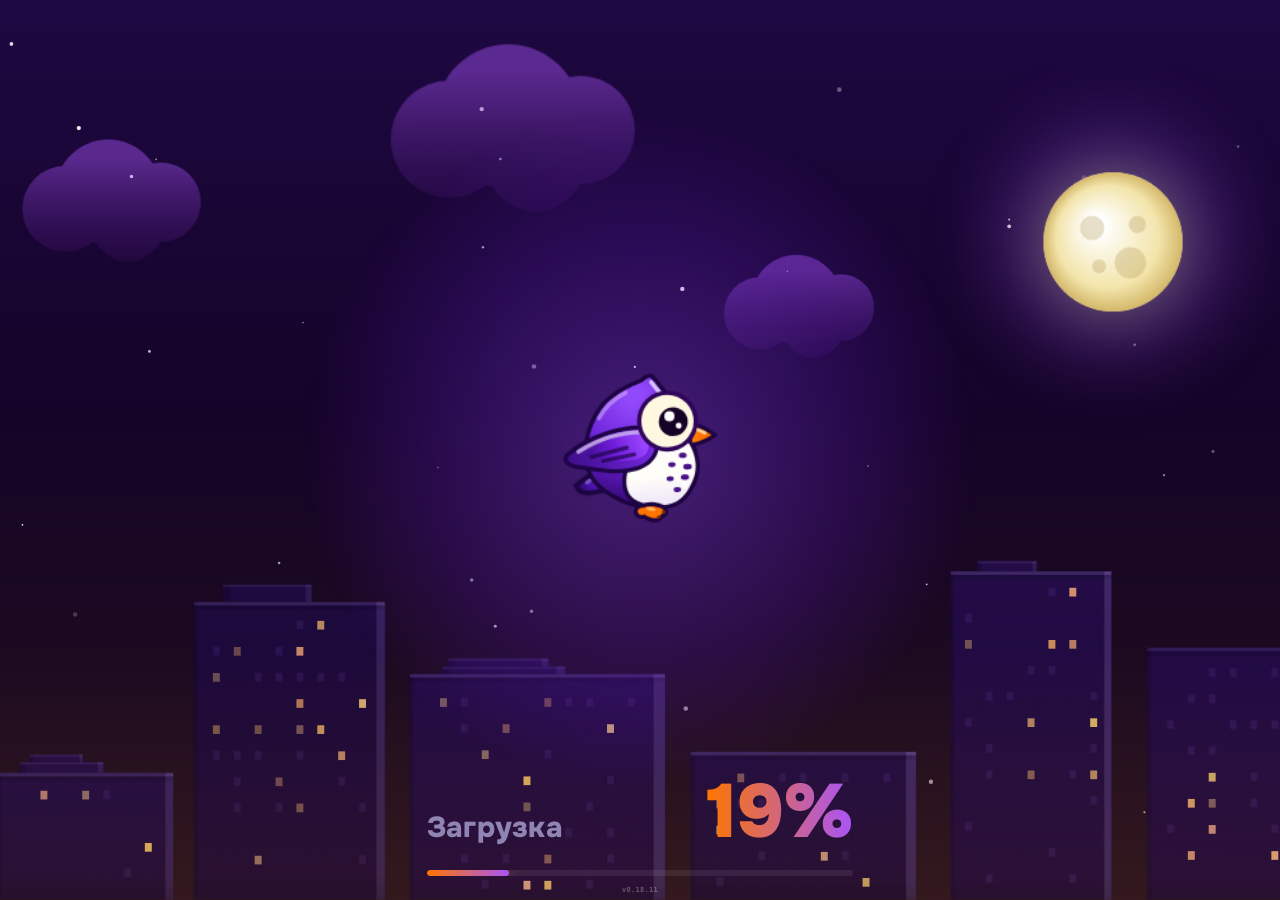
<file: index.html>
<!doctype html>
<html lang="ru">
<head>
<meta charset="utf-8">
<meta name="viewport" content="width=device-width, initial-scale=1, viewport-fit=cover">
<title>BUBOGAME</title>
<meta name="theme-color" content="#140326">
<link rel="manifest" href="manifest.webmanifest">
<link rel="icon" type="image/png" href="icons/icon-192.png?v=8">
<link rel="apple-touch-icon" href="icons/apple-touch-icon.png?v=8">
<style>html,body{margin:0;height:100%;background:#07010f}</style>
</head>
<body>
<script>
// Постоянная ссылка: этот файл не меняется. Номер версии берём из version.json (без кэша) и грузим актуальный app.html.
(function () {
    if ('serviceWorker' in navigator) { try { navigator.serviceWorker.register('sw.js').catch(function () {}); } catch (e) {} }   // чтобы игру можно было установить как приложение
    fetch('version.json?t=' + Date.now(), { cache: 'no-store' })
        .then(function (r) { if (!r.ok) throw new Error('version ' + r.status); return r.json(); })
        .then(function (j) {
            return fetch('app.html?v=' + encodeURIComponent(j.v), { cache: 'no-store' })
                .then(function (r) { if (!r.ok) throw new Error('app ' + r.status); return r.text(); });
        })
        .then(function (html) { document.open(); document.write(html); document.close(); })
        .catch(function (e) { document.body.textContent = 'Ошибка загрузки: ' + e.message; });
})();
</script>
</body>
</html>
</file>
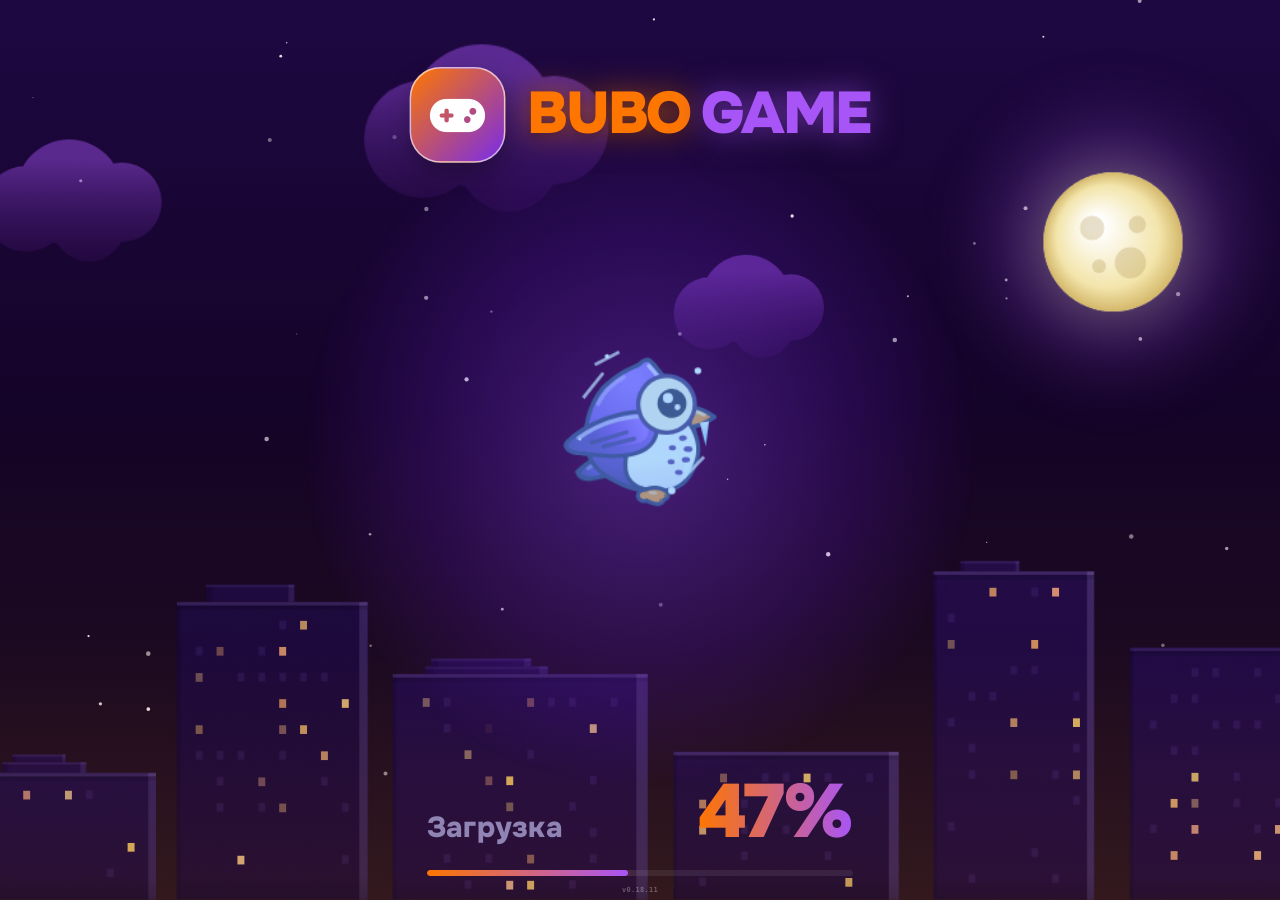
<file: app.html>
<!DOCTYPE html>
<html lang="ru">
<head>
    <meta http-equiv="Cache-Control" content="no-cache, no-store, must-revalidate">
    <meta http-equiv="Pragma" content="no-cache">
    <meta charset="UTF-8">
    <meta name="color-scheme" content="only light">
    <meta name="supported-color-schemes" content="only light">
    <meta name="theme-color" content="#140326">
    <link rel="manifest" href="manifest.webmanifest">
    <link rel="icon" type="image/png" href="icons/icon-192.png?v=8">
    <link rel="apple-touch-icon" href="icons/apple-touch-icon.png?v=8">
    <meta name="viewport" content="width=device-width, initial-scale=1.0, maximum-scale=1.0, user-scalable=no">
    <title>BUBOGAME v0.18.11</title>
    <!-- Font Awesome 6 Free -->
    <link rel="stylesheet" href="css/fontawesome.css?v=0.18.11">
    <!-- Onest: локальные файлы -->
    <link rel="stylesheet" href="css/fonts.css?v=0.18.11">

    <script src="js/music-hold.js?v=0.18.11"></script>
    <link rel="stylesheet" href="css/style.css?v=0.18.11">
    
    
<link rel="stylesheet" href="css/admin.css?v=0.18.11" id="adminStyle">
    <!-- Tailwind: готовый файл стилей вместо онлайн-компилятора (тот следил за каждым изменением страницы и пересобирал стили прямо во время игры) -->
    <link rel="stylesheet" href="css/tailwind.css?v=0.18.11">
    <link rel="stylesheet" href="css/flight-quiz-bonus.css?v=0.18.11">
    <link rel="stylesheet" href="css/campaign.css?v=0.18.11">
</head>
<body class="flex items-center justify-center h-full w-full">
    <!-- ЭКРАН ЗАГРУЗКИ: свои стили (не зависят от Tailwind); логотип ставится ровно на место логотипа главного меню -->
    <link rel="stylesheet" href="css/boot.css?v=0.18.11">
    <link rel="stylesheet" href="css/features.css?v=0.18.11">
    <link rel="stylesheet" href="css/rules.css?v=0.18.11">
    <link rel="stylesheet" href="css/settings.css?v=0.18.11">
    <link rel="stylesheet" href="css/profile.css?v=0.18.11">
    <link rel="stylesheet" href="css/journey-polish.css?v=0.18.11">
    <div id="bootLoader">
        <canvas class="bl-stars" id="blStars"></canvas>
        <div class="bl-haze"></div>
        <div class="bl-logo" id="blLogo">
            <div class="bl-ico"><i class="fa-solid fa-gamepad"></i></div>
            <div class="bl-txt"><span style="color:#FE7600">BUBO</span><span style="color:#A855F7">GAME</span></div>
        </div>
        <div class="bl-owlbox"><canvas class="bl-owlcv" id="blOwlCv"></canvas></div>
        <div class="bl-foot">
            <div class="bl-prog" id="blProg">
                <div class="bl-row"><div class="bl-name" id="blLabel">Загрузка</div><div class="bl-pct" id="blPct">0%</div></div>
                <div class="bl-bar"><div class="bl-mask" id="blFill"></div></div>
            </div>
            <div class="bl-tap" id="blGo">Тапни, чтобы продолжить</div>
        </div>
        <div id="buildTag" style="display:block;position:absolute;left:0;right:0;bottom:6px;text-align:center;pointer-events:none;user-select:none;font:600 7px/1 monospace;color:rgba(255,255,255,.3);letter-spacing:.04em">v0.18.11</div>
    </div>
    <div id="menuHalo"><div class="mh"></div></div>   <!-- свечение совы с экрана загрузки остаётся и в главном меню -->
    <script src="js/boot.js?v=0.18.11"></script>
    <div id="gameContainer" class="relative w-full h-full max-w-md max-h-[920px] aspect-[9/16] shadow-2xl overflow-hidden flex flex-col justify-between bg-[#140326]">
        <!-- СТАРТОВЫЙ ЭКРАН / ГЛАВНОЕ МЕНЮ -->
        <div id="startScreen" class="absolute inset-0 z-30 flex flex-col justify-between p-3 bg-[#140326]/20 overflow-y-auto custom-scroll">
            <div id="menuCoins" title="Монеты"><i class="fa-solid fa-coins mc-coin"></i><i class="mc-tw" style="left:7px;top:4px;--s:7px;--d:0s">✦</i><i class="mc-tw" style="left:27px;top:24px;--s:6px;--d:1.3s">✦</i><span id="menuCoinsN">0</span></div>
            <button id="openRouletteBtn" class="rw-menu-btn h-9 w-9 rounded-xl bg-[#1d0936]/90 border border-[#782CE9]/60 text-purple-200 hover:text-white flex items-center justify-center shadow-lg transition-all active:scale-95 shrink-0" title="Рулетка призов">
                <i class="fa-solid fa-dice text-xs"></i>
                <span id="rwMenuBadge" class="rw-badge hidden">0</span>
            </button>
            <button id="openQuizBtn" class="rw-menu-btn h-9 w-9 rounded-xl bg-[#1d0936]/90 border border-[#782CE9]/60 text-purple-200 hover:text-white flex items-center justify-center shadow-lg transition-all active:scale-95 shrink-0" title="Вопросы">
                <i class="fa-solid fa-comments text-xs"></i>
            </button>
            <button id="openShopBtn" class="rw-menu-btn h-9 w-9 rounded-xl bg-[#1d0936]/90 border border-[#782CE9]/60 text-purple-200 hover:text-white flex items-center justify-center shadow-lg transition-all active:scale-95 shrink-0" title="Лавка">
                <i class="fa-solid fa-store text-xs"></i>
            </button>
            <button id="openAdminBtn" class="rw-menu-btn h-9 w-9 rounded-xl bg-[#1d0936]/90 border border-[#782CE9]/60 text-purple-200 hover:text-white flex items-center justify-center shadow-lg transition-all active:scale-95 shrink-0" title="Админка">
                <i class="fa-solid fa-sliders text-xs"></i>
            </button>
            
            <div class="menu-logo-wrap px-1 w-full flex items-center justify-center">
                <div class="flex items-center space-x-2.5 filter drop-shadow-[0_2px_20px_rgba(254,118,0,0.65)]">
                    <div class="w-14 h-14 rounded-2xl bg-gradient-to-br from-[#FE7600] to-[#782CE9] flex items-center justify-center shadow-lg border border-white/30 shrink-0">
                        <i class="fa-solid fa-gamepad text-white text-2xl"></i>
                    </div>
                    <div class="text-[30px] sm:text-[36px] tracking-tight font-black leading-none flex items-center space-x-1.5">
                        <span class="text-[#FE7600] font-black">BUBO</span>
                        <span class="text-[#A855F7] font-black">GAME</span>
                    </div>
                </div>
            </div>

            <div class="w-full space-y-2 py-1">
                <div id="statsCard" class="hidden glass-panel-menu border-[#FE7600]/45 rounded-2xl p-3.5 shadow-xl text-left space-y-2">
                    <div id="menuDiffCard" class="diff-card hidden space-y-1">
                        <div class="flex justify-between items-center text-[10px] font-black text-purple-200">
                            <div class="flex items-center space-x-1 text-cyan-400 uppercase tracking-tight">
                                <i class="fa-solid fa-gauge-high text-[10px]"></i>
                                <span>СЛОЖНОСТЬ: <strong id="menuDiffLabel" class="diff-label text-emerald-400 font-black">СУПЕРЛАЙТ</strong></span>
                            </div>
                        </div>
                        <div class="diff-bar" data-prefix="menu"></div>
                    </div>
                    <div class="grid grid-cols-2 gap-2 text-purple-200">
                        <div class="bg-[#140326]/80 px-2.5 py-1 rounded-xl border border-purple-900/50 flex justify-between items-center whitespace-nowrap">
                            <span class="text-[11px] font-bold" style="color:#FE7600">Вопросы:</span>
                            <span id="menuScore" class="text-[13px] font-black ml-1" style="color:#FE7600">0</span>
                        </div>
                        <div class="bg-[#140326]/80 px-2.5 py-1 rounded-xl border border-purple-900/50 flex justify-between items-center whitespace-nowrap">
                            <span class="text-[11px] font-bold" style="color:#A855F7">Темы:</span>
                            <span id="menuTokens" class="text-[13px] font-black ml-1" style="color:#A855F7">0 / 100</span>
                        </div>
                    </div>
                    <div class="district-collection-grid grid gap-1 pt-1 pb-0.5">
                        <div id="menu-badge-kino" class="collection-badge-slot rounded-xl bg-[#140326]/90 border border-white/10 flex flex-col items-center justify-between">
                            <i id="menu-icon_kino" class="fa-solid fa-film text-gray-500 text-[12px] leading-none"></i>
                            <span class="collection-theme-label text-[6px] text-gray-400 font-black leading-none">Кино</span>
                            <span id="menu-cnt_kino" class="text-[8px] text-gray-300 font-black leading-none">0/10</span>
                        </div>
                        <div id="menu-badge-series" class="collection-badge-slot rounded-xl bg-[#140326]/90 border border-white/10 flex flex-col items-center justify-between">
                            <i id="menu-icon_series" class="fa-solid fa-clapperboard text-gray-500 text-[12px] leading-none"></i>
                            <span class="collection-theme-label text-[6px] text-gray-400 font-black leading-none">Сериалы</span>
                            <span id="menu-cnt_series" class="text-[8px] text-gray-300 font-black leading-none">0/10</span>
                        </div>
                        <div id="menu-badge-cartoons" class="collection-badge-slot rounded-xl bg-[#140326]/90 border border-white/10 flex flex-col items-center justify-between">
                            <i id="menu-icon_cartoons" class="fa-solid fa-paw text-gray-500 text-[12px] leading-none"></i>
                            <span class="collection-theme-label text-[6px] text-gray-400 font-black leading-none">Мультики</span>
                            <span id="menu-cnt_cartoons" class="text-[8px] text-gray-300 font-black leading-none">0/10</span>
                        </div>
                        <div id="menu-badge-music" class="collection-badge-slot rounded-xl bg-[#140326]/90 border border-white/10 flex flex-col items-center justify-between">
                            <i id="menu-icon_music" class="fa-solid fa-gamepad text-gray-500 text-[12px] leading-none"></i>
                            <span class="collection-theme-label text-[6px] text-gray-400 font-black leading-none">Игры</span>
                            <span id="menu-cnt_music" class="text-[8px] text-gray-300 font-black leading-none">0/20</span>
                        </div>
                        <div id="menu-badge-fun" class="collection-badge-slot rounded-xl bg-[#140326]/90 border border-white/10 flex flex-col items-center justify-between">
                            <i id="menu-icon_fun" class="fa-solid fa-face-laugh-squint text-gray-500 text-[12px] leading-none"></i>
                            <span class="collection-theme-label text-[6px] text-gray-400 font-black leading-none">Мемы</span>
                            <span id="menu-cnt_fun" class="text-[8px] text-gray-300 font-black leading-none">0/20</span>
                        </div>

                    </div>
                </div>

                <div id="menuGoalCard" class="relative glass-panel-menu border-[#782CE9]/60 rounded-2xl p-3.5 shadow-xl text-left space-y-2">
                    <div class="flex items-center space-x-2 text-[12px] uppercase tracking-wider text-[#FE7600] font-black">
                        <i class="fa-solid fa-bullseye text-sm" aria-hidden="true"></i>
                        <span class="font-black">Цель полёта</span>
                    </div>
                    <p class="text-[11px] text-purple-100 leading-snug font-medium"><span id="menuGoalText"></span></p>
                </div>
            </div>

            <div class="w-full space-y-2 pt-1 pb-1">
                <div class="grid grid-cols-2 gap-2">
                    <button id="openRulesBtn" class="w-full py-3 rounded-2xl bg-[#240a42]/80 hover:bg-[#2d0e52] border border-[#FE7600]/40 text-purple-200 text-[11px] flex items-center justify-center space-x-1.5 transition-all shadow-md active:scale-95 font-black">
                        <i class="fa-solid fa-circle-question text-[#FE7600] text-xs"></i>
                        <span class="font-black">ПРАВИЛА</span>
                    </button>
                    <button id="openSettingsBtn" class="w-full py-3 rounded-2xl bg-[#240a42]/80 hover:bg-[#2d0e52] border border-[#A855F7]/45 text-purple-200 text-[11px] flex items-center justify-center space-x-1.5 transition-all shadow-md active:scale-95 font-black">
                        <i class="fa-solid fa-gear text-[#A855F7] text-xs"></i>
                        <span class="font-black">НАСТРОЙКИ</span>
                    </button>
                </div>

                <button id="campaignStartBtn" class="btn-bubo w-full py-2 px-3 rounded-2xl flex flex-col items-center justify-center active:scale-95 transition-all" type="button">
                    <span class="flex items-center space-x-2">
                        <i class="fa-solid fa-play text-[11px] text-white" aria-hidden="true"></i>
                        <span id="startBtnLabel" class="text-[15px] font-black tracking-wider uppercase text-white">Пройти обучение</span>
                    </span>
                    <span id="campaignStartAttempts" class="text-[11px] font-bold text-white mt-0.5 tracking-tight">3 трубы · без расхода попыток</span>
                </button>
                <button id="resetProgressBtn" class="hidden btn-secondary w-full py-2.5 rounded-2xl text-[11px] uppercase tracking-wider flex items-center justify-center space-x-2 font-black">
                    <i class="fa-solid fa-rotate-left text-xs"></i>
                    <span class="font-black">ЗАНОВО</span>
                </button>
            </div>
        </div>

        <!-- ИГРОВОЙ ХОД И ИГРОВОЙ ЭКРАН -->
        <div id="topHud" class="hidden absolute top-3 left-3.5 right-3.5 z-20 flex justify-between items-center pointer-events-none">
            <div class="flex items-center space-x-1.5 pointer-events-auto">
                <button id="homeBtn" class="h-9 w-9 rounded-xl bg-[#1d0936]/90 border border-[#782CE9]/60 text-purple-200 hover:text-white flex items-center justify-center shadow-lg transition-all active:scale-95 shrink-0">
                    <i class="fa-solid fa-pause text-[14px]"></i>
                </button>
                <button id="musicToggleBtn" class="h-9 w-9 rounded-xl bg-[#1d0936]/90 border border-[#782CE9]/60 text-purple-200 hover:text-white flex items-center justify-center shadow-lg transition-all active:scale-95 relative shrink-0">
                    <i id="musicToggleIcon" class="fa-solid fa-music text-xs"></i>
                    <i id="musicMuteSlash" class="fa-solid fa-slash absolute text-red-400 text-xs hidden"></i>
                </button>
            </div>

            <div id="topHudStats" class="flex items-center space-x-1.5">
                <div id="scoreBadge" class="h-9 bg-[#1d0936]/90 border border-[#FE7600]/60 px-2.5 rounded-xl flex items-center space-x-1.5 shadow-lg backdrop-blur-md justify-center transition-all shrink-0">
                    <i id="scoreIcon" class="fa-solid fa-circle-question text-[#FE7600] text-[12px] shrink-0"></i>
                    <span id="scoreVal" class="text-white text-[10px] font-black">0</span>
                </div>
                <div id="staminaBadge" class="h-9 w-[70px] bg-[#1d0936]/90 border border-[#22c55e]/60 px-2 rounded-xl flex items-center space-x-1.5 shadow-lg backdrop-blur-md justify-center transition-all shrink-0">
                    <i id="staminaIcon" class="fa-solid fa-feather-pointed text-[#22c55e] text-[12px] shrink-0"></i>
                    <span id="staminaVal" class="text-white text-[10px] font-black">100%</span>
                </div>
                <div id="livesContainer" class="h-9 bg-[#1d0936]/90 border border-red-500/60 px-[10px] rounded-xl flex items-center space-x-1 shadow-lg backdrop-blur-md justify-center transition-all shrink-0">
                    <div class="w-3.5 h-3.5 flex items-center justify-center shrink-0"><i class="fa-solid fa-heart text-red-500 text-[12px]"></i></div>
                    <div class="w-3.5 h-3.5 flex items-center justify-center shrink-0"><i class="fa-solid fa-heart text-red-500 text-[12px]"></i></div>
                    <div class="w-3.5 h-3.5 flex items-center justify-center shrink-0"><i class="fa-solid fa-heart text-red-500 text-[12px]"></i></div>
                    <div class="w-3.5 h-3.5 flex items-center justify-center shrink-0"><i class="fa-solid fa-heart text-[12px]" style="color: rgba(196, 167, 255, 0.2)"></i></div>
                    <div class="w-3.5 h-3.5 flex items-center justify-center shrink-0"><i class="fa-solid fa-heart text-[12px]" style="color: rgba(196, 167, 255, 0.2)"></i></div>
                </div>
            </div>
        </div>

        <div id="buffBar" style="z-index:25" class="absolute top-14 left-3.5 z-15 flex flex-col items-start space-y-1 pointer-events-none transition-all duration-300">
        </div>

        <canvas id="gameCanvas" class="w-full h-full"></canvas>
        <section id="campaignHUD" aria-label="Прогресс похода" hidden>
            <div class="camp-hud-row"><strong id="campaignHudTitle"></strong><b id="campaignHudGates"></b></div>
            <div class="camp-meter" id="campaignProgress" role="progressbar" aria-label="Пройдено труб"><span></span></div>
            <div class="camp-hud-row camp-hud-detail"><span id="campaignHudHint"></span><span id="campaignHudTopics" hidden></span><span id="campaignHudPower" hidden></span></div>
        </section>

        <div id="tapToStartMsg" class="hidden absolute inset-0 z-25 flex items-center justify-center pointer-events-none transition-opacity duration-300">
            <div class="glass-panel border-[#FE7600] px-5 py-2.5 rounded-2xl shadow-[0_0_24px_rgba(254,118,0,0.65)] flex items-center space-x-2.5 animate-bounce">
                <i class="fa-solid fa-hand-pointer text-[#FE7600] text-sm"></i>
                <span id="tapToStartLabel" class="text-white text-xs font-black uppercase tracking-wider">ТАПНИ, ЧТОБЫ ЛЕТЕТЬ!</span>
            </div>
        </div>

        <div id="hudFxLayer" class="absolute inset-0 pointer-events-none z-35 overflow-hidden"></div>

        <div id="bottomHud" class="hidden absolute left-3.5 right-3.5 bottom-3.5 z-20 space-y-2">
            <div id="diffCard" class="diff-card glass-panel border-[#782CE9]/60 rounded-2xl p-2 shadow-xl space-y-1">
                <div class="flex justify-between items-center text-[8px] font-black text-purple-200">
                    <div class="flex items-center space-x-1 text-cyan-400 uppercase tracking-tight">
                        <i class="fa-solid fa-gauge-high text-[8px]"></i>
                        <span>СЛОЖНОСТЬ: <strong id="diffLabel" class="diff-label text-emerald-400 font-black">СУПЕРЛАЙТ</strong></span>
                    </div>
                    <div id="diffPercent" class="text-purple-300 font-black">0%</div>
                </div>
                <div class="diff-bar" data-prefix=""></div>
            </div>

            <div class="glass-panel border-[#782CE9]/60 rounded-2xl p-2 shadow-2xl space-y-1">
                <div class="flex justify-between items-center text-[8px] font-black text-purple-200 border-b border-[#782CE9]/30 pb-1 px-0.5 whitespace-nowrap overflow-hidden">
                    <div class="flex items-center space-x-1 text-[#FE7600] uppercase tracking-tight shrink-0">
                        <i class="fa-solid fa-trophy text-[8px]"></i>
                        <span class="truncate font-black">ВАША КОЛЛЕКЦИЯ ТЕМ</span>
                    </div>
                    <div id="attemptsBadge" class="flex items-center space-x-1 text-purple-300 uppercase tracking-tight shrink-0 ml-1">
                        <i class="fa-solid fa-rotate-right text-[8px] text-[#FE7600]"></i>
                        <span class="font-black">ПОПЫТКИ: <strong id="attemptsVal" class="font-black" style="color:#FE7600">2</strong></span>
                    </div>
                </div>

                <div class="district-collection-grid grid gap-1 pt-0.5 pb-0.5">
                    <div id="badge-kino" class="collection-badge-slot rounded-xl bg-[#140326]/90 border border-white/10 flex flex-col items-center justify-between transition-all duration-300">
                        <i id="icon_kino" class="fa-solid fa-film text-gray-500 text-[12px] leading-none"></i>
                        <span id="label_kino" class="collection-theme-label text-[6px] text-gray-400 font-black leading-none">Кино</span>
                        <span id="cnt_kino" class="text-[8px] text-gray-300 font-black leading-none">0/10</span>
                    </div>
                    <div id="badge-series" class="collection-badge-slot rounded-xl bg-[#140326]/90 border border-white/10 flex flex-col items-center justify-between transition-all duration-300">
                        <i id="icon_series" class="fa-solid fa-clapperboard text-gray-500 text-[12px] leading-none"></i>
                        <span id="label_series" class="collection-theme-label text-[6px] text-gray-400 font-black leading-none">Сериалы</span>
                        <span id="cnt_series" class="text-[8px] text-gray-300 font-black leading-none">0/10</span>
                    </div>
                    <div id="badge-cartoons" class="collection-badge-slot rounded-xl bg-[#140326]/90 border border-white/10 flex flex-col items-center justify-between transition-all duration-300">
                        <i id="icon_cartoons" class="fa-solid fa-paw text-gray-500 text-[12px] leading-none"></i>
                        <span id="label_cartoons" class="collection-theme-label text-[6px] text-gray-400 font-black leading-none">Мультики</span>
                        <span id="cnt_cartoons" class="text-[8px] text-gray-300 font-black leading-none">0/10</span>
                    </div>
                    <div id="badge-music" class="collection-badge-slot rounded-xl bg-[#140326]/90 border border-white/10 flex flex-col items-center justify-between transition-all duration-300">
                        <i id="icon_music" class="fa-solid fa-gamepad text-gray-500 text-[12px] leading-none"></i>
                        <span id="label_music" class="collection-theme-label text-[6px] text-gray-400 font-black leading-none">Игры</span>
                        <span id="cnt_music" class="text-[8px] text-gray-300 font-black leading-none">0/20</span>
                    </div>
                    <div id="badge-fun" class="collection-badge-slot rounded-xl bg-[#140326]/90 border border-white/10 flex flex-col items-center justify-between transition-all duration-300">
                        <i id="icon_fun" class="fa-solid fa-face-laugh-squint text-gray-500 text-[12px] leading-none"></i>
                        <span id="label_fun" class="collection-theme-label text-[6px] text-gray-400 font-black leading-none">Мемы</span>
                        <span id="cnt_fun" class="text-[8px] text-gray-300 font-black leading-none">0/20</span>
                    </div>

                </div>
            </div>
        </div>
    </div>

    <!-- МОДАЛЬНОЕ ОКНО ПРАВИЛ -->
        <!-- АДМИНКА: настройки игры -->
        <div id="adminModal" class="hidden">
            <div class="adm-panel">
                <div class="adm-head">
                    <div class="adm-title"><i class="fa-solid fa-sliders"></i><span>Админка</span></div>
                    <button id="admClose" class="adm-x" aria-label="Закрыть"><i class="fa-solid fa-xmark"></i></button>
                </div>
                <div id="admTabs" class="adm-tabs"></div>
                <div id="admBody" class="adm-body"></div>
                <div class="adm-resets"><b>Сбросить</b>
                    <button id="admAttBtn" type="button" style="--c:#22C55E"><i class="fa-solid fa-rotate-left"></i><span>ПРОГРЕСС</span></button>
                    <button id="admCfgBtn" type="button" style="--c:#FE7600"><i class="fa-solid fa-sliders"></i><span>АДМИНКА</span></button>
                    <button id="admAllBtn" type="button" style="--c:#F43F5E"><i class="fa-solid fa-power-off"></i><span>ВСЁ</span></button>
                </div>
                <div class="adm-foot">
                    <button id="admReset" class="adm-btn adm-btn-2"><i class="fa-solid fa-rotate-left"></i><span>Сбросить</span></button>
                    <button id="admDone" class="adm-btn adm-btn-1">Сохранить</button>
                </div>
            </div>
        </div>

    <div id="rulesModal" class="hidden">
        <div id="rlWin">
            <button id="closeRulesBtn" type="button" class="win-x" aria-label="Закрыть"><i class="fa-solid fa-xmark"></i></button>
            <div class="ru-head"><div class="ru-emb"><div class="ru-glow"></div><div class="ru-ring"></div><div class="ru-core"><i class="fa-solid fa-book-open"></i></div><i class="ru-tw" style="left:calc(50% + -46px - 4.0px);top:calc(50% + -16px - 4.0px);--s:8px;--d:0s">✦</i><i class="ru-tw" style="left:calc(50% + 48px - 3.5px);top:calc(50% + 10px - 3.5px);--s:7px;--d:0.9s">✦</i><i class="ru-tw" style="left:calc(50% + 32px - 3.0px);top:calc(50% + -38px - 3.0px);--s:6px;--d:1.7s">✦</i></div>
                <div class="ru-title"><b>ПРАВИЛА</b><span>Всё, что есть в игре, — по разделам</span></div></div>
            <div class="ru-tabs" id="ruTabs" role="tablist"></div>
            <div class="ru-body"><div class="ru-scroll" id="ruScroll"><div class="ru-pane" id="ruPane"></div></div><i class="ru-sb"></i></div>
            <div class="ru-btns">
                <button id="understoodRulesBtn" type="button" class="btn-bubo ru-btn"><i class="fa-solid fa-play"></i><span id="understoodRulesLabel">ПОНЯТНО, К ОБУЧЕНИЮ</span></button>
                <button id="rulesBackBtn" type="button" class="ru-btn sec" onclick="event.stopPropagation(); document.getElementById('closeRulesBtn').click();"><i class="fa-solid fa-house"></i>В ГЛАВНОЕ МЕНЮ</button>
            </div>
        </div>
    </div>

    <!-- МОДАЛЬНОЕ ОКНО НАСТРОЕК -->
    <div id="settingsModal" class="hidden absolute inset-0 z-40 flex items-center justify-center p-3 sm:p-4 bg-[#140326]/20 backdrop-blur-[7px]">
        <div id="stWin" class="glass-panel">
            <button id="closeSettingsBtn" type="button" class="st-x" aria-label="Закрыть"><i class="fa-solid fa-xmark"></i></button>
            <div class="st-top">
                <div class="st-emb"><div class="st-glow"></div><div class="st-ring"></div><div class="st-core"><i class="fa-solid fa-gear"></i></div>
                    <i class="st-tw" style="left:6px;top:20px;--s:9px;--d:0s">✦</i><i class="st-tw" style="right:2px;top:34px;--s:7px;--d:.9s">✦</i><i class="st-tw" style="right:18px;top:2px;--s:6px;--d:1.7s">✦</i></div>
                <div class="st-title"><b>НАСТРОЙКИ</b><span>Звук, графика и управление</span></div>
            </div>

            <div class="st-scroll custom-scroll">
                <!-- Музыка -->
                <div class="st-row" style="--c:#FE7600">
                    <div class="st-line">
                        <span class="st-lbl"><span class="st-ic"><i class="fa-solid fa-music"></i></span>Музыка</span>
                        <button id="settingsMusicToggle" type="button" class="st-sw w-11 h-6 rounded-full bg-[#782CE9] p-1 flex items-center transition-colors"><div id="settingsMusicThumb" class="w-4 h-4 rounded-full bg-white transform translate-x-5 transition-transform"></div></button>
                    </div>
                    <div class="st-sub"><span>Громкость музыки</span><b id="musicVolLabel">38%</b></div>
                    <input id="musicVolumeSlider" type="range" min="0" max="100" value="38" class="st-range">
                </div>

                <!-- Звуки игры -->
                <div class="st-row" style="--c:#00D2FF">
                    <div class="st-line">
                        <span class="st-lbl"><span class="st-ic"><i class="fa-solid fa-volume-high"></i></span>Звуки игры</span>
                        <button id="settingsSfxToggle" type="button" class="st-sw w-11 h-6 rounded-full bg-[#782CE9] p-1 flex items-center transition-colors"><div id="settingsSfxThumb" class="w-4 h-4 rounded-full bg-white transform translate-x-5 transition-transform"></div></button>
                    </div>
                    <div class="st-sub"><span>Громкость звуков</span><b id="sfxVolLabel">100%</b></div>
                    <input id="sfxVolumeSlider" type="range" min="0" max="100" value="100" class="st-range">
                </div>

                <!-- Вибрация -->
                <div class="st-row" style="--c:#22C55E">
                    <div class="st-line">
                        <span class="st-lbl"><span class="st-ic"><i class="fa-solid fa-mobile-screen-button"></i></span>Виброотдача</span>
                        <button id="settingsVibeToggle" type="button" class="st-sw w-11 h-6 rounded-full bg-[#782CE9] p-1 flex items-center transition-colors"><div id="settingsVibeThumb" class="w-4 h-4 rounded-full bg-white transform translate-x-5 transition-transform"></div></button>
                    </div>
                </div>

                <!-- Расположение верхней панели в игре -->
                <div class="st-row" style="--c:#F43F5E">
                    <div class="st-line">
                        <span class="st-lbl"><span class="st-ic"><i class="fa-solid fa-heart"></i></span>Где жизни в игре</span>
                    </div>
                    <div class="st-side">
                        <span id="hudSideL" class="font-black text-white">Слева</span>
                        <button id="settingsHudSwapToggle" type="button" class="st-sw w-11 h-6 rounded-full bg-[#782CE9] p-1 flex items-center transition-colors shrink-0"><div id="settingsHudSwapThumb" class="w-4 h-4 rounded-full bg-white transform translate-x-0 transition-transform"></div></button>
                        <span id="hudSideR" class="font-black text-purple-300">Справа</span>
                    </div>
                </div>

                <!-- Где таймеры эффектов (и уведомления о бонусах — с другой стороны) -->
                <div class="st-row" style="--c:#FACC15">
                    <div class="st-line">
                        <span class="st-lbl"><span class="st-ic"><i class="fa-solid fa-stopwatch"></i></span>Где таймеры эффектов</span>
                    </div>
                    <div class="st-side">
                        <span id="timerSideL" class="font-black text-white">Слева</span>
                        <button id="settingsTimerSideToggle" type="button" class="st-sw w-11 h-6 rounded-full bg-[#782CE9] p-1 flex items-center transition-colors shrink-0"><div id="settingsTimerSideThumb" class="w-4 h-4 rounded-full bg-white transform translate-x-0 transition-transform"></div></button>
                        <span id="timerSideR" class="font-black text-purple-300">Справа</span>
                    </div>
                </div>

                <!-- Где кнопки запаса эффектов (щит, ускорение, замедление, ШАЗАМ из лавки) -->
                <div class="st-row" style="--c:#4ADE80">
                    <div class="st-line">
                        <span class="st-lbl"><span class="st-ic"><i class="fa-solid fa-shield-halved"></i></span>Где кнопки запаса</span>
                    </div>
                    <div class="st-side">
                        <span id="invSideL" class="font-black text-white">Слева</span>
                        <button id="settingsInvSideToggle" type="button" class="st-sw w-11 h-6 rounded-full bg-[#782CE9] p-1 flex items-center transition-colors shrink-0"><div id="settingsInvSideThumb" class="w-4 h-4 rounded-full bg-white transform translate-x-0 transition-transform"></div></button>
                        <span id="invSideR" class="font-black text-purple-300">Справа</span>
                    </div>
                </div>

                <!-- Графика -->
                <div class="st-row" style="--c:#A855F7">
                    <div class="st-line">
                        <span class="st-lbl"><span class="st-ic"><i class="fa-solid fa-display"></i></span>Графика</span>
                        <b id="gfxLabel" class="st-val">Авто</b>
                    </div>
                    <input id="gfxSlider" type="range" min="0" max="3" step="1" value="0" class="st-range" aria-label="Качество графики">
                    <div class="st-ticks">
                        <span class="gfx-tick" data-q="auto">Авто</span>
                        <span class="gfx-tick" data-q="low">Низкая</span>
                        <span class="gfx-tick" data-q="medium">Средняя</span>
                        <span class="gfx-tick" data-q="high">Высокая</span>
                    </div>
                    <div id="gfxHint" class="st-hint">Подбираем качество по устройству</div>
                </div>

                <!-- Полноэкранный режим (в установленном приложении скрыт) -->
                <div id="stFsRow" class="st-row" style="--c:#C084FC">
                    <div class="st-line">
                        <span class="st-lbl"><span class="st-ic"><i class="fa-solid fa-expand"></i></span>На весь экран</span>
                        <button id="fullscreenBtn" type="button" class="st-sw w-11 h-6 rounded-full bg-[#782CE9] p-1 flex items-center transition-colors"><div id="fullscreenThumb" class="w-4 h-4 rounded-full bg-white transform translate-x-0 transition-transform"></div></button>
                    </div>
                </div>
            </div>

            <div class="st-btns">
                <button id="saveSettingsBtn" type="button" class="st-btn st-save" disabled><i class="fa-solid fa-check"></i><span id="saveSettingsLabel">СОХРАНИТЬ</span></button>
                <button id="settingsBackBtn" type="button" class="st-btn sec" onclick="event.stopPropagation(); document.getElementById('closeSettingsBtn').click();"><i class="fa-solid fa-house"></i>В ГЛАВНОЕ МЕНЮ</button>
            </div>
        </div>
    </div>

    <dialog id="journeyPicker" aria-labelledby="journeyPickerTitle">
        <div class="journey-picker-content">
            <header class="journey-picker-header">
                <button id="journeyPickerClose" type="button" aria-label="Закрыть карту"><span class="st-x" aria-hidden="true"><i class="fa-solid fa-xmark"></i></span></button>
                <span class="journey-picker-symbol" aria-hidden="true"><i class="fa-solid fa-map"></i></span>
                <h2 id="journeyPickerTitle">Карта районов</h2>
                <p id="journeyPickerProgress"></p>
            </header>
            <figure class="journey-picker-preview">
                <img id="journeyPickerImage" width="640" height="400" alt="" decoding="async" fetchpriority="high">
                <span id="journeyPickerLevelStatus"></span>
                <figcaption>
                    <strong id="journeyPickerLevelName"></strong>
                    <p id="journeyPickerTopics"></p>
                </figcaption>
            </figure>
            <div id="journeyPickerScroll">
                <ol id="journeyPickerLevels" class="journey-picker-levels"></ol>
            </div>
            <footer class="journey-picker-footer">
                <p id="journeyPickerHint" aria-live="polite"></p>
                <button id="journeyPickerStart" class="btn-bubo w-full py-2 px-3 rounded-2xl flex items-center justify-center active:scale-95 transition-all" type="button">
                    <span class="flex items-center space-x-2">
                        <i class="fa-solid fa-play text-[11px] text-white" aria-hidden="true"></i>
                        <span id="journeyPickerStartLabel" class="text-[15px] font-black tracking-wider uppercase text-white">В полёт</span>
                    </span>
                </button>
                <button id="journeyPickerReturn" class="btn-secondary rounded-2xl" type="button" hidden><i class="fa-solid fa-arrow-left" aria-hidden="true"></i>К текущему району</button>
            </footer>
        </div>
    </dialog>

    <div id="campaignResult" hidden>
        <section id="campaignResultCard" role="dialog" aria-modal="true" aria-labelledby="campaignResultTitle">
            <div class="camp-result-icon" aria-hidden="true"><i class="fa-solid fa-flag-checkered"></i></div>
            <div class="camp-result-copy">
                <h2 id="campaignResultTitle"></h2>
                <p id="campaignResultMessage"></p>
            </div>
            <div id="campaignReward" class="camp-rewards" hidden></div>
            <p id="campaignTopicSummary" class="camp-topic-summary" hidden></p>
            <p id="campaignAttemptDetail" class="camp-attempt-detail" hidden></p>
            <div class="camp-result-actions">
                <button id="campaignResultNext" class="btn-bubo camp-main" type="button" hidden></button>
                <button id="campaignSecondWindConfirm" class="camp-alt" type="button" hidden>Отменить покупку</button>
                <button id="campaignResultSkill" class="camp-alt camp-skill" type="button" hidden><i class="fa-solid fa-graduation-cap" aria-hidden="true"></i><span id="campaignResultSkillLabel">Выбрать навык</span></button>
                <button id="campaignResultQuiz" class="camp-alt camp-question" type="button" hidden><i class="fa-solid fa-comments" aria-hidden="true"></i>Вопросы дня</button>
                <button id="campaignResultHome" class="camp-alt" type="button">В главное меню</button>
            </div>
        </section>
    </div>

    <!-- ЭКРАН ПОРАЖЕНИЯ -->
    <div id="gameOverModal" class="hidden absolute inset-0 z-40 flex items-center justify-center p-4 bg-[#140326]/20 backdrop-blur-[7px] text-center">
        <div id="goWin">
            <div class="go-top">
                <div class="go-emb"><div class="go-glow"></div><div class="go-ring"></div><div class="go-core"><i id="goIcon" class="fa-solid fa-heart-crack"></i></div><i class="go-tw" style="left:4px;top:18px;--s:9px;--d:0s">✦</i><i class="go-tw" style="right:2px;top:30px;--s:7px;--d:.8s">✦</i><i class="go-tw" style="left:16px;bottom:6px;--s:6px;--d:1.5s">✦</i></div>
                <div class="go-title"><b id="gameOverTitle">ПОПЫТКА ПОТЕРЯНА</b><span id="gameOverSubtext">Списана 1 попытка</span></div>
            </div>

            <div class="go-reason"><div class="go-ri"><i class="fa-solid fa-skull-crossbones"></i></div><div><span class="go-reason-k">ПРИЧИНА</span><span id="gameOverReason">Сова врезалась в трубу.</span></div></div>

            <div class="go-stats">
                <div class="go-st" style="--c:#FE7600"><i class="fa-solid fa-rotate-right"></i><b id="finalAttempts">1</b><span>попыток</span></div>
                <div class="go-st" style="--c:#A855F7"><i class="fa-solid fa-layer-group"></i><b id="finalTokens">0 / 100</b><span>собрано тем</span></div>
                <div class="go-st" style="--c:#38BDF8"><i class="fa-solid fa-circle-question"></i><b id="finalScore">0</b><span>вопросов</span></div>
            </div>

            <div id="gameOverInfo" class="go-info"></div>
            <div id="goAttemptDetail" class="camp-attempt-detail" hidden></div>

            <div class="go-btns">
                <button id="continueAttemptBtn" class="btn-bubo w-full py-3 px-3 rounded-2xl flex flex-col items-center justify-center shadow-xl active:scale-95 transition-all">
                    <div class="flex items-center space-x-2">
                        <i id="continueAttemptIcon" class="fa-solid fa-play text-sm text-white font-black"></i>
                        <span id="continueAttemptTitle" class="text-[13px] font-black tracking-wider uppercase text-white">ПРОДОЛЖИТЬ</span>
                    </div>
                    <span id="continueAttemptSub" class="text-[9.5px] font-bold text-white/85 mt-0.5 tracking-wide uppercase">ОСТАЛОСЬ ПОПЫТОК: 1</span>
                </button>
                <button id="restartFromGameOverBtn" class="hidden btn-secondary w-full py-2.5 rounded-2xl text-[11px] uppercase tracking-wider flex items-center justify-center space-x-2 font-black">
                    <i class="fa-solid fa-rotate-left text-xs font-black"></i>
                    <span class="font-black">ЗАНОВО</span>
                </button>
                <button id="gameOverOkBtn" class="hidden btn-bubo w-full py-3 rounded-2xl text-[13px] uppercase tracking-wider flex items-center justify-center space-x-2 font-black shadow-xl active:scale-95 transition-all">
                    <i class="fa-solid fa-house text-sm font-black"></i>
                    <span class="font-black">В ГЛАВНОЕ МЕНЮ</span>
                </button>
                <button id="goQuizBtn" class="camp-alt camp-question" type="button" hidden><i class="fa-solid fa-comments" aria-hidden="true"></i>Вопросы дня</button>
                <button id="goCampaignHelpBtn" class="camp-alt" type="button" hidden><i class="fa-solid fa-feather" aria-hidden="true"></i>Второе дыхание</button>
                <button id="gameOverHomeBtn" class="btn-secondary w-full py-2.5 rounded-2xl text-[11px] uppercase tracking-wider flex items-center justify-center space-x-2 font-black">
                    <i class="fa-solid fa-house text-xs font-black text-[#FE7600]"></i>
                    <span class="font-black text-white">В ГЛАВНОЕ МЕНЮ</span>
                </button>
            </div>
        </div>
    </div>

    <!-- ПОБЕДА (100% прохождение): промежуточное окно перед рулеткой, в стиле окна рулетки -->
    <div id="winModal" class="hidden absolute inset-0 z-40 flex items-center justify-center p-3 bg-[#140326]/30 backdrop-blur-[7px] text-center">
        <div id="winWindow" class="glass-panel w-full max-w-sm rounded-3xl flex flex-col shadow-2xl relative">
            <div class="win-deco" aria-hidden="true"><div class="win-blob b1"></div><div class="win-blob b2"></div></div>
            <div class="win-emblem"><div class="win-rays" aria-hidden="true"></div><div class="win-emblem-glow"></div><div class="win-cup"><i class="fa-solid fa-trophy"></i></div><i class="win-st s1">✦</i><i class="win-st s2">✦</i><i class="win-st s3">✦</i></div>
            <div class="win-title">ПОБЕДА!</div>
            <p class="win-text">Поздравляем! Вы прошли игру на <b>100%</b> и собрали <b>все темы</b>! Ваша попытка не потрачена, а весь текущий прогресс и собранные бонусы сохранены. Вы можете испытать удачу в рулетке или сразу начать новую игру с этой же попытки!</p>
            <div class="rw-spins-pill has"><div class="rw-spins-ring"><i class="fa-solid fa-dice"></i></div><div class="rw-spins-text"><span>Попыток вращения:</span><b id="vicSpinsText">1</b></div></div>
            <div class="win-btns">
                <button id="vicSpinBtn" class="btn-bubo win-spin w-full py-3.5 rounded-2xl text-[13px] uppercase tracking-wider flex items-center justify-center space-x-2 shadow-2xl font-black">
                    <i class="fa-solid fa-rocket text-sm text-white font-black"></i><span id="vicSpinLabel" class="font-black text-white">ВРАЩАТЬ РУЛЕТКУ (ДОСТУПНО: 1)</span>
                </button>
                <button id="vicNewGameBtn" class="btn-secondary w-full py-2.5 rounded-2xl text-[11px] uppercase tracking-wider font-black flex items-center justify-center space-x-2">
                    <i class="fa-solid fa-play text-xs font-black text-[#FE7600]"></i><span class="font-black text-white">НАЧАТЬ НОВУЮ ИГРУ</span>
                </button>
                <button id="vicHomeBtn" class="btn-secondary w-full py-2.5 rounded-2xl text-[11px] uppercase tracking-wider font-black flex items-center justify-center space-x-2">
                    <i class="fa-solid fa-house text-xs font-black text-[#FE7600]"></i><span class="font-black text-white">В ГЛАВНОЕ МЕНЮ</span>
                </button>
            </div>
        </div>
        <div id="vicConfetti" class="win-confetti" aria-hidden="true"></div>
    </div>

    <!-- ПОДТВЕРЖДЕНИЕ «НАЧАТЬ ЗАНОВО» -->
    <div id="resetConfirmModal" class="hidden absolute inset-0 z-50 flex items-center justify-center p-4 bg-[#140326]/40 backdrop-blur-[7px] text-center">
        <div class="glass-panel w-full max-w-xs rounded-3xl p-5 border-red-500/50 shadow-2xl space-y-3">
            <div class="rc-ico"><i class="fa-solid fa-rotate-left"></i></div>
            <h2 class="text-[18px] leading-snug text-white font-black">Вы точно хотите сбросить текущий прогресс и начать новую игру?</h2>
            <p id="resetLossIntro" class="text-[13px] text-purple-200 font-semibold">Весь текущий прогресс будет безвозвратно потерян:</p>
            <ul id="resetLossList" class="rc-list"></ul>
            <div class="grid grid-cols-2 gap-2 pt-1">
                <button id="resetYesBtn" class="btn-green py-3 rounded-2xl text-[12px] uppercase tracking-wider font-black shadow-xl">ДА</button>
                <button id="resetNoBtn" class="btn-red py-3 rounded-2xl text-[12px] uppercase tracking-wider font-black shadow-xl">НЕТ</button>
            </div>
        </div>
    </div>

    <!-- РУЛЕТКА ПРИЗОВ (окно в стиле остальных меню) -->
    <div id="rouletteModal" class="hidden absolute inset-0 z-40 flex items-center justify-center p-3 sm:p-4 bg-[#140326]/20 backdrop-blur-[7px]">
        <div id="rwWindow" class="glass-panel w-full max-w-sm rounded-3xl p-4 sm:p-5 flex flex-col border-[#782CE9]/60 shadow-2xl space-y-4 relative">
            <div class="rwp-deco" aria-hidden="true"><div class="rwp-blob b1"></div><div class="rwp-blob b2"></div><div class="rwp-ring"></div><i class="rwp-spark" style="left:30%;top:6%;--d:0.00s;--s:10px"></i><i class="rwp-spark" style="left:70%;top:6%;--d:0.37s;--s:9px"></i><i class="rwp-spark" style="left:24%;top:14%;--d:0.74s;--s:8px"></i><i class="rwp-spark" style="left:77%;top:14%;--d:1.11s;--s:11px"></i><i class="rwp-spark" style="left:33%;top:20%;--d:1.48s;--s:7px"></i><i class="rwp-spark" style="left:67%;top:20%;--d:1.85s;--s:8px"></i><i class="rwp-spark" style="left:8%;top:8%;--d:2.22s;--s:8px"></i><i class="rwp-spark" style="left:92%;top:24%;--d:0.19s;--s:8px"></i><i class="rwp-spark" style="left:12%;top:22%;--d:0.56s;--s:7px"></i><i class="rwp-spark" style="left:20%;top:4%;--d:0.93s;--s:6px"></i><i class="rwp-spark" style="left:80%;top:3%;--d:1.30s;--s:6px"></i><i class="rwp-spark" style="left:88%;top:14%;--d:1.67s;--s:7px"></i></div>
            <button id="closeRouletteBtn" class="absolute right-3 top-3 z-10 w-8 h-8 rounded-xl bg-[#782CE9]/30 hover:bg-[#782CE9]/60 text-purple-200 hover:text-white flex items-center justify-center transition-all">
                <i class="fa-solid fa-xmark text-base font-black"></i>
            </button>

            <div class="rwp-head">
                <div class="rwp-emblem"><div class="rwp-emblem-glow"></div><svg class="rwp-wheel" viewBox="0 0 100 100" aria-hidden="true"><defs><linearGradient id="rwpRim" x1="0" y1="0" x2="0" y2="1"><stop offset="0" stop-color="rgba(255,255,255,0.30)"/><stop offset="1" stop-color="rgba(255,255,255,0.08)"/></linearGradient><radialGradient id="rwpEdge" cx="50" cy="50" r="40" gradientUnits="userSpaceOnUse"><stop offset="0.72" stop-color="rgba(0,0,0,0)"/><stop offset="1" stop-color="rgba(10,2,25,0.35)"/></radialGradient><radialGradient id="rwpCoreG" cx="42%" cy="36%" r="70%"><stop offset="0" stop-color="#FFFFFF"/><stop offset="0.7" stop-color="#F1E9FF"/><stop offset="1" stop-color="#D9C9F7"/></radialGradient><linearGradient id="rwpShine" x1="0" y1="0" x2="0" y2="1"><stop offset="0" stop-color="rgba(255,255,255,0.35)"/><stop offset="1" stop-color="rgba(255,255,255,0)"/></linearGradient></defs><circle cx="50" cy="50" r="49" fill="url(#rwpRim)" stroke="rgba(255,255,255,0.22)" stroke-width="0.8"/><circle cx="50" cy="50" r="40.8" fill="#1d0936"/><g class="rwp-rotor"><path d="M39.65 11.36 A40 40 0 0 1 60.35 11.36 L58.02 20.06 A31 31 0 0 0 41.98 20.06 Z" fill="#e96c00"/><path d="M41.98 20.06 A31 31 0 0 1 58.02 20.06 L55.44 29.72 A21 21 0 0 0 44.56 29.72 Z" fill="#9d4900"/><path d="M60.35 11.36 A40 40 0 0 1 78.28 21.72 L71.92 28.08 A31 31 0 0 0 58.02 20.06 Z" fill="#7f54e2"/><path d="M58.02 20.06 A31 31 0 0 1 71.92 28.08 L64.85 35.15 A21 21 0 0 0 55.44 29.72 Z" fill="#563998"/><path d="M78.28 21.72 A40 40 0 0 1 88.64 39.65 L79.94 41.98 A31 31 0 0 0 71.92 28.08 Z" fill="#ce4fe8"/><path d="M71.92 28.08 A31 31 0 0 1 79.94 41.98 L70.28 44.56 A21 21 0 0 0 64.85 35.15 Z" fill="#8a359c"/><path d="M88.64 39.65 A40 40 0 0 1 88.64 60.35 L79.94 58.02 A31 31 0 0 0 79.94 41.98 Z" fill="#29c3af"/><path d="M79.94 41.98 A31 31 0 0 1 79.94 58.02 L70.28 55.44 A21 21 0 0 0 70.28 44.56 Z" fill="#1b8376"/><path d="M88.64 60.35 A40 40 0 0 1 78.28 78.28 L71.92 71.92 A31 31 0 0 0 79.94 58.02 Z" fill="#33ade4"/><path d="M79.94 58.02 A31 31 0 0 1 71.92 71.92 L64.85 64.85 A21 21 0 0 0 70.28 55.44 Z" fill="#227599"/><path d="M78.28 78.28 A40 40 0 0 1 60.35 88.64 L58.02 79.94 A31 31 0 0 0 71.92 71.92 Z" fill="#e03956"/><path d="M71.92 71.92 A31 31 0 0 1 58.02 79.94 L55.44 70.28 A21 21 0 0 0 64.85 64.85 Z" fill="#97273a"/><path d="M60.35 88.64 A40 40 0 0 1 39.65 88.64 L41.98 79.94 A31 31 0 0 0 58.02 79.94 Z" fill="#e96c00"/><path d="M58.02 79.94 A31 31 0 0 1 41.98 79.94 L44.56 70.28 A21 21 0 0 0 55.44 70.28 Z" fill="#9d4900"/><path d="M39.65 88.64 A40 40 0 0 1 21.72 78.28 L28.08 71.92 A31 31 0 0 0 41.98 79.94 Z" fill="#7f54e2"/><path d="M41.98 79.94 A31 31 0 0 1 28.08 71.92 L35.15 64.85 A21 21 0 0 0 44.56 70.28 Z" fill="#563998"/><path d="M21.72 78.28 A40 40 0 0 1 11.36 60.35 L20.06 58.02 A31 31 0 0 0 28.08 71.92 Z" fill="#ce4fe8"/><path d="M28.08 71.92 A31 31 0 0 1 20.06 58.02 L29.72 55.44 A21 21 0 0 0 35.15 64.85 Z" fill="#8a359c"/><path d="M11.36 60.35 A40 40 0 0 1 11.36 39.65 L20.06 41.98 A31 31 0 0 0 20.06 58.02 Z" fill="#29c3af"/><path d="M20.06 58.02 A31 31 0 0 1 20.06 41.98 L29.72 44.56 A21 21 0 0 0 29.72 55.44 Z" fill="#1b8376"/><path d="M11.36 39.65 A40 40 0 0 1 21.72 21.72 L28.08 28.08 A31 31 0 0 0 20.06 41.98 Z" fill="#33ade4"/><path d="M20.06 41.98 A31 31 0 0 1 28.08 28.08 L35.15 35.15 A21 21 0 0 0 29.72 44.56 Z" fill="#227599"/><path d="M21.72 21.72 A40 40 0 0 1 39.65 11.36 L41.98 20.06 A31 31 0 0 0 28.08 28.08 Z" fill="#e03956"/><path d="M28.08 28.08 A31 31 0 0 1 41.98 20.06 L44.56 29.72 A21 21 0 0 0 35.15 35.15 Z" fill="#97273a"/></g><circle cx="50" cy="50" r="40" fill="url(#rwpEdge)"/><circle cx="50" cy="51.2" r="22.4" fill="rgba(10,2,25,0.45)"/><circle cx="50" cy="50" r="21" fill="url(#rwpCoreG)"/><path d="M17 40 A35 35 0 0 1 83 40 C70 31 30 31 17 40 Z" fill="url(#rwpShine)"/></svg><i class="fa-solid fa-gamepad rwp-core-ico"></i><div class="rwp-pin"></div></div>
                <div class="rwp-title"><span class="rwp-t1">Рулетка</span> <span class="rwp-t2">призов</span></div>
                <div class="rwp-sub">Крути рулетку и забирай подарки — от бонусов для полёта до бесплатных проходок на игру!</div>
            </div>

            <div id="rwReel" class="rw-reel">
                <div id="rwTrack" class="rw-track"></div>
                <div class="rw-pointer"></div>
                <div class="rw-reel-ring" aria-hidden="true"></div>
            </div>
            <div class="rw-hint">Потяни ленту, чтобы посмотреть все призы<br><span class="rw-sep"> · </span>Нажми на карточку, чтобы узнать подробнее</div>

            <div id="rwSpinsPill" class="rw-spins-pill">
                <div class="rw-spins-ring"><i class="fa-solid fa-dice"></i></div>
                <div class="rw-spins-text"><span>Попыток вращения:</span><b id="rwSpins">0</b></div>
            </div>

            <div class="rw-btns space-y-2">
                <button id="rwSpinBtn" class="btn-bubo rw-spin-btn w-full py-3.5 rounded-2xl text-[13px] uppercase tracking-wider flex items-center justify-center space-x-2 shadow-2xl font-black shrink-0">
                    <i class="fa-solid fa-rocket text-sm text-white font-black"></i>
                    <span id="rwSpinLabel" class="font-black text-white">КРУТИТЬ РУЛЕТКУ</span>
                </button>
                <button id="rwLaterBtn" class="btn-secondary w-full py-2.5 rounded-2xl text-[11px] uppercase tracking-wider shrink-0 font-black flex items-center justify-center space-x-2">
                    <i class="fa-solid fa-house text-xs font-black text-[#FE7600]"></i>
                    <span id="rwLaterLabel" class="font-black text-white">В ГЛАВНОЕ МЕНЮ</span>
                </button>
            </div>

            <!-- выпавший приз: затемнение, карточка вылетает в центр с переворотом и блёстками -->
            <div id="rwResult" class="hidden rw-result rw-result2">
                <div id="rwResCard" class="rw-res-pop">
                    <div class="rw-res-stage" id="rwResStage"></div>
                    <div class="rw-res-text">
                        <div class="rw-res-kicker2">ВЫ ВЫИГРАЛИ!</div>
                        <div class="rw-res-title" id="rwResTitle"></div>
                        <div class="rw-res-sub" id="rwResSub"></div>
                        <p class="rw-res-desc" id="rwResDesc"></p>
                        <button id="rwClaimBtn" class="btn-bubo w-full py-3 rounded-2xl text-[12px] uppercase tracking-wider flex items-center justify-center space-x-2 font-black">
                            <i class="fa-solid fa-gift font-black"></i>
                            <span class="font-black">ЗАБРАТЬ ПРИЗ</span>
                        </button>
                    </div>
                </div>
                <span id="rwResIco" class="hidden"></span>
            </div>
        </div>
    </div>

    <script src="js/local-profiles.js?v=0.18.11"></script>
    <script src="js/audio.js?v=0.18.11"></script>
    <script src="js/bubo-playtest.js?v=0.18.11"></script>
    <script src="js/flight-quiz-bonus.js?v=0.18.11"></script>
    <script src="js/journey.js?v=0.18.11"></script>
    <script src="js/game-core.js?v=0.18.11"></script>
    <script src="js/owl.js?v=0.18.11"></script>
    <script src="js/hud.js?v=0.18.11"></script>
    <script src="js/scenery.js?v=0.18.11"></script>
    <script src="js/items.js?v=0.18.11"></script>
    <script src="js/shazam.js?v=0.18.11"></script>
    <script src="js/crystals.js?v=0.18.11"></script>
    <script src="js/water.js?v=0.18.11"></script>
    <script src="js/menu-fx.js?v=0.18.11"></script>
    <script src="js/campaign-topics.js?v=0.18.11"></script>
    <script src="js/quiz.js?v=0.18.11"></script>
    <script src="js/quiz-bank.js?v=0.18.11"></script>
    <script src="quiz-new/music.js?v=0.18.11"></script>
    <script src="quiz-new/kino.js?v=0.18.11"></script>
    <script src="quiz-new/series.js?v=0.18.11"></script>
    <script src="quiz-new/cartoons.js?v=0.18.11"></script>
    <script src="quiz-new/games.js?v=0.18.11"></script>
    <script src="quiz-new/memes.js?v=0.18.11"></script>
    <script src="quiz-new/hp.js?v=0.18.11"></script>
    <script src="quiz-new/lit.js?v=0.18.11"></script>
    <script src="quiz-new/history.js?v=0.18.11"></script>
    <script src="quiz-new/geo.js?v=0.18.11"></script>
    <script src="quiz-new/chem.js?v=0.18.11"></script>
    <script src="quiz-new/phys.js?v=0.18.11"></script>
    <script src="quiz-new/space.js?v=0.18.11"></script>
    <script src="quiz-new/nature.js?v=0.18.11"></script>
    <script src="quiz-new/sport.js?v=0.18.11"></script>
    <script src="quiz-new/food.js?v=0.18.11"></script>
    <script src="quiz-new/art.js?v=0.18.11"></script>
    <script src="quiz-new/humor.js?v=0.18.11"></script>
    <script src="quiz-new/architecture.js?v=0.18.11"></script>
    <script src="quiz-new/transport.js?v=0.18.11"></script>
    <script src="quiz-new/instruments.js?v=0.18.11"></script>
    <script src="quiz-new/dance.js?v=0.18.11"></script>
    <script src="quiz-new/mythology.js?v=0.18.11"></script>
    <script src="quiz-new/animals.js?v=0.18.11"></script>
    <script src="quiz-new/exploration.js?v=0.18.11"></script>
    <script src="js/quiz-bank-build.js?v=0.18.11"></script>
    <script src="js/shop.js?v=0.18.11"></script>
    <script src="js/weather.js?v=0.18.11"></script>
    <script src="js/second-wind.js?v=0.18.11"></script>
    <script src="js/campaign.js?v=0.18.11"></script>
    <script src="js/campaign-guardian.js?v=0.18.11"></script>
    <script src="js/campaign-combat.js?v=0.18.11"></script>
    <script src="js/update.js?v=0.18.11"></script>
    <script src="js/campaign-day-art.js?v=0.18.11"></script>
    <script src="js/render.js?v=0.18.11"></script>
    <script src="js/wheel.js?v=0.18.11"></script>
    <script src="js/ui.js?v=0.18.11"></script>
    <script src="js/inventory.js?v=0.18.11"></script>
    <script src="js/rules.js?v=0.18.11"></script>
<script src="js/admin.js?v=0.18.11"></script>
<script src="js/text-measure.js?v=0.18.11"></script>
<script src="js/fullscreen.js?v=0.18.11"></script>
<script src="js/settings-ui.js?v=0.18.11"></script>
<script src="js/exit-confirm.js?v=0.18.11"></script>
<script src="js/logo-anim.js?v=0.18.11"></script>
<script src="js/profile.js?v=0.18.11"></script>
<script src="js/campaign-ui.js?v=0.18.11"></script>
<script src="js/scrollbars.js?v=0.18.11"></script>
</body>
</html>
</file>
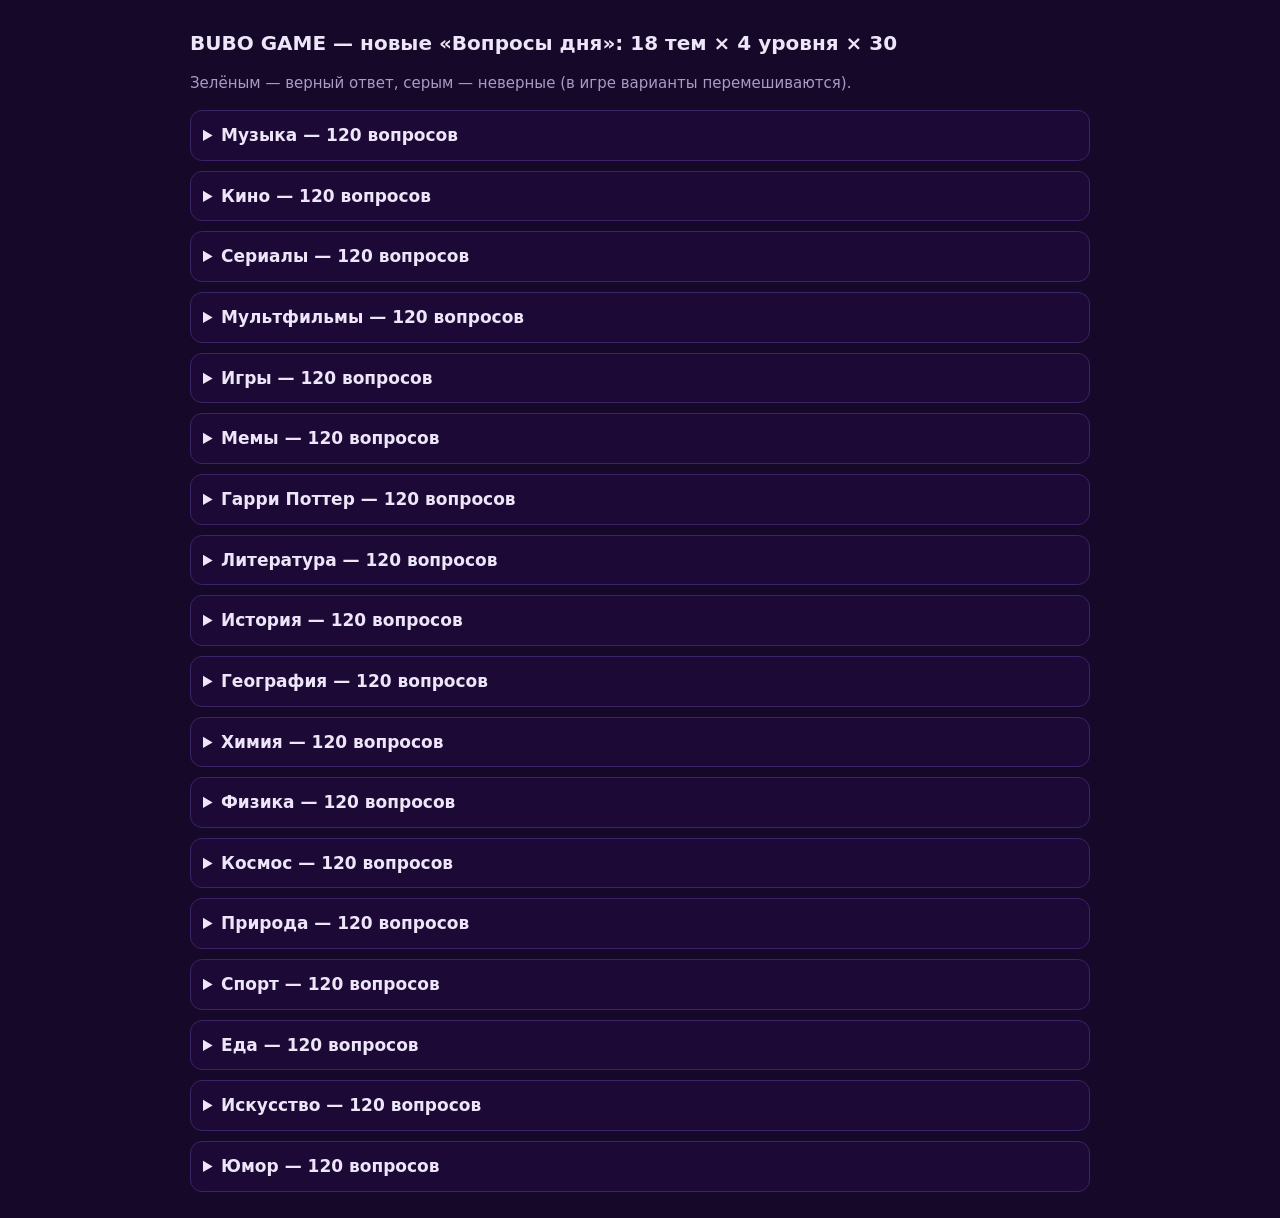
<file: quiz-new/review.html>
<!doctype html><html lang="ru"><head><meta charset="utf-8"><meta name="viewport" content="width=device-width,initial-scale=1"><title>BUBO — новые вопросы (4×30)</title><style>body{font:15px/1.45 system-ui,sans-serif;margin:0;padding:16px;background:#160829;color:#EDE5F8;max-width:900px;margin:auto}h1{font-size:20px}details{margin:10px 0;border:1px solid #3b2368;border-radius:12px;padding:6px 12px;background:#1d0936}summary{font-weight:800;font-size:17px;cursor:pointer;padding:6px 0}h3{margin:14px 0 6px;font-size:14px;letter-spacing:.04em;text-transform:uppercase}ol{padding-left:22px;margin:0}li{margin:7px 0}.ok{color:#4ADE80;font-weight:700}.no{color:#a99bc4}</style></head><body><h1>BUBO GAME — новые «Вопросы дня»: 18 тем × 4 уровня × 30</h1><p class="no">Зелёным — верный ответ, серым — неверные (в игре варианты перемешиваются).</p>
<details><summary>Музыка — 120 вопросов</summary>
<h3 style="color:#4ADE80">Суперлайт</h3><ol>
<li>Название ABBA сложено из первых букв имён участников. Из какой страны эта группа?<br><span class="ok">✓ Швеция</span> <span class="no">· Норвегия · Дания · Финляндия</span></li>
<li>На каком инструменте играл Шерлок Холмс?<br><span class="ok">✓ На скрипке</span> <span class="no">· На флейте · На фортепиано · На виолончели</span></li>
<li>Какой российский певец победил на «Евровидении-2008»?<br><span class="ok">✓ Дима Билан</span> <span class="no">· Сергей Лазарев · Филипп Киркоров · Алексей Воробьёв</span></li>
<li>Какой стиль музыки прославил ямайский певец Боб Марли?<br><span class="ok">✓ Регги</span> <span class="no">· Джаз · Блюз · Кантри</span></li>
<li>Лидером какой группы был Виктор Цой?<br><span class="ok">✓ «Кино»</span> <span class="no">· «Аквариум» · «ДДТ» · «Алиса»</span></li>
<li>Кто спел «My Heart Will Go On» для фильма «Титаник»?<br><span class="ok">✓ Селин Дион</span> <span class="no">· Уитни Хьюстон · Мэрайя Кэри · Шер</span></li>
<li>Кто написал «Времена года» — четыре концерта для скрипки?<br><span class="ok">✓ Антонио Вивальди</span> <span class="no">· Иоганн Себастьян Бах · Георг Фридрих Гендель · Йозеф Гайдн</span></li>
<li>Самый продаваемый альбом в истории — «Thriller». Чей он?<br><span class="ok">✓ Майкла Джексона</span> <span class="no">· Мадонны · Принса · Уитни Хьюстон</span></li>
<li>Что по-итальянски значит музыкальный термин «piano»?<br><span class="ok">✓ Тихо</span> <span class="no">· Громко · Быстро · Плавно</span></li>
<li>Под какую песню Queen стадионы отбивают «топ-топ-хлоп»?<br><span class="ok">✓ «We Will Rock You»</span> <span class="no">· «We Are the Champions» · «Bohemian Rhapsody» · «Radio Ga Ga»</span></li>
<li>О чём на самом деле песня «Jingle Bells»?<br><span class="ok">✓ О катании на санях</span> <span class="no">· О рождественской ёлке · О Санта-Клаусе · О снеговике</span></li>
<li>Какой рэпер сыграл главную роль в фильме «8 миля»?<br><span class="ok">✓ Эминем</span> <span class="no">· 50 Cent · Snoop Dogg · Dr. Dre</span></li>
<li>Какой народный инструмент — с треугольным корпусом и тремя струнами?<br><span class="ok">✓ Балалайка</span> <span class="no">· Домра · Гусли · Мандолина</span></li>
<li>В каком городе появилась группа The Beatles?<br><span class="ok">✓ В Ливерпуле</span> <span class="no">· В Лондоне · В Манчестере · В Бирмингеме</span></li>
<li>Что значит «петь а капелла»?<br><span class="ok">✓ Петь без инструментов</span> <span class="no">· Петь хором · Петь шёпотом · Петь на латыни</span></li>
<li>Чей клип первым на YouTube набрал миллиард просмотров?<br><span class="ok">✓ PSY — «Gangnam Style»</span> <span class="no">· Джастин Бибер — «Baby» · Луис Фонси — «Despacito» · Адель — «Hello»</span></li>
<li>Как называется главная музыкальная премия США со статуэткой-граммофоном?<br><span class="ok">✓ «Грэмми»</span> <span class="no">· «Оскар» · «Эмми» · «Тони»</span></li>
<li>У какой группы логотип — губы с высунутым языком?<br><span class="ok">✓ The Rolling Stones</span> <span class="no">· Kiss · AC/DC · Aerosmith</span></li>
<li>Какой стиль 70-х связан с Bee Gees и зеркальными шарами?<br><span class="ok">✓ Диско</span> <span class="no">· Панк · Регги · Гранж</span></li>
<li>Сколько линеек в нотном стане?<br><span class="ok">✓ 5</span> <span class="no">· 4 · 6 · 7</span></li>
<li>Какой ключ рисуют в начале строки для высоких нот — похожий на завиток?<br><span class="ok">✓ Скрипичный</span> <span class="no">· Басовый · Альтовый · Теноровый</span></li>
<li>Какой инструмент с тысячами труб называют «королём инструментов»?<br><span class="ok">✓ Орган</span> <span class="no">· Рояль · Арфу · Контрабас</span></li>
<li>Какой великий композитор продолжал сочинять, полностью потеряв слух?<br><span class="ok">✓ Людвиг ван Бетховен</span> <span class="no">· Вольфганг Амадей Моцарт · Фредерик Шопен · Иоганн Себастьян Бах</span></li>
<li>Как называется человек, который управляет оркестром с помощью палочки?<br><span class="ok">✓ Дирижёр</span> <span class="no">· Концертмейстер · Аккомпаниатор · Хормейстер</span></li>
<li>Кто написал музыку балета «Лебединое озеро»?<br><span class="ok">✓ Пётр Чайковский</span> <span class="no">· Сергей Прокофьев · Игорь Стравинский · Николай Римский-Корсаков</span></li>
<li>Какого цвета подводная лодка, о которой пели The Beatles?<br><span class="ok">✓ Жёлтого</span> <span class="no">· Синего · Красного · Зелёного</span></li>
<li>Кого называют «королём рок-н-ролла»?<br><span class="ok">✓ Элвиса Пресли</span> <span class="no">· Чака Берри · Литл Ричарда · Джонни Кэша</span></li>
<li>Сколько струн у скрипки?<br><span class="ok">✓ 4</span> <span class="no">· 3 · 5 · 6</span></li>
<li>Какая нота в гамме идёт сразу после «ля»?<br><span class="ok">✓ Си</span> <span class="no">· Соль · До · Фа</span></li>
<li>Про какой праздник поёт Wham! в хите «Last Christmas»?<br><span class="ok">✓ Про Рождество</span> <span class="no">· Про День святого Валентина · Про Хеллоуин · Про День благодарения</span></li>
</ol>
<h3 style="color:#A3E635">Лайт</h3><ol>
<li>С какой песней ABBA победила на «Евровидении-1974»?<br><span class="ok">✓ «Waterloo»</span> <span class="no">· «Mamma Mia» · «Dancing Queen» · «SOS»</span></li>
<li>Что Джими Хендрикс поджёг прямо на сцене фестиваля в Монтерее в 1967 году?<br><span class="ok">✓ Свою гитару</span> <span class="no">· Рояль · Барабанную установку · Микрофонную стойку</span></li>
<li>Кто из The Beatles написал «Imagine» уже после распада группы?<br><span class="ok">✓ Джон Леннон</span> <span class="no">· Пол Маккартни · Джордж Харрисон · Ринго Старр</span></li>
<li>Какой рок-фестиваль 1969 года называли «тремя днями мира и музыки»?<br><span class="ok">✓ Вудсток</span> <span class="no">· Гластонбери · Монтерей · Live Aid</span></li>
<li>Как называется знаменитый оперный театр в Милане?<br><span class="ok">✓ Ла Скала</span> <span class="no">· Ковент-Гарден · Метрополитен-опера · Гранд-опера</span></li>
<li>Какой британский рок-музыкант сыграл Короля гоблинов в фильме «Лабиринт»?<br><span class="ok">✓ Дэвид Боуи</span> <span class="no">· Мик Джаггер · Стинг · Элтон Джон</span></li>
<li>Какой французский дуэт выступал в шлемах роботов?<br><span class="ok">✓ Daft Punk</span> <span class="no">· Justice · Air · Kraftwerk</span></li>
<li>Кто написал музыку и к «Звёздным войнам», и к первым фильмам о Гарри Поттере?<br><span class="ok">✓ Джон Уильямс</span> <span class="no">· Ханс Циммер · Говард Шор · Дэнни Эльфман</span></li>
<li>Что изображено на обложке альбома The Beatles «Abbey Road»?<br><span class="ok">✓ Группа переходит дорогу</span> <span class="no">· Группа сидит на крыше · Группа плывёт на лодке · Группа едет в автобусе</span></li>
<li>«Полёт валькирий» звучит в «Апокалипсисе сегодня». Кто его написал?<br><span class="ok">✓ Рихард Вагнер</span> <span class="no">· Джузеппе Верди · Иоганнес Брамс · Рихард Штраус</span></li>
<li>Из какого города группа «Мумий Тролль»?<br><span class="ok">✓ Из Владивостока</span> <span class="no">· Из Екатеринбурга · Из Петербурга · Из Новосибирска</span></li>
<li>На каком инструменте играют, вообще не касаясь его руками?<br><span class="ok">✓ На терменвоксе</span> <span class="no">· На синтезаторе · На челесте · На варгане</span></li>
<li>Что означает название группы AC/DC?<br><span class="ok">✓ Переменный и постоянный ток</span> <span class="no">· Два любимых аккорда · Инициалы братьев Янг · Код аэропорта Сиднея</span></li>
<li>Сюита «Время, вперёд!» стала заставкой программы «Время». Кто её автор?<br><span class="ok">✓ Георгий Свиридов</span> <span class="no">· Дмитрий Шостакович · Исаак Дунаевский · Арам Хачатурян</span></li>
<li>Кто автор «Свадебного марша» из музыки к «Сну в летнюю ночь»?<br><span class="ok">✓ Феликс Мендельсон</span> <span class="no">· Рихард Вагнер · Иоганн Штраус · Фредерик Шопен</span></li>
<li>Какая немецкая группа спела «Wind of Change» — гимн конца холодной войны?<br><span class="ok">✓ Scorpions</span> <span class="no">· Rammstein · Accept · Modern Talking</span></li>
<li>Барабанщик какой группы позже основал Foo Fighters?<br><span class="ok">✓ Nirvana</span> <span class="no">· Pearl Jam · Soundgarden · Green Day</span></li>
<li>Кто пел в «Трёх тенорах» вместе с Доминго и Каррерасом?<br><span class="ok">✓ Лучано Паваротти</span> <span class="no">· Андреа Бочелли · Энрико Карузо · Марио Ланца</span></li>
<li>В какой стране придумали караоке?<br><span class="ok">✓ В Японии</span> <span class="no">· В Корее · В США · В Китае</span></li>
<li>Сколько клавиш у стандартного современного рояля?<br><span class="ok">✓ 88</span> <span class="no">· 64 · 76 · 100</span></li>
<li>Каким голосом пел великий Фёдор Шаляпин?<br><span class="ok">✓ Басом</span> <span class="no">· Тенором · Баритоном · Фальцетом</span></li>
<li>У какой группы на обложке альбома призма раскладывает луч в радугу?<br><span class="ok">✓ Pink Floyd</span> <span class="no">· Led Zeppelin · Genesis · Deep Purple</span></li>
<li>В каком фильме Виктор Цой сыграл главную роль?<br><span class="ok">✓ «Игла»</span> <span class="no">· «Взломщик» · «Брат» · «Курьер»</span></li>
<li>Чей звонкий голос звучал в хитах «Ласкового мая»?<br><span class="ok">✓ Юрия Шатунова</span> <span class="no">· Андрея Разина · Дмитрия Маликова · Влада Сташевского</span></li>
<li>Кто спел хит «Rolling in the Deep»?<br><span class="ok">✓ Адель</span> <span class="no">· Рианна · Бейонсе · Леди Гага</span></li>
<li>В каком городе родился джаз?<br><span class="ok">✓ В Новом Орлеане</span> <span class="no">· В Чикаго · В Нью-Йорке · В Мемфисе</span></li>
<li>Как называется самый высокий женский голос?<br><span class="ok">✓ Сопрано</span> <span class="no">· Меццо-сопрано · Альт · Контральто</span></li>
<li>Песня «Smoke on the Water» — про реальный пожар в Монтрё. Чья она?<br><span class="ok">✓ Deep Purple</span> <span class="no">· Black Sabbath · Led Zeppelin · Uriah Heep</span></li>
<li>Кого прозвали «королём вальса»?<br><span class="ok">✓ Иоганна Штрауса</span> <span class="no">· Фредерика Шопена · Петра Чайковского · Франца Шуберта</span></li>
<li>Какую певицу называют «королевой поп-музыки»?<br><span class="ok">✓ Мадонну</span> <span class="no">· Бритни Спирс · Шер · Кайли Миноуг</span></li>
</ol>
<h3 style="color:#FACC15">Средне</h3><ol>
<li>Кто из «Могучей кучки» был профессиональным химиком?<br><span class="ok">✓ Александр Бородин</span> <span class="no">· Модест Мусоргский · Цезарь Кюи · Милий Балакирев</span></li>
<li>Музыку гимна России написал автор гимна СССР. Кто он?<br><span class="ok">✓ Александр Александров</span> <span class="no">· Дмитрий Шостакович · Исаак Дунаевский · Арам Хачатурян</span></li>
<li>Какой инструмент — главный голос музыки Ханса Циммера к «Интерстеллару»?<br><span class="ok">✓ Орган</span> <span class="no">· Скрипка · Терменвокс · Виолончель</span></li>
<li>Какой инструмент держит один и тот же ритм через всё «Болеро» Равеля?<br><span class="ok">✓ Малый барабан</span> <span class="no">· Литавры · Тарелки · Треугольник</span></li>
<li>Из какой страны был изобретатель саксофона Адольф Сакс?<br><span class="ok">✓ Из Бельгии</span> <span class="no">· Из Франции · Из Германии · Из США</span></li>
<li>Сколько детей было у Иоганна Себастьяна Баха?<br><span class="ok">✓ 20</span> <span class="no">· 3 · 7 · 12</span></li>
<li>Каким инструментом в «Пете и волке» Прокофьева изображён дедушка?<br><span class="ok">✓ Фаготом</span> <span class="no">· Гобоем · Кларнетом · Валторной</span></li>
<li>Из какого балета Хачатуряна «Танец с саблями»?<br><span class="ok">✓ «Гаянэ»</span> <span class="no">· «Спартак» · «Маскарад» · «Шурале»</span></li>
<li>В каком городе происходит действие оперы «Кармен»?<br><span class="ok">✓ В Севилье</span> <span class="no">· В Мадриде · В Барселоне · В Гранаде</span></li>
<li>Какой музыкант получил Нобелевскую премию по литературе?<br><span class="ok">✓ Боб Дилан</span> <span class="no">· Леонард Коэн · Пол Маккартни · Джон Леннон</span></li>
<li>Как на самом деле звали Фредди Меркьюри?<br><span class="ok">✓ Фаррух Булсара</span> <span class="no">· Фредерик Мерк · Фарид Мерхан · Фрэнсис Меркер</span></li>
<li>Какой рок-гитарист защитил диссертацию по астрофизике?<br><span class="ok">✓ Брайан Мэй</span> <span class="no">· Эрик Клэптон · Марк Нопфлер · Дэвид Гилмор</span></li>
<li>Какой гитарист выходит на сцену в школьной форме?<br><span class="ok">✓ Ангус Янг</span> <span class="no">· Слэш · Джимми Пейдж · Ричи Блэкмор</span></li>
<li>На каком концерте 1985 года Queen дали легендарное 20-минутное выступление?<br><span class="ok">✓ Live Aid</span> <span class="no">· Вудсток · Концерт для Бангладеш · Монтерей-поп</span></li>
<li>Кто написал музыку к «Иронии судьбы» и «Семнадцати мгновениям весны»?<br><span class="ok">✓ Микаэл Таривердиев</span> <span class="no">· Александр Зацепин · Евгений Дога · Эдуард Артемьев</span></li>
<li>Какой инструмент даёт оркестру ноту «ля» для настройки?<br><span class="ok">✓ Гобой</span> <span class="no">· Скрипка · Рояль · Труба</span></li>
<li>Сколько струн было на гитаре, с которой обычно пел Высоцкий?<br><span class="ok">✓ 7</span> <span class="no">· 6 · 12 · 4</span></li>
<li>С какой песней Пугачёва победила на «Золотом Орфее» в 1975 году?<br><span class="ok">✓ «Арлекино»</span> <span class="no">· «Миллион алых роз» · «Айсберг» · «Позови меня с собой»</span></li>
<li>Финал какой симфонии Бетховена стал гимном Евросоюза?<br><span class="ok">✓ Девятой</span> <span class="no">· Пятой · Третьей · Седьмой</span></li>
<li>Какой рэпер получил Пулитцеровскую премию?<br><span class="ok">✓ Кендрик Ламар</span> <span class="no">· Канье Уэст · Jay-Z · Дрейк</span></li>
<li>О каком художнике рассказывает песня «Миллион алых роз»?<br><span class="ok">✓ О Пиросмани</span> <span class="no">· О Шагале · О Модильяни · О Ван Гоге</span></li>
<li>Кто написал музыку к «Пер Гюнту» с пьесой «В пещере горного короля»?<br><span class="ok">✓ Эдвард Григ</span> <span class="no">· Ян Сибелиус · Карл Нильсен · Антонин Дворжак</span></li>
<li>Как называлась опера Глинки «Иван Сусанин» на премьере 1836 года?<br><span class="ok">✓ «Жизнь за царя»</span> <span class="no">· «Подвиг Сусанина» · «Смута» · «Костромские леса»</span></li>
<li>Кто написал музыку «Катюши»?<br><span class="ok">✓ Матвей Блантер</span> <span class="no">· Исаак Дунаевский · Василий Соловьёв-Седой · Борис Мокроусов</span></li>
<li>На каком инструменте играл Мстислав Ростропович?<br><span class="ok">✓ На виолончели</span> <span class="no">· На скрипке · На фортепиано · На альте</span></li>
<li>Кто в The Beatles играл на бас-гитаре?<br><span class="ok">✓ Пол Маккартни</span> <span class="no">· Джон Леннон · Джордж Харрисон · Ринго Старр</span></li>
<li>Какое прозвище было у трубача Луи Армстронга?<br><span class="ok">✓ Сатчмо</span> <span class="no">· Дюк · Каунт · Бёрд</span></li>
<li>Какой рок-вокалист сам пилотировал «Боинг» своей группы в турне?<br><span class="ok">✓ Брюс Дикинсон</span> <span class="no">· Оззи Осборн · Роберт Плант · Иэн Гиллан</span></li>
<li>Название «Лунная соната» придумал не автор, а критик. Чья это соната?<br><span class="ok">✓ Бетховена</span> <span class="no">· Моцарта · Шопена · Шуберта</span></li>
<li>Сколько лет было Моцарту, когда он умер?<br><span class="ok">✓ 35</span> <span class="no">· 27 · 42 · 56</span></li>
</ol>
<h3 style="color:#F87171">Сложно</h3><ol>
<li>Какой композитор вплетал в музыку свою фамилию нотами си-бемоль, ля, до, си?<br><span class="ok">✓ Бах</span> <span class="no">· Бетховен · Брамс · Бизе</span></li>
<li>Какой композитор, как и Бах, ослеп после операции у окулиста Джона Тейлора?<br><span class="ok">✓ Георг Фридрих Гендель</span> <span class="no">· Йозеф Гайдн · Георг Филипп Телеман · Антонио Вивальди</span></li>
<li>Сколько раз Эрик Сати велел повторить пьесу «Раздражения» (Vexations)?<br><span class="ok">✓ 840</span> <span class="no">· 100 · 365 · 1000</span></li>
<li>Какой новый инструмент Чайковский тайно привёз из Парижа для «Щелкунчика»?<br><span class="ok">✓ Челесту</span> <span class="no">· Арфу · Ксилофон · Колокольчики</span></li>
<li>Кому Рахманинов посвятил Второй фортепианный концерт?<br><span class="ok">✓ Врачу Николаю Далю</span> <span class="no">· Петру Чайковскому · Фёдору Шаляпину · Жене Наталье</span></li>
<li>Какой русский композитор дирижировал на открытии Карнеги-холла в 1891 году?<br><span class="ok">✓ Пётр Чайковский</span> <span class="no">· Антон Рубинштейн · Николай Римский-Корсаков · Сергей Рахманинов</span></li>
<li>Какое тайное церковное сочинение 14-летний Моцарт записал по памяти в Ватикане?<br><span class="ok">✓ «Miserere» Аллегри</span> <span class="no">· «Stabat Mater» Перголези · «Магнификат» Баха · «Мессу папы Марцелла»</span></li>
<li>Кто учил музыке и Бетховена, и Шуберта, и Листа?<br><span class="ok">✓ Антонио Сальери</span> <span class="no">· Йозеф Гайдн · Вольфганг Амадей Моцарт · Карл Черни</span></li>
<li>Какой композитор, боясь «проклятия девятой», не дал номер «Песни о земле»?<br><span class="ok">✓ Густав Малер</span> <span class="no">· Антон Брукнер · Антонин Дворжак · Ян Сибелиус</span></li>
<li>Рисунки какого художника вдохновили «Картинки с выставки» Мусоргского?<br><span class="ok">✓ Виктора Гартмана</span> <span class="no">· Ивана Шишкина · Ильи Репина · Василия Верещагина</span></li>
<li>С какими словами изначально пели мелодию «Happy Birthday to You»?<br><span class="ok">✓ «Good Morning to All»</span> <span class="no">· «Merry Christmas to All» · «Good Night to You» · «Hello, My Teacher»</span></li>
<li>Кто автор песни «Калинка», которую часто считают народной?<br><span class="ok">✓ Иван Ларионов</span> <span class="no">· Михаил Глинка · Александр Алябьев · Александр Варламов</span></li>
<li>У гимна какой страны в исходном стихотворении 158 строф?<br><span class="ok">✓ Греции</span> <span class="no">· Испании · Уругвая · Великобритании</span></li>
<li>Какой инструмент изобрёл Бенджамин Франклин?<br><span class="ok">✓ Стеклянную гармонику</span> <span class="no">· Губную гармонику · Металлофон · Камертон</span></li>
<li>Для кого Равель написал Концерт для левой руки?<br><span class="ok">✓ Для Пауля Витгенштейна</span> <span class="no">· Для своего брата · Для Альфреда Корто · Для Маргерит Лонг</span></li>
<li>Чья музыка открывает музыкальную часть «Золотой пластинки» «Вояджеров»?<br><span class="ok">✓ Баха</span> <span class="no">· Моцарта · Бетховена · Стравинского</span></li>
<li>Мелодия заставки «Ну, погоди!» — пьеса композитора из какой страны?<br><span class="ok">✓ Из Венгрии</span> <span class="no">· Из Чехословакии · Из ГДР · Из Польши</span></li>
<li>Какой композитор учился в школе футбольных судей и болел за «Зенит»?<br><span class="ok">✓ Дмитрий Шостакович</span> <span class="no">· Сергей Прокофьев · Арам Хачатурян · Георгий Свиридов</span></li>
<li>«Утомлённое солнце» — русская версия танго польского композитора. Какого?<br><span class="ok">✓ Ежи Петерсбурского</span> <span class="no">· Оскара Строка · Фредерика Шопена · Генрика Варса</span></li>
<li>Кто из «Могучей кучки» был морским офицером и ходил в дальнее плавание?<br><span class="ok">✓ Николай Римский-Корсаков</span> <span class="no">· Модест Мусоргский · Цезарь Кюи · Милий Балакирев</span></li>
<li>Какую оперу Бородина после его смерти дописали Римский-Корсаков и Глазунов?<br><span class="ok">✓ «Князь Игорь»</span> <span class="no">· «Хованщину» · «Садко» · «Царскую невесту»</span></li>
<li>Пьесу Кейджа «Как можно медленнее» играют на органе в Хальберштадте. Сколько лет?<br><span class="ok">✓ 639</span> <span class="no">· 99 · 365 · 1000</span></li>
<li>Какой композитор написал оперу «Нос» по Гоголю?<br><span class="ok">✓ Дмитрий Шостакович</span> <span class="no">· Сергей Прокофьев · Альфред Шнитке · Родион Щедрин</span></li>
<li>Какой композитор пострадал от собственной трости, ударив ею по ноге во время дирижирования?<br><span class="ok">✓ Жан-Батист Люлли</span> <span class="no">· Жан-Филипп Рамо · Марк-Антуан Шарпантье · Франсуа Куперен</span></li>
<li>Советский синтезатор АНС назван по инициалам композитора. Какого?<br><span class="ok">✓ Александра Скрябина</span> <span class="no">· Александра Алябьева · Антона Рубинштейна · Анатолия Лядова</span></li>
<li>В каком итальянском городе делал скрипки Антонио Страдивари?<br><span class="ok">✓ В Кремоне</span> <span class="no">· В Венеции · В Милане · В Болонье</span></li>
<li>Кто написал пьесу для оркестра, где солирует пишущая машинка?<br><span class="ok">✓ Лерой Андерсон</span> <span class="no">· Джордж Гершвин · Джон Кейдж · Морис Равель</span></li>
<li>Сколько струн у современной концертной педальной арфы?<br><span class="ok">✓ 47</span> <span class="no">· 36 · 52 · 24</span></li>
<li>Кто около 1700 года изобрёл фортепиано?<br><span class="ok">✓ Бартоломео Кристофори</span> <span class="no">· Антонио Страдивари · Иоганн Андреас Штайн · Себастьян Эрар</span></li>
<li>Какой композитор запретил издавать при жизни свой «Карнавал животных»?<br><span class="ok">✓ Камиль Сен-Санс</span> <span class="no">· Морис Равель · Клод Дебюсси · Жорж Бизе</span></li>
</ol>
</details>
<details><summary>Кино — 120 вопросов</summary>
<h3 style="color:#4ADE80">Суперлайт</h3><ol>
<li>Кто сыграл Железного человека в фильмах Marvel?<br><span class="ok">✓ Роберт Дауни-младший</span> <span class="no">· Крис Эванс · Крис Хемсворт · Марк Руффало</span></li>
<li>Какой фильм начинается словами «Давным-давно в далёкой-далёкой галактике…»?<br><span class="ok">✓ «Звёздные войны»</span> <span class="no">· «Звёздный путь» · «Стражи Галактики» · «Дюна»</span></li>
<li>Кем Дарт Вейдер приходится Люку Скайуокеру?<br><span class="ok">✓ Отцом</span> <span class="no">· Дядей · Братом · Учителем</span></li>
<li>Что необычного происходит с Бенджамином Баттоном?<br><span class="ok">✓ Он молодеет с годами</span> <span class="no">· Он невидим · Он умеет летать · Он никогда не спит</span></li>
<li>Жизнь в фильме «Форрест Гамп» сравнивают с коробкой… чего?<br><span class="ok">✓ Конфет</span> <span class="no">· Печенья · Игрушек · Спичек</span></li>
<li>Какой напиток Джеймс Бонд просит «взболтать, но не смешивать»?<br><span class="ok">✓ Мартини</span> <span class="no">· Виски · Шампанское · Мохито</span></li>
<li>В каком фильме Шурик спасает Нину от похитителей?<br><span class="ok">✓ «Кавказская пленница»</span> <span class="no">· «Операция „Ы“» · «Бриллиантовая рука» · «Иван Васильевич…»</span></li>
<li>Какой злодей Marvel собирал Камни Бесконечности?<br><span class="ok">✓ Танос</span> <span class="no">· Альтрон · Локи · Красный Череп</span></li>
<li>Как звали волейбольный мяч — единственного друга героя Тома Хэнкса в «Изгое»?<br><span class="ok">✓ Уилсон</span> <span class="no">· Сполдинг · Боб · Пятница</span></li>
<li>В каком фильме жизнь героя Джима Керри оказывается реалити-шоу?<br><span class="ok">✓ «Шоу Трумана»</span> <span class="no">· «Маска» · «Брюс Всемогущий» · «Лжец, лжец»</span></li>
<li>Кто сыграл Джека в «Титанике»?<br><span class="ok">✓ Леонардо Ди Каприо</span> <span class="no">· Брэд Питт · Том Круз · Джонни Депп</span></li>
<li>Какой фильм рассказывает о синих жителях планеты Пандора?<br><span class="ok">✓ «Аватар»</span> <span class="no">· «Дюна» · «Звёздный путь» · «Пятый элемент»</span></li>
<li>В каком фильме звучит фраза «Хьюстон, у нас проблема»?<br><span class="ok">✓ «Аполлон-13»</span> <span class="no">· «Гравитация» · «Марсианин» · «Армагеддон»</span></li>
<li>В каком фильме учёные возрождают динозавров по ДНК из комара в янтаре?<br><span class="ok">✓ «Парк юрского периода»</span> <span class="no">· «Миллион лет до нашей эры» · «Годзилла» · «Кинг-Конг»</span></li>
<li>Какой фильм Рязанова начинается с похода в баню 31 декабря?<br><span class="ok">✓ «Ирония судьбы»</span> <span class="no">· «Карнавальная ночь» · «Служебный роман» · «Гараж»</span></li>
<li>Кто такой Чубакка из «Звёздных войн»?<br><span class="ok">✓ Вуки</span> <span class="no">· Эвок · Дроид · Джедай</span></li>
<li>Какой хоббит несёт Кольцо Всевластья в Мордор?<br><span class="ok">✓ Фродо</span> <span class="no">· Бильбо · Сэм · Пиппин</span></li>
<li>Как зовут героя Рассела Кроу в «Гладиаторе»?<br><span class="ok">✓ Максимус</span> <span class="no">· Коммод · Спартак · Марк Аврелий</span></li>
<li>В каком фильме мальчик признаётся: «Я вижу мёртвых людей»?<br><span class="ok">✓ «Шестое чувство»</span> <span class="no">· «Другие» · «Звонок» · «Сияние»</span></li>
<li>Кто сыграл боксёра Рокки Бальбоа?<br><span class="ok">✓ Сильвестр Сталлоне</span> <span class="no">· Арнольд Шварценеггер · Дольф Лундгрен · Брюс Уиллис</span></li>
<li>Кто сыграл капитана Джека Воробья в «Пиратах Карибского моря»?<br><span class="ok">✓ Джонни Депп</span> <span class="no">· Орландо Блум · Джеффри Раш · Хавьер Бардем</span></li>
<li>Какого цвета таблетку выбирает Нео в «Матрице», чтобы узнать правду?<br><span class="ok">✓ Красную</span> <span class="no">· Синюю · Зелёную · Жёлтую</span></li>
<li>Какой гигантский ящер с 1954 года крушит Токио в японском кино?<br><span class="ok">✓ Годзилла</span> <span class="no">· Кинг-Конг · Кракен · Франкенштейн</span></li>
<li>После какого фильма 1975 года многие боялись заходить в море?<br><span class="ok">✓ «Челюсти»</span> <span class="no">· «Мег» · «Отмель» · «Пираньи»</span></li>
<li>На какой праздник родители забыли Кевина дома в фильме «Один дома»?<br><span class="ok">✓ На Рождество</span> <span class="no">· На Новый год · На Хеллоуин · На День благодарения</span></li>
<li>Что хочет сделать пришелец в знаменитой фразе из фильма «Инопланетянин»?<br><span class="ok">✓ Позвонить домой</span> <span class="no">· Съесть конфету · Полетать на велосипеде · Познакомиться с собакой</span></li>
<li>В какой стране снимали трилогию «Властелин колец»?<br><span class="ok">✓ В Новой Зеландии</span> <span class="no">· В Ирландии · В Канаде · В Норвегии</span></li>
<li>Кто играет Человека-паука в фильмах Marvel с 2016 года?<br><span class="ok">✓ Том Холланд</span> <span class="no">· Тоби Магуайр · Эндрю Гарфилд · Тимоти Шаламе</span></li>
<li>Кто такой Кинг-Конг?<br><span class="ok">✓ Гигантская горилла</span> <span class="no">· Огромный ящер · Морской змей · Великан-робот</span></li>
<li>Кто сыграл Терминатора в фильмах Джеймса Кэмерона?<br><span class="ok">✓ Арнольд Шварценеггер</span> <span class="no">· Сильвестр Сталлоне · Жан-Клод Ван Дамм · Дольф Лундгрен</span></li>
</ol>
<h3 style="color:#A3E635">Лайт</h3><ol>
<li>Кто снял «Иван Васильевич меняет профессию»?<br><span class="ok">✓ Леонид Гайдай</span> <span class="no">· Эльдар Рязанов · Георгий Данелия · Владимир Меньшов</span></li>
<li>Какой фильм первым не на английском языке получил «Оскар» как лучший фильм?<br><span class="ok">✓ «Паразиты»</span> <span class="no">· «Рома» · «Амели» · «Жизнь прекрасна»</span></li>
<li>За какой фильм Владимир Меньшов получил «Оскар» в 1981 году?<br><span class="ok">✓ «Москва слезам не верит»</span> <span class="no">· «Любовь и голуби» · «Розыгрыш» · «Ширли-мырли»</span></li>
<li>Кто сыграл Шурика в «Операции „Ы“» и «Кавказской пленнице»?<br><span class="ok">✓ Александр Демьяненко</span> <span class="no">· Андрей Миронов · Юрий Никулин · Олег Даль</span></li>
<li>Как зовут учёного, превратившего «ДеЛориан» в машину времени?<br><span class="ok">✓ Эмметт Браун</span> <span class="no">· Марти Макфлай · Бифф Таннен · Джордж Макфлай</span></li>
<li>Кто снял «Список Шиндлера»?<br><span class="ok">✓ Стивен Спилберг</span> <span class="no">· Мартин Скорсезе · Роман Полански · Ридли Скотт</span></li>
<li>Как зовут девочку, которую сыграла юная Натали Портман в «Леоне»?<br><span class="ok">✓ Матильда</span> <span class="no">· Мия · Лиза · Анна</span></li>
<li>Какой актёр сыграл и Хана Соло, и Индиану Джонса?<br><span class="ok">✓ Харрисон Форд</span> <span class="no">· Мел Гибсон · Кевин Костнер · Марк Хэмилл</span></li>
<li>На какую планету попадают Машков и Гедеван в «Кин-дза-дза!»?<br><span class="ok">✓ Плюк</span> <span class="no">· Татуин · Арракис · Пандора</span></li>
<li>Как называется вымышленная африканская страна в «Чёрной пантере»?<br><span class="ok">✓ Ваканда</span> <span class="no">· Заковия · Латверия · Генозия</span></li>
<li>Кто первым сыграл Джеймса Бонда в кино?<br><span class="ok">✓ Шон Коннери</span> <span class="no">· Роджер Мур · Тимоти Далтон · Джордж Лэзенби</span></li>
<li>Какой фильм Данелии — о лётчике в исполнении Вахтанга Кикабидзе?<br><span class="ok">✓ «Мимино»</span> <span class="no">· «Афоня» · «Кин-дза-дза!» · «Джентльмены удачи»</span></li>
<li>В каком фильме Новосельцев влюбляется в свою начальницу?<br><span class="ok">✓ «Служебный роман»</span> <span class="no">· «Гараж» · «Вокзал для двоих» · «Афоня»</span></li>
<li>Кто сыграл Джокера в фильме 2019 года?<br><span class="ok">✓ Хоакин Феникс</span> <span class="no">· Хит Леджер · Джаред Лето · Джек Николсон</span></li>
<li>Как называется фильм Нолана о полёте через червоточину?<br><span class="ok">✓ «Интерстеллар»</span> <span class="no">· «Начало» · «Довод» · «Престиж»</span></li>
<li>Кто снял трилогию «Властелин колец»?<br><span class="ok">✓ Питер Джексон</span> <span class="no">· Джеймс Кэмерон · Стивен Спилберг · Гильермо дель Торо</span></li>
<li>В каком фильме Тарантино героиня Умы Турман мстит с самурайским мечом?<br><span class="ok">✓ «Убить Билла»</span> <span class="no">· «Джеки Браун» · «Омерзительная восьмёрка» · «Доказательство смерти»</span></li>
<li>Кто сыграл кота Базилио в «Приключениях Буратино» 1975 года?<br><span class="ok">✓ Ролан Быков</span> <span class="no">· Олег Табаков · Евгений Леонов · Юрий Никулин</span></li>
<li>Какой фильм первым в истории собрал больше 2 миллиардов долларов?<br><span class="ok">✓ «Аватар»</span> <span class="no">· «Титаник» · «Мстители: Финал» · «Звёздные войны: Эпизод VII»</span></li>
<li>Какой актёр сыграл в «Иване Васильевиче» и царя, и управдома Буншу?<br><span class="ok">✓ Юрий Яковлев</span> <span class="no">· Леонид Куравлёв · Александр Демьяненко · Савелий Крамаров</span></li>
<li>В каком фильме Данила Багров приезжает в Петербург к старшему брату?<br><span class="ok">✓ «Брат»</span> <span class="no">· «Бумер» · «Жмурки» · «Война»</span></li>
<li>В каком фильме звучит «Восток — дело тонкое, Петруха»?<br><span class="ok">✓ «Белое солнце пустыни»</span> <span class="no">· «Свой среди чужих…» · «Неуловимые мстители» · «Мимино»</span></li>
<li>Каково первое правило «Бойцовского клуба»?<br><span class="ok">✓ Никому не рассказывать о клубе</span> <span class="no">· Драться до последнего · Не бить лежачего · Приходить без опозданий</span></li>
<li>Кто сыграл Шерлока Холмса в фильмах Гая Ричи?<br><span class="ok">✓ Роберт Дауни-младший</span> <span class="no">· Бенедикт Камбербэтч · Джуд Лоу · Хью Джекман</span></li>
<li>В каком фильме контрабанду прячут в гипсе на руке Семён Семёныча?<br><span class="ok">✓ «Бриллиантовая рука»</span> <span class="no">· «Операция „Ы“» · «Джентльмены удачи» · «Спортлото-82»</span></li>
<li>Кто снял и «Титаник», и «Аватар»?<br><span class="ok">✓ Джеймс Кэмерон</span> <span class="no">· Стивен Спилберг · Ридли Скотт · Питер Джексон</span></li>
<li>На кого как две капли воды похож заведующий детсадом в «Джентльменах удачи»?<br><span class="ok">✓ На вора Доцента</span> <span class="no">· На Косого · На Хмыря · На Али-Бабу</span></li>
<li>Какой фильм Нолана рассказывает об «отце атомной бомбы»?<br><span class="ok">✓ «Оппенгеймер»</span> <span class="no">· «Дюнкерк» · «Довод» · «Престиж»</span></li>
<li>Как называется фильм Тима Бёртона о юноше с ножницами вместо рук?<br><span class="ok">✓ «Эдвард Руки-ножницы»</span> <span class="no">· «Битлджус» · «Сонная лощина» · «Большая рыба»</span></li>
<li>Какой позывной у лётчика, которого играет Том Круз в «Лучшем стрелке»?<br><span class="ok">✓ Мэверик</span> <span class="no">· Айсмен · Гусь · Викинг</span></li>
</ol>
<h3 style="color:#FACC15">Средне</h3><ol>
<li>Кто снял фильм «Сталкер»?<br><span class="ok">✓ Андрей Тарковский</span> <span class="no">· Сергей Бондарчук · Никита Михалков · Алексей Герман</span></li>
<li>Кто снял «Броненосец „Потёмкин“»?<br><span class="ok">✓ Сергей Эйзенштейн</span> <span class="no">· Дзига Вертов · Всеволод Пудовкин · Александр Довженко</span></li>
<li>За какой фильм Никита Михалков получил «Оскар»?<br><span class="ok">✓ «Утомлённые солнцем»</span> <span class="no">· «Сибирский цирюльник» · «Свой среди чужих…» · «Двенадцать»</span></li>
<li>Какая немая картина о лётчиках стала первым «лучшим фильмом» в истории «Оскара»?<br><span class="ok">✓ «Крылья»</span> <span class="no">· «Унесённые ветром» · «Касабланка» · «Бен-Гур»</span></li>
<li>Какой фильм 1959 года первым получил 11 «Оскаров»?<br><span class="ok">✓ «Бен-Гур»</span> <span class="no">· «Клеопатра» · «Спартак» · «Десять заповедей»</span></li>
<li>Как назывался космический корабль в фильме «Чужой» 1979 года?<br><span class="ok">✓ «Ностромо»</span> <span class="no">· «Энтерпрайз» · «Сулако» · «Прометей»</span></li>
<li>В каком фильме Кубрика есть бортовой компьютер HAL 9000?<br><span class="ok">✓ «2001 год: Космическая одиссея»</span> <span class="no">· «Заводной апельсин» · «Сияние» · «Солярис»</span></li>
<li>Кто сыграл Шарикова в «Собачьем сердце» 1988 года?<br><span class="ok">✓ Владимир Толоконников</span> <span class="no">· Евгений Евстигнеев · Борис Плотников · Роман Карцев</span></li>
<li>Какой советский фильм — единственный — получил «Золотую пальмовую ветвь»?<br><span class="ok">✓ «Летят журавли»</span> <span class="no">· «Война и мир» · «Иваново детство» · «Баллада о солдате»</span></li>
<li>Кто в 1973 году отказался от «Оскара» за роль Вито Корлеоне?<br><span class="ok">✓ Марлон Брандо</span> <span class="no">· Аль Пачино · Роберт Де Ниро · Джеймс Каан</span></li>
<li>Как зовут героя Роберта Де Ниро в «Таксисте»?<br><span class="ok">✓ Трэвис Бикл</span> <span class="no">· Джейк Ламотта · Джимми Конуэй · Вито Корлеоне</span></li>
<li>Кто сыграл Джона Коффи в «Зелёной миле»?<br><span class="ok">✓ Майкл Кларк Дункан</span> <span class="no">· Морган Фриман · Дензел Вашингтон · Сэмюэл Л. Джексон</span></li>
<li>Кто сыграл Чапаева в фильме 1934 года?<br><span class="ok">✓ Борис Бабочкин</span> <span class="no">· Николай Крючков · Михаил Жаров · Сергей Бондарчук</span></li>
<li>Как назывался знаменитый ранний фильм братьев Люмьер?<br><span class="ok">✓ «Прибытие поезда»</span> <span class="no">· «Большое ограбление поезда» · «Путешествие на Луну» · «Нетерпимость»</span></li>
<li>В каком году вышел первый фильм о Джеймсе Бонде «Доктор Ноу»?<br><span class="ok">✓ 1962</span> <span class="no">· 1955 · 1969 · 1971</span></li>
<li>Кто сыграл обаятельного сантехника Афоню в фильме Данелии?<br><span class="ok">✓ Леонид Куравлёв</span> <span class="no">· Евгений Леонов · Михаил Пуговкин · Савелий Крамаров</span></li>
<li>Сколько фильмов в саге «Звёздных войн» о семье Скайуокеров?<br><span class="ok">✓ 9</span> <span class="no">· 6 · 8 · 12</span></li>
<li>Как называется главный приз Берлинского кинофестиваля?<br><span class="ok">✓ «Золотой медведь»</span> <span class="no">· «Золотой лев» · «Золотая пальмовая ветвь» · «Золотой глобус»</span></li>
<li>Как зовут робота-напарника в «Интерстелларе»?<br><span class="ok">✓ ТАРС</span> <span class="no">· ХАЛ · Бишоп · Валл-И</span></li>
<li>В каком фильме Гайдая звучит «Песенка о медведях»?<br><span class="ok">✓ «Кавказская пленница»</span> <span class="no">· «Бриллиантовая рука» · «Операция „Ы“» · «Спортлото-82»</span></li>
<li>Какой фильм Акиры Куросавы в Голливуде переснимали как «Великолепную семёрку»?<br><span class="ok">✓ «Семь самураев»</span> <span class="no">· «Расёмон» · «Телохранитель» · «Ран»</span></li>
<li>Кто сыграл Остапа Бендера в «12 стульях» Леонида Гайдая?<br><span class="ok">✓ Арчил Гомиашвили</span> <span class="no">· Андрей Миронов · Сергей Юрский · Олег Меньшиков</span></li>
<li>Сколько лет Энди Дюфрейн провёл в тюрьме Шоушенк?<br><span class="ok">✓ 19</span> <span class="no">· 7 · 10 · 25</span></li>
<li>Как зовут героиню Одри Хепбёрн в «Завтраке у Тиффани»?<br><span class="ok">✓ Холли Голайтли</span> <span class="no">· Элиза Дулиттл · Сабрина Фэйрчайлд · Джо Стоктон</span></li>
<li>Какой предмет крутит герой Ди Каприо в «Начале», чтобы проверить, не спит ли он?<br><span class="ok">✓ Волчок</span> <span class="no">· Монету · Игральную кость · Шахматного ферзя</span></li>
<li>Кто сыграла Мэри Поппинс в фильме «Мэри Поппинс, до свидания»?<br><span class="ok">✓ Наталья Андрейченко</span> <span class="no">· Людмила Гурченко · Анастасия Вертинская · Ирина Муравьёва</span></li>
<li>Как, по «Криминальному чтиву», в Париже называют четвертьфунтовый бургер?<br><span class="ok">✓ «Роял с сыром»</span> <span class="no">· «Гран-шиз» · «Ле Биг Мак» · «Бургер-тур»</span></li>
<li>У какой киностудии в заставке рычит лев?<br><span class="ok">✓ Metro-Goldwyn-Mayer</span> <span class="no">· Paramount · 20th Century Fox · Columbia Pictures</span></li>
<li>Как зовут злодея Алана Рикмана в первом «Крепком орешке»?<br><span class="ok">✓ Ханс Грубер</span> <span class="no">· Саймон Грубер · Карл Врески · Тони Врески</span></li>
<li>Какой бюрократ пытается испортить праздник в «Карнавальной ночи»?<br><span class="ok">✓ Огурцов</span> <span class="no">· Бывалов · Бунша · Шпак</span></li>
</ol>
<h3 style="color:#F87171">Сложно</h3><ol>
<li>Как звали собаку-актрису, сыгравшую Тото в «Волшебнике страны Оз» 1939 года?<br><span class="ok">✓ Терри</span> <span class="no">· Лесси · Бэнджи · Рин Тин Тин</span></li>
<li>Какой советский фильм первым получил «Оскар» как лучший иностранный?<br><span class="ok">✓ «Война и мир»</span> <span class="no">· «Летят журавли» · «Дерсу Узала» · «Москва слезам не верит»</span></li>
<li>«Властелин колец: Возвращение короля» победил во всех номинациях. Сколько «Оскаров» он взял?<br><span class="ok">✓ 11</span> <span class="no">· 9 · 13 · 7</span></li>
<li>Кто снял «Путешествие на Луну» 1902 года — с ракетой в глазу Луны?<br><span class="ok">✓ Жорж Мельес</span> <span class="no">· Братья Люмьер · Эдвин Портер · Дэвид Гриффит</span></li>
<li>Какой фильм 1927 года стал первым полнометражным с синхронными диалогами?<br><span class="ok">✓ «Певец джаза»</span> <span class="no">· «Огни большого города» · «Метрополис» · «Генерал»</span></li>
<li>Чем изображали кровь в знаменитой сцене в душе в «Психо» Хичкока?<br><span class="ok">✓ Шоколадным сиропом</span> <span class="no">· Томатным соком · Вишнёвым вареньем · Красными чернилами</span></li>
<li>В каком фильме впервые появилась троица Трус, Балбес и Бывалый?<br><span class="ok">✓ «Пёс Барбос и необычный кросс»</span> <span class="no">· «Самогонщики» · «Кавказская пленница» · «Операция „Ы“»</span></li>
<li>Какой фильм Кубрик снимал при свечах на объективы, сделанные для NASA?<br><span class="ok">✓ «Барри Линдон»</span> <span class="no">· «Спартак» · «Сияние» · «Заводной апельсин»</span></li>
<li>Кто первым из актёров получил «Оскар» посмертно?<br><span class="ok">✓ Питер Финч</span> <span class="no">· Хит Леджер · Джеймс Дин · Спенсер Трейси</span></li>
<li>Какой фильм Андрея Тарковского получил «Золотого льва» в Венеции?<br><span class="ok">✓ «Иваново детство»</span> <span class="no">· «Солярис» · «Андрей Рублёв» · «Зеркало»</span></li>
<li>Кто чаще всех играл Джеймса Бонда в официальной серии фильмов?<br><span class="ok">✓ Роджер Мур</span> <span class="no">· Шон Коннери · Дэниел Крейг · Пирс Броснан</span></li>
<li>Какие слова произносит умирающий герой в начале «Гражданина Кейна»?<br><span class="ok">✓ «Розовый бутон»</span> <span class="no">· «Мама, прости» · «Ксанаду» · «Конец игры»</span></li>
<li>Кто сыграл жидкого терминатора T-1000?<br><span class="ok">✓ Роберт Патрик</span> <span class="no">· Майкл Бин · Билли Зейн · Лэнс Хенриксен</span></li>
<li>Сколько лет Ричард Линклейтер снимал фильм «Отрочество» с одними актёрами?<br><span class="ok">✓ 12</span> <span class="no">· 5 · 8 · 20</span></li>
<li>Кто написал музыку к «Крёстному отцу»?<br><span class="ok">✓ Нино Рота</span> <span class="no">· Эннио Морриконе · Джон Уильямс · Анджело Бадаламенти</span></li>
<li>Кто получил больше всех «Оскаров» в истории?<br><span class="ok">✓ Уолт Дисней</span> <span class="no">· Стивен Спилберг · Джон Уильямс · Кэтрин Хепбёрн</span></li>
<li>Какой фильм Феллини назван по числу картин, снятых им к тому времени?<br><span class="ok">✓ «8½»</span> <span class="no">· «Дорога» · «Сладкая жизнь» · «Амаркорд»</span></li>
<li>Как назывался первый советский звуковой художественный фильм?<br><span class="ok">✓ «Путёвка в жизнь»</span> <span class="no">· «Чапаев» · «Весёлые ребята» · «Цирк»</span></li>
<li>Какая женщина первой получила «Оскар» за режиссуру?<br><span class="ok">✓ Кэтрин Бигелоу</span> <span class="no">· Софи Коппола · Джейн Кэмпион · Хлоя Чжао</span></li>
<li>Из скольких фильмов состоит «Война и мир» Сергея Бондарчука?<br><span class="ok">✓ 4</span> <span class="no">· 2 · 3 · 6</span></li>
<li>Сколько актёрских «Оскаров» у рекордсменки Кэтрин Хепбёрн?<br><span class="ok">✓ 4</span> <span class="no">· 3 · 5 · 6</span></li>
<li>Какой фильм Александра Сокурова снят одним непрерывным кадром в Эрмитаже?<br><span class="ok">✓ «Русский ковчег»</span> <span class="no">· «Молох» · «Фауст» · «Телец»</span></li>
<li>В каком фильме Хичкок мелькнул лишь на фото в газетной рекламе похудения?<br><span class="ok">✓ «Спасательная шлюпка»</span> <span class="no">· «Птицы» · «Окно во двор» · «Психо»</span></li>
<li>Чей облик принимает робот в «Метрополисе» Фрица Ланга?<br><span class="ok">✓ Марии</span> <span class="no">· Фредера · Ротванга · Йоха Фредерсена</span></li>
<li>Кто первой из чернокожих актрис получил «Оскар» — за «Унесённых ветром»?<br><span class="ok">✓ Хэтти Макдэниел</span> <span class="no">· Вупи Голдберг · Холли Берри · Дороти Дэндридж</span></li>
<li>Какой фильм первым взял все пять главных «Оскаров»?<br><span class="ok">✓ «Это случилось однажды ночью»</span> <span class="no">· «Пролетая над гнездом кукушки» · «Молчание ягнят» · «Касабланка»</span></li>
<li>Как назывался аппарат Эдисона для просмотра фильма в одиночку через окошко?<br><span class="ok">✓ Кинетоскоп</span> <span class="no">· Синематограф · Праксиноскоп · Зоотроп</span></li>
<li>Кто снял «Ассу», в финале которой Виктор Цой поёт «Перемен!»?<br><span class="ok">✓ Сергей Соловьёв</span> <span class="no">· Рашид Нугманов · Алексей Балабанов · Карен Шахназаров</span></li>
<li>Какой фразой заканчивается комедия «В джазе только девушки»?<br><span class="ok">✓ «У каждого свои недостатки»</span> <span class="no">· «Завтра будет новый день» · «Это начало прекрасной дружбы» · «Вот и всё, ребята!»</span></li>
<li>Кто сыграл царя в «Иване Грозном» Сергея Эйзенштейна?<br><span class="ok">✓ Николай Черкасов</span> <span class="no">· Михаил Жаров · Борис Бабочкин · Николай Крючков</span></li>
</ol>
</details>
<details><summary>Сериалы — 120 вопросов</summary>
<h3 style="color:#4ADE80">Суперлайт</h3><ol>
<li>Как называется континент, где разворачивается «Игра престолов»?<br><span class="ok">✓ Вестерос</span> <span class="no">· Средиземье · Нарния · Азерот</span></li>
<li>Какой псевдоним взял учитель химии Уолтер Уайт в «Во все тяжкие»?<br><span class="ok">✓ Хайзенберг</span> <span class="no">· Шрёдингер · Эйнштейн · Тесла</span></li>
<li>В каком сериале игроки рискуют жизнью в детских играх ради огромного приза?<br><span class="ok">✓ «Игра в кальмара»</span> <span class="no">· «Алиса в Пограничье» · «Чёрное зеркало» · «Мистер Робот»</span></li>
<li>Как зовут ведьмака из одноимённого сериала?<br><span class="ok">✓ Геральт</span> <span class="no">· Лютик · Эскель · Ламберт</span></li>
<li>Как зовут живую руку, которая помогает семье Аддамс?<br><span class="ok">✓ Вещь</span> <span class="no">· Рука · Пальчик · Пятерня</span></li>
<li>Каких щенков нашли дети Старков в первой серии «Игры престолов»?<br><span class="ok">✓ Лютоволков</span> <span class="no">· Драконов · Медвежат · Львят</span></li>
<li>Как зовут зелёного малыша из «Мандалорца»?<br><span class="ok">✓ Грогу</span> <span class="no">· Йода · Гизмо · Эвок</span></li>
<li>Какая фамилия у братьев-охотников в «Сверхъестественном»?<br><span class="ok">✓ Винчестер</span> <span class="no">· Сальваторе · Грейсон · Блэк</span></li>
<li>Как зовут главного злодея сериала BBC «Шерлок»?<br><span class="ok">✓ Мориарти</span> <span class="no">· Мэгнуссен · Майкрофт · Адлер</span></li>
<li>Как зовут говорящего кота ведьмы Сабрины?<br><span class="ok">✓ Салем</span> <span class="no">· Гарфилд · Феликс · Бегемот</span></li>
<li>Кто сыграл Уэнсдэй в сериале Netflix?<br><span class="ok">✓ Дженна Ортега</span> <span class="no">· Милли Бобби Браун · Зендея · Эмма Майерс</span></li>
<li>В каком городке происходят «Очень странные дела»?<br><span class="ok">✓ В Хоукинсе</span> <span class="no">· В Ривердейле · В Твин Пиксе · В Спрингфилде</span></li>
<li>Как выглядит машина времени ТАРДИС в «Докторе Кто»?<br><span class="ok">✓ Как полицейская будка</span> <span class="no">· Как телефонная будка · Как красный автобус · Как старый лифт</span></li>
<li>Какой сериал рассказывает о шахматистке Бет Хармон?<br><span class="ok">✓ «Ход королевы»</span> <span class="no">· «Корона» · «Эйфория» · «Бриджертоны»</span></li>
<li>В каком сериале выжившие после авиакатастрофы попадают на таинственный остров?<br><span class="ok">✓ «Остаться в живых»</span> <span class="no">· «Побег» · «Декстер» · «Тьма»</span></li>
<li>Как зовут соседа Шелдона по квартире в «Теории большого взрыва»?<br><span class="ok">✓ Леонард</span> <span class="no">· Говард · Раджеш · Стюарт</span></li>
<li>Сколько дочерей у папы в «Папиных дочках»?<br><span class="ok">✓ 5</span> <span class="no">· 3 · 4 · 6</span></li>
<li>В каком сериале друзья вечно сидят в кафе «Central Perk»?<br><span class="ok">✓ «Друзья»</span> <span class="no">· «Как я встретил вашу маму» · «Теория большого взрыва» · «Клиника»</span></li>
<li>Кем называет себя Шерлок в сериале BBC?<br><span class="ok">✓ Детективом-консультантом</span> <span class="no">· Инспектором полиции · Частным сыщиком · Военным врачом</span></li>
<li>Как зовут плюшевого мишку мистера Бина?<br><span class="ok">✓ Тедди</span> <span class="no">· Паддингтон · Винни · Бобо</span></li>
<li>Какие прозвища у грабителей в «Бумажном доме»?<br><span class="ok">✓ Названия городов</span> <span class="no">· Имена планет · Клички собак · Названия цветов</span></li>
<li>В какой школе учится Уэнсдэй Аддамс в сериале Netflix?<br><span class="ok">✓ В «Невермор»</span> <span class="no">· В Хогвартсе · В «Шермер» · В «Ривердейл Хай»</span></li>
<li>Кем работает Гена Букин в «Счастливы вместе»?<br><span class="ok">✓ Продавцом обуви</span> <span class="no">· Таксистом · Охранником · Сантехником</span></li>
<li>Какому богу обмана Marvel посвятил целый сериал?<br><span class="ok">✓ Локи</span> <span class="no">· Тору · Одину · Хеле</span></li>
<li>Какое словечко выкрикивает Шелдон Купер, разыграв друзей?<br><span class="ok">✓ «Базинга!»</span> <span class="no">· «Эврика!» · «Бинго!» · «Банзай!»</span></li>
<li>В каком сериале корабль «Энтерпрайз» исследует далёкий космос?<br><span class="ok">✓ «Звёздный путь»</span> <span class="no">· «Звёздные войны» · «Вавилон-5» · «Светлячок»</span></li>
<li>Каким супергероем становится Барри Аллен в сериале 2014 года?<br><span class="ok">✓ Флэш</span> <span class="no">· Супермен · Аквамен · Зелёная Стрела</span></li>
<li>Как называется сериал-приквел «Игры престолов» о Таргариенах?<br><span class="ok">✓ «Дом дракона»</span> <span class="no">· «Кольца власти» · «Колесо времени» · «Викинги»</span></li>
<li>О какой королеве сериал Netflix «Корона»?<br><span class="ok">✓ О Елизавете II</span> <span class="no">· О Виктории · О Елизавете I · О Марии Стюарт</span></li>
<li>Чем зарабатывает на жизнь ведьмак Геральт?<br><span class="ok">✓ Охотой на чудовищ</span> <span class="no">· Магией · Торговлей зельями · Службой королю</span></li>
</ol>
<h3 style="color:#A3E635">Лайт</h3><ol>
<li>Как называется сериал о врачах больницы «Сиэтл Грейс»?<br><span class="ok">✓ «Анатомия страсти»</span> <span class="no">· «Скорая помощь» · «Клиника» · «Хороший доктор»</span></li>
<li>Кто сыграл Шерлока Холмса в советском сериале?<br><span class="ok">✓ Василий Ливанов</span> <span class="no">· Виталий Соломин · Олег Янковский · Никита Михалков</span></li>
<li>Как зовут обезьянку Росса в «Друзьях»?<br><span class="ok">✓ Марсель</span> <span class="no">· Джордж · Бобо · Чичи</span></li>
<li>В каком городе происходит действие «Во все тяжкие»?<br><span class="ok">✓ В Альбукерке</span> <span class="no">· В Лас-Вегасе · В Финиксе · В Далласе</span></li>
<li>Кто сыграл Шелдона Купера в «Теории большого взрыва»?<br><span class="ok">✓ Джим Парсонс</span> <span class="no">· Джонни Галэки · Саймон Хелберг · Кунал Наяр</span></li>
<li>Кто сыграл Уолтера Уайта в «Во все тяжкие»?<br><span class="ok">✓ Брайан Крэнстон</span> <span class="no">· Аарон Пол · Боб Оденкерк · Джанкарло Эспозито</span></li>
<li>Как называется сериал-приквел об адвокате Соле Гудмане?<br><span class="ok">✓ «Лучше звоните Солу»</span> <span class="no">· «Адвокат дьявола» · «Форс-мажоры» · «Хорошая жена»</span></li>
<li>Кто сыграл Тириона Ланнистера в «Игре престолов»?<br><span class="ok">✓ Питер Динклэйдж</span> <span class="no">· Николай Костер-Вальдау · Кит Харингтон · Шон Бин</span></li>
<li>Как называется столица Семи королевств в «Игре престолов»?<br><span class="ok">✓ Королевская Гавань</span> <span class="no">· Винтерфелл · Браавос · Старомест</span></li>
<li>Как называется испанский сериал об ограблении монетного двора?<br><span class="ok">✓ «Бумажный дом»</span> <span class="no">· «Элита» · «Тьма» · «Нарко»</span></li>
<li>Какой актёр сыграл шеф-повара Виктора Баринова в «Кухне»?<br><span class="ok">✓ Дмитрий Назаров</span> <span class="no">· Марк Богатырёв · Сергей Лавыгин · Михаил Тарабукин</span></li>
<li>Кто сыграл главную роль в сериале «Физрук»?<br><span class="ok">✓ Дмитрий Нагиев</span> <span class="no">· Михаил Галустян · Иван Охлобыстин · Гарик Харламов</span></li>
<li>Как зовут принцессу Цинтры в «Ведьмаке»?<br><span class="ok">✓ Цири</span> <span class="no">· Йеннифэр · Трисс · Калантэ</span></li>
<li>Какой герой «Побега» вытатуировал на себе план тюрьмы?<br><span class="ok">✓ Майкл Скофилд</span> <span class="no">· Линкольн Барроуз · Ти-Бэг · Сукре</span></li>
<li>Как зовут помощника шерифа — главного героя «Ходячих мертвецов»?<br><span class="ok">✓ Рик Граймс</span> <span class="no">· Дэрил Диксон · Гленн Ри · Шейн Уолш</span></li>
<li>Сколько игроков было в начале «Игры в кальмара»?<br><span class="ok">✓ 456</span> <span class="no">· 100 · 300 · 999</span></li>
<li>Кто сыграл доктора Ватсона в сериале BBC «Шерлок»?<br><span class="ok">✓ Мартин Фримен</span> <span class="no">· Бенедикт Камбербэтч · Эндрю Скотт · Джуд Лоу</span></li>
<li>Кто сыграл главную роль в сериале «Доктор Хаус»?<br><span class="ok">✓ Хью Лори</span> <span class="no">· Хью Грант · Джордж Клуни · Патрик Демпси</span></li>
<li>Сколько сезонов у сериала «Игра престолов»?<br><span class="ok">✓ 8</span> <span class="no">· 6 · 7 · 10</span></li>
<li>Как называется бумажная компания из сериала «Офис»?<br><span class="ok">✓ Dunder Mifflin</span> <span class="no">· Initech · Sterling Cooper · Pied Piper</span></li>
<li>Какой девиз у циничного гения доктора Хауса?<br><span class="ok">✓ «Все врут»</span> <span class="no">· «Не навреди» · «Доверяй, но проверяй» · «Пациент всегда прав»</span></li>
<li>В каком сериале живут в общаге Кузя, Майкл и Антон Мартынов?<br><span class="ok">✓ «Универ»</span> <span class="no">· «Кадетство» · «Интерны» · «Физрук»</span></li>
<li>Кого сыграл Иван Охлобыстин в «Интернах»?<br><span class="ok">✓ Доктора Быкова</span> <span class="no">· Доктора Купитмана · Доктора Лобанова · Доктора Левина</span></li>
<li>Кем является Доктор из «Доктора Кто»?<br><span class="ok">✓ Повелителем времени</span> <span class="no">· Земным врачом · Андроидом · Путешественником из будущего</span></li>
<li>В каком сериале служат прапорщик Шматко и Медведев?<br><span class="ok">✓ «Солдаты»</span> <span class="no">· «Кадетство» · «Морской патруль» · «Ворошиловский стрелок»</span></li>
<li>В каком сериале банда Шелби прячет лезвия в козырьках кепок?<br><span class="ok">✓ «Острые козырьки»</span> <span class="no">· «Подпольная империя» · «Клан Сопрано» · «Нарко»</span></li>
<li>Чьи книги легли в основу сериала «Ведьмак»?<br><span class="ok">✓ Анджея Сапковского</span> <span class="no">· Джорджа Мартина · Терри Пратчетта · Нила Геймана</span></li>
<li>Какой актёр — звезда и «Рыцаря дорог», и «Спасателей Малибу»?<br><span class="ok">✓ Дэвид Хассельхофф</span> <span class="no">· Чак Норрис · Дон Джонсон · Пэмела Андерсон</span></li>
<li>Как в народе прозвали сериал «Улицы разбитых фонарей»?<br><span class="ok">✓ «Менты»</span> <span class="no">· «Опера» · «Следаки» · «Сыщики»</span></li>
<li>Кто сыграл Рэйчел Грин в «Друзьях»?<br><span class="ok">✓ Дженнифер Энистон</span> <span class="no">· Кортни Кокс · Лиза Кудроу · Сара Джессика Паркер</span></li>
</ol>
<h3 style="color:#FACC15">Средне</h3><ol>
<li>Как называлась тюрьма в первом сезоне «Побега»?<br><span class="ok">✓ Фокс-Ривер</span> <span class="no">· Шоушенк · Алькатрас · Сона</span></li>
<li>Как на самом деле зовут Мандалорца?<br><span class="ok">✓ Дин Джарин</span> <span class="no">· Боба Фетт · Джанго Фетт · Кэсиан Андор</span></li>
<li>Как называется больница в сериале «Клиника» (Scrubs)?<br><span class="ok">✓ «Святое Сердце»</span> <span class="no">· «Принстон-Плейнсборо» · «Сиэтл Грейс» · «Каунти Дженерал»</span></li>
<li>Как называется бар, где сидят герои «Как я встретил вашу маму»?<br><span class="ok">✓ «Макларен»</span> <span class="no">· «Центральная кофейня» · «Пэддис» · «Чирс»</span></li>
<li>Как называется книжный цикл, по которому снята «Игра престолов»?<br><span class="ok">✓ «Песнь льда и огня»</span> <span class="no">· «Колесо времени» · «Ведьмак» · «Хроники Нарнии»</span></li>
<li>Как зовут главного злодея четвёртого сезона «Очень странных дел»?<br><span class="ok">✓ Векна</span> <span class="no">· Демогоргон · Свежеватель разума · Доктор Бреннер</span></li>
<li>Как звали самого большого дракона Дейенерис в «Игре престолов»?<br><span class="ok">✓ Дрогон</span> <span class="no">· Визерион · Рейгаль · Балерион</span></li>
<li>Кто сыграл Воланда в сериале «Мастер и Маргарита» 2005 года?<br><span class="ok">✓ Олег Басилашвили</span> <span class="no">· Олег Янковский · Александр Галибин · Сергей Безруков</span></li>
<li>Кто снял «Место встречи изменить нельзя»?<br><span class="ok">✓ Станислав Говорухин</span> <span class="no">· Татьяна Лиознова · Эльдар Рязанов · Владимир Меньшов</span></li>
<li>Под каким русским именем знают Штирлица в «Семнадцати мгновениях весны»?<br><span class="ok">✓ Максим Исаев</span> <span class="no">· Михаил Ильин · Иван Петров · Николай Кузнецов</span></li>
<li>Кто исполнил песню «Мгновения» в «Семнадцати мгновениях весны»?<br><span class="ok">✓ Иосиф Кобзон</span> <span class="no">· Лев Лещенко · Муслим Магомаев · Валерий Ободзинский</span></li>
<li>Как называется стартап героев сериала «Кремниевая долина»?<br><span class="ok">✓ Pied Piper</span> <span class="no">· Hooli · Aviato · Raviga</span></li>
<li>Кто создал сериал «Очень странные дела»?<br><span class="ok">✓ Братья Даффер</span> <span class="no">· Джей Джей Абрамс · Стивен Кинг · Райан Мёрфи</span></li>
<li>Сколько сезонов у сериала «Друзья»?<br><span class="ok">✓ 10</span> <span class="no">· 8 · 9 · 12</span></li>
<li>Как зовут главную героиню «Анатомии страсти»?<br><span class="ok">✓ Мередит Грей</span> <span class="no">· Кристина Янг · Иззи Стивенс · Миранда Бейли</span></li>
<li>Под каким именем Одиннадцать удочерил шериф Хоппер в «Очень странных делах»?<br><span class="ok">✓ Джейн</span> <span class="no">· Макс · Нэнси · Робин</span></li>
<li>Что на самом деле означало имя Ходора в «Игре престолов»?<br><span class="ok">✓ «Держи дверь»</span> <span class="no">· «Ходи вперёд» · «Хозяин дорог» · «Храни огонь»</span></li>
<li>Как называлась сеть закусочных Гуса Фринга в «Во все тяжкие»?<br><span class="ok">✓ Los Pollos Hermanos</span> <span class="no">· Chicken Brothers · El Pollo Loco · Taco Bell</span></li>
<li>Американский «Хороший доктор» — ремейк сериала из какой страны?<br><span class="ok">✓ Южной Кореи</span> <span class="no">· Японии · Израиля · Испании</span></li>
<li>Как зовут говорящую машину из «Рыцаря дорог»?<br><span class="ok">✓ КИТТ</span> <span class="no">· КАРР · ТАРДИС · ХАЛ</span></li>
<li>Как называют преданных фанатов «Звёздного пути»?<br><span class="ok">✓ Трекки</span> <span class="no">· Джедаи · Вулканцы · Космисты</span></li>
<li>Кто сыграла доктора Джоан Ватсон в сериале «Элементарно»?<br><span class="ok">✓ Люси Лью</span> <span class="no">· Зои Салдана · Сандра О · Кейт Бекинсейл</span></li>
<li>Как зовут дочь Гены и Даши Букиных в «Счастливы вместе»?<br><span class="ok">✓ Света</span> <span class="no">· Оля · Маша · Катя</span></li>
<li>Кто сыграл д’Артаньяна в телефильме «Д’Артаньян и три мушкетёра»?<br><span class="ok">✓ Михаил Боярский</span> <span class="no">· Вениамин Смехов · Игорь Старыгин · Валентин Смирнитский</span></li>
<li>Какая песня Кейт Буш спасает Макс от Векны в «Очень странных делах»?<br><span class="ok">✓ «Running Up That Hill»</span> <span class="no">· «Wuthering Heights» · «Take On Me» · «Should I Stay or Should I Go»</span></li>
<li>Какой сериал снят по комиксам об Арчи Эндрюсе и его друзьях?<br><span class="ok">✓ «Ривердейл»</span> <span class="no">· «Сплетница» · «Тайны Смолвиля» · «Холм одного дерева»</span></li>
<li>Кто сыграл миссис Хадсон в советском «Шерлоке Холмсе»?<br><span class="ok">✓ Рина Зелёная</span> <span class="no">· Фаина Раневская · Татьяна Пельтцер · Мария Миронова</span></li>
<li>За сколько сезонов развернулась история Уолтера Уайта в «Во все тяжкие»?<br><span class="ok">✓ 5</span> <span class="no">· 4 · 6 · 7</span></li>
<li>Чем необычен формат «Чёрного зеркала»?<br><span class="ok">✓ Каждая серия — отдельная история</span> <span class="no">· Снят одним кадром · В нём нет диалогов · Он чёрно-белый</span></li>
<li>В каком сериале сезон длится одни сутки, а серия — один час событий?<br><span class="ok">✓ «24 часа»</span> <span class="no">· «Родина» · «Тьма» · «Остаться в живых»</span></li>
</ol>
<h3 style="color:#F87171">Сложно</h3><ol>
<li>Какое настоящее имя скрывает Профессор из «Бумажного дома»?<br><span class="ok">✓ Серхио Маркина</span> <span class="no">· Андрес де Фонольоса · Рикардо Рамос · Агустин Рамос</span></li>
<li>Как называется компания семьи Рой в «Наследниках»?<br><span class="ok">✓ Waystar Royco</span> <span class="no">· Wayne Enterprises · Stark Industries · Pied Piper</span></li>
<li>Какой город сыграл Королевскую Гавань в «Игре престолов»?<br><span class="ok">✓ Дубровник</span> <span class="no">· Севилья · Белфаст · Рейкьявик</span></li>
<li>Какой сериал — рекордсмен по долголетию среди сценарных шоу прайм-тайма США?<br><span class="ok">✓ «Симпсоны»</span> <span class="no">· «Друзья» · «Анатомия страсти» · «Сверхъестественное»</span></li>
<li>Кто вместе с Марком Фростом придумал «Твин Пикс»?<br><span class="ok">✓ Дэвид Линч</span> <span class="no">· Дэвид Финчер · Джон Карпентер · Дэвид Кроненберг</span></li>
<li>Сколько серий в «Семнадцати мгновениях весны»?<br><span class="ok">✓ 12</span> <span class="no">· 7 · 10 · 17</span></li>
<li>Чей голос звучит за кадром в «Семнадцати мгновениях весны»?<br><span class="ok">✓ Ефима Копеляна</span> <span class="no">· Юрия Левитана · Иннокентия Смоктуновского · Олега Табакова</span></li>
<li>Кто сыграл академика Легасова в сериале «Чернобыль»?<br><span class="ok">✓ Джаред Харрис</span> <span class="no">· Стеллан Скарсгард · Эмили Уотсон · Пол Риттер</span></li>
<li>Кто создал дотракийский и валирийский языки для «Игры престолов»?<br><span class="ok">✓ Лингвист Дэвид Питерсон</span> <span class="no">· Джордж Мартин · Дэвид Бениофф · Марк Окранд</span></li>
<li>Кто сыграл молодую Елизавету II в первых двух сезонах «Короны»?<br><span class="ok">✓ Клэр Фой</span> <span class="no">· Оливия Колман · Имелда Стонтон · Ванесса Кирби</span></li>
<li>В каком году вышла первая серия «Доктора Кто»?<br><span class="ok">✓ 1963</span> <span class="no">· 1975 · 1989 · 2005</span></li>
<li>Какой литературный герой стал прообразом доктора Хауса?<br><span class="ok">✓ Шерлок Холмс</span> <span class="no">· Эркюль Пуаро · Доктор Джекил · Доктор Ватсон</span></li>
<li>Сколько серий в «Санта-Барбаре»?<br><span class="ok">✓ 2137</span> <span class="no">· 999 · 1500 · 3000</span></li>
<li>Чей девиз в «Игре престолов» — «Мы не сеем»?<br><span class="ok">✓ Грейджоев</span> <span class="no">· Ланнистеров · Талли · Баратеонов</span></li>
<li>Какой сериал стриминга первым получил «Эмми» как лучшая драма?<br><span class="ok">✓ «Рассказ служанки»</span> <span class="no">· «Карточный домик» · «Корона» · «Очень странные дела»</span></li>
<li>Как называется тюрьма в сериале «Оранжевый — хит сезона»?<br><span class="ok">✓ Личфилд</span> <span class="no">· Фокс-Ривер · Шоушенк · Синг-Синг</span></li>
<li>Из скольких серий состоит фильм Говорухина о Жеглове и Шарапове?<br><span class="ok">✓ 5</span> <span class="no">· 3 · 7 · 12</span></li>
<li>Как зовут тайную сестру Шерлока в сериале BBC?<br><span class="ok">✓ Эвр</span> <span class="no">· Ирэн · Молли · Мэри</span></li>
<li>Как называется паб, где заседают «Острые козырьки»?<br><span class="ok">✓ «Гаррисон»</span> <span class="no">· «Слепой нищий» · «Ржавый якорь» · «Белая лошадь»</span></li>
<li>Название «ЗнаТоКи» сложено из фамилий трёх героев. Чья фамилия дала «Ки»?<br><span class="ok">✓ Кибрит</span> <span class="no">· Киселёвой · Кириллова · Кистенёва</span></li>
<li>В каком вымышленном немецком городке происходит действие сериала «Тьма»?<br><span class="ok">✓ В Виндене</span> <span class="no">· В Хоукинсе · В Дерри · В Ривердейле</span></li>
<li>Кто придумал «Звёздный путь»?<br><span class="ok">✓ Джин Родденберри</span> <span class="no">· Джордж Лукас · Джей Джей Абрамс · Род Серлинг</span></li>
<li>Какой сериал снят по романам Дианы Гэблдон о путешествии во времени?<br><span class="ok">✓ «Чужестранка»</span> <span class="no">· «Бриджертоны» · «Викинги» · «Последнее королевство»</span></li>
<li>Как хакеры из «Мистера Робота» называют корпорацию E Corp?<br><span class="ok">✓ Evil Corp</span> <span class="no">· Enemy Corp · Dark Corp · Big Corp</span></li>
<li>Как назывался ресторан, где работали герои сериала «Кухня»?<br><span class="ok">✓ «Claude Monet»</span> <span class="no">· «Ван Гог» · «Эдгар Дега» · «Пьер Огюст»</span></li>
<li>Как называется загадочная корпорация в сериале «Разделение»?<br><span class="ok">✓ Lumon</span> <span class="no">· Hooli · Umbrella · Cyberdyne</span></li>
<li>Как зовут дворецкого в «Аббатстве Даунтон»?<br><span class="ok">✓ Карсон</span> <span class="no">· Бейтс · Дживс · Моулсли</span></li>
<li>Кто сыграл Володю Шарапова в «Место встречи изменить нельзя»?<br><span class="ok">✓ Владимир Конкин</span> <span class="no">· Станислав Садальский · Леонид Куравлёв · Александр Белявский</span></li>
<li>Как полностью зовут Ти-Бэга из «Побега»?<br><span class="ok">✓ Теодор Бэгвелл</span> <span class="no">· Томас Бейкер · Тимоти Бэгли · Теренс Блэк</span></li>
<li>Кто сыграл Ватсона в российском «Шерлоке Холмсе» 2013 года?<br><span class="ok">✓ Андрей Панин</span> <span class="no">· Игорь Петренко · Виталий Соломин · Константин Хабенский</span></li>
</ol>
</details>
<details><summary>Мультфильмы — 120 вопросов</summary>
<h3 style="color:#4ADE80">Суперлайт</h3><ol>
<li>Как зовут сына, которого ищет рыба-клоун Марлин в мультфильме Pixar?<br><span class="ok">✓ Немо</span> <span class="no">· Дори · Гил · Брюс</span></li>
<li>В каком мультфильме дом улетает на воздушных шарах?<br><span class="ok">✓ «Вверх»</span> <span class="no">· «Тачки» · «ВАЛЛ-И» · «Рататуй»</span></li>
<li>Как зовут крысу, мечтающую стать поваром, в «Рататуе»?<br><span class="ok">✓ Реми</span> <span class="no">· Эмиль · Лингвини · Гюсто</span></li>
<li>Кто призывал: «Ребята, давайте жить дружно!»?<br><span class="ok">✓ Кот Леопольд</span> <span class="no">· Кот Матроскин · Чебурашка · Крокодил Гена</span></li>
<li>Как зовут сестру Эльзы в «Холодном сердце»?<br><span class="ok">✓ Анна</span> <span class="no">· Ариэль · Белль · Аврора</span></li>
<li>Как зовут одноглазого зелёного монстра из «Корпорации монстров»?<br><span class="ok">✓ Майк Вазовски</span> <span class="no">· Салли · Рэндалл · Сид</span></li>
<li>Какой медведь учил Маугли законам джунглей?<br><span class="ok">✓ Балу</span> <span class="no">· Винни-Пух · Потапыч · Умка</span></li>
<li>Как зовут принцессу с очень длинными волосами, жившую в башне?<br><span class="ok">✓ Рапунцель</span> <span class="no">· Аврора · Жасмин · Мерида</span></li>
<li>В каком мультфильме эмоции живут в голове девочки Райли?<br><span class="ok">✓ «Головоломка»</span> <span class="no">· «Тайна Коко» · «Душа» · «Вперёд»</span></li>
<li>Кем работала крольчиха Джуди Хопс в «Зверополисе»?<br><span class="ok">✓ Полицейской</span> <span class="no">· Пожарной · Врачом · Учительницей</span></li>
<li>Как зовут умного коня в «Трёх богатырях»?<br><span class="ok">✓ Юлий</span> <span class="no">· Буцефал · Сивка · Мустанг</span></li>
<li>Кто из Смешариков — медведь-огородник?<br><span class="ok">✓ Копатыч</span> <span class="no">· Лосяш · Бараш · Кар-Карыч</span></li>
<li>Как зовут панду — героя «Кунг-фу Панды»?<br><span class="ok">✓ По</span> <span class="no">· Шифу · Тай Лунг · Угвей</span></li>
<li>Кому служат Миньоны в «Гадком я»?<br><span class="ok">✓ Грю</span> <span class="no">· Вектору · Нефарио · Скарлет</span></li>
<li>С каким акцентом говорит Кот в сапогах в «Шреке»?<br><span class="ok">✓ С испанским</span> <span class="no">· С французским · С итальянским · С английским</span></li>
<li>Как зовут почтальона из Простоквашино?<br><span class="ok">✓ Печкин</span> <span class="no">· Шарик · Матроскин · Хватайка</span></li>
<li>Как зовут дракона, которого приручил Иккинг в «Как приручить дракона»?<br><span class="ok">✓ Беззубик</span> <span class="no">· Огонёк · Дракоша · Шипучка</span></li>
<li>Как зовут злодейку из «101 далматинца»?<br><span class="ok">✓ Круэлла</span> <span class="no">· Урсула · Малефисента · Мадам Мим</span></li>
<li>Как зовут красную гоночную машину — героя «Тачек»?<br><span class="ok">✓ Молния Маккуин</span> <span class="no">· Мэтр · Док Хадсон · Салли</span></li>
<li>Кто за кем вечно гоняется в «Томе и Джерри»?<br><span class="ok">✓ Кот за мышонком</span> <span class="no">· Мышонок за котом · Пёс за котом · Кот за птичкой</span></li>
<li>Кто живёт в ананасе на дне океана?<br><span class="ok">✓ Губка Боб</span> <span class="no">· Патрик · Сквидвард · Мистер Крабс</span></li>
<li>Кому в «Винни-Пухе» подарили на день рождения лопнувший шарик и пустой горшок?<br><span class="ok">✓ Ослику Иа</span> <span class="no">· Пятачку · Кролику · Сове</span></li>
<li>Что кричит Волк вслед Зайцу в каждой серии мультфильма о них?<br><span class="ok">✓ «Ну, заяц, погоди!»</span> <span class="no">· «Стой, косой!» · «Ну, держись!» · «Попался, ушастый!»</span></li>
<li>Во что превратилась тыква в «Золушке»?<br><span class="ok">✓ В карету</span> <span class="no">· В бальное платье · В замок · В хрустальную туфельку</span></li>
<li>Как зовут снеговика, который мечтает о лете, в «Холодном сердце»?<br><span class="ok">✓ Олаф</span> <span class="no">· Свен · Кристофф · Ханс</span></li>
<li>Кто пел «Я на солнышке лежу» вместе с Черепахой?<br><span class="ok">✓ Львёнок</span> <span class="no">· Крокодил Гена · Мамонтёнок · Слонёнок</span></li>
<li>Как зовут львёнка, который должен стать королём в «Короле Льве»?<br><span class="ok">✓ Симба</span> <span class="no">· Муфаса · Нала · Шрам</span></li>
<li>За чем вечно гоняется Скрат в «Ледниковом периоде»?<br><span class="ok">✓ За жёлудем</span> <span class="no">· За шишкой · За грибом · За морковкой</span></li>
<li>Кто по происхождению Шрек?<br><span class="ok">✓ Огр</span> <span class="no">· Тролль · Гоблин · Гном</span></li>
<li>Как зовут русалочку из мультфильма Disney?<br><span class="ok">✓ Ариэль</span> <span class="no">· Мерида · Моана · Жасмин</span></li>
</ol>
<h3 style="color:#A3E635">Лайт</h3><ol>
<li>Какой полнометражный мультфильм Pixar вышел первым?<br><span class="ok">✓ «История игрушек»</span> <span class="no">· «Корпорация монстров» · «В поисках Немо» · «Жизнь жука»</span></li>
<li>Как зовут кролика — друга оленёнка Бэмби?<br><span class="ok">✓ Топотун</span> <span class="no">· Цветочек · Банни · Роджер</span></li>
<li>Как зовут коня-мустанга из мультфильма DreamWorks 2002 года?<br><span class="ok">✓ Спирит</span> <span class="no">· Максимус · Юлий · Буря</span></li>
<li>Кто написал книгу о Винни-Пухе?<br><span class="ok">✓ Алан Милн</span> <span class="no">· Льюис Кэрролл · Редьярд Киплинг · Джеймс Барри</span></li>
<li>Кто написал сказки о Малыше и Карлсоне?<br><span class="ok">✓ Астрид Линдгрен</span> <span class="no">· Туве Янссон · Сельма Лагерлёф · Джанни Родари</span></li>
<li>Кто озвучил Винни-Пуха в советском мультфильме?<br><span class="ok">✓ Евгений Леонов</span> <span class="no">· Юрий Никулин · Олег Табаков · Анатолий Папанов</span></li>
<li>Кто озвучил кота Матроскина в «Трое из Простоквашино»?<br><span class="ok">✓ Олег Табаков</span> <span class="no">· Лев Дуров · Евгений Леонов · Андрей Миронов</span></li>
<li>Как зовут пингвина-командира из «Мадагаскара»?<br><span class="ok">✓ Шкипер</span> <span class="no">· Рико · Ковальски · Прапор</span></li>
<li>Какой мультфильм Pixar рассказывает о Дне мёртвых в Мексике?<br><span class="ok">✓ «Тайна Коко»</span> <span class="no">· «Душа» · «Лука» · «Вперёд»</span></li>
<li>Как зовут надувного робота-медика из «Города героев»?<br><span class="ok">✓ Бэймакс</span> <span class="no">· ВАЛЛ-И · Железный гигант · Роб</span></li>
<li>Как зовут девочку в «Унесённых призраками»?<br><span class="ok">✓ Тихиро</span> <span class="no">· Мэй · Кики · Сацуки</span></li>
<li>Кто снял мультфильм «Мой сосед Тоторо»?<br><span class="ok">✓ Хаяо Миядзаки</span> <span class="no">· Исао Такахата · Макото Синкай · Мамору Хосода</span></li>
<li>Как называется городок в мультфильме «Тачки»?<br><span class="ok">✓ Радиатор-Спрингс</span> <span class="no">· Спрингфилд · Хоукинс · Монстрополис</span></li>
<li>Какая студия выпустила «Шрека»?<br><span class="ok">✓ DreamWorks</span> <span class="no">· Pixar · Disney · Illumination</span></li>
<li>Кто оказался главным злодеем в «Холодном сердце»?<br><span class="ok">✓ Принц Ханс</span> <span class="no">· Кристофф · Олаф · Тролль Пабби</span></li>
<li>Кто озвучил Карлсона в советском мультфильме?<br><span class="ok">✓ Василий Ливанов</span> <span class="no">· Михаил Боярский · Андрей Миронов · Георгий Вицин</span></li>
<li>Как зовут говорящего пса в мультфильме «Вверх»?<br><span class="ok">✓ Даг</span> <span class="no">· Бадди · Рекс · Пират</span></li>
<li>В каком году вышел первый выпуск «Ну, погоди!»?<br><span class="ok">✓ 1969</span> <span class="no">· 1975 · 1961 · 1980</span></li>
<li>Кем работал крокодил Гена из мультфильма о Чебурашке?<br><span class="ok">✓ Крокодилом в зоопарке</span> <span class="no">· Сторожем · Почтальоном · Продавцом мороженого</span></li>
<li>Какая героиня Disney переоделась мужчиной, чтобы пойти на войну вместо отца?<br><span class="ok">✓ Мулан</span> <span class="no">· Покахонтас · Мерида · Жасмин</span></li>
<li>Кто плывёт через океан вместе с полубогом Мауи?<br><span class="ok">✓ Моана</span> <span class="no">· Мулан · Тиана · Покахонтас</span></li>
<li>Как зовут ручную крысу старухи Шапокляк?<br><span class="ok">✓ Лариска</span> <span class="no">· Лизка · Крыска · Маруська</span></li>
<li>Как звали «домомучительницу» Малыша в мультфильме о Карлсоне?<br><span class="ok">✓ Фрекен Бок</span> <span class="no">· Фрекен Снорк · Мадам Мим · Фру Бетти</span></li>
<li>Кто радостно обещает «Щас спою!» в мультфильме «Жил-был пёс»?<br><span class="ok">✓ Волк</span> <span class="no">· Пёс · Кот · Медведь</span></li>
<li>В каком мультфильме герой то и дело приговаривает «И так сойдёт!»?<br><span class="ok">✓ «Вовка в Тридевятом царстве»</span> <span class="no">· «Падал прошлогодний снег» · «Двое из ларца» · «Пластилиновая ворона»</span></li>
<li>Какой фразой Карлсон успокаивал всех вокруг?<br><span class="ok">✓ «Спокойствие, только спокойствие!»</span> <span class="no">· «Без паники!» · «Всё под контролем!» · «Не волнуйтесь, граждане!»</span></li>
<li>Какая птица «отличается умом и сообразительностью»?<br><span class="ok">✓ Птица Говорун</span> <span class="no">· Попугай Кеша · Ворона Каркуша · Кар-Карыч</span></li>
<li>Кому принадлежит совет «Неправильно ты, дядя Фёдор, бутерброд ешь»?<br><span class="ok">✓ Коту Матроскину</span> <span class="no">· Псу Шарику · Почтальону Печкину · Галчонку</span></li>
<li>Какой мультсериал Disney рассказывает о двух бурундуках-спасателях?<br><span class="ok">✓ «Чип и Дейл спешат на помощь»</span> <span class="no">· «Утиные истории» · «Чудеса на виражах» · «Гуфи и его команда»</span></li>
<li>Что означает «Акуна матата» в «Короле Льве»?<br><span class="ok">✓ Без забот</span> <span class="no">· Вперёд, к победе · Да здравствует король · Добро пожаловать</span></li>
</ol>
<h3 style="color:#FACC15">Средне</h3><ol>
<li>Как называется королевство в «Холодном сердце»?<br><span class="ok">✓ Эренделл</span> <span class="no">· Корона · Аграба · Даларан</span></li>
<li>Кто снял «Ну, погоди!»?<br><span class="ok">✓ Вячеслав Котёночкин</span> <span class="no">· Юрий Норштейн · Фёдор Хитрук · Роман Качанов</span></li>
<li>Кто снял «Ёжика в тумане»?<br><span class="ok">✓ Юрий Норштейн</span> <span class="no">· Фёдор Хитрук · Гарри Бардин · Роман Качанов</span></li>
<li>Какой мультфильм первым получил «Оскар» как лучший анимационный фильм?<br><span class="ok">✓ «Шрек»</span> <span class="no">· «Корпорация монстров» · «Ледниковый период» · «Лило и Стич»</span></li>
<li>Какой мультфильм Хаяо Миядзаки получил «Оскар» в 2003 году?<br><span class="ok">✓ «Унесённые призраками»</span> <span class="no">· «Мой сосед Тоторо» · «Ходячий замок» · «Принцесса Мононоке»</span></li>
<li>Как зовут поварёнка, которым управляет крыса Реми в «Рататуе»?<br><span class="ok">✓ Альфредо Лингвини</span> <span class="no">· Антон Эго · Огюст Гюсто · Шкиннер</span></li>
<li>В каком году вышла «Белоснежка и семь гномов» Disney?<br><span class="ok">✓ 1937</span> <span class="no">· 1928 · 1950 · 1945</span></li>
<li>Кто снял советского «Винни-Пуха» 1969 года?<br><span class="ok">✓ Фёдор Хитрук</span> <span class="no">· Юрий Норштейн · Вячеслав Котёночкин · Роман Качанов</span></li>
<li>Кто написал повесть «Дядя Фёдор, пёс и кот»?<br><span class="ok">✓ Эдуард Успенский</span> <span class="no">· Сергей Михалков · Николай Носов · Корней Чуковский</span></li>
<li>Как называется волшебный автобус-кот из «Моего соседа Тоторо»?<br><span class="ok">✓ Котобус</span> <span class="no">· Мяубус · Кот-экспресс · Тоторобус</span></li>
<li>Как зовут юную ведьму-курьера из мультфильма Миядзаки?<br><span class="ok">✓ Кики</span> <span class="no">· Тихиро · Сосуке · Навсикая</span></li>
<li>Кто озвучил Шрека в оригинале?<br><span class="ok">✓ Майк Майерс</span> <span class="no">· Эдди Мёрфи · Джим Керри · Робин Уильямс</span></li>
<li>Кто озвучил Джинна в «Аладдине» 1992 года?<br><span class="ok">✓ Робин Уильямс</span> <span class="no">· Уилл Смит · Джим Керри · Эдди Мёрфи</span></li>
<li>Какой мультфильм Pixar рассказывает о джазовом музыканте и мире душ?<br><span class="ok">✓ «Душа»</span> <span class="no">· «Тайна Коко» · «Головоломка» · «Вперёд»</span></li>
<li>Как называется город в «Городе героев»?<br><span class="ok">✓ Сан-Франсокио</span> <span class="no">· Метрополис · Токио-Сити · Зверополис</span></li>
<li>Как назывался корабль в «Тайне третьей планеты»?<br><span class="ok">✓ «Пегас»</span> <span class="no">· «Восток» · «Буран» · «Заря»</span></li>
<li>Кем был Громозека из «Тайны третьей планеты»?<br><span class="ok">✓ Археологом</span> <span class="no">· Пиратом · Капитаном · Роботом</span></li>
<li>Кто озвучил ковбоя Вуди в оригинальной «Истории игрушек»?<br><span class="ok">✓ Том Хэнкс</span> <span class="no">· Тим Аллен · Билли Кристал · Джон Гудман</span></li>
<li>Куда поехал на каникулы цирковой лев из «Каникул Бонифация»?<br><span class="ok">✓ К бабушке в Африку</span> <span class="no">· На море в Крым · К дедушке в Индию · В деревню к тёте</span></li>
<li>Какая студия создала «Ледниковый период»?<br><span class="ok">✓ Blue Sky</span> <span class="no">· DreamWorks · Pixar · Illumination</span></li>
<li>Какой мультфильм Disney часто называют «Гамлетом» для детей?<br><span class="ok">✓ «Король Лев»</span> <span class="no">· «Красавица и Чудовище» · «Геркулес» · «Горбун из Нотр-Дама»</span></li>
<li>Из какого мультфильма жадное «Маловато будет!»?<br><span class="ok">✓ «Падал прошлогодний снег»</span> <span class="no">· «Жил-был пёс» · «Вовка в Тридевятом царстве» · «Ну, погоди!»</span></li>
<li>В каком мультфильме Pixar первые полчаса герои почти не произносят ни слова?<br><span class="ok">✓ «ВАЛЛ-И»</span> <span class="no">· «Вверх» · «Душа» · «Элементарно»</span></li>
<li>Кто из Смешариков — пингвин-изобретатель с немецким акцентом?<br><span class="ok">✓ Пин</span> <span class="no">· Лосяш · Кар-Карыч · Ёжик</span></li>
<li>В каком мультфильме Миядзаки по холмам шагает замок на птичьих ногах?<br><span class="ok">✓ «Ходячий замок»</span> <span class="no">· «Небесный замок Лапута» · «Принцесса Мононоке» · «Рыбка Поньо на утёсе»</span></li>
<li>Чья коронная фраза — «What’s up, Doc?»?<br><span class="ok">✓ Багза Банни</span> <span class="no">· Даффи Дака · Вуди Вудпекера · Порки Пига</span></li>
<li>Кто заставлял поросёнка Фунтика попрошайничать?<br><span class="ok">✓ Госпожа Беладонна</span> <span class="no">· Старуха Шапокляк · Баба-Яга · Фрекен Бок</span></li>
<li>Кто озвучил Волка в «Ну, погоди!»?<br><span class="ok">✓ Анатолий Папанов</span> <span class="no">· Евгений Леонов · Георгий Вицин · Армен Джигарханян</span></li>
<li>Сколько пальцев на руке у Микки Мауса?<br><span class="ok">✓ 4</span> <span class="no">· 5 · 3 · 6</span></li>
<li>Какая фамилия у семьи супергероев из «Суперсемейки»?<br><span class="ok">✓ Парр</span> <span class="no">· Смит · Инкредибл · Джонсон</span></li>
</ol>
<h3 style="color:#F87171">Сложно</h3><ol>
<li>Какой кролик был героем Уолта Диснея ещё до Микки Мауса?<br><span class="ok">✓ Освальд</span> <span class="no">· Роджер · Багз Банни · Питер</span></li>
<li>Как назывался первый полнометражный мультфильм DreamWorks?<br><span class="ok">✓ «Муравей Антц»</span> <span class="no">· «Шрек» · «Принц Египта» · «Мадагаскар»</span></li>
<li>Какой мультфильм Норштейна в 1984 году в Лос-Анджелесе назвали лучшим всех времён?<br><span class="ok">✓ «Сказка сказок»</span> <span class="no">· «Ёжик в тумане» · «Цапля и журавль» · «Лиса и заяц»</span></li>
<li>В каком мультфильме 1928 года прославился Микки Маус — первом диснеевском со звуком?<br><span class="ok">✓ «Пароходик Вилли»</span> <span class="no">· «Безумный самолёт» · «Пляска скелетов» · «Три поросёнка»</span></li>
<li>Какой художник придумал облик Чебурашки для мультфильма?<br><span class="ok">✓ Леонид Шварцман</span> <span class="no">· Эдуард Успенский · Виктор Чижиков · Владимир Сутеев</span></li>
<li>Какая актриса озвучила и Чебурашку, и Зайца из «Ну, погоди!»?<br><span class="ok">✓ Клара Румянова</span> <span class="no">· Мария Виноградова · Валентина Сперантова · Ирина Муравьёва</span></li>
<li>Какая страна сняла первый в истории полнометражный мультфильм (1917)?<br><span class="ok">✓ Аргентина</span> <span class="no">· США · Франция · Германия</span></li>
<li>В какой технике Норштейн снимал «Ёжика в тумане»?<br><span class="ok">✓ Перекладка</span> <span class="no">· Пластилин · Кукольная · Ротоскопирование</span></li>
<li>Какой мультфильм первым номинировали на «Оскар» как лучший фильм года?<br><span class="ok">✓ «Красавица и Чудовище»</span> <span class="no">· «Король Лев» · «История игрушек» · «Белоснежка»</span></li>
<li>Кто озвучил мужика в мультфильме «Падал прошлогодний снег»?<br><span class="ok">✓ Станислав Садальский</span> <span class="no">· Армен Джигарханян · Георгий Вицин · Евгений Леонов</span></li>
<li>Какой мультфильм Диснея первым получил «Оскар» и первым снят в цветном Technicolor?<br><span class="ok">✓ «Цветы и деревья»</span> <span class="no">· «Три поросёнка» · «Пароходик Вилли» · «Фантазия»</span></li>
<li>Кто нарисовал первые иллюстрации к книгам о Винни-Пухе?<br><span class="ok">✓ Эрнест Шепард</span> <span class="no">· Джон Тенниел · Беатрис Поттер · Артур Рэкем</span></li>
<li>Кто снял «Трое из Простоквашино»?<br><span class="ok">✓ Владимир Попов</span> <span class="no">· Роман Качанов · Фёдор Хитрук · Вячеслав Котёночкин</span></li>
<li>Что означает слово «Гибли» в названии студии Миядзаки?<br><span class="ok">✓ Ветер пустыни</span> <span class="no">· Летающий замок · Лесной дух · Мечта</span></li>
<li>Как звали динозавра — героя одного из первых мультфильмов, 1914 года?<br><span class="ok">✓ Герти</span> <span class="no">· Дино · Рекс · Спайк</span></li>
<li>Кто снял «Приключения принца Ахмеда» — старейший сохранившийся полнометражный мультфильм?<br><span class="ok">✓ Лотта Райнигер</span> <span class="no">· Уолт Дисней · Макс Флейшер · Уинсор Маккей</span></li>
<li>За какой мультфильм россиянин Александр Петров получил «Оскар»?<br><span class="ok">✓ «Старик и море»</span> <span class="no">· «Русалка» · «Моя любовь» · «Корова»</span></li>
<li>Кто озвучил Удава в «38 попугаях»?<br><span class="ok">✓ Василий Ливанов</span> <span class="no">· Михаил Козаков · Всеволод Ларионов · Георгий Вицин</span></li>
<li>В каком году основана студия «Союзмультфильм»?<br><span class="ok">✓ 1936</span> <span class="no">· 1922 · 1949 · 1961</span></li>
<li>Кого Мэтт Грейнинг увековечил в именах Гомера, Мардж, Лизы и Мэгги Симпсон?<br><span class="ok">✓ Родителей и сестёр</span> <span class="no">· Своих детей · Друзей детства · Героев древних мифов</span></li>
<li>Какой мультфильм Юрий Норштейн снимает с 1981 года и до сих пор не закончил?<br><span class="ok">✓ «Шинель»</span> <span class="no">· «Нос» · «Мёртвые души» · «Сказка сказок»</span></li>
<li>За какой мультфильм Гарри Бардин получил «Золотую пальмовую ветвь» в Каннах?<br><span class="ok">✓ «Выкрутасы»</span> <span class="no">· «Брэк!» · «Гадкий утёнок» · «Серый волк энд Красная Шапочка»</span></li>
<li>Кто вместе с Диснеем придумал Микки Мауса и первым его нарисовал?<br><span class="ok">✓ Аб Айверкс</span> <span class="no">· Уинсор Маккей · Макс Флейшер · Чак Джонс</span></li>
<li>Кто озвучивал Микки Мауса в первые годы его жизни на экране?<br><span class="ok">✓ Сам Уолт Дисней</span> <span class="no">· Мел Бланк · Кларенс Нэш · Аб Айверкс</span></li>
<li>Какой мультфильм Pixar первым сделал главной героиней девочку?<br><span class="ok">✓ «Храбрая сердцем»</span> <span class="no">· «Головоломка» · «Тайна Коко» · «Рататуй»</span></li>
<li>Какой мультфильм 1940 года первым в кинотеатрах зазвучал в стерео?<br><span class="ok">✓ «Фантазия»</span> <span class="no">· «Пиноккио» · «Дамбо» · «Бэмби»</span></li>
<li>Кто спел за Трубадура в первом мультфильме «Бременские музыканты»?<br><span class="ok">✓ Олег Анофриев</span> <span class="no">· Муслим Магомаев · Лев Лещенко · Валерий Ободзинский</span></li>
<li>Что означает код A113, спрятанный почти во всех фильмах Pixar?<br><span class="ok">✓ Номер аудитории в CalArts</span> <span class="no">· Дату основания Pixar · Номер дома Лассетера · Код первого компьютера</span></li>
<li>За какой мультфильм Миядзаки получил свой второй «Оскар» в 2024 году?<br><span class="ok">✓ «Мальчик и птица»</span> <span class="no">· «Ветер крепчает» · «Ходячий замок» · «Рыбка Поньо на утёсе»</span></li>
<li>Какой латвийский мультфильм про кота без единого слова взял «Оскар» в 2025 году?<br><span class="ok">✓ «Поток»</span> <span class="no">· «Дикий робот» · «Головоломка 2» · «Мемуары улитки»</span></li>
</ol>
</details>
<details><summary>Игры — 120 вопросов</summary>
<h3 style="color:#4ADE80">Суперлайт</h3><ol>
<li>Как называется зелёный монстр из Minecraft, который взрывается?<br><span class="ok">✓ Крипер</span> <span class="no">· Эндермен · Зомби · Гаст</span></li>
<li>Какую игру придумал советский программист Алексей Пажитнов?<br><span class="ok">✓ Тетрис</span> <span class="no">· Сапёр · Пасьянс «Косынка» · Змейку</span></li>
<li>Какой покемон — жёлтый электрический талисман всей серии?<br><span class="ok">✓ Пикачу</span> <span class="no">· Чармандер · Бульбазавр · Иви</span></li>
<li>Как зовут героя The Legend of Zelda (многие думают, что Зельда)?<br><span class="ok">✓ Линк</span> <span class="no">· Ганон · Эпона · Нави</span></li>
<li>Какая компания выпускает консоли PlayStation?<br><span class="ok">✓ Sony</span> <span class="no">· Microsoft · Nintendo · Sega</span></li>
<li>В какой игре спартанец Кратос сражается с богами?<br><span class="ok">✓ God of War</span> <span class="no">· Dark Souls · Devil May Cry · Diablo</span></li>
<li>В какой игре играют в футбол на машинах?<br><span class="ok">✓ Rocket League</span> <span class="no">· FIFA · Need for Speed · Forza</span></li>
<li>Как зовут злодея-черепаху — главного врага Марио?<br><span class="ok">✓ Боузер</span> <span class="no">· Варио · Ганон · Доктор Эггман</span></li>
<li>Как зовут розового круглого героя Nintendo, который всё вдыхает?<br><span class="ok">✓ Кирби</span> <span class="no">· Пикачу · Йоши · Джигглипафф</span></li>
<li>Как зовут бойца в зелёной броне — героя серии Halo?<br><span class="ok">✓ Мастер Чиф</span> <span class="no">· Гордон Фримен · Маркус Феникс · Солид Снейк</span></li>
<li>Кого нужно победить, чтобы пройти Minecraft?<br><span class="ok">✓ Эндер-дракона</span> <span class="no">· Визера · Крипера · Стража</span></li>
<li>Как зовут искательницу приключений из Tomb Raider?<br><span class="ok">✓ Лара Крофт</span> <span class="no">· Элли · Элой · Самус</span></li>
<li>Как называется серия игр по книгам Глуховского о жизни в московском метро?<br><span class="ok">✓ Metro</span> <span class="no">· S.T.A.L.K.E.R. · Atomic Heart · Pathologic</span></li>
<li>Как называется внутриигровая валюта Fortnite?<br><span class="ok">✓ В-баксы</span> <span class="no">· Робаксы · Гемы · Кредиты</span></li>
<li>Кем по профессии работает Марио?<br><span class="ok">✓ Водопроводчиком</span> <span class="no">· Плотником · Поваром · Почтальоном</span></li>
<li>Как называется режим «все против всех до последнего выжившего»?<br><span class="ok">✓ Королевская битва</span> <span class="no">· Захват флага · Командный бой · Песочница</span></li>
<li>Что пишут «GG» соперникам в конце матча?<br><span class="ok">✓ Хорошая игра</span> <span class="no">· Давай ещё · Ты проиграл · Всем привет</span></li>
<li>Какой компании принадлежит синий ёж Соник?<br><span class="ok">✓ Sega</span> <span class="no">· Nintendo · Sony · Atari</span></li>
<li>Как зовут принцессу, которую спасает Марио?<br><span class="ok">✓ Пич</span> <span class="no">· Зельда · Дейзи · Розалина</span></li>
<li>Как зовут брата Марио в зелёной кепке?<br><span class="ok">✓ Луиджи</span> <span class="no">· Варио · Йоши · Тоад</span></li>
<li>В какой настольной игре покупают улицы и строят на них отели?<br><span class="ok">✓ «Монополия»</span> <span class="no">· «Каркассон» · «Скрэббл» · «Дженга»</span></li>
<li>В какой игре из деревянной башни по одному вытаскивают бруски, пока она не рухнет?<br><span class="ok">✓ «Дженга»</span> <span class="no">· «Домино» · «Твистер» · «Уно»</span></li>
<li>Что собирает Соник, пробегая уровни?<br><span class="ok">✓ Золотые кольца</span> <span class="no">· Монеты · Звёзды · Кристаллы</span></li>
<li>В какой игре птиц запускают из рогатки по свиньям?<br><span class="ok">✓ Angry Birds</span> <span class="no">· Cut the Rope · Flappy Bird · Fruit Ninja</span></li>
<li>В какой игре экипаж космического корабля вычисляет предателя?<br><span class="ok">✓ Among Us</span> <span class="no">· Fall Guys · Roblox · Fortnite</span></li>
<li>На какой платформе дети сами делают игры для других игроков?<br><span class="ok">✓ Roblox</span> <span class="no">· Steam · Twitch · Discord</span></li>
<li>Как называется карточная игра, где проигравший остаётся с картами на руках?<br><span class="ok">✓ «Дурак»</span> <span class="no">· «Пьяница» · «Покер» · «Блэкджек»</span></li>
<li>В какой игре растения защищают дом от зомби?<br><span class="ok">✓ Plants vs. Zombies</span> <span class="no">· Minecraft · Left 4 Dead · Dead Island</span></li>
<li>Как называется игра, где змейка растёт, поедая еду, — хит старых телефонов Nokia?<br><span class="ok">✓ «Змейка»</span> <span class="no">· «Тетрис» · «Сапёр» · «Пакман»</span></li>
<li>В какой игре на поле из фишек с буквами составляют слова?<br><span class="ok">✓ «Скрэббл»</span> <span class="no">· «Монополия» · «Лото» · «Домино»</span></li>
</ol>
<h3 style="color:#A3E635">Лайт</h3><ol>
<li>Как называется шутер про зону отчуждения вокруг Чернобыльской АЭС?<br><span class="ok">✓ S.T.A.L.K.E.R.</span> <span class="no">· Metro 2033 · Escape from Tarkov · Atomic Heart</span></li>
<li>Как зовут физика-героя серии Half-Life?<br><span class="ok">✓ Гордон Фримен</span> <span class="no">· Джон Шепард · Мастер Чиф · Айзек Кларк</span></li>
<li>Как называется город будущего в Cyberpunk 2077?<br><span class="ok">✓ Найт-Сити</span> <span class="no">· Мидгар · Раккун-Сити · Либерти-Сити</span></li>
<li>Какая студия делает серию GTA?<br><span class="ok">✓ Rockstar Games</span> <span class="no">· Ubisoft · EA · Valve</span></li>
<li>Каким зверем был Крэш из Crash Bandicoot?<br><span class="ok">✓ Бандикутом</span> <span class="no">· Лисом · Ежом · Енотом</span></li>
<li>В какой игре вы играете за вредного гуся в деревне?<br><span class="ok">✓ Untitled Goose Game</span> <span class="no">· Duck Game · Goat Simulator · Stardew Valley</span></li>
<li>К какому жанру относится Dota 2?<br><span class="ok">✓ MOBA</span> <span class="no">· Шутер · Гонки · Платформер</span></li>
<li>Кто создал Minecraft?<br><span class="ok">✓ Маркус Перссон</span> <span class="no">· Гейб Ньюэлл · Хидэо Кодзима · Сид Мейер</span></li>
<li>Как зовут главного героя GTA: San Andreas?<br><span class="ok">✓ Карл Джонсон</span> <span class="no">· Томми Версетти · Нико Беллик · Тревор Филипс</span></li>
<li>Как называется мир World of Warcraft?<br><span class="ok">✓ Азерот</span> <span class="no">· Тамриэль · Средиземье · Хайрул</span></li>
<li>Как зовут ассасина из первой Assassin’s Creed?<br><span class="ok">✓ Альтаир</span> <span class="no">· Эцио · Коннор · Эдвард</span></li>
<li>Какая игра FromSoftware стала «Игрой года» на The Game Awards 2022?<br><span class="ok">✓ Elden Ring</span> <span class="no">· Dark Souls III · Bloodborne · Sekiro</span></li>
<li>Сколько игроков в команде в соревновательном Counter-Strike?<br><span class="ok">✓ 5</span> <span class="no">· 4 · 6 · 10</span></li>
<li>Как называется самая знаменитая карта Counter-Strike?<br><span class="ok">✓ Dust II</span> <span class="no">· Inferno · Nuke · Mirage</span></li>
<li>Какая компания создала Genshin Impact?<br><span class="ok">✓ miHoYo</span> <span class="no">· Nintendo · Tencent · Square Enix</span></li>
<li>Как зовут девочку, которую сопровождает Джоэл в The Last of Us?<br><span class="ok">✓ Элли</span> <span class="no">· Клементина · Лара · Эбби</span></li>
<li>Как называется подводный город в BioShock?<br><span class="ok">✓ Восторг</span> <span class="no">· Колумбия · Атлантида · Сити-17</span></li>
<li>В какой игре есть ферма, рыбалка и городок Пеликан?<br><span class="ok">✓ Stardew Valley</span> <span class="no">· Minecraft · Animal Crossing · Terraria</span></li>
<li>Как называется легендарный меч в серии The Legend of Zelda?<br><span class="ok">✓ Мастер-меч</span> <span class="no">· Экскалибур · Длинный Коготь · Клеймор</span></li>
<li>Как зовут чародейку — возлюбленную Геральта в играх «Ведьмак»?<br><span class="ok">✓ Йеннифэр</span> <span class="no">· Францеска · Цири · Филиппа</span></li>
<li>Сколько всего точек на обычном игральном кубике?<br><span class="ok">✓ 21</span> <span class="no">· 18 · 24 · 36</span></li>
<li>Сколько карт в стандартной колоде без джокеров?<br><span class="ok">✓ 52</span> <span class="no">· 36 · 54 · 48</span></li>
<li>Из скольких квадратиков состоит каждая фигура «Тетриса»?<br><span class="ok">✓ 4</span> <span class="no">· 3 · 5 · 6</span></li>
<li>Сколько шашек у каждого игрока в начале партии в русские шашки?<br><span class="ok">✓ 12</span> <span class="no">· 16 · 10 · 15</span></li>
<li>Как называется королевство, где живут Линк и принцесса Зельда?<br><span class="ok">✓ Хайрул</span> <span class="no">· Азерот · Тамриэль · Грибное королевство</span></li>
<li>Из какого блока строят портал в Нижний мир в Minecraft?<br><span class="ok">✓ Из обсидиана</span> <span class="no">· Из алмазов · Из незерита · Из коренной породы</span></li>
<li>Кто написал книги, по которым сделаны игры «Ведьмак»?<br><span class="ok">✓ Анджей Сапковский</span> <span class="no">· Станислав Лем · Джордж Мартин · Анджей Вайда</span></li>
<li>В какой игре вы управляете жизнью человечков в их доме — от кухни до карьеры?<br><span class="ok">✓ The Sims</span> <span class="no">· SimCity · Spore · Animal Crossing</span></li>
<li>Как зовут учёного-злодея с огромными усами — вечного врага Соника?<br><span class="ok">✓ Доктор Эггман</span> <span class="no">· Доктор Нео Кортекс · Доктор Вайли · Боузер</span></li>
<li>Кого на игровом сленге называют «нубом»?<br><span class="ok">✓ Новичка</span> <span class="no">· Читера · Профи · Тролля</span></li>
</ol>
<h3 style="color:#FACC15">Средне</h3><ol>
<li>В каком году вышла первая Super Mario Bros.?<br><span class="ok">✓ 1985</span> <span class="no">· 1981 · 1990 · 1978</span></li>
<li>Как называется корпорация-злодей из серии Resident Evil?<br><span class="ok">✓ Umbrella</span> <span class="no">· Aperture Science · Black Mesa · Abstergo</span></li>
<li>Как зовут искусственный интеллект, проводящий тесты в Portal?<br><span class="ok">✓ ГЛаДОС</span> <span class="no">· Кортана · Шодан · Эдди</span></li>
<li>Какая российская игра 2023 года — про альтернативный СССР с роботами?<br><span class="ok">✓ Atomic Heart</span> <span class="no">· Pathologic 2 · Metro Exodus · Escape from Tarkov</span></li>
<li>Как зовут шпиона из серии Splinter Cell?<br><span class="ok">✓ Сэм Фишер</span> <span class="no">· Солид Снейк · Агент 47 · Джон Прайс</span></li>
<li>В каком году первая PlayStation вышла в Японии?<br><span class="ok">✓ 1994</span> <span class="no">· 1990 · 1998 · 2000</span></li>
<li>Как называлась самая первая домашняя игровая приставка?<br><span class="ok">✓ Magnavox Odyssey</span> <span class="no">· Atari 2600 · NES · Денди</span></li>
<li>Как называлась первая хитовая аркада Atari 1972 года?<br><span class="ok">✓ Pong</span> <span class="no">· Space Invaders · Pac-Man · Asteroids</span></li>
<li>Кто создал серию Metal Gear?<br><span class="ok">✓ Хидэо Кодзима</span> <span class="no">· Сигэру Миямото · Хиронобу Сакагути · Ёдзи Синкава</span></li>
<li>Кто придумал Марио и Зельду?<br><span class="ok">✓ Сигэру Миямото</span> <span class="no">· Хидэо Кодзима · Сатору Ивата · Хиронобу Сакагути</span></li>
<li>Какая видеоигра продана самым большим тиражом в истории?<br><span class="ok">✓ Minecraft</span> <span class="no">· GTA V · Mario Kart 8 Deluxe · Wii Sports</span></li>
<li>Какая студия создала The Last of Us?<br><span class="ok">✓ Naughty Dog</span> <span class="no">· Insomniac · Rockstar · Bungie</span></li>
<li>Кто вместе с Майком Харрингтоном основал Valve?<br><span class="ok">✓ Гейб Ньюэлл</span> <span class="no">· Тодд Говард · Джон Кармак · Билл Гейтс</span></li>
<li>Сколько покемонов было в первом поколении?<br><span class="ok">✓ 151</span> <span class="no">· 100 · 150 · 251</span></li>
<li>Какой покемон стоит под номером 1 в покедексе?<br><span class="ok">✓ Бульбазавр</span> <span class="no">· Пикачу · Мью · Чармандер</span></li>
<li>Кого сыграл Киану Ривз в Cyberpunk 2077?<br><span class="ok">✓ Джонни Сильверхенда</span> <span class="no">· Джеки Уэллса · Декстера Дешона · Горо Такэмуру</span></li>
<li>Как называется вымышленный город в первой Mafia?<br><span class="ok">✓ Лост-Хэвен</span> <span class="no">· Эмпайр-Бэй · Нью-Бордо · Либерти-Сити</span></li>
<li>Какая российская студия создала «Мор. Утопию»?<br><span class="ok">✓ Ice-Pick Lodge</span> <span class="no">· 4A Games · Mundfish · Owlcat Games</span></li>
<li>Какая корпорация строила убежища в серии Fallout?<br><span class="ok">✓ Vault-Tec</span> <span class="no">· RobCo · Nuka-Cola · Umbrella</span></li>
<li>Как называется город, где разворачивается Half-Life 2?<br><span class="ok">✓ Сити-17</span> <span class="no">· Рэйвенхолм · Блэк-Меза · Цитадель</span></li>
<li>Какая студия создала Doom 1993 года?<br><span class="ok">✓ id Software</span> <span class="no">· Epic Games · Valve · 3D Realms</span></li>
<li>Какое число на игральном кубике всегда напротив шестёрки?<br><span class="ok">✓ 1</span> <span class="no">· 2 · 3 · 5</span></li>
<li>В какой настольной игре строят поселения на острове и меняют овец на глину?<br><span class="ok">✓ «Колонизаторы»</span> <span class="no">· «Каркассон» · «Билет на поезд» · «Монополия»</span></li>
<li>У какой консоли Nintendo контроллеры Joy-Con отсоединяются от экрана?<br><span class="ok">✓ Nintendo Switch</span> <span class="no">· Wii U · Nintendo 3DS · GameCube</span></li>
<li>На каком выдуманном языке болтают человечки в The Sims?<br><span class="ok">✓ Симлиш</span> <span class="no">· Довакийский · Клингонский · Квенья</span></li>
<li>Что означает аббревиатура NPC в играх?<br><span class="ok">✓ Неигровой персонаж</span> <span class="no">· Новый игрок · Сетевой режим · Нечестный приём</span></li>
<li>Какая русская мелодия звучит в «Тетрисе» для Game Boy?<br><span class="ok">✓ «Коробейники»</span> <span class="no">· «Калинка» · «Катюша» · «Очи чёрные»</span></li>
<li>Какой реальный город пародирует Вайс-Сити из GTA?<br><span class="ok">✓ Майами</span> <span class="no">· Лос-Анджелес · Нью-Йорк · Лас-Вегас</span></li>
<li>Что служит точкой отдыха и сохранения в Dark Souls?<br><span class="ok">✓ Костёр</span> <span class="no">· Пишущая машинка · Скамейка · Статуя богини</span></li>
<li>В каком городе основана студия Wargaming, создавшая World of Tanks?<br><span class="ok">✓ В Минске</span> <span class="no">· В Москве · В Праге · В Варшаве</span></li>
</ol>
<h3 style="color:#F87171">Сложно</h3><ol>
<li>На каком компьютере Пажитнов написал первый «Тетрис» в 1984 году?<br><span class="ok">✓ «Электроника-60»</span> <span class="no">· ZX Spectrum · IBM PC · «Агат»</span></li>
<li>Как называлась одна из первых видеоигр — теннис на экране осциллографа 1958 года?<br><span class="ok">✓ Tennis for Two</span> <span class="no">· Pong · Spacewar! · OXO</span></li>
<li>Как изначально называлась Pac-Man в Японии?<br><span class="ok">✓ Puck-Man</span> <span class="no">· Pakku · Munch-Man · Gobbler</span></li>
<li>Какой максимальный счёт возможен в классическом Pac-Man?<br><span class="ok">✓ 3 333 360</span> <span class="no">· 999 999 · 1 000 000 · 2 147 483</span></li>
<li>Как зовут красное привидение в Pac-Man?<br><span class="ok">✓ Блинки</span> <span class="no">· Пинки · Инки · Клайд</span></li>
<li>Картриджи какой провальной игры Atari закопали в пустыне Нью-Мексико?<br><span class="ok">✓ E.T.</span> <span class="no">· Pac-Man · Pong · Pitfall!</span></li>
<li>В какой игре Atari спрятана знаменитая ранняя «пасхалка» — имя автора в тайной комнате?<br><span class="ok">✓ Adventure</span> <span class="no">· Pong · Breakout · Asteroids</span></li>
<li>С чего начинала компания Nintendo в 1889 году?<br><span class="ok">✓ С игральных карт</span> <span class="no">· С детских игрушек · С электроники · С торговли чаем</span></li>
<li>Как звали Марио в первой Donkey Kong 1981 года?<br><span class="ok">✓ Jumpman</span> <span class="no">· Mr. Video · Луиджи · Варио</span></li>
<li>В честь кого назвали Марио?<br><span class="ok">✓ Владельца склада Nintendo в США</span> <span class="no">· Отца Миямото · Итальянского гонщика · Героя комикса</span></li>
<li>Сколько уровней в первой Super Mario Bros.?<br><span class="ok">✓ 32</span> <span class="no">· 24 · 40 · 64</span></li>
<li>Как называют героя Skyrim — человека с душой дракона?<br><span class="ok">✓ Довакин</span> <span class="no">· Нереварин · Чемпион Сиродила · Избранный</span></li>
<li>Какая игра стала первой «Игрой года» на The Game Awards 2014?<br><span class="ok">✓ Dragon Age: Inquisition</span> <span class="no">· Destiny · Bayonetta 2 · Hearthstone</span></li>
<li>Кто написал движок Doom и Quake?<br><span class="ok">✓ Джон Кармак</span> <span class="no">· Джон Ромеро · Гейб Ньюэлл · Тим Суини</span></li>
<li>Какой советский игровой автомат с перископом был самым популярным?<br><span class="ok">✓ «Морской бой»</span> <span class="no">· «Танкодром» · «Снайпер» · «Городки»</span></li>
<li>Клоном какой приставки была «Денди»?<br><span class="ok">✓ Famicom (NES)</span> <span class="no">· Sega Mega Drive · Atari 2600 · Game Boy</span></li>
<li>Советская «Ну, погоди!», где волк ловит яйца, — копия игры какой фирмы?<br><span class="ok">✓ Nintendo</span> <span class="no">· Sega · Atari · Casio</span></li>
<li>Как назывались самые первые версии Minecraft в 2009 году?<br><span class="ok">✓ Cave Game</span> <span class="no">· Block World · Mine Craft Alpha · Infiniminer</span></li>
<li>Сколько пересечений линий на стандартной доске для игры го?<br><span class="ok">✓ 361</span> <span class="no">· 324 · 400 · 256</span></li>
<li>Какие две версии Pokémon вышли самыми первыми, в Японии в 1996 году?<br><span class="ok">✓ Red и Green</span> <span class="no">· Red и Blue · Gold и Silver · Ruby и Sapphire</span></li>
<li>Как назывался первый серийный игровой автомат, выпущенный в 1971 году?<br><span class="ok">✓ Computer Space</span> <span class="no">· Spacewar! · Tennis for Two · Space Invaders</span></li>
<li>Что, по легенде, подсказало Тору Иватани форму Пакмана?<br><span class="ok">✓ Пицца без одного куска</span> <span class="no">· Лунное затмение · Надкусанное печенье · Рисовый шарик</span></li>
<li>Какую настольную игру нашли в шумерских гробницах возрастом около 4500 лет?<br><span class="ok">✓ Царскую игру Ура</span> <span class="no">· Сенет · Маджонг · Нарды</span></li>
<li>Кто был главным программистом первой Sonic the Hedgehog?<br><span class="ok">✓ Юдзи Нака</span> <span class="no">· Сигэру Миямото · Хидэо Кодзима · Тору Иватани</span></li>
<li>Кто придумал The Landlord’s Game — прародительницу «Монополии»?<br><span class="ok">✓ Элизабет Мэги</span> <span class="no">· Чарльз Дэрроу · Милтон Брэдли · Джордж Паркер</span></li>
<li>Под каким именем Sega Mega Drive продавалась в Северной Америке?<br><span class="ok">✓ Genesis</span> <span class="no">· Saturn · Master System · Dreamcast</span></li>
<li>Какая компания продавала «Денди» в России в 1990-х?<br><span class="ok">✓ Steepler</span> <span class="no">· Nintendo · Sega · «Электроника»</span></li>
<li>Сколько мин спрятано на поле «Сапёра» Windows на уровне «Профессионал»?<br><span class="ok">✓ 99</span> <span class="no">· 40 · 64 · 100</span></li>
<li>Чем изначально был Counter-Strike в 1999 году?<br><span class="ok">✓ Модом для Half-Life</span> <span class="no">· Модом для Quake · Модом для Doom · Игрой для Dreamcast</span></li>
<li>В каком году вышла The Elder Scrolls: Arena — первая игра серии?<br><span class="ok">✓ 1994</span> <span class="no">· 1991 · 1998 · 2002</span></li>
</ol>
</details>
<details><summary>Мемы — 120 вопросов</summary>
<h3 style="color:#4ADE80">Суперлайт</h3><ol>
<li>Как называется розыгрыш, когда вместо обещанной ссылки включается клип Рика Эстли?<br><span class="ok">✓ Рикролл</span> <span class="no">· Рикшоу · Эстлиролл · Рикбум</span></li>
<li>Как прозвали кошку с вечно недовольной мордой?<br><span class="ok">✓ Grumpy Cat</span> <span class="no">· Nyan Cat · Keyboard Cat · Longcat</span></li>
<li>Как называется летящий кот с радугой позади?<br><span class="ok">✓ Nyan Cat</span> <span class="no">· Pop Cat · Grumpy Cat · Maxwell</span></li>
<li>Как зовут грустное серое существо с хоботом, которое вечно чего-то ждёт?<br><span class="ok">✓ Ждун</span> <span class="no">· Шлёпа · Кринжун · Слонопотам</span></li>
<li>Что говорит собака в горящей комнате в знаменитом меме?<br><span class="ok">✓ «Всё нормально»</span> <span class="no">· «Помогите» · «Жарковато» · «Я не боюсь»</span></li>
<li>Каким животным был мемный кот Шлёпа?<br><span class="ok">✓ Каракалом</span> <span class="no">· Рысью · Мейн-куном · Сфинксом</span></li>
<li>Из какого фильма мем «Это Спарта!»?<br><span class="ok">✓ «300 спартанцев»</span> <span class="no">· «Гладиатор» · «Троя» · «Спартак»</span></li>
<li>Из какого фильма мем «Я есть Грут»?<br><span class="ok">✓ «Стражи Галактики»</span> <span class="no">· «Железный человек» · «Аватар» · «Хоббит»</span></li>
<li>Какой рэпер стал героем мема «нет / да»?<br><span class="ok">✓ Дрейк</span> <span class="no">· Эминем · Канье Уэст · Снуп Догг</span></li>
<li>Как прозвали пожилого мужчину со стоковых фото с вымученной улыбкой?<br><span class="ok">✓ Гарольд</span> <span class="no">· Боб · Дед Иван · Мистер Бин</span></li>
<li>Как называется мем с парнем, который оглядывается на другую девушку?<br><span class="ok">✓ «Неверный парень»</span> <span class="no">· «Ждун» · «Гарольд» · «Галактический мозг»</span></li>
<li>Как зовут зелёную сову Duolingo, которая «угрожает» ученикам?<br><span class="ok">✓ Дуо</span> <span class="no">· Олли · Букля · Хут</span></li>
<li>Какой породы собака из мема Doge?<br><span class="ok">✓ Сиба-ину</span> <span class="no">· Акита-ину · Корги · Хаски</span></li>
<li>Какая соцсеть сменила название на X?<br><span class="ok">✓ Twitter</span> <span class="no">· Facebook · Instagram · Telegram</span></li>
<li>Кто герои «Скибиди туалета»?<br><span class="ok">✓ Головы в унитазах</span> <span class="no">· Танцующие коты · Говорящие пельмени · Роботы-тостеры</span></li>
<li>Как зовут чёрно-белого кота, который крутится под весёлую музыку?<br><span class="ok">✓ Максвелл</span> <span class="no">· Гарфилд · Матроскин · Феликс</span></li>
<li>Что делает кот в меме Pop Cat?<br><span class="ok">✓ Открывает рот со звуком «поп»</span> <span class="no">· Танцует · Спит · Плачет</span></li>
<li>Как называется картинка в чёрной рамке с поучительной подписью?<br><span class="ok">✓ Демотиватор</span> <span class="no">· Макрос · Комикс · Гифка</span></li>
<li>Как одним словом называют острое чувство неловкости за кого-то?<br><span class="ok">✓ Кринж</span> <span class="no">· Вайб · Хайп · Краш</span></li>
<li>Как в интернете называют любителя нарочно злить и провоцировать собеседников?<br><span class="ok">✓ Тролль</span> <span class="no">· Бот · Нуб · Модератор</span></li>
<li>Как называется метка вида #мемы, по которой ищут посты?<br><span class="ok">✓ Хештег</span> <span class="no">· Никнейм · Эмодзи · Стикер</span></li>
<li>Какую игрушку-вертушку на подшипнике крутили все школьники в 2017 году?<br><span class="ok">✓ Спиннер</span> <span class="no">· Поп-ит · Йо-йо · Слайм</span></li>
<li>Какой невозмутимый грызун стал героем мемов под песню «Ok I pull up»?<br><span class="ok">✓ Капибара</span> <span class="no">· Хомяк · Бобёр · Морская свинка</span></li>
<li>Какой эмодзи отправляют, когда буквально «умерли со смеху»?<br><span class="ok">✓ Череп</span> <span class="no">· Огонь · Клоун · Сердечко</span></li>
<li>Из какой саги мем «Я — твой отец»?<br><span class="ok">✓ «Звёздные войны»</span> <span class="no">· «Властелин колец» · «Матрица» · «Терминатор»</span></li>
<li>Что значит в переписке короткое «ору»?<br><span class="ok">✓ Очень смешно</span> <span class="no">· Очень злюсь · Мне страшно · Иду спать</span></li>
<li>Какой мессенджер в рунете ласково зовут «телегой»?<br><span class="ok">✓ Telegram</span> <span class="no">· WhatsApp · Viber · Skype</span></li>
<li>Как называют видео, где блогер впервые открывает коробку с покупкой?<br><span class="ok">✓ Анбоксинг</span> <span class="no">· Стрим · Влог · Челлендж</span></li>
<li>Как называют прямую трансляцию игры или болтовни в интернете?<br><span class="ok">✓ Стрим</span> <span class="no">· Влог · Подкаст · Сторис</span></li>
<li>Какая силиконовая игрушка с лопающимися пупырышками стала хитом 2021 года?<br><span class="ok">✓ Поп-ит</span> <span class="no">· Спиннер · Сквиш · Тамагочи</span></li>
</ol>
<h3 style="color:#A3E635">Лайт</h3><ol>
<li>Какая песня включается при рикролле?<br><span class="ok">✓ «Never Gonna Give You Up»</span> <span class="no">· «Bohemian Rhapsody» · «Gangnam Style» · «Thriller»</span></li>
<li>Что означает «F» в чате — Press F?<br><span class="ok">✓ Сочувствие</span> <span class="no">· Сдаюсь · Похвалу · Зов друга</span></li>
<li>Какого числа отмечают День «Звёздных войн»?<br><span class="ok">✓ 4 мая</span> <span class="no">· 25 мая · 1 апреля · 12 апреля</span></li>
<li>Из какой страны скульптура, ставшая мемом «Ждун»?<br><span class="ok">✓ Из Нидерландов</span> <span class="no">· Из России · Из Японии · Из Франции</span></li>
<li>Какая криптовалюта названа в честь мема с собакой?<br><span class="ok">✓ Dogecoin</span> <span class="no">· Bitcoin · Ethereum · Litecoin</span></li>
<li>Из какого фильма мем «Ты не пройдёшь!»?<br><span class="ok">✓ «Властелин колец»</span> <span class="no">· «Гарри Поттер» · «Хоббит» · «Звёздные войны»</span></li>
<li>Какой герой «Шрека» стал мемом со щенячьими глазами?<br><span class="ok">✓ Кот в сапогах</span> <span class="no">· Осёл · Пряня · Фиона</span></li>
<li>Что высмеивает мем «Галактический мозг»?<br><span class="ok">✓ Чем «умнее» идея, тем глупее</span> <span class="no">· Космос · Учёных · Компьютеры</span></li>
<li>Какое животное кричало «Превед!» в знаменитом меме 2006 года?<br><span class="ok">✓ Медведь</span> <span class="no">· Волк · Кот · Заяц</span></li>
<li>Как зовут лысого 3D-человечка из мема «Stonks»?<br><span class="ok">✓ Meme Man</span> <span class="no">· Гарольд · Чад · Вояк</span></li>
<li>Кто танцует с гробом в меме Coffin Dance?<br><span class="ok">✓ Носильщики из Ганы</span> <span class="no">· Солдаты из Кореи · Студенты из Бразилии · Повара из Италии</span></li>
<li>Как зовут сибу-ину из мема «Bonk»?<br><span class="ok">✓ Чимс</span> <span class="no">· Кабосу · Додж · Хатико</span></li>
<li>Как называется мем 2013 года: сначала танцует один, а потом все сразу?<br><span class="ok">✓ Harlem Shake</span> <span class="no">· Gangnam Style · Ice Bucket · Планкинг</span></li>
<li>Ради борьбы с какой болезнью люди обливались ледяной водой в Ice Bucket Challenge?<br><span class="ok">✓ С БАС (болезнью Лу Герига)</span> <span class="no">· С гриппом · С диабетом · С малярией</span></li>
<li>Какой герой «Ведьмака» поёт мемную песню о чеканной монете?<br><span class="ok">✓ Лютик</span> <span class="no">· Геральт · Цири · Йеннифэр</span></li>
<li>Кто исполнил песню, ставшую мемом «Трололо»?<br><span class="ok">✓ Эдуард Хиль</span> <span class="no">· Муслим Магомаев · Лев Лещенко · Валерий Ободзинский</span></li>
<li>Как называется ухмыляющееся лицо из комиксов, ставшее символом троллинга?<br><span class="ok">✓ Trollface</span> <span class="no">· Pepe · Wojak · Doge</span></li>
<li>Какой японский кот прославился тем, что залезает в любые коробки?<br><span class="ok">✓ Мару</span> <span class="no">· Кабосу · Пусин · Нян</span></li>
<li>Кого на молодёжном сленге называют «крашем»?<br><span class="ok">✓ Объект симпатии</span> <span class="no">· Злейшего врага · Лучшего друга · Неудачника</span></li>
<li>Как расшифровывается интернетное LOL?<br><span class="ok">✓ Laughing out loud</span> <span class="no">· Long online life · Lord of laughs · Lost our link</span></li>
<li>Как зовут карликового бегемотика из Таиланда — звезду мемов 2024 года?<br><span class="ok">✓ Му Денг</span> <span class="no">· Песто · Хатико · Кабосу</span></li>
<li>Какое слово Оксфордский словарь объявил словом 2013 года?<br><span class="ok">✓ Селфи</span> <span class="no">· Хештег · Твит · Лайк</span></li>
<li>Какой блогер с огромными денежными призами обогнал всех по подписчикам на YouTube?<br><span class="ok">✓ MrBeast</span> <span class="no">· PewDiePie · Markiplier · Ninja</span></li>
<li>Что значит сетевое «ИМХО»?<br><span class="ok">✓ По моему скромному мнению</span> <span class="no">· Именно так · Мне всё равно · Я хохочу</span></li>
<li>Какой герой «Матрицы» стал мемом «Что, если я скажу тебе…»?<br><span class="ok">✓ Морфеус</span> <span class="no">· Нео · Агент Смит · Тринити</span></li>
<li>В каком фильме Леонардо ДиКаприо поднимает тот самый мемный бокал?<br><span class="ok">✓ «Великий Гэтсби»</span> <span class="no">· «Титаник» · «Волк с Уолл-стрит» · «Начало»</span></li>
<li>Какой мультгерой передразнивает собеседника «ЗаБоРчИкОм» в известном меме?<br><span class="ok">✓ Губка Боб</span> <span class="no">· Патрик · Сквидвард · Мистер Крабс</span></li>
<li>Какой покемон стал мемом с открытым от удивления ртом?<br><span class="ok">✓ Пикачу</span> <span class="no">· Псидак · Снорлакс · Мяут</span></li>
<li>Из какого мультсериала мем «Shut up and take my money!»?<br><span class="ok">✓ «Футурама»</span> <span class="no">· «Симпсоны» · «Южный парк» · «Гриффины»</span></li>
<li>Как переводится девиз YOLO?<br><span class="ok">✓ Живём один раз</span> <span class="no">· Ты не один · Всё будет хорошо · Будь собой</span></li>
</ol>
<h3 style="color:#FACC15">Средне</h3><ol>
<li>В какой книге впервые появилось слово «мем»?<br><span class="ok">✓ «Эгоистичный ген»</span> <span class="no">· «Краткая история времени» · «Происхождение видов» · «Космос»</span></li>
<li>На каком сайте родились Rage comics с лицом тролля?<br><span class="ok">✓ 4chan</span> <span class="no">· Facebook · YouTube · Tumblr</span></li>
<li>Кто нарисовал лягушонка Пепе?<br><span class="ok">✓ Мэтт Фьюри</span> <span class="no">· Ричард Докинз · Кей Си Грин · Чарли Шин</span></li>
<li>Из какой игры фраза «Press F to pay respects»?<br><span class="ok">✓ Call of Duty: Advanced Warfare</span> <span class="no">· Battlefield 4 · Half-Life 2 · Halo 3</span></li>
<li>Как назывался самый первый ролик на YouTube?<br><span class="ok">✓ «Я в зоопарке»</span> <span class="no">· «Привет, мир» · «Мой кот» · «Первое видео»</span></li>
<li>Как на самом деле звали Grumpy Cat?<br><span class="ok">✓ Тардар Соус</span> <span class="no">· Мистер Ворчун · Пушистик · Кексик</span></li>
<li>Кто первым предложил смайлик :-) в 1982 году?<br><span class="ok">✓ Скотт Фальман</span> <span class="no">· Билл Гейтс · Тим Бернерс-Ли · Стив Джобс</span></li>
<li>Кто нарисовал картину, ставшую мемом «Превед, медвед»?<br><span class="ok">✓ Джон Лури</span> <span class="no">· Бэнкси · Энди Уорхол · Кит Харинг</span></li>
<li>Как назывался интернет-язык «аффтар жжот»?<br><span class="ok">✓ Олбанский</span> <span class="no">· Эсперанто · Лурк · Лолспик</span></li>
<li>Как называется закон: в долгом споре кого-то обязательно сравнят с нацистами?<br><span class="ok">✓ Закон Годвина</span> <span class="no">· Закон Мерфи · Закон Мура · Закон Паркинсона</span></li>
<li>Сколько символов изначально помещалось в один твит?<br><span class="ok">✓ 140</span> <span class="no">· 280 · 100 · 200</span></li>
<li>Какая мелодия звучит в меме Coffin Dance?<br><span class="ok">✓ «Astronomia»</span> <span class="no">· «Sandstorm» · «Crab Rave» · «Harder, Better, Faster»</span></li>
<li>Из какой страны группа O-Zone с хитом «Numa Numa»?<br><span class="ok">✓ Из Молдовы</span> <span class="no">· Из Румынии · Из Болгарии · Из Венгрии</span></li>
<li>Какое выражение Оксфордский словарь назвал словом 2024 года?<br><span class="ok">✓ Brain rot</span> <span class="no">· Rizz · Goblin mode · Vax</span></li>
<li>Из какой страны «Гарольд, скрывающий боль»?<br><span class="ok">✓ Из Венгрии</span> <span class="no">· Из Чехии · Из Польши · Из Германии</span></li>
<li>Как зовут кота из мема «Женщина кричит на кота»?<br><span class="ok">✓ Смадж</span> <span class="no">· Максвелл · Тардар · Марти</span></li>
<li>Какая фраза-мем родилась из кривого перевода игры Zero Wing?<br><span class="ok">✓ «All your base are belong to us»</span> <span class="no">· «It’s over 9000!» · «Do a barrel roll» · «Leeroy Jenkins»</span></li>
<li>Из какого аниме мем «It’s over 9000!»?<br><span class="ok">✓ Dragon Ball Z</span> <span class="no">· Naruto · One Piece · Сейлор Мун</span></li>
<li>Из какой игры знаменитый боевой клич «Leeroy Jenkins!»?<br><span class="ok">✓ World of Warcraft</span> <span class="no">· Counter-Strike · Halo · Diablo II</span></li>
<li>Какой ролик стал самым просматриваемым в истории YouTube?<br><span class="ok">✓ «Baby Shark Dance»</span> <span class="no">· «Despacito» · «Gangnam Style» · «Маша плюс каша»</span></li>
<li>Какое число тайцы пишут в чатах вместо «ха-ха-ха»?<br><span class="ok">✓ 555</span> <span class="no">· 777 · 333 · 999</span></li>
<li>Какой эмодзи Оксфордский словарь назвал «словом» 2015 года?<br><span class="ok">✓ Лицо со слезами радости</span> <span class="no">· Сердечко · Палец вверх · Огонь</span></li>
<li>Кто из «Властелина колец» объяснил, что нельзя просто так взять и войти в Мордор?<br><span class="ok">✓ Боромир</span> <span class="no">· Гэндальф · Арагорн · Леголас</span></li>
<li>Как, по словам создателя формата, правильно произносить GIF?<br><span class="ok">✓ «Джиф»</span> <span class="no">· «Гиф» · «Жиф» · «Гифф»</span></li>
<li>Что буквально означает японское слово «эмодзи»?<br><span class="ok">✓ Картинка-символ</span> <span class="no">· Эмоция · Улыбка · Смешное лицо</span></li>
<li>Из скетча какой комик-группы взялось слово «спам»?<br><span class="ok">✓ Монти Пайтон</span> <span class="no">· Маппет-шоу · Saturday Night Live · Маски-шоу</span></li>
<li>Какой норвежский дуэт спросил на весь интернет, что же говорит лиса?<br><span class="ok">✓ Ylvis</span> <span class="no">· a-ha · Röyksopp · Kygo</span></li>
<li>Что на хакерском сленге означает число 1337?<br><span class="ok">✓ Leet — «элита»</span> <span class="no">· Код ошибки сервера · Номер порта · Год основания интернета</span></li>
<li>Кого укусил малыш в вирусном ролике «Charlie bit my finger»?<br><span class="ok">✓ Старшего брата</span> <span class="no">· Папу · Маму · Собаку</span></li>
<li>Что крутит в руке аниме-девочка из мема на песню «Ievan Polkka»?<br><span class="ok">✓ Лук-порей</span> <span class="no">· Зонтик · Меч · Палочки для еды</span></li>
</ol>
<h3 style="color:#F87171">Сложно</h3><ol>
<li>Кто написал музыку песни, ставшей мемом «Трололо»?<br><span class="ok">✓ Аркадий Островский</span> <span class="no">· Александра Пахмутова · Давид Тухманов · Раймонд Паулс</span></li>
<li>Кто нарисовал комикс с собакой «This is fine»?<br><span class="ok">✓ Кей Си Грин</span> <span class="no">· Мэтт Фьюри · Рэндалл Манро · Джон Лури</span></li>
<li>Кто кричит в меме «Женщина кричит на кота»?<br><span class="ok">✓ Тейлор Армстронг</span> <span class="no">· Ким Кардашьян · Пэрис Хилтон · Опра Уинфри</span></li>
<li>Как зовут девочку с ухмылкой на фоне пожара из мема Disaster Girl?<br><span class="ok">✓ Зоуи Рот</span> <span class="no">· Сэмми Гринер · Кэти Нолан · Эмма Стоун</span></li>
<li>Как зовут мальчика со сжатым кулаком из мема Success Kid?<br><span class="ok">✓ Сэмми Гринер</span> <span class="no">· Гэри Бролсма · Ноа Ритер · Чарли Дэвис</span></li>
<li>Кто автор сериала роликов «Скибиди туалет»?<br><span class="ok">✓ Алексей Герасимов</span> <span class="no">· Мистер Бист · Кей Си Грин · Мэтт Фьюри</span></li>
<li>Кто нарисовал Trollface?<br><span class="ok">✓ Карлос Рамирес</span> <span class="no">· Мэтт Фьюри · Кей Си Грин · Рэндалл Манро</span></li>
<li>Кто отправил первое электронное письмо и ввёл в адреса знак @?<br><span class="ok">✓ Рэй Томлинсон</span> <span class="no">· Тим Бернерс-Ли · Винтон Серф · Билл Гейтс</span></li>
<li>Как на самом деле называется скульптура, ставшая Ждуном?<br><span class="ok">✓ Homunculus loxodontus</span> <span class="no">· Elephas tristis · Homo expectans · Loxodonta minor</span></li>
<li>Как звали настоящего кота, вдохновившего Nyan Cat?<br><span class="ok">✓ Марти</span> <span class="no">· Смадж · Мару · Тардар</span></li>
<li>Что показывала первая в мире веб-камера в Кембридже?<br><span class="ok">✓ Кофейник</span> <span class="no">· Аквариум · Улицу · Кота</span></li>
<li>Какой 3D-ролик 1996 года считают одним из первых вирусных мемов?<br><span class="ok">✓ Танцующий младенец</span> <span class="no">· Hampster Dance · Nyan Cat · Keyboard Cat</span></li>
<li>Как называлась русская вики об интернет-мемах, начатая в 2007 году?<br><span class="ok">✓ Луркоморье</span> <span class="no">· Упячка · Башорг · Двач</span></li>
<li>Как зовут парня, который в 2004 году спел «Numa Numa» в веб-камеру?<br><span class="ok">✓ Гэри Бролсма</span> <span class="no">· Рик Эстли · Сэмми Гринер · Чарли Шмидт</span></li>
<li>Из какого комикса пришёл лягушонок Пепе?<br><span class="ok">✓ «Boy’s Club»</span> <span class="no">· «Gunshow» · «xkcd» · «Garfield»</span></li>
<li>В честь чего получила имя сиба-ину из мема Doge?<br><span class="ok">✓ Цитрусового фрукта</span> <span class="no">· Японского города · Героини аниме · Сорта риса</span></li>
<li>В каком году вышла песня Рика Эстли «Never Gonna Give You Up»?<br><span class="ok">✓ 1987</span> <span class="no">· 1979 · 1993 · 2001</span></li>
<li>Как звали кота, игравшего на синтезаторе в ролике Keyboard Cat?<br><span class="ok">✓ Фатсо</span> <span class="no">· Марти · Смадж · Мару</span></li>
<li>Чьи эмодзи 1999 года для японского оператора DoCoMo попали в коллекцию MoMA?<br><span class="ok">✓ Сигэтаки Куриты</span> <span class="no">· Скотта Фальмана · Стива Джобса · Сатору Иваты</span></li>
<li>Какой сайт считают родиной «языка падонков» с «аффтаром» и «превед»?<br><span class="ok">✓ Udaff.com</span> <span class="no">· Bash.org.ru · Lurkmore · 2ch</span></li>
<li>Сколько было малышу Сэмми на фото, ставшем мемом Success Kid?<br><span class="ok">✓ 11 месяцев</span> <span class="no">· 3 года · 2 недели · 5 лет</span></li>
<li>Кто сделал стоковое фото, ставшее мемом «Неверный парень»?<br><span class="ok">✓ Антонио Гиллем</span> <span class="no">· Андраш Арато · Кей Си Грин · Скотт Фальман</span></li>
<li>Как на самом деле зовут «Гарольда, скрывающего боль»?<br><span class="ok">✓ Андраш Арато</span> <span class="no">· Антонио Гиллем · Ласло Надь · Петер Сабо</span></li>
<li>Как на самом деле зовут каракала, которого весь интернет знает как Шлёпу?<br><span class="ok">✓ Гоша</span> <span class="no">· Кеша · Барсик · Рыжик</span></li>
<li>Из какой страны Tony Igy — автор оригинальной мелодии «Astronomia»?<br><span class="ok">✓ Из России</span> <span class="no">· Из Нидерландов · Из Швеции · Из Ганы</span></li>
<li>Ссылку на трейлер какой игры подменили в 2007 году, запустив первый рикролл?<br><span class="ok">✓ GTA IV</span> <span class="no">· Halo 3 · Mass Effect · BioShock</span></li>
<li>Кто в 2007 году предложил ставить в Twitter хештеги?<br><span class="ok">✓ Крис Мессина</span> <span class="no">· Джек Дорси · Илон Маск · Марк Цукерберг</span></li>
<li>Что собирал легендарный рунетовский сайт bash.org.ru?<br><span class="ok">✓ Смешные цитаты из чатов</span> <span class="no">· Демотиваторы · Видео с котами · Комиксы</span></li>
<li>Как зовут кошку, которая «поёт» в меме Pop Cat?<br><span class="ok">✓ Oatmeal</span> <span class="no">· Smudge · Fatso · Marty</span></li>
<li>Какой клип «сломал» счётчик YouTube, превысив 2 147 483 647 просмотров?<br><span class="ok">✓ «Gangnam Style»</span> <span class="no">· «Baby Shark Dance» · «Despacito» · «Baby»</span></li>
</ol>
</details>
<details><summary>Гарри Поттер — 120 вопросов</summary>
<h3 style="color:#4ADE80">Суперлайт</h3><ol>
<li>С какой платформы уходит Хогвартс-экспресс?<br><span class="ok">✓ 9¾</span> <span class="no">· 7½ · 10 · 13</span></li>
<li>Как зовут лесничего-великана Хогвартса?<br><span class="ok">✓ Хагрид</span> <span class="no">· Филч · Флитвик · Грюм</span></li>
<li>Какое заклинание в «Гарри Поттере» выбивает палочку из рук противника?<br><span class="ok">✓ Экспеллиармус</span> <span class="no">· Люмос · Акцио · Ступефай</span></li>
<li>Как зовут домового эльфа, которого Гарри Поттер освободил с помощью носка?<br><span class="ok">✓ Добби</span> <span class="no">· Кикимер · Винки · Хоки</span></li>
<li>Кто директор Хогвартса в первых книгах о Гарри Поттере?<br><span class="ok">✓ Альбус Дамблдор</span> <span class="no">· Минерва Макгонагалл · Северус Снегг · Корнелиус Фадж</span></li>
<li>Какой мяч должен поймать ловец в квиддиче?<br><span class="ok">✓ Золотой снитч</span> <span class="no">· Квоффл · Бладжер · Кубок</span></li>
<li>Как называется банк волшебников в «Гарри Поттере»?<br><span class="ok">✓ Гринготтс</span> <span class="no">· Азкабан · Хогсмид · Олливандер</span></li>
<li>Как зовут младшую сестру Рона Уизли?<br><span class="ok">✓ Джинни</span> <span class="no">· Полумна · Габриэль · Лаванда</span></li>
<li>Какое заклинание в «Гарри Поттере» зажигает свет на кончике палочки?<br><span class="ok">✓ Люмос</span> <span class="no">· Нокс · Акцио · Инсендио</span></li>
<li>Как зовут привидение Гриффиндора?<br><span class="ok">✓ Почти Безголовый Ник</span> <span class="no">· Кровавый Барон · Плакса Миртл · Пивз</span></li>
<li>Как называется улица волшебных магазинов в Лондоне в «Гарри Поттере»?<br><span class="ok">✓ Косой переулок</span> <span class="no">· Лютный переулок · Тисовая улица · Бейкер-стрит</span></li>
<li>В чьей лавке Гарри Поттер купил волшебную палочку?<br><span class="ok">✓ У Олливандера</span> <span class="no">· У мадам Малкин · У Зонко · У Горбина</span></li>
<li>Где держат осуждённых волшебников в «Гарри Поттере»?<br><span class="ok">✓ Азкабан</span> <span class="no">· Гринготтс · Нурменгард · Министерство</span></li>
<li>Кто охраняет Азкабан в «Гарри Поттере»?<br><span class="ok">✓ Дементоры</span> <span class="no">· Драконы · Гоблины · Тролли</span></li>
<li>Как зовут братьев-близнецов Уизли из «Гарри Поттера»?<br><span class="ok">✓ Фред и Джордж</span> <span class="no">· Билл и Чарли · Перси и Рон · Гарри и Невилл</span></li>
<li>Какой вкус может попасться в драже «Берти Боттс» из «Гарри Поттера»?<br><span class="ok">✓ Любой, даже ушная сера</span> <span class="no">· Только клубничный · Только мятный · Только шоколадный</span></li>
<li>Кто крёстный отец Гарри Поттера?<br><span class="ok">✓ Сириус Блэк</span> <span class="no">· Римус Люпин · Питер Петтигрю · Аластор Грюм</span></li>
<li>В какое животное превращается Питер Петтигрю в «Гарри Поттере»?<br><span class="ok">✓ В крысу</span> <span class="no">· В жука · В кошку · В летучую мышь</span></li>
<li>Как называется убивающее заклятие в «Гарри Поттере»?<br><span class="ok">✓ Авада Кедавра</span> <span class="no">· Круцио · Империо · Сектумсемпра</span></li>
<li>В какое животное превращается профессор Макгонагалл из «Гарри Поттера»?<br><span class="ok">✓ В кошку</span> <span class="no">· В сову · В лису · В ворону</span></li>
<li>Как зовут белоснежную сову Гарри Поттера?<br><span class="ok">✓ Букля</span> <span class="no">· Сычик · Эррол · Фоукс</span></li>
<li>Какой формы шрам на лбу у Гарри Поттера?<br><span class="ok">✓ Молния</span> <span class="no">· Звезда · Полумесяц · Крест</span></li>
<li>На каком факультете Хогвартса учился Гарри Поттер?<br><span class="ok">✓ Гриффиндор</span> <span class="no">· Слизерин · Когтевран · Пуффендуй</span></li>
<li>Как называется игра на мётлах, в которую играют в Хогвартсе?<br><span class="ok">✓ Квиддич</span> <span class="no">· Гольф · Крикет · Плюй-камни</span></li>
<li>Кем Гарри Поттер приходится Дадли Дурслю?<br><span class="ok">✓ Двоюродным братом</span> <span class="no">· Родным братом · Соседом · Племянником</span></li>
<li>Где спал Гарри Поттер в доме Дурслей до письма из Хогвартса?<br><span class="ok">✓ В чулане под лестницей</span> <span class="no">· На чердаке · В гараже · В комнате Дадли</span></li>
<li>Кто распределяет первокурсников Хогвартса по факультетам?<br><span class="ok">✓ Распределяющая шляпа</span> <span class="no">· Сам Дамблдор · Говорящее зеркало · Кубок огня</span></li>
<li>Как зовут кошку завхоза Филча из «Гарри Поттера»?<br><span class="ok">✓ Миссис Норрис</span> <span class="no">· Живоглот · Мисс Пушинка · Леди Тиббс</span></li>
<li>Как зовут трёхголового пса Хагрида?<br><span class="ok">✓ Пушок</span> <span class="no">· Клык · Цербер · Бобик</span></li>
<li>Как волшебники в «Гарри Поттере» называют людей без магических способностей?<br><span class="ok">✓ Маглы</span> <span class="no">· Сквибы · Грязнокровки · Простецы</span></li>
</ol>
<h3 style="color:#A3E635">Лайт</h3><ol>
<li>Кто такой Клювокрыл из «Гарри Поттера»?<br><span class="ok">✓ Гиппогриф</span> <span class="no">· Феникс · Дракон · Кентавр</span></li>
<li>Какое заклинание вызывает Патронуса в «Гарри Поттере»?<br><span class="ok">✓ Экспекто Патронум</span> <span class="no">· Авада Кедавра · Акцио · Вингардиум Левиоса</span></li>
<li>Какое зеркало в «Гарри Поттере» показывает самое заветное желание?<br><span class="ok">✓ Зеркало Еиналеж</span> <span class="no">· Омут памяти · Волшебное око · Зеркало Мерлина</span></li>
<li>Кто учил зельеварению в первых книгах о Гарри Поттере?<br><span class="ok">✓ Северус Снегг</span> <span class="no">· Гораций Слизнорт · Помона Стебль · Квиринус Квиррелл</span></li>
<li>На каком факультете Хогвартса училась Полумна Лавгуд?<br><span class="ok">✓ Когтевран</span> <span class="no">· Гриффиндор · Пуффендуй · Слизерин</span></li>
<li>Как называется самая могущественная палочка из сказки о Дарах Смерти?<br><span class="ok">✓ Бузинная палочка</span> <span class="no">· Остролистовая · Дубовая · Палочка Мерлина</span></li>
<li>Что из этого — один из Даров Смерти в «Гарри Поттере»?<br><span class="ok">✓ Воскрешающий камень</span> <span class="no">· Меч Гриффиндора · Медальон Слизерина · Чаша Пуффендуй</span></li>
<li>Кто вместе с Гарри Поттером был чемпионом от Хогвартса на Турнире трёх волшебников?<br><span class="ok">✓ Седрик Диггори</span> <span class="no">· Рон Уизли · Невилл Долгопупс · Оливер Вуд</span></li>
<li>Из какой школы был Виктор Крам в «Гарри Поттере»?<br><span class="ok">✓ Дурмстранг</span> <span class="no">· Шармбатон · Ильверморни · Хогвартс</span></li>
<li>Какое заклинание в «Гарри Поттере» открывает замки?<br><span class="ok">✓ Алохомора</span> <span class="no">· Коллопортус · Обливиэйт · Редукто</span></li>
<li>Как называется зелье удачи в «Гарри Поттере»?<br><span class="ok">✓ Феликс Фелицис</span> <span class="no">· Амортенция · Веритасерум · Умиротворяющий бальзам</span></li>
<li>Какое зелье в «Гарри Поттере» превращает в другого человека?<br><span class="ok">✓ Оборотное</span> <span class="no">· Амортенция · Веритасерум · Феликс Фелицис</span></li>
<li>Какой преподаватель Хогвартса был оборотнем?<br><span class="ok">✓ Римус Люпин</span> <span class="no">· Северус Снегг · Аластор Грюм · Гораций Слизнорт</span></li>
<li>Как называется комната Хогвартса, которая появляется, когда она очень нужна?<br><span class="ok">✓ Выручай-комната</span> <span class="no">· Тайная комната · Комната желаний · Зал славы</span></li>
<li>Как называется карта, показывающая всех людей в Хогвартсе?<br><span class="ok">✓ Карта Мародёров</span> <span class="no">· Карта Хогвартса · Волшебный план · Карта Пророка</span></li>
<li>Как называется тайное общество, боровшееся с Волан-де-Мортом?<br><span class="ok">✓ Орден Феникса</span> <span class="no">· Отряд Дамблдора · Пожиратели смерти · Мародёры</span></li>
<li>Как зовут феникса, живущего в кабинете Дамблдора?<br><span class="ok">✓ Фоукс</span> <span class="no">· Клык · Норберт · Арагог</span></li>
<li>Какую газету чаще всего читают волшебники в «Гарри Поттере»?<br><span class="ok">✓ «Ежедневный пророк»</span> <span class="no">· «Придира» · «Волшебный вестник» · «Магия сегодня»</span></li>
<li>Как называется дом семьи Уизли из «Гарри Поттера»?<br><span class="ok">✓ Нора</span> <span class="no">· Ракушка · Гнездо · Берлога</span></li>
<li>Сколько игроков в одной команде по квиддичу?<br><span class="ok">✓ 7</span> <span class="no">· 6 · 9 · 11</span></li>
<li>Какого числа день рождения у Гарри Поттера?<br><span class="ok">✓ 31 июля</span> <span class="no">· 1 сентября · 31 октября · 25 декабря</span></li>
<li>На какой улице живут Дурсли — родственники Гарри Поттера?<br><span class="ok">✓ Тисовая улица, 4</span> <span class="no">· Площадь Гриммо, 12 · Паучий тупик · Годрикова Впадина</span></li>
<li>Что, кроме самой конфеты, лежит в коробке шоколадной лягушки?<br><span class="ok">✓ Карточка с волшебником</span> <span class="no">· Маленькая палочка · Живой жучок · Записка с пророчеством</span></li>
<li>Как зовут крысу Рона Уизли, которая оказалась вовсе не крысой?<br><span class="ok">✓ Короста</span> <span class="no">· Тревор · Сычик · Живоглот</span></li>
<li>Как зовут рыжего кота Гермионы Грейнджер?<br><span class="ok">✓ Живоглот</span> <span class="no">· Короста · Клык · Миссис Норрис</span></li>
<li>Как зовут жабу, которую вечно теряет Невилл Долгопупс?<br><span class="ok">✓ Тревор</span> <span class="no">· Короста · Грохх · Гермес</span></li>
<li>Что помогало Гермионе попадать на два урока одновременно?<br><span class="ok">✓ Маховик времени</span> <span class="no">· Мантия-невидимка · Летучий порох · Оборотное зелье</span></li>
<li>Какое прозвище было у Римуса Люпина среди Мародёров?<br><span class="ok">✓ Лунатик</span> <span class="no">· Бродяга · Сохатый · Хвост</span></li>
<li>Как называется паб в Хогсмиде, где хозяйничает мадам Розмерта?<br><span class="ok">✓ «Три метлы»</span> <span class="no">· «Кабанья голова» · «Дырявый котёл» · «Сладкое королевство»</span></li>
<li>Что выросло у Дадли после взмаха розового зонтика Хагрида?<br><span class="ok">✓ Поросячий хвостик</span> <span class="no">· Ослиные уши · Рога · Кошачьи усы</span></li>
</ol>
<h3 style="color:#FACC15">Средне</h3><ol>
<li>Сколько крестражей Волан-де-Морт создал намеренно?<br><span class="ok">✓ 6</span> <span class="no">· 7 · 5 · 8</span></li>
<li>Какой формы Патронус у Гермионы Грейнджер?<br><span class="ok">✓ Выдра</span> <span class="no">· Олень · Лань · Кошка</span></li>
<li>Из какого дерева сделана палочка Гарри Поттера?<br><span class="ok">✓ Из остролиста</span> <span class="no">· Из бузины · Из тиса · Из дуба</span></li>
<li>Что находится внутри палочки Гарри Поттера?<br><span class="ok">✓ Перо феникса</span> <span class="no">· Волос единорога · Жила дракона · Волос вейлы</span></li>
<li>Как зовут сына Гарри Поттера, названного в честь двух директоров Хогвартса?<br><span class="ok">✓ Альбус Северус</span> <span class="no">· Джеймс Сириус · Рон Артур · Финеас Найджелус</span></li>
<li>Как зовут маленькую сову Рона Уизли?<br><span class="ok">✓ Сычик</span> <span class="no">· Эррол · Гермес · Букля</span></li>
<li>Чем Гарри Поттер уничтожил дневник Тома Реддла?<br><span class="ok">✓ Клыком василиска</span> <span class="no">· Мечом Гриффиндора · Адским огнём · Заклинанием «Редукто»</span></li>
<li>Как зовут привидение Когтеврана?<br><span class="ok">✓ Серая Дама</span> <span class="no">· Плакса Миртл · Толстый Монах · Кровавый Барон</span></li>
<li>Как зовут домового эльфа семьи Блэк из «Гарри Поттера»?<br><span class="ok">✓ Кикимер</span> <span class="no">· Добби · Винки · Хоки</span></li>
<li>Сколько очков приносит пойманный снитч в квиддиче?<br><span class="ok">✓ 150</span> <span class="no">· 100 · 50 · 200</span></li>
<li>Что, по словам Дамблдора, он видит в зеркале Еиналеж?<br><span class="ok">✓ Пару шерстяных носков</span> <span class="no">· Свою семью · Себя министром · Философский камень</span></li>
<li>Как зовут брата Альбуса Дамблдора?<br><span class="ok">✓ Аберфорт</span> <span class="no">· Персиваль · Геллерт · Элфиас</span></li>
<li>Как зовут младшего брата Хагрида — настоящего великана?<br><span class="ok">✓ Грохх</span> <span class="no">· Арагог · Голгомат · Карадок</span></li>
<li>Кто убил домового эльфа Добби?<br><span class="ok">✓ Беллатриса Лестрейндж</span> <span class="no">· Люциус Малфой · Питер Петтигрю · Волан-де-Морт</span></li>
<li>Как зовут сына Римуса Люпина и Нимфадоры Тонкс?<br><span class="ok">✓ Тедди</span> <span class="no">· Джеймс · Скорпиус · Альбус</span></li>
<li>Кто стал министром магии после падения Волан-де-Морта?<br><span class="ok">✓ Кингсли Бруствер</span> <span class="no">· Артур Уизли · Гарри Поттер · Перси Уизли</span></li>
<li>Что ответил Снегг Дамблдору на вопрос «После стольких лет?»<br><span class="ok">✓ «Всегда»</span> <span class="no">· «Никогда» · «Конечно» · «Ради Лили»</span></li>
<li>Кто на самом деле преподавал в Хогвартсе под видом Грозного Глаза Грюма?<br><span class="ok">✓ Барти Крауч-младший</span> <span class="no">· Питер Петтигрю · Сириус Блэк · Люциус Малфой</span></li>
<li>Какой формы Патронус у Северуса Снегга?<br><span class="ok">✓ Лань</span> <span class="no">· Ворон · Змея · Летучая мышь</span></li>
<li>Что Дамблдор завещал Рону Уизли?<br><span class="ok">✓ Делюминатор</span> <span class="no">· Вредноскоп · Омут памяти · Маховик времени</span></li>
<li>Каким заклинанием Пожиратели смерти вызывают в небе Тёмную метку?<br><span class="ok">✓ «Морсмордре»</span> <span class="no">· «Авада Кедавра» · «Круцио» · «Империо»</span></li>
<li>Кто прислал Гарри Поттеру метлу «Молния»?<br><span class="ok">✓ Сириус Блэк</span> <span class="no">· Альбус Дамблдор · Римус Люпин · Минерва Макгонагалл</span></li>
<li>Как в Хогвартсе называются экзамены в конце пятого курса?<br><span class="ok">✓ С.О.В.</span> <span class="no">· Ж.А.Б.А. · Т.Р.И.Т.О.Н. · Г.А.В.Н.Э.</span></li>
<li>Как зовут кондуктора волшебного автобуса «Ночной рыцарь»?<br><span class="ok">✓ Стэн Шанпайк</span> <span class="no">· Эрни Макмиллан · Том · Наземникус Флетчер</span></li>
<li>Какой дракон достался Гарри в первом испытании Турнира трёх волшебников?<br><span class="ok">✓ Венгерская хвосторога</span> <span class="no">· Китайский огненный шар · Шведский тупорылый · Норвежский горбатый</span></li>
<li>Что съел Гарри, чтобы дышать под водой во втором испытании турнира?<br><span class="ok">✓ Жабросли</span> <span class="no">· Безоар · Мандрагору · Перечное зелье</span></li>
<li>Как зовут мелкого жулика из Ордена Феникса, которого все зовут Дунгом?<br><span class="ok">✓ Наземникус Флетчер</span> <span class="no">· Элфиас Дож · Стерджис Подмор · Дедалус Дингл</span></li>
<li>За какую команду по квиддичу болеет Рон Уизли?<br><span class="ok">✓ «Пушки Педдл»</span> <span class="no">· «Холихедские гарпии» · «Паддлмир Юнайтед» · «Уимбурнские осы»</span></li>
<li>Как называется магазин сладостей в Хогсмиде?<br><span class="ok">✓ «Сладкое королевство»</span> <span class="no">· «Три метлы» · «Зонко» · «Шоколадная лягушка»</span></li>
<li>Сколько серебряных сиклей в одном галлеоне?<br><span class="ok">✓ 17</span> <span class="no">· 10 · 12 · 29</span></li>
</ol>
<h3 style="color:#F87171">Сложно</h3><ol>
<li>Как звали мать Волан-де-Морта?<br><span class="ok">✓ Меропа Мракс</span> <span class="no">· Беллатриса Блэк · Кендра Дамблдор · Ровена Когтевран</span></li>
<li>Какой день рождения Николас Фламель отметил за год до событий первой книги?<br><span class="ok">✓ 665-й</span> <span class="no">· 300-й · 500-й · 1000-й</span></li>
<li>Как зовут кентавра, который стал преподавать прорицания в Хогвартсе?<br><span class="ok">✓ Флоренц</span> <span class="no">· Бейн · Магориан · Ронан</span></li>
<li>Кому из братьев Певерелл досталась мантия-невидимка?<br><span class="ok">✓ Игнотусу</span> <span class="no">· Антиоху · Кадму · Годрику</span></li>
<li>Как Гарри поймал снитч в своём первом матче по квиддичу?<br><span class="ok">✓ Чуть не проглотив его</span> <span class="no">· Сбив его мантией · Накрыв шляпой · Поймав в падении ногой</span></li>
<li>Кто уничтожил чашу-крестраж Пуффендуй?<br><span class="ok">✓ Гермиона Грейнджер</span> <span class="no">· Рон Уизли · Джинни Уизли · Полумна Лавгуд</span></li>
<li>Какой пароль от гостиной Гриффиндора назвал Перси в первый вечер Гарри в Хогвартсе?<br><span class="ok">✓ «Капут драконис»</span> <span class="no">· «Драко дормиенс» · «Люмос максима» · «Феликс драконис»</span></li>
<li>Как в квиддиче называется обманное пике ловца к самой земле?<br><span class="ok">✓ Финт Вронского</span> <span class="no">· Финт Крама · Петля Поттера · Бросок Вуда</span></li>
<li>Какая сборная победила на чемпионате мира по квиддичу в четвёртой книге о Гарри Поттере?<br><span class="ok">✓ Ирландия</span> <span class="no">· Болгария · Англия · Франция</span></li>
<li>Из какого дерева палочка Волан-де-Морта?<br><span class="ok">✓ Из тиса</span> <span class="no">· Из остролиста · Из бузины · Из чёрного дерева</span></li>
<li>Как зовут бабушку Невилла Долгопупса?<br><span class="ok">✓ Августа</span> <span class="no">· Минерва · Батильда · Аманда</span></li>
<li>В кого по ошибке превратилась Гермиона, выпив оборотное зелье на втором курсе?<br><span class="ok">✓ В кошку</span> <span class="no">· В сову · В Миллисенту · В крысу</span></li>
<li>Как звали младшую сестру Альбуса Дамблдора?<br><span class="ok">✓ Ариана</span> <span class="no">· Батильда · Кендра · Минерва</span></li>
<li>Из сейфа с каким номером Хагрид забрал в Гринготтсе таинственный свёрток?<br><span class="ok">✓ 713</span> <span class="no">· 687 · 394 · 221</span></li>
<li>Что оказалось внутри снитча, который Дамблдор завещал Гарри Поттеру?<br><span class="ok">✓ Воскрешающий камень</span> <span class="no">· Ключ от сейфа · Записка от Лили · Осколок зеркала</span></li>
<li>Какой формы Патронус у Аберфорта Дамблдора?<br><span class="ok">✓ Козёл</span> <span class="no">· Олень · Баран · Пёс</span></li>
<li>Какой формы Патронус у Рона Уизли?<br><span class="ok">✓ Терьер</span> <span class="no">· Выдра · Лис · Кролик</span></li>
<li>С какого года, судя по вывеске, Олливандеры делают волшебные палочки?<br><span class="ok">✓ С 382 г. до н. э.</span> <span class="no">· С 1066 года · С 990 года · С 17 г. до н. э.</span></li>
<li>Сколько золотых галлеонов Гарри заплатил за свою первую палочку?<br><span class="ok">✓ 7</span> <span class="no">· 3 · 12 · 17</span></li>
<li>Сколько лестниц было в Хогвартсе, по первой книге?<br><span class="ok">✓ 142</span> <span class="no">· 77 · 99 · 365</span></li>
<li>Что производила фирма «Граннингс», где работал Вернон Дурсль?<br><span class="ok">✓ Дрели</span> <span class="no">· Газонокосилки · Автомобили · Галстуки</span></li>
<li>Сколько подарков насчитал Дадли на свой день рождения в первой книге — и обиделся?<br><span class="ok">✓ 36</span> <span class="no">· 38 · 42 · 25</span></li>
<li>Какая страна была указана на табличке удава, с которым заговорил Гарри в зоопарке?<br><span class="ok">✓ Бразилия</span> <span class="no">· Индия · Египет · Мадагаскар</span></li>
<li>В какой книге Гарри нашёл имя для своей совы Букли?<br><span class="ok">✓ «История магии»</span> <span class="no">· «Стандартная книга заклинаний» · «Тысяча магических трав» · «Фантастические звери»</span></li>
<li>Как в переводе «Росмэн» сокращённо называлось общество Гермионы в защиту эльфов?<br><span class="ok">✓ Г.А.В.Н.Э.</span> <span class="no">· О.З.Э.Д. · С.П.Э.В. · Д.О.Б.Б.И.</span></li>
<li>Какое существо Полумна с отцом собирались ловить летом в Швеции?<br><span class="ok">✓ Морщерогого кизляка</span> <span class="no">· Мозгошмыга · Нюхлера · Фестрала</span></li>
<li>Сколько раз Златопуст Локонс получал приз «Магического еженедельника» за самую обаятельную улыбку?<br><span class="ok">✓ 5</span> <span class="no">· 3 · 7 · 10</span></li>
<li>Какой номер набирают в телефонной будке, чтобы попасть в Министерство магии?<br><span class="ok">✓ 62442</span> <span class="no">· 12345 · 31780 · 99999</span></li>
<li>Какая надпись была на снитче, который Дамблдор завещал Гарри?<br><span class="ok">✓ «Я открываюсь под конец»</span> <span class="no">· «Ищи — и найдёшь» · «Всегда» · «Шалость удалась»</span></li>
<li>На каком курсе Хагрида исключили из Хогвартса?<br><span class="ok">✓ На третьем</span> <span class="no">· На первом · На пятом · На седьмом</span></li>
</ol>
</details>
<details><summary>Литература — 120 вопросов</summary>
<h3 style="color:#4ADE80">Суперлайт</h3><ol>
<li>Кто написал роман «Война и мир»?<br><span class="ok">✓ Лев Толстой</span> <span class="no">· Фёдор Достоевский · Иван Тургенев · Антон Чехов</span></li>
<li>Какой герой Гончарова почти весь роман пролежал на диване?<br><span class="ok">✓ Обломов</span> <span class="no">· Онегин · Печорин · Базаров</span></li>
<li>Кто автор «Приключений Тома Сойера»?<br><span class="ok">✓ Марк Твен</span> <span class="no">· Джек Лондон · Чарльз Диккенс · Жюль Верн</span></li>
<li>Кто написал «Двадцать тысяч льё под водой» о капитане Немо?<br><span class="ok">✓ Жюль Верн</span> <span class="no">· Герберт Уэллс · Артур Конан Дойл · Даниэль Дефо</span></li>
<li>Кого искала Герда в «Снежной королеве»?<br><span class="ok">✓ Кая</span> <span class="no">· Оле-Лукойе · Принца · Северного оленя</span></li>
<li>Кто написал книги про Незнайку?<br><span class="ok">✓ Николай Носов</span> <span class="no">· Эдуард Успенский · Виталий Бианки · Сергей Михалков</span></li>
<li>Кто автор самой известной версии «Золушки» с хрустальной туфелькой?<br><span class="ok">✓ Шарль Перро</span> <span class="no">· Ганс Христиан Андерсен · Братья Гримм · Вильгельм Гауф</span></li>
<li>Какой Толстой написал «Золотой ключик, или Приключения Буратино»?<br><span class="ok">✓ Алексей</span> <span class="no">· Лев · Фёдор · Николай</span></li>
<li>Кто написал рассказ о собачке Каштанке?<br><span class="ok">✓ Антон Чехов</span> <span class="no">· Иван Тургенев · Лев Толстой · Максим Горький</span></li>
<li>Кто написал стихотворение «Бородино»?<br><span class="ok">✓ Михаил Лермонтов</span> <span class="no">· Александр Пушкин · Фёдор Тютчев · Афанасий Фет</span></li>
<li>Как звали верного помощника Робинзона Крузо?<br><span class="ok">✓ Пятница</span> <span class="no">· Воскресенье · Суббота · Понедельник</span></li>
<li>Кто написал «Остров сокровищ»?<br><span class="ok">✓ Роберт Льюис Стивенсон</span> <span class="no">· Джек Лондон · Майн Рид · Фенимор Купер</span></li>
<li>Как зовут юного гасконца из «Трёх мушкетёров»?<br><span class="ok">✓ д’Артаньян</span> <span class="no">· Атос · Портос · Арамис</span></li>
<li>Кто написал «Путешествия Гулливера»?<br><span class="ok">✓ Джонатан Свифт</span> <span class="no">· Даниэль Дефо · Льюис Кэрролл · Чарльз Диккенс</span></li>
<li>Кто написал «Алису в Стране чудес»?<br><span class="ok">✓ Льюис Кэрролл</span> <span class="no">· Джеймс Барри · Алан Милн · Редьярд Киплинг</span></li>
<li>Кто написал «Маленького принца»?<br><span class="ok">✓ Антуан де Сент-Экзюпери</span> <span class="no">· Виктор Гюго · Альбер Камю · Жюль Верн</span></li>
<li>Кто придумал Шерлока Холмса?<br><span class="ok">✓ Артур Конан Дойл</span> <span class="no">· Агата Кристи · Эдгар По · Уилки Коллинз</span></li>
<li>Кто написал «Ромео и Джульетту»?<br><span class="ok">✓ Уильям Шекспир</span> <span class="no">· Кристофер Марлоу · Мольер · Лопе де Вега</span></li>
<li>Кто написал роман в стихах «Евгений Онегин»?<br><span class="ok">✓ Александр Пушкин</span> <span class="no">· Михаил Лермонтов · Александр Грибоедов · Николай Некрасов</span></li>
<li>Кто написал стихи про милиционера-великана дядю Стёпу?<br><span class="ok">✓ Сергей Михалков</span> <span class="no">· Самуил Маршак · Агния Барто · Корней Чуковский</span></li>
<li>Из какой поэмы Пушкина строки «У лукоморья дуб зелёный»?<br><span class="ok">✓ «Руслан и Людмила»</span> <span class="no">· «Полтава» · «Медный всадник» · «Цыганы»</span></li>
<li>Кто написал «Муху-Цокотуху»?<br><span class="ok">✓ Корней Чуковский</span> <span class="no">· Самуил Маршак · Агния Барто · Даниил Хармс</span></li>
<li>Как в оригинальной сказке Карло Коллоди зовут деревянного мальчика?<br><span class="ok">✓ Пиноккио</span> <span class="no">· Буратино · Джеппетто · Чиполлино</span></li>
<li>Что старуха первым делом попросила у золотой рыбки?<br><span class="ok">✓ Новое корыто</span> <span class="no">· Новую избу · Царский дворец · Шубу и сапожки</span></li>
<li>Какой барон летал на пушечном ядре и вытащил себя из болота за волосы?<br><span class="ok">✓ Мюнхгаузен</span> <span class="no">· Врангель · Ротшильд · Мюллер</span></li>
<li>Как зовут маленького поросёнка — лучшего друга Винни-Пуха?<br><span class="ok">✓ Пятачок</span> <span class="no">· Хрюша · Ниф-Ниф · Фунтик</span></li>
<li>Кто такой Шер-Хан в «Книге джунглей» Киплинга?<br><span class="ok">✓ Тигр</span> <span class="no">· Пантера · Медведь · Удав</span></li>
<li>Какой доктор у Чуковского лечил зверей в Африке?<br><span class="ok">✓ Айболит</span> <span class="no">· Пилюлькин · Дулиттл · Ватсон</span></li>
<li>Как зовут девочку, которую ураган унёс в Волшебную страну у Волкова?<br><span class="ok">✓ Элли</span> <span class="no">· Дороти · Алиса · Мальвина</span></li>
<li>Сколько лет прожили старик со старухой у синего моря у Пушкина?<br><span class="ok">✓ 33 года</span> <span class="no">· 40 лет · 25 лет · 50 лет</span></li>
</ol>
<h3 style="color:#A3E635">Лайт</h3><ol>
<li>Кто написал «Отцы и дети»?<br><span class="ok">✓ Иван Тургенев</span> <span class="no">· Лев Толстой · Николай Гоголь · Александр Пушкин</span></li>
<li>Кто главный герой «Героя нашего времени»?<br><span class="ok">✓ Григорий Печорин</span> <span class="no">· Евгений Онегин · Андрей Болконский · Илья Обломов</span></li>
<li>Кто написал «Собачье сердце»?<br><span class="ok">✓ Михаил Булгаков</span> <span class="no">· Максим Горький · Андрей Платонов · Михаил Зощенко</span></li>
<li>Кто автор «Гордости и предубеждения»?<br><span class="ok">✓ Джейн Остин</span> <span class="no">· Шарлотта Бронте · Вирджиния Вулф · Агата Кристи</span></li>
<li>Кто написал «Тихий Дон»?<br><span class="ok">✓ Михаил Шолохов</span> <span class="no">· Михаил Булгаков · Александр Солженицын · Максим Горький</span></li>
<li>Кто написал пьесу «Вишнёвый сад»?<br><span class="ok">✓ Антон Чехов</span> <span class="no">· Александр Островский · Максим Горький · Лев Толстой</span></li>
<li>Кто написал пьесу «Гроза»?<br><span class="ok">✓ Александр Островский</span> <span class="no">· Антон Чехов · Николай Гоголь · Иван Тургенев</span></li>
<li>Кто написал комедию «Недоросль»?<br><span class="ok">✓ Денис Фонвизин</span> <span class="no">· Александр Грибоедов · Николай Гоголь · Иван Крылов</span></li>
<li>Кто написал поэму «Мцыри»?<br><span class="ok">✓ Михаил Лермонтов</span> <span class="no">· Александр Пушкин · Сергей Есенин · Николай Некрасов</span></li>
<li>Какая героиня первой призналась в любви Онегину в письме?<br><span class="ok">✓ Татьяна Ларина</span> <span class="no">· Ольга Ларина · Наташа Ростова · Лиза Муромская</span></li>
<li>Кто написал «Двенадцать стульев»?<br><span class="ok">✓ Ильф и Петров</span> <span class="no">· Михаил Зощенко · Михаил Булгаков · Братья Стругацкие</span></li>
<li>Как зовут «великого комбинатора» из «Двенадцати стульев»?<br><span class="ok">✓ Остап Бендер</span> <span class="no">· Киса Воробьянинов · Шура Балаганов · Паниковский</span></li>
<li>Кто написал «Доктора Живаго»?<br><span class="ok">✓ Борис Пастернак</span> <span class="no">· Михаил Булгаков · Иван Бунин · Владимир Набоков</span></li>
<li>Кто написал «Отверженных»?<br><span class="ok">✓ Виктор Гюго</span> <span class="no">· Эмиль Золя · Александр Дюма · Гюстав Флобер</span></li>
<li>Кто написал «Над пропастью во ржи»?<br><span class="ok">✓ Джером Сэлинджер</span> <span class="no">· Эрнест Хемингуэй · Скотт Фицджеральд · Джек Керуак</span></li>
<li>Кто написал «451 градус по Фаренгейту»?<br><span class="ok">✓ Рэй Брэдбери</span> <span class="no">· Айзек Азимов · Джордж Оруэлл · Олдос Хаксли</span></li>
<li>Кто написал «Властелина колец»?<br><span class="ok">✓ Джон Толкин</span> <span class="no">· Клайв Льюис · Джордж Мартин · Терри Пратчетт</span></li>
<li>Кто написал «Убийство в „Восточном экспрессе“»?<br><span class="ok">✓ Агата Кристи</span> <span class="no">· Артур Конан Дойл · Жорж Сименон · Рекс Стаут</span></li>
<li>Кто написал «Портрет Дориана Грея»?<br><span class="ok">✓ Оскар Уайльд</span> <span class="no">· Чарльз Диккенс · Бернард Шоу · Томас Харди</span></li>
<li>Кто написал повесть «Старик и море»?<br><span class="ok">✓ Эрнест Хемингуэй</span> <span class="no">· Джек Лондон · Джон Стейнбек · Марк Твен</span></li>
<li>Кто написал «Божественную комедию»?<br><span class="ok">✓ Данте Алигьери</span> <span class="no">· Джованни Боккаччо · Франческо Петрарка · Лудовико Ариосто</span></li>
<li>Как зовут огромного кота из свиты Воланда в «Мастере и Маргарите»?<br><span class="ok">✓ Бегемот</span> <span class="no">· Коровьев · Азазелло · Абадонна</span></li>
<li>Что пролила Аннушка у трамвайных путей в «Мастере и Маргарите»?<br><span class="ok">✓ Подсолнечное масло</span> <span class="no">· Молоко · Керосин · Вино</span></li>
<li>Как звали бездомного пса, ставшего человеком в «Собачьем сердце»?<br><span class="ok">✓ Шарик</span> <span class="no">· Бобик · Тузик · Полкан</span></li>
<li>Кто написал комедию «Горе от ума»?<br><span class="ok">✓ Александр Грибоедов</span> <span class="no">· Денис Фонвизин · Николай Гоголь · Александр Островский</span></li>
<li>Как зовут главного героя «Преступления и наказания»?<br><span class="ok">✓ Родион Раскольников</span> <span class="no">· Пётр Верховенский · Алексей Карамазов · Аркадий Долгорукий</span></li>
<li>Какого цвета были паруса корабля, приплывшего за Ассоль?<br><span class="ok">✓ Алые</span> <span class="no">· Белые · Золотые · Голубые</span></li>
<li>Как зовут героиню, давшую название «Капитанской дочке»?<br><span class="ok">✓ Маша Миронова</span> <span class="no">· Лиза Муромская · Татьяна Ларина · Наташа Ростова</span></li>
<li>Какой герой Гоголя сказал: «Я тебя породил, я тебя и убью»?<br><span class="ok">✓ Тарас Бульба</span> <span class="no">· Чичиков · Городничий · Вий</span></li>
<li>В каком романе звучит лозунг «Большой брат следит за тобой»?<br><span class="ok">✓ «1984»</span> <span class="no">· «Скотный двор» · «Мы» · «О дивный новый мир»</span></li>
</ol>
<h3 style="color:#FACC15">Средне</h3><ol>
<li>Кто первым из русских писателей получил Нобелевскую премию по литературе?<br><span class="ok">✓ Иван Бунин</span> <span class="no">· Лев Толстой · Борис Пастернак · Михаил Шолохов</span></li>
<li>Какой роман начинается фразой «Все счастливые семьи похожи друг на друга»?<br><span class="ok">✓ «Анна Каренина»</span> <span class="no">· «Война и мир» · «Идиот» · «Обломов»</span></li>
<li>Как зовут героя «Мёртвых душ», скупавшего умерших крестьян?<br><span class="ok">✓ Чичиков</span> <span class="no">· Хлестаков · Манилов · Ноздрёв</span></li>
<li>Под каким псевдонимом писал Сэмюэл Клеменс?<br><span class="ok">✓ Марк Твен</span> <span class="no">· О. Генри · Джек Лондон · Льюис Кэрролл</span></li>
<li>Какая настоящая фамилия у Максима Горького?<br><span class="ok">✓ Пешков</span> <span class="no">· Алексеев · Голиков · Соболев</span></li>
<li>Кто написал антиутопию «Мы»?<br><span class="ok">✓ Евгений Замятин</span> <span class="no">· Андрей Платонов · Михаил Булгаков · Владимир Маяковский</span></li>
<li>В каком городе на дуэли погиб Лермонтов?<br><span class="ok">✓ В Пятигорске</span> <span class="no">· В Тифлисе · В Москве · В Санкт-Петербурге</span></li>
<li>Кто смертельно ранил Пушкина на дуэли?<br><span class="ok">✓ Жорж Дантес</span> <span class="no">· Николай Мартынов · Фаддей Булгарин · Пётр Вяземский</span></li>
<li>Сколько глав в романе «Евгений Онегин»?<br><span class="ok">✓ 8</span> <span class="no">· 5 · 12 · 6</span></li>
<li>Какой роман Достоевского рассказывает о князе Мышкине?<br><span class="ok">✓ «Идиот»</span> <span class="no">· «Бесы» · «Подросток» · «Игрок»</span></li>
<li>Как зовут следователя в «Преступлении и наказании»?<br><span class="ok">✓ Порфирий Петрович</span> <span class="no">· Аркадий Свидригайлов · Пётр Лужин · Дмитрий Разумихин</span></li>
<li>Кто написал роман «Улисс»?<br><span class="ok">✓ Джеймс Джойс</span> <span class="no">· Вирджиния Вулф · Марсель Пруст · Томас Манн</span></li>
<li>В кого превратился Грегор Замза в «Превращении» Кафки?<br><span class="ok">✓ В насекомое</span> <span class="no">· В птицу · В собаку · В камень</span></li>
<li>Как назван Иерусалим в «Мастере и Маргарите»?<br><span class="ok">✓ Ершалаим</span> <span class="no">· Иудея · Салем · Голгофа</span></li>
<li>Кто написал «Фауста»?<br><span class="ok">✓ Иоганн Вольфганг Гёте</span> <span class="no">· Фридрих Шиллер · Генрих Гейне · Томас Манн</span></li>
<li>Кому Пушкин посвятил «Я помню чудное мгновенье»?<br><span class="ok">✓ Анне Керн</span> <span class="no">· Наталье Гончаровой · Анне Олениной · Екатерине Бакуниной</span></li>
<li>Что сжёг Гоголь незадолго до смерти?<br><span class="ok">✓ Второй том «Мёртвых душ»</span> <span class="no">· «Ревизора» · «Шинель» · «Тараса Бульбу»</span></li>
<li>Сколько лет было Пушкину, когда он погиб?<br><span class="ok">✓ 37</span> <span class="no">· 33 · 41 · 29</span></li>
<li>Какая настоящая фамилия у Анны Ахматовой?<br><span class="ok">✓ Горенко</span> <span class="no">· Цветаева · Гиппиус · Мандельштам</span></li>
<li>Кто такой Козьма Прутков?<br><span class="ok">✓ Выдуманный автор</span> <span class="no">· Друг Пушкина · Учитель Гоголя · Цензор Николая I</span></li>
<li>Как звали одноногого капитана, охотившегося на Моби Дика?<br><span class="ok">✓ Ахав</span> <span class="no">· Немо · Флинт · Сильвер</span></li>
<li>Как звали тощего коня Дон Кихота?<br><span class="ok">✓ Росинант</span> <span class="no">· Буцефал · Серко · Холстомер</span></li>
<li>Как зовут сестру Родиона Раскольникова?<br><span class="ok">✓ Дуня</span> <span class="no">· Соня · Катя · Лиза</span></li>
<li>Под каким псевдонимом писал Аркадий Голиков, автор «Тимура и его команды»?<br><span class="ok">✓ Гайдар</span> <span class="no">· Горький · Грин · Платонов</span></li>
<li>Как зовут профессора, превратившего пса в человека в «Собачьем сердце»?<br><span class="ok">✓ Филипп Преображенский</span> <span class="no">· Иван Борменталь · Пётр Персиков · Фёдор Швондер</span></li>
<li>Как зовут слугу Филеаса Фогга из «Вокруг света за 80 дней»?<br><span class="ok">✓ Паспарту</span> <span class="no">· Планше · Гримо · Санчо Панса</span></li>
<li>Кто написал роман «Сто лет одиночества»?<br><span class="ok">✓ Габриэль Гарсиа Маркес</span> <span class="no">· Хорхе Луис Борхес · Хулио Кортасар · Марио Варгас Льоса</span></li>
<li>Какой поэт называл себя «последним поэтом деревни»?<br><span class="ok">✓ Сергей Есенин</span> <span class="no">· Николай Некрасов · Алексей Кольцов · Николай Клюев</span></li>
<li>Какой жанр указал Гоголь на обложке «Мёртвых душ»?<br><span class="ok">✓ Поэма</span> <span class="no">· Роман · Повесть · Комедия</span></li>
<li>Сколько лет проспал в горах Рип ван Винкль у Вашингтона Ирвинга?<br><span class="ok">✓ 20</span> <span class="no">· 7 · 100 · 40</span></li>
</ol>
<h3 style="color:#F87171">Сложно</h3><ol>
<li>Сколько лет было Джульетте у Шекспира?<br><span class="ok">✓ 13</span> <span class="no">· 16 · 18 · 15</span></li>
<li>Как звали лошадь Вронского, упавшую на скачках в «Анне Карениной»?<br><span class="ok">✓ Фру-Фру</span> <span class="no">· Холстомер · Изумруд · Буцефал</span></li>
<li>Кто из реальных людей стал прообразом Шерлока Холмса?<br><span class="ok">✓ Врач Джозеф Белл</span> <span class="no">· Сыщик Видок · Писатель Эдгар По · Химик Луи Пастер</span></li>
<li>Какой писатель гордился тем, что ввёл в язык слово «стушеваться»?<br><span class="ok">✓ Фёдор Достоевский</span> <span class="no">· Николай Гоголь · Иван Тургенев · Лев Толстой</span></li>
<li>Какой будущий классик в юности перевёл Кэрролла, назвав героиню Аней?<br><span class="ok">✓ Владимир Набоков</span> <span class="no">· Борис Заходер · Самуил Маршак · Корней Чуковский</span></li>
<li>Кто пересказал по-русски «Винни-Пуха»: «Винни-Пух и все-все-все»?<br><span class="ok">✓ Борис Заходер</span> <span class="no">· Самуил Маршак · Корней Чуковский · Сергей Михалков</span></li>
<li>Чью сказку переделал Александр Волков в «Волшебника Изумрудного города»?<br><span class="ok">✓ Фрэнка Баума</span> <span class="no">· Льюиса Кэрролла · Джеймса Барри · Карло Коллоди</span></li>
<li>Чью сказку переработал Алексей Толстой в «Золотой ключик»?<br><span class="ok">✓ Карло Коллоди</span> <span class="no">· Ханса Андерсена · Вильгельма Гауфа · Шарля Перро</span></li>
<li>Где умер Лев Толстой, уйдя из дома?<br><span class="ok">✓ На станции Астапово</span> <span class="no">· В Ясной Поляне · В Оптиной пустыни · В Москве</span></li>
<li>Какое отчество у Ильи Обломова?<br><span class="ok">✓ Ильич</span> <span class="no">· Андреевич · Петрович · Иванович</span></li>
<li>Как по-настоящему звали Корнея Чуковского?<br><span class="ok">✓ Николай Корнейчуков</span> <span class="no">· Корней Николаев · Иван Корнеев · Николай Чуковский</span></li>
<li>Как по-настоящему звали поэта Андрея Белого?<br><span class="ok">✓ Борис Бугаев</span> <span class="no">· Алексей Пешков · Глеб Белов · Андрей Бельский</span></li>
<li>Под каким псевдонимом прославился Эрик Блэр?<br><span class="ok">✓ Джордж Оруэлл</span> <span class="no">· Олдос Хаксли · Сомерсет Моэм · Ивлин Во</span></li>
<li>Какой роман Достоевский надиктовал стенографистке всего за 26 дней?<br><span class="ok">✓ «Игрок»</span> <span class="no">· «Идиот» · «Бесы» · «Бедные люди»</span></li>
<li>Сколько строк в «онегинской строфе»?<br><span class="ok">✓ 14</span> <span class="no">· 8 · 12 · 16</span></li>
<li>Кому приписывают введение в язык слова «промышленность»?<br><span class="ok">✓ Николаю Карамзину</span> <span class="no">· Михаилу Ломоносову · Александру Пушкину · Василию Тредиаковскому</span></li>
<li>Какой писатель-дипломат погиб при разгроме посольства в Тегеране?<br><span class="ok">✓ Александр Грибоедов</span> <span class="no">· Фёдор Тютчев · Константин Батюшков · Антиох Кантемир</span></li>
<li>В какой пьесе Карел Чапек впервые вывел на сцену роботов?<br><span class="ok">✓ «R.U.R.»</span> <span class="no">· «Средство Макропулоса» · «Белая болезнь» · «Из жизни насекомых»</span></li>
<li>Какой номер у «нехорошей квартиры» в «Мастере и Маргарите»?<br><span class="ok">✓ 50</span> <span class="no">· 13 · 302 · 66</span></li>
<li>Сколько лет Робинзон Крузо провёл на необитаемом острове?<br><span class="ok">✓ 28</span> <span class="no">· 7 · 15 · 40</span></li>
<li>Как звали верного пса Понтия Пилата в «Мастере и Маргарите»?<br><span class="ok">✓ Банга</span> <span class="no">· Шарик · Цербер · Гелла</span></li>
<li>Какая настоящая фамилия у поэта Саши Чёрного?<br><span class="ok">✓ Гликберг</span> <span class="no">· Бугаев · Горенко · Лопатин</span></li>
<li>Как звали француза-гувернёра Петруши Гринёва в «Капитанской дочке»?<br><span class="ok">✓ Бопре</span> <span class="no">· Трике · Дефорж · Бурье</span></li>
<li>Какая фамилия у Акакия Акакиевича из «Шинели» Гоголя?<br><span class="ok">✓ Башмачкин</span> <span class="no">· Поприщин · Ковалёв · Сапожков</span></li>
<li>Под каким псевдонимом молодой Чехов печатал юмористические рассказы?<br><span class="ok">✓ Антоша Чехонте</span> <span class="no">· Козьма Прутков · Саша Чёрный · Дон Аминадо</span></li>
<li>Как называлось шуточное литературное общество Жуковского, Батюшкова и юного Пушкина?<br><span class="ok">✓ «Арзамас»</span> <span class="no">· «Беседа» · «Зелёная лампа» · «Серапионовы братья»</span></li>
<li>Кто написал строку «Мысль изречённая есть ложь»?<br><span class="ok">✓ Фёдор Тютчев</span> <span class="no">· Афанасий Фет · Евгений Баратынский · Василий Жуковский</span></li>
<li>Какой журнал основал Пушкин в 1836 году?<br><span class="ok">✓ «Современник»</span> <span class="no">· «Отечественные записки» · «Москвитянин» · «Русский вестник»</span></li>
<li>Как зовут рассказчика «Моби Дика», начинающего словами «Зовите меня…»?<br><span class="ok">✓ Измаил</span> <span class="no">· Ахав · Квикег · Старбек</span></li>
<li>Как зовут старшего брата Шерлока Холмса?<br><span class="ok">✓ Майкрофт</span> <span class="no">· Мориарти · Шеррингфорд · Лестрейд</span></li>
</ol>
</details>
<details><summary>История — 120 вопросов</summary>
<h3 style="color:#4ADE80">Суперлайт</h3><ol>
<li>Кто основал Санкт-Петербург?<br><span class="ok">✓ Пётр I</span> <span class="no">· Иван Грозный · Екатерина II · Александр I</span></li>
<li>Какой французский император напал на Россию в 1812 году?<br><span class="ok">✓ Наполеон Бонапарт</span> <span class="no">· Людовик XIV · Карл Великий · Наполеон III</span></li>
<li>Какой князь крестил Русь в 988 году?<br><span class="ok">✓ Владимир</span> <span class="no">· Ярослав Мудрый · Олег Вещий · Святослав</span></li>
<li>Какой лайнер затонул в 1912 году, столкнувшись с айсбергом?<br><span class="ok">✓ «Титаник»</span> <span class="no">· «Лузитания» · «Мэри Роуз» · «Британник»</span></li>
<li>Кто был последним российским императором?<br><span class="ok">✓ Николай II</span> <span class="no">· Александр III · Пётр III · Павел I</span></li>
<li>Чья экспедиция первой обошла вокруг света?<br><span class="ok">✓ Магеллана</span> <span class="no">· Колумба · Джеймса Кука · Васко да Гамы</span></li>
<li>Какой город раньше назывался Ленинградом?<br><span class="ok">✓ Санкт-Петербург</span> <span class="no">· Москва · Калининград · Мурманск</span></li>
<li>Какой город раньше назывался Сталинградом?<br><span class="ok">✓ Волгоград</span> <span class="no">· Самара · Донецк · Тверь</span></li>
<li>Какая битва прошла на льду Чудского озера?<br><span class="ok">✓ Ледовое побоище</span> <span class="no">· Куликовская битва · Бородинское сражение · Полтавская битва</span></li>
<li>На какое море Пётр I «прорубил окно в Европу»?<br><span class="ok">✓ На Балтийское</span> <span class="no">· На Чёрное · На Белое · На Азовское</span></li>
<li>Какая британская королева правила 70 лет — до 2022 года?<br><span class="ok">✓ Елизавета II</span> <span class="no">· Виктория · Мария I · Анна</span></li>
<li>Какую российскую императрицу называют Великой?<br><span class="ok">✓ Екатерину II</span> <span class="no">· Анну Иоанновну · Елизавету Петровну · Екатерину I</span></li>
<li>Как называют противостояние СССР и США после Второй мировой?<br><span class="ok">✓ Холодная война</span> <span class="no">· Столетняя война · Звёздные войны · Великая война</span></li>
<li>Кто изобрёл книгопечатание в Европе?<br><span class="ok">✓ Иоганн Гутенберг</span> <span class="no">· Леонардо да Винчи · Иван Фёдоров · Мартин Лютер</span></li>
<li>Какой народ построил город Мачу-Пикчу в Андах?<br><span class="ok">✓ Инки</span> <span class="no">· Майя · Ацтеки · Ольмеки</span></li>
<li>Кто начал в СССР перестройку?<br><span class="ok">✓ Михаил Горбачёв</span> <span class="no">· Леонид Брежнев · Борис Ельцин · Юрий Андропов</span></li>
<li>Кто был первым президентом США?<br><span class="ok">✓ Джордж Вашингтон</span> <span class="no">· Авраам Линкольн · Томас Джефферсон · Бенджамин Франклин</span></li>
<li>Кто был первым президентом России?<br><span class="ok">✓ Борис Ельцин</span> <span class="no">· Михаил Горбачёв · Владимир Путин · Дмитрий Медведев</span></li>
<li>В каком городе стоит Колизей?<br><span class="ok">✓ В Риме</span> <span class="no">· В Афинах · В Стамбуле · В Помпеях</span></li>
<li>Как звали скандинавских мореходов, доплывших до Америки задолго до Колумба?<br><span class="ok">✓ Викинги</span> <span class="no">· Пираты · Конкистадоры · Гунны</span></li>
<li>Кто в 1492 году искал морской путь в Индию, а открыл Америку?<br><span class="ok">✓ Христофор Колумб</span> <span class="no">· Америго Веспуччи · Фернан Магеллан · Васко да Гама</span></li>
<li>Как называли римских бойцов, сражавшихся на арене на потеху публике?<br><span class="ok">✓ Гладиаторы</span> <span class="no">· Легионеры · Центурионы · Преторианцы</span></li>
<li>Какое из семи чудес света единственное дожило до наших дней?<br><span class="ok">✓ Пирамида Хеопса</span> <span class="no">· Колосс Родосский · Висячие сады Семирамиды · Александрийский маяк</span></li>
<li>Что строили в Китае веками, чтобы отгородиться от кочевников?<br><span class="ok">✓ Великую Китайскую стену</span> <span class="no">· Берлинскую стену · Адрианов вал · Кремлёвскую стену</span></li>
<li>В какой стране служили самураи и правили сёгуны?<br><span class="ok">✓ В Японии</span> <span class="no">· В Китае · В Корее · В Монголии</span></li>
<li>Какой фараон-мальчик прославился золотой погребальной маской?<br><span class="ok">✓ Тутанхамон</span> <span class="no">· Рамсес II · Хеопс · Эхнатон</span></li>
<li>На чём писали в Древнем Египте?<br><span class="ok">✓ На папирусе</span> <span class="no">· На бересте · На бумаге · На шёлке</span></li>
<li>Кто доложил о победе коротко: «Пришёл, увидел, победил»?<br><span class="ok">✓ Юлий Цезарь</span> <span class="no">· Октавиан Август · Марк Антоний · Помпей</span></li>
<li>Как называют эпоху между Античностью и Новым временем?<br><span class="ok">✓ Средние века</span> <span class="no">· Возрождение · Каменный век · Просвещение</span></li>
<li>Как назывался пиратский флаг с черепом и костями?<br><span class="ok">✓ «Весёлый Роджер»</span> <span class="no">· «Чёрная метка» · «Летучий голландец» · «Золотая лань»</span></li>
</ol>
<h3 style="color:#A3E635">Лайт</h3><ol>
<li>Какой учёный стал инициатором основания Московского университета?<br><span class="ok">✓ Михаил Ломоносов</span> <span class="no">· Дмитрий Менделеев · Иван Павлов · Николай Лобачевский</span></li>
<li>Кто был первым царём из династии Романовых?<br><span class="ok">✓ Михаил Фёдорович</span> <span class="no">· Пётр I · Алексей Михайлович · Фёдор Иоаннович</span></li>
<li>Где союзники открыли второй фронт в 1944 году?<br><span class="ok">✓ В Нормандии</span> <span class="no">· На Сицилии · В Норвегии · В Греции</span></li>
<li>В каком году было восстание декабристов?<br><span class="ok">✓ 1825</span> <span class="no">· 1812 · 1861 · 1905</span></li>
<li>Кто был президентом США почти всю Вторую мировую войну?<br><span class="ok">✓ Франклин Рузвельт</span> <span class="no">· Гарри Трумэн · Дуайт Эйзенхауэр · Теодор Рузвельт</span></li>
<li>Как называли испанских завоевателей Америки?<br><span class="ok">✓ Конкистадоры</span> <span class="no">· Викинги · Самураи · Крестоносцы</span></li>
<li>В каком году в России отменили крепостное право?<br><span class="ok">✓ 1861</span> <span class="no">· 1812 · 1905 · 1917</span></li>
<li>Какой фаворит Екатерины II основал Херсон?<br><span class="ok">✓ Григорий Потёмкин</span> <span class="no">· Алексей Орлов · Александр Суворов · Михаил Кутузов</span></li>
<li>Кто первым венчался на царство в России?<br><span class="ok">✓ Иван IV Грозный</span> <span class="no">· Иван III · Пётр I · Борис Годунов</span></li>
<li>Кто командовал русской армией в Бородинском сражении?<br><span class="ok">✓ Михаил Кутузов</span> <span class="no">· Александр Суворов · Пётр Багратион · Михаил Барклай-де-Толли</span></li>
<li>Кто был главным автором Декларации независимости США?<br><span class="ok">✓ Томас Джефферсон</span> <span class="no">· Джордж Вашингтон · Бенджамин Франклин · Авраам Линкольн</span></li>
<li>Кто, по легенде, вскормил основателей Рима Ромула и Рема?<br><span class="ok">✓ Волчица</span> <span class="no">· Медведица · Коза · Львица</span></li>
<li>Кто был учителем Александра Македонского?<br><span class="ok">✓ Аристотель</span> <span class="no">· Сократ · Платон · Пифагор</span></li>
<li>Какая революция началась в 1789 году?<br><span class="ok">✓ Великая французская</span> <span class="no">· Октябрьская · Английская · Американская</span></li>
<li>Кому Россия продала Аляску?<br><span class="ok">✓ США</span> <span class="no">· Канаде · Великобритании · Японии</span></li>
<li>В каком году была Куликовская битва?<br><span class="ok">✓ 1380</span> <span class="no">· 1242 · 1480 · 1612</span></li>
<li>В каком году распался СССР?<br><span class="ok">✓ 1991</span> <span class="no">· 1989 · 1993 · 1985</span></li>
<li>Какая императрица переписывалась с Вольтером?<br><span class="ok">✓ Екатерина II</span> <span class="no">· Елизавета Петровна · Анна Иоанновна · Екатерина I</span></li>
<li>Как называется старейшая постройка Петербурга — крепость на Заячьем острове?<br><span class="ok">✓ Петропавловская</span> <span class="no">· Кронштадт · Шлиссельбург · Выборгская</span></li>
<li>На чём писали друг другу письма жители древнего Новгорода?<br><span class="ok">✓ На бересте</span> <span class="no">· На папирусе · На пергаменте · На глиняных табличках</span></li>
<li>Какое прозвище носил английский король Ричард I?<br><span class="ok">✓ Львиное Сердце</span> <span class="no">· Завоеватель · Безземельный · Добрый</span></li>
<li>Кто первым из европейцев доплыл до Индии морем вокруг Африки?<br><span class="ok">✓ Васко да Гама</span> <span class="no">· Бартоломеу Диаш · Христофор Колумб · Америго Веспуччи</span></li>
<li>В честь какого мореплавателя назвали Америку?<br><span class="ok">✓ Америго Веспуччи</span> <span class="no">· Христофора Колумба · Джона Кабота · Фернана Магеллана</span></li>
<li>Какой русский полководец провёл армию через Альпы в 1799 году?<br><span class="ok">✓ Александр Суворов</span> <span class="no">· Михаил Кутузов · Пётр Румянцев · Фёдор Ушаков</span></li>
<li>Какое чудо света — гигантская статуя бога Солнца — стояло на Родосе?<br><span class="ok">✓ Колосс Родосский</span> <span class="no">· Фаросский маяк · Галикарнасский мавзолей · Статуя Зевса</span></li>
<li>Какой английский король был женат шесть раз?<br><span class="ok">✓ Генрих VIII</span> <span class="no">· Ричард III · Эдуард VI · Карл I</span></li>
<li>Какого князя считают основателем Москвы?<br><span class="ok">✓ Юрия Долгорукого</span> <span class="no">· Ивана Калиту · Дмитрия Донского · Александра Невского</span></li>
<li>Какой город, воспетый Гомером, раскопал Генрих Шлиман?<br><span class="ok">✓ Трою</span> <span class="no">· Карфаген · Помпеи · Вавилон</span></li>
<li>Какой правитель ввёл в России налог на бороды?<br><span class="ok">✓ Пётр I</span> <span class="no">· Иван Грозный · Екатерина II · Павел I</span></li>
<li>Как называлось народное собрание в древнем Новгороде?<br><span class="ok">✓ Вече</span> <span class="no">· Дума · Земский собор · Сейм</span></li>
</ol>
<h3 style="color:#FACC15">Средне</h3><ol>
<li>Кто командовал Парадом Победы 24 июня 1945 года?<br><span class="ok">✓ Константин Рокоссовский</span> <span class="no">· Георгий Жуков · Иван Конев · Семён Будённый</span></li>
<li>Сколько лет на самом деле длилась Столетняя война?<br><span class="ok">✓ 116</span> <span class="no">· 100 · 99 · 150</span></li>
<li>В каком году пал Константинополь?<br><span class="ok">✓ 1453</span> <span class="no">· 1204 · 1492 · 1380</span></li>
<li>Кем, по официальной версии, был Лжедмитрий I?<br><span class="ok">✓ Григорием Отрепьевым</span> <span class="no">· Василием Шуйским · Иваном Болотниковым · Борисом Годуновым</span></li>
<li>Кто возглавил ополчение 1612 года вместе с Кузьмой Мининым?<br><span class="ok">✓ Дмитрий Пожарский</span> <span class="no">· Михаил Скопин-Шуйский · Иван Сусанин · Прокопий Ляпунов</span></li>
<li>Каким мирным договором закончилась Северная война?<br><span class="ok">✓ Ништадтским</span> <span class="no">· Тильзитским · Брестским · Кючук-Кайнарджийским</span></li>
<li>В каком году было Стояние на реке Угре — конец ордынского ига?<br><span class="ok">✓ 1480</span> <span class="no">· 1380 · 1240 · 1613</span></li>
<li>Кто, по летописи, стал первым князем Руси?<br><span class="ok">✓ Рюрик</span> <span class="no">· Олег · Игорь · Кий</span></li>
<li>Как звали первую жену Петра I?<br><span class="ok">✓ Евдокия Лопухина</span> <span class="no">· Екатерина Скавронская · Анна Монс · Наталья Нарышкина</span></li>
<li>Какой крейсер дал холостой выстрел перед штурмом Зимнего?<br><span class="ok">✓ «Аврора»</span> <span class="no">· «Варяг» · «Потёмкин» · «Очаков»</span></li>
<li>Кто возглавил СССР после Сталина и разоблачил культ личности?<br><span class="ok">✓ Никита Хрущёв</span> <span class="no">· Георгий Маленков · Лаврентий Берия · Леонид Брежнев</span></li>
<li>Как называется кризис 1962 года между СССР и США?<br><span class="ok">✓ Карибский</span> <span class="no">· Берлинский · Суэцкий · Корейский</span></li>
<li>Кто нашёл гробницу Тутанхамона?<br><span class="ok">✓ Говард Картер</span> <span class="no">· Генрих Шлиман · Жан-Франсуа Шампольон · Артур Эванс</span></li>
<li>Кто первым объединил Китай и стал его императором?<br><span class="ok">✓ Цинь Шихуанди</span> <span class="no">· Чингисхан · Конфуций · Хубилай</span></li>
<li>Какой город был столицей империи инков?<br><span class="ok">✓ Куско</span> <span class="no">· Лима · Теночтитлан · Кито</span></li>
<li>Какой камень помог расшифровать египетские иероглифы?<br><span class="ok">✓ Розеттский</span> <span class="no">· Философский · Чёрный · Лунный</span></li>
<li>Какой полководец перешёл Альпы со слонами?<br><span class="ok">✓ Ганнибал</span> <span class="no">· Юлий Цезарь · Александр Македонский · Аттила</span></li>
<li>Как звали боевого коня Александра Македонского?<br><span class="ok">✓ Буцефал</span> <span class="no">· Инцитат · Пегас · Маренго</span></li>
<li>Где покоится прах Наполеона?<br><span class="ok">✓ В Доме инвалидов в Париже</span> <span class="no">· На острове Святой Елены · На Корсике · В Пантеоне</span></li>
<li>Какое сражение 1813 года прозвали «Битвой народов»?<br><span class="ok">✓ Лейпцигское</span> <span class="no">· Бородинское · Аустерлицкое · Ватерлоо</span></li>
<li>Какой город был столицей Золотой Орды?<br><span class="ok">✓ Сарай</span> <span class="no">· Казань · Каракорум · Астрахань</span></li>
<li>Как называли личную гвардию Ивана Грозного в чёрных одеждах?<br><span class="ok">✓ Опричники</span> <span class="no">· Стрельцы · Гвардейцы · Рынды</span></li>
<li>При каком правителе в России стали встречать Новый год 1 января?<br><span class="ok">✓ При Петре I</span> <span class="no">· При Иване III · При Екатерине II · При Алексее Михайловиче</span></li>
<li>Кто вместе с Михаилом Лазаревым открыл Антарктиду в 1820 году?<br><span class="ok">✓ Фаддей Беллинсгаузен</span> <span class="no">· Иван Крузенштерн · Витус Беринг · Семён Дежнёв</span></li>
<li>Кто руководил первым русским кругосветным плаванием?<br><span class="ok">✓ Иван Крузенштерн</span> <span class="no">· Фаддей Беллинсгаузен · Витус Беринг · Ерофей Хабаров</span></li>
<li>Как назывался первый музей России, собранный Петром I из диковин?<br><span class="ok">✓ Кунсткамера</span> <span class="no">· Эрмитаж · Оружейная палата · Третьяковская галерея</span></li>
<li>С именем какого князя связывают первый свод законов — «Русскую правду»?<br><span class="ok">✓ Ярослава Мудрого</span> <span class="no">· Владимира Мономаха · Олега Вещего · Святослава</span></li>
<li>Какой город, по легенде, спасли от врагов гогочущие гуси?<br><span class="ok">✓ Рим</span> <span class="no">· Афины · Спарту · Карфаген</span></li>
<li>Какие династии враждовали в английской войне Алой и Белой розы?<br><span class="ok">✓ Ланкастеры и Йорки</span> <span class="no">· Тюдоры и Стюарты · Бурбоны и Валуа · Габсбурги и Виндзоры</span></li>
<li>Кого во Франции прозвали Орлеанской девой?<br><span class="ok">✓ Жанну д’Арк</span> <span class="no">· Марию-Антуанетту · Екатерину Медичи · Маргариту Валуа</span></li>
</ol>
<h3 style="color:#F87171">Сложно</h3><ol>
<li>Кто был последним византийским императором?<br><span class="ok">✓ Константин XI</span> <span class="no">· Юстиниан I · Иоанн VIII · Мануил II</span></li>
<li>Сколько длилась самая короткая война в истории — англо-занзибарская 1896 года?<br><span class="ok">✓ Меньше часа</span> <span class="no">· Сутки · Три дня · Неделю</span></li>
<li>Какой римский император, по преданию, хотел сделать своего коня консулом?<br><span class="ok">✓ Калигула</span> <span class="no">· Нерон · Коммод · Тиберий</span></li>
<li>Какой российский император правил меньше всех — 186 дней?<br><span class="ok">✓ Пётр III</span> <span class="no">· Павел I · Иван VI · Пётр II</span></li>
<li>В каком году Москва впервые упомянута в летописи?<br><span class="ok">✓ 1147</span> <span class="no">· 988 · 1237 · 1325</span></li>
<li>Как называется первая точно датированная печатная книга Руси (1564)?<br><span class="ok">✓ «Апостол»</span> <span class="no">· «Азбука» · «Псалтырь» · «Домострой»</span></li>
<li>Королевой какой страны стала дочь Ярослава Мудрого Анна?<br><span class="ok">✓ Франции</span> <span class="no">· Англии · Венгрии · Норвегии</span></li>
<li>Какого царя прозвали «Тишайшим»?<br><span class="ok">✓ Алексея Михайловича</span> <span class="no">· Фёдора Иоанновича · Михаила Фёдоровича · Фёдора Алексеевича</span></li>
<li>Какого императора прозвали «Миротворцем»?<br><span class="ok">✓ Александра III</span> <span class="no">· Александра I · Николая I · Павла I</span></li>
<li>В каком районе Берлина подписали капитуляцию Германии 8 мая 1945 года?<br><span class="ok">✓ В Карлсхорсте</span> <span class="no">· В Потсдаме · В Шпандау · В Ванзее</span></li>
<li>Какая страна первой дала женщинам право голоса — в 1893 году?<br><span class="ok">✓ Новая Зеландия</span> <span class="no">· США · Великобритания · Финляндия</span></li>
<li>Сколько лет правил Людовик XIV — дольше всех монархов Европы?<br><span class="ok">✓ 72 года</span> <span class="no">· 50 лет · 64 года · 45 лет</span></li>
<li>Сколько классов чинов было в петровской Табели о рангах?<br><span class="ok">✓ 14</span> <span class="no">· 10 · 12 · 20</span></li>
<li>Кто стал первым генералиссимусом в России?<br><span class="ok">✓ Алексей Шеин</span> <span class="no">· Александр Суворов · Александр Меншиков · Иосиф Сталин</span></li>
<li>Как звали последнего императора Китая?<br><span class="ok">✓ Пу И</span> <span class="no">· Цыси · Сунь Ятсен · Гуансюй</span></li>
<li>Как называлась первая русская печатная газета, основанная Петром I?<br><span class="ok">✓ «Ведомости»</span> <span class="no">· «Известия» · «Вестник Европы» · «Куранты»</span></li>
<li>Какой орден Пётр I учредил в России самым первым?<br><span class="ok">✓ Андрея Первозванного</span> <span class="no">· Святого Георгия · Александра Невского · Святой Анны</span></li>
<li>Кто правил Россией как регент при юных царях Иване и Петре?<br><span class="ok">✓ Царевна Софья</span> <span class="no">· Наталья Нарышкина · Евдокия Лопухина · Анна Леопольдовна</span></li>
<li>Как называлась шведская крепость Орешек, взятая Петром I в 1702 году?<br><span class="ok">✓ Нотебург</span> <span class="no">· Ниеншанц · Нарва · Выборг</span></li>
<li>Как звали первую жену Наполеона, коронованную императрицей?<br><span class="ok">✓ Жозефина</span> <span class="no">· Мария-Луиза · Гортензия · Полина</span></li>
<li>Какой римский император построил вал поперёк Британии?<br><span class="ok">✓ Адриан</span> <span class="no">· Траян · Марк Аврелий · Клавдий</span></li>
<li>Как назывался первый русский военный парусник, спущенный в 1668 году?<br><span class="ok">✓ «Орёл»</span> <span class="no">· «Полтава» · «Святой Пётр» · «Гото Предестинация»</span></li>
<li>Кто из европейцев первым увидел Тихий океан с Панамского перешейка?<br><span class="ok">✓ Нуньес де Бальбоа</span> <span class="no">· Фернан Магеллан · Эрнан Кортес · Франсиско Писарро</span></li>
<li>Какой конкистадор покорил империю инков?<br><span class="ok">✓ Франсиско Писарро</span> <span class="no">· Эрнан Кортес · Диего де Альмагро · Франсиско де Орельяна</span></li>
<li>Какой сподвижник Петра I, по легенде, мальчишкой торговал пирожками?<br><span class="ok">✓ Александр Меншиков</span> <span class="no">· Франц Лефорт · Борис Шереметев · Яков Брюс</span></li>
<li>Какой адмирал разгромил турецкий флот при Синопе в 1853 году?<br><span class="ok">✓ Павел Нахимов</span> <span class="no">· Фёдор Ушаков · Михаил Лазарев · Владимир Корнилов</span></li>
<li>Какой русский флотоводец не проиграл ни одного морского сражения?<br><span class="ok">✓ Фёдор Ушаков</span> <span class="no">· Павел Нахимов · Степан Макаров · Иван Крузенштерн</span></li>
<li>Кто стал первым римским императором (Юлий Цезарь им так и не был)?<br><span class="ok">✓ Октавиан Август</span> <span class="no">· Марк Антоний · Тиберий · Нерон</span></li>
<li>Что означает прозвище франкского правителя Карла Мартелла?<br><span class="ok">✓ Молот</span> <span class="no">· Меч · Лев · Щит</span></li>
<li>Какой князь, по летописи, прибил свой щит на ворота Царьграда?<br><span class="ok">✓ Олег Вещий</span> <span class="no">· Святослав · Игорь · Рюрик</span></li>
</ol>
</details>
<details><summary>География — 120 вопросов</summary>
<h3 style="color:#4ADE80">Суперлайт</h3><ol>
<li>Какое озеро самое глубокое в мире?<br><span class="ok">✓ Байкал</span> <span class="no">· Ладожское · Виктория · Танганьика</span></li>
<li>Какая гора самая высокая в мире?<br><span class="ok">✓ Эверест</span> <span class="no">· Эльбрус · Килиманджаро · Монблан</span></li>
<li>Какая река протекает через Лондон?<br><span class="ok">✓ Темза</span> <span class="no">· Сена · Дунай · Рейн</span></li>
<li>В какой стране находится Тадж-Махал?<br><span class="ok">✓ В Индии</span> <span class="no">· В Египте · В Турции · В Иране</span></li>
<li>Какое государство самое маленькое в мире?<br><span class="ok">✓ Ватикан</span> <span class="no">· Монако · Сан-Марино · Лихтенштейн</span></li>
<li>Какой полуостров на Дальнем Востоке России знаменит вулканами и гейзерами?<br><span class="ok">✓ Камчатка</span> <span class="no">· Таймыр · Ямал · Кольский</span></li>
<li>Какие горы отделяют Европу от Азии в России?<br><span class="ok">✓ Уральские</span> <span class="no">· Саянские · Алтайские · Хибины</span></li>
<li>Какая река — самая длинная в Африке?<br><span class="ok">✓ Нил</span> <span class="no">· Конго · Нигер · Замбези</span></li>
<li>В какой стране Лапландия с «домом Санта-Клауса»?<br><span class="ok">✓ В Финляндии</span> <span class="no">· В Канаде · В Исландии · В Австрии</span></li>
<li>Какое «море» на самом деле крупнейшее озеро в мире?<br><span class="ok">✓ Каспийское</span> <span class="no">· Аральское · Мёртвое · Саргассово</span></li>
<li>С какой страной у России самая длинная сухопутная граница?<br><span class="ok">✓ С Казахстаном</span> <span class="no">· С Китаем · С Монголией · С Финляндией</span></li>
<li>Сколько штатов в США?<br><span class="ok">✓ 50</span> <span class="no">· 48 · 52 · 45</span></li>
<li>Какая страна сейчас самая населённая в мире?<br><span class="ok">✓ Индия</span> <span class="no">· Китай · США · Индонезия</span></li>
<li>Какая страна занимает целый материк?<br><span class="ok">✓ Австралия</span> <span class="no">· Россия · Бразилия · Канада</span></li>
<li>В каком городе стоит огромная статуя Христа-Искупителя на горе?<br><span class="ok">✓ В Рио-де-Жанейро</span> <span class="no">· В Мехико · В Риме · В Буэнос-Айресе</span></li>
<li>Какая гора — самая высокая в России?<br><span class="ok">✓ Эльбрус</span> <span class="no">· Белуха · Казбек · Ключевская Сопка</span></li>
<li>В каком море можно лежать на воде и читать газету — так много в нём соли?<br><span class="ok">✓ В Мёртвом</span> <span class="no">· В Чёрном · В Балтийском · В Азовском</span></li>
<li>Какой материк самый холодный?<br><span class="ok">✓ Антарктида</span> <span class="no">· Северная Америка · Евразия · Австралия</span></li>
<li>Какой океан самый большой?<br><span class="ok">✓ Тихий</span> <span class="no">· Атлантический · Индийский · Северный Ледовитый</span></li>
<li>Какой город — столица Канады (не Торонто!)?<br><span class="ok">✓ Оттава</span> <span class="no">· Монреаль · Ванкувер · Квебек</span></li>
<li>С какой единственной страной граничит Португалия?<br><span class="ok">✓ С Испанией</span> <span class="no">· С Францией · С Марокко · С Андоррой</span></li>
<li>Какой город прозвали «Большим яблоком»?<br><span class="ok">✓ Нью-Йорк</span> <span class="no">· Лос-Анджелес · Чикаго · Сан-Франциско</span></li>
<li>Какая страна на карте похожа на сапог?<br><span class="ok">✓ Италия</span> <span class="no">· Греция · Испания · Норвегия</span></li>
<li>Какая страна — самая большая в мире по площади?<br><span class="ok">✓ Россия</span> <span class="no">· Канада · Китай · США</span></li>
<li>Какой материк — самый большой?<br><span class="ok">✓ Евразия</span> <span class="no">· Африка · Северная Америка · Антарктида</span></li>
<li>Какая жаркая пустыня — самая большая на Земле?<br><span class="ok">✓ Сахара</span> <span class="no">· Гоби · Атакама · Каракумы</span></li>
<li>Какая страна славится тюльпанами и ветряными мельницами?<br><span class="ok">✓ Нидерланды</span> <span class="no">· Дания · Бельгия · Швейцария</span></li>
<li>На каком материке стоят египетские пирамиды?<br><span class="ok">✓ В Африке</span> <span class="no">· В Евразии · В Австралии · В Южной Америке</span></li>
<li>Какая воображаемая линия делит Землю на Северное и Южное полушария?<br><span class="ok">✓ Экватор</span> <span class="no">· Нулевой меридиан · Тропик Рака · Полярный круг</span></li>
<li>Какой океан — самый маленький?<br><span class="ok">✓ Северный Ледовитый</span> <span class="no">· Индийский · Атлантический · Южный</span></li>
</ol>
<h3 style="color:#A3E635">Лайт</h3><ol>
<li>Как называется столица Бразилии, построенная с нуля к 1960 году?<br><span class="ok">✓ Бразилиа</span> <span class="no">· Рио-де-Жанейро · Сан-Паулу · Сальвадор</span></li>
<li>В каком городе заседают парламент и правительство Швейцарии?<br><span class="ok">✓ Берн</span> <span class="no">· Цюрих · Женева · Базель</span></li>
<li>Какой пролив отделяет Европу от Африки?<br><span class="ok">✓ Гибралтарский</span> <span class="no">· Босфор · Ла-Манш · Баб-эль-Мандебский</span></li>
<li>Какой канал соединяет Средиземное и Красное моря?<br><span class="ok">✓ Суэцкий</span> <span class="no">· Панамский · Кильский · Беломорский</span></li>
<li>Какой канал соединяет Атлантический и Тихий океаны?<br><span class="ok">✓ Панамский</span> <span class="no">· Суэцкий · Кильский · Волго-Донской</span></li>
<li>Как называется самая глубокая впадина океана?<br><span class="ok">✓ Марианская</span> <span class="no">· Курило-Камчатская · Филиппинская · Пуэрто-Рико</span></li>
<li>Какой крупный город стоит сразу в Европе и Азии?<br><span class="ok">✓ Стамбул</span> <span class="no">· Афины · Каир · Баку</span></li>
<li>Какой город — самый большой за Полярным кругом?<br><span class="ok">✓ Мурманск</span> <span class="no">· Норильск · Архангельск · Тромсё</span></li>
<li>На какой реке стоит Новосибирск?<br><span class="ok">✓ На Оби</span> <span class="no">· На Енисее · На Иртыше · На Лене</span></li>
<li>Какое море не имеет берегов?<br><span class="ok">✓ Саргассово</span> <span class="no">· Мёртвое · Красное · Жёлтое</span></li>
<li>Какой остров — самый большой в России?<br><span class="ok">✓ Сахалин</span> <span class="no">· Итуруп · Врангеля · Котельный</span></li>
<li>Как называется высочайшая гора Северной Америки, которую звали Мак-Кинли?<br><span class="ok">✓ Денали</span> <span class="no">· Логан · Уитни · Орисаба</span></li>
<li>Какая неполярная пустыня — самая сухая на Земле?<br><span class="ok">✓ Атакама</span> <span class="no">· Сахара · Гоби · Намиб</span></li>
<li>Какая река самая полноводная в мире?<br><span class="ok">✓ Амазонка</span> <span class="no">· Нил · Янцзы · Миссисипи</span></li>
<li>Сколько государств входит в ООН?<br><span class="ok">✓ 193</span> <span class="no">· 150 · 210 · 175</span></li>
<li>Какая страна вытянута длинной узкой полосой вдоль Анд?<br><span class="ok">✓ Чили</span> <span class="no">· Перу · Боливия · Эквадор</span></li>
<li>Какое пресное озеро — самое большое в Европе?<br><span class="ok">✓ Ладожское</span> <span class="no">· Онежское · Женевское · Балатон</span></li>
<li>Какой пролив отделяет Евразию от Северной Америки?<br><span class="ok">✓ Берингов</span> <span class="no">· Гибралтарский · Ла-Манш · Босфор</span></li>
<li>Какой город — столица Турции?<br><span class="ok">✓ Анкара</span> <span class="no">· Стамбул · Измир · Анталья</span></li>
<li>Какое озеро делят между собой Уганда, Кения и Танзания?<br><span class="ok">✓ Виктория</span> <span class="no">· Танганьика · Чад · Малави</span></li>
<li>Какая столица раскинулась на 14 островах?<br><span class="ok">✓ Стокгольм</span> <span class="no">· Копенгаген · Амстердам · Хельсинки</span></li>
<li>Сколько материков на Земле по российским школьным учебникам?<br><span class="ok">✓ 6</span> <span class="no">· 5 · 7 · 8</span></li>
<li>Какой знаменитый водопад стоит на границе США и Канады?<br><span class="ok">✓ Ниагарский</span> <span class="no">· Виктория · Игуасу · Анхель</span></li>
<li>В каких горах находится Монблан?<br><span class="ok">✓ В Альпах</span> <span class="no">· В Пиренеях · В Карпатах · На Кавказе</span></li>
<li>На какой реке стоит Багдад?<br><span class="ok">✓ На Тигре</span> <span class="no">· На Евфрате · На Ниле · На Иордане</span></li>
<li>Какое государство — самое большое в Южной Америке?<br><span class="ok">✓ Бразилия</span> <span class="no">· Аргентина · Перу · Колумбия</span></li>
<li>Какое из Великих озёр — самое большое?<br><span class="ok">✓ Верхнее</span> <span class="no">· Мичиган · Гурон · Эри</span></li>
<li>Какой пролив отделяет Великобританию от Франции?<br><span class="ok">✓ Ла-Манш</span> <span class="no">· Босфор · Скагеррак · Эресунн</span></li>
<li>Какой город-миллионник — самый северный в мире?<br><span class="ok">✓ Санкт-Петербург</span> <span class="no">· Хельсинки · Стокгольм · Осло</span></li>
<li>Как называется самый большой остров Японии?<br><span class="ok">✓ Хонсю</span> <span class="no">· Хоккайдо · Кюсю · Сикоку</span></li>
</ol>
<h3 style="color:#FACC15">Средне</h3><ol>
<li>У какой страны больше всего часовых поясов, считая заморские территории?<br><span class="ok">✓ Франция</span> <span class="no">· Россия · США · Китай</span></li>
<li>Какая река — самая длинная в Европе?<br><span class="ok">✓ Волга</span> <span class="no">· Дунай · Днепр · Рейн</span></li>
<li>В какой стране находится Анхель — самый высокий водопад мира?<br><span class="ok">✓ В Венесуэле</span> <span class="no">· В Бразилии · В Аргентине · В Колумбии</span></li>
<li>Какой остров — самый большой в мире?<br><span class="ok">✓ Гренландия</span> <span class="no">· Новая Гвинея · Мадагаскар · Калимантан</span></li>
<li>Какой город — столица Мьянмы?<br><span class="ok">✓ Нейпьидо</span> <span class="no">· Янгон · Мандалай · Бангкок</span></li>
<li>В какой стране статистическое ведомство насчитало 267 570 островов в 2013 году?<br><span class="ok">✓ В Швеции</span> <span class="no">· В Индонезии · В Японии · На Филиппинах</span></li>
<li>Какое якутское село называют «полюсом холода»?<br><span class="ok">✓ Оймякон</span> <span class="no">· Тикси · Мирный · Нерюнгри</span></li>
<li>Какая река — самая длинная в Азии?<br><span class="ok">✓ Янцзы</span> <span class="no">· Хуанхэ · Обь · Меконг</span></li>
<li>Какое государство, кроме Ватикана, со всех сторон окружено Италией?<br><span class="ok">✓ Сан-Марино</span> <span class="no">· Монако · Андорра · Мальта</span></li>
<li>Какая страна самая большая по площади в Африке?<br><span class="ok">✓ Алжир</span> <span class="no">· Египет · ДР Конго · Судан</span></li>
<li>Как называется высокогорное озеро на границе Перу и Боливии?<br><span class="ok">✓ Титикака</span> <span class="no">· Поопо · Маракайбо · Никарагуа</span></li>
<li>Как называется пролив между Сахалином и материком?<br><span class="ok">✓ Татарский</span> <span class="no">· Лаперуза · Берингов · Корейский</span></li>
<li>Где правительство страны работает выше всего над уровнем моря?<br><span class="ok">✓ В Ла-Пасе</span> <span class="no">· В Боготе · В Катманду · В Мехико</span></li>
<li>Какой полуостров — самый большой в мире?<br><span class="ok">✓ Аравийский</span> <span class="no">· Индостан · Лабрадор · Скандинавский</span></li>
<li>Какая река Европы течёт через десять стран — больше всех на континенте?<br><span class="ok">✓ Дунай</span> <span class="no">· Рейн · Днепр · Эльба</span></li>
<li>В какой стране находится Аконкагуа — высочайшая гора Южной Америки?<br><span class="ok">✓ В Аргентине</span> <span class="no">· В Чили · В Перу · В Боливии</span></li>
<li>Как называется самая длинная горная цепь на суше?<br><span class="ok">✓ Анды</span> <span class="no">· Гималаи · Скалистые горы · Альпы</span></li>
<li>Как называется крайняя северная точка материковой Евразии?<br><span class="ok">✓ Мыс Челюскин</span> <span class="no">· Мыс Дежнёва · Мыс Рока · Мыс Флигели</span></li>
<li>Какая страна названа в честь Симона Боливара?<br><span class="ok">✓ Боливия</span> <span class="no">· Колумбия · Эквадор · Парагвай</span></li>
<li>Какой африканский водопад местные называют «Гремящим дымом»?<br><span class="ok">✓ Виктория</span> <span class="no">· Ниагарский · Игуасу · Анхель</span></li>
<li>Какой пролив делит Стамбул на европейскую и азиатскую части?<br><span class="ok">✓ Босфор</span> <span class="no">· Дарданеллы · Керченский · Гибралтарский</span></li>
<li>Какая страна Южной Америки, кроме Боливии, не имеет выхода к морю?<br><span class="ok">✓ Парагвай</span> <span class="no">· Уругвай · Эквадор · Гайана</span></li>
<li>Какой город — столица Австралии?<br><span class="ok">✓ Канберра</span> <span class="no">· Сидней · Мельбурн · Перт</span></li>
<li>Какая страна — самая большая в мире без выхода к морю?<br><span class="ok">✓ Казахстан</span> <span class="no">· Монголия · Чад · Боливия</span></li>
<li>Какая пустыня раскинулась на юге Монголии и севере Китая?<br><span class="ok">✓ Гоби</span> <span class="no">· Такла-Макан · Каракумы · Тар</span></li>
<li>Какая единственная река вытекает из Байкала?<br><span class="ok">✓ Ангара</span> <span class="no">· Селенга · Енисей · Баргузин</span></li>
<li>Где находится озеро Лох-Несс, знаменитое своим «чудовищем»?<br><span class="ok">✓ В Шотландии</span> <span class="no">· В Ирландии · В Уэльсе · В Норвегии</span></li>
<li>Какая гора — высочайшая в Африке?<br><span class="ok">✓ Килиманджаро</span> <span class="no">· Кения · Рувензори · Тубкаль</span></li>
<li>Какой город был столицей Казахстана до Астаны?<br><span class="ok">✓ Алматы</span> <span class="no">· Шымкент · Караганда · Актобе</span></li>
<li>Какой остров — самый большой в Средиземном море?<br><span class="ok">✓ Сицилия</span> <span class="no">· Сардиния · Кипр · Крит</span></li>
</ol>
<h3 style="color:#F87171">Сложно</h3><ol>
<li>Сколько официальных часовых поясов в огромном Китае?<br><span class="ok">✓ 1</span> <span class="no">· 3 · 5 · 4</span></li>
<li>Флаг какой страны — единственный в мире не прямоугольный?<br><span class="ok">✓ Непала</span> <span class="no">· Бутана · Швейцарии · Ватикана</span></li>
<li>Какая столица независимого государства — самая северная в мире?<br><span class="ok">✓ Рейкьявик</span> <span class="no">· Осло · Хельсинки · Нуук</span></li>
<li>Какое государство лежит сразу во всех четырёх полушариях?<br><span class="ok">✓ Кирибати</span> <span class="no">· Индонезия · Эквадор · Фиджи</span></li>
<li>У какой страны самая длинная береговая линия?<br><span class="ok">✓ У Канады</span> <span class="no">· У России · У Австралии · У Норвегии</span></li>
<li>Какое озеро — самое глубокое в Африке?<br><span class="ok">✓ Танганьика</span> <span class="no">· Виктория · Малави · Чад</span></li>
<li>Сколько стран в Африке?<br><span class="ok">✓ 54</span> <span class="no">· 37 · 48 · 61</span></li>
<li>Какая река дважды пересекает экватор?<br><span class="ok">✓ Конго</span> <span class="no">· Нил · Амазонка · Нигер</span></li>
<li>Какой пролив — самый длинный в мире?<br><span class="ok">✓ Мозамбикский</span> <span class="no">· Татарский · Малаккский · Ла-Манш</span></li>
<li>Какое море — самое мелкое в мире?<br><span class="ok">✓ Азовское</span> <span class="no">· Балтийское · Белое · Мраморное</span></li>
<li>Какая страна со всех сторон окружена ЮАР?<br><span class="ok">✓ Лесото</span> <span class="no">· Эсватини · Ботсвана · Намибия</span></li>
<li>Как называется самый большой песчаный остров в мире?<br><span class="ok">✓ Фрейзер (К’гари)</span> <span class="no">· Сейбл · Мадейра · Тасмания</span></li>
<li>От какого слова происходит название Аргентины?<br><span class="ok">✓ Серебро</span> <span class="no">· Ветер · Равнина · Река</span></li>
<li>Где находится самая низкая точка суши на Земле?<br><span class="ok">✓ У Мёртвого моря</span> <span class="no">· В Долине Смерти · У Каспийского моря · В Сахаре</span></li>
<li>Какой остров поделён между тремя странами?<br><span class="ok">✓ Калимантан</span> <span class="no">· Новая Гвинея · Гаити · Тимор</span></li>
<li>В какой стране больше всего озёр?<br><span class="ok">✓ В Канаде</span> <span class="no">· В Финляндии · В России · В США</span></li>
<li>Какой действующий вулкан — самый высокий в Европе?<br><span class="ok">✓ Этна</span> <span class="no">· Везувий · Гекла · Стромболи</span></li>
<li>Какая страна — самая высокогорная в мире по средней высоте?<br><span class="ok">✓ Бутан</span> <span class="no">· Таджикистан · Боливия · Швейцария</span></li>
<li>Какое государство — самое маленькое в Африке по площади?<br><span class="ok">✓ Сейшелы</span> <span class="no">· Гамбия · Сан-Томе и Принсипи · Маврикий</span></li>
<li>У какой страны сразу три столицы — для президента, парламента и суда?<br><span class="ok">✓ У ЮАР</span> <span class="no">· У Боливии · У Нидерландов · У Малайзии</span></li>
<li>Какой город стоит там, где Белый Нил сливается с Голубым?<br><span class="ok">✓ Хартум</span> <span class="no">· Каир · Аддис-Абеба · Джуба</span></li>
<li>Какая река — самая длинная во Франции?<br><span class="ok">✓ Луара</span> <span class="no">· Сена · Рона · Гаронна</span></li>
<li>Какая столица независимого государства — самая южная в мире?<br><span class="ok">✓ Веллингтон</span> <span class="no">· Канберра · Буэнос-Айрес · Монтевидео</span></li>
<li>На каком острове стоит Пунчак-Джая — высочайшая гора Океании?<br><span class="ok">✓ На Новой Гвинее</span> <span class="no">· На Южном острове · На Гавайях · На Тасмании</span></li>
<li>Какой город был столицей Японии больше тысячи лет — до Токио?<br><span class="ok">✓ Киото</span> <span class="no">· Осака · Нара · Камакура</span></li>
<li>Какой залив — самый большой в мире по площади?<br><span class="ok">✓ Бенгальский</span> <span class="no">· Мексиканский · Гудзонов · Персидский</span></li>
<li>Какой вулкан — самый высокий действующий в Евразии?<br><span class="ok">✓ Ключевская Сопка</span> <span class="no">· Корякская Сопка · Шивелуч · Авачинская Сопка</span></li>
<li>В какой стране Южной Америки государственный язык — нидерландский?<br><span class="ok">✓ В Суринаме</span> <span class="no">· В Гайане · В Уругвае · В Венесуэле</span></li>
<li>Какой пролив отделяет Тасманию от Австралии?<br><span class="ok">✓ Бассов</span> <span class="no">· Торресов · Кука · Магелланов</span></li>
<li>Какая из этих столиц лежит южнее экватора — хоть и совсем чуть-чуть?<br><span class="ok">✓ Найроби</span> <span class="no">· Кампала · Богота · Сингапур</span></li>
</ol>
</details>
<details><summary>Химия — 120 вопросов</summary>
<h3 style="color:#4ADE80">Суперлайт</h3><ol>
<li>Какой элемент обозначается буквой O?<br><span class="ok">✓ Кислород</span> <span class="no">· Олово · Осмий · Азот</span></li>
<li>Кто создал периодическую таблицу элементов?<br><span class="ok">✓ Дмитрий Менделеев</span> <span class="no">· Михаил Ломоносов · Альберт Эйнштейн · Мария Кюри</span></li>
<li>Какого газа в выдыхаемом воздухе больше, чем во вдыхаемом?<br><span class="ok">✓ Углекислого</span> <span class="no">· Кислорода · Водорода · Гелия</span></li>
<li>Какой химический символ у железа?<br><span class="ok">✓ Fe</span> <span class="no">· Ir · Zn · F</span></li>
<li>Из чего на самом деле сделан грифель «свинцового» карандаша?<br><span class="ok">✓ Из графита</span> <span class="no">· Из свинца · Из угля · Из олова</span></li>
<li>Какой pH у чистой воды?<br><span class="ok">✓ 7</span> <span class="no">· 0 · 14 · 1</span></li>
<li>Из чего в основном делают стекло?<br><span class="ok">✓ Из песка</span> <span class="no">· Из глины · Из соли · Из угля</span></li>
<li>Какого цвета медный купорос?<br><span class="ok">✓ Синего</span> <span class="no">· Жёлтого · Красного · Белого</span></li>
<li>Как называют рыжий налёт на железе от воды и воздуха?<br><span class="ok">✓ Ржавчина</span> <span class="no">· Патина · Окалина · Накипь</span></li>
<li>Какая аптечная жидкость шипит на ранке?<br><span class="ok">✓ Перекись водорода</span> <span class="no">· Йод · Зелёнка · Нашатырь</span></li>
<li>Какого цвета становится лакмусовая бумажка в кислоте?<br><span class="ok">✓ Красного</span> <span class="no">· Синего · Зелёного · Не меняется</span></li>
<li>Какой элемент нужен для крепких костей и есть в молоке?<br><span class="ok">✓ Кальций</span> <span class="no">· Железо · Натрий · Сера</span></li>
<li>Из какого металла делают фольгу и банки для напитков?<br><span class="ok">✓ Из алюминия</span> <span class="no">· Из свинца · Из олова · Из меди</span></li>
<li>Сколько атомов водорода в молекуле воды?<br><span class="ok">✓ 2</span> <span class="no">· 1 · 3 · 4</span></li>
<li>Какой порошок добавляют в тесто, чтобы оно стало пышным?<br><span class="ok">✓ Пищевую соду</span> <span class="no">· Соль · Крахмал · Мел</span></li>
<li>Из какого металла чаще всего делают электрические провода?<br><span class="ok">✓ Из меди</span> <span class="no">· Из золота · Из железа · Из свинца</span></li>
<li>Какой элемент самый лёгкий?<br><span class="ok">✓ Водород</span> <span class="no">· Гелий · Литий · Кислород</span></li>
<li>Какого газа больше всего в воздухе?<br><span class="ok">✓ Азота</span> <span class="no">· Кислорода · Аргона · Углекислого газа</span></li>
<li>Что такое «сухой лёд»?<br><span class="ok">✓ Твёрдый углекислый газ</span> <span class="no">· Замёрзший спирт · Лёд без воды · Застывший азот</span></li>
<li>Каким газом надувают шарики, чтобы они взлетали?<br><span class="ok">✓ Гелием</span> <span class="no">· Кислородом · Азотом · Углекислым газом</span></li>
<li>Без какого газа огонь сразу погаснет?<br><span class="ok">✓ Без кислорода</span> <span class="no">· Без азота · Без гелия · Без углекислого газа</span></li>
<li>Какое природное вещество самое твёрдое?<br><span class="ok">✓ Алмаз</span> <span class="no">· Гранит · Кварц · Графит</span></li>
<li>Какой газ бурно пузырится, если капнуть уксусом на соду?<br><span class="ok">✓ Углекислый газ</span> <span class="no">· Кислород · Водород · Азот</span></li>
<li>Как называется мельчайшая частица химического элемента?<br><span class="ok">✓ Атом</span> <span class="no">· Молекула · Кристалл · Пылинка</span></li>
<li>Каким цветом горит газ в исправной кухонной плите?<br><span class="ok">✓ Голубым</span> <span class="no">· Жёлтым · Красным · Зелёным</span></li>
<li>Какую жидкость химики называют «универсальным растворителем»?<br><span class="ok">✓ Воду</span> <span class="no">· Спирт · Бензин · Ацетон</span></li>
<li>Как химик-зануда назовёт обычную воду?<br><span class="ok">✓ Оксид водорода</span> <span class="no">· Гидроксид натрия · Перекись водорода · Угольная кислота</span></li>
<li>Как называется стеклянный сосуд химика с узким горлом?<br><span class="ok">✓ Колба</span> <span class="no">· Чашка Петри · Ступка · Воронка</span></li>
<li>Какой газ выделяют болота и коровы, а люди сжигают в плите?<br><span class="ok">✓ Метан</span> <span class="no">· Аммиак · Хлор · Озон</span></li>
<li>Куда в кабинете химии ставят опыты с едкими парами?<br><span class="ok">✓ В вытяжной шкаф</span> <span class="no">· В холодильник · В сушильный шкаф · На подоконник</span></li>
</ol>
<h3 style="color:#A3E635">Лайт</h3><ol>
<li>Какой символ у натрия?<br><span class="ok">✓ Na</span> <span class="no">· N · So · Nt</span></li>
<li>Из какого элемента состоят и алмаз, и графит?<br><span class="ok">✓ Из углерода</span> <span class="no">· Из кремния · Из кальция · Из бора</span></li>
<li>Как называется переход вещества из твёрдого состояния сразу в газ?<br><span class="ok">✓ Сублимация</span> <span class="no">· Конденсация · Плавление · Кристаллизация</span></li>
<li>Как называется вещество, которое ускоряет реакцию, но само не расходуется?<br><span class="ok">✓ Катализатор</span> <span class="no">· Ингибитор · Реагент · Растворитель</span></li>
<li>Какой газ пахнет тухлыми яйцами?<br><span class="ok">✓ Сероводород</span> <span class="no">· Аммиак · Хлор · Метан</span></li>
<li>В какой цвет натрий окрашивает пламя?<br><span class="ok">✓ В жёлтый</span> <span class="no">· В зелёный · В фиолетовый · В синий</span></li>
<li>Какой символ у свинца (по-латыни plumbum)?<br><span class="ok">✓ Pb</span> <span class="no">· Sn · Pl · Sv</span></li>
<li>Какая формула у поваренной соли?<br><span class="ok">✓ NaCl</span> <span class="no">· KCl · NaOH · HCl</span></li>
<li>Какая формула у метана — главного природного газа?<br><span class="ok">✓ CH₄</span> <span class="no">· C₂H₆ · CO₂ · NH₃</span></li>
<li>Какой газ защищает Землю от ультрафиолета?<br><span class="ok">✓ Озон</span> <span class="no">· Азот · Водород · Метан</span></li>
<li>Какая формула у аммиака?<br><span class="ok">✓ NH₃</span> <span class="no">· NO₂ · N₂ · HN₄</span></li>
<li>Из какого элемента в основном состоят звёзды и вся Вселенная?<br><span class="ok">✓ Водород</span> <span class="no">· Гелий · Кислород · Углерод</span></li>
<li>Какого элемента в земной коре больше всего по массе?<br><span class="ok">✓ Кислород</span> <span class="no">· Кремний · Железо · Алюминий</span></li>
<li>Какой металл при комнатной температуре жидкий?<br><span class="ok">✓ Ртуть</span> <span class="no">· Олово · Свинец · Натрий</span></li>
<li>Какой из этих газов — инертный, благородный?<br><span class="ok">✓ Аргон</span> <span class="no">· Кислород · Хлор · Водород</span></li>
<li>Из чего состоит латунь?<br><span class="ok">✓ Из меди и цинка</span> <span class="no">· Из меди и олова · Из железа и никеля · Из золота и серебра</span></li>
<li>Как называется сплав меди и олова?<br><span class="ok">✓ Бронза</span> <span class="no">· Латунь · Сталь · Чугун</span></li>
<li>В какой цвет фенолфталеин окрашивает щёлочь?<br><span class="ok">✓ В малиновый</span> <span class="no">· В синий · В жёлтый · В зелёный</span></li>
<li>Какой символ у серебра?<br><span class="ok">✓ Ag</span> <span class="no">· Au · Si · Sr</span></li>
<li>Почему бытовой газ пахнет, хотя метан запаха не имеет?<br><span class="ok">✓ В него добавляют пахучее вещество</span> <span class="no">· Так пахнет горение · Так пахнут трубы · Метан окисляется</span></li>
<li>Сколько примерно кислорода в воздухе?<br><span class="ok">✓ 21 %</span> <span class="no">· 50 % · 78 % · 5 %</span></li>
<li>Какая кислота есть в желудке человека?<br><span class="ok">✓ Соляная</span> <span class="no">· Серная · Азотная · Уксусная</span></li>
<li>Какой газ светится красно-оранжевым в рекламных трубках?<br><span class="ok">✓ Неон</span> <span class="no">· Аргон · Ксенон · Криптон</span></li>
<li>Какая кислота копится в мышцах при сильной нагрузке?<br><span class="ok">✓ Молочная</span> <span class="no">· Уксусная · Лимонная · Соляная</span></li>
<li>Из какого металла на самом деле в основном сделана олимпийская «золотая» медаль?<br><span class="ok">✓ Из серебра</span> <span class="no">· Из золота · Из бронзы · Из латуни</span></li>
<li>Какой элемент добавляют в соль, чтобы щитовидная железа работала нормально?<br><span class="ok">✓ Йод</span> <span class="no">· Фтор · Кальций · Железо</span></li>
<li>Как называется белый налёт в чайнике от жёсткой воды?<br><span class="ok">✓ Накипь</span> <span class="no">· Окалина · Патина · Плесень</span></li>
<li>Как называется смесь, где сахар полностью «исчез» в чае?<br><span class="ok">✓ Раствор</span> <span class="no">· Суспензия · Эмульсия · Сплав</span></li>
<li>Какой коварный газ без цвета и запаха бывает, если рано закрыть печную заслонку?<br><span class="ok">✓ Угарный газ</span> <span class="no">· Углекислый газ · Метан · Сероводород</span></li>
<li>Как одним словом назвать ржавление железа и потемнение серебра?<br><span class="ok">✓ Коррозия</span> <span class="no">· Эрозия · Диффузия · Возгонка</span></li>
</ol>
<h3 style="color:#FACC15">Средне</h3><ol>
<li>Какой порядковый номер у углерода?<br><span class="ok">✓ 6</span> <span class="no">· 8 · 12 · 4</span></li>
<li>Какой металл самый лёгкий?<br><span class="ok">✓ Литий</span> <span class="no">· Алюминий · Магний · Натрий</span></li>
<li>Какой газ сжигают вместе с кислородом при газовой сварке?<br><span class="ok">✓ Ацетилен</span> <span class="no">· Гелий · Азот · Аргон</span></li>
<li>Какой металл самый тугоплавкий?<br><span class="ok">✓ Вольфрам</span> <span class="no">· Железо · Титан · Платина</span></li>
<li>Какой англичанин в 1774 году получил кислород, нагревая оксид ртути?<br><span class="ok">✓ Джозеф Пристли</span> <span class="no">· Генри Кавендиш · Джон Дальтон · Майкл Фарадей</span></li>
<li>Какая смесь кислот растворяет даже золото?<br><span class="ok">✓ Царская водка</span> <span class="no">· Серная кислота · Уксусная кислота · Борная кислота</span></li>
<li>Чем отличаются изотопы одного элемента?<br><span class="ok">✓ Числом нейтронов</span> <span class="no">· Числом протонов · Числом электронов · Валентностью</span></li>
<li>Какое вещество при нагревании даёт красивые фиолетовые пары?<br><span class="ok">✓ Йод</span> <span class="no">· Сера · Медь · Натрий</span></li>
<li>В каком году Менделеев открыл периодический закон?<br><span class="ok">✓ 1869</span> <span class="no">· 1812 · 1905 · 1840</span></li>
<li>Какой элемент назван в честь России?<br><span class="ok">✓ Рутений</span> <span class="no">· Рубидий · Радий · Родий</span></li>
<li>Какой металл лучше всех проводит электричество?<br><span class="ok">✓ Серебро</span> <span class="no">· Медь · Золото · Алюминий</span></li>
<li>Что такое CaCO₃ в природе?<br><span class="ok">✓ Мел и известняк</span> <span class="no">· Песок · Поваренная соль · Гипс</span></li>
<li>Как называется разложение вещества электрическим током?<br><span class="ok">✓ Электролиз</span> <span class="no">· Гидролиз · Пиролиз · Катализ</span></li>
<li>Какой элемент сильнее всех оттягивает на себя электроны в химической связи?<br><span class="ok">✓ Фтор</span> <span class="no">· Кислород · Хлор · Азот</span></li>
<li>Как называются соли серной кислоты?<br><span class="ok">✓ Сульфаты</span> <span class="no">· Нитраты · Хлориды · Карбонаты</span></li>
<li>Кто получил Нобелевские премии и по физике, и по химии?<br><span class="ok">✓ Мария Кюри</span> <span class="no">· Лайнус Полинг · Эрнест Резерфорд · Альберт Эйнштейн</span></li>
<li>Чему примерно равно число Авогадро?<br><span class="ok">✓ 6,02·10²³</span> <span class="no">· 3·10⁸ · 9,8 · 1,6·10⁻¹⁹</span></li>
<li>Какой элемент сначала открыли на Солнце и только потом на Земле?<br><span class="ok">✓ Гелий</span> <span class="no">· Водород · Неон · Аргон</span></li>
<li>Какой металл тает прямо на ладони?<br><span class="ok">✓ Галлий</span> <span class="no">· Олово · Литий · Магний</span></li>
<li>Сколько элементов сейчас официально в таблице Менделеева?<br><span class="ok">✓ 118</span> <span class="no">· 92 · 108 · 126</span></li>
<li>Что называют «гремучим газом»?<br><span class="ok">✓ Смесь водорода с кислородом</span> <span class="no">· Угарный газ · Хлор · Пары бензина</span></li>
<li>Какое вещество называют «веселящим газом»?<br><span class="ok">✓ Закись азота</span> <span class="no">· Гелий · Угарный газ · Аммиак</span></li>
<li>Какого элемента больше всего в теле человека по массе?<br><span class="ok">✓ Кислорода</span> <span class="no">· Углерода · Водорода · Кальция</span></li>
<li>Какое изобретение принесло состояние Альфреду Нобелю?<br><span class="ok">✓ Динамит</span> <span class="no">· Порох · Нитроглицерин · Тротил</span></li>
<li>Как называется смесь селитры, серы и угля, придуманная в Китае?<br><span class="ok">✓ Чёрный порох</span> <span class="no">· Напалм · Греческий огонь · Тротил</span></li>
<li>При какой температуре кипит жидкий азот?<br><span class="ok">✓ Около −196 °C</span> <span class="no">· Около −50 °C · Около −100 °C · Около −273 °C</span></li>
<li>Чем «тяжёлая вода» отличается от обычной?<br><span class="ok">✓ В ней дейтерий вместо водорода</span> <span class="no">· В ней больше соли · В ней больше кислорода · В ней растворён металл</span></li>
<li>Почему статуя Свободы зелёная, хотя когда-то блестела как новая монета?<br><span class="ok">✓ Медь покрылась патиной</span> <span class="no">· Её покрасили · Её облицевали малахитом · Она заросла мхом</span></li>
<li>Что такое «нашатырный спирт» из аптечки?<br><span class="ok">✓ Раствор аммиака</span> <span class="no">· Медицинский спирт · Раствор йода · Перекись водорода</span></li>
<li>Какой порядковый номер у менделевия — элемента, названного в честь Менделеева?<br><span class="ok">✓ 101</span> <span class="no">· 63 · 99 · 118</span></li>
</ol>
<h3 style="color:#F87171">Сложно</h3><ol>
<li>Какой элемент Мария Кюри назвала в честь своей родины?<br><span class="ok">✓ Полоний</span> <span class="no">· Радий · Кюрий · Франций</span></li>
<li>В честь какого учёного назван 118-й элемент таблицы Менделеева?<br><span class="ok">✓ Юрия Оганесяна</span> <span class="no">· Георгия Флёрова · Игоря Курчатова · Андрея Сахарова</span></li>
<li>В каком подмосковном наукограде впервые синтезировали московий?<br><span class="ok">✓ В Дубне</span> <span class="no">· В Королёве · В Протвине · В Черноголовке</span></li>
<li>Кто создал теорию химического строения органических веществ?<br><span class="ok">✓ Александр Бутлеров</span> <span class="no">· Дмитрий Менделеев · Николай Зинин · Михаил Ломоносов</span></li>
<li>Кто из русских учёных первым сформулировал закон сохранения массы веществ?<br><span class="ok">✓ Михаил Ломоносов</span> <span class="no">· Дмитрий Менделеев · Александр Бутлеров · Николай Зинин</span></li>
<li>Какой элемент Менделеев предсказал под именем «экасилиций»?<br><span class="ok">✓ Германий</span> <span class="no">· Галлий · Скандий · Кремний</span></li>
<li>Кто придумал шкалу pH?<br><span class="ok">✓ Сёрен Сёренсен</span> <span class="no">· Луи Пастер · Антуан Лавуазье · Сванте Аррениус</span></li>
<li>Название какого элемента в переводе с греческого означает «зловонный»?<br><span class="ok">✓ Бром</span> <span class="no">· Сера · Хлор · Мышьяк</span></li>
<li>Какой металл считается самым плотным из всех?<br><span class="ok">✓ Осмий</span> <span class="no">· Платина · Золото · Свинец</span></li>
<li>Какой стабильный элемент открыли последним — в 1925 году?<br><span class="ok">✓ Рений</span> <span class="no">· Гафний · Германий · Лютеций</span></li>
<li>Какой элемент первым получили искусственно, а не нашли в природе?<br><span class="ok">✓ Технеций</span> <span class="no">· Плутоний · Прометий · Нептуний</span></li>
<li>Сколько элементов названо в честь одной шведской деревни Иттербю?<br><span class="ok">✓ 4</span> <span class="no">· 1 · 2 · 7</span></li>
<li>Какой благородный газ первым выделили на Земле — в 1894 году?<br><span class="ok">✓ Аргон</span> <span class="no">· Неон · Ксенон · Криптон</span></li>
<li>Какой элемент получил имя от греческого «несущий свет»?<br><span class="ok">✓ Фосфор</span> <span class="no">· Радий · Селен · Литий</span></li>
<li>Какой швед получил кислород раньше Пристли, но опубликовал это позже?<br><span class="ok">✓ Карл Шееле</span> <span class="no">· Йёнс Берцелиус · Альфред Нобель · Андерс Цельсий</span></li>
<li>Кто из русских химиков получил анилин из нитробензола?<br><span class="ok">✓ Николай Зинин</span> <span class="no">· Александр Бутлеров · Владимир Марковников · Николай Зелинский</span></li>
<li>Кто в 1915 году изобрёл противогаз с угольным фильтром?<br><span class="ok">✓ Николай Зелинский</span> <span class="no">· Николай Зинин · Дмитрий Менделеев · Александр Бутлеров</span></li>
<li>Какой элемент назван в честь небесного тела из пояса астероидов?<br><span class="ok">✓ Церий</span> <span class="no">· Селен · Теллур · Гелий</span></li>
<li>Каков примерно период полураспада углерода-14, по которому датируют находки?<br><span class="ok">✓ Около 5 700 лет</span> <span class="no">· Около 570 лет · Около 57 000 лет · Около 5,7 млн лет</span></li>
<li>Название какого газа Лавуазье вывел из греческого «безжизненный»?<br><span class="ok">✓ Азот</span> <span class="no">· Аргон · Гелий · Неон</span></li>
<li>Какой из этих букв латиницы нет ни в одном символе таблицы Менделеева?<br><span class="ok">✓ J</span> <span class="no">· W · X · K</span></li>
<li>Какие два элемента названы в честь Франции?<br><span class="ok">✓ Галлий и франций</span> <span class="no">· Франций и рутений · Галлий и германий · Франций и европий</span></li>
<li>Кто ввёл современные буквенные символы химических элементов?<br><span class="ok">✓ Йёнс Берцелиус</span> <span class="no">· Антуан Лавуазье · Джон Дальтон · Дмитрий Менделеев</span></li>
<li>Какой элемент дарит салютам ярко-красный цвет?<br><span class="ok">✓ Стронций</span> <span class="no">· Натрий · Барий · Медь</span></li>
<li>Как называется молекула углерода из 60 атомов, похожая на футбольный мяч?<br><span class="ok">✓ Фуллерен</span> <span class="no">· Графен · Карбин · Лонсдейлит</span></li>
<li>Что означает греческое название кислорода — «оксиген»?<br><span class="ok">✓ Рождающий кислоты</span> <span class="no">· Дающий жизнь · Питающий огонь · Лёгкий воздух</span></li>
<li>Какой элемент назван в честь скандинавской богини Ванадис?<br><span class="ok">✓ Ванадий</span> <span class="no">· Торий · Тантал · Ниобий</span></li>
<li>Кто в 1766 году выделил водород как отдельный «горючий воздух»?<br><span class="ok">✓ Генри Кавендиш</span> <span class="no">· Джозеф Пристли · Антуан Лавуазье · Роберт Бойль</span></li>
<li>Кто придумал слово «газ», переделав греческое «хаос»?<br><span class="ok">✓ Ян ван Гельмонт</span> <span class="no">· Роберт Бойль · Парацельс · Антуан Лавуазье</span></li>
<li>Какое вещество в опыте «химический хамелеон» меняет цвет с фиолетового на зелёный?<br><span class="ok">✓ Перманганат калия</span> <span class="no">· Медный купорос · Фенолфталеин · Йод</span></li>
</ol>
</details>
<details><summary>Физика — 120 вопросов</summary>
<h3 style="color:#4ADE80">Суперлайт</h3><ol>
<li>Кому, по легенде, упавшее яблоко подсказало закон всемирного тяготения?<br><span class="ok">✓ Ньютону</span> <span class="no">· Эйнштейну · Галилею · Архимеду</span></li>
<li>Какой цвет получится, если смешать лучи всех цветов радуги?<br><span class="ok">✓ Белый</span> <span class="no">· Чёрный · Коричневый · Серый</span></li>
<li>Где звук распространяться не может?<br><span class="ok">✓ В вакууме</span> <span class="no">· В воде · В воздухе · В железе</span></li>
<li>Какой палкой легче приподнять тяжёлый камень как рычагом?<br><span class="ok">✓ Длинной</span> <span class="no">· Короткой · Любой одинаково · Тонкой</span></li>
<li>Почему огромный железный корабль не тонет?<br><span class="ok">✓ Его выталкивает вода</span> <span class="no">· Он лёгкий как пух · Его держат якоря · Он на воздушной подушке</span></li>
<li>Как называется сила, которая мешает предметам скользить?<br><span class="ok">✓ Трение</span> <span class="no">· Тяготение · Упругость · Инерция</span></li>
<li>В чём измеряется мощность?<br><span class="ok">✓ В ваттах</span> <span class="no">· В вольтах · В амперах · В омах</span></li>
<li>Кто сделал электрическую лампочку массовой?<br><span class="ok">✓ Томас Эдисон</span> <span class="no">· Никола Тесла · Исаак Ньютон · Александр Белл</span></li>
<li>Почему ложка в стакане воды кажется «сломанной»?<br><span class="ok">✓ Из-за преломления света</span> <span class="no">· Из-за отражения · Из-за трения · Из-за магнетизма</span></li>
<li>Почему молнию видно раньше, чем слышно гром?<br><span class="ok">✓ Свет быстрее звука</span> <span class="no">· Звук быстрее света · Гром возникает позже · Уши медленнее глаз</span></li>
<li>Какой металл притягивается магнитом?<br><span class="ok">✓ Железо</span> <span class="no">· Медь · Алюминий · Золото</span></li>
<li>Кто, по легенде, выскочил из ванны с криком «Эврика!»?<br><span class="ok">✓ Архимед</span> <span class="no">· Пифагор · Аристотель · Евклид</span></li>
<li>Какой прибор измеряет атмосферное давление?<br><span class="ok">✓ Барометр</span> <span class="no">· Термометр · Спидометр · Динамометр</span></li>
<li>В чём измеряется напряжение?<br><span class="ok">✓ В вольтах</span> <span class="no">· В амперах · В джоулях · В герцах</span></li>
<li>Какой заряд у электрона?<br><span class="ok">✓ Отрицательный</span> <span class="no">· Положительный · Никакого · Как у протона</span></li>
<li>Какое устройство на электростанции превращает вращение в электричество?<br><span class="ok">✓ Генератор</span> <span class="no">· Трансформатор · Аккумулятор · Конденсатор</span></li>
<li>Что тяжелее: килограмм ваты или килограмм железа?<br><span class="ok">✓ Одинаково</span> <span class="no">· Железо · Вата · Зависит от влажности</span></li>
<li>Что будет, если сблизить северные полюса двух магнитов?<br><span class="ok">✓ Они оттолкнутся</span> <span class="no">· Они притянутся · Ничего · Они нагреются</span></li>
<li>Почему поднимается воздушный шар с горячим воздухом?<br><span class="ok">✓ Тёплый воздух легче холодного</span> <span class="no">· Его тянет ветер · Внутри гелий · Его толкают облака</span></li>
<li>Почему стрелка компаса поворачивается к северу?<br><span class="ok">✓ Из-за магнитного поля Земли</span> <span class="no">· Из-за вращения Земли · Её тянет Полярная звезда · Из-за ветра</span></li>
<li>Какая футболка сильнее нагреется на солнце?<br><span class="ok">✓ Чёрная</span> <span class="no">· Белая · Одинаково · Жёлтая</span></li>
<li>Почему на морозе железные перила кажутся холоднее деревянных?<br><span class="ok">✓ Металл быстрее забирает тепло</span> <span class="no">· Металл всегда холоднее · Дерево греется само · Металл влажнее</span></li>
<li>Как называется звук, отразившийся от стены и вернувшийся к нам?<br><span class="ok">✓ Эхо</span> <span class="no">· Резонанс · Гул · Шорох</span></li>
<li>При какой температуре замерзает чистая вода?<br><span class="ok">✓ При 0 °C</span> <span class="no">· При −10 °C · При 4 °C · При 10 °C</span></li>
<li>Какой прибор помогает разглядеть клетки и микробов?<br><span class="ok">✓ Микроскоп</span> <span class="no">· Телескоп · Перископ · Бинокль</span></li>
<li>Какая сила тянет все предметы вниз, к Земле?<br><span class="ok">✓ Сила тяжести</span> <span class="no">· Трение · Магнетизм · Упругость</span></li>
<li>Сколько цветов обычно называют в радуге?<br><span class="ok">✓ 7</span> <span class="no">· 5 · 6 · 12</span></li>
<li>Что случится с надутым шариком, если вынести его на мороз?<br><span class="ok">✓ Он немного сдуется</span> <span class="no">· Он лопнет · Он раздуется · Он взлетит</span></li>
<li>Какое устройство на крыше уводит удар молнии в землю?<br><span class="ok">✓ Громоотвод</span> <span class="no">· Антенна · Флюгер · Предохранитель</span></li>
<li>Какой прибор в машине показывает скорость?<br><span class="ok">✓ Спидометр</span> <span class="no">· Тахометр · Одометр · Манометр</span></li>
</ol>
<h3 style="color:#A3E635">Лайт</h3><ol>
<li>Какова примерно скорость света?<br><span class="ok">✓ 300 000 км/с</span> <span class="no">· 30 000 км/с · 3 000 км/с · 1 000 000 км/с</span></li>
<li>Как называется единица силы?<br><span class="ok">✓ Ньютон</span> <span class="no">· Паскаль · Ватт · Джоуль</span></li>
<li>Почему небо голубое?<br><span class="ok">✓ Воздух рассеивает синий сильнее</span> <span class="no">· В нём отражается океан · Так светит Солнце · Из-за облаков</span></li>
<li>В чём измеряется частота?<br><span class="ok">✓ В герцах</span> <span class="no">· В децибелах · В метрах · В люксах</span></li>
<li>Какова примерно скорость звука в воздухе?<br><span class="ok">✓ 340 м/с</span> <span class="no">· 34 м/с · 3 400 м/с · 300 000 км/с</span></li>
<li>Какая энергия у груза, поднятого над землёй?<br><span class="ok">✓ Потенциальная</span> <span class="no">· Кинетическая · Тепловая · Ядерная</span></li>
<li>Как записывается второй закон Ньютона?<br><span class="ok">✓ F = ma</span> <span class="no">· E = mc² · U = IR · P = mv</span></li>
<li>Как называется разложение белого света на цвета?<br><span class="ok">✓ Дисперсия</span> <span class="no">· Дифракция · Интерференция · Поляризация</span></li>
<li>Кто в России считается изобретателем радио?<br><span class="ok">✓ Александр Попов</span> <span class="no">· Михаил Ломоносов · Иван Кулибин · Павел Яблочков</span></li>
<li>Кто в 1876 году получил патент на телефон?<br><span class="ok">✓ Александр Белл</span> <span class="no">· Томас Эдисон · Гульельмо Маркони · Сэмюэл Морзе</span></li>
<li>Какое устройство повышает или понижает напряжение?<br><span class="ok">✓ Трансформатор</span> <span class="no">· Генератор · Резистор · Диод</span></li>
<li>Какое напряжение в обычной розетке в России?<br><span class="ok">✓ 220–230 В</span> <span class="no">· 110 В · 12 В · 380 В</span></li>
<li>Какова частота тока в розетке в России?<br><span class="ok">✓ 50 Гц</span> <span class="no">· 60 Гц · 100 Гц · 220 Гц</span></li>
<li>Как называют звук такой высокой частоты, что человек его не слышит?<br><span class="ok">✓ Ультразвук</span> <span class="no">· Инфразвук · Шум · Эхо</span></li>
<li>Как называется сила, с которой тело давит на опору?<br><span class="ok">✓ Вес</span> <span class="no">· Масса · Трение · Упругость</span></li>
<li>Где звук распространяется быстрее всего?<br><span class="ok">✓ В стали</span> <span class="no">· В воздухе · В воде · В вакууме</span></li>
<li>Какая линза собирает лучи в одну точку?<br><span class="ok">✓ Выпуклая</span> <span class="no">· Вогнутая · Плоская · Матовая</span></li>
<li>Какова плотность воды?<br><span class="ok">✓ 1000 кг/м³</span> <span class="no">· 100 кг/м³ · 1 кг/м³ · 10 000 кг/м³</span></li>
<li>Какой закон описывает формула U = IR?<br><span class="ok">✓ Закон Ома</span> <span class="no">· Закон Ньютона · Закон Архимеда · Закон Гука</span></li>
<li>Как называется мысленный эксперимент с котом, который одновременно жив и мёртв?<br><span class="ok">✓ Кот Шрёдингера</span> <span class="no">· Кот Эйнштейна · Кот Бора · Кот Ньютона</span></li>
<li>Где должно быть Солнце, чтобы вы увидели радугу?<br><span class="ok">✓ За спиной</span> <span class="no">· Прямо впереди · Точно над головой · Неважно где</span></li>
<li>Как называется стремление тела сохранять скорость, пока его не толкнут?<br><span class="ok">✓ Инерция</span> <span class="no">· Импульс · Упругость · Трение</span></li>
<li>Почему высоко в горах вода закипает ниже 100 °C?<br><span class="ok">✓ Там ниже давление</span> <span class="no">· Там холоднее · Там чище вода · Там меньше кислорода</span></li>
<li>Кто автор знаменитой формулы E = mc²?<br><span class="ok">✓ Альберт Эйнштейн</span> <span class="no">· Исаак Ньютон · Нильс Бор · Макс Планк</span></li>
<li>В чём измеряют громкость звука?<br><span class="ok">✓ В децибелах</span> <span class="no">· В герцах · В люменах · В паскалях</span></li>
<li>Почему стеклянная бутылка с водой лопается в морозилке?<br><span class="ok">✓ Лёд занимает больше места</span> <span class="no">· Вода сжимается · Стекло боится холода · Выделяется газ</span></li>
<li>Что в щитке «выбивает», когда в квартире короткое замыкание?<br><span class="ok">✓ Автоматический выключатель</span> <span class="no">· Счётчик · Трансформатор · Заземление</span></li>
<li>Почему летом провода между столбами провисают сильнее, чем зимой?<br><span class="ok">✓ Металл расширяется от тепла</span> <span class="no">· На них садятся птицы · Летом сильнее ток · Их ослабляют монтёры</span></li>
<li>Как называется единица работы и энергии?<br><span class="ok">✓ Джоуль</span> <span class="no">· Ватт · Ньютон · Паскаль</span></li>
<li>Почему шарик, потёртый о волосы, прилипает к стене?<br><span class="ok">✓ Из-за статического электричества</span> <span class="no">· Из-за магнетизма · Из-за влажности · Из-за кожного жира</span></li>
</ol>
<h3 style="color:#FACC15">Средне</h3><ol>
<li>Чему примерно равен абсолютный ноль по Цельсию?<br><span class="ok">✓ −273 °C</span> <span class="no">· −100 °C · −459 °C · −180 °C</span></li>
<li>Чему примерно равно ускорение свободного падения на Земле?<br><span class="ok">✓ 9,8 м/с²</span> <span class="no">· 1,6 м/с² · 3,7 м/с² · 12 м/с²</span></li>
<li>Кто открыл электромагнитную индукцию?<br><span class="ok">✓ Майкл Фарадей</span> <span class="no">· Джеймс Уатт · Алессандро Вольта · Андре Ампер</span></li>
<li>Кто открыл радиоактивность?<br><span class="ok">✓ Анри Беккерель</span> <span class="no">· Мария Кюри · Эрнест Резерфорд · Нильс Бор</span></li>
<li>Кто открыл электрон?<br><span class="ok">✓ Джозеф Томсон</span> <span class="no">· Эрнест Резерфорд · Нильс Бор · Макс Планк</span></li>
<li>Кто предложил планетарную модель атома?<br><span class="ok">✓ Эрнест Резерфорд</span> <span class="no">· Джозеф Томсон · Альберт Эйнштейн · Демокрит</span></li>
<li>Кто сформулировал принцип неопределённости?<br><span class="ok">✓ Вернер Гейзенберг</span> <span class="no">· Эрвин Шрёдингер · Поль Дирак · Макс Борн</span></li>
<li>При какой температуре по Фаренгейту кипит вода?<br><span class="ok">✓ 212 °F</span> <span class="no">· 100 °F · 180 °F · 273 °F</span></li>
<li>Кто открыл икс-лучи, названные потом его именем?<br><span class="ok">✓ Вильгельм Рентген</span> <span class="no">· Пьер Кюри · Генрих Герц · Томас Эдисон</span></li>
<li>Как называется изменение высоты звука сирены, когда машина проезжает мимо?<br><span class="ok">✓ Эффект Доплера</span> <span class="no">· Эффект бабочки · Резонанс · Интерференция</span></li>
<li>Где находится Большой адронный коллайдер?<br><span class="ok">✓ Под Женевой</span> <span class="no">· В Дубне · В Чикаго · В Токио</span></li>
<li>Какое взаимодействие удерживает протоны и нейтроны в ядре?<br><span class="ok">✓ Сильное</span> <span class="no">· Слабое · Гравитационное · Электромагнитное</span></li>
<li>Какое излучение нагретых тел мы чувствуем как тепло?<br><span class="ok">✓ Инфракрасное</span> <span class="no">· Ультрафиолетовое · Рентгеновское · Гамма-излучение</span></li>
<li>Какой русский изобретатель придумал дуговую «электрическую свечу»?<br><span class="ok">✓ Павел Яблочков</span> <span class="no">· Александр Попов · Александр Лодыгин · Борис Якоби</span></li>
<li>Какова первая космическая скорость для Земли?<br><span class="ok">✓ Около 7,9 км/с</span> <span class="no">· Около 11,2 км/с · Около 3 км/с · Около 30 км/с</span></li>
<li>Как называется произведение массы на скорость?<br><span class="ok">✓ Импульс</span> <span class="no">· Мощность · Энергия · Работа</span></li>
<li>За что Эйнштейн получил Нобелевскую премию?<br><span class="ok">✓ За объяснение фотоэффекта</span> <span class="no">· За теорию относительности · За формулу E = mc² · За открытие электрона</span></li>
<li>У какого цвета самая большая длина волны?<br><span class="ok">✓ У красного</span> <span class="no">· У фиолетового · У зелёного · У синего</span></li>
<li>Молекулы чего в основном раскачивает микроволновка, нагревая еду?<br><span class="ok">✓ Воды</span> <span class="no">· Жира · Соли · Сахара</span></li>
<li>Сколько фундаментальных взаимодействий в физике?<br><span class="ok">✓ 4</span> <span class="no">· 2 · 3 · 6</span></li>
<li>Что происходит с магнитом, нагретым выше точки Кюри?<br><span class="ok">✓ Он теряет магнетизм</span> <span class="no">· Он плавится · Он светится · Он меняет полюса</span></li>
<li>За что Андрей Гейм и Константин Новосёлов получили Нобелевскую премию?<br><span class="ok">✓ За графен</span> <span class="no">· За лазер · За бозон Хиггса · За нанотрубки</span></li>
<li>Кто, по легенде, открыл законы маятника, глядя на качающуюся люстру в соборе?<br><span class="ok">✓ Галилей</span> <span class="no">· Ньютон · Гюйгенс · Фуко</span></li>
<li>Почему космонавты на МКС парят, хотя гравитация там почти как на Земле?<br><span class="ok">✓ Они в свободном падении</span> <span class="no">· Их держат магниты · Там нет воздуха · Станция вращается</span></li>
<li>Что раскаляется и светится в обычной лампе накаливания?<br><span class="ok">✓ Вольфрамовая нить</span> <span class="no">· Медная проволока · Пары ртути · Неон</span></li>
<li>Почему солдатам велят идти по мосту не в ногу?<br><span class="ok">✓ Чтобы не вызвать резонанс</span> <span class="no">· Чтобы не шуметь · Чтобы не устать · Чтобы не поскользнуться</span></li>
<li>В каком состоянии вещество в молнии и в звёздах?<br><span class="ok">✓ Плазма</span> <span class="no">· Газ · Жидкость · Кристалл</span></li>
<li>Чего нет в ядре обычного водорода?<br><span class="ok">✓ Нейтронов</span> <span class="no">· Протонов · Заряда · Массы</span></li>
<li>Во сколько примерно раз сила тяжести на Луне меньше земной?<br><span class="ok">✓ В 6</span> <span class="no">· В 2 · В 10 · В 100</span></li>
<li>Что измеряют в лошадиных силах?<br><span class="ok">✓ Мощность</span> <span class="no">· Силу · Скорость · Энергию</span></li>
</ol>
<h3 style="color:#F87171">Сложно</h3><ol>
<li>Как называется спорный эффект: горячая вода иногда замерзает быстрее холодной?<br><span class="ok">✓ Эффект Мпембы</span> <span class="no">· Эффект Доплера · Эффект Лейденфроста · Эффект Комптона</span></li>
<li>Кто первым измерил скорость света — по затмениям спутников Юпитера?<br><span class="ok">✓ Оле Рёмер</span> <span class="no">· Галилео Галилей · Альберт Майкельсон · Ипполит Физо</span></li>
<li>Кто единственный дважды получил Нобелевскую премию по физике?<br><span class="ok">✓ Джон Бардин</span> <span class="no">· Мария Кюри · Нильс Бор · Ричард Фейнман</span></li>
<li>При какой температуре шкалы Цельсия и Фаренгейта совпадают?<br><span class="ok">✓ −40°</span> <span class="no">· 0° · −273° · 100°</span></li>
<li>Какой русский изобретатель запатентовал лампу накаливания раньше Эдисона?<br><span class="ok">✓ Александр Лодыгин</span> <span class="no">· Павел Яблочков · Александр Попов · Борис Якоби</span></li>
<li>Кто открыл сверхпроводимость?<br><span class="ok">✓ Хейке Камерлинг-Оннес</span> <span class="no">· Пётр Капица · Лев Ландау · Макс Планк</span></li>
<li>Какой советский физик открыл сверхтекучесть гелия?<br><span class="ok">✓ Пётр Капица</span> <span class="no">· Лев Ландау · Игорь Курчатов · Андрей Сахаров</span></li>
<li>Какие советские учёные получили Нобелевскую премию за основы лазеров и мазеров?<br><span class="ok">✓ Басов и Прохоров</span> <span class="no">· Ландау и Капица · Тамм и Франк · Гинзбург и Абрикосов</span></li>
<li>Кто построил первую в России паровую машину?<br><span class="ok">✓ Иван Ползунов</span> <span class="no">· Иван Кулибин · Ефим Черепанов · Михаил Ломоносов</span></li>
<li>Кто открыл нейтрон?<br><span class="ok">✓ Джеймс Чедвик</span> <span class="no">· Эрнест Резерфорд · Энрико Ферми · Нильс Бор</span></li>
<li>Кто запустил первый в мире ядерный реактор в 1942 году?<br><span class="ok">✓ Энрико Ферми</span> <span class="no">· Роберт Оппенгеймер · Игорь Курчатов · Лео Силард</span></li>
<li>Какой русский физик первым измерил давление света?<br><span class="ok">✓ Пётр Лебедев</span> <span class="no">· Александр Столетов · Николай Умов · Абрам Иоффе</span></li>
<li>Какой астронавт уронил на Луне молоток и перо, чтобы проверить падение тел?<br><span class="ok">✓ Дэвид Скотт</span> <span class="no">· Нил Армстронг · Базз Олдрин · Юджин Сернан</span></li>
<li>Кто открыл позитрон — первую античастицу?<br><span class="ok">✓ Карл Андерсон</span> <span class="no">· Поль Дирак · Энрико Ферми · Вольфганг Паули</span></li>
<li>Кто устроил опыт с магдебургскими полушариями, которые не могли растащить лошади?<br><span class="ok">✓ Отто фон Герике</span> <span class="no">· Блез Паскаль · Роберт Бойль · Эванджелиста Торричелли</span></li>
<li>Как выглядела шкала самого Андерса Цельсия?<br><span class="ok">✓ Вода кипела при 0°</span> <span class="no">· Как нынешняя · Ноль был в абсолютном нуле · Вода кипела при 80°</span></li>
<li>Кто придумал «демона», который сортирует быстрые и медленные молекулы?<br><span class="ok">✓ Джеймс Максвелл</span> <span class="no">· Людвиг Больцман · Пьер-Симон Лаплас · Сади Карно</span></li>
<li>В каком году на Большом адронном коллайдере открыли бозон Хиггса?<br><span class="ok">✓ 2012</span> <span class="no">· 2008 · 2016 · 1998</span></li>
<li>Какая скорость нужна аппарату с Земли, чтобы покинуть Солнечную систему?<br><span class="ok">✓ Около 16,7 км/с</span> <span class="no">· Около 7,9 км/с · Около 11,2 км/с · Около 100 км/с</span></li>
<li>Кто первым получил и поймал радиоволны в лаборатории?<br><span class="ok">✓ Генрих Герц</span> <span class="no">· Гульельмо Маркони · Александр Попов · Джеймс Максвелл</span></li>
<li>Кто в 1900 году ввёл в физику понятие «квант»?<br><span class="ok">✓ Макс Планк</span> <span class="no">· Альберт Эйнштейн · Нильс Бор · Вернер Гейзенберг</span></li>
<li>Как называется эффект, из-за которого капли «бегают» по раскалённой сковороде?<br><span class="ok">✓ Эффект Лейденфроста</span> <span class="no">· Эффект Мпембы · Эффект Доплера · Эффект Комптона</span></li>
<li>Кто в 1851 году показал вращение Земли огромным маятником в парижском Пантеоне?<br><span class="ok">✓ Леон Фуко</span> <span class="no">· Галилео Галилей · Христиан Гюйгенс · Исаак Ньютон</span></li>
<li>Чьим именем названо голубое свечение воды вокруг работающего реактора?<br><span class="ok">✓ Черенкова</span> <span class="no">· Иоффе · Ландау · Курчатова</span></li>
<li>Сколько примерно весит кубометр воздуха у поверхности Земли?<br><span class="ok">✓ Около 1,2 кг</span> <span class="no">· Около 1 г · Около 12 г · Около 120 кг</span></li>
<li>Кто опубликовал закон упругости сперва в виде анаграммы «ceiiinosssttuv»?<br><span class="ok">✓ Роберт Гук</span> <span class="no">· Роберт Бойль · Исаак Ньютон · Христиан Гюйгенс</span></li>
<li>Какое явление Эйнштейн назвал «жутким дальнодействием»?<br><span class="ok">✓ Квантовую запутанность</span> <span class="no">· Туннельный эффект · Гравитацию · Радиоактивность</span></li>
<li>Кто первым измерил гравитационную постоянную, по сути «взвесив Землю»?<br><span class="ok">✓ Генри Кавендиш</span> <span class="no">· Исаак Ньютон · Иоганн Кеплер · Пьер-Симон Лаплас</span></li>
<li>Кто в 1820 году заметил, что ток отклоняет стрелку компаса?<br><span class="ok">✓ Ханс Кристиан Эрстед</span> <span class="no">· Андре Ампер · Майкл Фарадей · Алессандро Вольта</span></li>
<li>Насколько растёт давление под водой с каждыми 10 метрами глубины?<br><span class="ok">✓ Примерно на 1 атмосферу</span> <span class="no">· На 10 атмосфер · На 0,1 атмосферы · Не растёт</span></li>
</ol>
</details>
<details><summary>Космос — 120 вопросов</summary>
<h3 style="color:#4ADE80">Суперлайт</h3><ol>
<li>Какая планета ближе всего к Солнцу?<br><span class="ok">✓ Меркурий</span> <span class="no">· Венера · Земля · Марс</span></li>
<li>Сколько планет в Солнечной системе?<br><span class="ok">✓ 8</span> <span class="no">· 9 · 7 · 10</span></li>
<li>Кто первым ступил на Луну?<br><span class="ok">✓ Нил Армстронг</span> <span class="no">· Базз Олдрин · Юрий Гагарин · Майкл Коллинз</span></li>
<li>Как называется наша галактика?<br><span class="ok">✓ Млечный Путь</span> <span class="no">· Андромеда · Туманность Ориона · Магелланово облако</span></li>
<li>Как звали первую собаку, полетевшую на орбиту?<br><span class="ok">✓ Лайка</span> <span class="no">· Белка · Стрелка · Жучка</span></li>
<li>Какая планета самая горячая, хотя и не ближайшая к Солнцу?<br><span class="ok">✓ Венера</span> <span class="no">· Меркурий · Марс · Юпитер</span></li>
<li>Как назывался полёт, впервые доставивший людей на Луну?<br><span class="ok">✓ «Аполлон-11»</span> <span class="no">· «Восток-1» · «Союз-11» · «Джемини-7»</span></li>
<li>Как звали собаку, которая летала в космос вместе с Белкой?<br><span class="ok">✓ Стрелка</span> <span class="no">· Лайка · Жучка · Звёздочка</span></li>
<li>В каком году Юрий Гагарин полетел в космос?<br><span class="ok">✓ 1961</span> <span class="no">· 1957 · 1965 · 1969</span></li>
<li>Какая звезда указывает на север?<br><span class="ok">✓ Полярная</span> <span class="no">· Сириус · Вега · Солнце</span></li>
<li>Как называется явление, когда Луна закрывает Солнце?<br><span class="ok">✓ Солнечное затмение</span> <span class="no">· Лунное затмение · Полнолуние · Звездопад</span></li>
<li>Какая планета самая большая в Солнечной системе?<br><span class="ok">✓ Юпитер</span> <span class="no">· Сатурн · Нептун · Уран</span></li>
<li>Как называется полоса из камней между Марсом и Юпитером?<br><span class="ok">✓ Пояс астероидов</span> <span class="no">· Млечный Путь · Кольцо Сатурна · Облако Оорта</span></li>
<li>Какую планету в 2006 году перестали считать планетой?<br><span class="ok">✓ Плутон</span> <span class="no">· Нептун · Меркурий · Уран</span></li>
<li>Как называется ракетная компания Илона Маска?<br><span class="ok">✓ SpaceX</span> <span class="no">· Blue Origin · Virgin Galactic · Rocket Lab</span></li>
<li>У какого созвездия-охотника «пояс» из трёх звёзд в ряд?<br><span class="ok">✓ Орион</span> <span class="no">· Кассиопея · Лира · Лев</span></li>
<li>Как называется разноцветное свечение неба у полюсов?<br><span class="ok">✓ Полярное сияние</span> <span class="no">· Радуга · Звездопад · Зарница</span></li>
<li>Почему на Луне не бывает ветра?<br><span class="ok">✓ Там почти нет атмосферы</span> <span class="no">· Там слишком холодно · Там всегда ночь · Там нет гор</span></li>
<li>Какой российский корабль возит экипажи на МКС?<br><span class="ok">✓ «Союз»</span> <span class="no">· «Восток» · «Буран» · «Прогресс»</span></li>
<li>Какую планету называют Красной?<br><span class="ok">✓ Марс</span> <span class="no">· Венеру · Юпитер · Меркурий</span></li>
<li>У какой планеты самые яркие и заметные кольца?<br><span class="ok">✓ У Сатурна</span> <span class="no">· У Юпитера · У Марса · У Венеры</span></li>
<li>Что Земля успевает сделать за одни сутки?<br><span class="ok">✓ Оборот вокруг своей оси</span> <span class="no">· Оборот вокруг Солнца · Оборот вокруг Луны · Полоборота вокруг Солнца</span></li>
<li>Как называется место, откуда запускают ракеты?<br><span class="ok">✓ Космодром</span> <span class="no">· Аэродром · Обсерватория · Планетарий</span></li>
<li>Что из этого — звезда?<br><span class="ok">✓ Солнце</span> <span class="no">· Луна · Венера · Марс</span></li>
<li>Как называется ледяная «хвостатая» гостья, прилетающая к Солнцу?<br><span class="ok">✓ Комета</span> <span class="no">· Метеорит · Астероид · Спутник</span></li>
<li>Чем прославилась Валентина Терешкова?<br><span class="ok">✓ Первая женщина в космосе</span> <span class="no">· Первой вышла в открытый космос · Первой ступила на Луну · Конструировала ракеты</span></li>
<li>За сколько примерно дней Земля облетает Солнце?<br><span class="ok">✓ За 365</span> <span class="no">· За 30 · За 24 · За 100</span></li>
<li>Какой стороной Луна повёрнута к Земле?<br><span class="ok">✓ В основном одной и той же</span> <span class="no">· Каждую ночь разной · Каждый месяц новой · Только тёмной</span></li>
<li>Что на самом деле такое «падающая звезда»?<br><span class="ok">✓ Сгорающая космическая песчинка</span> <span class="no">· Гаснущая звезда · Пролетающая комета · Искра от спутника</span></li>
<li>Как называется костюм, в котором выходят в открытый космос?<br><span class="ok">✓ Скафандр</span> <span class="no">· Комбинезон · Гидрокостюм · Акваланг</span></li>
</ol>
<h3 style="color:#A3E635">Лайт</h3><ol>
<li>Как назывался корабль Гагарина?<br><span class="ok">✓ «Восток-1»</span> <span class="no">· «Союз-1» · «Мир» · «Буран»</span></li>
<li>Кто первым вышел в открытый космос?<br><span class="ok">✓ Алексей Леонов</span> <span class="no">· Юрий Гагарин · Герман Титов · Валентина Терешкова</span></li>
<li>С какого космодрома полетел Гагарин?<br><span class="ok">✓ С Байконура</span> <span class="no">· С Плесецка · С Восточного · С Капустина Яра</span></li>
<li>Сколько примерно свет летит от Солнца до Земли?<br><span class="ok">✓ 8 минут</span> <span class="no">· 8 секунд · 8 часов · 1 день</span></li>
<li>Какая планета вращается «лёжа на боку»?<br><span class="ok">✓ Уран</span> <span class="no">· Нептун · Сатурн · Марс</span></li>
<li>Как называется марсоход NASA, севший на Марс в 2021 году?<br><span class="ok">✓ Perseverance</span> <span class="no">· Curiosity · Spirit · Sojourner</span></li>
<li>Какая женщина первой вышла в открытый космос?<br><span class="ok">✓ Светлана Савицкая</span> <span class="no">· Валентина Терешкова · Елена Кондакова · Салли Райд</span></li>
<li>Как называется ближайшая к Солнцу звезда?<br><span class="ok">✓ Проксима Центавра</span> <span class="no">· Сириус · Полярная · Бетельгейзе</span></li>
<li>Кто открыл, что планеты движутся по эллипсам?<br><span class="ok">✓ Иоганн Кеплер</span> <span class="no">· Галилео Галилей · Николай Коперник · Тихо Браге</span></li>
<li>Кто поставил в центр мира Солнце, а не Землю?<br><span class="ok">✓ Николай Коперник</span> <span class="no">· Птолемей · Аристотель · Джордано Бруно</span></li>
<li>Кто первым увидел в телескоп крупные спутники Юпитера?<br><span class="ok">✓ Галилео Галилей</span> <span class="no">· Исаак Ньютон · Иоганн Кеплер · Эдвин Хаббл</span></li>
<li>Какой спутник Сатурна самый большой?<br><span class="ok">✓ Титан</span> <span class="no">· Энцелад · Рея · Мимас</span></li>
<li>Какой спутник самый большой в Солнечной системе?<br><span class="ok">✓ Ганимед</span> <span class="no">· Титан · Луна · Каллисто</span></li>
<li>Как назывался первый в мире планетоход, работавший на Луне?<br><span class="ok">✓ «Луноход-1»</span> <span class="no">· «Луна-9» · «Сервейер-1» · «Зонд-5»</span></li>
<li>На какой планете Солнце восходит на западе?<br><span class="ok">✓ На Венере</span> <span class="no">· На Марсе · На Юпитере · На Меркурии</span></li>
<li>Как называют взрыв огромной звезды в конце её жизни?<br><span class="ok">✓ Сверхновая</span> <span class="no">· Чёрный карлик · Квазар · Комета</span></li>
<li>Какой знаменитый космический телескоп запустили в 1990 году?<br><span class="ok">✓ «Хаббл»</span> <span class="no">· «Джеймс Уэбб» · «Кеплер» · «Гершель»</span></li>
<li>Кто был главным конструктором советских ракет и кораблей?<br><span class="ok">✓ Сергей Королёв</span> <span class="no">· Константин Циолковский · Андрей Туполев · Михаил Калашников</span></li>
<li>Какой калужский учитель считается основоположником космонавтики?<br><span class="ok">✓ Константин Циолковский</span> <span class="no">· Сергей Королёв · Николай Кибальчич · Фридрих Цандер</span></li>
<li>Над каким городом взорвался крупный метеорит в 2013 году?<br><span class="ok">✓ Над Челябинском</span> <span class="no">· Над Новосибирском · Над Омском · Над Пермью</span></li>
<li>Какая большая галактика ближе всех к нам и летит нам навстречу?<br><span class="ok">✓ Андромеда</span> <span class="no">· Сомбреро · Водоворот · Треугольник</span></li>
<li>Какая планета самая маленькая в Солнечной системе?<br><span class="ok">✓ Меркурий</span> <span class="no">· Марс · Венера · Плутон</span></li>
<li>Кто вторым ступил на Луну — через 19 минут после Армстронга?<br><span class="ok">✓ Базз Олдрин</span> <span class="no">· Майкл Коллинз · Юджин Сернан · Алан Шепард</span></li>
<li>На какой планете бушует Большое красное пятно — гигантский шторм?<br><span class="ok">✓ На Юпитере</span> <span class="no">· На Марсе · На Сатурне · На Нептуне</span></li>
<li>Как часто примерно бывает полнолуние?<br><span class="ok">✓ Раз в месяц</span> <span class="no">· Раз в неделю · Раз в год · Раз в три месяца</span></li>
<li>Почему Марс красный?<br><span class="ok">✓ В его грунте много оксидов железа</span> <span class="no">· Он раскалён · Его подсвечивает Солнце · На нём бушуют пожары</span></li>
<li>Какая звезда самая яркая на ночном небе?<br><span class="ok">✓ Сириус</span> <span class="no">· Полярная · Вега · Бетельгейзе</span></li>
<li>Что измеряют в световых годах?<br><span class="ok">✓ Расстояние</span> <span class="no">· Время · Яркость · Возраст звёзд</span></li>
<li>В каком году запустили первый искусственный спутник Земли?<br><span class="ok">✓ 1957</span> <span class="no">· 1961 · 1949 · 1969</span></li>
<li>Как называлась советская станция, летавшая на орбите с 1986 по 2001 год?<br><span class="ok">✓ «Мир»</span> <span class="no">· «Салют-7» · «Скайлэб» · «Алмаз»</span></li>
</ol>
<h3 style="color:#FACC15">Средне</h3><ol>
<li>Как называется гигантский марсианский вулкан — один из высочайших в Солнечной системе?<br><span class="ok">✓ Олимп</span> <span class="no">· Эверест · Тарсис · Элизий</span></li>
<li>Как назывался советский многоразовый космический корабль?<br><span class="ok">✓ «Буран»</span> <span class="no">· «Энергия» · «Салют» · «Протон»</span></li>
<li>Сколько спутников у Марса?<br><span class="ok">✓ 2</span> <span class="no">· 1 · 0 · 4</span></li>
<li>Какой большой телескоп запустили в 2021 году как преемника «Хаббла»?<br><span class="ok">✓ «Джеймс Уэбб»</span> <span class="no">· «Кеплер» · «Спитцер» · «Чандра»</span></li>
<li>Как называется граница чёрной дыры, из-за которой ничто не возвращается?<br><span class="ok">✓ Горизонт событий</span> <span class="no">· Сингулярность · Аккреционный диск · Пульсар</span></li>
<li>Сколько минут длился полёт Юрия Гагарина?<br><span class="ok">✓ 108</span> <span class="no">· 90 · 60 · 180</span></li>
<li>Как называется облако ледяных тел на дальнем краю Солнечной системы?<br><span class="ok">✓ Облако Оорта</span> <span class="no">· Пояс Койпера · Туманность Ориона · Облако Магеллана</span></li>
<li>Какой аппарат первым сфотографировал обратную сторону Луны?<br><span class="ok">✓ «Луна-3»</span> <span class="no">· «Луна-9» · «Аполлон-8» · «Восток-2»</span></li>
<li>Кто был первым американцем в космосе?<br><span class="ok">✓ Алан Шепард</span> <span class="no">· Джон Гленн · Нил Армстронг · Гас Гриссом</span></li>
<li>Как называется ближайшая к Солнцу точка орбиты Земли?<br><span class="ok">✓ Перигелий</span> <span class="no">· Афелий · Апогей · Зенит</span></li>
<li>Чему примерно равна астрономическая единица?<br><span class="ok">✓ Около 150 млн км</span> <span class="no">· Около 1 млн км · Около 1 светового года · Около 400 тыс. км</span></li>
<li>Какой зонд первым вышел в межзвёздное пространство?<br><span class="ok">✓ «Вояджер-1»</span> <span class="no">· «Пионер-10» · «Новые горизонты» · «Кассини»</span></li>
<li>Как назывался модуль, который в 2014 году сел на комету?<br><span class="ok">✓ «Филы»</span> <span class="no">· «Розетта» · «Хаябуса» · «Джуно»</span></li>
<li>Как называется крупнейший спутник Плутона?<br><span class="ok">✓ Харон</span> <span class="no">· Никта · Гидра · Тритон</span></li>
<li>Кто открыл планету Уран?<br><span class="ok">✓ Уильям Гершель</span> <span class="no">· Галилео Галилей · Иоганн Кеплер · Эдмунд Галлей</span></li>
<li>Какую планету сначала вычислили «на кончике пера» и лишь потом увидели?<br><span class="ok">✓ Нептун</span> <span class="no">· Уран · Плутон · Сатурн</span></li>
<li>Какой космонавт провёл на орбите рекордные 437 суток подряд?<br><span class="ok">✓ Валерий Поляков</span> <span class="no">· Сергей Крикалёв · Геннадий Падалка · Олег Кононенко</span></li>
<li>Сколько человек ходило по Луне?<br><span class="ok">✓ 12</span> <span class="no">· 2 · 6 · 24</span></li>
<li>Как называется условная граница космоса на высоте 100 км?<br><span class="ok">✓ Линия Кармана</span> <span class="no">· Линия Гагарина · Пояс Ван Аллена · Тропопауза</span></li>
<li>Какой спутник Юпитера самый вулканически активный?<br><span class="ok">✓ Ио</span> <span class="no">· Европа · Ганимед · Каллисто</span></li>
<li>Как называется программа NASA по возвращению людей на Луну?<br><span class="ok">✓ «Артемида»</span> <span class="no">· «Аполлон-2» · «Селена» · «Гермес»</span></li>
<li>Как называется красный сверхгигант в созвездии Ориона?<br><span class="ok">✓ Бетельгейзе</span> <span class="no">· Ригель · Сириус · Антарес</span></li>
<li>Какого цвета закат на Марсе?<br><span class="ok">✓ Голубоватого</span> <span class="no">· Красного · Зелёного · Фиолетового</span></li>
<li>Кто первым провёл в космосе больше суток?<br><span class="ok">✓ Герман Титов</span> <span class="no">· Юрий Гагарин · Алексей Леонов · Андриян Николаев</span></li>
<li>На какой высоте примерно летает МКС?<br><span class="ok">✓ Около 400 км</span> <span class="no">· Около 40 км · Около 4 000 км · Около 36 000 км</span></li>
<li>Какой газ составляет основу атмосферы Марса?<br><span class="ok">✓ Углекислый газ</span> <span class="no">· Азот · Кислород · Метан</span></li>
<li>Какая планета так «легка», что её средняя плотность меньше, чем у воды?<br><span class="ok">✓ Сатурн</span> <span class="no">· Юпитер · Уран · Нептун</span></li>
<li>Как называется остаток звезды размером с город, но тяжелее Солнца?<br><span class="ok">✓ Нейтронная звезда</span> <span class="no">· Белый карлик · Красный гигант · Квазар</span></li>
<li>Кто из американцев первым облетел Землю по орбите?<br><span class="ok">✓ Джон Гленн</span> <span class="no">· Алан Шепард · Нил Армстронг · Эд Уайт</span></li>
<li>На какой планете самые короткие сутки — меньше 10 часов?<br><span class="ok">✓ На Юпитере</span> <span class="no">· На Сатурне · На Земле · На Меркурии</span></li>
</ol>
<h3 style="color:#F87171">Сложно</h3><ol>
<li>Какой позывной был у Валентины Терешковой?<br><span class="ok">✓ «Чайка»</span> <span class="no">· «Ласточка» · «Звезда» · «Берёза»</span></li>
<li>Какой позывной был у Юрия Гагарина?<br><span class="ok">✓ «Кедр»</span> <span class="no">· «Сокол» · «Беркут» · «Рубин»</span></li>
<li>На какой планете оборот вокруг оси длится дольше, чем оборот вокруг Солнца?<br><span class="ok">✓ На Венере</span> <span class="no">· На Меркурии · На Марсе · На Нептуне</span></li>
<li>Сколько земных лет длится один год на Нептуне?<br><span class="ok">✓ Около 165</span> <span class="no">· Около 12 · Около 84 · Около 30</span></li>
<li>На каком спутнике Сатурна бьют гейзеры воды?<br><span class="ok">✓ На Энцеладе</span> <span class="no">· На Титане · На Мимасе · На Рее</span></li>
<li>Какая звезда — главная в созвездии Лиры?<br><span class="ok">✓ Вега</span> <span class="no">· Денеб · Альтаир · Капелла</span></li>
<li>Какой зонд в 2015 году первым пролетел рядом с Плутоном?<br><span class="ok">✓ «Новые горизонты»</span> <span class="no">· «Вояджер-2» · «Кассини» · «Юнона»</span></li>
<li>Кто первым свободно полетал в открытом космосе без страховочного троса?<br><span class="ok">✓ Брюс Маккэндлесс</span> <span class="no">· Алексей Леонов · Эд Уайт · Нил Армстронг</span></li>
<li>Сколько провела в космосе Валентина Терешкова?<br><span class="ok">✓ Почти трое суток</span> <span class="no">· Полтора часа · Неделю · Месяц</span></li>
<li>Как называлась первая орбитальная станция США?<br><span class="ok">✓ «Скайлэб»</span> <span class="no">· «Фридом» · «Аполлон» · «Альфа»</span></li>
<li>Сколько примерно передавал сигналы первый искусственный спутник Земли?<br><span class="ok">✓ Около трёх недель</span> <span class="no">· Около трёх часов · Около трёх месяцев · Около года</span></li>
<li>Какой аппарат первым мягко сел на другую планету — Венеру?<br><span class="ok">✓ «Венера-7»</span> <span class="no">· «Маринер-2» · «Венера-1» · «Пионер-Венера»</span></li>
<li>Какой аппарат первым мягко сел на Марс в 1971 году?<br><span class="ok">✓ «Марс-3»</span> <span class="no">· «Викинг-1» · «Маринер-9» · «Марс-1»</span></li>
<li>Кто стал первым космическим туристом в 2001 году?<br><span class="ok">✓ Деннис Тито</span> <span class="no">· Ричард Брэнсон · Илон Маск · Ги Лалиберте</span></li>
<li>В какой точке на полтора миллиона километров от Земли работает «Джеймс Уэбб»?<br><span class="ok">✓ L2</span> <span class="no">· L1 · Перигей · Зенит</span></li>
<li>Какие живые существа первыми облетели Луну и вернулись (1968)?<br><span class="ok">✓ Черепахи</span> <span class="no">· Собаки · Обезьяны · Мыши</span></li>
<li>Кто нарисован на табличке, отправленной на «Пионерах»?<br><span class="ok">✓ Мужчина и женщина</span> <span class="no">· Ребёнок · Собака · Космонавт</span></li>
<li>Какое тело пояса астероидов признано карликовой планетой?<br><span class="ok">✓ Церера</span> <span class="no">· Веста · Паллада · Эрида</span></li>
<li>Как назывался самый первый модуль МКС, запущенный в 1998 году?<br><span class="ok">✓ «Заря»</span> <span class="no">· «Звезда» · «Юнити» · «Наука»</span></li>
<li>Какой крупный спутник Нептуна кружит в обратную сторону?<br><span class="ok">✓ Тритон</span> <span class="no">· Нереида · Протей · Харон</span></li>
<li>Сколько примерно летит свет от Луны до Земли?<br><span class="ok">✓ Около 1,3 секунды</span> <span class="no">· Около 8 минут · Около минуты · Около 0,01 секунды</span></li>
<li>Какой зонд снял Землю как «бледно-голубую точку» с 6 млрд км?<br><span class="ok">✓ «Вояджер-1»</span> <span class="no">· «Пионер-11» · «Кассини» · «Галилео»</span></li>
<li>Какой аппарат первым доставил на Землю частицы астероида?<br><span class="ok">✓ «Хаябуса»</span> <span class="no">· «Розетта» · «OSIRIS-REx» · «Дип Импакт»</span></li>
<li>Что Алан Шепард в 1971 году оставил на Луне, сыграв в свою любимую игру?<br><span class="ok">✓ Мячи для гольфа</span> <span class="no">· Теннисный мяч · Шахматную доску · Бейсбольную биту</span></li>
<li>Сколько примерно лет Солнечной системе?<br><span class="ok">✓ Около 4,6 млрд</span> <span class="no">· Около 13,8 млрд · Около 460 млн · Около 46 млрд</span></li>
<li>Какой аппарат первым вышел на орбиту вокруг Меркурия?<br><span class="ok">✓ «Мессенджер»</span> <span class="no">· «Маринер-10» · «Венера-15» · «Улисс»</span></li>
<li>На сколько Луна удаляется от Земли каждый год?<br><span class="ok">✓ Примерно на 3,8 см</span> <span class="no">· Примерно на 3,8 мм · Примерно на 38 м · Ни на сколько</span></li>
<li>Какой спутник Марса медленно падает на планету и однажды разрушится?<br><span class="ok">✓ Фобос</span> <span class="no">· Деймос · Европа · Харон</span></li>
<li>На каком спутнике идут дожди из жидкого метана и есть метановые озёра?<br><span class="ok">✓ На Титане</span> <span class="no">· На Европе · На Ганимеде · На Ио</span></li>
<li>Через какое созвездие проходит Солнце, хотя его нет среди знаков зодиака?<br><span class="ok">✓ Змееносец</span> <span class="no">· Орион · Кит · Персей</span></li>
</ol>
</details>
<details><summary>Природа — 120 вопросов</summary>
<h3 style="color:#4ADE80">Суперлайт</h3><ol>
<li>Какое наземное животное самое быстрое?<br><span class="ok">✓ Гепард</span> <span class="no">· Лев · Антилопа · Лошадь</span></li>
<li>Какой зверь строит плотины на реках?<br><span class="ok">✓ Бобр</span> <span class="no">· Выдра · Енот · Ондатра</span></li>
<li>Кто из них не рыба, а млекопитающее?<br><span class="ok">✓ Дельфин</span> <span class="no">· Акула · Скат · Тунец</span></li>
<li>Какое хвойное дерево сбрасывает хвою на зиму?<br><span class="ok">✓ Лиственница</span> <span class="no">· Ель · Сосна · Кедр</span></li>
<li>Какое животное спит вниз головой?<br><span class="ok">✓ Летучая мышь</span> <span class="no">· Сова · Белка · Коала</span></li>
<li>Какая птица умеет летать задом наперёд?<br><span class="ok">✓ Колибри</span> <span class="no">· Ласточка · Стриж · Воробей</span></li>
<li>Какая кошка самая большая?<br><span class="ok">✓ Тигр</span> <span class="no">· Лев · Ягуар · Леопард</span></li>
<li>Какое растение ловит мух?<br><span class="ok">✓ Венерина мухоловка</span> <span class="no">· Ромашка · Кактус · Ландыш</span></li>
<li>Какой гриб — один из самых ядовитых в наших лесах?<br><span class="ok">✓ Бледная поганка</span> <span class="no">· Белый гриб · Лисичка · Подберёзовик</span></li>
<li>Какая птица подкидывает яйца в чужие гнёзда?<br><span class="ok">✓ Кукушка</span> <span class="no">· Сорока · Синица · Ласточка</span></li>
<li>Какая птица самая большая в мире?<br><span class="ok">✓ Страус</span> <span class="no">· Орёл · Пеликан · Альбатрос</span></li>
<li>Почему паук — не насекомое?<br><span class="ok">✓ У него восемь ног</span> <span class="no">· Он умеет плести сеть · Он ядовит · У него нет крыльев</span></li>
<li>Чем питаются коалы?<br><span class="ok">✓ Листьями эвкалипта</span> <span class="no">· Бамбуком · Насекомыми · Фруктами</span></li>
<li>Какое животное умеет спать стоя?<br><span class="ok">✓ Лошадь</span> <span class="no">· Кошка · Собака · Медведь</span></li>
<li>Какая ящерица славится умением менять окраску?<br><span class="ok">✓ Хамелеон</span> <span class="no">· Игуана · Геккон · Варан</span></li>
<li>Что, кроме мёда, производят пчёлы?<br><span class="ok">✓ Воск</span> <span class="no">· Шёлк · Нектар · Пыльцу</span></li>
<li>Какое животное — самое большое на Земле?<br><span class="ok">✓ Синий кит</span> <span class="no">· Африканский слон · Кашалот · Китовая акула</span></li>
<li>Кто из этих зверей зимой впадает в спячку?<br><span class="ok">✓ Ёж</span> <span class="no">· Белка · Заяц · Лиса</span></li>
<li>У какого дерева белая кора с чёрными чёрточками?<br><span class="ok">✓ У берёзы</span> <span class="no">· У осины · У липы · У ольхи</span></li>
<li>Кто из них — земноводное?<br><span class="ok">✓ Лягушка</span> <span class="no">· Ящерица · Черепаха · Змея</span></li>
<li>Из чего вырастает дуб?<br><span class="ok">✓ Из жёлудя</span> <span class="no">· Из шишки · Из каштана · Из орешка</span></li>
<li>Какой зверь носит детёныша в сумке на животе?<br><span class="ok">✓ Кенгуру</span> <span class="no">· Енот · Бобр · Ленивец</span></li>
<li>Что летом может упасть с неба ледяными шариками?<br><span class="ok">✓ Град</span> <span class="no">· Снег · Иней · Роса</span></li>
<li>Как называется детёныш лошади?<br><span class="ok">✓ Жеребёнок</span> <span class="no">· Телёнок · Ягнёнок · Козлёнок</span></li>
<li>Какая птица не летает, зато отлично плавает в Антарктиде?<br><span class="ok">✓ Пингвин</span> <span class="no">· Страус · Чайка · Альбатрос</span></li>
<li>Чем дышит рыба под водой?<br><span class="ok">✓ Жабрами</span> <span class="no">· Лёгкими · Плавниками · Чешуёй</span></li>
<li>Из какого цветка получаются семечки, которые все лузгают?<br><span class="ok">✓ Из подсолнуха</span> <span class="no">· Из ромашки · Из тюльпана · Из василька</span></li>
<li>Какое животное называют «кораблём пустыни»?<br><span class="ok">✓ Верблюда</span> <span class="no">· Слона · Осла · Жирафа</span></li>
<li>Кто вылупляется из лягушачьей икры?<br><span class="ok">✓ Головастики</span> <span class="no">· Мальки · Гусеницы · Птенцы</span></li>
<li>Какое животное самое высокое на Земле?<br><span class="ok">✓ Жираф</span> <span class="no">· Слон · Верблюд · Лось</span></li>
</ol>
<h3 style="color:#A3E635">Лайт</h3><ol>
<li>Какое дерево самое высокое в мире?<br><span class="ok">✓ Секвойя</span> <span class="no">· Баобаб · Дуб · Эвкалипт</span></li>
<li>Какой орган человека самый большой?<br><span class="ok">✓ Кожа</span> <span class="no">· Печень · Сердце · Лёгкие</span></li>
<li>Сколько костей у взрослого человека?<br><span class="ok">✓ 206</span> <span class="no">· 186 · 226 · 300</span></li>
<li>Где в клетке хранится ДНК?<br><span class="ok">✓ В ядре</span> <span class="no">· В мембране · В вакуоли · В рибосоме</span></li>
<li>Какой витамин вырабатывается в коже на солнце?<br><span class="ok">✓ D</span> <span class="no">· C · A · B12</span></li>
<li>Как называют животных, которые едят и растения, и мясо?<br><span class="ok">✓ Всеядные</span> <span class="no">· Травоядные · Хищники · Падальщики</span></li>
<li>Какой орган очищает кровь от ядов и вырабатывает желчь?<br><span class="ok">✓ Печень</span> <span class="no">· Почки · Сердце · Селезёнка</span></li>
<li>Как называется превращение гусеницы в бабочку?<br><span class="ok">✓ Метаморфоз</span> <span class="no">· Мутация · Эволюция · Линька</span></li>
<li>Какая рыба поднимается против течения рек на нерест?<br><span class="ok">✓ Лосось</span> <span class="no">· Карп · Окунь · Щука</span></li>
<li>Сколько позвонков в длинной шее жирафа?<br><span class="ok">✓ 7</span> <span class="no">· 12 · 20 · 3</span></li>
<li>Лист какого дерева изображён на флаге Канады?<br><span class="ok">✓ Клёна</span> <span class="no">· Дуба · Берёзы · Липы</span></li>
<li>Какая птица развивает самую большую скорость в пикировании?<br><span class="ok">✓ Сапсан</span> <span class="no">· Беркут · Стриж · Ястреб</span></li>
<li>Какая рыба самая большая в мире?<br><span class="ok">✓ Китовая акула</span> <span class="no">· Белая акула · Сом · Белуга</span></li>
<li>Сколько камер в сердце человека?<br><span class="ok">✓ 4</span> <span class="no">· 2 · 3 · 6</span></li>
<li>Какая человекообразная обезьяна самая крупная?<br><span class="ok">✓ Горилла</span> <span class="no">· Шимпанзе · Орангутан · Бонобо</span></li>
<li>Какое млекопитающее откладывает яйца?<br><span class="ok">✓ Утконос</span> <span class="no">· Кенгуру · Ленивец · Броненосец</span></li>
<li>Какой газ выделяют растения при фотосинтезе?<br><span class="ok">✓ Кислород</span> <span class="no">· Углекислый газ · Азот · Метан</span></li>
<li>Сколько хромосом у человека?<br><span class="ok">✓ 46</span> <span class="no">· 23 · 48 · 44</span></li>
<li>Какое растение может вырасти почти на метр за сутки?<br><span class="ok">✓ Бамбук</span> <span class="no">· Кукуруза · Подсолнух · Тростник</span></li>
<li>Как называется наука о насекомых?<br><span class="ok">✓ Энтомология</span> <span class="no">· Орнитология · Ихтиология · Герпетология</span></li>
<li>Сколько сердец у осьминога?<br><span class="ok">✓ 3</span> <span class="no">· 1 · 2 · 8</span></li>
<li>Сколько примерно литров крови у взрослого человека?<br><span class="ok">✓ Около 5</span> <span class="no">· Около 2 · Около 10 · Около 15</span></li>
<li>Сколько пар рёбер у человека?<br><span class="ok">✓ 12</span> <span class="no">· 10 · 14 · 8</span></li>
<li>Какой пигмент делает листья зелёными?<br><span class="ok">✓ Хлорофилл</span> <span class="no">· Меланин · Каротин · Гемоглобин</span></li>
<li>Что на самом деле запасает верблюд в горбах?<br><span class="ok">✓ Жир</span> <span class="no">· Воду · Молоко · Воздух</span></li>
<li>Сколько лет было дереву, если на пне 50 годичных колец?<br><span class="ok">✓ Около 50</span> <span class="no">· Около 25 · Около 100 · Около 500</span></li>
<li>Какая змея в гневе раздувает «капюшон»?<br><span class="ok">✓ Кобра</span> <span class="no">· Гадюка · Уж · Питон</span></li>
<li>Какой зверёк прячет орехи, забывает про них и так «сажает» лес?<br><span class="ok">✓ Белка</span> <span class="no">· Ёж · Барсук · Крот</span></li>
<li>Какое животное отбрасывает хвост, спасаясь от хищника?<br><span class="ok">✓ Ящерица</span> <span class="no">· Змея · Черепаха · Лягушка</span></li>
<li>Что на самом деле делает страус, почуяв опасность?<br><span class="ok">✓ Убегает или залегает</span> <span class="no">· Прячет голову в песок · Зарывается в песок · Притворяется мёртвым</span></li>
</ol>
<h3 style="color:#FACC15">Средне</h3><ol>
<li>Какое животное из Конго — ближайший родственник жирафа?<br><span class="ok">✓ Окапи</span> <span class="no">· Зебра · Антилопа гну · Тапир</span></li>
<li>Как называют детёныша кенгуру?<br><span class="ok">✓ Джоуи</span> <span class="no">· Валлаби · Вомбат · Динго</span></li>
<li>Какое земноводное отращивает заново лапы и даже части сердца?<br><span class="ok">✓ Аксолотль</span> <span class="no">· Жаба · Квакша · Лягушка-бык</span></li>
<li>Какой орган человека вырабатывает инсулин?<br><span class="ok">✓ Поджелудочная железа</span> <span class="no">· Печень · Почки · Щитовидная железа</span></li>
<li>Как называется самая крупная артерия человека?<br><span class="ok">✓ Аорта</span> <span class="no">· Сонная артерия · Бедренная артерия · Лёгочная артерия</span></li>
<li>Какая кость самая длинная в теле человека?<br><span class="ok">✓ Бедренная</span> <span class="no">· Плечевая · Большеберцовая · Лучевая</span></li>
<li>Где находится самая маленькая кость человека?<br><span class="ok">✓ В ухе</span> <span class="no">· В мизинце · В носу · В копчике</span></li>
<li>Какое дерево живёт дольше почти всех — около 5000 лет?<br><span class="ok">✓ Остистая сосна</span> <span class="no">· Дуб · Берёза · Липа</span></li>
<li>Кто открыл пенициллин, заметив плесень в чашке с бактериями?<br><span class="ok">✓ Александр Флеминг</span> <span class="no">· Луи Пастер · Роберт Кох · Илья Мечников</span></li>
<li>На каких островах Дарвин наблюдал вьюрков с разными клювами?<br><span class="ok">✓ На Галапагосских</span> <span class="no">· На Гавайских · На Канарских · На Курильских</span></li>
<li>Кто открыл законы наследственности, изучая горох?<br><span class="ok">✓ Грегор Мендель</span> <span class="no">· Чарльз Дарвин · Жан-Батист Ламарк · Николай Вавилов</span></li>
<li>У какого животного отпечатки пальцев почти как у человека?<br><span class="ok">✓ У коалы</span> <span class="no">· У енота · У белки · У ленивца</span></li>
<li>Какой наземный хищник самый крупный?<br><span class="ok">✓ Белый медведь</span> <span class="no">· Тигр · Лев · Комодский варан</span></li>
<li>Какой цветок — один из самых больших в мире?<br><span class="ok">✓ Раффлезия</span> <span class="no">· Подсолнух · Лотос · Пион</span></li>
<li>Какое позвоночное живёт дольше всех — до 400 лет?<br><span class="ok">✓ Гренландская акула</span> <span class="no">· Слон · Гренландский тюлень · Попугай ара</span></li>
<li>Какую органеллу называют «энергостанцией» клетки?<br><span class="ok">✓ Митохондрию</span> <span class="no">· Ядро · Рибосому · Лизосому</span></li>
<li>Какой орган помогает рыбе держаться на нужной глубине?<br><span class="ok">✓ Плавательный пузырь</span> <span class="no">· Жабры · Боковая линия · Хвост</span></li>
<li>Чем, кроме лёгких, дышит лягушка?<br><span class="ok">✓ Кожей</span> <span class="no">· Жабрами · Хвостом · Лапами</span></li>
<li>Какое животное оставляет помёт в форме кубиков?<br><span class="ok">✓ Вомбат</span> <span class="no">· Коала · Кенгуру · Тапир</span></li>
<li>Какое крошечное животное выжило в открытом космосе?<br><span class="ok">✓ Тихоходка</span> <span class="no">· Муравей · Клещ · Таракан</span></li>
<li>Какого цвета кожа у белого медведя под мехом?<br><span class="ok">✓ Чёрная</span> <span class="no">· Белая · Розовая · Серая</span></li>
<li>Сколько отделов в желудке коровы?<br><span class="ok">✓ 4</span> <span class="no">· 1 · 2 · 6</span></li>
<li>Кто ввёл двойные латинские названия видов вроде Homo sapiens?<br><span class="ok">✓ Карл Линней</span> <span class="no">· Чарльз Дарвин · Аристотель · Жорж Кювье</span></li>
<li>Где у кузнечика органы слуха?<br><span class="ok">✓ На передних ногах</span> <span class="no">· На голове · На крыльях · На брюшке</span></li>
<li>Как называют запах земли после дождя?<br><span class="ok">✓ Петрикор</span> <span class="no">· Фитонцид · Озокерит · Мускус</span></li>
<li>Какого цвета кровь у осьминога?<br><span class="ok">✓ Голубая</span> <span class="no">· Красная · Зелёная · Бесцветная</span></li>
<li>Какая рыба выбирается на сушу и «ходит» по илу на плавниках?<br><span class="ok">✓ Илистый прыгун</span> <span class="no">· Камбала · Морской конёк · Рыба-клоун</span></li>
<li>Сколько крыльев у стрекозы?<br><span class="ok">✓ 4</span> <span class="no">· 2 · 6 · 8</span></li>
<li>Почему фламинго розовые?<br><span class="ok">✓ Из-за рачков и водорослей в еде</span> <span class="no">· Такими вылупляются · Загорают на солнце · Краснеют от солёной воды</span></li>
<li>Кто такой трутень в пчелиной семье?<br><span class="ok">✓ Самец</span> <span class="no">· Рабочая пчела · Матка · Пчела-разведчица</span></li>
</ol>
<h3 style="color:#F87171">Сложно</h3><ol>
<li>У какого животного самый большой мозг на Земле?<br><span class="ok">✓ У кашалота</span> <span class="no">· У слона · У синего кита · У человека</span></li>
<li>Какие животные спят, отключая по очереди половину мозга?<br><span class="ok">✓ Дельфины</span> <span class="no">· Совы · Коровы · Летучие мыши</span></li>
<li>Какая птица несёт самое большое яйцо относительно своего тела?<br><span class="ok">✓ Киви</span> <span class="no">· Страус · Эму · Колибри</span></li>
<li>У какой птицы самый большой размах крыльев?<br><span class="ok">✓ У странствующего альбатроса</span> <span class="no">· У андского кондора · У беркута · У пеликана</span></li>
<li>Кто создал первую в мире вакцину — от оспы?<br><span class="ok">✓ Эдвард Дженнер</span> <span class="no">· Луи Пастер · Роберт Кох · Александр Флеминг</span></li>
<li>Какой русский учёный открыл фагоцитоз и получил Нобелевскую премию?<br><span class="ok">✓ Илья Мечников</span> <span class="no">· Иван Павлов · Николай Пирогов · Сергей Боткин</span></li>
<li>Какая змея — самая длинная в мире?<br><span class="ok">✓ Сетчатый питон</span> <span class="no">· Анаконда · Королевская кобра · Тигровый питон</span></li>
<li>Какая сухопутная змея — самая ядовитая?<br><span class="ok">✓ Тайпан Маккоя</span> <span class="no">· Королевская кобра · Чёрная мамба · Гюрза</span></li>
<li>Насколько совпадает ДНК человека и шимпанзе?<br><span class="ok">✓ Примерно на 98–99 %</span> <span class="no">· Примерно на 50 % · Примерно на 75 % · Примерно на 90 %</span></li>
<li>Какое млекопитающее с головы до хвоста покрыто роговой чешуёй?<br><span class="ok">✓ Панголин</span> <span class="no">· Трубкозуб · Муравьед · Ехидна</span></li>
<li>Какая птица может провести в воздухе без посадки до 10 месяцев?<br><span class="ok">✓ Чёрный стриж</span> <span class="no">· Ласточка · Альбатрос · Чайка</span></li>
<li>Какой орган человека способен вырасти заново из небольшой части?<br><span class="ok">✓ Печень</span> <span class="no">· Сердце · Почка · Селезёнка</span></li>
<li>Какую медузу считают одной из самых ядовитых в мире?<br><span class="ok">✓ Морскую осу</span> <span class="no">· Аурелию · Корнерота · Кассиопею</span></li>
<li>Сколько глаз у медоносной пчелы?<br><span class="ok">✓ 5</span> <span class="no">· 2 · 4 · 8</span></li>
<li>Какая медуза умеет «омолаживаться», снова превращаясь в полип?<br><span class="ok">✓ Турритопсис</span> <span class="no">· Аурелия · Корнерот · Цианея</span></li>
<li>Какой грызун почти не чувствует жжения кислоты и крайне редко болеет раком?<br><span class="ok">✓ Голый землекоп</span> <span class="no">· Слепыш · Шиншилла · Бурундук</span></li>
<li>У самцов какого зверя на задних лапах ядовитые шпоры?<br><span class="ok">✓ Утконоса</span> <span class="no">· Ехидны · Ежа · Ондатры</span></li>
<li>Семя какого растения возрастом около 2000 лет удалось прорастить в Израиле?<br><span class="ok">✓ Финиковой пальмы</span> <span class="no">· Оливы · Лотоса · Пшеницы</span></li>
<li>У какого морского жителя до 16 типов зрительных рецепторов (у нас — 3)?<br><span class="ok">✓ У рака-богомола</span> <span class="no">· У осьминога · У кальмара · У морского ежа</span></li>
<li>Грибница какого гриба в Орегоне раскинулась почти на 10 км²?<br><span class="ok">✓ Опёнка</span> <span class="no">· Трутовика · Белого гриба · Мухомора</span></li>
<li>Какая австралийская птица подражает даже звуку бензопилы?<br><span class="ok">✓ Лирохвост</span> <span class="no">· Кукабарра · Казуар · Какаду</span></li>
<li>Какая змея «летает» — планирует с дерева на дерево, расплющив тело?<br><span class="ok">✓ Райская украшенная змея</span> <span class="no">· Зелёная мамба · Собакоголовый удав · Изумрудный полоз</span></li>
<li>Какое дерево называют драконовым из-за красной смолы?<br><span class="ok">✓ Драцену</span> <span class="no">· Баобаб · Секвойю · Эвкалипт</span></li>
<li>Как называются покрытые кожей «рожки» жирафа?<br><span class="ok">✓ Оссиконы</span> <span class="no">· Панты · Бивни · Роговые чехлы</span></li>
<li>Как называется свечение живых организмов — например, «горящего» моря?<br><span class="ok">✓ Биолюминесценция</span> <span class="no">· Фосфоресценция · Хемосинтез · Флуоресценция</span></li>
<li>Какая рыба способна выдать разряд до 860 вольт?<br><span class="ok">✓ Электрический угорь</span> <span class="no">· Электрический скат · Мурена · Рыба-звездочёт</span></li>
<li>Роща Пандо в штате Юта — один огромный клон. Каких деревьев?<br><span class="ok">✓ Осин</span> <span class="no">· Дубов · Клёнов · Сосен</span></li>
<li>Кто высиживает яйцо у императорских пингвинов всю полярную зиму?<br><span class="ok">✓ Самец</span> <span class="no">· Самка · Оба по очереди · Молодые пингвины</span></li>
<li>Какая птица не высиживает яйца, а греет их в куче гниющих листьев?<br><span class="ok">✓ Сорная курица</span> <span class="no">· Киви · Эму · Казуар</span></li>
<li>Почему у бобра оранжевые зубы?<br><span class="ok">✓ В эмали есть железо</span> <span class="no">· От сока коры · От речной глины · Из-за налёта водорослей</span></li>
</ol>
</details>
<details><summary>Спорт — 120 вопросов</summary>
<h3 style="color:#4ADE80">Суперлайт</h3><ol>
<li>Какой стране принадлежит футбольный клуб «Барселона»?<br><span class="ok">✓ Испании</span> <span class="no">· Италии · Португалии · Франции</span></li>
<li>Как называется вид спорта, где сочетаются лыжи и стрельба?<br><span class="ok">✓ Биатлон</span> <span class="no">· Триатлон · Пятиборье · Слалом</span></li>
<li>Как называется гол в свои ворота?<br><span class="ok">✓ Автогол</span> <span class="no">· Офсайд · Пенальти · Хет-трик</span></li>
<li>Сколько игроков одной команды на льду в хоккее, вместе с вратарём?<br><span class="ok">✓ 6</span> <span class="no">· 5 · 11 · 7</span></li>
<li>Сколько минут длится тайм в футболе?<br><span class="ok">✓ 45</span> <span class="no">· 30 · 60 · 40</span></li>
<li>Как называется удар с 11 метров в футболе?<br><span class="ok">✓ Пенальти</span> <span class="no">· Корнер · Аут · Штрафной</span></li>
<li>Как называется положение «вне игры» в футболе?<br><span class="ok">✓ Офсайд</span> <span class="no">· Аут · Фол · Дриблинг</span></li>
<li>Карточка какого цвета удаляет футболиста с поля?<br><span class="ok">✓ Красная</span> <span class="no">· Жёлтая · Синяя · Зелёная</span></li>
<li>Сколько очков даёт бросок из-за дальней дуги в баскетболе?<br><span class="ok">✓ 3</span> <span class="no">· 2 · 1 · 4</span></li>
<li>В какой стране прошёл чемпионат мира по футболу 2018 года?<br><span class="ok">✓ В России</span> <span class="no">· В Бразилии · В Германии · В Катаре</span></li>
<li>Какой стиль плавания самый быстрый?<br><span class="ok">✓ Кроль</span> <span class="no">· Брасс · На спине · Баттерфляй</span></li>
<li>Как называется гонка из плавания, велосипеда и бега?<br><span class="ok">✓ Триатлон</span> <span class="no">· Биатлон · Пятиборье · Многоборье</span></li>
<li>Какой вид спорта называют «королевой спорта»?<br><span class="ok">✓ Лёгкую атлетику</span> <span class="no">· Гимнастику · Плавание · Футбол</span></li>
<li>Какой московский клуб называют «красно-белыми»?<br><span class="ok">✓ «Спартак»</span> <span class="no">· «Динамо» · «ЦСКА» · «Торпедо»</span></li>
<li>В какой стране придумали современный футбол?<br><span class="ok">✓ В Англии</span> <span class="no">· В Бразилии · В Италии · В Испании</span></li>
<li>Из какой страны Криштиану Роналду?<br><span class="ok">✓ Из Португалии</span> <span class="no">· Из Испании · Из Бразилии · Из Италии</span></li>
<li>В каком виде спорта прославилась Алина Загитова?<br><span class="ok">✓ В фигурном катании</span> <span class="no">· В гимнастике · В плавании · В теннисе</span></li>
<li>В каком виде спорта прославилась Елена Исинбаева?<br><span class="ok">✓ В прыжках с шестом</span> <span class="no">· В прыжках в воду · В тяжёлой атлетике · В фехтовании</span></li>
<li>В каком виде спорта камни скользят по льду, а дорожку натирают щётками?<br><span class="ok">✓ В кёрлинге</span> <span class="no">· В хоккее · В боулинге · В бобслее</span></li>
<li>Какая шахматная фигура ходит буквой «Г»?<br><span class="ok">✓ Конь</span> <span class="no">· Слон · Ладья · Ферзь</span></li>
<li>Сколько колец на олимпийском флаге?<br><span class="ok">✓ 5</span> <span class="no">· 6 · 4 · 7</span></li>
<li>Какой вид спорта скрывается за названием «Формула-1»?<br><span class="ok">✓ Автогонки</span> <span class="no">· Мотогонки · Велогонки · Парусный спорт</span></li>
<li>В какой игре «страйк» — это все десять кеглей с одного броска?<br><span class="ok">✓ В боулинге</span> <span class="no">· В бильярде · В городках · В кёрлинге</span></li>
<li>В какой игре вместо мяча летает волан?<br><span class="ok">✓ В бадминтоне</span> <span class="no">· В теннисе · В сквоше · В пинг-понге</span></li>
<li>Сколько футболистов одной команды выходит на поле?<br><span class="ok">✓ 11</span> <span class="no">· 10 · 12 · 9</span></li>
<li>Пояс какого цвета носят мастера карате и дзюдо?<br><span class="ok">✓ Чёрный</span> <span class="no">· Синий · Белый · Золотой</span></li>
<li>Какую игру в шутку называют «пинг-понгом»?<br><span class="ok">✓ Настольный теннис</span> <span class="no">· Бадминтон · Сквош · Бильярд</span></li>
<li>В каком виде спорта выступают на брусьях, бревне и кольцах?<br><span class="ok">✓ В спортивной гимнастике</span> <span class="no">· В акробатике · В скалолазании · В тяжёлой атлетике</span></li>
<li>Что передают друг другу бегуны в эстафете?<br><span class="ok">✓ Палочку</span> <span class="no">· Флажок · Мяч · Факел</span></li>
<li>В каком виде спорта бой может закончиться нокаутом?<br><span class="ok">✓ В боксе</span> <span class="no">· В фехтовании · В теннисе · В гольфе</span></li>
</ol>
<h3 style="color:#A3E635">Лайт</h3><ol>
<li>Как называют три гола одного игрока в одном матче?<br><span class="ok">✓ Хет-трик</span> <span class="no">· Дубль · Покер · Сухарь</span></li>
<li>В каком городе прошла зимняя Олимпиада 2014 года?<br><span class="ok">✓ В Сочи</span> <span class="no">· В Ванкувере · В Пхёнчхане · В Турине</span></li>
<li>Какая сборная выиграла больше всего чемпионатов мира по футболу?<br><span class="ok">✓ Бразилия</span> <span class="no">· Германия · Италия · Аргентина</span></li>
<li>Какова длина марафонской дистанции?<br><span class="ok">✓ 42,195 км</span> <span class="no">· 40 км · 21,1 км · 50 км</span></li>
<li>Сколько лунок в стандартном раунде гольфа?<br><span class="ok">✓ 18</span> <span class="no">· 9 · 12 · 24</span></li>
<li>Сколько раундов в титульном бою профессионального бокса?<br><span class="ok">✓ 12</span> <span class="no">· 10 · 15 · 8</span></li>
<li>В каком городе прошла летняя Олимпиада 1980 года?<br><span class="ok">✓ В Москве</span> <span class="no">· В Лос-Анджелесе · В Монреале · В Сеуле</span></li>
<li>Какой хоккеист прославился под номером 99?<br><span class="ok">✓ Уэйн Гретцки</span> <span class="no">· Марио Лемьё · Александр Овечкин · Сидни Кросби</span></li>
<li>Какая сборная выиграла чемпионат мира по футболу 2026 года?<br><span class="ok">✓ Испания</span> <span class="no">· Аргентина · Франция · Бразилия</span></li>
<li>Как называется старейший теннисный турнир, который играют на траве?<br><span class="ok">✓ Уимблдон</span> <span class="no">· Ролан Гаррос · US Open · Australian Open</span></li>
<li>Майку какого цвета носит лидер «Тур де Франс»?<br><span class="ok">✓ Жёлтую</span> <span class="no">· Красную · Зелёную · Белую</span></li>
<li>Какой вид борьбы придумали в СССР?<br><span class="ok">✓ Самбо</span> <span class="no">· Дзюдо · Карате · Кикбоксинг</span></li>
<li>Как звали советского вратаря по прозвищу «Чёрный паук»?<br><span class="ok">✓ Лев Яшин</span> <span class="no">· Ринат Дасаев · Игорь Акинфеев · Владислав Третьяк</span></li>
<li>Какой шахматист был чемпионом мира с 1985 по 2000 год?<br><span class="ok">✓ Гарри Каспаров</span> <span class="no">· Анатолий Карпов · Магнус Карлсен · Михаил Таль</span></li>
<li>Как в шахматах называют ничью, когда ходить некуда, а шаха нет?<br><span class="ok">✓ Пат</span> <span class="no">· Мат · Цейтнот · Гамбит</span></li>
<li>В каком виде спорта есть прыжки «сальхов» и «аксель»?<br><span class="ok">✓ В фигурном катании</span> <span class="no">· В гимнастике · В прыжках на лыжах · На батуте</span></li>
<li>Какой футболист получил больше всего «Золотых мячей»?<br><span class="ok">✓ Лионель Месси</span> <span class="no">· Криштиану Роналду · Пеле · Зинедин Зидан</span></li>
<li>На каком стадионе прошёл финал чемпионата мира 2018 года?<br><span class="ok">✓ «Лужники»</span> <span class="no">· «Санкт-Петербург» · «Открытие Арена» · «Казань Арена»</span></li>
<li>Какой боксёр советовал «порхать, как бабочка, и жалить, как пчела»?<br><span class="ok">✓ Мохаммед Али</span> <span class="no">· Майк Тайсон · Джо Фрейзер · Флойд Мейвезер</span></li>
<li>Где прошли летние Олимпийские игры 2024 года?<br><span class="ok">✓ В Париже</span> <span class="no">· В Токио · В Лондоне · В Лос-Анджелесе</span></li>
<li>Как в теннисе называют подачу, до которой соперник даже не дотянулся?<br><span class="ok">✓ Эйс</span> <span class="no">· Смэш · Брейк · Лоб</span></li>
<li>Сколько периодов в хоккейном матче?<br><span class="ok">✓ 3</span> <span class="no">· 2 · 4 · 5</span></li>
<li>Как называется прыжок в длину «скачок — шаг — прыжок»?<br><span class="ok">✓ Тройной прыжок</span> <span class="no">· Прыжок с шестом · Прыжок в высоту · Многоскок</span></li>
<li>Какую игру придумал учитель физкультуры Джеймс Нейсмит?<br><span class="ok">✓ Баскетбол</span> <span class="no">· Волейбол · Гандбол · Американский футбол</span></li>
<li>Сколько очков приносит команде победа в футбольном чемпионате?<br><span class="ok">✓ 3</span> <span class="no">· 2 · 1 · 4</span></li>
<li>Как называется шахматный ход, в котором сразу ходят король и ладья?<br><span class="ok">✓ Рокировка</span> <span class="no">· Гамбит · Цугцванг · Эндшпиль</span></li>
<li>Как называют победу во всех четырёх главных теннисных турнирах сезона?<br><span class="ok">✓ Большой шлем</span> <span class="no">· Золотой кубок · Тройная корона · Мастерс</span></li>
<li>Какое прозвище у бегуна Усэйна Болта?<br><span class="ok">✓ Молния</span> <span class="no">· Ракета · Гепард · Пуля</span></li>
<li>В каком виде спорта прославился Майкл Джордан?<br><span class="ok">✓ В баскетболе</span> <span class="no">· В хоккее · В американском футболе · В гольфе</span></li>
<li>Какая страна считается родиной современного хоккея с шайбой?<br><span class="ok">✓ Канада</span> <span class="no">· США · Россия · Швеция</span></li>
</ol>
<h3 style="color:#FACC15">Средне</h3><ol>
<li>Где прошли первые современные Олимпийские игры в 1896 году?<br><span class="ok">✓ В Афинах</span> <span class="no">· В Париже · В Лондоне · В Риме</span></li>
<li>Какой хоккеист забил больше всех голов в истории НХЛ?<br><span class="ok">✓ Александр Овечкин</span> <span class="no">· Уэйн Гретцки · Яромир Ягр · Горди Хоу</span></li>
<li>Какая страна чаще всех выигрывала чемпионаты мира по хоккею?<br><span class="ok">✓ Канада</span> <span class="no">· Швеция · Чехия · Финляндия</span></li>
<li>В каком году СССР впервые выступил на летних Олимпийских играх?<br><span class="ok">✓ 1952</span> <span class="no">· 1936 · 1960 · 1948</span></li>
<li>Как называлась серия матчей сборной СССР с канадскими профессионалами в 1972 году?<br><span class="ok">✓ Суперсерия</span> <span class="no">· Кубок Канады · Кубок вызова · Игры доброй воли</span></li>
<li>Сколько раз Пеле становился чемпионом мира?<br><span class="ok">✓ 3</span> <span class="no">· 2 · 1 · 4</span></li>
<li>Кто возродил Олимпийские игры в наше время?<br><span class="ok">✓ Пьер де Кубертен</span> <span class="no">· Хуан Антонио Самаранч · Томас Бах · Жюль Риме</span></li>
<li>Какая ширина футбольных ворот?<br><span class="ok">✓ 7,32 м</span> <span class="no">· 6 м · 8 м · 9,15 м</span></li>
<li>Кто из теннисистов выиграл больше всех мужских турниров «Большого шлема»?<br><span class="ok">✓ Новак Джокович</span> <span class="no">· Рафаэль Надаль · Роджер Федерер · Пит Сампрас</span></li>
<li>Сколько олимпийских золотых медалей у Майкла Фелпса?<br><span class="ok">✓ 23</span> <span class="no">· 18 · 28 · 12</span></li>
<li>Какой мировой рекорд Усэйна Болта в беге на 100 метров?<br><span class="ok">✓ 9,58 с</span> <span class="no">· 9,69 с · 9,79 с · 9,48 с</span></li>
<li>Кто забил знаменитый гол «рукой Бога» в 1986 году?<br><span class="ok">✓ Диего Марадона</span> <span class="no">· Пеле · Лионель Месси · Габриэль Батистута</span></li>
<li>В каком году сборная СССР выиграла первый чемпионат Европы по футболу?<br><span class="ok">✓ 1960</span> <span class="no">· 1964 · 1972 · 1988</span></li>
<li>Кто стал первым советским чемпионом мира по шахматам?<br><span class="ok">✓ Михаил Ботвинник</span> <span class="no">· Василий Смыслов · Михаил Таль · Тигран Петросян</span></li>
<li>Какой советский шахматист стал чемпионом мира в 1975 году без матча?<br><span class="ok">✓ Анатолий Карпов</span> <span class="no">· Гарри Каспаров · Борис Спасский · Виктор Корчной</span></li>
<li>В каком городе прошла первая зимняя Олимпиада в 1924 году?<br><span class="ok">✓ В Шамони</span> <span class="no">· В Санкт-Морице · В Осло · В Лейк-Плэсиде</span></li>
<li>Где пройдут летние Олимпийские игры 2028 года?<br><span class="ok">✓ В Лос-Анджелесе</span> <span class="no">· В Брисбене · В Мадриде · В Риме</span></li>
<li>Где прошла зимняя Олимпиада 1980 года?<br><span class="ok">✓ В Лейк-Плэсиде</span> <span class="no">· В Калгари · В Сараеве · В Инсбруке</span></li>
<li>Какой клуб чаще всех выигрывал Лигу чемпионов?<br><span class="ok">✓ «Реал Мадрид»</span> <span class="no">· «Милан» · «Бавария» · «Ливерпуль»</span></li>
<li>Какой единственный вратарь получил «Золотой мяч»?<br><span class="ok">✓ Лев Яшин</span> <span class="no">· Джанлуиджи Буффон · Мануэль Нойер · Оливер Кан</span></li>
<li>Какой вид спорта назван в честь английской школы, где его, по легенде, придумали?<br><span class="ok">✓ Регби</span> <span class="no">· Крикет · Гольф · Сквош</span></li>
<li>Какова длина олимпийского плавательного бассейна?<br><span class="ok">✓ 50 м</span> <span class="no">· 25 м · 100 м · 33 м</span></li>
<li>До скольких очков сейчас играют партию в настольном теннисе?<br><span class="ok">✓ 11</span> <span class="no">· 21 · 15 · 10</span></li>
<li>Какое оружие не используют в олимпийском фехтовании?<br><span class="ok">✓ Кинжал</span> <span class="no">· Рапиру · Шпагу · Саблю</span></li>
<li>В каком виде спорта есть игрок-«либеро», которому нельзя атаковать?<br><span class="ok">✓ В волейболе</span> <span class="no">· В баскетболе · В гандболе · В водном поло</span></li>
<li>Как называется главный трофей НХЛ?<br><span class="ok">✓ Кубок Стэнли</span> <span class="no">· Кубок Гагарина · Кубок Дэвиса · Кубок Райдера</span></li>
<li>Как в гольфе называют лунку, пройденную на удар быстрее нормы?<br><span class="ok">✓ Бёрди</span> <span class="no">· Игл · Богги · Альбатрос</span></li>
<li>Какова длина олимпийской дистанции бега с препятствиями — стипль-чеза?<br><span class="ok">✓ 3000 м</span> <span class="no">· 2000 м · 1500 м · 5000 м</span></li>
<li>Какой турнир «Большого шлема» играют на грунте?<br><span class="ok">✓ Ролан Гаррос</span> <span class="no">· Уимблдон · US Open · Australian Open</span></li>
<li>Сколько дней длятся соревнования десятиборцев?<br><span class="ok">✓ 2</span> <span class="no">· 1 · 3 · 4</span></li>
</ol>
<h3 style="color:#F87171">Сложно</h3><ol>
<li>Сколько олимпийских золотых медалей у фигуристки Ирины Родниной?<br><span class="ok">✓ 3</span> <span class="no">· 2 · 4 · 1</span></li>
<li>Откуда у марафона «лишние» 195 метров?<br><span class="ok">✓ Такой была трасса Лондона-1908</span> <span class="no">· Столько лишнего пробежал гонец · Так решили в Афинах в 1896-м · Это старая ошибка измерения</span></li>
<li>Какое состязание было олимпийским видом спорта до 1920 года?<br><span class="ok">✓ Перетягивание каната</span> <span class="no">· Шахматы · Боулинг · Дартс</span></li>
<li>За что Пьер де Кубертен получил олимпийское золото в 1912 году?<br><span class="ok">✓ За стихотворение «Ода спорту»</span> <span class="no">· За бег на 100 метров · За фехтование · За парусную гонку</span></li>
<li>Сколько дней длился самый долгий теннисный матч — Изнер против Маю?<br><span class="ok">✓ 3</span> <span class="no">· 1 · 2 · 5</span></li>
<li>Какая сборная выиграла самый первый чемпионат мира по футболу в 1930 году?<br><span class="ok">✓ Уругвай</span> <span class="no">· Бразилия · Италия · Аргентина</span></li>
<li>Что служило корзинами в самом первом баскетболе?<br><span class="ok">✓ Корзины для персиков</span> <span class="no">· Вёдра · Рыбацкие сети · Бочки</span></li>
<li>Кто придумал волейбол?<br><span class="ok">✓ Уильям Морган</span> <span class="no">· Джеймс Нейсмит · Пьер де Кубертен · Уильям Уэбб Эллис</span></li>
<li>У какого спортивного снаряда рекорд скорости — свыше 500 км/ч?<br><span class="ok">✓ У волана в бадминтоне</span> <span class="no">· У мяча в гольфе · У шайбы · У теннисного мяча</span></li>
<li>Где прошли зимние Олимпийские игры 2026 года?<br><span class="ok">✓ В Милане и Кортине</span> <span class="no">· В Пекине · В Ванкувере · В Солт-Лейк-Сити</span></li>
<li>Сколько мировых рекордов установил прыгун с шестом Сергей Бубка?<br><span class="ok">✓ 35</span> <span class="no">· 12 · 20 · 50</span></li>
<li>Кто стал самым молодым чемпионом мира по шахматам?<br><span class="ok">✓ Гукеш Доммараджу</span> <span class="no">· Магнус Карлсен · Гарри Каспаров · Михаил Таль</span></li>
<li>На какой Олимпиаде впервые зажгли олимпийский огонь?<br><span class="ok">✓ В Амстердаме, 1928</span> <span class="no">· В Афинах, 1896 · В Берлине, 1936 · В Лондоне, 1948</span></li>
<li>Какая советская гимнастка 48 лет держала рекорд по числу олимпийских медалей?<br><span class="ok">✓ Лариса Латынина</span> <span class="no">· Ольга Корбут · Нелли Ким · Людмила Турищева</span></li>
<li>Из какого стиля плавания вырос баттерфляй?<br><span class="ok">✓ Из брасса</span> <span class="no">· Из кроля · Из плавания на спине · Из стиля «на боку»</span></li>
<li>Кто стал первым олимпийским чемпионом современности в 1896 году?<br><span class="ok">✓ Джеймс Конноли</span> <span class="no">· Спиридон Луис · Пьер де Кубертен · Альфред Хайош</span></li>
<li>Кто стал первым олимпийским чемпионом из России — в 1908 году?<br><span class="ok">✓ Николай Панин-Коломенкин</span> <span class="no">· Иван Поддубный · Николай Озолин · Георгий Баранов</span></li>
<li>Как назывался официальный мяч чемпионата мира 2018 года?<br><span class="ok">✓ Telstar 18</span> <span class="no">· Brazuca · Jabulani · Al Rihla</span></li>
<li>Как прозвали кубок Лиги чемпионов за огромные ручки?<br><span class="ok">✓ «Ушастый»</span> <span class="no">· «Пузатый» · «Ушат» · «Кастрюля»</span></li>
<li>Кто первым в истории пробежал милю быстрее четырёх минут?<br><span class="ok">✓ Роджер Баннистер</span> <span class="no">· Джесси Оуэнс · Пааво Нурми · Эмиль Затопек</span></li>
<li>Сколько золотых медалей Джесси Оуэнс выиграл на Олимпиаде-1936?<br><span class="ok">✓ 4</span> <span class="no">· 3 · 5 · 2</span></li>
<li>В каком французском городе проходит суточная автогонка «24 часа»?<br><span class="ok">✓ В Ле-Мане</span> <span class="no">· В Монако · В Ницце · В Лионе</span></li>
<li>Сколько весит ядро у мужчин-толкателей?<br><span class="ok">✓ 7,26 кг</span> <span class="no">· 5 кг · 8 кг · 6,5 кг</span></li>
<li>Кто первой в истории Олимпиад получил за гимнастику «десятку»?<br><span class="ok">✓ Надя Команечи</span> <span class="no">· Ольга Корбут · Нелли Ким · Людмила Турищева</span></li>
<li>Какой вратарь вошёл в символическую сборную столетия ИИХФ?<br><span class="ok">✓ Владислав Третьяк</span> <span class="no">· Доминик Гашек · Терри Савчук · Жак Плант</span></li>
<li>Сколько раундов длился самый долгий бой в перчатках — в 1893 году?<br><span class="ok">✓ 110</span> <span class="no">· 75 · 42 · 150</span></li>
<li>Чем набивали старинные кожаные мячи для гольфа?<br><span class="ok">✓ Перьями</span> <span class="no">· Опилками · Шерстью · Пробкой</span></li>
<li>В каком году женщины впервые выступили на Олимпийских играх?<br><span class="ok">✓ 1900</span> <span class="no">· 1896 · 1920 · 1928</span></li>
<li>Кто сыграл «Партию века» в 13 лет?<br><span class="ok">✓ Бобби Фишер</span> <span class="no">· Хосе Рауль Капабланка · Пол Морфи · Михаил Таль</span></li>
<li>Кого называют «отцом русского хоккея»?<br><span class="ok">✓ Анатолия Тарасова</span> <span class="no">· Виктора Тихонова · Аркадия Чернышёва · Всеволода Боброва</span></li>
</ol>
</details>
<details><summary>Еда — 120 вопросов</summary>
<h3 style="color:#4ADE80">Суперлайт</h3><ol>
<li>Какой салат за границей называют «русским»?<br><span class="ok">✓ Оливье</span> <span class="no">· Винегрет · Цезарь · Мимозу</span></li>
<li>Из чего делают гуакамоле?<br><span class="ok">✓ Из авокадо</span> <span class="no">· Из томатов · Из перца · Из фасоли</span></li>
<li>Как называется грузинская лепёшка с сыром?<br><span class="ok">✓ Хачапури</span> <span class="no">· Хинкали · Лаваш · Чебурек</span></li>
<li>Какое блюдо из риса с мясом и морковью особенно любят в Узбекистане?<br><span class="ok">✓ Плов</span> <span class="no">· Ризотто · Паэлья · Бирьяни</span></li>
<li>Из чего делают тофу?<br><span class="ok">✓ Из сои</span> <span class="no">· Из молока · Из риса · Из яиц</span></li>
<li>Какой соус делают из желтков и растительного масла?<br><span class="ok">✓ Майонез</span> <span class="no">· Кетчуп · Соевый · Ткемали</span></li>
<li>Из каких фруктов делают сидр?<br><span class="ok">✓ Из яблок</span> <span class="no">· Из винограда · Из слив · Из апельсинов</span></li>
<li>Какой сыр знаменит большими дырками?<br><span class="ok">✓ Эмменталь</span> <span class="no">· Моцарелла · Фета · Бри</span></li>
<li>Как называется сушёный абрикос без косточки?<br><span class="ok">✓ Курага</span> <span class="no">· Изюм · Чернослив · Урюк</span></li>
<li>Какой салат делают из селёдки, свёклы, картофеля и майонеза?<br><span class="ok">✓ «Селёдка под шубой»</span> <span class="no">· «Оливье» · «Мимоза» · «Винегрет»</span></li>
<li>Из каких орехов делают пасту «Нутелла»?<br><span class="ok">✓ Из фундука</span> <span class="no">· Из арахиса · Из миндаля · Из кешью</span></li>
<li>Из какого теста делают торт «Наполеон»?<br><span class="ok">✓ Из слоёного</span> <span class="no">· Из бисквитного · Из песочного · Из дрожжевого</span></li>
<li>Брокколи — это разновидность какого овоща?<br><span class="ok">✓ Капусты</span> <span class="no">· Салата · Шпината · Спаржи</span></li>
<li>Как называются итальянские «пельмени»?<br><span class="ok">✓ Равиоли</span> <span class="no">· Спагетти · Фузилли · Лазанья</span></li>
<li>Из какой страны родом тако?<br><span class="ok">✓ Из Мексики</span> <span class="no">· Из Испании · Из Бразилии · Из Аргентины</span></li>
<li>Как называется длинный французский хлеб?<br><span class="ok">✓ Багет</span> <span class="no">· Бриошь · Чиабатта · Фокачча</span></li>
<li>Как называется итальянское блюдо из риса со сливочным вкусом?<br><span class="ok">✓ Ризотто</span> <span class="no">· Паэлья · Плов · Карбонара</span></li>
<li>В честь кого назван сэндвич?<br><span class="ok">✓ Английского графа</span> <span class="no">· Острова в океане · Пекаря из Лондона · Американского города</span></li>
<li>Какой итальянский десерт делают с кофе и сыром маскарпоне?<br><span class="ok">✓ Тирамису</span> <span class="no">· Панна-котта · Канноли · Джелато</span></li>
<li>Какая специя самая дорогая в мире?<br><span class="ok">✓ Шафран</span> <span class="no">· Ваниль · Кардамон · Корица</span></li>
<li>Из муки какого злака пекут «чёрный» хлеб?<br><span class="ok">✓ Ржи</span> <span class="no">· Пшеницы · Овса · Риса</span></li>
<li>Какой овощ даёт борщу его красный цвет?<br><span class="ok">✓ Свёкла</span> <span class="no">· Морковь · Редис · Перец</span></li>
<li>Из чего делают попкорн?<br><span class="ok">✓ Из кукурузы</span> <span class="no">· Из риса · Из пшеницы · Из гороха</span></li>
<li>Что по традиции пьют англичане в «файв-о-клок»?<br><span class="ok">✓ Чай</span> <span class="no">· Кофе · Какао · Лимонад</span></li>
<li>Какой «орех» на самом деле бобовое и зреет под землёй?<br><span class="ok">✓ Арахис</span> <span class="no">· Миндаль · Фундук · Кешью</span></li>
<li>Какое главное угощение Масленицы?<br><span class="ok">✓ Блины</span> <span class="no">· Пряники · Пельмени · Галушки</span></li>
<li>Какой сыр тянется ниточками на пицце «Маргарита»?<br><span class="ok">✓ Моцарелла</span> <span class="no">· Фета · Чеддер · Рокфор</span></li>
<li>Какой овощ заставляет нас плакать, когда его режут?<br><span class="ok">✓ Лук</span> <span class="no">· Чеснок · Морковь · Редис</span></li>
<li>Как в японской кухне называют ломтики сырой рыбы без риса?<br><span class="ok">✓ Сашими</span> <span class="no">· Суши · Роллы · Темпура</span></li>
<li>Что делают, уваривая сок сахарного клёна?<br><span class="ok">✓ Кленовый сироп</span> <span class="no">· Берёзовый сок · Мёд · Патоку</span></li>
</ol>
<h3 style="color:#A3E635">Лайт</h3><ol>
<li>Из чего готовят хумус?<br><span class="ok">✓ Из нута</span> <span class="no">· Из фасоли · Из гороха · Из чечевицы</span></li>
<li>Какой сыр традиционно кладут в «Греческий» салат?<br><span class="ok">✓ Фету</span> <span class="no">· Моцареллу · Пармезан · Чеддер</span></li>
<li>Как называется японская лапша в наваристом бульоне?<br><span class="ok">✓ Рамен</span> <span class="no">· Лагман · Пад-тай · Лапшевник</span></li>
<li>Из какой страны паэлья?<br><span class="ok">✓ Из Испании</span> <span class="no">· Из Мексики · Из Италии · Из Португалии</span></li>
<li>Как называется японская сладость из рисового теста?<br><span class="ok">✓ Моти</span> <span class="no">· Суши · Темпура · Онигири</span></li>
<li>Какой испанский томатный суп подают холодным?<br><span class="ok">✓ Гаспачо</span> <span class="no">· Минестроне · Борщ · Буйабес</span></li>
<li>Как называется маринованный имбирь к суши?<br><span class="ok">✓ Гари</span> <span class="no">· Васаби · Нори · Мисо</span></li>
<li>Какая пряность-корень придаёт карри ярко-жёлтый цвет?<br><span class="ok">✓ Куркума</span> <span class="no">· Корица · Гвоздика · Мускат</span></li>
<li>Какая трава — основа соуса песто?<br><span class="ok">✓ Базилик</span> <span class="no">· Укроп · Петрушка · Кинза</span></li>
<li>Как называется блюдо из сырой мелко рубленной говядины?<br><span class="ok">✓ Тартар</span> <span class="no">· Карпаччо · Стейк · Бифштекс</span></li>
<li>Из какой страны родом сырное фондю?<br><span class="ok">✓ Из Швейцарии</span> <span class="no">· Из Германии · Из Италии · Из Бельгии</span></li>
<li>Как называется грузинский суп из говядины с рисом и орехами?<br><span class="ok">✓ Харчо</span> <span class="no">· Чихиртма · Хаш · Шурпа</span></li>
<li>Как называются грузинские «пельмени» с бульоном внутри?<br><span class="ok">✓ Хинкали</span> <span class="no">· Манты · Чебуреки · Вареники</span></li>
<li>Как называется венгерское мясное блюдо с паприкой?<br><span class="ok">✓ Гуляш</span> <span class="no">· Бигус · Айнтопф · Рататуй</span></li>
<li>Как называется десерт из взбитых с сахаром белков?<br><span class="ok">✓ Безе</span> <span class="no">· Суфле · Мусс · Пудинг</span></li>
<li>Как называется японская лапша из гречневой муки?<br><span class="ok">✓ Соба</span> <span class="no">· Удон · Рамен · Фунчоза</span></li>
<li>Как называется итальянская сыровяленая ветчина?<br><span class="ok">✓ Прошутто</span> <span class="no">· Салями · Мортаделла · Пепперони</span></li>
<li>Что внутри котлеты по-киевски?<br><span class="ok">✓ Сливочное масло</span> <span class="no">· Сыр · Грибы · Яйцо</span></li>
<li>В честь кого, по легенде, назвали пиццу «Маргарита»?<br><span class="ok">✓ Королевы Италии</span> <span class="no">· Жены пиццайоло · Цветка ромашки · Святой Маргариты</span></li>
<li>Какой французский сыр с голубой плесенью делают из овечьего молока?<br><span class="ok">✓ Рокфор</span> <span class="no">· Камамбер · Бри · Конте</span></li>
<li>Как звали повара, придумавшего салат «Оливье»?<br><span class="ok">✓ Люсьен Оливье</span> <span class="no">· Огюст Эскофье · Мари-Антуан Карем · Поль Бокюз</span></li>
<li>Безе «Павлова» назван в честь знаменитой…?<br><span class="ok">✓ Балерины</span> <span class="no">· Певицы · Императрицы · Поэтессы</span></li>
<li>В честь кого назван бефстроганов?<br><span class="ok">✓ Графа Строганова</span> <span class="no">· Повара Строгина · Писателя Строганова · Города Строгино</span></li>
<li>Какой продукт в плотно закрытой банке может не портиться веками?<br><span class="ok">✓ Мёд</span> <span class="no">· Сгущёнка · Сливочное масло · Варенье</span></li>
<li>Где родина картофеля?<br><span class="ok">✓ В Южной Америке</span> <span class="no">· В Европе · В Индии · В Африке</span></li>
<li>Какой фрукт раньше называли «китайским крыжовником»?<br><span class="ok">✓ Киви</span> <span class="no">· Личи · Физалис · Фейхоа</span></li>
<li>Как называются креветки и овощи в воздушном японском кляре?<br><span class="ok">✓ Темпура</span> <span class="no">· Терияки · Якитори · Гёдза</span></li>
<li>Какой напиток получают с помощью «чайного гриба»?<br><span class="ok">✓ Комбучу</span> <span class="no">· Кефир · Квас · Айран</span></li>
<li>Какой пряностью посыпают бородинский хлеб?<br><span class="ok">✓ Кориандром</span> <span class="no">· Кунжутом · Маком · Укропом</span></li>
<li>Как называется грузинская сладость из орехов в загущённом виноградном соке?<br><span class="ok">✓ Чурчхела</span> <span class="no">· Пахлава · Козинаки · Нуга</span></li>
</ol>
<h3 style="color:#FACC15">Средне</h3><ol>
<li>Из чего чаще всего делают «васаби» в ресторанах за пределами Японии?<br><span class="ok">✓ Из хрена с красителем</span> <span class="no">· Из японского хрена · Из зелёного перца · Из шпината и чеснока</span></li>
<li>Какой фрукт называют «королём фруктов» и запрещают в отелях из-за запаха?<br><span class="ok">✓ Дуриан</span> <span class="no">· Манго · Личи · Папайя</span></li>
<li>Из какого молока делают настоящую моцареллу ди буфала?<br><span class="ok">✓ Из буйволиного</span> <span class="no">· Из козьего · Из коровьего · Из овечьего</span></li>
<li>Как называется вьетнамский суп с лапшой?<br><span class="ok">✓ Фо</span> <span class="no">· Том ям · Рамен · Мисо</span></li>
<li>Какой орех — основа марципана?<br><span class="ok">✓ Миндаль</span> <span class="no">· Фундук · Грецкий · Кешью</span></li>
<li>Как называется японская рыба, смертельно ядовитая при неправильном приготовлении?<br><span class="ok">✓ Фугу</span> <span class="no">· Тунец · Угорь · Скумбрия</span></li>
<li>Какой подземный гриб — один из самых дорогих в мире?<br><span class="ok">✓ Трюфель</span> <span class="no">· Сморчок · Белый гриб · Шиитаке</span></li>
<li>Какой твёрдый итальянский сыр называют «королём сыров»?<br><span class="ok">✓ Пармиджано-Реджано</span> <span class="no">· Моцарелла · Горгонзола · Рикотта</span></li>
<li>Как называется шкала остроты перцев?<br><span class="ok">✓ Шкала Сковилла</span> <span class="no">· Шкала Бофорта · Шкала Рихтера · Шкала Мооса</span></li>
<li>Из какой страны соус табаско?<br><span class="ok">✓ Из США</span> <span class="no">· Из Мексики · Из Испании · Из Бразилии</span></li>
<li>Как называется испанский сыровяленый свиной окорок?<br><span class="ok">✓ Хамон</span> <span class="no">· Прошутто · Чоризо · Бастурма</span></li>
<li>Как называется японская мраморная говядина премиум-класса?<br><span class="ok">✓ Вагю</span> <span class="no">· Ангус · Херефорд · Шароле</span></li>
<li>В каком из этих продуктов больше всего витамина C?<br><span class="ok">✓ В шиповнике</span> <span class="no">· В яблоке · В банане · В огурце</span></li>
<li>Как называется мексиканский соус из шоколада и перцев?<br><span class="ok">✓ Моле</span> <span class="no">· Сальса · Гуакамоле · Чимичурри</span></li>
<li>Как японцы назвали «пятый вкус» — вкус бульона и пармезана?<br><span class="ok">✓ Умами</span> <span class="no">· Васаби · Кокуми · Мисо</span></li>
<li>В какой стране придумали «Гавайскую» пиццу с ананасом?<br><span class="ok">✓ В Канаде</span> <span class="no">· В США · В Италии · На Гавайях</span></li>
<li>Какая страна выращивает больше всего какао-бобов?<br><span class="ok">✓ Кот-д’Ивуар</span> <span class="no">· Бразилия · Швейцария · Бельгия</span></li>
<li>Что такое пряность гвоздика?<br><span class="ok">✓ Сушёные бутоны дерева</span> <span class="no">· Садовый цветок · Корень растения · Семена перца</span></li>
<li>Что такое матча?<br><span class="ok">✓ Порошок зелёного чая</span> <span class="no">· Соевый соус · Рисовая паста · Сушёные водоросли</span></li>
<li>Что значит итальянское «аль денте» про пасту?<br><span class="ok">✓ «На зуб»</span> <span class="no">· «С соусом» · «По-домашнему» · «Горячая»</span></li>
<li>Что мы едим у артишока?<br><span class="ok">✓ Нераспустившийся цветок</span> <span class="no">· Корень · Лист · Плод</span></li>
<li>Что такое шакшука?<br><span class="ok">✓ Яичница в томатном соусе</span> <span class="no">· Суп из чечевицы · Пирог с мясом · Сладкий плов</span></li>
<li>Чем знаменит кофе копи лувак?<br><span class="ok">✓ Зёрна прошли через циветту</span> <span class="no">· Его сушат на вулкане · Его собирают в полнолуние · Его жарят на кокосовой скорлупе</span></li>
<li>Как называется индийское топлёное масло?<br><span class="ok">✓ Гхи</span> <span class="no">· Панир · Масала · Ласси</span></li>
<li>Какой фрукт — близкий родственник розы?<br><span class="ok">✓ Яблоко</span> <span class="no">· Банан · Киви · Апельсин</span></li>
<li>Как называется восточный десерт из тонкого теста с орехами и сиропом?<br><span class="ok">✓ Пахлава</span> <span class="no">· Лукум · Халва · Щербет</span></li>
<li>Как называется острая корейская квашеная капуста?<br><span class="ok">✓ Кимчи</span> <span class="no">· Кимпаб · Пибимпап · Токпокки</span></li>
<li>Какая пряность красит в золотой цвет паэлью и миланское ризотто?<br><span class="ok">✓ Шафран</span> <span class="no">· Куркума · Паприка · Карри</span></li>
<li>Как называется провансальское рагу из баклажанов, кабачков и томатов?<br><span class="ok">✓ Рататуй</span> <span class="no">· Лечо · Айнтопф · Касуле</span></li>
<li>Как называется японский бульон из водорослей комбу и тунцовой стружки?<br><span class="ok">✓ Даси</span> <span class="no">· Мисо · Понзу · Терияки</span></li>
</ol>
<h3 style="color:#F87171">Сложно</h3><ol>
<li>Что из этого с точки зрения ботаники — ягода?<br><span class="ok">✓ Банан</span> <span class="no">· Клубника · Малина · Вишня</span></li>
<li>Жители какой страны выпивают больше всех кофе на человека?<br><span class="ok">✓ Финляндии</span> <span class="no">· Италии · Бразилии · США</span></li>
<li>Жители какой страны выпивают больше всех чая на человека?<br><span class="ok">✓ Турции</span> <span class="no">· Китая · Индии · Великобритании</span></li>
<li>Из молока каких животных делают сербский сыр пуле — один из самых дорогих?<br><span class="ok">✓ Ослиц</span> <span class="no">· Верблюдиц · Кобылиц · Яков</span></li>
<li>Как называется венский шоколадный торт с абрикосовым джемом?<br><span class="ok">✓ «Захер»</span> <span class="no">· «Эстерхази» · «Шварцвальд» · «Добош»</span></li>
<li>В каком московском ресторане впервые подали салат «Оливье»?<br><span class="ok">✓ «Эрмитаж»</span> <span class="no">· «Яр» · «Славянский базар» · «Прага»</span></li>
<li>Ваниль — это плоды какого растения?<br><span class="ok">✓ Орхидеи</span> <span class="no">· Лианы перца · Пальмы · Лилии</span></li>
<li>Британских моряков прозвали limeys по соку, который им давали от цинги. Какому?<br><span class="ok">✓ Лаймового</span> <span class="no">· Лимонного · Апельсинового · Грейпфрутового</span></li>
<li>Какой сыр, по легенде, появился, когда пастух забыл хлеб с сыром в пещере?<br><span class="ok">✓ Рокфор</span> <span class="no">· Камамбер · Бри · Эмменталь</span></li>
<li>Кто придумал консервирование, чтобы кормить армию Наполеона?<br><span class="ok">✓ Николя Аппер</span> <span class="no">· Луи Пастер · Антуан Лавуазье · Огюст Эскофье</span></li>
<li>Какая страна производит больше всего оливкового масла?<br><span class="ok">✓ Испания</span> <span class="no">· Италия · Греция · Турция</span></li>
<li>Чем на самом деле являются «зёрнышки» на клубнике?<br><span class="ok">✓ Настоящими плодами</span> <span class="no">· Недозревшими ягодками · Почками листьев · Капельками застывшего сока</span></li>
<li>Из какого корнеплода делают шарики тапиоки для бабл-ти?<br><span class="ok">✓ Из маниоки</span> <span class="no">· Из батата · Из таро · Из ямса</span></li>
<li>Кто ввёл на ресторанной кухне «бригадную систему» поваров?<br><span class="ok">✓ Огюст Эскофье</span> <span class="no">· Поль Бокюз · Мари-Антуан Карем · Люсьен Оливье</span></li>
<li>Как называется реакция, дающая румяную корочку на жареном мясе?<br><span class="ok">✓ Реакция Майяра</span> <span class="no">· Реакция Вюрца · Реакция Кучерова · Реакция Зинина</span></li>
<li>Сколько минимум должен созревать настоящий пармиджано-реджано?<br><span class="ok">✓ 12 месяцев</span> <span class="no">· 3 месяца · 5 лет · 10 лет</span></li>
<li>Где родина кофейного дерева арабика?<br><span class="ok">✓ В Эфиопии</span> <span class="no">· В Бразилии · В Колумбии · Во Вьетнаме</span></li>
<li>Корень какого растения дал вкус чёрной лакричной конфете?<br><span class="ok">✓ Солодки</span> <span class="no">· Аниса · Фенхеля · Имбиря</span></li>
<li>Какой классический французский соус готовят из желтков и сливочного масла?<br><span class="ok">✓ Голландский</span> <span class="no">· Бешамель · Велюте · Эспаньоль</span></li>
<li>Какой «перец» — плод совсем другого растения, не перечной лианы?<br><span class="ok">✓ Розовый</span> <span class="no">· Чёрный · Белый · Зелёный</span></li>
<li>Свежий сок какого фрукта не даёт желе на желатине застыть?<br><span class="ok">✓ Ананаса</span> <span class="no">· Банана · Яблока · Груши</span></li>
<li>Какая крупа — вовсе не злак, а родственница щавеля?<br><span class="ok">✓ Гречка</span> <span class="no">· Пшено · Перловка · Овсянка</span></li>
<li>Перловку и ячневую крупу делают из одного злака. Какого?<br><span class="ok">✓ Ячменя</span> <span class="no">· Пшеницы · Овса · Ржи</span></li>
<li>Какой фрукт англичане называли «аллигаторовой грушей»?<br><span class="ok">✓ Авокадо</span> <span class="no">· Фейхоа · Помело · Гуаву</span></li>
<li>Какой итальянский сыр делают из сыворотки, оставшейся от других сыров?<br><span class="ok">✓ Рикотту</span> <span class="no">· Маскарпоне · Моцареллу · Страчателлу</span></li>
<li>Что такое японское натто?<br><span class="ok">✓ Забродившие соевые бобы</span> <span class="no">· Сушёные водоросли · Маринованная слива · Рисовые отруби</span></li>
<li>Какой фрукт называют «королевой фруктов» — в пару к дуриану?<br><span class="ok">✓ Мангостин</span> <span class="no">· Рамбутан · Личи · Карамбола</span></li>
<li>Название какого плода с арабского переводится как «индийский финик»?<br><span class="ok">✓ Тамаринда</span> <span class="no">· Манго · Гуавы · Фейхоа</span></li>
<li>Какой немецкий химик в 1747 году нашёл сахар в свёкле?<br><span class="ok">✓ Андреас Маргграф</span> <span class="no">· Юстус Либих · Фриц Габер · Роберт Бунзен</span></li>
<li>В какой стране запатентовали мороженое «эскимо» в шоколаде?<br><span class="ok">✓ В США</span> <span class="no">· В Канаде · Во Франции · В Дании</span></li>
</ol>
</details>
<details><summary>Искусство — 120 вопросов</summary>
<h3 style="color:#4ADE80">Суперлайт</h3><ol>
<li>Как называется картина с фруктами и предметами на столе?<br><span class="ok">✓ Натюрморт</span> <span class="no">· Пейзаж · Портрет · Марина</span></li>
<li>Кто написал «Звёздную ночь»?<br><span class="ok">✓ Винсент Ван Гог</span> <span class="no">· Клод Моне · Сальвадор Дали · Поль Сезанн</span></li>
<li>Кто автор «Чёрного квадрата»?<br><span class="ok">✓ Казимир Малевич</span> <span class="no">· Василий Кандинский · Марк Шагал · Илья Репин</span></li>
<li>В каком музее хранится «Мона Лиза»?<br><span class="ok">✓ В Лувре</span> <span class="no">· В Эрмитаже · В Прадо · В Метрополитен</span></li>
<li>Как называется картина с изображением моря?<br><span class="ok">✓ Марина</span> <span class="no">· Натюрморт · Портрет · Интерьер</span></li>
<li>Как называется художник, который рисует животных?<br><span class="ok">✓ Анималист</span> <span class="no">· Маринист · Пейзажист · Портретист</span></li>
<li>Как называется смешной рисунок, преувеличивающий черты человека?<br><span class="ok">✓ Карикатура</span> <span class="no">· Портрет · Эскиз · Икона</span></li>
<li>Кто написал «Тайную вечерю»?<br><span class="ok">✓ Леонардо да Винчи</span> <span class="no">· Микеланджело · Рафаэль · Тициан</span></li>
<li>Какая галерея в Москве знаменита русской живописью?<br><span class="ok">✓ Третьяковская</span> <span class="no">· Эрмитаж · Лувр · Уффици</span></li>
<li>Кто написал картину «Алёнушка»?<br><span class="ok">✓ Виктор Васнецов</span> <span class="no">· Илья Репин · Иван Шишкин · Исаак Левитан</span></li>
<li>Какой парижский собор сильно пострадал от пожара в 2019 году?<br><span class="ok">✓ Нотр-Дам</span> <span class="no">· Сакре-Кёр · Сент-Шапель · Пантеон</span></li>
<li>Кто написал картину «Грачи прилетели»?<br><span class="ok">✓ Алексей Саврасов</span> <span class="no">· Исаак Левитан · Иван Шишкин · Архип Куинджи</span></li>
<li>Как называют памятник Петру I на коне в Санкт-Петербурге?<br><span class="ok">✓ Медный всадник</span> <span class="no">· Бронзовый царь · Конь Петра · Всадник на Неве</span></li>
<li>Кто такой Бэнкси?<br><span class="ok">✓ Уличный художник</span> <span class="no">· Композитор · Режиссёр · Писатель</span></li>
<li>Какая роспись — синие узоры на белом фарфоре?<br><span class="ok">✓ Гжель</span> <span class="no">· Хохлома · Городец · Палех</span></li>
<li>Какая роспись — золотые, красные и чёрные узоры на деревянной посуде?<br><span class="ok">✓ Хохлома</span> <span class="no">· Гжель · Жостово · Дымка</span></li>
<li>Как называется яркая глиняная игрушка из-под Вятки?<br><span class="ok">✓ Дымковская</span> <span class="no">· Филимоновская · Каргопольская · Богородская</span></li>
<li>Какая знаменитая древнегреческая статуя стоит без рук?<br><span class="ok">✓ Венера Милосская</span> <span class="no">· Давид · Мыслитель · Дискобол</span></li>
<li>Кто написал «Утро в сосновом лесу» с медвежатами?<br><span class="ok">✓ Иван Шишкин</span> <span class="no">· Исаак Левитан · Виктор Васнецов · Архип Куинджи</span></li>
<li>Какой художник отрезал себе часть уха?<br><span class="ok">✓ Ван Гог</span> <span class="no">· Гоген · Моне · Мане</span></li>
<li>Какой цвет получится, если смешать синюю и жёлтую краски?<br><span class="ok">✓ Зелёный</span> <span class="no">· Фиолетовый · Оранжевый · Коричневый</span></li>
<li>Что держит в поднятой руке статуя Свободы в Нью-Йорке?<br><span class="ok">✓ Факел</span> <span class="no">· Меч · Флаг · Ключ</span></li>
<li>Как ещё называют «Мону Лизу»?<br><span class="ok">✓ «Джоконда»</span> <span class="no">· «Мадонна» · «Незнакомка» · «Флора»</span></li>
<li>Как называется деревянная кукла, в которой прячутся такие же поменьше?<br><span class="ok">✓ Матрёшка</span> <span class="no">· Неваляшка · Петрушка · Дымковская игрушка</span></li>
<li>На чём художник смешивает краски?<br><span class="ok">✓ На палитре</span> <span class="no">· На мольберте · На холсте · На подрамнике</span></li>
<li>Как называется подставка, на которой стоит картина во время работы?<br><span class="ok">✓ Мольберт</span> <span class="no">· Палитра · Пюпитр · Штатив</span></li>
<li>Как называется портрет, который художник написал с самого себя?<br><span class="ok">✓ Автопортрет</span> <span class="no">· Селфи-портрет · Миниатюра · Шарж</span></li>
<li>На ком скачет Иван-царевич на картине Васнецова?<br><span class="ok">✓ На Сером волке</span> <span class="no">· На Коньке-Горбунке · На Сивке-Бурке · На медведе</span></li>
<li>Из какой страны родом Пабло Пикассо?<br><span class="ok">✓ Испания</span> <span class="no">· Франция · Италия · Португалия</span></li>
<li>Как называют рисунки и надписи баллончиком на стенах домов?<br><span class="ok">✓ Граффити</span> <span class="no">· Фреска · Мозаика · Витраж</span></li>
</ol>
<h3 style="color:#A3E635">Лайт</h3><ol>
<li>Кто написал картину «Март» с лошадкой у крыльца и тающим снегом?<br><span class="ok">✓ Исаак Левитан</span> <span class="no">· Иван Шишкин · Алексей Саврасов · Архип Куинджи</span></li>
<li>Кто собрал Илью Муромца, Добрыню и Алёшу на картине «Богатыри»?<br><span class="ok">✓ Виктор Васнецов</span> <span class="no">· Илья Репин · Василий Суриков · Карл Брюллов</span></li>
<li>Кто написал «Последний день Помпеи»?<br><span class="ok">✓ Карл Брюллов</span> <span class="no">· Иван Айвазовский · Алексей Саврасов · Валентин Серов</span></li>
<li>Какой русский художник писал море чаще всех?<br><span class="ok">✓ Иван Айвазовский</span> <span class="no">· Иван Шишкин · Архип Куинджи · Исаак Левитан</span></li>
<li>Кто автор картины с растекающимися часами?<br><span class="ok">✓ Сальвадор Дали</span> <span class="no">· Рене Магритт · Пабло Пикассо · Жоан Миро</span></li>
<li>К какому направлению относится картина Моне «Впечатление»?<br><span class="ok">✓ К импрессионизму</span> <span class="no">· К кубизму · К сюрреализму · К реализму</span></li>
<li>Кто написал картину «Иван Грозный и сын его Иван»?<br><span class="ok">✓ Илья Репин</span> <span class="no">· Василий Суриков · Виктор Васнецов · Карл Брюллов</span></li>
<li>Какой город считают колыбелью эпохи Возрождения?<br><span class="ok">✓ Флоренцию</span> <span class="no">· Рим · Венецию · Париж</span></li>
<li>Как называется живопись по сырой штукатурке?<br><span class="ok">✓ Фреска</span> <span class="no">· Мозаика · Акварель · Гравюра</span></li>
<li>Кто написал «Сотворение Адама» на потолке Сикстинской капеллы?<br><span class="ok">✓ Микеланджело</span> <span class="no">· Леонардо да Винчи · Рафаэль · Боттичелли</span></li>
<li>Кто написал картину «Неизвестная»?<br><span class="ok">✓ Иван Крамской</span> <span class="no">· Илья Репин · Валентин Серов · Михаил Врубель</span></li>
<li>Какой архитектор создал собор Святого Семейства в Барселоне?<br><span class="ok">✓ Антонио Гауди</span> <span class="no">· Ле Корбюзье · Сальвадор Дали · Оскар Нимейер</span></li>
<li>Кто написал «Девушку с жемчужной серёжкой»?<br><span class="ok">✓ Ян Вермеер</span> <span class="no">· Рембрандт · Питер Брейгель · Франс Хальс</span></li>
<li>Кто написал «Рождение Венеры»?<br><span class="ok">✓ Сандро Боттичелли</span> <span class="no">· Тициан · Рафаэль · Джотто</span></li>
<li>Кто создал скульптуру «Мыслитель»?<br><span class="ok">✓ Огюст Роден</span> <span class="no">· Микеланджело · Донателло · Бернини</span></li>
<li>Кто написал «Гернику»?<br><span class="ok">✓ Пабло Пикассо</span> <span class="no">· Сальвадор Дали · Франсиско Гойя · Жоан Миро</span></li>
<li>Кто написал «Лунную ночь на Днепре»?<br><span class="ok">✓ Архип Куинджи</span> <span class="no">· Иван Айвазовский · Исаак Левитан · Василий Поленов</span></li>
<li>Кто изобразил банки супа Campbell’s?<br><span class="ok">✓ Энди Уорхол</span> <span class="no">· Рой Лихтенштейн · Джексон Поллок · Марк Ротко</span></li>
<li>Какой архитектор построил Зимний дворец?<br><span class="ok">✓ Бартоломео Растрелли</span> <span class="no">· Карло Росси · Огюст Монферран · Андрей Воронихин</span></li>
<li>Кто, по преданию, построил храм Василия Блаженного?<br><span class="ok">✓ Барма и Постник</span> <span class="no">· Бартоломео Растрелли · Огюст Монферран · Аристотель Фиораванти</span></li>
<li>Чья кисть создала «Сикстинскую мадонну»?<br><span class="ok">✓ Рафаэля</span> <span class="no">· Леонардо да Винчи · Тициана · Микеланджело</span></li>
<li>Чей «Демон сидящий» стал символом русского модерна?<br><span class="ok">✓ Михаила Врубеля</span> <span class="no">· Ивана Крамского · Николая Рериха · Валентина Серова</span></li>
<li>Какой импрессионист десятки раз писал кувшинки в своём пруду в Живерни?<br><span class="ok">✓ Клод Моне</span> <span class="no">· Эдгар Дега · Огюст Ренуар · Камиль Писсарро</span></li>
<li>Чья картина «Опять двойка» есть почти в каждом школьном учебнике?<br><span class="ok">✓ Фёдора Решетникова</span> <span class="no">· Алексея Саврасова · Ильи Репина · Василия Перова</span></li>
<li>Кто автор картины «Охотники на привале»?<br><span class="ok">✓ Василий Перов</span> <span class="no">· Иван Шишкин · Илья Репин · Василий Суриков</span></li>
<li>У какого художника были «голубой» и «розовый» периоды?<br><span class="ok">✓ У Пабло Пикассо</span> <span class="no">· У Клода Моне · У Анри Матисса · У Сальвадора Дали</span></li>
<li>Из какого языка пришло слово «оригами»?<br><span class="ok">✓ Из японского</span> <span class="no">· Из китайского · Из корейского · Из хинди</span></li>
<li>Кто создал знаменитую серию картин «Подсолнухи»?<br><span class="ok">✓ Винсент Ван Гог</span> <span class="no">· Поль Гоген · Клод Моне · Густав Климт</span></li>
<li>Как называется картина из кусочков цветного стекла или камня?<br><span class="ok">✓ Мозаика</span> <span class="no">· Фреска · Гравюра · Акварель</span></li>
<li>Какой знаменитый музей расположен в Зимнем дворце?<br><span class="ok">✓ Эрмитаж</span> <span class="no">· Русский музей · Кунсткамера · Третьяковская галерея</span></li>
</ol>
<h3 style="color:#FACC15">Средне</h3><ol>
<li>Кто написал «Девочку с персиками»?<br><span class="ok">✓ Валентин Серов</span> <span class="no">· Илья Репин · Михаил Врубель · Борис Кустодиев</span></li>
<li>Какое направление основал Пабло Пикассо вместе с Жоржем Браком?<br><span class="ok">✓ Кубизм</span> <span class="no">· Импрессионизм · Сюрреализм · Поп-арт</span></li>
<li>Кто написал «Крик»?<br><span class="ok">✓ Эдвард Мунк</span> <span class="no">· Густав Климт · Эгон Шиле · Анри Матисс</span></li>
<li>Кто автор картины «Бурлаки на Волге»?<br><span class="ok">✓ Илья Репин</span> <span class="no">· Василий Перов · Иван Крамской · Василий Верещагин</span></li>
<li>Чья скульптура «Давид» стоит во Флоренции?<br><span class="ok">✓ Микеланджело</span> <span class="no">· Донателло · Бернини · Роден</span></li>
<li>Сколько муз было у древних греков?<br><span class="ok">✓ 9</span> <span class="no">· 7 · 12 · 3</span></li>
<li>Кто написал картину «Явление Христа народу»?<br><span class="ok">✓ Александр Иванов</span> <span class="no">· Карл Брюллов · Иван Крамской · Николай Ге</span></li>
<li>Кто написал «Американскую готику»?<br><span class="ok">✓ Грант Вуд</span> <span class="no">· Эдвард Хоппер · Норман Роквелл · Джексон Поллок</span></li>
<li>Кто создал памятник Минину и Пожарскому на Красной площади?<br><span class="ok">✓ Иван Мартос</span> <span class="no">· Этьен Фальконе · Вера Мухина · Зураб Церетели</span></li>
<li>Кто написал «Ночной дозор»?<br><span class="ok">✓ Рембрандт</span> <span class="no">· Ян Вермеер · Питер Пауль Рубенс · Антонис ван Дейк</span></li>
<li>Кто написал «Сад земных наслаждений»?<br><span class="ok">✓ Иероним Босх</span> <span class="no">· Питер Брейгель · Альбрехт Дюрер · Ян ван Эйк</span></li>
<li>Кто написал скандальный «Завтрак на траве» 1863 года?<br><span class="ok">✓ Эдуар Мане</span> <span class="no">· Клод Моне · Поль Сезанн · Огюст Ренуар</span></li>
<li>Кто написал «Поцелуй» в золотых тонах?<br><span class="ok">✓ Густав Климт</span> <span class="no">· Эгон Шиле · Альфонс Муха · Огюст Роден</span></li>
<li>Кто написал «Купание красного коня»?<br><span class="ok">✓ Кузьма Петров-Водкин</span> <span class="no">· Казимир Малевич · Марк Шагал · Василий Кандинский</span></li>
<li>Кто создал скульптуру «Рабочий и колхозница»?<br><span class="ok">✓ Вера Мухина</span> <span class="no">· Евгений Вучетич · Сергей Конёнков · Иван Шадр</span></li>
<li>Кто придумал писать картины отдельными точками — пуантилизм?<br><span class="ok">✓ Жорж Сёра</span> <span class="no">· Эдгар Дега · Анри Матисс · Винсент Ван Гог</span></li>
<li>Кто был архитектором Исаакиевского собора?<br><span class="ok">✓ Огюст Монферран</span> <span class="no">· Бартоломео Растрелли · Карло Росси · Андрей Воронихин</span></li>
<li>Кто написал икону «Троица»?<br><span class="ok">✓ Андрей Рублёв</span> <span class="no">· Феофан Грек · Дионисий · Симон Ушаков</span></li>
<li>Кто написал «Утро стрелецкой казни»?<br><span class="ok">✓ Василий Суриков</span> <span class="no">· Илья Репин · Виктор Васнецов · Николай Ге</span></li>
<li>Как называется мягкая дымчатая светотень без чётких контуров у Леонардо?<br><span class="ok">✓ Сфумато</span> <span class="no">· Кьяроскуро · Пуантилизм · Гризайль</span></li>
<li>Как называлось объединение Крамского, Перова и Репина, возившее выставки по стране?<br><span class="ok">✓ Передвижники</span> <span class="no">· «Мир искусства» · «Бубновый валет» · «Голубая роза»</span></li>
<li>Какую картину в 2017 году продали на аукционе за рекордные 450 млн долларов?<br><span class="ok">✓ «Спаситель мира»</span> <span class="no">· «Мона Лиза» · «Крик» · «Звёздная ночь»</span></li>
<li>Как звали жену и музу Сальвадора Дали?<br><span class="ok">✓ Гала</span> <span class="no">· Дора · Фрида · Ольга</span></li>
<li>Чья картина «Над вечным покоем» — с церквушкой над огромной рекой?<br><span class="ok">✓ Исаака Левитана</span> <span class="no">· Ивана Шишкина · Архипа Куинджи · Василия Поленова</span></li>
<li>Кто автор парадного портрета «Всадница» 1832 года?<br><span class="ok">✓ Карл Брюллов</span> <span class="no">· Орест Кипренский · Василий Тропинин · Валентин Серов</span></li>
<li>Кто нарисовал «Витрувианского человека» с раскинутыми руками в круге и квадрате?<br><span class="ok">✓ Леонардо да Винчи</span> <span class="no">· Альбрехт Дюрер · Микеланджело · Рафаэль</span></li>
<li>Кто автор гравюры «Большая волна в Канагаве»?<br><span class="ok">✓ Кацусика Хокусай</span> <span class="no">· Утагава Хиросигэ · Китагава Утамаро · Огата Корин</span></li>
<li>Что нарисовал Магритт над подписью «Это не трубка»?<br><span class="ok">✓ Курительную трубку</span> <span class="no">· Водопроводную трубу · Подзорную трубу · Яблоко</span></li>
<li>Чем прославился ювелир Карл Фаберже?<br><span class="ok">✓ Пасхальными яйцами</span> <span class="no">· Коронами для царей · Часами с кукушкой · Шахматами из янтаря</span></li>
<li>Как в России называли стиль Гауди, Мухи и Климта рубежа XIX–XX веков?<br><span class="ok">✓ Модерн</span> <span class="no">· Барокко · Классицизм · Конструктивизм</span></li>
</ol>
<h3 style="color:#F87171">Сложно</h3><ol>
<li>Кто нарисовал медведей на картине Шишкина «Утро в сосновом лесу»?<br><span class="ok">✓ Константин Савицкий</span> <span class="no">· Виктор Васнецов · Илья Репин · Аполлинарий Васнецов</span></li>
<li>Сколько лет Александр Иванов писал «Явление Христа народу»?<br><span class="ok">✓ Около 20</span> <span class="no">· Около 2 · Около 5 · Около 40</span></li>
<li>Какую картину украли из Лувра в 1911 году?<br><span class="ok">✓ «Мону Лизу»</span> <span class="no">· «Свободу на баррикадах» · «Плот „Медузы“» · «Венеру Милосскую»</span></li>
<li>Какого художника допрашивали по делу о краже «Моны Лизы» в 1911 году?<br><span class="ok">✓ Пабло Пикассо</span> <span class="no">· Анри Матисса · Клода Моне · Амедео Модильяни</span></li>
<li>Какую картину Ван Гога купили при его жизни — считается, что единственную?<br><span class="ok">✓ «Красные виноградники в Арле»</span> <span class="no">· «Звёздную ночь» · «Подсолнухи» · «Едоков картофеля»</span></li>
<li>Сколько авторских «Чёрных квадратов» написал Малевич?<br><span class="ok">✓ 4</span> <span class="no">· 1 · 2 · 7</span></li>
<li>Сколько примерно картин написал Айвазовский?<br><span class="ok">✓ Около 6000</span> <span class="no">· Около 300 · Около 1000 · Около 20 000</span></li>
<li>Какой художник был ещё и композитором — автором поэм «В лесу» и «Море»?<br><span class="ok">✓ Микалоюс Чюрлёнис</span> <span class="no">· Николай Рерих · Василий Кандинский · Михаил Врубель</span></li>
<li>Почему дневную сцену Рембрандта прозвали «Ночным дозором»?<br><span class="ok">✓ Она потемнела от лака</span> <span class="no">· Её писали ночью · Так решил сам Рембрандт · На ней изображена луна</span></li>
<li>В каком музее хранится «Девятый вал» Айвазовского?<br><span class="ok">✓ В Русском музее</span> <span class="no">· В Третьяковской галерее · В Эрмитаже · В Пушкинском музее</span></li>
<li>В каком музее хранится «Звёздная ночь» Ван Гога?<br><span class="ok">✓ В МоМА, Нью-Йорк</span> <span class="no">· В Лувре · В музее Ван Гога · В Орсе</span></li>
<li>В какой галерее хранится «Рождение Венеры» Боттичелли?<br><span class="ok">✓ В Уффици</span> <span class="no">· В Лувре · В Прадо · В Ватикане</span></li>
<li>Какой скульптор создал Статую Свободы?<br><span class="ok">✓ Фредерик Бартольди</span> <span class="no">· Гюстав Эйфель · Огюст Роден · Жан-Антуан Гудон</span></li>
<li>Как в хохломе получают «золото» без единой крупинки золота?<br><span class="ok">✓ Металлический порошок и олифа</span> <span class="no">· Сусальное золото · Жёлтая краска · Медная фольга</span></li>
<li>Какую из своих скульптур Микеланджело подписал — единственную?<br><span class="ok">✓ «Пьету»</span> <span class="no">· «Давида» · «Моисея» · «Умирающего раба»</span></li>
<li>Какая картина Репина дважды пострадала от вандалов — в 1913 и 2018 годах?<br><span class="ok">✓ «Иван Грозный и сын его Иван»</span> <span class="no">· «Бурлаки на Волге» · «Запорожцы» · «Не ждали»</span></li>
<li>Чьи огромные панно «Танец» и «Музыка» заказал Сергей Щукин?<br><span class="ok">✓ Анри Матисса</span> <span class="no">· Пабло Пикассо · Поля Гогена · Клода Моне</span></li>
<li>Какой художник придумал логотип леденцов Chupa Chups?<br><span class="ok">✓ Сальвадор Дали</span> <span class="no">· Энди Уорхол · Пабло Пикассо · Рене Магритт</span></li>
<li>Как по-настоящему звали художника Эль Греко?<br><span class="ok">✓ Доменикос Теотокопулос</span> <span class="no">· Диего Веласкес · Хосе де Рибера · Франсиско Сурбаран</span></li>
<li>В каком году заложили собор Святого Семейства в Барселоне?<br><span class="ok">✓ В 1882-м</span> <span class="no">· В 1926-м · В 1810-м · В 1955-м</span></li>
<li>Какой «таможенник» стал классиком наивного искусства?<br><span class="ok">✓ Анри Руссо</span> <span class="no">· Поль Гоген · Нико Пиросмани · Морис Утрилло</span></li>
<li>Какой оттенок синего художник Ив Кляйн официально зарегистрировал как свой?<br><span class="ok">✓ Международный синий Кляйна</span> <span class="no">· Берлинская лазурь · Синий Тиффани · Кобальтовый синий</span></li>
<li>Как называлась выставка 1915 года, где впервые показали «Чёрный квадрат»?<br><span class="ok">✓ «0,10»</span> <span class="no">· «Бубновый валет» · «Ослиный хвост» · «Мишень»</span></li>
<li>Кто позировал Серову для «Девочки с персиками»?<br><span class="ok">✓ Вера Мамонтова</span> <span class="no">· Мария Якунчикова · Ольга Трубникова · Мария Морозова</span></li>
<li>Где сейчас стоит подлинный «Давид» Микеланджело?<br><span class="ok">✓ В Галерее Академии</span> <span class="no">· На площади Синьории · В Ватикане · В Лувре</span></li>
<li>Кто вылепил голову Петра I для «Медного всадника»?<br><span class="ok">✓ Мари-Анн Колло</span> <span class="no">· Этьен Фальконе · Карло Растрелли · Фёдор Шубин</span></li>
<li>Из какого камня делали драгоценную краску ультрамарин?<br><span class="ok">✓ Из лазурита</span> <span class="no">· Из малахита · Из бирюзы · Из сапфира</span></li>
<li>Кто написал «Портрет четы Арнольфини» с зеркалом на стене?<br><span class="ok">✓ Ян ван Эйк</span> <span class="no">· Ганс Гольбейн · Рогир ван дер Вейден · Иероним Босх</span></li>
<li>Какой художник подписывал работы монограммой из букв A и D?<br><span class="ok">✓ Альбрехт Дюрер</span> <span class="no">· Андреа дель Сарто · Антонис ван Дейк · Альбрехт Альтдорфер</span></li>
<li>Сколько примерно лет Микеланджело расписывал потолок Сикстинской капеллы?<br><span class="ok">✓ Около 4</span> <span class="no">· Около 1 · Около 10 · Около 20</span></li>
</ol>
</details>
<details><summary>Юмор — 120 вопросов</summary>
<h3 style="color:#4ADE80">Суперлайт</h3><ol>
<li>Загадка: что становится больше, если из него убирать?<br><span class="ok">✓ Яма</span> <span class="no">· Шар · Пирог · Сугроб</span></li>
<li>Сколько яиц можно съесть натощак?<br><span class="ok">✓ Одно</span> <span class="no">· Два · Пять · Ни одного</span></li>
<li>Под каким деревом сидит заяц во время дождя?<br><span class="ok">✓ Под мокрым</span> <span class="no">· Под ёлкой · Под берёзой · Под дубом</span></li>
<li>Какой рукой лучше размешивать чай?<br><span class="ok">✓ Ложкой</span> <span class="no">· Правой · Левой · Обеими</span></li>
<li>В каком месяце люди болтают меньше всего?<br><span class="ok">✓ В феврале</span> <span class="no">· В декабре · В июле · В сентябре</span></li>
<li>Сколько горошин может войти в пустой стакан?<br><span class="ok">✓ Ни одной: они не ходят</span> <span class="no">· Сто · Тысяча · Ровно десять</span></li>
<li>Сколько месяцев в году имеют 28 дней?<br><span class="ok">✓ Все двенадцать</span> <span class="no">· Один · Два · Ни одного</span></li>
<li>Что станет с красным камнем, если бросить его в синее море?<br><span class="ok">✓ Он станет мокрым</span> <span class="no">· Он посинеет · Он станет фиолетовым · Он всплывёт</span></li>
<li>Какую ноту кладут в суп?<br><span class="ok">✓ Соль</span> <span class="no">· Фа · Ля · Ми</span></li>
<li>Петух снёс яйцо на крыше. Куда оно покатится?<br><span class="ok">✓ Никуда: петухи не несут яиц</span> <span class="no">· Налево · Направо · Прямо вниз</span></li>
<li>Анекдот: Штирлиц открыл дверь — свет зажёгся, закрыл — погас. Что понял Штирлиц?<br><span class="ok">✓ Это холодильник</span> <span class="no">· Это засада · Это гестапо · Это радистка Кэт</span></li>
<li>Какой детский юмористический киножурнал о школьных проделках выходит уже полвека?<br><span class="ok">✓ «Ералаш»</span> <span class="no">· «Фитиль» · «Каламбур» · «Улица Сезам»</span></li>
<li>Как зовут чудака в твидовом пиджаке, которого играет Роуэн Аткинсон?<br><span class="ok">✓ Мистер Бин</span> <span class="no">· Мистер Питкин · Мистер Твистер · Мистер Икс</span></li>
<li>Какой предмет — неизменный спутник Бродяги Чарли Чаплина?<br><span class="ok">✓ Тросточка</span> <span class="no">· Зонтик · Скрипка · Трубка</span></li>
<li>Как расшифровывается КВН?<br><span class="ok">✓ Клуб весёлых и находчивых</span> <span class="no">· Команда весёлых новичков · Конкурс весёлых номеров · Клуб вечно недовольных</span></li>
<li>Закончи фразу из «Бриллиантовой руки»: «Поскользнулся, упал, очнулся…»?<br><span class="ok">✓ Гипс</span> <span class="no">· Больница · Понедельник · Стамбул</span></li>
<li>Закончи фразу из «Кавказской пленницы»: «Спортсменка, комсомолка и, наконец, просто…»?<br><span class="ok">✓ Красавица</span> <span class="no">· Отличница · Умница · Певица</span></li>
<li>Кто в мультсериале «Симпсоны» вечно восклицает «Д’оу!»?<br><span class="ok">✓ Гомер</span> <span class="no">· Барт · Мардж · Лиза</span></li>
<li>Загадка: чем заканчиваются день и ночь?<br><span class="ok">✓ Мягким знаком</span> <span class="no">· Рассветом · Закатом · Полночью</span></li>
<li>Какого числа отмечают День смеха?<br><span class="ok">✓ 1 апреля</span> <span class="no">· 1 марта · 1 мая · 31 декабря</span></li>
<li>Закончи скороговорку: «Шла Саша по шоссе и сосала…»?<br><span class="ok">✓ Сушку</span> <span class="no">· Соломинку · Сосульку · Смородину</span></li>
<li>Как зовут мальчика, который в комедии «Один дома» воюет с грабителями?<br><span class="ok">✓ Кевин</span> <span class="no">· Кенни · Кайл · Кит</span></li>
<li>У отца Мэри пять дочерей: Чача, Чече, Чичи, Чочо. Как зовут пятую?<br><span class="ok">✓ Мэри</span> <span class="no">· Чучу · Чача-младшая · Чачи</span></li>
<li>Что можно приготовить, но нельзя съесть?<br><span class="ok">✓ Уроки</span> <span class="no">· Кашу · Суп · Пирог</span></li>
<li>Что принадлежит тебе, но другие пользуются этим чаще тебя?<br><span class="ok">✓ Имя</span> <span class="no">· Зубная щётка · Велосипед · Телефон</span></li>
<li>Загадка: какая река самая страшная?<br><span class="ok">✓ Тигр</span> <span class="no">· Нил · Амазонка · Волга</span></li>
<li>Как называется шутка, построенная на игре слов?<br><span class="ok">✓ Каламбур</span> <span class="no">· Палиндром · Анаграмма · Акростих</span></li>
<li>Учительница: «Вовочка, назови два местоимения!» Что ответил Вовочка и получил пятёрку?<br><span class="ok">✓ «Кто? Я?»</span> <span class="no">· «Он и она» · «Мы с вами» · «Этот и тот»</span></li>
<li>На кожуре какого фрукта чаще всего поскальзываются герои комедий?<br><span class="ok">✓ Банана</span> <span class="no">· Апельсина · Арбуза · Мандарина</span></li>
<li>Кем Юрий Никулин много лет работал в цирке?<br><span class="ok">✓ Клоуном</span> <span class="no">· Дрессировщиком · Жонглёром · Акробатом</span></li>
</ol>
<h3 style="color:#A3E635">Лайт</h3><ol>
<li>Из какого города родом команда КВН «Уральские пельмени»?<br><span class="ok">✓ Из Екатеринбурга</span> <span class="no">· Из Челябинска · Из Перми · Из Уфы</span></li>
<li>Кто десятилетиями вёл КВН и стал его символом?<br><span class="ok">✓ Александр Масляков</span> <span class="no">· Евгений Петросян · Леонид Якубович · Юрий Николаев</span></li>
<li>Анекдот: «Петька, приборы?» — «Двести!» — «Что двести?» Чем отвечает Петька?<br><span class="ok">✓ «А что приборы?»</span> <span class="no">· «Двести приборов!» · «Так точно!» · «Не могу знать!»</span></li>
<li>Сколько программистов нужно, чтобы вкрутить лампочку? Ни одного, ведь это…?<br><span class="ok">✓ Аппаратная проблема</span> <span class="no">· Задача тестировщиков · Не баг, а фича · Работа дизайнера</span></li>
<li>Электричка едет на север, ветер дует на юг. Куда летит дым?<br><span class="ok">✓ Никуда: у электрички нет дыма</span> <span class="no">· На юг · На север · Строго вверх</span></li>
<li>Загадка: каким гребнем голову не расчешешь?<br><span class="ok">✓ Петушиным</span> <span class="no">· Деревянным · Частым · Костяным</span></li>
<li>Какое бобовое растение можно «сыграть» двумя нотами?<br><span class="ok">✓ Фасоль</span> <span class="no">· Горох · Чечевицу · Нут</span></li>
<li>Каким словом здороваются на планете Плюк в фильме «Кин-дза-дза!»?<br><span class="ok">✓ «Ку»</span> <span class="no">· «Кю» · «Ня» · «Хо»</span></li>
<li>Закончи фразу из «Джентльменов удачи»: «Кто ж его посадит? Он же…»?<br><span class="ok">✓ Памятник</span> <span class="no">· Генерал · Директор · Ребёнок</span></li>
<li>Что Ипполит в «Иронии судьбы» назвал гадостью?<br><span class="ok">✓ Заливную рыбу</span> <span class="no">· Холодец · Селёдку под шубой · Салат оливье</span></li>
<li>Как подчинённые за глаза звали Калугину в «Служебном романе»?<br><span class="ok">✓ Мымра</span> <span class="no">· Грымза · Кикимора · Мегера</span></li>
<li>Кого разыскивает детектив Эйс Вентура в комедиях с Джимом Керри?<br><span class="ok">✓ Пропавших животных</span> <span class="no">· Угнанные машины · Сбежавших жуликов · Потерянные клады</span></li>
<li>Что Кевин из «Один дома» шлёпает себе на щёки, а потом орёт?<br><span class="ok">✓ Лосьон после бритья</span> <span class="no">· Крем от загара · Зубную пасту · Мыльную пену</span></li>
<li>Как зовут незадачливого шпиона, которого сыграл Роуэн Аткинсон?<br><span class="ok">✓ Джонни Инглиш</span> <span class="no">· Остин Пауэрс · Мистер Смит · Инспектор Гаджет</span></li>
<li>Как называется премия за исследования, которые «сначала смешат, а потом заставляют задуматься»?<br><span class="ok">✓ Шнобелевская</span> <span class="no">· Оскаровская · Пулитцеровская · Букеровская</span></li>
<li>Кто сыграл главную роль в комедии «Маска» 1994 года?<br><span class="ok">✓ Джим Керри</span> <span class="no">· Эдди Мёрфи · Адам Сэндлер · Бен Стиллер</span></li>
<li>Какой предмет был фирменным спутником Михаила Жванецкого на сцене?<br><span class="ok">✓ Портфель</span> <span class="no">· Шляпа · Гитара · Трость</span></li>
<li>Какой хитрец из восточных анекдотов прославился проделками на своём ослике?<br><span class="ok">✓ Ходжа Насреддин</span> <span class="no">· Али-Баба · Синдбад · Старик Хоттабыч</span></li>
<li>Загадка: что всё время идёт вверх, но никогда не спускается?<br><span class="ok">✓ Возраст</span> <span class="no">· Лифт · Мяч · Самолёт</span></li>
<li>Как программисты называют ошибку в программе — словом, означающим «жук»?<br><span class="ok">✓ Баг</span> <span class="no">· Глюк · Фича · Краш</span></li>
<li>Какой французский комик сыграл комиссара Жюва в фильмах о Фантомасе?<br><span class="ok">✓ Луи де Фюнес</span> <span class="no">· Пьер Ришар · Бурвиль · Жерар Депардьё</span></li>
<li>Кто сыграл «Высокого блондина в чёрном ботинке»?<br><span class="ok">✓ Пьер Ришар</span> <span class="no">· Луи де Фюнес · Ален Делон · Жан-Поль Бельмондо</span></li>
<li>Закончи фразу царя из «Иван Васильевич меняет профессию»: «Я требую продолжения…»?<br><span class="ok">✓ Банкета</span> <span class="no">· Концерта · Праздника · Спектакля</span></li>
<li>На какой машине ездит Мистер Бин?<br><span class="ok">✓ На Mini</span> <span class="no">· На «Жуке» · На «Запорожце» · На Fiat 500</span></li>
<li>Как называются шуточные английские стишки из пяти строк?<br><span class="ok">✓ Лимерики</span> <span class="no">· Хокку · Сонеты · Частушки</span></li>
<li>Сколько на самом деле типов людей в шутке «В мире 10 типов людей…» про двоичный код?<br><span class="ok">✓ Два</span> <span class="no">· Десять · Восемь · Шестнадцать</span></li>
<li>Анекдот: «А земным шаром смог бы командовать, Василий Иванович?» Что ответил Чапаев?<br><span class="ok">✓ «Нет, языков не знаю»</span> <span class="no">· «Карта мелкая» · «Коня не хватит» · «Устав не велит»</span></li>
<li>На чём барон Мюнхгаузен слетал во вражеский лагерь?<br><span class="ok">✓ На пушечном ядре</span> <span class="no">· На воздушном шаре · На утке · На половине коня</span></li>
<li>Кто сыграл папу, переодевшегося в няню, в комедии «Миссис Даутфайр»?<br><span class="ok">✓ Робин Уильямс</span> <span class="no">· Стив Мартин · Билл Мюррей · Том Хэнкс</span></li>
<li>Какую фразу-перевёртыш Мальвина диктовала Буратино?<br><span class="ok">✓ А роза упала на лапу Азора</span> <span class="no">· Мама мыла раму · Карл у Клары украл кораллы · Шла Саша по шоссе</span></li>
</ol>
<h3 style="color:#FACC15">Средне</h3><ol>
<li>В какой новелле «Операции „Ы“» звучит «Надо, Федя, надо!»?<br><span class="ok">✓ «Напарник»</span> <span class="no">· «Наваждение» · «Операция „Ы“» · «Самогонщики»</span></li>
<li>Кто в «Карнавальной ночи» рассуждает, есть ли жизнь на Марсе?<br><span class="ok">✓ Лектор</span> <span class="no">· Огурцов · Леночка Крылова · Бухгалтер</span></li>
<li>Кому в «Покровских воротах» говорят: «…, это мелко!»?<br><span class="ok">✓ Хоботову</span> <span class="no">· Велюрову · Костику · Савве Игнатьевичу</span></li>
<li>В каком фильме поют «Уно, уно, уно, ун моменто»?<br><span class="ok">✓ «Формула любви»</span> <span class="no">· «Мэри Поппинс, до свидания» · «Тот самый Мюнхгаузен» · «Ах, водевиль, водевиль…»</span></li>
<li>В каком фильме звучит «Улыбайтесь, господа, улыбайтесь!»?<br><span class="ok">✓ «Тот самый Мюнхгаузен»</span> <span class="no">· «Формула любви» · «Обыкновенное чудо» · «Гараж»</span></li>
<li>Кто сыграл товарища Саахова в «Кавказской пленнице»?<br><span class="ok">✓ Владимир Этуш</span> <span class="no">· Фрунзик Мкртчян · Георгий Вицин · Евгений Моргунов</span></li>
<li>Чью квартиру обчистил Жорж Милославский в «Иван Васильевич меняет профессию»?<br><span class="ok">✓ Зубного врача Шпака</span> <span class="no">· Управдома Бунши · Инженера Тимофеева · Артистки Якиной</span></li>
<li>В каком фильме Чарли Чаплин с аппетитом ест варёный ботинок?<br><span class="ok">✓ «Золотая лихорадка»</span> <span class="no">· «Огни большого города» · «Малыш» · «Цирк»</span></li>
<li>Что изучал в Оксфорде Роуэн Аткинсон, прежде чем стать Мистером Бином?<br><span class="ok">✓ Электротехнику</span> <span class="no">· Химию · Филологию · Медицину</span></li>
<li>Какое интернет-слово пошло от скетча «Монти Пайтона» про консервы?<br><span class="ok">✓ Спам</span> <span class="no">· Мем · Тролль · Лайк</span></li>
<li>Кто вместе с Ильёй Олейниковым вёл передачу «Городок»?<br><span class="ok">✓ Юрий Стоянов</span> <span class="no">· Евгений Петросян · Максим Галкин · Ефим Шифрин</span></li>
<li>Кто бессменно вела юмористическую передачу «Аншлаг»?<br><span class="ok">✓ Регина Дубовицкая</span> <span class="no">· Елена Степаненко · Клара Новикова · Лариса Рубальская</span></li>
<li>Какого артиста цирка прозвали «Солнечным клоуном»?<br><span class="ok">✓ Олега Попова</span> <span class="no">· Юрия Никулина · Карандаша · Вячеслава Полунина</span></li>
<li>Какого клоуна в жёлтом комбинезоне придумал Вячеслав Полунин?<br><span class="ok">✓ Асисяя</span> <span class="no">· Карандаша · Клёпу · Бима</span></li>
<li>Какой английский писатель-юморист придумал находчивого дворецкого Дживса?<br><span class="ok">✓ Пелам Гренвилл Вудхаус</span> <span class="no">· Джером К. Джером · Ивлин Во · Дуглас Адамс</span></li>
<li>Кто написал юмористические рассказы «Аристократка» и «Баня»?<br><span class="ok">✓ Михаил Зощенко</span> <span class="no">· Аркадий Аверченко · Ильф и Петров · Михаил Булгаков</span></li>
<li>Кому принадлежит афоризм «Зри в корень!»?<br><span class="ok">✓ Козьме Пруткову</span> <span class="no">· Ходже Насреддину · Остапу Бендеру · Барону Мюнхгаузену</span></li>
<li>Кто пошутил, что слухи о его смерти сильно преувеличены?<br><span class="ok">✓ Марк Твен</span> <span class="no">· Оскар Уайльд · Бернард Шоу · Чарли Чаплин</span></li>
<li>Какой фламандский шутник-проказник — герой романа Шарля де Костера?<br><span class="ok">✓ Тиль Уленшпигель</span> <span class="no">· Ходжа Насреддин · Мальчик-с-пальчик · Фигаро</span></li>
<li>Какого древнегреческого драматурга называют «отцом комедии»?<br><span class="ok">✓ Аристофана</span> <span class="no">· Софокла · Эсхила · Еврипида</span></li>
<li>Как зовут весёлого слугу в костюме из ромбов из итальянской комедии масок?<br><span class="ok">✓ Арлекин</span> <span class="no">· Пьеро · Панталоне · Коломбина</span></li>
<li>Как назывался главный сатирический журнал СССР?<br><span class="ok">✓ «Крокодил»</span> <span class="no">· «Ёж» · «Фитиль» · «Весёлые картинки»</span></li>
<li>Почему программист путает Хэллоуин с Рождеством? Потому что 31 OCT равно…?<br><span class="ok">✓ 25 DEC</span> <span class="no">· 31 DEC · 24 DEC · 1 JAN</span></li>
<li>С кем в 1932 году «воевала» и не победила армия Австралии?<br><span class="ok">✓ С эму</span> <span class="no">· С кенгуру · С кроликами · С коалами</span></li>
<li>Кем, по шнобелевскому исследованию физика Фардена, может быть кошка?<br><span class="ok">✓ Жидкостью</span> <span class="no">· Газом · Плазмой · Сверхпроводником</span></li>
<li>Чьи какашки-кубики принесли учёным Шнобелевскую премию в 2019 году?<br><span class="ok">✓ Вомбата</span> <span class="no">· Коалы · Ленивца · Кенгуру</span></li>
<li>Учёные выяснили, почему у этой птицы не болит голова, и получили Шнобелевку. Что за птица?<br><span class="ok">✓ Дятел</span> <span class="no">· Пеликан · Колибри · Страус</span></li>
<li>Какое животное в 2000 году заставили левитировать в магнитном поле — и получили Шнобелевку?<br><span class="ok">✓ Лягушку</span> <span class="no">· Хомяка · Улитку · Черепаху</span></li>
<li>Какое насекомое в 1947 году нашли в компьютере Mark II — «первый настоящий баг»?<br><span class="ok">✓ Мотылька</span> <span class="no">· Таракана · Муравья · Сверчка</span></li>
<li>Какая телекомпания в 1957 году разыграла зрителей сюжетом о спагетти, растущих на деревьях?<br><span class="ok">✓ Би-би-си</span> <span class="no">· Си-эн-эн · Эн-би-си · Си-би-эс</span></li>
</ol>
<h3 style="color:#F87171">Сложно</h3><ol>
<li>В каком фильме зрители впервые услышали голос Чаплина — песенку на тарабарском языке?<br><span class="ok">✓ «Новые времена»</span> <span class="no">· «Огни большого города» · «Великий диктатор» · «Золотая лихорадка»</span></li>
<li>Какого комика немого кино прозвали «Великим каменным лицом»?<br><span class="ok">✓ Бастера Китона</span> <span class="no">· Гарольда Ллойда · Чарли Чаплина · Стэна Лорела</span></li>
<li>Какой комик немого кино висит на стрелках часов небоскрёба в фильме «Наконец в безопасности!»?<br><span class="ok">✓ Гарольд Ллойд</span> <span class="no">· Бастер Китон · Чарли Чаплин · Макс Линдер</span></li>
<li>Как звали худого напарника Оливера Харди в знаменитом комическом дуэте?<br><span class="ok">✓ Стэн Лорел</span> <span class="no">· Бад Эбботт · Лу Костелло · Гручо Маркс</span></li>
<li>Какое комедийное шоу дало имя языку программирования Python?<br><span class="ok">✓ «Летающий цирк Монти Пайтона»</span> <span class="no">· «Шоу Бенни Хилла» · «Чёрная гадюка» · «Красный карлик»</span></li>
<li>Под какую мелодию носятся в ускоренной съёмке герои «Шоу Бенни Хилла»?<br><span class="ok">✓ «Yakety Sax»</span> <span class="no">· «The Entertainer» · «Tequila» · «In the Mood»</span></li>
<li>Кто сыграл «Дафну» в комедии «В джазе только девушки»?<br><span class="ok">✓ Джек Леммон</span> <span class="no">· Тони Кёртис · Уолтер Маттау · Кэри Грант</span></li>
<li>Как звали фокстерьера в повести «Трое в лодке, не считая собаки»?<br><span class="ok">✓ Монморанси</span> <span class="no">· Бутч · Тоби · Снапп</span></li>
<li>Кто сыграл дядю Митю в фильме «Любовь и голуби»?<br><span class="ok">✓ Сергей Юрский</span> <span class="no">· Евгений Леонов · Олег Табаков · Александр Михайлов</span></li>
<li>Кто снял комедию «Добро пожаловать, или Посторонним вход воспрещён»?<br><span class="ok">✓ Элем Климов</span> <span class="no">· Леонид Гайдай · Георгий Данелия · Ролан Быков</span></li>
<li>Кто снял комедию «Покровские ворота»?<br><span class="ok">✓ Михаил Козаков</span> <span class="no">· Эльдар Рязанов · Марк Захаров · Леонид Гайдай</span></li>
<li>Кто много лет был художественным руководителем «Ералаша»?<br><span class="ok">✓ Борис Грачевский</span> <span class="no">· Алла Сурикова · Леонид Ярмольник · Ролан Быков</span></li>
<li>Какая телепередача 1957 года считается предшественницей КВН?<br><span class="ok">✓ «Вечер весёлых вопросов»</span> <span class="no">· «Кабачок „13 стульев“» · «Голубой огонёк» · «Клуб кинопутешествий»</span></li>
<li>В каком году КВН впервые вышел в эфир?<br><span class="ok">✓ 1961</span> <span class="no">· 1957 · 1968 · 1972</span></li>
<li>В каком году «Уральские пельмени» стали чемпионами Высшей лиги КВН?<br><span class="ok">✓ 2000</span> <span class="no">· 1995 · 2004 · 2009</span></li>
<li>Какой сатирический киножурнал основал Сергей Михалков в 1962 году?<br><span class="ok">✓ «Фитиль»</span> <span class="no">· «Ералаш» · «Крокодил» · «Новости дня»</span></li>
<li>Кто бессменно вёл телепередачу «Вокруг смеха»?<br><span class="ok">✓ Александр Иванов</span> <span class="no">· Евгений Петросян · Геннадий Хазанов · Михаил Задорнов</span></li>
<li>Какой псевдоним взяла писательница-юмористка Надежда Лохвицкая?<br><span class="ok">✓ Тэффи</span> <span class="no">· Саша Чёрный · Дон-Аминадо · Черубина де Габриак</span></li>
<li>Как называется наука о смехе и его влиянии на организм?<br><span class="ok">✓ Гелотология</span> <span class="no">· Гелиология · Геронтология · Гомилетика</span></li>
<li>Кто единственный получил и Нобелевскую, и Шнобелевскую премию?<br><span class="ok">✓ Андрей Гейм</span> <span class="no">· Константин Новосёлов · Стивен Хокинг · Жорес Алфёров</span></li>
<li>Что измерили японские учёные, получив Шнобелевскую премию по физике 2014 года?<br><span class="ok">✓ Трение банановой кожуры</span> <span class="no">· Скорость полёта тапка · Прыгучесть желе · Громкость чавканья</span></li>
<li>Катание на чём, по шнобелевскому исследованию 2018 года, помогает выйти камням из почек?<br><span class="ok">✓ На американских горках</span> <span class="no">· На батуте · На верблюде · На карусели</span></li>
<li>В каком году впервые вручили Шнобелевскую премию?<br><span class="ok">✓ 1991</span> <span class="no">· 1971 · 1985 · 2001</span></li>
<li>Из-за какого трофея, по преданию, воевали Модена и Болонья в 1325 году?<br><span class="ok">✓ Деревянного ведра</span> <span class="no">· Кастрюли с супом · Колеса сыра · Церковного колокола</span></li>
<li>Как звали знаменитого шута Петра I, героя множества анекдотов?<br><span class="ok">✓ Иван Балакирев</span> <span class="no">· Шико · Трибуле · Фальстаф</span></li>
<li>Что в переводе с греческого означает слово «анекдот»?<br><span class="ok">✓ Неизданное</span> <span class="no">· Смешное · Короткое · Устное</span></li>
<li>В каком году вышла первая серия «Мистера Бина»?<br><span class="ok">✓ 1990</span> <span class="no">· 1984 · 1995 · 1999</span></li>
<li>Как звали собачку — неизменную партнёршу клоуна Карандаша?<br><span class="ok">✓ Клякса</span> <span class="no">· Жучка · Кнопка · Ириска</span></li>
<li>Кто составил пару Джиму Керри в комедии «Тупой и ещё тупее»?<br><span class="ok">✓ Джефф Дэниелс</span> <span class="no">· Бен Стиллер · Стив Карелл · Оуэн Уилсон</span></li>
<li>Из какого города родом немое комедийное «Маски-шоу»?<br><span class="ok">✓ Из Одессы</span> <span class="no">· Из Харькова · Из Киева · Из Ростова-на-Дону</span></li>
</ol>
</details>
</body></html>
</file>
<file: css/fonts.css>
/* Onest — локальные файлы, без обращения к Google Fonts */
@font-face { font-family: 'Onest'; src: url('../fonts/Onest-Thin.ttf') format('truetype'); font-weight: 100; font-style: normal; font-display: swap; }
@font-face { font-family: 'Onest'; src: url('../fonts/Onest-ExtraLight.ttf') format('truetype'); font-weight: 200; font-style: normal; font-display: swap; }
@font-face { font-family: 'Onest'; src: url('../fonts/Onest-Light.ttf') format('truetype'); font-weight: 300; font-style: normal; font-display: swap; }
@font-face { font-family: 'Onest'; src: url('../fonts/Onest-Medium.ttf') format('truetype'); font-weight: 500; font-style: normal; font-display: swap; }
@font-face { font-family: 'Onest'; src: url('../fonts/Onest-SemiBold.ttf') format('truetype'); font-weight: 600; font-style: normal; font-display: swap; }
@font-face { font-family: 'Onest'; src: url('../fonts/Onest-Bold.ttf') format('truetype'); font-weight: 700; font-style: normal; font-display: swap; }
@font-face { font-family: 'Onest'; src: url('../fonts/Onest-ExtraBold.ttf') format('truetype'); font-weight: 800; font-style: normal; font-display: swap; }
@font-face { font-family: 'Onest'; src: url('../fonts/Onest-Black.ttf') format('truetype'); font-weight: 900; font-style: normal; font-display: swap; }
</file>
<file: css/style.css>
/* BUBO Quiz Owl Flight — все стили игры (кроме экрана загрузки, он внутри index.html) */
        * {
            
            user-select: none;
            -webkit-user-select: none;
            -webkit-touch-callout: none;
            touch-action: manipulation;
            font-family: 'Onest', sans-serif;
            font-weight: 500;
        }
        h1, h2, h3, h4, .font-black, strong, button, .btn-bubo, .btn-secondary, span.font-black, .fly-label-tag, .collection-theme-label {
            font-weight: 900 !important;
        }

        body, html {
            margin: 0;
            padding: 0;
            width: 100%;
            height: 100%;
            overflow: hidden;
            background-color: #0d021a;
        }
        canvas {
            
            width: 100%;
            height: 100%;
            touch-action: none;
        }

        .btn-bubo {
            background: linear-gradient(135deg, #FE7600 0%, #ff8c1a 100%);
            box-shadow: 0 4px 22px rgba(254, 118, 0, 0.5);
            transition: all 0.2s cubic-bezier(0.4, 0, 0.2, 1);
            color: #ffffff;
            border: 1px solid rgba(255, 255, 255, 0.2);
            font-weight: 900;
        }
        .btn-bubo:active {
            transform: scale(0.97);
            box-shadow: 0 2px 10px rgba(254, 118, 0, 0.3);
        }

        .btn-secondary {
            background: rgba(120, 44, 233, 0.3);
            border: 1px solid rgba(120, 44, 233, 0.7);
            transition: all 0.2s ease;
            color: #e9d5ff;
            font-weight: 900;
        }
        .btn-secondary:active {
            transform: scale(0.97);
            background: rgba(120, 44, 233, 0.5);
        }

        .glass-panel {
            background: rgba(29, 9, 54, 0.95);
            border: 1px solid rgba(120, 44, 233, 0.55);
            box-shadow: 0 8px 32px rgba(0, 0, 0, 0.4);
        }

        .glass-panel-menu {
            background: rgba(29, 9, 54, 0.65);
            backdrop-filter: blur(10px);
            -webkit-backdrop-filter: blur(10px);
            border: 1px solid rgba(120, 44, 233, 0.45);
            box-shadow: 0 8px 32px rgba(0, 0, 0, 0.35);
        }

        @keyframes hudPopSpring {
            0% { transform: scale(1); }
            35% { transform: scale(1.24); filter: brightness(1.4); }
            70% { transform: scale(0.96); }
            100% { transform: scale(1); filter: brightness(1); }
        }

        .hud-pop-score {
            animation: hudPopSpring 0.42s cubic-bezier(0.34, 1.56, 0.64, 1) forwards;
            box-shadow: 0 0 20px rgba(254, 118, 0, 0.85) !important;
            border-color: #FE7600 !important;
        }

        .hud-pop-stamina {
            animation: hudPopSpring 0.42s cubic-bezier(0.34, 1.56, 0.64, 1) forwards;
            box-shadow: 0 0 20px rgba(34, 197, 94, 0.85) !important;
            border-color: #22c55e !important;
        }

        .hud-pop-heart {
            animation: hudPopSpring 0.42s cubic-bezier(0.34, 1.56, 0.64, 1) forwards;
            box-shadow: 0 0 20px rgba(239, 68, 68, 0.85) !important;
            border-color: #EF4444 !important;
        }

        @keyframes staminaDangerPulse {
            0%, 100% {
                box-shadow: 0 0 6px rgba(239, 68, 68, 0.4);
                border-color: rgba(239, 68, 68, 0.7);
                background: rgba(45, 10, 20, 0.95);
            }
            50% {
                box-shadow: 0 0 22px rgba(239, 68, 68, 1), inset 0 0 8px rgba(239, 68, 68, 0.5);
                border-color: #ff3b3b;
                background: rgba(90, 15, 30, 0.98);
                transform: scale(1.05);
            }
        }
        .stamina-critical {
            animation: staminaDangerPulse 0.65s ease-in-out infinite;
        }

        @keyframes badgePulse {
            0% { transform: scale(1); filter: brightness(1); }
            40% { transform: scale(1.25); filter: brightness(1.5); }
            70% { transform: scale(0.96); }
            100% { transform: scale(1); filter: brightness(1); }
        }
        .badge-animate {
            animation: badgePulse 0.45s ease-in-out;
        }
        /* Тема прилетела: такой же «пружинный» отскок, как у плашек сверху */
        .badge-pop {
            animation: hudPopSpring 0.42s cubic-bezier(0.34, 1.56, 0.64, 1) forwards;
            box-shadow: 0 0 18px var(--pop-col, #FE7600) !important;
            border-color: var(--pop-col, #FE7600) !important;
        }
        /* Тема потеряна: плашка вздрагивает и мигает красным */
        @keyframes badgeLossShake {
            0%, 100% { transform: translateX(0) rotate(0); }
            15% { transform: translateX(-4px) rotate(-5deg); }
            30% { transform: translateX(4px) rotate(5deg); }
            45% { transform: translateX(-3px) rotate(-3deg); }
            60% { transform: translateX(3px) rotate(2deg); }
            80% { transform: translateX(-1px); }
        }
        .badge-loss {
            animation: badgeLossShake 0.6s ease-in-out;
            box-shadow: 0 0 18px rgba(239, 68, 68, 0.9) !important;
            border-color: #EF4444 !important;
        }
        /* Иконка потерянной темы «отваливается» и падает */
        @keyframes iconFallOff {
            0%   { transform: translate(-50%, -50%) rotate(0deg) scale(1); opacity: 1; }
            22%  { transform: translate(-50%, -95%) rotate(-14deg) scale(1.2); opacity: 1; }
            100% { transform: translate(-20%, 140%) rotate(-80deg) scale(0.8); opacity: 0; }
        }
        .icon-fall { position: absolute; z-index: 60; pointer-events: none; animation: iconFallOff 1s cubic-bezier(0.45, 0, 0.8, 0.6) forwards; }
        @keyframes lossMinusUp {
            0% { transform: translate(-50%, 0) scale(0.6); opacity: 0; }
            20% { transform: translate(-50%, -6px) scale(1.15); opacity: 1; }
            100% { transform: translate(-50%, -26px) scale(1); opacity: 0; }
        }
        .loss-minus { position: absolute; z-index: 61; pointer-events: none; color: #EF4444; font-weight: 900; font-size: 13px; text-shadow: 0 0 6px rgba(239,68,68,.8), 0 1px 2px #000; animation: lossMinusUp 1s ease-out forwards; }

        @keyframes floatUpSmooth {
            /* подсказка появляется, держится, затем строго вертикально поднимается, уменьшается к своему центру и тает
               (центр не уезжает влево: сдвиг вправо на половину «потерянной» ширины компенсирует масштаб от левого края) */
            /* появляется, держится, затем быстро чуть съезжает вверх, уменьшается и тает (≈0,27 с) */
            0%   { opacity: 0; transform: translate3d(calc(50% * 0.12), 6px, 0) scale(0.88); }
            14%  { opacity: 1; transform: translate3d(0, 0, 0) scale(1); }
            78%  { opacity: 1; transform: translate3d(0, 0, 0) scale(1); animation-timing-function: ease-in; }
            100% { opacity: 0; transform: translate3d(calc(50% * 0.15), -12px, 0) scale(0.85); }
        }
        .fly-label-tag {
            animation: floatUpSmooth 0.84s linear forwards;   /* показ ≈0,65 с, затем быстрое исчезновение (≈0,18 с) */
            pointer-events: none;
            position: absolute;
            z-index: 60;
            white-space: nowrap;
            will-change: transform, opacity;
            font-weight: 900 !important;
        }

        .flying-orb {
            position: absolute;
            z-index: 55;
            pointer-events: none;
            border-radius: 9999px;
            display: flex;
            align-items: center;
            justify-content: center;
            transition: transform 0.55s cubic-bezier(0.22, 1, 0.36, 1);   /* только transform: без «all» (пересчёт всех свойств на каждом кадре) */
        }

        @keyframes tapRippleAnim {
            0% { transform: scale(0.4); opacity: 0.9; }
            100% { transform: scale(2.2); opacity: 0; }
        }
        .tap-ripple {
            position: absolute;
            border-radius: 9999px;
            border: 2px solid #FE7600;
            pointer-events: none;
            animation: tapRippleAnim 0.5s ease-out forwards;
            z-index: 45;
        }

        .custom-scroll::-webkit-scrollbar {
            width: 4px;
        }
        .custom-scroll::-webkit-scrollbar-thumb {
            background: rgba(254, 118, 0, 0.5);
            border-radius: 4px;
        }

        html { text-size-adjust: 100%; color-scheme: only light; }
        html, body, button, canvas, div, span, i, strong { forced-color-adjust: none; -webkit-forced-color-adjust: none; }
        button { appearance: none; -webkit-tap-highlight-color: transparent; }
        * { -webkit-tap-highlight-color: transparent; }
        .restart-big { padding: 16px 12px !important; font-size: 17px !important; border-radius: 18px !important; letter-spacing: .06em; color: #fff !important; }
        .restart-big i, .restart-big span { font-size: 17px !important; color: #fff !important; }
        .collection-theme-label { font-size: var(--label-fs, 8px) !important; line-height: 1 !important; white-space: nowrap; }
        .collection-badge-slot {
            
            
            padding-left: 2px;
            padding-right: 2px;
            height: auto; min-height: 50px; gap: 3px; justify-content: center; padding-top: 6px; padding-bottom: 6px;   /* иконка, название и счётчик не слипаются: между ними всегда зазор */
            transition: background-color 0.3s, border-color 0.3s, box-shadow 0.3s;
        }
    
        /* Адаптив: на компьютере игра занимает весь экран */
        @media (min-width: 768px) {
            #gameContainer { max-width: none !important; max-height: none !important; aspect-ratio: auto !important; width: 100% !important; height: 100% !important; }
            #bottomHud { left: 50% !important; right: auto !important; width: max(33.3333%, calc(420px / var(--hud-zoom, 1))); max-width: calc(100% - 28px); transform: translateX(-50%); zoom: var(--hud-zoom, 1); }   /* на компьютере нижняя панель — центральная треть экрана */
            #bottomHud .collection-badge-slot { padding-left: 2px !important; padding-right: 2px !important; }
            :where(#startScreen, #rulesModal, #settingsModal, #gameOverModal, #victoryModal) > * { max-width: 448px; }
            :where(#startScreen) > * { width: 100%; margin-left: auto; margin-right: auto; }
        }


    
        /* ===== Шкала сложности ===== */
        .diff-card { --lvl: #22C55E; position: relative; }
        .diff-bar { position: relative; height: 12px; width: 100%; }
        .diff-track { position: absolute; left: 0; right: 0; top: 3px; height: 6px; border-radius: 9999px; overflow: hidden; background: #0d021a; }
        .diff-track::after { content: ''; position: absolute; inset: 0; border-radius: inherit; box-shadow: inset 0 0 0 1px rgba(147, 51, 234, 0.35); pointer-events: none; z-index: 3; }
        .diff-gradient { position: absolute; inset: 0; background: linear-gradient(90deg, #22C55E 0%, #22C55E 22%, #A3E635 52%, #FBBF24 76%, #F43F5E 100%); }
        .diff-mask { position: absolute; top: 0; bottom: 0; left: 0; width: 0; border-radius: 9999px; background: linear-gradient(90deg, #34D399, #FBBF24, #F43F5E); transition: width 0.6s cubic-bezier(0.22, 1, 0.36, 1); z-index: 1; }
        .diff-shine { position: absolute; top: 0; bottom: 0; left: -24%; width: 24%; background: linear-gradient(90deg, transparent, rgba(255,255,255,0.95), transparent); opacity: 0; pointer-events: none; z-index: 2; }
        .diff-tick { position: absolute; top: 0; width: 1px; height: 12px; margin-left: -0.5px; background: rgba(255, 255, 255, 0.26); pointer-events: none; transition: background 0.4s, box-shadow 0.4s; z-index: 4; }
        .diff-tick.lit { background: rgba(255, 255, 255, 0.55); }
        .diff-glow { position: absolute; top: 3px; height: 6px; left: 0; width: 0; transform: translateX(-100%); border-radius: 9999px; pointer-events: none; opacity: 0; z-index: 2;
            background: linear-gradient(90deg, transparent, var(--glow-color, #22C55E));
            transition: left 0.6s cubic-bezier(0.22, 1, 0.36, 1), width 0.6s, opacity 0.6s, box-shadow 0.6s;
            animation: diffGlowPulse var(--glow-dur, 2.6s) ease-in-out infinite; }
        @keyframes diffGlowPulse { 0%, 100% { filter: brightness(1); } 50% { filter: brightness(1.8); } }

        @keyframes diffCardFlash {
            0%   { box-shadow: 0 0 0 0 transparent; }
            22%  { box-shadow: 0 0 14px 1px var(--lvl); border-color: var(--lvl); }
            100% { box-shadow: 0 8px 32px rgba(0, 0, 0, 0.4); }
        }
        .diff-card.levelup { animation: diffCardFlash 1.4s ease-out; }
        @keyframes diffLabelPop {
            0%   { transform: scale(1); }
            30%  { transform: scale(1.4); filter: brightness(1.7); }
            65%  { transform: scale(0.96); }
            100% { transform: scale(1); filter: brightness(1); }
        }
        .diff-label-pop { display: inline-block; animation: diffLabelPop 0.9s cubic-bezier(0.34, 1.56, 0.64, 1); }
        @keyframes diffShineMove {
            from { transform: translateX(0) skewX(-20deg); opacity: 1; }
            to   { transform: translateX(520%) skewX(-20deg); opacity: 1; }
        }
        .diff-card.levelup .diff-shine { animation: diffShineMove 1s ease-out 0.05s both; }
        @keyframes diffRing {
            0%   { transform: translate(-50%, -50%) scale(0.3); opacity: 1; }
            100% { transform: translate(-50%, -50%) scale(3.4); opacity: 0; }
        }
        .diff-ring { position: absolute; top: 6px; width: 14px; height: 14px; border-radius: 9999px; border: 2px solid var(--lvl); box-shadow: 0 0 10px var(--lvl); pointer-events: none; opacity: 0; animation: diffRing 0.9s ease-out forwards; z-index: 5; }

        /* ===== Центральные подсказки (Бонус / Штраф / новый уровень) ===== */
        @keyframes fxBannerAnim {
            0%   { opacity: 0; transform: translate(-50%, -50%) scale(0.6); }
            12%  { opacity: 1; transform: translate(-50%, -50%) scale(1.08); }
            22%  { transform: translate(-50%, -50%) scale(1); }
            82%  { opacity: 1; transform: translate(-50%, -50%) scale(1); }
            100% { opacity: 0; transform: translate(-50%, -62%) scale(1); }
        }
        .fx-banner { position: absolute; left: 50%; top: 30%; z-index: 70; pointer-events: none; text-align: center; max-width: 90%; animation: fxBannerAnim var(--dur, 2.4s) ease-out forwards; }
        /* Плашка жизней */
        .lives-max { box-shadow: 0 0 12px rgba(239, 68, 68, 0.6) !important; border-color: rgba(239, 68, 68, 0.95) !important; }
        @keyframes livesDangerPulse {
            0%, 100% { box-shadow: 0 0 3px rgba(239, 68, 68, 0.2); border-color: rgba(239, 68, 68, 0.45); }
            50%      { box-shadow: 0 0 16px rgba(239, 68, 68, 0.95); border-color: #ff3b3b; }
        }
        .lives-danger { animation: livesDangerPulse 1.8s ease-in-out infinite; }
        .stamina-max { box-shadow: 0 0 12px rgba(0, 240, 255, 0.75) !important; border-color: #00F0FF !important; }
        @keyframes attemptPop {
            0% { transform: scale(1); }
            35% { transform: scale(1.7); color: #FE7600; text-shadow: 0 0 8px #FE7600; }
            100% { transform: scale(1); }
        }
        .attempt-pop { display: inline-block; animation: attemptPop 0.6s cubic-bezier(0.34, 1.56, 0.64, 1); }
        /* Игровые плашки: без размытия фона (визуально не видно, а телефону легче) */
        #topHud [class*="backdrop-blur"], #bottomHud [class*="backdrop-blur"], #buffBar * { backdrop-filter: none !important; -webkit-backdrop-filter: none !important; }
        /* Настройка графики */
        .gfx-tick { color: rgba(216, 180, 254, 0.45); transition: color 0.2s; }
        .gfx-tick.on { color: #FE7600; }
        /* Низкая графика: без размытия фона, фон меню чуть плотнее, чтобы текст хорошо читался */
        .gfx-low [class*="backdrop-blur"], .gfx-low .glass-panel-menu { backdrop-filter: none !important; -webkit-backdrop-filter: none !important; }
        .gfx-low .glass-panel-menu { background: rgba(29, 9, 54, 0.9) !important; }
        .gfx-low #startScreen, .gfx-low #rulesModal, .gfx-low #settingsModal, .gfx-low #gameOverModal, .gfx-low #victoryModal { background-color: rgba(20, 3, 38, 0.55) !important; }
        /* Главные оранжевые кнопки (начать / продолжить / начать заново): перелив и мягкое «дыхание» */
        #campaignStartBtn, #journeyPickerStart, #continueAttemptBtn, #restartFromGameOverBtn.restart-big, #understoodRulesBtn, #rlSpinBtn, #rlClaimBtn {
            position: relative; overflow: hidden; isolation: isolate;
            background: linear-gradient(110deg, #FE7600 0%, #ff8c1a 35%, #ffb054 50%, #ff8c1a 65%, #FE7600 100%);
            background-size: 220% 100%;
            animation: btnFlow 3.2s ease-in-out infinite, btnBreath 2.4s ease-in-out infinite;
        }
        #campaignStartBtn::after, #journeyPickerStart::after, #continueAttemptBtn::after, #restartFromGameOverBtn.restart-big::after, #understoodRulesBtn::after, #rlSpinBtn::after, #rlClaimBtn::after {
            content: ''; position: absolute; top: -20%; bottom: -20%; left: -60%; width: 45%;
            background: linear-gradient(100deg, transparent 0%, rgba(255,255,255,0) 20%, rgba(255,255,255,0.55) 50%, rgba(255,255,255,0) 80%, transparent 100%);
            transform: skewX(-20deg); pointer-events: none; z-index: 1;
            animation: btnShine 2.8s ease-in-out infinite;
        }
        #campaignStartBtn > *, #journeyPickerStart > *, #continueAttemptBtn > *, #restartFromGameOverBtn.restart-big > *, #understoodRulesBtn > *, #rlSpinBtn > *, #rlClaimBtn > * { position: relative; z-index: 2; }
        @keyframes btnShine { 0% { left: -60%; } 55% { left: 130%; } 100% { left: 130%; } }
        @keyframes btnFlow { 0%, 100% { background-position: 0% 50%; } 50% { background-position: 100% 50%; } }
        @keyframes btnBreath {
            0%, 100% { box-shadow: 0 4px 18px rgba(254, 118, 0, 0.45); }
            50% { box-shadow: 0 4px 30px rgba(254, 118, 0, 0.85), 0 0 0 2px rgba(255, 176, 84, 0.35); }
        }
        /* Экран победы: праздник */
        #victoryModal > .glass-panel { position: relative; z-index: 2; }
        @keyframes vicGlow {
            0%, 100% { box-shadow: 0 0 24px rgba(254, 118, 0, 0.5); }
            50% { box-shadow: 0 0 50px rgba(255, 200, 60, 0.9), 0 0 90px rgba(254, 118, 0, 0.45); }
        }

        .vic-rays { position: absolute; left: 50%; top: 50%; width: 160px; height: 160px; margin: -80px 0 0 -80px; border-radius: 50%; pointer-events: none;
            background: repeating-conic-gradient(rgba(255, 215, 0, 0.3) 0deg 10deg, transparent 10deg 24deg);
            -webkit-mask: radial-gradient(circle, #000 25%, transparent 68%); mask: radial-gradient(circle, #000 25%, transparent 68%);
            animation: vicSpin 9s linear infinite; }
        @keyframes vicSpin { to { transform: rotate(360deg); } }
        .vic-trophy { position: relative; animation: vicBounce 1.6s ease-in-out infinite; box-shadow: 0 0 22px rgba(255, 200, 60, 0.7); }
        @keyframes vicBounce { 0%, 100% { transform: translateY(0) scale(1); } 50% { transform: translateY(-5px) scale(1.08); } }

        @keyframes vicText { to { background-position: 200% 0; } }
        #promoCodeVal { animation: vicPromo 1.8s ease-in-out infinite; }
        @keyframes vicPromo { 0%, 100% { text-shadow: 0 0 4px rgba(254, 118, 0, 0.4); } 50% { text-shadow: 0 0 14px rgba(255, 190, 60, 1); } }
        .confetti-layer { position: absolute; inset: 0; overflow: hidden; pointer-events: none; z-index: 1; }
        .confetti { position: absolute; top: -20px; opacity: 0.95; animation: confFall var(--d) linear var(--delay) infinite; }
        @keyframes confFall {
            0% { transform: translate3d(0, -20px, 0) rotate(0deg); }
            100% { transform: translate3d(var(--dx), var(--fall, 115vh), 0) rotate(var(--r)); }
        }
        /* ===== Экран победы: неоновый праздничный вид ===== */
        .vic-trophy-wrap { position: relative; height: 104px; align-items: center; justify-content: center; }
        .vic-trophy-wrap .vic-rays { z-index: 0; width: 200px; height: 200px; margin: -100px 0 0 -100px; }
        .vic-halo { position: absolute; left: 50%; top: 50%; width: 104px; height: 104px; margin: -52px 0 0 -52px; border-radius: 50%; z-index: 1; pointer-events: none;
            background: radial-gradient(circle, rgba(255, 210, 80, 0.6) 0%, rgba(254, 118, 0, 0.18) 55%, transparent 70%);
            animation: vicPulse 1.8s ease-in-out infinite; }
        @keyframes vicPulse { 0%, 100% { transform: scale(0.92); opacity: 0.75; } 50% { transform: scale(1.12); opacity: 1; } }
        .vic-medal { position: relative; z-index: 2; width: 70px; height: 70px; border-radius: 50%; display: flex; align-items: center; justify-content: center;
            background: radial-gradient(circle at 35% 30%, #FFF6C2 0%, #FFC531 35%, #FE7600 75%, #B84A00 100%);
            box-shadow: 0 0 0 3px rgba(255, 236, 170, 0.95), 0 0 0 7px rgba(254, 118, 0, 0.45), 0 0 30px rgba(255, 190, 60, 0.95), 0 0 60px rgba(254, 118, 0, 0.6),
                        inset 0 -6px 12px rgba(120, 40, 0, 0.45), inset 0 4px 8px rgba(255, 255, 255, 0.6);
            animation: vicBounce 1.6s ease-in-out infinite; }
        .vic-medal i { font-size: 32px; color: #FFFFFF; filter: drop-shadow(0 2px 2px rgba(120, 40, 0, 0.6)) drop-shadow(0 0 6px rgba(255, 255, 255, 0.9)); }
        .vic-orbit { position: absolute; left: 50%; top: 50%; width: 118px; height: 118px; margin: -59px 0 0 -59px; z-index: 3; pointer-events: none; animation: vicSpin 5s linear infinite; }
        .vic-orbit span { position: absolute; font-size: 13px; color: #FFE680; text-shadow: 0 0 6px #FFD700, 0 0 12px #FE7600; animation: vicTwinkle 1.2s ease-in-out infinite; }
        .vic-orbit span:nth-child(1) { left: 50%; top: -6px; margin-left: -5px; }
        .vic-orbit span:nth-child(2) { right: -6px; top: 50%; margin-top: -8px; animation-delay: 0.3s; color: #E9D5FF; text-shadow: 0 0 6px #A855F7, 0 0 12px #A855F7; }
        .vic-orbit span:nth-child(3) { left: 50%; bottom: -6px; margin-left: -5px; animation-delay: 0.6s; }
        .vic-orbit span:nth-child(4) { left: -6px; top: 50%; margin-top: -8px; animation-delay: 0.9s; color: #BAE6FD; text-shadow: 0 0 6px #38BDF8, 0 0 12px #38BDF8; }
        @keyframes vicTwinkle { 0%, 100% { opacity: 0.35; transform: scale(0.7); } 50% { opacity: 1; transform: scale(1.25); } }
        /* неоновая переливающаяся рамка окна */

        #victoryModal > .glass-panel::before { 
            background-size: 300% 100%;
            
            
            animation: vicBorder 3s linear infinite; filter: drop-shadow(0 0 6px rgba(255, 200, 80, 0.9)); }
        @keyframes vicBorder { to { background-position: 300% 0; } }
        #victoryModal h2 { line-height: 1 !important; letter-spacing: 0.03em; margin: 0; }
        /* кубок рядом с надписью «ПОБЕДА!», из него расходятся крупные лучи */
        .vic-title-row { display: flex; align-items: center; justify-content: center; gap: 12px; padding: 4px 0 8px; }
        .vic-medal-wrap { position: relative; width: 62px; height: 62px; flex: 0 0 62px; }
        .vic-medal-wrap .vic-medal { width: 62px; height: 62px; }
        .vic-medal-wrap .vic-medal i { font-size: 28px; }
        .vic-medal-wrap .vic-halo { width: 92px; height: 92px; margin: -46px 0 0 -46px; }
        .vic-medal-wrap .vic-orbit { width: 90px; height: 90px; margin: -45px 0 0 -45px; }
        .vic-medal-wrap .vic-orbit span { font-size: 11px; }
        .vic-medal-rays { position: absolute; left: 50%; top: 50%; width: 2200px; height: 2200px; margin: -1100px 0 0 -1100px; border-radius: 50%; pointer-events: none; z-index: -1;
            background: repeating-conic-gradient(rgba(150, 105, 255, 0.15) 0deg 11deg, transparent 11deg 30deg);
            -webkit-mask-image: radial-gradient(circle, #000 0, rgba(0, 0, 0, 0.6) 230px, transparent 560px); mask-image: radial-gradient(circle, #000 0, rgba(0, 0, 0, 0.6) 230px, transparent 560px);
            animation: vicSpin 60s linear infinite; }
        #victoryModal .vic-title-row { position: relative; z-index: 1; }

        #victoryModal .border-dashed { box-shadow: 0 0 16px rgba(254, 118, 0, 0.55), inset 0 0 14px rgba(254, 118, 0, 0.25); animation: vicBox 2s ease-in-out infinite; }
        @keyframes vicBox { 0%, 100% { border-color: #FE7600; } 50% { border-color: #FFD700; box-shadow: 0 0 26px rgba(255, 200, 60, 0.8), inset 0 0 18px rgba(255, 190, 60, 0.35); } }
        /* Верхние плашки и кнопки: лёгкая прозрачность с размытием — игру видно сквозь них, но всё хорошо читается */
        #topHud #livesContainer, #topHud #staminaBadge, #topHud #scoreBadge, #topHud #musicToggleBtn, #topHud #homeBtn {
            background-color: rgba(29, 9, 54, 0.82) !important;   /* без размытия: плашки чуть плотнее, чтобы фон не просвечивал так сильно */
            backdrop-filter: none !important;
            -webkit-backdrop-filter: none !important;
        }
        .gfx-low #topHud #livesContainer, .gfx-low #topHud #staminaBadge, .gfx-low #topHud #scoreBadge, .gfx-low #topHud #musicToggleBtn, .gfx-low #topHud #homeBtn {
            background-color: rgba(29, 9, 54, 0.92) !important;
            backdrop-filter: none !important; -webkit-backdrop-filter: none !important;
        }
        /* Меню на широких экранах (ПК): всё крупнее, коэффициент считается под размер экрана */
        #startScreen > div { zoom: var(--menu-zoom, 1); }
        /* Правила: все иконки в строках одного визуального размера */
        #rulesModal .w-9.h-9 > i { font-size: 16px !important; width: 20px; text-align: center; line-height: 1; }
        #rulesModal .w-9.h-9 > svg { width: 18px !important; height: 18px !important; }
        #rulesModal .w-9.h-9 > div { width: 20px !important; height: 18px !important; }
        #rulesModal .w-9.h-9 > div > i { font-size: 15px !important; }
        #rulesModal .w-9.h-9 > i.fa-rotate-right, #rulesModal .w-9.h-9 > i.fa-layer-group, #rulesModal .w-9.h-9 > i.fa-pizza-slice { font-size: 15px !important; }
        #rulesModal .w-9.h-9 > i.fa-bolt, #rulesModal .w-9.h-9 > i.fa-ice-cream, #rulesModal .w-9.h-9 > i.fa-hand-pointer { font-size: 17px !important; }
        /* Запас сил вырос: плашка сил подпрыгивает и вспыхивает зелёным */
        @keyframes staminaUpPop {
            0% { transform: scale(1); }
            25% { transform: scale(1.35); box-shadow: 0 0 0 3px rgba(74, 222, 128, 0.9), 0 0 26px rgba(34, 197, 94, 1); }
            55% { transform: scale(0.95); }
            100% { transform: scale(1); box-shadow: 0 0 0 0 rgba(34, 197, 94, 0); }
        }
        #topHud #staminaBadge { position: relative; }
        #topHud #staminaBadge.stamina-up { animation: staminaUpPop 1.2s cubic-bezier(0.34, 1.56, 0.64, 1); }
        /* по рамке плашки пробегает светлый блик по кругу */
        #topHud #staminaBadge.stamina-up::after {
            content: ''; position: absolute; inset: -2px; border-radius: 13px; padding: 2px; pointer-events: none;
            background: conic-gradient(from var(--sweep, 0deg), transparent 0deg, rgba(255,255,255,0.95) 30deg, #4ADE80 60deg, transparent 100deg, transparent 360deg);
            -webkit-mask: linear-gradient(#000 0 0) content-box, linear-gradient(#000 0 0); -webkit-mask-composite: xor;
            mask: linear-gradient(#000 0 0) content-box, linear-gradient(#000 0 0); mask-composite: exclude;
            animation: staminaSweep 1.1s linear forwards;
        }
        @property --sweep { syntax: '<angle>'; inherits: false; initial-value: 0deg; }
        @keyframes staminaSweep { from { --sweep: 0deg; opacity: 1; } 85% { opacity: 1; } to { --sweep: 360deg; opacity: 0; } }
        /* Вопросы дали монеты: плашка вопросов подпрыгивает и вспыхивает оранжевым */
        @keyframes scoreUpPop {
            0% { transform: scale(1); }
            25% { transform: scale(1.35); box-shadow: 0 0 0 3px rgba(254, 118, 0, 0.9), 0 0 26px rgba(254, 118, 0, 1); }
            55% { transform: scale(0.95); }
            100% { transform: scale(1); box-shadow: 0 0 0 0 rgba(254, 118, 0, 0); }
        }
        #scoreBadge { position: relative; }
        #scoreBadge.score-up { animation: scoreUpPop 1.2s cubic-bezier(0.34, 1.56, 0.64, 1); }
        #scoreBadge.score-up::after {
            content: ''; position: absolute; inset: -2px; border-radius: 13px; padding: 2px; pointer-events: none;
            background: conic-gradient(from var(--sweep, 0deg), transparent 0deg, rgba(255,255,255,0.95) 30deg, #FFC53D 60deg, transparent 100deg, transparent 360deg);
            -webkit-mask: linear-gradient(#000 0 0) content-box, linear-gradient(#000 0 0); -webkit-mask-composite: xor;
            mask: linear-gradient(#000 0 0) content-box, linear-gradient(#000 0 0); mask-composite: exclude;
            animation: staminaSweep 1.1s linear forwards;
        }
        .fly-label-tag { transform-origin: left center; }
        /* Подсказки, летящие шарики и центральные надписи растут вместе с интерфейсом на больших экранах */

        .fx-banner { scale: var(--ui-zoom, 1); }
        /* Окна правил, настроек, поражения и победы на ПК — крупнее, как и меню */
        #rulesModal > div, #settingsModal > div, #gameOverModal > div, #victoryModal > .glass-panel { zoom: var(--menu-zoom, 1); }
        /* Окна не выходят за экран по высоте: отступ сверху и снизу, шапка и кнопки всегда видны, листается середина */
        #rulesModal > div, #settingsModal > div, #gameOverModal > div, #victoryModal > .glass-panel {
            max-height: calc((100dvh - 32px) / var(--menu-zoom, 1)) !important;
        }
        @supports not (height: 100dvh) {
            #rulesModal > div, #settingsModal > div, #gameOverModal > div, #victoryModal > .glass-panel { max-height: calc((100vh - 32px) / var(--menu-zoom, 1)) !important; }
        }
        #rulesModal > div { display: flex; flex-direction: column; }
        #rulesModal > div > .overflow-y-auto { flex: 1 1 auto; min-height: 0; }
        #rulesModal > div > :not(.overflow-y-auto) { flex-shrink: 0; }
        #settingsModal > div, #gameOverModal > div, #victoryModal > .glass-panel { overflow-y: auto; }
        /* Окно правил такой же ширины, как главное меню */
        #rulesModal > div { max-width: 448px !important; }
        /* Таймеры эффектов выглядят так же, как подсказки (размер и шрифт масштабируются вместе с интерфейсом) */
        #buffBar .buff-tag { white-space: nowrap; }
        /* текст подсказок и таймеров ровно посередине плашки по высоте */
        .fly-label-tag, #buffBar .buff-tag { line-height: 1 !important; padding-top: 3px !important; padding-bottom: 3px !important; }
        .fly-label-tag > span:last-child, #buffBar .buff-tag > span:last-child { line-height: 1; position: relative; top: 0.5px; }
        /* Золотая плашка «+1 ПОПЫТКА» */
        .attempt-banner { position: absolute; left: 50%; top: 17%; z-index: 72; pointer-events: none; scale: var(--ui-zoom, 1); animation: attBanner 2.2s ease-out forwards; }
        @keyframes attBanner {
            0% { opacity: 0; transform: translate(-50%, -50%) scale(0.45); }
            12% { opacity: 1; transform: translate(-50%, -50%) scale(1.14); }
            22% { transform: translate(-50%, -50%) scale(1); }
            80% { opacity: 1; transform: translate(-50%, -50%) scale(1); }
            100% { opacity: 0; transform: translate(-50%, -62%) scale(1); }
        }
        .att-pill { position: relative; display: flex; align-items: center; gap: 5px; padding: 4px 10px; border-radius: 10px; white-space: nowrap;
            background: rgba(24, 8, 44, 0.93); border: 1.5px solid #FFD35A;
            box-shadow: 0 0 10px rgba(255, 200, 70, 0.6), 0 0 22px rgba(255, 170, 40, 0.3); }
        .att-pill i { color: #FFD35A; font-size: 10px; }
        .att-pill span { font-weight: 900; font-size: 9px; letter-spacing: 0.04em; color: #FFD35A; }
        .att-flash { position: absolute; left: 50%; top: 50%; width: 110px; height: 110px; margin: -55px 0 0 -55px; border-radius: 50%; pointer-events: none;
            background: radial-gradient(circle, rgba(255, 240, 170, 0.9), rgba(255, 200, 70, 0) 65%); animation: attFlash 0.7s ease-out forwards; }
        @keyframes attFlash { 0% { opacity: 0; transform: scale(0.3); } 25% { opacity: 1; } 100% { opacity: 0; transform: scale(1.5); } }
        .att-spark { position: absolute; left: 50%; top: 50%; color: #FFE680; text-shadow: 0 0 6px #FFC53D, 0 0 12px #FF9F1C; opacity: 0; pointer-events: none;
            animation: attSpark 1.1s ease-out var(--sd, 0s) forwards; }
        @keyframes attSpark { 0% { opacity: 1; transform: translate(-50%, -50%) scale(0.4); } 70% { opacity: 1; } 100% { opacity: 0; transform: translate(calc(-50% + var(--sx)), calc(-50% + var(--sy))) scale(1.1) rotate(120deg); } }
        /* ===== Рулетка призов (в стиле игры) ===== */
        .rl-frame { position: relative; padding: 16px 0 12px; border-radius: 22px;
            
            
            }
        .rl-cap { display: flex; align-items: center; gap: 10px; padding: 0 16px 8px; font-size: 9px; letter-spacing: 0.3em; font-weight: 900; }
        .rl-cap::before, .rl-cap::after { content: ''; flex: 1; height: 1px; }
        .rl-cap::after { transform: scaleX(-1); }
        .rl-hint { padding: 8px 16px 0; font-size: 9px; font-weight: 600; color: rgba(196, 161, 255, 0.7); letter-spacing: 0.04em; }
        /* карточки выплывают из темноты по краям окна */
        .rl-viewport { position: relative; overflow: hidden;
            
            }
        .rl-track { align-items: stretch; }
        /* «линза» выбора: стеклянное окошко в центре */
        .rl-lens { display: none; position: absolute; left: 50%; top: 5px; bottom: 5px; width: 122px; margin-left: -61px; border-radius: 18px; z-index: 2; pointer-events: none;
            border: 1px solid rgba(254, 118, 0, 0.5); background: linear-gradient(180deg, rgba(254, 118, 0, 0.10), rgba(254, 118, 0, 0.02));
            box-shadow: 0 0 18px rgba(254, 118, 0, 0.2), inset 0 0 16px rgba(254, 118, 0, 0.1); }
        .rl-beam { position: absolute; left: 50%; top: 0; bottom: 0; z-index: 2; pointer-events: none;
            background: linear-gradient(90deg, transparent, rgba(254, 118, 0, 0.14) 32%, rgba(255, 190, 120, 0.2) 50%, rgba(254, 118, 0, 0.14) 68%, transparent);
            -webkit-mask-image: linear-gradient(180deg, transparent, #000 16%, #000 84%, transparent); mask-image: linear-gradient(180deg, transparent, #000 16%, #000 84%, transparent); }
        .rl-pointer { position: absolute; left: 50%; top: 0; bottom: 0; width: 2px; margin-left: -1px; z-index: 3; pointer-events: none;
            background: linear-gradient(180deg, #FFB347 0, #FE7600 12%, rgba(254, 118, 0, 0.5) 28%, rgba(254, 118, 0, 0.06) 45%, rgba(254, 118, 0, 0.06) 55%, rgba(254, 118, 0, 0.5) 72%, #FE7600 88%, #FFB347 100%);
            }
        .rl-pointer::before, .rl-pointer::after { content: ''; position: absolute; left: 50%; background: linear-gradient(180deg, #FFC070, #FE7600); }
        .rl-pointer::before { top: 0; clip-path: polygon(0 0, 100% 0, 100% 42%, 50% 100%, 0 42%); }
        .rl-pointer::after { bottom: 0; background: linear-gradient(0deg, #FFC070, #FE7600); clip-path: polygon(50% 0, 100% 58%, 100% 100%, 0 100%, 0 58%); }
        .rl-pointer.rl-tick { animation: rlTick 0.12s ease-out; }
        @keyframes rlTick { 0% { filter: brightness(2); } 100% { filter: none; } }
        /* карточка-билетик: стекло, вырезы по бокам, перфорация, подпись снизу */
        .rl-card { box-sizing: border-box; 
            display: flex; flex-direction: column;
            
            
            
            
            
            
            transition: transform 0.14s ease-out, box-shadow 0.14s; }
        .rl-top { flex: 0 0 auto; display: flex; align-items: center; justify-content: center;
            }
        .rl-perf { flex: 0 0 auto; }
        .rl-bot { flex: 1 1 auto; display: flex; flex-direction: column; align-items: center; text-align: center; }
        .rl-ico { flex: 0 0 auto; border-radius: 50%; border: 3px solid var(--c); display: flex; align-items: center; justify-content: center; color: var(--c);
            }
        .rl-ico i { filter: drop-shadow(0 0 6px var(--c)); }
        .rl-ct { color: #fff; font-weight: 900; line-height: 1.08; letter-spacing: 0.02em; max-width: 100%; }
        .rl-cs { color: var(--c); font-weight: 800; line-height: 1.22; opacity: 0.95; }
        .rl-legend::after { content: ''; position: absolute; top: -20%; bottom: -20%; left: -60%; width: 40%; transform: skewX(-20deg); pointer-events: none;
            background: linear-gradient(100deg, transparent, rgba(255, 255, 255, 0.32), transparent); animation: btnShine 3s ease-in-out infinite; }
        .rl-card.rl-focus { border-color: var(--c);
            }
        /* после остановки выпавшая карточка загорается, остальные затихают */
        .rl-track.rl-done .rl-card:not(.rl-win) { transition: opacity 0.5s, filter 0.5s; }
        .rl-win { z-index: 1; }
        @keyframes rlWin { from { box-shadow: 0 0 10px var(--ca), inset 0 0 16px var(--cg); transform: scale(1); } to { box-shadow: 0 0 26px var(--c), inset 0 0 22px var(--cg); transform: scale(1.07); } }
        #rlSpinBtn:disabled { opacity: 0.75; filter: saturate(0.7); }
        #rlStage { } #rlSpinBtn { margin-top: 6px; }
        .rl-summary { display: flex; align-items: center; justify-content: center; gap: 10px; padding: 12px; border-radius: 16px; font-size: 13px; color: #fff; font-weight: 700;
            background: rgba(29, 9, 54, 0.9); border: 3px solid #8B4DFF; box-shadow: 0 0 16px rgba(120, 44, 233, 0.25); }
        .rl-summary i { font-size: 22px; filter: drop-shadow(0 0 8px currentColor); }
        /* выпавший приз: фон затемняется, карточка в стиле игры по центру */
        .rl-reveal { position: absolute; inset: 0; z-index: 6; display: flex; align-items: center; justify-content: center; padding: 16px;
            background: rgba(8, 1, 20, 0.86); backdrop-filter: blur(6px); -webkit-backdrop-filter: blur(6px); animation: rlRevealIn 0.4s ease-out; }
        @keyframes rlRevealIn { from { opacity: 0; } to { opacity: 1; } }
        .rl-reveal-card { position: relative; width: 100%; max-width: 320px; text-align: center; padding: 26px 18px 18px; border-radius: 24px; overflow: hidden;
            background: linear-gradient(180deg, rgba(42, 15, 78, 0.98), rgba(22, 6, 44, 0.99)); border: 3px solid var(--c);
            box-shadow: 0 0 30px var(--cg2, var(--c)), inset 0 0 24px rgba(0, 0, 0, 0.35); animation: rlCardPop 0.55s cubic-bezier(0.34, 1.56, 0.64, 1); }
        @keyframes rlCardPop { from { opacity: 0; transform: scale(0.7) translateY(24px); } to { opacity: 1; transform: none; } }
        .rl-reveal-rays { display: none; }
        .rl-reveal-ico { position: relative; width: 86px; height: 86px; margin: 0 auto 14px; border-radius: 50%; border: 4px solid var(--c); display: flex; align-items: center; justify-content: center;
            font-size: 38px; color: var(--c); }
        .rl-reveal-ico i { filter: drop-shadow(0 0 10px var(--c)); }
        .rl-reveal-ico::after { content: ''; position: absolute; inset: -9px; border-radius: 50%; border: 2px dashed var(--c); opacity: 0.7; animation: vicSpin 9s linear infinite; }
        .rl-reveal-kicker { font-size: 9px; letter-spacing: 0.32em; font-weight: 900; color: #c4a1ff; }
        .rl-reveal-title { margin-top: 5px; font-size: 21px; line-height: 1.1; font-weight: 900; color: var(--c); text-shadow: 0 0 12px var(--ca); }
        .rl-reveal-sub { margin-top: 4px; font-size: 14px; font-weight: 800; color: #fff; opacity: 0.8; }
        .rl-reveal-desc { margin: 14px 0 18px; font-size: 13px; line-height: 1.4; font-weight: 500; color: #d8c9f5; }
        #victoryModal { overflow: hidden; }
        .rl-reveal.hidden, .rl-summary.hidden, #rlStage.hidden, #playAgainBtn.hidden { display: none !important; }
        /* окно победы: никаких полос прокрутки, рамка и лучи не вылезают за края */
        #victoryModal > .glass-panel { overflow: clip !important; scrollbar-width: none; -ms-overflow-style: none; }
        #victoryModal > .glass-panel::-webkit-scrollbar { display: none; width: 0; height: 0; }
        /* одна толстая обводка (6px) с переливающимся градиентом; ширина окна как у главного меню */
        #victoryModal > .glass-panel { border-width: 0 !important; }

        /* лучи за кубком — на всю плашку, еле заметные, к низу сходят на нет */
        .vic-panel-rays { position: absolute; inset: 0; overflow: hidden; pointer-events: none; border-radius: inherit;
            -webkit-mask-image: linear-gradient(180deg, rgba(0, 0, 0, 0.95) 0%, rgba(0, 0, 0, 0.5) 40%, transparent 88%);
            mask-image: linear-gradient(180deg, rgba(0, 0, 0, 0.95) 0%, rgba(0, 0, 0, 0.5) 40%, transparent 88%); }
        .vic-panel-rays i { position: absolute; left: 50%; top: 72px; width: 1800px; height: 1800px; margin: -900px 0 0 -900px; border-radius: 50%;
            background: repeating-conic-gradient(rgba(150, 105, 255, 0.085) 0deg 7deg, transparent 7deg 18deg); animation: vicSpin 45s linear infinite; }
        #victoryModal .glass-panel > * { position: relative; z-index: 1; }
        #victoryModal .vic-rays { display: none; }
        /* слой конфетти и затемнение с выпавшим призом — на всю ширину экрана (общее ограничение 448px для окон их не касается) */
        #victoryModal > .confetti-layer, #victoryModal > .rl-reveal { max-width: none !important; width: 100%; }
        /* ===== Окно победы: проще и в стиле игры ===== */

        @keyframes vicBg { 0% { background-position: 0% 50%, 0 0; } 100% { background-position: 100% 50%, 0 0; } }

        .vic-medal-wrap, .vic-trophy-wrap, .vic-panel-rays, .vic-medal-rays { display: none !important; }
        .vic-badge { flex: 0 0 auto; border-radius: 50%; border: 3px solid #FFC53D; align-items: center; justify-content: center;
            }

        #victorySub { font-size: 18px !important; line-height: 1.35; margin: 0; }
        #victorySub .vs1 { color: #fff; font-weight: 800; }
        #victorySub .vs2 { color: #c4a1ff; font-weight: 700; font-size: 16px; }
        #victoryModal .vic-title-row { gap: 14px; }
        .rl-frame { margin: 0 2px; }
        #rlStage { padding: 0; position: relative; }
        #rlStage::before { content: ''; position: absolute; inset: -8px -16px; z-index: -1; pointer-events: none; filter: blur(22px);
            background: radial-gradient(circle at 16% 36%, rgba(254, 118, 0, 0.34), transparent 55%), radial-gradient(circle at 84% 64%, rgba(139, 77, 255, 0.42), transparent 58%);
            animation: rlBlobs 10s ease-in-out infinite alternate; }
        @keyframes rlBlobs { from { transform: translateX(-10px) scale(1); } to { transform: translateX(10px) scale(1.06); } }
        /* «ПОБЕДА!» оранжевая, переливается и блестит, как главные кнопки; кубок и кружок крупнее */
        #victoryModal h2 { 
            background: linear-gradient(100deg, transparent 38%, rgba(255, 255, 255, 0.85) 50%, transparent 62%), linear-gradient(110deg, #FE7600 0%, #ff8c1a 35%, #ffb054 50%, #ff8c1a 65%, #FE7600 100%) !important;
            background-size: 260% 100%, 220% 100% !important; -webkit-background-clip: text !important; background-clip: text !important; color: transparent !important;
            text-shadow: none !important; filter: drop-shadow(0 0 10px rgba(254, 118, 0, 0.45)) !important; animation: vicTitle 3.4s ease-in-out infinite !important; }
        @keyframes vicTitle { 0% { background-position: 170% 0, 0% 50%; } 60%, 100% { background-position: -70% 0, 100% 50%; } }
        .vic-badge { position: relative; overflow: hidden; width: 72px; height: 72px; font-size: 34px; border-color: #FE7600; color: #FFB054;
            }
        .vic-badge::after { content: ''; position: absolute; top: -20%; bottom: -20%; left: -60%; width: 45%; transform: skewX(-20deg); pointer-events: none;
            background: linear-gradient(100deg, transparent, rgba(255, 255, 255, 0.5), transparent); animation: btnShine 3.4s ease-in-out infinite; }
        /* ===== Окно победы: на всю высоту, на компьютере — средняя треть экрана ===== */
        #victoryModal { padding: 14px !important; }
        #victoryModal > .glass-panel { zoom: 1 !important; max-height: none !important; max-width: none !important; height: 100%;
            width: min(100%, max(448px, 33.333vw)) !important; 
            display: flex !important; flex-direction: column; justify-content: center; }
        #victoryModal > .glass-panel > * { margin: 0 !important; }
        #victoryModal .vic-title-row { padding: 0; }
        #victorySub { padding: 0 !important; }
        #rlStage { display: flex; flex-direction: column; gap: 14px; }

        .rl-card { width: var(--cw, 154px) !important; height: var(--ch, 214px);
            
            
            }
        .rl-top { height: calc(var(--ch, 214px) * 0.6) !important; }
        .rl-perf { margin: 0 calc(14px * var(--u, 1)) !important; }
        .rl-bot { padding: calc(12px * var(--u, 1)) 8px calc(10px * var(--u, 1)) !important; gap: calc(5px * var(--u, 1)) !important; justify-content: center !important; }
        .rl-ico { width: calc(76px * var(--u, 1)) !important; height: calc(76px * var(--u, 1)) !important; font-size: calc(33px * var(--u, 1)) !important; }
        .rl-ct { font-size: calc(17px * var(--u, 1)) !important; white-space: nowrap; }
        .rl-cs { font-size: calc(14px * var(--u, 1)) !important; }
        .rl-pointer::before, .rl-pointer::after { width: calc(30px * var(--u, 1)); height: calc(20px * var(--u, 1)); margin-left: calc(-15px * var(--u, 1)); }
        .rl-beam { width: calc(var(--cw, 154px) * 1.2); margin-left: calc(var(--cw, 154px) * -0.6); }
        /* одинаковые воздушные отступы: подпись → рамка рулетки → кнопка */
        #victoryModal > .glass-panel { gap: 0 !important; }
        #victoryModal > .glass-panel > .vic-title-row { margin: 0 0 12px !important; }
        #victoryModal > .glass-panel > #victorySub { margin: 0 0 30px !important; }
        #victoryModal #rlStage { gap: 30px !important; }
        #victoryModal > .glass-panel > #rlSummary { margin: 0 0 22px !important; }
        #victoryModal > .glass-panel > #playAgainBtn { margin: 0 !important; }
        /* ===== Рулетка: чистые карточки-билетики с цельным контуром, плавное затухание по краям ===== */
        .rl-cap { color: #FFC53D !important; text-shadow: 0 0 10px rgba(255, 197, 61, 0.35); }
        .rl-cap::before, .rl-cap::after { background: linear-gradient(90deg, transparent, rgba(255, 197, 61, 0.6)) !important; }
        .rl-beam { display: none !important; }

        /* внешняя оболочка: цветной контур строго по форме билетика (вместе с вырезами) */
        .rl-card { --outline: drop-shadow(1.5px 0 0 var(--ca)) drop-shadow(-1.5px 0 0 var(--ca)) drop-shadow(0 1.5px 0 var(--ca)) drop-shadow(0 -1.5px 0 var(--ca));
            
            -webkit-mask: none !important; mask: none !important;
            }
        .rl-in { position: absolute; inset: 0; display: flex; flex-direction: column; overflow: hidden; border-radius: calc(22px * var(--u, 1));
            background: linear-gradient(180deg, rgba(255, 255, 255, 0.13), rgba(255, 255, 255, 0) 38%), radial-gradient(circle at 50% 30%, var(--cg2, rgba(255, 255, 255, 0.14)), transparent 62%), linear-gradient(165deg, #2b1752, #1b0a38 55%, #251149);
            -webkit-mask-image: radial-gradient(circle calc(10px * var(--u, 1)) at 0 var(--notch), transparent calc(9.5px * var(--u, 1)), #000 calc(10px * var(--u, 1))), radial-gradient(circle calc(10px * var(--u, 1)) at 100% var(--notch), transparent calc(9.5px * var(--u, 1)), #000 calc(10px * var(--u, 1))), radial-gradient(circle calc(2.5px * var(--u, 1)) at 50% var(--notch), transparent calc(2px * var(--u, 1)), #000 calc(2.5px * var(--u, 1)));
            -webkit-mask-size: 100% 100%, 100% 100%, calc(16px * var(--u, 1)) 100%; -webkit-mask-repeat: no-repeat, no-repeat, repeat-x; -webkit-mask-composite: source-in, source-in;
            mask-image: radial-gradient(circle calc(10px * var(--u, 1)) at 0 var(--notch), transparent calc(9.5px * var(--u, 1)), #000 calc(10px * var(--u, 1))), radial-gradient(circle calc(10px * var(--u, 1)) at 100% var(--notch), transparent calc(9.5px * var(--u, 1)), #000 calc(10px * var(--u, 1))), radial-gradient(circle calc(2.5px * var(--u, 1)) at 50% var(--notch), transparent calc(2px * var(--u, 1)), #000 calc(2.5px * var(--u, 1)));
            mask-size: 100% 100%, 100% 100%, calc(16px * var(--u, 1)) 100%; mask-repeat: no-repeat, no-repeat, repeat-x; mask-composite: intersect, intersect; }
        .gfx-low .rl-in { -webkit-mask-image: none; mask-image: none; }
        /* без полос на фоне кружка; перфорация — тонкая линия с «пробитыми» отверстиями (прозрачные) */
        .rl-top { background: radial-gradient(circle at 50% 54%, var(--cg), transparent 66%) !important; }
        .rl-perf { border-top: 0 !important; height: 1px !important; background: linear-gradient(90deg, transparent, rgba(255, 255, 255, 0.4), transparent); }
        .rl-legend .rl-in::after { content: ''; position: absolute; top: -20%; bottom: -20%; left: -60%; width: 40%; transform: skewX(-20deg); pointer-events: none;
            background: linear-gradient(100deg, transparent, rgba(255, 255, 255, 0.28), transparent); animation: btnShine 3s ease-in-out infinite; }

        .rl-card.rl-focus { transform: scale(1.06); }
        .rl-win { box-shadow: none !important; }
        @keyframes rlWin2 { from { transform: scale(1); filter: var(--outline) drop-shadow(0 0 6px var(--ca)); } to { transform: scale(1.07); filter: var(--outline) drop-shadow(0 0 20px var(--c)); } }

        /* одинаковые поля сверху и снизу */
        #victoryModal > .glass-panel { padding: 28px 26px !important; }
        /* ===== Окно победы: вместо чёрного — цвет фона; кубок оранжевый, как надпись ===== */
        .vic-badge { background: linear-gradient(145deg, #2d1859, #1c0b3a) !important; box-shadow: 0 0 16px rgba(254, 118, 0, 0.5), inset 0 0 14px rgba(130, 80, 230, 0.28) !important; }
        .vic-badge i { background: linear-gradient(100deg, transparent 38%, rgba(255, 255, 255, 0.85) 50%, transparent 62%), linear-gradient(110deg, #FE7600 0%, #ff8c1a 35%, #ffb054 50%, #ff8c1a 65%, #FE7600 100%) !important;
            background-size: 260% 100%, 220% 100% !important; -webkit-background-clip: text !important; background-clip: text !important; color: transparent !important; -webkit-text-fill-color: transparent;
            animation: vicTitle 3.4s ease-in-out infinite !important; filter: drop-shadow(0 0 6px rgba(254, 118, 0, 0.5)); }
        .vic-badge::after { display: none !important; }
        .rl-ico { background: radial-gradient(circle, rgba(74, 42, 138, 0.92), rgba(34, 14, 70, 0.96)) !important; box-shadow: 0 0 calc(14px * var(--u, 1)) var(--ca, var(--c)), inset 0 0 12px rgba(130, 80, 230, 0.25) !important; }
        .rl-reveal-ico { background: radial-gradient(circle, rgba(74, 42, 138, 0.95), rgba(34, 14, 70, 0.98)) !important; box-shadow: 0 0 22px var(--c), inset 0 0 16px rgba(130, 80, 230, 0.25) !important; }
        /* ===== Окно победы: прозрачное стекло с переливающимся фиолетовым градиентом ===== */
        #victoryModal > .glass-panel { border: 0 !important; 
            
            
            box-shadow: 0 0 26px rgba(254, 118, 0, 0.2), 0 0 60px rgba(120, 44, 233, 0.25) !important; }
        /* тонкая оранжево-фиолетовая рамка по краю (не закрашивает прозрачное стекло) */
        #victoryModal > .glass-panel::before { content: '' !important; display: block !important; position: absolute; inset: 0; border-radius: inherit; padding: 3px; z-index: 5; pointer-events: none;
            background: linear-gradient(135deg, #FE7600, #8B4DFF); -webkit-mask: linear-gradient(#000 0 0) content-box, linear-gradient(#000 0 0); -webkit-mask-composite: xor;
            mask: linear-gradient(#000 0 0) content-box, linear-gradient(#000 0 0); mask-composite: exclude; }
        /* медленно плывущие цветные пятна внутри стекла: оранжевый, розовый, синий — как огни города */
        #victoryModal > .glass-panel::after { content: ''; position: absolute; pointer-events: none; z-index: 0;
            
            }
        @keyframes vicBlobs { 0% { background-position: 0% 0%; } 100% { background-position: 100% 100%; } }
        .gfx-low #victoryModal > .glass-panel { backdrop-filter: none; -webkit-backdrop-filter: none;
            background: linear-gradient(125deg, rgba(30, 12, 66, 0.93), rgba(60, 26, 112, 0.9)) !important; }
        /* ===== Окно победы: тёмный ночной фон, «ПОБЕДА!» по центру и крупнее ===== */


        .vic-badge { display: none !important; }
        #victoryModal .vic-title-row { justify-content: center; text-align: center; width: 100%; }
        #victoryModal h2 { font-size: min(68px, 11vw) !important; text-align: center; width: 100%; }
        /* свечение карточек не обрезается сверху и снизу: вокруг ленты оставлен запас под сияние */
        .rl-viewport { padding: max(32px, calc(38px * var(--u, 1))) 0 !important; }

        /* ===== Окно рулетки: тёмный ночной фон с медленно переливающимися фиолетовыми пятнами ===== */
        .rl-frame { backdrop-filter: none !important; -webkit-backdrop-filter: none !important;
            overflow: hidden !important; border: 1px solid rgba(160, 110, 255, 0.28) !important; box-shadow: inset 0 0 30px rgba(0, 0, 0, 0.45), 0 10px 28px rgba(0, 0, 0, 0.3) !important; }
        .rl-frame::before { content: ''; position: absolute; z-index: 0; pointer-events: none;
            
            }
        
        .rl-frame > * { position: relative; z-index: 1; }
        .gfx-low .rl-frame::before { animation: none; }
        /* ===== Лёгкий режим окна победы: меньше размытий и перерисовок, плавнее на телефонах ===== */
        .rl-viewport { -webkit-mask-image: none !important; mask-image: none !important; }
        .rl-viewport::after { content: ''; position: absolute; inset: 0; z-index: 4; pointer-events: none;
            }
        .rl-viewport::before { filter: none !important; }
        @media (max-width: 900px), (pointer: coarse) {
            #victoryModal { backdrop-filter: none !important; -webkit-backdrop-filter: none !important; background: rgba(10, 3, 26, 0.95) !important; }
            #victoryModal > .glass-panel { backdrop-filter: none !important; -webkit-backdrop-filter: none !important; animation: none !important; background-size: auto !important;
                background: linear-gradient(125deg, rgba(26, 10, 58, 0.95), rgba(54, 24, 104, 0.93) 50%, rgba(26, 10, 58, 0.95)) !important; }

            #victoryModal h2 { animation: none !important; filter: none !important; }
            .rl-legend .rl-in::after { display: none !important; }
            .rl-card { filter: none !important; }
            .rl-in { box-shadow: inset 0 0 0 1.5px var(--ca); }
            .rl-card.rl-focus { transform: none !important; filter: none !important; transition: none !important; }
            .rl-win { animation: none !important; filter: drop-shadow(0 0 10px var(--c)) !important; transform: scale(1.05); }
            .rl-track.rl-done .rl-card:not(.rl-win) { filter: none !important; }
            .rl-pointer, .rl-pointer::before, .rl-pointer::after { filter: none !important; }
            .confetti { opacity: 0.9; }
        }
        /* ===== Лента призов: несколько реальных карточек, позиционируются через transform; лёгкая и плавная ===== */
        .rl-track { display: block !important; position: relative !important; width: 100% !important; height: var(--ch, 214px) !important; will-change: auto !important; transform: none !important; }
        .rl-card { position: absolute !important; top: 0; left: 0; flex: none !important; margin: 0 0 0 calc(9px * var(--u, 1)) !important; will-change: transform; }
        .rl-viewport { cursor: grab; touch-action: none; user-select: none; -webkit-user-select: none; }
        .rl-viewport.rl-grab { cursor: grabbing; }
        /* ===== Рулетка: цельный контур карточки по форме билетика (в т.ч. вырезы по краям), без тяжёлых фильтров ===== */
        .rl-card { --b: calc(2.5px * var(--u, 1)); --R: calc(10px * var(--u, 1)); --notch: calc(var(--ch, 214px) * 0.6);
            filter: none !important; box-shadow: none !important; border: 0 !important; overflow: visible !important;
            border-radius: calc(22px * var(--u, 1)) !important;
            background: linear-gradient(160deg, var(--c), var(--ca)) !important;
            -webkit-mask-image: radial-gradient(circle var(--R) at 0 var(--notch), transparent calc(var(--R) - 0.5px), #000 var(--R)), radial-gradient(circle var(--R) at 100% var(--notch), transparent calc(var(--R) - 0.5px), #000 var(--R)) !important;
            mask-image: radial-gradient(circle var(--R) at 0 var(--notch), transparent calc(var(--R) - 0.5px), #000 var(--R)), radial-gradient(circle var(--R) at 100% var(--notch), transparent calc(var(--R) - 0.5px), #000 var(--R)) !important;
            -webkit-mask-composite: source-in !important; mask-composite: intersect !important; }
        .rl-card .rl-in { position: absolute !important; inset: var(--b) !important; border-radius: calc(19.5px * var(--u, 1)) !important; box-shadow: none !important;
            -webkit-mask-image: radial-gradient(circle calc(var(--R) + var(--b)) at calc(var(--b) * -1) calc(var(--notch) - var(--b)), transparent calc(var(--R) + var(--b) - 0.5px), #000 calc(var(--R) + var(--b))),
                                radial-gradient(circle calc(var(--R) + var(--b)) at calc(100% + var(--b)) calc(var(--notch) - var(--b)), transparent calc(var(--R) + var(--b) - 0.5px), #000 calc(var(--R) + var(--b))),
                                radial-gradient(circle calc(2.5px * var(--u, 1)) at 50% calc(var(--notch) - var(--b)), transparent calc(2px * var(--u, 1)), #000 calc(2.5px * var(--u, 1))) !important;
            mask-image: radial-gradient(circle calc(var(--R) + var(--b)) at calc(var(--b) * -1) calc(var(--notch) - var(--b)), transparent calc(var(--R) + var(--b) - 0.5px), #000 calc(var(--R) + var(--b))),
                        radial-gradient(circle calc(var(--R) + var(--b)) at calc(100% + var(--b)) calc(var(--notch) - var(--b)), transparent calc(var(--R) + var(--b) - 0.5px), #000 calc(var(--R) + var(--b))),
                        radial-gradient(circle calc(2.5px * var(--u, 1)) at 50% calc(var(--notch) - var(--b)), transparent calc(2px * var(--u, 1)), #000 calc(2.5px * var(--u, 1))) !important;
            -webkit-mask-size: 100% 100%, 100% 100%, calc(16px * var(--u, 1)) 100% !important; mask-size: 100% 100%, 100% 100%, calc(16px * var(--u, 1)) 100% !important;
            -webkit-mask-repeat: no-repeat, no-repeat, repeat-x !important; mask-repeat: no-repeat, no-repeat, repeat-x !important;
            -webkit-mask-composite: source-in, source-in !important; mask-composite: intersect, intersect !important; }
        .rl-card .rl-top { height: calc(var(--ch, 214px) * 0.6 - var(--b)) !important; }
        .rl-card.rl-focus { filter: none !important; box-shadow: none !important; transition: none !important; background: linear-gradient(160deg, #FFF3D6, var(--c)) !important; }
        .rl-win { animation: none !important; transform-origin: center; filter: drop-shadow(0 0 12px var(--c)) !important; background: linear-gradient(160deg, #FFF3D6, var(--c)) !important; }
        .rl-track.rl-done .rl-card:not(.rl-win) { filter: none !important; opacity: 0.3; }
        .rl-legend .rl-in::after, .rl-legend::after { display: none !important; }
        .rl-pointer, .rl-pointer::before, .rl-pointer::after { filter: none !important; animation: none !important; }
        .rl-viewport { contain: layout paint; isolation: isolate; }
        /* фон: переливы только через transform (GPU), без перерисовки; без размытия за окном — оно сильно тормозило конфетти */
        #victoryModal, #victoryModal > .glass-panel { backdrop-filter: none !important; -webkit-backdrop-filter: none !important; }
        #victoryModal { background: rgba(8, 2, 22, 0.94) !important; }
        #victoryModal > .glass-panel { animation: none !important; background-size: auto !important;
            background: linear-gradient(125deg, rgba(16, 6, 40, 0.95), rgba(36, 16, 82, 0.93) 50%, rgba(18, 7, 44, 0.95)) !important; }
        #victoryModal > .glass-panel::after { inset: -25% !important; border-radius: 0 !important; background-size: auto !important; background-position: 0 0 !important; animation: vicBlobs2 18s ease-in-out infinite alternate !important; will-change: transform;
            background: radial-gradient(circle at 20% 18%, rgba(254, 118, 0, 0.12), transparent 36%), radial-gradient(circle at 85% 40%, rgba(224, 86, 253, 0.16), transparent 40%), radial-gradient(circle at 38% 88%, rgba(70, 120, 255, 0.14), transparent 42%) !important; }
        @keyframes vicBlobs2 { 0% { transform: translate3d(-3%, -2%, 0) rotate(0deg); } 100% { transform: translate3d(3%, 3%, 0) rotate(8deg); } }
        .rl-frame { background: linear-gradient(180deg, #0d041f, #080216) !important; }
        .rl-frame::before { inset: -30% !important; border-radius: 0 !important; background-size: auto !important; background-position: 0 0 !important; animation: rlFlow2 20s ease-in-out infinite alternate !important; will-change: transform;
            background: radial-gradient(circle at 25% 30%, rgba(124, 58, 237, 0.26), transparent 38%), radial-gradient(circle at 78% 68%, rgba(168, 85, 247, 0.22), transparent 40%), radial-gradient(circle at 50% 92%, rgba(91, 44, 190, 0.28), transparent 42%) !important; }
        @keyframes rlFlow2 { 0% { transform: translate3d(-4%, -3%, 0) rotate(0deg); } 100% { transform: translate3d(4%, 3%, 0) rotate(12deg); } }
        .rl-viewport::after { background: linear-gradient(90deg, #0a0319 0, rgba(10, 3, 25, 0.55) 9%, rgba(10, 3, 25, 0) 26%, rgba(10, 3, 25, 0) 74%, rgba(10, 3, 25, 0.55) 91%, #0a0319 100%) !important; }
        @media (max-width: 900px), (pointer: coarse) { #victoryModal > .glass-panel::after, .rl-frame::before { animation: none !important; } }
        /* ===== Знак бесконечности у волшебного пера: на телефоне мельче, на компьютере крупнее ===== */
        .inf-sign { font-size: 8px !important; }
        @media (min-width: 900px) { .inf-sign { } }
        /* ===== Плитки тем, подсказки, рулетка: финальные подгонки ===== */
        .fly-label-tag, .flying-orb { scale: var(--fx, 1); }
        /* Таймеры и подсказки масштабируются ОДИНАКОВО: обе плашки имеют одну и ту же вёрстку (features.css: шрифт, отступы, рамка, иконки в обычных px),
           а увеличение — один и тот же transform scale(--fx). Не zoom (на iPhone он считается иначе) и не пересчёт размеров шрифта (рамка и иконки не росли бы вместе с ним).
           Поэтому подсказка, долетая до таймера, не меняет размер, на любом телефоне и в любом браузере */
        #buffBar { zoom: 1; transform: scale(var(--fx, 1)); }
        /* ===== Таймеры под панелью жизней: отступ как положено на компьютере и на телефоне; знак ∞ крупнее на компьютере ===== */
        #buffBar { top: calc(3.5rem * var(--ui-zoom, 1) + 8px) !important; }
        @media (min-width: 900px) { .inf-sign { font-size: 14px !important; } }
        @keyframes buffTagIntro { 0% { opacity: 0; transform: translate3d(calc(50% * 0.12), 6px, 0); } 26% { opacity: 1; transform: translate3d(0, 0, 0); } 100% { opacity: 1; transform: translate3d(0, 0, 0); } }   /* появляется так же, как обычные подсказки, и стоит на месте — не наезжает на соседнюю */
        #buffBar { position: absolute; display: flex !important; flex-direction: column; gap: 4px; }
        #buffBar > * { margin: 0 !important; }
        #buffBar .buff-tag.buff-pulse { animation: buffPulse 0.45s cubic-bezier(0.34, 1.56, 0.64, 1); }
        @keyframes buffPulse { 0% { filter: brightness(1); } 40% { filter: brightness(1.25); } 100% { filter: brightness(1); } }   /* без увеличения размера: таймер не должен «расти» на глазах, размер задаёт только --fx */
    

        /* ===== Телефон: единый вид панелей, как на эталонном скриншоте (--phone-zoom ≈ 1 на обычных телефонах, --tb добирает размер текста и иконок) ===== */
        @media (max-width: 767px) { #bottomHud { zoom: var(--phone-zoom, 1); } }
        #tapToStartMsg > div { zoom: var(--phone-zoom, 1); }
        #bootLoader .bl-mid, #bootLoader .bl-go { zoom: var(--menu-zoom, 1); }
        #topHud [class*="text-[10px]"] { font-size: calc(10px * var(--tb, 1)) !important; }
        #topHud [class*="text-[11px]"] { font-size: calc(11px * var(--tb, 1)) !important; }
        #topHud [class*="text-[12px]"], #topHud .text-xs { font-size: calc(12px * var(--tb, 1)) !important; }
        #topHud [class*="text-[14px]"] { font-size: calc(14px * var(--tb, 1)) !important; }
        #bottomHud [class*="text-[8px]"] { font-size: calc(8px * var(--tb, 1)) !important; }
        #bottomHud [class*="text-[12px]"] { font-size: calc(12px * var(--tb, 1)) !important; }
        #tapToStartMsg .text-xs { font-size: calc(12px * var(--tb, 1)) !important; }
        #tapToStartMsg .text-sm { font-size: calc(14px * var(--tb, 1)) !important; }

        .attempt-banner .att-pill i { font-size: calc(10px * var(--tb, 1)); }
        .attempt-banner .att-pill span { font-size: calc(9px * var(--tb, 1)); }
        /* Половинка жизни: красное сердечко ровно вдвое меньше целого, по центру пустого */
        #livesContainer .half-heart { line-height: 1; font-size: calc(7px * var(--tb, 1)) !important; }   /* половинка чуть крупнее (+~17%) */
        #livesContainer > * + * { margin-left: 5px !important; }   /* сердечки: расстояние (5px) */
        #livesContainer { padding-left: 12px !important; padding-right: 12px !important; }   /* по бокам столько же воздуха, сколько сверху и снизу */


/* ===== рулетка (v0.9) ===== */

.rw-note {
    padding: 8px 10px;
    border-radius: 12px;
    font-size: 11px;
    font-weight: 700;
    color: rgb(255, 255, 255);
    text-align: center;
    line-height: 1.3;
    background: rgba(254, 118, 0, 0.12);
    border: 1px solid rgba(254, 118, 0, 0.4);
}

.rw-note b {
    color: rgb(254, 118, 0);
    font-weight: 900;
}

.rw-reel {
    position: relative;
    overflow: hidden;
    cursor: grab;
    touch-action: none;
    user-select: none;
    contain: layout paint;
}

.rw-reel.rw-grab {
    cursor: grabbing;
}

.rw-reel::after {
    content: "";
    position: absolute;
    inset: 0px;
    z-index: 4;
    pointer-events: none;
}

.rw-track {
    position: absolute;
    inset: 0px;
}

.rw-card {
    position: absolute;
    left: 0px;
    height: var(--ch, 134px);
    box-sizing: border-box;
    will-change: transform;
    align-items: center;
    justify-content: center;
    text-align: center;
}

.rw-ico {
    line-height: 1;
}

.rw-name {
    line-height: 1.1;
}

.rw-reel.rw-done .rw-card:not(.rw-win) {
    opacity: 0.35;
}

.rw-pointer {
    position: absolute;
    left: 50%;
    z-index: 5;
    pointer-events: none;
}

.rw-result.hidden {
    display: none !important;
}

.rw-result {
    position: absolute;
    inset: 0px;
    z-index: 10;
    display: flex;
    align-items: center;
    justify-content: center;
    padding: 14px;
    border-radius: inherit;
    background: rgba(13, 2, 26, 0.94);
}



.rw-res-ico {
    width: 78px;
    height: 78px;
    margin: 0px auto 12px;
    border-radius: 50%;
    border: 3px solid var(--c);
    display: flex;
    align-items: center;
    justify-content: center;
    font-size: 34px;
    color: var(--c);
    
    
}

.rw-res-kicker {
    font-size: 9px;
    letter-spacing: 0.3em;
    font-weight: 900;
    color: rgb(196, 161, 255);
}

.rw-res-title {
    margin-top: 4px;
    font-size: 19px;
    line-height: 1.12;
    font-weight: 900;
    color: var(--c);
}

.rw-res-sub {
    margin-top: 3px;
    font-size: 11px;
    font-weight: 800;
    color: rgb(255, 255, 255);
    opacity: 0.8;
}

.rw-res-desc {
    margin: 10px 0px 14px;
    font-size: 12px;
    line-height: 1.4;
    font-weight: 500;
    color: rgb(216, 201, 245);
}

.rw-menu-btn {
    position: absolute;
    right: 2px;
    top: 31px;
    width: 44px;
    height: 44px;
    border-radius: 16px;
    display: flex;
    align-items: center;
    justify-content: center;
    font-size: 19px;
    color: rgb(254, 118, 0);
    background: rgba(36, 10, 66, 0.85);
    border: 1px solid rgba(120, 44, 233, 0.6);
    box-shadow: rgba(0, 0, 0, 0.35) 0px 4px 14px;
    transition: transform 0.15s;
}

.rw-menu-btn:active {
    transform: scale(0.94);
}

.rw-menu-btn.has-spins {
    border-color: rgb(254, 118, 0);
    box-shadow: rgba(254, 118, 0, 0.5) 0px 0px 14px;
}

.rw-badge {
    position: absolute;
    top: -7px;
    right: -7px;
    min-width: 20px;
    height: 20px;
    padding: 0px 5px;
    border-radius: 10px;
    font-size: 11px;
    font-weight: 900;
    color: rgb(255, 255, 255);
    background: rgb(254, 118, 0);
    border: 2px solid rgb(20, 3, 38);
    display: flex;
    align-items: center;
    justify-content: center;
}

.rw-badge.hidden {
    display: none !important;
}

#rwWindow {
    
    scrollbar-width: none;
}

#rwWindow::-webkit-scrollbar {
    display: none;
}

.rw-ico {
    display: flex;
    align-items: center;
    justify-content: center;
}

.rw-reel {
    height: auto;
}

.rw-card {
    margin-top: calc(var(--ch, 134px) / -2);
    grid-template-rows: 49% auto 1fr;
}

.rw-ico {
    margin-top: calc(var(--ch, 134px) * -0.04);
}

.rw-name {
    white-space: nowrap;
}

.rw-sub {
    line-height: 1.2;
    text-align: center;
    max-width: 100%;
    white-space: normal !important;
}

.rw-card {
    top: calc(var(--rw-top) + (100% - var(--rw-top) - var(--rw-bot)) / 2) !important;
}

.rw-card.rw-focus {
    background: linear-gradient(180deg, var(--cf1), var(--cf2)), #150626 !important;
}

.rw-reel-title {
    position: absolute;
    left: 0px;
    right: 0px;
    z-index: 6;
    text-align: center;
    pointer-events: none;
    text-transform: uppercase;
}

.rw-reel-hint {
    position: absolute;
    z-index: 6;
    text-align: center;
    pointer-events: none;
    font-size: 10px;
    font-weight: 600;
}

.rw-victory {
    text-align: center;
}

.rw-victory.hidden {
    display: none !important;
}

.rw-vic-title {
    font-weight: 900;
    line-height: 1;
    letter-spacing: 0.04em;
    color: transparent;
    background: linear-gradient(110deg, rgb(254, 118, 0) 0%, rgb(255, 140, 26) 30%, rgb(255, 227, 176) 50%, rgb(255, 140, 26) 70%, rgb(254, 118, 0) 100%) 0% 0% / 240% 100% text;
    animation: 3.2s ease-in-out 0s infinite normal none running btnFlow;
    filter: drop-shadow(rgba(254, 118, 0, 0.3) 0px 0px 10px);
}

.gfx-low .rw-vic-title {
    animation: auto ease 0s 1 normal none running none;
    filter: none;
}

.rw-vic-l1 {
    margin-top: 6px;
    font-weight: 800;
    color: rgb(255, 255, 255);
}

.rw-vic-l2 {
    font-size: 12px;
    font-weight: 700;
    color: rgb(196, 161, 255);
}

.rw-card {
    display: flex !important;
    flex-direction: column !important;
    place-items: stretch !important;
    padding: 0px !important;
    gap: 0px !important;
    overflow: hidden !important;
    background: none !important;
    border: 0px !important;
    border-radius: calc(var(--cw, 120px) * 0.12) !important;
}

.rw-card .rw-top {
    flex: 0 0 58%;
    display: flex;
    align-items: center;
    justify-content: center;
}

.rw-card .rw-bot {
    flex: 1 1 auto;
    display: flex;
    flex-direction: column;
    align-items: center;
    text-align: center;
}

.rw-ico {
    width: auto !important;
    height: auto !important;
    border: 0px !important;
    border-radius: 0px !important;
    background: none !important;
    box-shadow: none !important;
    margin: 0px !important;
    align-self: auto !important;
}

.rw-name {
    margin-top: 0px !important;
}

.rw-sub {
    margin-top: calc(var(--ch, 134px) * 0.02) !important;
}

.rw-card.rw-win {
    background: none !important;
}

.rw-spins-pill {
    display: flex;
}

.rw-spins-pill.has .rw-spins-ring {
    border-color: rgb(254, 118, 0);
}

.rw-spins-text {
    display: flex;
    justify-content: space-between;
    color: rgb(233, 221, 255);
}

.rw-spins-text b {
    color: rgb(255, 255, 255);
}

.rw-reel-title {
    display: flex;
    align-items: center;
    justify-content: center;
    gap: 10px;
}

.rw-reel-title i {
    color: rgb(254, 118, 0);
    font-size: 1.05em;
}

#openRouletteBtn.rw-menu-btn {
    z-index: 6;
    zoom: var(--ui-zoom, 1);
    position: absolute !important;
    top: 12px !important;
    right: 14px !important;
    left: auto !important;
    width: 36px !important;
    height: 36px !important;
    border-radius: 12px !important;
    font-size: 12px !important;
    color: rgb(233, 213, 255) !important;
    background-color: rgba(29, 9, 54, 0.72) !important;
    border: 1px solid rgba(120, 44, 233, 0.6) !important;
    box-shadow: rgba(0, 0, 0, 0.3) 0px 6px 14px !important;
}

#openRouletteBtn.rw-menu-btn.has-spins {   /* есть вращения — розовая подсветка (вопросы — голубая, лавка — золотая) */
    color: rgb(244, 114, 182) !important;
    border-color: rgb(244, 114, 182) !important;
    box-shadow: rgba(244, 114, 182, 0.5) 0px 0px 12px !important;
}

#openRouletteBtn .rw-badge {
    top: -7px;
    right: -7px;
    min-width: 17px;
    height: 17px;
    font-size: 10px;
    padding: 0px 4px;
}

.rw-reel-title {
    color: rgb(233, 221, 255) !important;
    text-shadow: none !important;
}

.rw-reel-title i {
    text-shadow: none !important;
}

.rw-card .rw-top {
    box-shadow: none !important;
}

.rw-ico {
    color: var(--c) !important;
    text-shadow: none !important;
    filter: none !important;
    font-size: calc(var(--cw, 120px) * 0.2) !important;
}

.rw-name {
    font-weight: 600 !important;
    font-size: clamp(11px, calc(var(--cw, 120px) * 0.095), 17px) !important;
    letter-spacing: 0.02em !important;
}

.rw-sub {
    font-weight: 500 !important;
    font-size: clamp(9px, calc(var(--cw, 120px) * 0.072), 13px) !important;
}

.rw-card.rw-win {
    box-shadow: none !important;
}



.rw-pointer::before, .rw-pointer::after {
    content: "" !important;
    position: absolute !important;
    left: 50% !important;
    width: 0px !important;
    height: 0px !important;
    border-left: 7px solid transparent !important;
    border-right: 7px solid transparent !important;
}

.rw-pointer::before {
    bottom: auto !important;
    border-top: 9px solid rgb(254, 118, 0) !important;
    border-bottom: 0px !important;
}

.rw-pointer::after {
    top: auto !important;
    border-bottom: 9px solid rgb(254, 118, 0) !important;
    border-top: 0px !important;
}

.rw-reel-title i {
    display: none !important;
}

.rw-spins-ring {
    border: 0px !important;
    box-shadow: none !important;
}

.rw-spins-pill.has .rw-spins-ring {
    
    
    border: 0px !important;
}

.rw-reel-hint {
    line-height: 1.1;
}

.rw-pointer {
    width: 1px !important;
    margin-left: -0.5px !important;
}

.rw-pointer::before, .rw-pointer::after {
    margin-left: -6px !important;
    border-left-width: 6px !important;
    border-right-width: 6px !important;
}

.rw-pointer::before {
    border-top-width: 8px !important;
}

.rw-pointer::after {
    border-bottom-width: 8px !important;
}





.rw-card .rw-top {
    background: linear-gradient(var(--tt), var(--tt)), #140726 !important;
}

.rw-card .rw-bot {
    background: linear-gradient(var(--tb), var(--tb)), #140726 !important;
    border-top: 0px !important;
}

.rw-name {
    color: rgb(247, 241, 255) !important;
}

.rw-sub {
    color: rgb(211, 198, 238) !important;
}

.rw-reel-title {
    top: 16px !important;
    font-family: Onest, sans-serif !important;
    font-weight: 900 !important;
    font-size: clamp(17px, 5.3vw, 24px) !important;
    letter-spacing: 0px !important;
    line-height: 1.1 !important;
}

.rw-title {
    text-align: center;
    font-family: Onest, sans-serif;
    font-weight: 900;
    font-size: clamp(21px, 6.2vw, 30px);
    letter-spacing: 0px;
    line-height: 1.1;
}

.gfx-low .rw-title {
    animation: auto ease 0s 1 normal none running none;
}

.rw-reel {
    box-shadow: rgba(147, 51, 234, 0.55) 0px 2px 0px inset, rgba(147, 51, 234, 0.55) 0px -2px 0px inset, rgba(0, 0, 0, 0.75) 16px 0px 14px -10px inset, rgba(0, 0, 0, 0.75) -16px 0px 14px -10px inset !important;
}

.rw-reel::after {
    background: linear-gradient(90deg, rgba(13, 2, 26, 0.85) 0px, rgba(13, 2, 26, 0.45) 6%, rgba(13, 2, 26, 0) 15%, rgba(13, 2, 26, 0) 85%, rgba(13, 2, 26, 0.45) 94%, rgba(13, 2, 26, 0.85) 100%) !important;
}

.rw-reel-hint {
    transform: translateX(-50%);
    white-space: nowrap;
    padding: 5px 14px;
    border-radius: 10px;
    background: rgba(255, 255, 255, 0.075);
    left: 50% !important;
    right: auto !important;
    width: auto !important;
    bottom: 12px !important;
    color: rgba(214, 198, 245, 0.9) !important;
}

.rw-pointer {
    background: rgb(255, 138, 31) !important;
    box-shadow: rgba(254, 118, 0, 0.75) 0px 0px 6px 1px, rgba(254, 118, 0, 0.35) 0px 0px 14px 2px !important;
}

.rw-pointer::before, .rw-pointer::after {
    filter: drop-shadow(rgba(254, 118, 0, 0.9) 0px 0px 4px);
    
}

.rw-pointer::after {
    border-top-color: transparent;
    border-bottom-color: rgb(255, 138, 31) !important;
}

.rw-pointer::before {
    border-top-color: rgb(255, 138, 31) !important;
}

.rw-title {
    margin-bottom: 10px;
}

.rw-reel {
    --rw-top: 12px;
    --rw-bot: 12px;
    align-self: stretch;
    background: radial-gradient(55% 130%, rgba(122, 62, 205, 0.32), rgba(122, 62, 205, 0) 70%), rgb(13, 2, 26) !important;
}

.rw-pointer {
    top: 0px !important;
    bottom: 0px !important;
}

.rw-pointer::before {
    top: 0px !important;
}

.rw-pointer::after {
    bottom: 0px !important;
}

.rw-hint {
    text-align: center;
    font-size: 9.5px;
    font-weight: 600;
    line-height: 1.1;
    color: rgba(196, 172, 235, 0.75);
}

.rw-card .rw-bot {
    justify-content: center !important;
    padding: 0px 6px !important;
}

.rw-sub {
    min-height: 2.4em;
}

.rw-spins-pill {
    background: rgba(255, 255, 255, 0.035) !important;
    border: 1px solid rgba(147, 51, 234, 0.22) !important;
    align-items: center !important;
}

.rw-spins-text {
    align-items: center !important;
    font-size: 11.5px !important;
    font-weight: 700 !important;
    line-height: 1 !important;
}

.rw-spins-text b {
    font-size: 12.5px !important;
    font-weight: 800 !important;
    line-height: 1 !important;
}

.rw-spin-btn {
    display: flex;
    align-items: center;
    justify-content: center;
    line-height: 1;
    padding-top: 14px;
    padding-bottom: 14px;
}

.rw-spin-btn span, .rw-spin-btn i {
    line-height: 1;
    display: inline-flex;
    align-items: center;
}

.rw-reel {
    width: 100% !important;
    margin-left: 0px !important;
    margin-right: 0px !important;
    border-radius: 16px !important;
}

@media (min-width: 640px) {
.rw-reel {
    margin-left: 0px !important;
    margin-right: 0px !important;
}}

.rw-reel::after {
    border-radius: 16px !important;
}

.rw-reel {
    flex: 0 0 auto !important;
    min-height: 0px !important;
}

.rw-card {
    width: var(--cwd, var(--cw, 120px)) !important;
}

.rw-card::after {
    
    position: absolute;
    inset: 0px;
    pointer-events: none;
    background: linear-gradient(115deg, rgba(255, 255, 255, 0) 25%, rgba(255, 255, 255, 0.16) 50%, rgba(255, 255, 255, 0) 75%);
}

.rw-card.rw-focus .rw-top, .rw-card.rw-win .rw-top {
    background: linear-gradient(var(--tt), var(--tt)), #140726 !important;
}

.rw-card.rw-focus .rw-bot, .rw-card.rw-win .rw-bot {
    background: linear-gradient(var(--tb), var(--tb)), #140726 !important;
}

.rw-card::before {
    
    position: absolute;
    inset: 0px;
    z-index: 2;
    pointer-events: none;
    opacity: 0;
    transition: opacity 0.35s;
    background: linear-gradient(180deg, var(--tt2), var(--tb2));
}

.rw-card.rw-focus::before {
    opacity: 0.55;
}

.rw-card.rw-win::before {
    opacity: 0.8;
}

.rw-card::after {
    z-index: 3;
    opacity: var(--sh, 0);
    background-image: linear-gradient(90deg, rgba(255, 255, 255, 0) 41%, rgba(255, 255, 255, 0.15) 50%, rgba(255, 255, 255, 0) 59%) !important;
    background-repeat: initial !important;
    background-attachment: initial !important;
    background-origin: initial !important;
    background-clip: initial !important;
    background-color: initial !important;
    background-size: 300% 100% !important;
    background-position: var(--shp, 90%) 0 !important;
}

.rw-spins-pill {
    margin-top: 0px !important;
    align-self: center !important;
    justify-content: center !important;
}

.rw-spins-text {
    flex: 0 0 auto !important;
    gap: 8px !important;
}

.rw-spins-pill {
    padding-left: 18px !important;
    padding-right: 18px !important;
}

.rw-title {
    color: rgb(255, 255, 255) !important;
    background: none !important;
    -webkit-text-fill-color: rgb(255, 255, 255) !important;
    animation: auto ease 0s 1 normal none running none !important;
}

.rw-spins-pill {
    border-radius: 999px !important;
    width: max-content !important;
    min-width: 0px !important;
}

.rw-spins-ring {
    border-radius: 50% !important;
}



.rw-spins-text {
    padding-right: 0px !important;
}

.rw-spins-pill {
    padding: 8px 20px 8px 8px !important;
    gap: 12px !important;
}

.rw-spins-ring {
    width: 38px !important;
    height: 38px !important;
    flex: 0 0 38px !important;
    display: flex !important;
    align-items: center !important;
    justify-content: center !important;
    line-height: 1 !important;
}

.rw-spins-ring i {
    display: block;
    width: 100%;
    text-align: center;
    line-height: 1;
    margin: 0px;
}

.rw-spins-ring {
    font-size: 14px !important;
    color: rgb(192, 132, 252) !important;
    background: linear-gradient(rgba(192, 132, 252, 0.2), rgba(192, 132, 252, 0.2)), rgb(20, 7, 38) !important;
}

.rw-spins-pill.has .rw-spins-ring, .rw-spins-pill:not(.has) .rw-spins-ring {
    color: rgb(192, 132, 252) !important;
    background: linear-gradient(rgba(192, 132, 252, 0.2), rgba(192, 132, 252, 0.2)), rgb(20, 7, 38) !important;
    box-shadow: none !important;
}

.rw-spins-pill:not(.has) .rw-spins-ring {
    opacity: 0.6;
}

.rw-spins-ring i.fa-dice, .rw-ico.fa-dice {
    transform: translate(-0.044em, -0.028em);
}

#openRouletteBtn i.fa-dice {
    transform: translate(-0.04em, -0.012em);
}

#rouletteModal > .glass-panel {
    overflow: hidden auto;
    scrollbar-width: thin;
    scrollbar-color: rgba(254, 118, 0, 0.5) transparent;
}

#rouletteModal > .glass-panel::-webkit-scrollbar {
    display: block !important;
    width: 4px;
}

#rouletteModal > .glass-panel::-webkit-scrollbar-thumb {
    background: rgba(254, 118, 0, 0.5);
    border-radius: 4px;
}

.rw-reel {
    margin-top: 0px !important;
    margin-bottom: 0px !important;
}

.rw-spins-pill {
    margin-bottom: 4px !important;
}

.rw-vic-title {
    font-size: min(52px, 15vw) !important;
}

.rw-vic-l1 {
    font-size: 16px;
}

.rw-blue {
    color: rgb(56, 189, 248);
}

.rw-orange {
    color: rgb(254, 118, 0);
}

.rw-spin-btn:disabled {
    opacity: 0.55;
    filter: saturate(0.6);
}

#rwWindow > * {
    flex-shrink: 0;
}



#rouletteModal i.fa-dice {
    transform: translate(-0.044em, -0.028em);
}

#rouletteModal {
    padding: 8px !important;
}

.rw-victory {
    padding: 4px 0px 0px;
    margin-bottom: 4px;
}

.rw-vic-l2 {
    margin-top: 4px;
}

.rw-logo {
    margin-bottom: 2px;
}

.rw-spin-btn {
    flex-direction: row !important;
    padding: 14px 12px !important;
}

.rw-hint {
    margin-top: 12px !important;
    margin-bottom: 14px !important;
}

#rwWindow > * {
    margin-top: 0px !important;
}

#rwWindow .rw-victory:not(.hidden) + .rw-logo {
    margin-top: var(--rw-gap, 30px) !important;
}

#rwWindow .rw-reel {
    margin-top: var(--rw-gap, 30px) !important;
    box-shadow: none !important;
}

#rwWindow .rw-hint {
    
    margin-bottom: 0px !important;
}





#rwWindow .rw-btns > * + * {
    margin-top: 10px !important;
}

.rw-logo {
    gap: 10px;
}

.rw-logo > div:first-child {
    box-shadow: rgba(254, 118, 0, 0.35) 0px 6px 18px;
}

#rouletteModal > .glass-panel {
    zoom: min(var(--menu-zoom, 1), 1.1) !important;
    max-width: calc(448px * var(--menu-zoom, 1) / min(var(--menu-zoom, 1), 1.1)) !important;
    max-height: calc((100dvh - 24px) / min(var(--menu-zoom, 1), 1.1)) !important;
}

#rwWindow .rwp-head {
    text-align: center;
    padding: 20px 0px 0px;
}

#rwWindow .rwp-title {
    display: block;
    
    line-height: 1.1;
    text-transform: uppercase;
    letter-spacing: 0px;
    white-space: nowrap;
    font-weight: 900 !important;
    
    text-shadow: none !important;
    padding: 0 26px;
}

#rwWindow .rwp-t1, #rwWindow .rwp-t2 {
    font-weight: 900 !important;
}

#rwWindow .rwp-t1 {
    color: transparent !important;
}

#rwWindow .rwp-t2 {
    color: transparent !important;
}

#rwWindow .rwp-sub {
    
    
    
    font-weight: 600 !important;
    color: rgba(196, 172, 235, 0.75) !important;
    padding: 0 4px;
}



#rwSpinBtn {
    position: relative;
    overflow: hidden;
    isolation: isolate;
    background: linear-gradient(110deg, rgb(254, 118, 0) 0%, rgb(255, 140, 26) 35%, rgb(255, 176, 84) 50%, rgb(255, 140, 26) 65%, rgb(254, 118, 0) 100%) 0% 0% / 220% 100%;
    animation: 3.2s ease-in-out 0s infinite normal none running btnFlow, 2.4s ease-in-out 0s infinite normal none running btnBreath;
}

#rwSpinBtn::after {
    content: "";
    position: absolute;
    top: -20%;
    bottom: -20%;
    left: -60%;
    width: 45%;
    background: linear-gradient(100deg, transparent 0%, rgba(255, 255, 255, 0) 20%, rgba(255, 255, 255, 0.55) 50%, rgba(255, 255, 255, 0) 80%, transparent 100%);
    transform: skewX(-20deg);
    pointer-events: none;
    z-index: 1;
    animation: 2.8s ease-in-out 0s infinite normal none running btnShine;
}

#rwSpinBtn > * {
    position: relative;
    z-index: 2;
}

#rwSpinBtn.no-spins {
    cursor: default;
    animation: auto ease 0s 1 normal none running none !important;
    background: linear-gradient(135deg, rgb(59, 31, 92) 0%, rgb(45, 23, 71) 100%) !important;
    box-shadow: none !important;
    border-color: rgba(196, 167, 255, 0.22) !important;
    opacity: 1 !important;
    filter: none !important;
}

#rwSpinBtn.no-spins::after {
    display: none;
}

#rwSpinBtn.no-spins span, #rwSpinBtn.no-spins i {
    color: rgba(221, 208, 247, 0.55) !important;
}

#rwWindow .rw-reel {
    background: radial-gradient(55% 130% at 50% 50%, rgba(122, 62, 205, 0.18), rgba(122, 62, 205, 0) 70%), rgb(17, 5, 33) !important;
}

#rwWindow .rw-reel::after {
    background: none !important;
    /* непрозрачная рамка поверх карточек — они уходят под неё */
}


/* Раскладка по высоте: кнопки внизу окна, а блок «заголовок, подпись, лента, подпись под лентой, счётчик» — по центру между верхом окна и кнопками */
#rwWindow { display: flex !important; flex-direction: column !important; }


   /* крестик не занимает места в раскладке */
#rwWindow .rwp-head { margin-top: auto !important; }

#rwWindow .rwp-sub { line-height: 1.3 !important; }

#rwWindow .rw-hint { line-height: 1.3 !important; }



#rwWindow .rw-spins-pill { margin-bottom: 0 !important; }
   /* счётчик ближе к подписи под лентой */
#rwWindow .rw-btns { padding-top: 14px; }   /* как в окне победы: содержимое по центру между верхом окна и кнопками */
   /* такой же отступ, как сверху до заголовка — блок ровно по центру */


/* ===================== Оформление окна рулетки: эмблема-колесо, свечения, искорки, анимированная рамка ===================== */
#rwWindow { overflow: hidden; }

#rwWindow > *:not(.rwp-deco) { position: relative; z-index: 1; }



#rwWindow .rwp-deco { position: absolute; inset: 0; z-index: 0; pointer-events: none; border-radius: inherit; overflow: hidden; }

#rwWindow .rwp-blob { position: absolute; border-radius: 50%; filter: blur(38px); opacity: 0.5; }

#rwWindow .rwp-blob.b1 { width: 70%; height: 32%; left: 15%; top: -8%; background: radial-gradient(circle, rgba(254, 118, 0, 0.55), rgba(254, 118, 0, 0) 70%); animation: rwpBlob 9s ease-in-out infinite alternate; }

#rwWindow .rwp-blob.b2 { width: 80%; height: 34%; left: 10%; bottom: -10%; background: radial-gradient(circle, rgba(139, 92, 246, 0.55), rgba(139, 92, 246, 0) 70%); animation: rwpBlob 11s ease-in-out infinite alternate-reverse; }

@keyframes rwpBlob { from { transform: translate3d(-6%, 0, 0) scale(1); } to { transform: translate3d(6%, 4%, 0) scale(1.08); } }

/* тонкая рамка окна с бегущим светом */
@property --rwp-ang { syntax: '<angle>'; initial-value: 0deg; inherits: false; }

#rwWindow .rwp-ring { position: absolute; inset: 0; border-radius: inherit; padding: 2px;
    background: conic-gradient(from var(--rwp-ang), rgba(254, 118, 0, 0) 0deg, rgba(254, 118, 0, 0.95) 35deg, rgba(255, 197, 61, 1) 62deg, rgba(254, 118, 0, 0) 105deg, rgba(168, 85, 247, 0) 185deg, rgba(196, 140, 255, 0.95) 240deg, rgba(168, 85, 247, 0) 295deg),
        linear-gradient(rgba(120, 44, 233, 0.6), rgba(120, 44, 233, 0.6));
    -webkit-mask: linear-gradient(#000 0 0) content-box, linear-gradient(#000 0 0); -webkit-mask-composite: xor; mask: linear-gradient(#000 0 0) content-box, linear-gradient(#000 0 0); mask-composite: exclude;
    animation: rwpRing 6s linear infinite; opacity: 1; }
   /* единственная рамка окна: сплошной фиолетовый контур, по которому бегут оранжево-золотой и сиреневый блики */
@keyframes rwpRing { to { --rwp-ang: 360deg; } }

/* мерцающие искорки */
#rwWindow .rwp-spark { position: absolute; width: var(--s, 9px); height: var(--s, 9px); transform: translate(-50%, -50%); animation: rwpTwinkle 2.4s ease-in-out infinite; animation-delay: var(--d, 0s); opacity: 0; }

#rwWindow .rwp-spark::before { content: ''; position: absolute; inset: 0; background: #FFD98A; clip-path: polygon(50% 0, 61% 39%, 100% 50%, 61% 61%, 50% 100%, 39% 61%, 0 50%, 39% 39%); filter: drop-shadow(0 0 4px rgba(255, 197, 61, 1)) drop-shadow(0 0 8px rgba(255, 170, 60, 0.6)); }

@keyframes rwpTwinkle { 0%, 100% { opacity: 0; transform: translate(-50%, -50%) scale(0.5) rotate(0deg); } 45% { opacity: 1; transform: translate(-50%, -50%) scale(1.1) rotate(45deg); } 70% { opacity: 0.3; } }

/* эмблема: колесо по мотивам примера — полупрозрачный обод, двухтоновые сектора в цветах игры, светлый центр с джойстиком, белая стрелка; объём за счёт теней и блика */
#rwWindow .rwp-emblem { position: relative; margin: 0 auto 12px; }

#rwWindow .rwp-emblem-glow { position: absolute; border-radius: 50%; background: radial-gradient(circle, rgba(168, 85, 247, 0.38) 0%, rgba(254, 118, 0, 0.14) 45%, rgba(168, 85, 247, 0) 70%); animation: rwpGlow 3.2s ease-in-out infinite; }

@keyframes rwpGlow { 0%, 100% { opacity: 0.7; transform: scale(0.96); } 50% { opacity: 1; transform: scale(1.04); } }

#rwWindow .rwp-wheel { position: relative; width: 100%; height: 100%; display: block; filter: drop-shadow(0 6px 12px rgba(0, 0, 0, 0.5)); }

#rwWindow .rwp-rotor { transform-origin: 50px 50px; transform-box: view-box; }

#rwWindow.rw-is-spinning .rwp-rotor { animation-duration: 1s; }

@keyframes rwpSpin { to { transform: rotate(360deg); } }

#rwWindow .rwp-core-ico { position: absolute; left: 50%; top: 50%; transform: translate(-50%, -50%); color: #FE7600; filter: drop-shadow(0 1px 0 rgba(255, 255, 255, 0.6)); }

#rwWindow .rwp-pin { position: absolute; left: 50%; width: 0; height: 0; transform: translateX(-50%); border-left: 7px solid transparent; border-right: 7px solid transparent; }

/* счётчик попыток: золотистое число, кубик слегка покачивается, когда есть вращения */
#rwWindow .rw-spins-pill.has b, #rwWindow #rwSpins { color: #FFC53D !important; }

#rwWindow .rw-spins-pill.has .rw-spins-ring i { animation: rwpDice 2.6s ease-in-out infinite; display: inline-block; }

@keyframes rwpDice { 0%, 70%, 100% { transform: rotate(0deg); } 78% { transform: rotate(-14deg); } 86% { transform: rotate(10deg); } 93% { transform: rotate(-5deg); } }

@media (prefers-reduced-motion: reduce) { #rwWindow .rwp-rotor, #rwWindow .rwp-ring, #rwWindow .rwp-spark, #rwWindow .rwp-blob { animation: none !important; }}



/* Заголовок «Рулетка призов»: градиент слева направо — от белого к оранжевому, и мягкий бегущий блик */
#rwWindow .rwp-title { background: linear-gradient(100deg, #FFFFFF 0%, #FFFFFF 30%, #FFE3C2 42%, #FFFFFF 54%, #FFFFFF 100%), linear-gradient(90deg, #FFFFFF 0%, #FFFFFF 25%, #FFB86B 75%, #FE7600 100%);
    background-size: 260% 100%, 100% 100%; background-blend-mode: multiply; -webkit-background-clip: text; background-clip: text; -webkit-text-fill-color: transparent;
    animation: rwpTitleShine 4.5s ease-in-out infinite; filter: drop-shadow(0 2px 8px rgba(254, 118, 0, 0.25)) !important; }

#rwWindow .rwp-t1, #rwWindow .rwp-t2 { -webkit-text-fill-color: transparent; }

@keyframes rwpTitleShine { 0% { background-position: 120% 0, 0 0; } 60%, 100% { background-position: -40% 0, 0 0; } }



/* у самого окна своей рамки больше нет — её заменяет переливающийся контур (иначе получался двойной) */
#rwWindow { border-color: transparent !important; }
#rwWindow > .rw-result { position:absolute !important; inset:0; z-index:20 !important; display:flex; align-items:center; justify-content:center; padding:14px; border-radius:inherit; background:rgba(13,2,26,0.94); overflow-y:auto; }
#rwWindow > .rw-result.hidden { display:none !important; }
.rw-res-card { position:relative; width:100%; max-width:340px; margin:auto; text-align:center; padding:22px 16px 16px; border-radius:22px;
  background:linear-gradient(180deg, rgba(48,18,88,0.98), rgba(24,7,48,0.99)); border:2px solid var(--c); box-shadow:0 0 28px color-mix(in srgb, var(--c) 45%, transparent), inset 0 0 22px rgba(0,0,0,0.35); animation:rwResPop .5s cubic-bezier(.34,1.56,.64,1); }
@keyframes rwResPop { from { opacity:0; transform:scale(.75) translateY(20px); } to { opacity:1; transform:none; } }
.rw-res-ico { position:relative; box-shadow:0 0 22px var(--c), inset 0 0 14px rgba(130,80,230,.25) !important; background:radial-gradient(circle, rgba(74,42,138,.95), rgba(34,14,70,.98)) !important; }
.rw-res-ico::after { content:''; position:absolute; inset:-8px; border-radius:50%; border:2px dashed var(--c); opacity:.6; animation:rwResSpin 9s linear infinite; }
@keyframes rwResSpin { to { transform:rotate(360deg); } }
.rw-res-title { text-shadow:0 0 12px color-mix(in srgb, var(--c) 60%, transparent); }

/* Главное меню: логотип стоит посередине между верхним рядом кнопок и блоком под ним */
#startScreen > .menu-logo-wrap { flex: 1 1 auto; min-height: 0; padding-top: calc(54px * var(--ui-zoom, 1) / var(--menu-zoom, 1)); padding-bottom: 6px; }

#startScreen > .menu-logo-wrap .fa-gamepad { line-height: 1; }

#startScreen > .menu-logo-wrap .tracking-tight { font-size: 32px; }
@media (min-width: 640px) { #startScreen > .menu-logo-wrap .tracking-tight { font-size: 38px; } }
</file>
<file: css/admin.css>
/* ===== Админка ===== */
#openAdminBtn.rw-menu-btn { position: absolute !important; top: 12px !important; left: 14px !important; right: auto !important; width: 36px !important; height: 36px !important; z-index: 6;
    border-radius: 12px !important; font-size: 12px !important; color: #e9d5ff !important; zoom: var(--ui-zoom, 1);
    background-color: rgba(29, 9, 54, 0.72) !important; border: 1px solid rgba(120, 44, 233, 0.6) !important; box-shadow: 0 6px 14px rgba(0, 0, 0, 0.3) !important; }
#adminModal { position: absolute; inset: 0; z-index: 45; display: flex; align-items: center; justify-content: center; padding: 12px;
    background: rgba(20, 3, 38, 0.82); -webkit-backdrop-filter: blur(7px); backdrop-filter: blur(7px); }
#adminModal.hidden { display: none !important; }
/* окно всегда на весь экран (с отступом 12px) — размер не прыгает при переключении вкладок */
#adminModal .adm-panel { width: 100%; max-width: 448px; display: flex; flex-direction: column; gap: 10px; padding: 12px; text-align: left;
    zoom: var(--menu-zoom, 1); height: calc((100dvh - 24px) / var(--menu-zoom, 1)); max-height: calc((100dvh - 24px) / var(--menu-zoom, 1));
    background: linear-gradient(180deg, rgba(36, 10, 66, 0.97), rgba(24, 6, 46, 0.97)); border: 1px solid rgba(254, 118, 0, 0.4); box-shadow: 0 20px 50px rgba(0, 0, 0, 0.55); }
#adminModal .adm-head { display: flex; align-items: center; justify-content: space-between; padding-bottom: 8px; border-bottom: 1px solid rgba(120, 44, 233, 0.3); flex: 0 0 auto; }
#adminModal .adm-title { display: flex; align-items: center; gap: 8px; color: #fff; font-weight: 900; letter-spacing: 0.06em; text-transform: uppercase; font-size: 13px; }
#adminModal .adm-title i { color: #FE7600; }
#adminModal .adm-title span, #adminModal .adm-tab span, #adminModal .adm-btn span { font-weight: inherit !important; }   /* общий стиль делал текст в span тонким — берём жирность от родителя */
#adminModal .adm-x { width: 32px; height: 32px; border-radius: 10px; border: 0; background: rgba(120, 44, 233, 0.3); color: #e9d5ff; display: flex; align-items: center; justify-content: center; font-size: 15px; }
#adminModal .adm-x:active { background: rgba(120, 44, 233, 0.6); }
#adminModal .adm-tabs { display: flex; gap: 6px; overflow-x: auto; overflow-y: hidden; flex: 0 0 auto; scrollbar-width: none; -webkit-overflow-scrolling: touch; padding: 12px 8px; margin: -12px -8px; }
#adminModal .adm-tabs::-webkit-scrollbar { display: none; }
#adminModal .adm-tab { flex: 0 0 auto; display: flex; align-items: center; gap: 6px; padding: 7px 11px; border-radius: 11px; border: 1px solid rgba(120, 44, 233, 0.5); background: rgba(120, 44, 233, 0.2);
    color: #d8c4ff; font-weight: 800; font-size: 11px; white-space: nowrap; transition: background 0.2s, color 0.2s, box-shadow 0.2s; }
#adminModal .adm-tab.on { background: linear-gradient(180deg, #FF9F1C, #FE7600); border-color: rgba(255, 214, 150, 0.85); color: #fff; box-shadow: 0 0 0 1px rgba(255, 190, 110, 0.35), 0 0 9px rgba(254, 118, 0, 0.7); text-shadow: 0 0 6px rgba(255, 200, 120, 0.6); }
#adminModal .adm-body { flex: 1 1 auto; min-height: 0; overflow-y: auto; display: flex; flex-direction: column; justify-content: flex-start; gap: 6px; scrollbar-width: thin; scrollbar-color: rgba(254, 118, 0, 0.5) transparent; }
#adminModal .adm-sum { flex: 0 0 auto; display: flex; align-items: center; justify-content: space-between; gap: 10px; padding: 8px 12px; border-radius: 14px; border: 1px solid rgba(254, 118, 0, 0.5);
    background: linear-gradient(90deg, rgba(254, 118, 0, 0.18), rgba(120, 44, 233, 0.18)); color: #ffd9b3; font-weight: 800; font-size: 12px; white-space: nowrap; }
#adminModal .adm-sum b { color: #fff; font-size: 18px; font-weight: 900; }
#adminModal .adm-row { flex: 0 0 auto; display: flex; align-items: center; gap: 10px; padding: 7px 10px; border-radius: 14px; background: #1a0a30; border: 1px solid rgba(120, 44, 233, 0.32); }
#adminModal .adm-ico { flex: 0 0 auto; width: 32px; height: 32px; border-radius: 10px; display: flex; align-items: center; justify-content: center; background: rgba(255, 255, 255, 0.05); border: 1px solid currentColor; font-size: 14px; }
#adminModal .adm-txt { flex: 1 1 auto; min-width: 0; display: flex; flex-direction: column; gap: 1px; }
#adminModal .adm-txt b { color: #fff; font-weight: 800; font-size: 13px; line-height: 1.2; white-space: nowrap; overflow: hidden; text-overflow: ellipsis; }
#adminModal .adm-unit { color: #b79df0; font-weight: 600; font-size: 10px; line-height: 1.2; white-space: nowrap; overflow: hidden; text-overflow: ellipsis; }
#adminModal .adm-step { flex: 0 0 auto; display: flex; align-items: center; gap: 4px; }
#adminModal .adm-step button { width: 30px; height: 30px; border-radius: 9px; border: 1px solid rgba(120, 44, 233, 0.6); background: rgba(120, 44, 233, 0.35); color: #fff; display: flex; align-items: center; justify-content: center;
    font-size: 11px; touch-action: manipulation; -webkit-user-select: none; user-select: none; }
#adminModal .adm-step button:active { background: #FE7600; border-color: #FE7600; }
#adminModal .adm-num { min-width: 30px; text-align: center; color: #fff; font-weight: 900; font-size: 12px; font-variant-numeric: tabular-nums; }
#adminModal .adm-foot { display: flex; gap: 8px; flex: 0 0 auto; padding-top: 8px; border-top: 1px solid rgba(120, 44, 233, 0.3); }
#adminModal .adm-btn { flex: 1 1 0; display: flex; align-items: center; justify-content: center; gap: 8px; padding: 11px 10px; border-radius: 14px; border: 0; font-weight: 900; text-transform: uppercase; letter-spacing: 0.05em; font-size: 11px; }
#adminModal .adm-btn-1 { background: linear-gradient(90deg, #FE7600, #FF9F1C); color: #fff; box-shadow: 0 6px 16px rgba(254, 118, 0, 0.4); }
#adminModal .adm-btn-2 { flex: 1 1 0; background: rgba(120, 44, 233, 0.25); border: 1px solid rgba(120, 44, 233, 0.5); color: #e9d5ff; }
#adminModal .adm-btn-2.sure { background: rgba(244, 63, 94, 0.25); border-color: #F43F5E; color: #fecdd3; }
#adminModal .adm-btn:active { transform: scale(0.97); }
/* Плашка сил: ширина по самому широкому значению «100%» (с текущим шрифтом), по бокам такой же отступ, как сверху и снизу */
#topHud #staminaBadge { padding-left: 0 !important; padding-right: 0 !important; justify-content: center !important; box-sizing: border-box; }
/* Верхние иконки одного видимого размера: сердечки чуть меньше, перо и вопрос подогнаны по высоте к сердечку (у них глиф крупнее) */


#topHud #staminaVal, #topHud #scoreVal { line-height: 1 !important; }
/* цифры строго по центру плашки по вертикали */


/* Плоские иконки пива и сжатия труб (в стиле остальных, без контура) */
.fa-bubo-beer:before, .fa-bubo-squeeze:before { content: ""; display: inline-block; width: 0.95em; height: 0.95em; vertical-align: -0.1em; background-color: currentColor;
    -webkit-mask: url("data:image/svg+xml,%3Csvg xmlns='http://www.w3.org/2000/svg' viewBox='0 0 24 24'%3E%3Cpath d='M3.2 7.4C2.4 6.3 3 4.7 4.5 4.6C4.7 2.8 6.6 1.9 8 2.9C9 1.5 11.2 1.5 12.1 2.9C13.2 1.8 15.3 2.3 15.5 3.9C17 3.9 17.9 5.4 17.2 6.6C17.9 7 18 7.6 17.7 8H3.4Z M4.2 8H16.8L15.6 21H5.4Z M17.2 9.6H18.6A2.7 2.7 0 0 1 18.6 15H17.2V13.4H18.6A1.1 1.1 0 0 0 18.6 11.2H17.2Z'/%3E%3C/svg%3E") no-repeat center / contain; mask: url("data:image/svg+xml,%3Csvg xmlns='http://www.w3.org/2000/svg' viewBox='0 0 24 24'%3E%3Cpath d='M3.2 7.4C2.4 6.3 3 4.7 4.5 4.6C4.7 2.8 6.6 1.9 8 2.9C9 1.5 11.2 1.5 12.1 2.9C13.2 1.8 15.3 2.3 15.5 3.9C17 3.9 17.9 5.4 17.2 6.6C17.9 7 18 7.6 17.7 8H3.4Z M4.2 8H16.8L15.6 21H5.4Z M17.2 9.6H18.6A2.7 2.7 0 0 1 18.6 15H17.2V13.4H18.6A1.1 1.1 0 0 0 18.6 11.2H17.2Z'/%3E%3C/svg%3E") no-repeat center / contain; }
.fa-bubo-squeeze:before { -webkit-mask: url("data:image/svg+xml,%3Csvg xmlns='http://www.w3.org/2000/svg' viewBox='0 0 24 24'%3E%3Cpath d='M3.5 2h17A1.5 1.5 0 0 1 22 3.5V8.5H2V3.5A1.5 1.5 0 0 1 3.5 2z M8 8.5h8L12 12z M8 15.5h8L12 12z M2 15.5h20v5a1.5 1.5 0 0 1-1.5 1.5h-17A1.5 1.5 0 0 1 2 20.5z'/%3E%3C/svg%3E") no-repeat center / contain; mask: url("data:image/svg+xml,%3Csvg xmlns='http://www.w3.org/2000/svg' viewBox='0 0 24 24'%3E%3Cpath d='M3.5 2h17A1.5 1.5 0 0 1 22 3.5V8.5H2V3.5A1.5 1.5 0 0 1 3.5 2z M8 8.5h8L12 12z M8 15.5h8L12 12z M2 15.5h20v5a1.5 1.5 0 0 1-1.5 1.5h-17A1.5 1.5 0 0 1 2 20.5z'/%3E%3C/svg%3E") no-repeat center / contain; }

/* Окно настроек — до краёв экрана, как окно правил: фиксированная высота, список прокручивается, «Сохранить» всегда внизу */
#settingsModal > div { height: calc((100vh - 32px) / var(--menu-zoom, 1)); }
@supports (height: 100dvh) { #settingsModal > div { height: calc((100dvh - 32px) / var(--menu-zoom, 1)); } }
#settingsModal > div > .overflow-y-auto { flex: 1 1 auto; min-height: 0; }
#settingsModal > div { max-width: 448px !important; }   /* по ширине — как окно правил */

/* Админка → «Тест» */
#adminModal .adm-prev { position: relative; height: 240px; border-radius: 16px; overflow: hidden; border: 1px solid rgba(147, 51, 234, 0.5); background: #140326; flex-shrink: 0; }
#adminModal .adm-prev canvas { position: absolute; inset: 0; width: 100%; height: 100%; display: block; }
#adminModal .adm-effs { display: grid; grid-template-columns: 1fr 1fr; gap: 8px; margin-top: 10px; }
#adminModal .adm-chk { display: flex; align-items: center; gap: 8px; font: 800 12px 'Onest', sans-serif; color: #d9d0f2; text-align: left; background: rgba(120, 44, 233, 0.2); border: 1px solid rgba(147, 51, 234, 0.45); border-radius: 12px; padding: 10px; cursor: pointer; transition: background 0.15s, border-color 0.15s, color 0.15s; }
#adminModal .adm-chk .adm-box { width: 18px; height: 18px; flex: 0 0 18px; border-radius: 6px; border: 1.5px solid rgba(196, 161, 255, 0.7); display: flex; align-items: center; justify-content: center; color: transparent; font-size: 10px; transition: background 0.15s, color 0.15s; }
#adminModal .adm-chk .adm-ei { font-size: 13px; color: #FE7600; width: 16px; text-align: center; }
#adminModal .adm-chk.on { color: #fff; background: rgba(254, 118, 0, 0.18); border-color: #FFB36B; }
#adminModal .adm-chk.on .adm-box { background: linear-gradient(135deg, #FE7600, #C25A00); border-color: #FFB36B; color: #fff; }
#adminModal .adm-prev-reset { display: flex; justify-content: center; margin-top: 12px; }
#adminModal .adm-chip-reset { font: 800 12px 'Onest', sans-serif; color: #fff; background: rgba(225, 29, 72, 0.28); border: 1px solid rgba(244, 63, 94, 0.7); border-radius: 12px; padding: 10px 22px; cursor: pointer; }

/* Плашки «+1 попытка» и «Макс. сила +20%» — как подсказки, только немного крупнее */
.attempt-banner .att-pill.hint-like { display: inline-flex !important; align-items: center; 
    background: rgba(20, 3, 38, 0.95) !important; border: 1.5px solid currentColor; font-weight: 900; white-space: nowrap; text-shadow: none !important; }
.attempt-banner .att-pill.hint-like i { color: inherit !important; }
.attempt-banner .att-pill.hint-like span { font-weight: 900 !important; color: inherit !important; }

/* «+1 попытка»: плашка «ПОПЫТКИ» вспыхивает золотом, стрелка делает оборот, число переливается */
#attemptsBadge { transform-origin: center; }
#attemptsBadge.attempts-up { animation: none; }
@keyframes attemptsUpPop { 0% { transform: scale(1); filter: none; } 25% { transform: scale(1.3); filter: drop-shadow(0 0 6px #FFC53D) drop-shadow(0 0 12px rgba(255, 165, 0, 0.8)); } 55% { transform: scale(0.95); } 100% { transform: scale(1); filter: none; } }
#attemptsBadge.attempts-up i { display: inline-block; animation: attemptsSpin 0.9s cubic-bezier(0.3, 0.8, 0.3, 1); color: #FFC53D !important; }
@keyframes attemptsSpin { from { transform: rotate(0deg); } to { transform: rotate(360deg); } }
#attemptsBadge.attempts-up #attemptsVal, #attemptsBadge.attempts-up span { background: linear-gradient(90deg, #fff 0%, #FFC53D 35%, #fff7d6 50%, #FFC53D 65%, #fff 100%); background-size: 220% 100%; -webkit-background-clip: text; background-clip: text; color: transparent !important; animation: attemptsShine 1.2s ease-out; }
@keyframes attemptsShine { from { background-position: 120% 0; } to { background-position: -100% 0; } }

.attempts-glow { position: absolute; pointer-events: none; z-index: 40; border-radius: 9999px; border: 1.5px solid rgba(255, 197, 61, 0.95);
    box-shadow: 0 0 10px rgba(255, 197, 61, 0.9), 0 0 22px rgba(255, 165, 0, 0.7), inset 0 0 8px rgba(255, 197, 61, 0.6);
    animation: attemptsGlowPulse 1.25s cubic-bezier(0.22, 1, 0.36, 1) forwards; }
@keyframes attemptsGlowPulse { 0% { opacity: 0; transform: scale(0.85); } 18% { opacity: 1; transform: scale(1.12); } 45% { opacity: 1; transform: scale(1); } 100% { opacity: 0; transform: scale(1.18); } }
/* три кнопки сброса: прогресс игры / настройки админки / всё (с выходом из профиля) */
#adminModal .adm-resets { flex: 0 0 auto; display: grid; grid-template-columns: repeat(3, 1fr); gap: 8px; }
#adminModal .adm-resets > b { grid-column: 1 / -1; margin: 0 2px -2px; font: 800 10.5px/1 Onest, sans-serif; letter-spacing: .08em; text-transform: uppercase; color: #C4A1FF; }
#adminModal .adm-resets button { display: flex; flex-direction: column; align-items: center; justify-content: center; gap: 6px; padding: 11px 4px; border-radius: 14px; cursor: pointer;
    font: 900 11.5px/1 Onest, sans-serif; letter-spacing: .05em; color: var(--c); background: rgba(20, 3, 38, .6); border: 2px solid var(--c); transition: background .2s, color .2s; }
#adminModal .adm-resets button i { font-size: 15px; }
#adminModal .adm-resets button:active { transform: scale(.96); }
#adminModal .adm-resets button.sure { color: #fff; background: var(--c); }
#adminModal #admReset { display: none; }   /* настройки админки сбрасывает кнопка «Админка» в блоке «Сбросить» */

#admPlaytestExport{display:block;width:100%;min-height:7em;margin:0 0 9px;padding:8px;box-sizing:border-box;background:#1d0936;color:#f4eaff;border:1px solid #782ce9;border-radius:8px;font:12px monospace}

#adminModal .adm-flight-test { display: grid; gap: 6px; padding-top: 10px; border-top: 1px solid #782ce953; }
#adminModal .adm-flight-test .adm-sum { flex-wrap: wrap; }
#adminModal .adm-flight-test .adq-acts { display: grid; grid-template-columns: minmax(0, 1fr) max-content; }
#adminModal .adm-flight-test .adq-btn { min-height: 48px; }
#admFlightTestStatus { margin: 2px 4px 4px; color: #d9c2f5; font-size: 12px; line-height: 1.35; }
</file>
<file: css/flight-quiz-bonus.css>
.bubo-flight-bonus-callout {
    display: grid;
    justify-items: center;
    align-items: center;
}
.bubo-flight-bonus-callout[hidden],

.bubo-flight-bonus-button[hidden],
.bubo-flight-bonus-count[hidden],
.bubo-flight-bonus-ring[hidden] {
    display: none !important;
}
.bubo-flight-bonus-button {
    display: grid;
    grid-template-columns: 32px minmax(0, 1fr) 16px;
    align-items: center;
    gap: 10px;
    width: 100%;
    min-height: 58px;
    padding: 8px 12px;
    border: 1px solid #4ca8d4;
    border-radius: 16px;
    background: linear-gradient(100deg, #311852, #202e59);
    box-shadow: 0 4px 12px rgba(8, 4, 27, .35), inset 0 1px rgba(163, 221, 255, .12);
    color: #faf6ff;
    cursor: pointer;
    text-align: left;
    transition: filter .18s ease, transform .18s ease;
}
.bubo-flight-bonus-button-icon {
    display: grid;
    place-items: center;
    height: 32px;
    border-radius: 10px;
    background: rgba(103, 206, 250, .16);
    color: #9be7ff;
    font-size: 15px;
}
.bubo-flight-bonus-button-body {
    display: flex;
    flex-direction: column;
    gap: 2px;
    line-height: 1.15;
}
.bubo-flight-bonus-button-label {
    font-size: 13px;
    font-weight: 900;
    letter-spacing: .05em;
    text-transform: uppercase;
}
.bubo-flight-bonus-button-available {
    color: #a8e7ff;
    font-size: 11px;
    font-weight: 700;
}
.bubo-flight-bonus-button-arrow {
    color: #a8e7ff;
    font-size: 12px;
    text-align: center;
}
@media (hover: hover) {
    .bubo-flight-bonus-button:hover { filter: brightness(1.12); }
}
.bubo-flight-bonus-button:focus-visible {
    outline: 2px solid #a8e7ff;
    outline-offset: 2px;
}
.bubo-flight-bonus-button:active { transform: scale(.97); }
.bubo-flight-bonus-count {
    position: absolute;
    right: -5px;
    top: -5px;
    height: 16px;
    min-width: 16px;
    padding: 0 3px;
    box-sizing: border-box;
    border: 1px solid #0c0521;
    border-radius: 8px;
    background: #bb9bff;
    color: #210f46;
    font-weight: 900;
    font-size: 9px;
    line-height: 14px;
    text-align: center;
}
#scoreBadge.bubo-flight-bonus-score { position: relative; }
#topHud #scoreBadge > .bubo-flight-bonus-ring { margin: 0 !important; }
.bubo-flight-bonus-ring {
    position: absolute;
    /* Позиционирование идёт от внутреннего края рамки толщиной 1 px. */
    inset: -1px;
    border-radius: inherit;
    pointer-events: none;
    background: conic-gradient(from -90deg, #ffbc70 0%, #ff943b var(--fb-progress, 0%), transparent var(--fb-progress, 0%));
    padding: 1px;
    -webkit-mask: linear-gradient(#fff 0 0) content-box, linear-gradient(#fff 0 0);
    -webkit-mask-composite: xor;
    mask: linear-gradient(#fff 0 0) content-box, linear-gradient(#fff 0 0);
    mask-composite: exclude;
}
.bubo-flight-bonus-ring.is-complete {
    background: #ff9a32;
}

@keyframes bubo-flight-bonus-glint {
    0%, 82%, 100% { filter: brightness(1); }
    91% { filter: brightness(1.32); }
}

@media (prefers-reduced-motion: no-preference) {
    html:not([data-gfx-quality="low"], .gfx-low) .bubo-flight-bonus-ring {
        animation: bubo-flight-bonus-glint 8s ease-in-out infinite;
    }
}
</file>
<file: css/campaign.css>
#campaignResult[hidden], #campaignResult [hidden], #campaignHUD[hidden],
#campaignHUD [hidden], #goQuizBtn[hidden], #goAttemptDetail[hidden], #goCampaignHelpBtn[hidden] {
    display: none !important;
}
.district-collection-grid { grid-template-columns: repeat(5, minmax(0, 1fr)); }
.district-collection-grid .collection-theme-label { line-height: calc(12px * var(--tb, 1)) !important; }
.camp-active #scoreBadge, .camp-active #bottomHud, .camp-training #topHudStats { display:none !important; }
#campaignHUD {
    position:absolute; bottom:12px; left:14px; right:14px; z-index:21; pointer-events:none;
    display:grid; gap:7px; padding:10px 12px; border:1px solid #8c67d8; border-radius:14px;
    background:rgba(23,9,48,.9); box-shadow:0 3px 16px #14032670; color:#f5ebff;
    font-family:Onest,sans-serif;
}
.camp-hud-row { display:flex; align-items:center; justify-content:space-between; gap:7px; }
.camp-hud-row strong { font-size:12px; line-height:1.2; }
.camp-hud-row b { flex:none; font-size:11px; color:#ffc173; }
.camp-meter { height:5px; border-radius:8px; overflow:hidden; background:#c3a7ff24; }
.camp-meter span { display:block; height:100%; border-radius:inherit; background:linear-gradient(90deg,#8be6e8,#c9a1ff,#ffc173); transition:width .2s ease; }
.camp-hud-detail { align-items:flex-start; color:#d8cbfa; font-size:10.5px; line-height:1.25; }
.camp-training #campaignHUD {
    bottom: max(14px, env(safe-area-inset-bottom));
    left: 14px;
    right: 14px;
    width: auto;
    max-width: 400px;
    margin-inline: auto;
    gap: 8px;
    background: #1d0936f2;
    border-color: #782ce9b3;
    box-shadow: 0 8px 24px #14032685, inset 0 1px 0 #cda7ff24;
}
.camp-training .camp-hud-row strong { font-size: 15px; }
.camp-training .camp-hud-row b { font-size: 12px; }
.camp-training .camp-hud-detail { font-size: 12px; line-height: 1.35; }
.camp-training .camp-meter { height: 6px; }
.camp-training .camp-meter span { background: linear-gradient(90deg, #fe7600, #ffba64); }
.camp-training #tapToStartMsg > div { max-width: calc(100% - 32px); text-align: center; }
#campaignHudTopics { flex:none; color:#f5d9ff; font-weight:850; white-space:nowrap; }
.camp-day #campaignHUD { background:#132b3beF; color:#fff; border-color:#bad8dd; }
.camp-day .camp-hud-detail { color:#e6f2f7; }
.camp-day #campaignHudTopics { color:#ffe0a4; }
#campaignHudPower { flex:none; padding:2px 4px; border-radius:5px; background:#63cfee22; color:#a0efff; font-weight:800; }
#campaignResult {
    position:absolute; inset:0; z-index:42; padding:13px; display:flex; align-items:center; justify-content:center;
    background:#160a2e83; backdrop-filter:blur(7px);
}
#campaignResultCard {
    display:grid; gap:12px; width:100%; max-width:376px; max-height:100%; overflow:auto; padding:18px 16px 15px;
    background:radial-gradient(130% 85% at 50% 0,#3b175f,#240a42 56%,#1d0936);
    color:#fff; border:1px solid #782ce9b3; border-radius:24px; box-shadow:0 9px 34px #10091e9c, inset 0 1px 0 #cda7ff24;
    font-family:Onest,sans-serif; text-align:center;
}
.camp-result-icon { display:grid; place-items:center; margin:auto; width:54px; height:54px; color:#ffcb8c; border:1px solid #f7bb764f; border-radius:18px; background:#f19b2e20; font-size:25px; }
#campaignResult[data-result="victory"] .camp-result-icon { color:#fbdb86; border-color:#ffcf689d; box-shadow:0 0 20px #ffc16346; }
.camp-result-copy h2 { margin:0; color:#fff; font-size:20px; font-weight:900; line-height:1.13; }
.camp-result-copy p { color:#dacaf6; margin:7px 0 0; font-size:12px; line-height:1.35; }
.camp-rewards { display:flex; flex-wrap:wrap; justify-content:center; gap:6px; }
.camp-rewards span { display:flex; align-items:center; gap:5px; padding:6px 8px; color:#ffe0a4; border:1px solid #ffcb6b42; background:#fdb95117; border-radius:9px; font-size:11px; font-weight:800; }
.camp-topic-summary { margin:0; color:#dcd0ff; font:700 12px/1.4 Onest,sans-serif; }
.camp-attempt-detail { color:#dacaf6; margin:0; padding:6px 9px; font:600 11px/1.35 Onest,sans-serif; }
#campaignAttemptDetail:not([hidden]) { padding:9px 12px; color:#f3e6ff; border:1px solid #9168c566; border-radius:12px; background:#1a0b32a8; font-size:12px; }
.camp-result-actions { display:grid; gap:7px; }
.camp-main, .camp-alt { display:flex; align-items:center; justify-content:center; gap:7px; min-height:42px; width:100%; border-radius:13px; font:850 12px Onest,sans-serif; }
.camp-main { min-height:46px; color:#fff; font-size:14px; }
#campaignSecondWindConfirm, #goCampaignHelpBtn { min-height:44px; }
.camp-alt { color:#f1e6ff; border:1px solid #9c6df87d; background:#34194f; }
.camp-skill { color:#ead6ff; border-color:#b78eebad; background:#502e6f; }
.camp-question { color:#d5f3ff; border-color:#63c8ee9e; background:#202e59; }
.camp-alt:active { transform:scale(.98); }
.camp-main:focus-visible, .camp-alt:focus-visible, #campaignStartBtn:focus-visible { outline:2px solid #fff5d2; outline-offset:2px; }
</file>
<file: css/boot.css>
#bootLoader { position: fixed; inset: 0; z-index: 9999; font-family: 'Onest', sans-serif; background: #07010f; }
/* фон загрузки — центральная колонка с небом игры (на телефоне она на весь экран, на ПК — треть экрана по центру, по бокам тёмное поле) */
#bootLoader::before { content: ''; position: absolute; inset: 0;
    background: linear-gradient(180deg, #1E0842 0%, #140326 50%, #090117 100%); }
#bootLoader .bl-name, #bootLoader .bl-pct, #bootLoader .bl-tap { font-family: 'Onest', sans-serif; }
#bootLoader { --bl-col: 100vw; }
#bootLoader { --bl-pad: 24px; }
@media (min-width: 768px) { #bootLoader { --bl-col: max(33.333vw, 380px); --bl-pad: 0px; } }   /* на ПК полоска загрузки — ровно центральная треть экрана, фон — на всю ширину */
#bootLoader .bl-stars { position: absolute; left: 0; top: 0; width: 100%; height: 100%; pointer-events: none; }
/* тёплая дымка у горизонта — тот же градиент, что за городом в игре (от 45% высоты вниз, до 11% оранжевого) */
#bootLoader .bl-haze { position: absolute; left: 0; right: 0; top: 45%; bottom: 0; pointer-events: none; background: linear-gradient(180deg, rgba(254, 140, 60, 0), rgba(254, 140, 60, 0.11)); }
#bootLoader .bl-logo { position: absolute; left: 50%; top: 42px; transform: translateX(-50%) scale(1.17); transform-origin: 50% 0; display: flex; align-items: center; white-space: nowrap;
    filter: drop-shadow(0 2px 20px rgba(254, 118, 0, 0.65)); }
#bootLoader .bl-logo.synced { left: 0; }
#bootLoader .bl-ico { width: 44px; height: 44px; border-radius: 16px; flex-shrink: 0; display: flex; align-items: center; justify-content: center;
    background: linear-gradient(135deg, #FE7600, #782CE9); }
#bootLoader .bl-ico i { color: #fff; font-size: 18px; }
#bootLoader .bl-txt { display: flex; align-items: center; gap: 6px; font-weight: 900; font-size: 30px; letter-spacing: -0.025em; line-height: 1; }
/* сова — в центре экрана */
#bootLoader .bl-owlbox { position: absolute; left: 50%; top: 50%; width: 360px; height: 360px; margin: -180px 0 0 -180px; zoom: var(--menu-zoom, 1); transform: scale(0.88); transform-origin: 50% 50%; }   /* уменьшение одним масштабом: рисунок не искажается */
#bootLoader .bl-owlbox::before { content: ''; position: absolute; width: 534px; height: 534px; margin: -267px 0 0 -267px; border-radius: 50%; background: radial-gradient(circle, rgba(146, 72, 251, 0.40) 0%, rgba(106, 32, 212, 0.20) 45%, transparent 70%); animation: blHalo 3s ease-in-out infinite; }   /* свечение в цвет совы */
#bootLoader .bl-owlcv { position: relative; width: 360px; height: 360px; display: block; }
/* внизу: слева подпись, справа крупные проценты, под ними тонкая полоска на всю ширину */
#bootLoader .bl-foot { position: absolute; left: calc(50% - var(--bl-col) / 2 + var(--bl-pad)); right: calc(50% - var(--bl-col) / 2 + var(--bl-pad)); bottom: calc(env(safe-area-inset-bottom, 0px) + 24px); }   /* максимально прижато к низу, внутри центральной колонки */
#bootLoader .bl-prog { zoom: var(--menu-zoom, 1); }
#bootLoader .bl-prog { transition: opacity 0.5s ease; }
#bootLoader .bl-foot.done .bl-prog { opacity: 0; }
#bootLoader .bl-row { display: flex; align-items: baseline; justify-content: space-between; gap: 12px; }   /* подпись и проценты стоят на одной нижней линии */
#bootLoader .bl-name { font-size: 20px; font-weight: 800; letter-spacing: 0.01em; color: #8f84b3; transition: color 0.4s; }
#bootLoader .bl-name.done { color: #34D399; }
#bootLoader .bl-pct { font-size: 52px; font-weight: 900; line-height: 1; letter-spacing: -0.01em;
    background: linear-gradient(90deg, #FE7600 0%, #A855F7 100%); -webkit-background-clip: text; background-clip: text; color: transparent; }
#bootLoader .bl-bar { position: relative; height: 4px; width: 100%; margin-top: 14px; border-radius: 9999px; background: rgba(255, 255, 255, 0.08); overflow: hidden; }
#bootLoader .bl-mask { position: absolute; top: 0; bottom: 0; left: 0; width: 0; border-radius: 9999px; background: linear-gradient(90deg, #FE7600, #A855F7); box-shadow: 0 0 10px rgba(254, 118, 0, 0.6); }
/* когда всё готово — аккуратная надпись под полоской; нажать можно в любом месте экрана */
#bootLoader .bl-tap { zoom: var(--menu-zoom, 1); position: absolute; left: 0; right: 0; top: 0; bottom: 0; display: flex; align-items: center; justify-content: center; text-align: center;
    font-size: 14px; font-weight: 800; letter-spacing: 0.16em; text-transform: uppercase; color: #b7aed3; text-shadow: 0 0 10px rgba(183, 174, 211, 0.55); opacity: 0; pointer-events: none; }
#bootLoader .bl-tap.ready { opacity: 1; pointer-events: auto; animation: blTapIn 0.5s ease-out 0.5s both, blTapPulse 2s ease-in-out 1s infinite; }   /* сначала загрузка полностью гаснет (0,5 с), потом надпись плавно появляется (0,5 с), затем без рывка — пульсация */
@keyframes blTapIn { from { opacity: 0; } to { opacity: 0.72; } }
@keyframes blTapPulse { 0%, 100% { opacity: 0.72; text-shadow: 0 0 8px rgba(183, 174, 211, 0.4); } 50% { opacity: 1; text-shadow: 0 0 14px rgba(205, 196, 232, 0.9), 0 0 30px rgba(183, 174, 211, 0.5); } }
@keyframes blHalo { 0%, 100% { transform: scale(0.94); opacity: 0.8; } 50% { transform: scale(1.06); opacity: 1; } }
    

/* загрузка поверх живой сцены игры: когда игра начала рисовать небо, город и облака — тёмная подложка и свои звёзды плавно уходят */
#bootLoader { transition: opacity 0.45s ease, background-color 0.7s ease; }
#bootLoader::before { transition: opacity 0.7s ease; }
#bootLoader .bl-stars, #bootLoader .bl-haze { transition: opacity 0.7s ease; }
#bootLoader.reveal { background-color: transparent; }
#bootLoader.reveal::before, #bootLoader.reveal .bl-stars, #bootLoader.reveal .bl-haze { opacity: 0; }
html.booting #startScreen { visibility: hidden !important; }   /* меню появится только после тапа */

/* v0.13.66: свечение совы с загрузки остаётся в главном меню — тот же размер, место и пульс, без рывка */
#menuHalo { position: fixed; inset: 0; z-index: 1; pointer-events: none; transition: opacity 1.2s ease; }
#menuHalo.off { opacity: 0; }
#menuHalo:not(.off) { transition: none; }   /* в меню появляется сразу, гаснет при уходе в игру плавно */
html.booting #menuHalo { visibility: hidden; }
#menuHalo .mh { position: absolute; left: 50%; top: 50%; width: 360px; height: 360px; margin: -180px 0 0 -180px; zoom: var(--menu-zoom, 1); transform: scale(0.88); transform-origin: 50% 50%; }
#menuHalo .mh::before { content: ''; position: absolute; left: 50%; top: 50%; width: 534px; height: 534px; margin: -267px 0 0 -267px; border-radius: 50%; background: radial-gradient(circle, rgba(146, 72, 251, 0.40) 0%, rgba(106, 32, 212, 0.20) 45%, transparent 70%); animation: blHalo 3s ease-in-out infinite; }
#bootLoader.handoff .bl-owlbox::before { visibility: hidden; }   /* при переходе в меню свечение берёт на себя #menuHalo */
#bootLoader .bl-owlbox::before { left: calc(50% + var(--hx, 0px)); top: calc(50% + var(--hy, 0px)); -webkit-filter: opacity(var(--ho, 1)); filter: opacity(var(--ho, 1)); }   /* v0.13.82: свечение следует за совой и тает, когда она улетает */
#menuHalo { display: none !important; }   /* v0.13.83: в меню свечения нет */
</file>
<file: css/features.css>
/* BUBOGAME — окна «Победа», смерть, подтверждение сброса, доработки рулетки и HUD (v0.10) */

/* ===== Кнопки ===== */
.btn-green { color: #fff; border: 1px solid rgba(255, 255, 255, 0.22); background: linear-gradient(135deg, #16A34A 0%, #22C55E 100%); box-shadow: 0 4px 20px rgba(34, 197, 94, 0.45); transition: all 0.2s ease; }
.btn-green:hover { filter: brightness(1.08); }
.btn-green:active { transform: scale(0.96); }
.btn-red { color: #fff; border: 1px solid rgba(255, 255, 255, 0.22); background: linear-gradient(135deg, #DC2626 0%, #EF4444 100%); box-shadow: 0 4px 20px rgba(239, 68, 68, 0.45); transition: all 0.2s ease; }
.btn-red:hover { filter: brightness(1.08); }
.btn-red:active { transform: scale(0.96); }

/* ===== Экран смерти ===== */
#gameOverModal .go-reason { display: flex; align-items: center; gap: 10px; text-align: left; padding: 9px 11px; border-radius: 14px;
    background: rgba(239, 68, 68, 0.1); border: 1px solid rgba(239, 68, 68, 0.45); }
#gameOverModal .go-reason > i { color: #F87171; font-size: 16px; flex: 0 0 auto; }
#gameOverModal .go-reason > div { display: flex; flex-direction: column; gap: 1px; }
#gameOverModal .go-reason-k { font-size: 8.5px; font-weight: 900; letter-spacing: 0.18em; color: #FCA5A5; }
#gameOverModal #gameOverReason { font-size: 11.5px; line-height: 1.3; font-weight: 800; color: #fff; }
#gameOverModal .go-info { display: flex; align-items: flex-start; gap: 9px; text-align: left; padding: 9px 11px; border-radius: 14px; font-size: 10.5px; line-height: 1.38; font-weight: 600; color: #DCCBFA;
    background: rgba(34, 197, 94, 0.08); border: 1px solid rgba(34, 197, 94, 0.4); }
#gameOverModal .go-info > i { color: #4ADE80; font-size: 14px; margin-top: 1px; }
#gameOverModal .go-info b { color: #fff; font-weight: 900; }
#gameOverModal .go-info .go-lvl { color: #FE7600; font-weight: 900; }
#gameOverModal .go-info.go-warn { background: rgba(254, 118, 0, 0.1); border-color: rgba(254, 118, 0, 0.55); }
#gameOverModal .go-info.go-warn > i { color: #FE7600; }

/* ===== Окно «Победа» — в стиле окна рулетки ===== */
#winModal > #winWindow { zoom: var(--menu-zoom, 1); height: auto; max-height: calc((100dvh - 24px) / var(--menu-zoom, 1)); overflow: hidden; position: relative; justify-content: flex-start;
    padding: 24px 20px 24px; gap: 14px; border: 1.5px solid rgba(168, 120, 245, 0.38) !important; background: rgba(29, 9, 54, 0.96); }
#winWindow > *:not(.win-deco) { position: relative; z-index: 1; }
#winWindow .win-deco { position: absolute; inset: 0; z-index: 0; pointer-events: none; border-radius: inherit; overflow: hidden; }
#winWindow .win-blob { position: absolute; border-radius: 50%; filter: blur(38px); opacity: 0.55; }
#winWindow .win-blob.b1 { width: 80%; height: 36%; left: 10%; top: -10%; background: radial-gradient(circle, rgba(254, 118, 0, 0.6), rgba(254, 118, 0, 0) 70%); animation: rwpBlob 9s ease-in-out infinite alternate; }
#winWindow .win-blob.b2 { width: 80%; height: 34%; left: 10%; bottom: -10%; background: radial-gradient(circle, rgba(139, 92, 246, 0.55), rgba(139, 92, 246, 0) 70%); animation: rwpBlob 11s ease-in-out infinite alternate-reverse; }
#winWindow .win-rays { position: absolute; left: 50%; top: 70px; width: 520px; height: 520px; margin: -260px 0 0 -260px; border-radius: 50%;
    background: repeating-conic-gradient(rgba(255, 197, 61, 0.10) 0deg 9deg, transparent 9deg 24deg);
    -webkit-mask-image: radial-gradient(circle, #000 0, rgba(0,0,0,0.5) 120px, transparent 250px); mask-image: radial-gradient(circle, #000 0, rgba(0,0,0,0.5) 120px, transparent 250px);
    animation: vicSpin 40s linear infinite; }
#winWindow .win-emblem { position: relative; width: 86px; height: 86px; margin: 14px auto 0; flex: 0 0 auto; }   /* окно по содержимому, с воздухом сверху */
#winWindow .win-emblem .win-rays { top: 50%; z-index: -1; }   /* лучи — внутри эмблемы, крутятся ровно вокруг кубка */
#winWindow .win-emblem-glow { position: absolute; inset: -22px; border-radius: 50%; background: radial-gradient(circle, rgba(255, 197, 61, 0.45) 0%, rgba(254, 118, 0, 0.18) 45%, rgba(168, 85, 247, 0) 70%); animation: rwpGlow 3.2s ease-in-out infinite; }
#winWindow .win-cup { position: relative; width: 100%; height: 100%; border-radius: 50%; display: flex; align-items: center; justify-content: center;
    background: radial-gradient(circle at 35% 30%, #FFF6C2 0%, #FFC531 35%, #FE7600 75%, #B84A00 100%);
    box-shadow: 0 0 0 3px rgba(255, 236, 170, 0.9), 0 0 0 7px rgba(254, 118, 0, 0.35), 0 0 30px rgba(255, 190, 60, 0.85), inset 0 -6px 12px rgba(120, 40, 0, 0.45), inset 0 4px 8px rgba(255, 255, 255, 0.6);
    animation: vicBounce 1.8s ease-in-out infinite; }
#winWindow .win-cup i { font-size: 38px; color: #fff; filter: drop-shadow(0 2px 2px rgba(120, 40, 0, 0.6)); }
#winWindow .win-st { position: absolute; font-style: normal; color: #FFD98A; text-shadow: 0 0 6px #FFC53D, 0 0 12px #FE7600; animation: vicTwinkle 1.4s ease-in-out infinite; }
#winWindow .win-st.s1 { left: -14px; top: 6px; font-size: 14px; }
#winWindow .win-st.s2 { right: -16px; top: 22px; font-size: 11px; animation-delay: 0.45s; color: #E9D5FF; text-shadow: 0 0 6px #A855F7; }
#winWindow .win-st.s3 { right: -2px; bottom: -8px; font-size: 12px; animation-delay: 0.9s; }
#winWindow .win-title { font-size: clamp(34px, 11vw, 44px); line-height: 1; font-weight: 900; letter-spacing: 0.02em; text-transform: uppercase; margin-top: 2px;
    background: linear-gradient(100deg, #FFFFFF 0%, #FFFFFF 30%, #FFE3C2 42%, #FFFFFF 54%, #FFFFFF 100%), linear-gradient(90deg, #FFFFFF 0%, #FFFFFF 20%, #FFB86B 70%, #FE7600 100%);
    background-size: 260% 100%, 100% 100%; background-blend-mode: multiply; -webkit-background-clip: text; background-clip: text; -webkit-text-fill-color: transparent;
    animation: rwpTitleShine 4.5s ease-in-out infinite; filter: drop-shadow(0 2px 10px rgba(254, 118, 0, 0.35)); }
#winWindow .win-text { font-size: 12.5px; line-height: 1.45; font-weight: 600; color: rgba(214, 196, 245, 0.88); margin: 0; padding: 0 2px; }
#winWindow .win-text b { color: #FFC53D; font-weight: 900; }
#winWindow .win-pill { align-self: center; display: flex; align-items: center; gap: 10px; padding: 7px 16px 7px 7px; border-radius: 9999px;
    background: rgba(255, 255, 255, 0.04); border: 1px solid rgba(254, 118, 0, 0.45); box-shadow: 0 0 16px rgba(254, 118, 0, 0.18); }
#winWindow .win-pill-ring { width: 38px; height: 38px; border-radius: 50%; display: flex; align-items: center; justify-content: center; background: rgba(120, 44, 233, 0.28); color: #FE7600; font-size: 17px; }
#winWindow .win-pill-ring i { display: inline-block; animation: rwpDice 2.6s ease-in-out infinite; }
#winWindow .win-pill-t { display: flex; flex-direction: column; text-align: left; line-height: 1.2; }
#winWindow .win-pill-t span { font-size: 11.5px; font-weight: 700; color: #EDE5F8; }
#winWindow .win-pill-t b { font-size: 15px; font-weight: 900; color: #FFC53D; }
#winWindow .win-btns { display: flex; flex-direction: column; gap: 8px; margin-top: 18px; padding-top: 10px; }
#winWindow .win-spin { position: relative; overflow: hidden; isolation: isolate;
    background: linear-gradient(110deg, #FE7600 0%, #FF8C1A 35%, #FFB054 50%, #FF8C1A 65%, #FE7600 100%) 0 0 / 220% 100%;
    animation: btnFlow 3.2s ease-in-out infinite, btnBreath 2.4s ease-in-out infinite; }
#winWindow button[disabled] { opacity: 0.5; }
/* конфетти на весь экран (слой переносится в body из wheel.js, не мешает нажатиям) */
#vicConfetti { position: fixed; inset: 0; overflow: hidden; pointer-events: none; z-index: 60; }
#vicConfetti .wc { position: absolute; top: -24px; display: block; opacity: 0.95; will-change: transform;
    animation: wcFall var(--d) linear var(--delay) infinite; }
@keyframes wcFall {
    0% { transform: translate3d(0, -30px, 0) rotate(0deg) rotateY(0deg); }
    100% { transform: translate3d(var(--dx), calc(100dvh + 60px), 0) rotate(var(--r)) rotateY(720deg); }
}
@media (prefers-reduced-motion: reduce) { #vicConfetti .wc { animation-duration: calc(var(--d) * 2); } }

/* ===== Подтверждение «Начать заново» ===== */
#resetConfirmModal .rc-ico { width: 56px; height: 56px; margin: 0 auto; border-radius: 18px; display: flex; align-items: center; justify-content: center; font-size: 24px; color: #fff;
    background: linear-gradient(135deg, #EF4444, #782CE9); box-shadow: 0 0 22px rgba(239, 68, 68, 0.5); }
#resetConfirmModal .rc-list { text-align: left; display: flex; flex-direction: column; gap: 8px; padding: 12px 14px; border-radius: 14px; background: rgba(20, 3, 38, 0.8); border: 1px solid rgba(120, 44, 233, 0.35); }
#resetConfirmModal .rc-list li { display: flex; align-items: center; gap: 10px; font-size: 14px; font-weight: 700; color: #EDE5F8; }
#resetConfirmModal .rc-list li i { width: 20px; text-align: center; font-size: 16px; }
#resetConfirmModal .rc-list.hidden { display: none; }
#resetConfirmModal > div { zoom: var(--menu-zoom, 1); }

/* ===== Рулетка: крупнее, колесо синхронно с лентой, оранжевая стрелка ===== */
#rwWindow .rwp-rotor { animation: none !important; transition: none; }
#rwWindow .rwp-emblem { width: clamp(86px, 25vw, 106px); height: clamp(86px, 25vw, 106px); margin-bottom: 8px; }
#rwWindow .rwp-emblem-glow { inset: -14px !important; }
#rwWindow .rwp-ring { display: none !important; }   /* у всего окна — обычная светлая обводка; бегущий градиент только вокруг ленты с карточками */
#rwWindow { border: 1.5px solid rgba(168, 120, 245, 0.38) !important; }
#rwWindow .rwp-core-ico { font-size: clamp(20px, 5.9vw, 24px); }
#rwWindow .rwp-pin { top: -4px; border-left-width: 9px; border-right-width: 9px; border-top: 15px solid #FE7600; filter: drop-shadow(0 0 6px rgba(254, 118, 0, 0.85)) drop-shadow(0 2px 2px rgba(0, 0, 0, 0.5)); }
#rwWindow .rwp-title { font-size: clamp(24px, 7.6vw, 29px); }
#rwWindow .rwp-sub { font-size: 12px !important; margin-top: 6px !important; }

/* выигрыш: лаконичное затемнение, поп-ап в стиле игры; карточка из ленты улетает в поп-ап, светится и блестит, текст и кнопка — под ней */
#rwWindow > .rw-result.rw-result2 { flex-direction: column; justify-content: center; align-items: center; padding: 16px; background: rgba(10, 2, 22, 0); }
#rwWindow > .rw-result.rw-result2.rw-res-in { animation: rwResDim 0.35s ease forwards; }
@keyframes rwResDim { to { background: rgba(10, 2, 22, 0.78); } }
.rw-result2 .rw-res-pop { position: relative; width: 100%; max-width: 340px; border-radius: 24px; text-align: center;
    opacity: 0; }
.rw-result2.rw-res-in .rw-res-pop { animation: rwPopIn 0.35s cubic-bezier(.34, 1.3, .64, 1) forwards; }
@keyframes rwPopIn { from { opacity: 0; transform: scale(0.92); } to { opacity: 1; transform: none; } }
.rw-result2 .rw-res-stage { position: relative; width: 100%; height: 200px; perspective: 900px; }
.rw-result2 .rw-fly { position: absolute !important; left: 50% !important; top: 50% !important; transform-style: preserve-3d; backface-visibility: visible;
    margin: 0 !important; translate: -50% -50%; z-index: 2; overflow: hidden !important; }
.rw-result2 .rw-fly.rw-glow { animation: rwCardGlow 1.8s ease-in-out infinite; }
@keyframes rwCardGlow { 0%, 100% { box-shadow: 0 0 18px color-mix(in srgb, var(--c) 70%, transparent), 0 0 40px color-mix(in srgb, var(--c) 30%, transparent); }
    50% { box-shadow: 0 0 30px var(--c), 0 0 70px color-mix(in srgb, var(--c) 55%, transparent); } }
.rw-result2 .rw-fly .rw-shine { position: absolute; top: -30%; bottom: -30%; left: -70%; width: 45%; z-index: 4; pointer-events: none; transform: skewX(-18deg);
    background: linear-gradient(100deg, rgba(255,255,255,0) 0%, rgba(255,255,255,0.55) 50%, rgba(255,255,255,0) 100%); animation: rwShine 2.4s ease-in-out 1.1s infinite; }
@keyframes rwShine { 0% { left: -70%; } 45%, 100% { left: 140%; } }
.rw-result2 .rw-res-spark { position: absolute; left: 50%; top: 50%; z-index: 3; pointer-events: none; background: var(--c);
    clip-path: polygon(50% 0, 61% 39%, 100% 50%, 61% 61%, 50% 100%, 39% 61%, 0 50%, 39% 39%); filter: drop-shadow(0 0 5px var(--c)); opacity: 0; }
.rw-result2 .rw-res-text { opacity: 0; }
.rw-result2.rw-res-in .rw-res-text { animation: rwInfoIn 0.45s ease 0.95s forwards; }
@keyframes rwInfoIn { from { opacity: 0; transform: translateY(10px); } to { opacity: 1; transform: none; } }
.rw-res-kicker2 { font-weight: 900; 
    color: transparent; animation: vicText 2.5s linear infinite; }



/* ===== Компактные сердца «❤ х 4/6» ===== */
#livesContainer.lives-compact { gap: 5px; }
#livesContainer .lives-compact-txt { font-size: 12px; font-weight: 900; color: #fff; white-space: nowrap; letter-spacing: 0.01em; line-height: 1; }
#livesContainer .lives-compact-txt .lc-x { color: #FCA5A5; font-size: 10px; margin-right: 1px; }

/* ===== Крупные уведомления внизу («+1 попытка», «Макс. жизнь +1», «+20% к макс. силе») — крупнее подсказок ===== */
.attempt-banner .att-pill.hint-like { height: 36px !important; box-sizing: border-box !important; gap: 6px !important; padding: 0 10px !important; border-radius: 12px !important; border-width: 1px !important; }
.attempt-banner .att-pill.hint-like i { font-size: calc(12px * var(--tb, 1)) !important; }
.attempt-banner .att-pill.hint-like span { font-size: calc(10px * var(--tb, 1)) !important; letter-spacing: 0 !important; }

/* ===== Подсказки и таймеры — один размер (чуть крупнее прежнего), чтобы подсказка, улетая в таймер, не меняла размер ===== */
.fly-label-tag, #buffBar .buff-tag { font-size: 11.5px !important; padding: 4px 7px !important; gap: 4px !important; border-radius: 10px !important; }
.fly-label-tag i, #buffBar .buff-tag i { font-size: 11.5px !important; }
.fly-label-tag svg, #buffBar .buff-tag svg { width: 13px !important; height: 13px !important; }


/* окно с карточками рулетки: бегущий градиентный контур (как у окна «Победа») вместо сплошной рамки */
#rwWindow .rw-reel::after { box-shadow: none !important; }
#rwReel .rw-reel-ring { position: absolute; inset: 0; z-index: 6; pointer-events: none; border-radius: 16px; padding: 3px;
    background: conic-gradient(from var(--rwp-ang), rgba(254, 118, 0, 0.15) 0deg, rgba(254, 118, 0, 1) 40deg, rgba(255, 197, 61, 1) 70deg, rgba(254, 118, 0, 0.15) 115deg, rgba(168, 85, 247, 0.25) 185deg, rgba(196, 140, 255, 1) 245deg, rgba(168, 85, 247, 0.25) 300deg, rgba(254, 118, 0, 0.15) 360deg),
        linear-gradient(rgb(76, 29, 149), rgb(76, 29, 149));
    -webkit-mask: linear-gradient(#000 0 0) content-box, linear-gradient(#000 0 0); -webkit-mask-composite: xor; mask: linear-gradient(#000 0 0) content-box, linear-gradient(#000 0 0); mask-composite: exclude;
    animation: rwpRing 5s linear infinite; filter: drop-shadow(0 0 4px rgba(254, 118, 0, 0.55)); }

/* рулетка: меньше отступов — больше места под ленту с карточками */
#rwWindow .rwp-head { padding-top: 2px !important; }

#rwWindow .rw-hint { margin-top: 8px !important; }



/* ===== Верхняя панель: 6 сердец (рулетка) и трёхзначный счёт ===== */
/* Если сердец 6 или счёт трёхзначный и левый блок упирается в кнопки справа, всё в нём пропорционально чуть уменьшается
   (--hk считает fitTopHud в hud.js). Высота плашек не меняется — только шрифты, иконки и внутренние отступы. */
#topHud #livesContainer i.fa-heart:not(.half-heart) { font-size: calc(11.5px * var(--tb, 1) * var(--hk, 1)) !important; }
#topHud #livesContainer .half-heart { font-size: calc(7px * var(--tb, 1) * var(--hk, 1)) !important; }


#topHud #livesContainer { padding-left: calc(12px * var(--hk, 1)) !important; padding-right: calc(12px * var(--hk, 1)) !important; }
#topHud #staminaBadge { width: calc((46px + 10px * var(--tb, 1) * var(--stam-k, 2.56)) * var(--hk, 1)) !important; }
#topHud #staminaIcon { font-size: calc(11.75px * var(--tb, 1) * var(--hk, 1)) !important; }
#topHud #staminaVal, #topHud #scoreVal { font-size: calc(10px * var(--tb, 1) * var(--hk, 1)) !important; }
#topHud #scoreIcon { font-size: calc(11.9px * var(--tb, 1) * var(--hk, 1)) !important; }
#topHud #scoreBadge { padding-left: calc(10px * var(--hk, 1)) !important; padding-right: calc(10px * var(--hk, 1)) !important; }
#topHud #scoreBadge > * + * { margin-left: calc(6px * var(--hk, 1)) !important; }
#topHudStats > * + * { margin-left: calc(6px * var(--hk, 1)) !important; }
/* плашка по ширине счёта: растёт только когда прибавляется разряд; ширина не анимируется */
#topHud #scoreBadge, #topHud #livesContainer, #topHud #staminaBadge { transition-property: color, background-color, border-color, box-shadow, opacity !important; }

/* ===== Рулетка: переворачивается вся карточка (3D), сзади — текст в цвет карточки.
   У самой карточки нет ни фона, ни подсветки — всё нарисовано на двух сторонах, поэтому при повороте ничего не остаётся на месте. */
.rw-reel .rw-card { overflow: visible !important; background: none !important; perspective: 900px; }
.rw-card::before, .rw-card::after { content: none !important; display: none !important; }
.rw-card .rw-flip { position: absolute; inset: 0; transform-style: preserve-3d; transition: transform 0.65s cubic-bezier(0.35, 0.1, 0.25, 1); }
.rw-card.rw-flipped .rw-flip { transform: rotateY(180deg); }
.rw-card .rw-front, .rw-card .rw-back-face { position: absolute; inset: 0; overflow: hidden; border-radius: calc(var(--cw, 120px) * 0.12); backface-visibility: hidden; -webkit-backface-visibility: hidden; }
.rw-card .rw-front { display: flex; flex-direction: column; }
.rw-card .rw-back-face { transform: rotateY(180deg); display: flex; align-items: center; justify-content: center; padding: 12px; box-sizing: border-box; text-align: center; pointer-events: none;
    background: linear-gradient(180deg, var(--tt, rgba(120, 44, 233, 0.2)), var(--tb, rgba(120, 44, 233, 0.32))), #140726; }
/* цветная подсветка карточки (раньше висела на самой карточке) — теперь на обеих сторонах */
.rw-card .rw-front::before, .rw-card .rw-back-face::before { content: ''; position: absolute; inset: 0; z-index: 2; pointer-events: none; opacity: 0; transition: opacity 0.35s;
    background: linear-gradient(180deg, var(--tt2), var(--tb2)); }
.rw-card.rw-focus .rw-front::before, .rw-card.rw-focus .rw-back-face::before { opacity: 0.55; }
.rw-card.rw-win .rw-front::before, .rw-card.rw-win .rw-back-face::before { opacity: 0.8; }
/* блик, бегущий по ленте */
.rw-card .rw-front::after { content: ''; position: absolute; inset: 0; z-index: 3; pointer-events: none; opacity: var(--sh, 0);
    background: linear-gradient(90deg, rgba(255, 255, 255, 0) 41%, rgba(255, 255, 255, 0.15) 50%, rgba(255, 255, 255, 0) 59%); background-size: 300% 100%; background-position: var(--shp, 90%) 0; }
.rw-card .rw-back-txt { position: relative; z-index: 3; font-size: 12px; font-weight: 700; line-height: 1.35; color: #FFFFFF; text-shadow: 0 1px 2px rgba(0, 0, 0, 0.35); }

/* плашка «Попыток вращения» в окне победы — как в рулетке */
#winWindow .rw-spins-pill { margin: 8px auto 0 !important; }
#winWindow .rw-spins-pill.has b, #winWindow #vicSpinsText { color: #FFC53D !important; }
#winWindow .rw-spins-pill.has .rw-spins-ring i { animation: rwpDice 2.6s ease-in-out infinite; display: inline-block; }

/* окно выигрыша: карточка спокойно светится — мягкий круглый ореол за ней (как у колеса рулетки), ровная подсветка по контуру
   и мерцающие звёздочки вокруг. Без бегущих бликов и вспышек. */
.rw-result2 .rw-fly .rw-ico { filter: none; }
.rw-result2 .rw-res-halo { position: absolute; left: 50%; top: 50%; width: 420px; height: 420px; margin: -210px 0 0 -210px; border-radius: 50%; pointer-events: none; z-index: 0; opacity: 0;
    background: none; transition: opacity 0.8s ease; }
.rw-result2 .rw-res-halo.on { opacity: 1; animation: rwpGlow 3.2s ease-in-out infinite; }
.rw-result2 .rw-res-glow { position: absolute; left: 50%; top: 50%; transform: translate(-50%, -50%); z-index: 1; pointer-events: none; opacity: 0; transition: opacity 0.8s ease;
    box-shadow: none; }
.rw-result2 .rw-res-glow.on { opacity: 1; }
.rw-result2 .rw-res-tw { position: absolute; left: 50%; top: 50%; width: var(--s, 10px); height: var(--s, 10px); z-index: 3; pointer-events: none; opacity: 0; animation: rwpTwinkle 2.8s ease-in-out infinite; animation-delay: var(--d, 0s); }
.rw-result2 .rw-res-tw::before { content: ''; position: absolute; inset: 0; background: #FFD98A; clip-path: polygon(50% 0, 61% 39%, 100% 50%, 61% 61%, 50% 100%, 39% 61%, 0 50%, 39% 39%); filter: drop-shadow(0 0 4px rgba(255, 197, 61, 1)); }
.rw-result2 .rw-res-sub { display: none !important; }   /* подпись «Бонус» / «Редкий приз» не нужна */

/* окно выигрыша: как окно рулетки — тёмное стекло, оранжевая подсветка сверху, узоры */
.rw-result2 .rw-res-pop { background: radial-gradient(120% 60% at 50% 0%, rgba(254, 118, 0, 0.22), transparent 60%), linear-gradient(180deg, rgba(40, 12, 78, 0.98), rgba(22, 6, 46, 0.98));
    border: 1.5px solid rgba(254, 190, 90, 0.55); box-shadow: 0 0 0 1px rgba(168, 85, 247, 0.25), 0 16px 48px rgba(0, 0, 0, 0.6), 0 0 40px rgba(254, 118, 0, 0.25); }
/* лучи вращаются внутри окна (меняется угол градиента, сам слой не двигается), поэтому окно не обрезает вылетающую карточку */
.rw-result2 .rw-res-pop::before { content: ''; position: absolute; inset: 0; border-radius: inherit; pointer-events: none; z-index: 0;
    background: repeating-conic-gradient(from var(--rwp-ang) at 50% 30%, rgba(255, 197, 61, 0.09) 0deg 9deg, transparent 9deg 24deg);
    -webkit-mask-image: radial-gradient(circle at 50% 30%, #000 0, transparent 70%); mask-image: radial-gradient(circle at 50% 30%, #000 0, transparent 70%); animation: rwpRing 40s linear infinite; }
.rw-result2 .rw-res-pop > * { position: relative; z-index: 1; }

/* больше воздуха в окне рулетки: отступы только между блоками, лента подстраивается по высоте сама */
#rwWindow .rwp-head + .rw-reel { margin-top: 18px !important; }
#rwWindow .rw-reel + .rw-hint { margin-top: 12px !important; line-height: 1.45 !important; }
#rwWindow .rw-spins-pill { margin-top: 18px !important; }
#rwWindow .rw-btns { margin-top: 18px !important; }

/* ===== ШАЗАМ (тестовая фишка): кнопка над нижней панелью и таймер ===== */
@property --shz-a { syntax: '<angle>'; inherits: false; initial-value: 0deg; }
.shz-btn { position: absolute; left: 50%; bottom: calc(100% + 14px); margin: 0 !important; z-index: 5; width: 60px; height: 60px; padding: 0;
    display: flex; flex-direction: column; align-items: center; justify-content: center; gap: 4px;
    border-radius: 17px; border: 1.5px solid rgba(255, 122, 0, 0.5); background: linear-gradient(180deg, rgba(58, 20, 52, 0.92), rgba(34, 9, 40, 0.92));
    color: #FFB27A; font-weight: 900; line-height: 1;
    box-shadow: 0 0 12px rgba(255, 122, 0, 0.18), inset 0 1px 0 rgba(255, 255, 255, 0.08);
    opacity: 0; pointer-events: none; transform: translateX(-50%) translateY(8px) scale(0.92); transition: opacity 0.35s ease, transform 0.35s ease, color 0.25s, background 0.25s, border-color 0.25s, box-shadow 0.25s;
    touch-action: manipulation; -webkit-tap-highlight-color: transparent; user-select: none; -webkit-user-select: none; }
.shz-btn .shz-lbl { font-size: 8.5px; letter-spacing: 0.08em; white-space: nowrap; }
.shz-btn.show { opacity: 1; pointer-events: auto; transform: translateX(-50%); }
.shz-btn i { color: #FF8A1F; font-size: 22px; filter: drop-shadow(0 0 4px rgba(255, 122, 0, 0.6)); }
.shz-btn.show:not(.armed) i { animation: shzIdle 2.6s ease-in-out infinite; }
.shz-btn.armed { color: #FFF4E6; border-color: #FF7A00; background: linear-gradient(180deg, rgba(104, 38, 14, 0.94), rgba(58, 14, 32, 0.94)); box-shadow: 0 0 16px rgba(255, 122, 0, 0.55); }
.shz-btn.armed i { color: #FFD08A; }
.shz-btn:active { transform: translateX(-50%) scale(0.96); }
/* искрящаяся обводка: бегущий разряд по контуру и мерцание снаружи — у заряженной кнопки и у таймера */
.shz-btn.armed::before, .buff-shazam::before { content: ''; position: absolute; inset: -3px; border-radius: inherit; padding: 2px; pointer-events: none;
    background: conic-gradient(from var(--shz-a), transparent 0deg 200deg, #FFD08A 250deg, #FF7A00 290deg, transparent 330deg 360deg);
    -webkit-mask: linear-gradient(#000 0 0) content-box, linear-gradient(#000 0 0); -webkit-mask-composite: xor; mask-composite: exclude;
    animation: shzSpin 1.1s linear infinite; }
.shz-btn.armed::after { content: ''; position: absolute; inset: -5px; border-radius: inherit; pointer-events: none;
    box-shadow: 0 0 9px 1px rgba(255, 140, 40, 0.65), 0 0 2px 0 rgba(255, 230, 190, 0.9); animation: shzFlicker 0.9s steps(1) infinite; }
.buff-shazam { position: relative; overflow: visible; color: #FF8A1F !important; background-color: rgba(42, 12, 20, 0.96) !important; border-color: #FF8A1F !important; box-shadow: 0 0 14px rgba(255, 138, 31, 0.6) !important; }
/* бегущий светлый блик по рамке таймера */
.buff-shazam::before { inset: -1.5px; padding: 2px; background: conic-gradient(from var(--shz-a), transparent 0deg 160deg, #FFE2B8 220deg, #FF8A1F 270deg, transparent 320deg 360deg); animation-duration: 0.9s; }
/* надпись и молния — одного цвета и переливаются вместе: по ним пробегает светлый блик */
.buff-shazam i, .buff-shazam .bt-l, .buff-shazam .bt-s { color: #FF8A1F !important;
    background: linear-gradient(100deg, #FF8A1F 0 38%, #FFF0D8 48%, #FFC27A 54%, #FF8A1F 64% 100%); background-size: 300% 100%;
    -webkit-background-clip: text; background-clip: text; -webkit-text-fill-color: transparent;
    animation: shzShine 1.8s linear infinite; }
.buff-shazam i { animation-delay: -0.12s; }
/* цифры Шазама — сплошным цветом: перелив (текст с градиентной заливкой) не дружит со «съезжающими» цифрами — они пропадали и мигали */
.buff-shazam .buff-txt { color: #FF8A1F !important; -webkit-text-fill-color: currentColor; background: none !important; }
.buff-shazam .bt-c > b { color: #FFB25C; -webkit-text-fill-color: #FFB25C; text-shadow: 0 0 4px rgba(255, 138, 31, 0.7); }
@keyframes shzShine { 0% { background-position: 100% 0; } 60%, 100% { background-position: 0% 0; } }
/* молнии по краям таймера: короткие разряды вспыхивают в разных местах */
.shz-zap { position: absolute !important; width: 16px; height: 9px; pointer-events: none; opacity: 0; filter: drop-shadow(0 0 2px #FF8A1F) drop-shadow(0 0 4px rgba(255, 138, 31, 0.8)); animation: shzZap 1.5s steps(1) infinite; }
.shz-zap svg { width: 100%; height: 100%; display: block; overflow: visible; }
.shz-zap.z1 { top: -6px; left: 8%; animation-delay: 0s; }
.shz-zap.z2 { top: -6px; right: 14%; animation-delay: -0.55s; transform: scaleX(-1); }
.shz-zap.z3 { bottom: -6px; left: 38%; animation-delay: -1.05s; transform: scaleY(-1); }
.shz-zap.z4 { top: 50%; right: -9px; margin-top: -4px; width: 11px; animation-delay: -0.3s; transform: rotate(90deg); }
.shz-zap.z5 { top: 50%; left: -9px; margin-top: -4px; width: 11px; animation-delay: -0.85s; transform: rotate(-90deg); }
@keyframes shzZap { 0% { opacity: 1; } 7% { opacity: 0.3; } 11% { opacity: 1; } 17%, 100% { opacity: 0; } }
@keyframes shzSpin { to { --shz-a: 360deg; } }
@keyframes shzFlicker { 0% { opacity: 0.9; } 12% { opacity: 0.25; } 20% { opacity: 1; } 38% { opacity: 0.4; } 46% { opacity: 0.85; } 63% { opacity: 0.2; } 71% { opacity: 1; } 88% { opacity: 0.5; } }
@keyframes shzIdle { 0%, 100% { opacity: 0.85; } 50% { opacity: 1; filter: drop-shadow(0 0 7px rgba(255, 122, 0, 0.9)); } }

/* Таймеры эффектов — справа, под жизнями: прижаты к правому краю, при смене секунд плашка растёт и сжимается влево */
#buffBar { left: auto !important; right: calc(0.875rem * var(--fx, 1)) !important; transform-origin: right top !important; align-items: flex-end !important; }
#buffBar .buff-tag { align-self: flex-end !important; }

/* Окно «Начать заново?»: кнопки с обводкой, надпись в цвет обводки */
#resetYesBtn, #resetNoBtn { background: rgba(20, 3, 38, 0.6) !important; box-shadow: none !important; border: 2px solid currentColor !important; }
#resetYesBtn { color: #22C55E !important; }
#resetNoBtn { color: #EF4444 !important; }
#resetYesBtn:hover { background: rgba(34, 197, 94, 0.12) !important; }
#resetNoBtn:hover { background: rgba(239, 68, 68, 0.12) !important; }

/* Окно рулетки — как окно победы: содержимое (колесо … счётчик попыток) ровно по центру между верхом окна и кнопкой «Крутить» */
#rouletteModal #rwWindow .rwp-head { margin-top: 0 !important; }
#rouletteModal #rwWindow .rw-spins-pill { margin-bottom: 0 !important; }
#rouletteModal #rwWindow .rw-btns { margin-top: 0 !important; padding-top: 14px; }

/* верхняя панель зеркально: жизни/перья/вопросы слева (жизни у самого края), пауза и музыка справа (пауза у края) */
#topHud.hud-swap { flex-direction: row-reverse; }
#topHud.hud-swap > div { flex-direction: row-reverse; gap: calc(6px * var(--hk, 1)); }
#topHud.hud-swap > div > * { margin-left: 0 !important; margin-right: 0 !important; }
#topHud.hud-swap #topHudStats > * + * { margin-left: 0 !important; }

/* жизни слева — таймеры эффектов тоже слева, под ними */
html.hud-ll #buffBar { left: calc(0.875rem * var(--fx, 1)) !important; right: auto !important; transform-origin: left top !important; align-items: flex-start !important; }
html.hud-ll #buffBar .buff-tag { align-self: flex-start !important; }
/* уведомления о бонусах (+1 попытка, монеты, макс. сила…) — в углу напротив таймеров, в стиле плашки монет главного меню:
   тёмная плашка с цветной рамкой, иконка и надпись своего цвета с переливом; у каждого вида — свой лёгкий эффект */
.bonus-tag { position: absolute; z-index: 72; pointer-events: none; display: inline-flex; align-items: center; box-sizing: border-box; 
    box-shadow: 0 0 12px color-mix(in srgb, var(--c) 45%, transparent), 0 6px 14px rgba(0, 0, 0, 0.3);
    white-space: nowrap; animation: bonusIn 2.7s ease forwards; }
.bonus-tag.on-right { transform-origin: right top; } .bonus-tag.on-left { transform-origin: left top; }
.bonus-tag .bt-ic { filter: drop-shadow(0 0 5px color-mix(in srgb, var(--c) 70%, transparent)); }
.bonus-tag .bt-tx { position: relative; color: color-mix(in srgb, var(--c) 70%, #fff); text-shadow: 0 0 8px color-mix(in srgb, var(--c) 40%, transparent); }
@keyframes btFlow { to { background-position: 0% 0; } }
/* как у плашки монет в меню: по рамке пробегает блик своего цвета */
@property --btA { syntax: '<angle>'; inherits: false; initial-value: 0deg; }
.bonus-tag::before { content: ''; position: absolute; border-radius: inherit; pointer-events: none; opacity: 0;
    background: conic-gradient(from var(--btA), transparent 0deg 200deg, #FFFFFF 250deg, var(--c) 290deg, transparent 330deg 360deg);
    -webkit-mask: linear-gradient(#000 0 0) content-box, linear-gradient(#000 0 0); -webkit-mask-composite: xor; mask: linear-gradient(#000 0 0) content-box, linear-gradient(#000 0 0); mask-composite: exclude;
    animation: btRun 1.3s 0.2s linear 2 forwards; }
@keyframes btRun { 0% { --btA: 0deg; opacity: 1; } 92% { opacity: 1; } 100% { --btA: 360deg; opacity: 0; } }
.bonus-tag .bt-sp { color: color-mix(in srgb, var(--c) 30%, #fff); text-shadow: 0 0 6px var(--c); }
@keyframes bonusSheen { to { background-position: -30% 0; } }
@keyframes bonusIn { 0% { opacity: 0; translate: var(--bx, 0) 0; transform: scale(0.85); } 9% { opacity: 1; translate: 0 0; transform: scale(1.08); } 16% { transform: scale(1); } 84% { opacity: 1; translate: 0 0; } 100% { opacity: 0; translate: 0 -6px; } }
/* монеты: монетки переворачиваются, вокруг вспыхивают искорки */

@keyframes btCoinFlip { 0% { transform: rotateY(0) scale(1); } 45% { transform: rotateY(180deg) scale(1.25); } 100% { transform: rotateY(360deg) scale(1); } }
.bonus-tag .bt-sp { position: absolute; font-size: 8px; opacity: 0; animation: btSp 1.1s var(--d, 0s) ease-in-out 2; }
@keyframes btSp { 0%, 100% { opacity: 0; transform: scale(.4); } 50% { opacity: 1; transform: scale(1.1); } }
/* попытка: стрелка делает оборот, рамка вспыхивает */

@keyframes btSpin { to { transform: rotate(360deg); } }
.bonus-tag.bt-att { animation: bonusIn 2.7s ease forwards, btGlow 1.2s 0.2s ease-in-out 2; }
@keyframes btGlow { 50% { box-shadow: 0 0 22px var(--c), 0 6px 14px rgba(0, 0, 0, 0.3); } }
/* сила: перо мягко покачивается и светится */

@keyframes btFloat { 50% { transform: translateY(-3px) rotate(-12deg); filter: drop-shadow(0 0 9px var(--c)); } }

@keyframes btPop { 40% { transform: scale(1.35); } }
/* кнопки главного меню — крупнее, как пауза и музыка в игре */




#startScreen #openRouletteBtn.rw-menu-btn i, #startScreen #openQuizBtn.rw-menu-btn i, #startScreen #openShopBtn.rw-menu-btn i { font-size: 17px !important; }

/* ===== Окно правил — в стиле вопросов и лавки ===== */
#rulesModal { background: rgba(20, 3, 38, 0.25); -webkit-backdrop-filter: blur(7px); backdrop-filter: blur(7px); }
#rulesModal.hidden { display: none !important; }
#rlWin { position: relative; width: 100%; max-width: 380px; max-height: min(calc((100dvh - 24px) / min(var(--menu-zoom, 1), 1.1)), calc(896px / min(var(--menu-zoom, 1), 1.1))); display: flex; flex-direction: column; gap: 14px; padding: 18px 14px 16px; font-family: Onest, sans-serif; color: #fff; text-align: left;
    background: radial-gradient(110% 40% at 50% -8%, rgba(254, 118, 0, 0.18), transparent 62%), radial-gradient(80% 40% at 100% 105%, rgba(168, 85, 247, 0.16), transparent 60%), rgba(29, 9, 54, 0.97);
    border: 1.5px solid rgba(254, 118, 0, 0.32); box-shadow: 0 10px 40px rgba(0, 0, 0, 0.5); zoom: min(var(--menu-zoom, 1), 1.1); }
#rlWin .rl-top { flex: 0 0 auto; display: flex; flex-direction: column; align-items: center; gap: 8px; }
#rlWin .rl-emb { position: relative; width: 84px; height: 84px; display: flex; align-items: center; justify-content: center; }
#rlWin .rl-glow { position: absolute; inset: 12px; border-radius: 50%; background: radial-gradient(circle, rgba(254, 118, 0, 0.28), rgba(168, 85, 247, 0.12) 55%, transparent 72%); animation: rlPulse 3.2s ease-in-out infinite; }
@property --rlA { syntax: '<angle>'; inherits: false; initial-value: 0deg; }
#rlWin .rl-ring { position: absolute; inset: 4px; border-radius: 50%; padding: 1.5px; background: conic-gradient(from var(--rlA), rgba(254, 118, 0, 0) 0deg, #FFB347 70deg, #C4A1FF 140deg, rgba(168, 85, 247, 0) 200deg, rgba(254, 118, 0, 0) 360deg);
    -webkit-mask: linear-gradient(#000 0 0) content-box, linear-gradient(#000 0 0); -webkit-mask-composite: xor; mask: linear-gradient(#000 0 0) content-box, linear-gradient(#000 0 0); mask-composite: exclude; animation: rlRing 3.6s linear infinite; }
#rlWin .rl-core { position: absolute; inset: 0; display: flex; align-items: center; justify-content: center; }
#rlWin .rl-core i { font-size: 34px; background: linear-gradient(110deg, #FE7600 0%, #FFE0B2 22%, #FE7600 40%, #C4A1FF 60%, #FE7600 80%, #FFE0B2 100%); background-size: 250% 100%; -webkit-background-clip: text; background-clip: text; color: transparent; filter: drop-shadow(0 0 6px rgba(254, 118, 0, 0.45)); animation: rlFlow 4.5s linear infinite; }
#rlWin .rl-tw { position: absolute; font-style: normal; font-size: var(--s); color: #FFE0B2; text-shadow: 0 0 8px #FE7600; animation: rlTw 2.4s ease-in-out infinite; animation-delay: var(--d); }
@keyframes rlRing { to { --rlA: 360deg; } } @keyframes rlFlow { to { background-position: -250% 0; } }
@keyframes rlPulse { 0%, 100% { opacity: .6; transform: scale(.95); } 50% { opacity: 1; transform: scale(1.06); } }
@keyframes rlTw { 0%, 100% { opacity: .15; transform: scale(.6); } 50% { opacity: 1; transform: scale(1.1); } }
#rlWin .rl-title { text-align: center; }
#rlWin .rl-title b { display: block; font-weight: 900; font-size: 26px; letter-spacing: .02em; line-height: 1; background: linear-gradient(90deg, #FFB347, #FFF1DE 45%, #C4A1FF); -webkit-background-clip: text; background-clip: text; color: transparent; }
#rlWin .rl-title span { display: block; margin-top: 6px; font-weight: 600; font-size: 12px; color: #C4B5FD; }
#rlWin .rl-scroll { flex: 1 1 auto; min-height: 0; overflow-y: auto; display: flex; flex-direction: column; gap: 10px; padding: 2px 2px 2px; margin: 0 -2px; scrollbar-width: none; -webkit-overflow-scrolling: touch; }
#rlWin .rl-scroll::-webkit-scrollbar { display: none; }
#rlWin .rl-sec { padding: 12px 12px 10px; border-radius: 18px; background: linear-gradient(180deg, color-mix(in srgb, var(--c) 10%, transparent), rgba(20, 3, 38, 0.6) 60%); border: 1px solid color-mix(in srgb, var(--c) 30%, transparent); }
#rlWin .rl-sec h3 { display: flex; align-items: center; gap: 8px; margin: 0 0 8px; font-weight: 900; font-size: 12.5px; letter-spacing: .06em; text-transform: uppercase; color: var(--c); }
#rlWin .rl-sec h3 i { font-size: 14px; }
#rlWin .rl-row { display: flex; gap: 9px; }
#rlWin .rl-row + .rl-row { border-top: 1px solid rgba(255, 255, 255, 0.05); }
#rlWin .rl-ic { display: flex; align-items: center; justify-content: center; position: relative; color: var(--c);
    background: color-mix(in srgb, var(--c) 15%, transparent); border: 1px solid color-mix(in srgb, var(--c) 35%, transparent); }

#rlWin .rl-ic .rl-inf { position: absolute; right: 2px; bottom: 0; font-size: 9px; font-weight: 900; color: #fff; }
#rlWin .rl-tx, #rlWin .rl-p { font-weight: 600; font-size: 12.5px; line-height: 1.4; color: rgba(237, 229, 248, 0.88); padding-top: 3px; }
#rlWin .rl-p { margin: 0; padding: 0; }
#rlWin .rl-tx b { font-weight: 900; }
#rlWin .rl-chips { display: flex; flex-wrap: wrap; gap: 5px; margin-top: 8px; }
#rlWin .rl-chips span { padding: 3px 7px; border-radius: 8px; font-weight: 900; font-size: 10px; color: var(--c); border: 1px solid color-mix(in srgb, var(--c) 50%, transparent); background: color-mix(in srgb, var(--c) 10%, transparent); }
#rlWin .rl-btns { flex: 0 0 auto; display: flex; flex-direction: column; gap: 8px; }
#rlWin .rl-btn { width: 100%; display: flex; align-items: center; justify-content: center; gap: 8px; padding: 13px 10px; border-radius: 16px; font-weight: 900; font-size: 13px; letter-spacing: .05em; cursor: pointer; }
#rlWin .rl-btn.sec { padding: 11px 10px; font-size: 11.5px; color: #fff; background: rgba(45, 14, 82, 0.9); border: 1px solid rgba(168, 85, 247, 0.5); }
#rlWin .rl-btn.sec i { color: #FE7600; }

/* ===== Крестик закрытия — во всех окнах как в лавке: еле заметная плашка в цвет окна, в правом верхнем углу ===== */
#rlWin .win-x, #qzWin .qz-x, #shWin .sh-x, #rwWindow #closeRouletteBtn, #settingsModal #closeSettingsBtn, #journeyPicker .st-x, #adminModal #admClose {
    position: absolute !important; top: 10px !important; right: 10px !important; z-index: 3; width: 32px !important; height: 32px !important; border-radius: 11px !important; padding: 0 !important;
    display: flex !important; align-items: center !important; justify-content: center !important; font-size: 14px !important; cursor: pointer;
    color: color-mix(in srgb, var(--xc, #E9D5FF) 55%, #fff) !important; background: color-mix(in srgb, var(--xc, #ffffff) 8%, transparent) !important;
    border: 1px solid color-mix(in srgb, var(--xc, #ffffff) 26%, transparent) !important; box-shadow: none !important; }
#rlWin .win-x i, #qzWin .qz-x i, #shWin .sh-x i, #rwWindow #closeRouletteBtn i, #settingsModal #closeSettingsBtn i, #journeyPicker .st-x i, #adminModal #admClose i { font-size: 14px !important; color: inherit !important; }
#rlWin { --xc: #FE7600; } #qzWin { --xc: #38BDF8; } #shWin { --xc: #FFC53D; } #rwWindow { } #settingsModal { } #adminModal { --xc: #FE7600; }
#settingsModal > .glass-panel, #adminModal .adm-panel { position: relative; }

#startScreen #openQuizBtn.rw-menu-btn i.fa-comments { transform: translateY(.5px); }

/* рулетка: чуть больше воздуха над крутящимся колесом сверху */
#rouletteModal #rwWindow .rwp-head { padding-top: 12px !important; }

/* плитка логотипа (джойстик) — везде одна аккуратная светлая обводка: меню, экран загрузки, поражение */
#startScreen > .menu-logo-wrap .shrink-0:has(> .fa-gamepad), #bootLoader .shrink-0:has(> .fa-gamepad), #bootLoader .bl-ico, #gameOverModal .shrink-0:has(> .fa-gamepad) {
    box-sizing: border-box; border: 1.5px solid rgba(255, 255, 255, 0.62) !important;
    box-shadow: 0 6px 14px rgba(0, 0, 0, 0.3) !important;
}

/* чуть больше воздуха между знаком и надписью — во всех логотипах (+4px) */
#startScreen > .menu-logo-wrap .shrink-0:has(> .fa-gamepad) + div, #bootLoader .shrink-0:has(> .fa-gamepad) + div { margin-left: calc(0.625rem + 4px) !important; }
#gameOverModal .shrink-0:has(> .fa-gamepad) + div { margin-left: calc(0.5rem + 4px) !important; }
#bootLoader .bl-logo { gap: 14px !important; }
.lg-ch { display: inline-block; font-weight: inherit !important; font-size: inherit !important; }

/* меню никогда не прокручивается вбок (свечение логотипа и т. п. не должны давать горизонтальную полосу прокрутки) */
#startScreen { overflow-x: hidden !important; }
html, body { overflow-x: hidden; }

/* надпись логотипа светится своими цветами: BUBO — оранжевым, GAME — фиолетовым (меню, загрузка, поражение) */
div:has(> .shrink-0 > .fa-gamepad) { filter: none !important; }
div:has(> .shrink-0 > .fa-gamepad) > .shrink-0 { box-shadow: 0 0 18px rgba(254, 118, 0, 0.45), 0 6px 14px rgba(0, 0, 0, 0.3) !important; }
div:has(> .shrink-0 > .fa-gamepad) .tracking-tight > span:nth-child(1) { filter: drop-shadow(0 0 10px rgba(254, 118, 0, 0.55)) drop-shadow(0 2px 3px rgba(20, 3, 38, 0.5)); }
div:has(> .shrink-0 > .fa-gamepad) .tracking-tight > span:nth-child(2) { filter: drop-shadow(0 0 10px rgba(168, 85, 247, 0.6)) drop-shadow(0 2px 3px rgba(20, 3, 38, 0.5)); }

/* рулетка — как вопросы и лавка: меню прячется, город остаётся на фоне в лёгком размытии */
#rouletteModal { background: rgba(20, 3, 38, 0.25) !important; backdrop-filter: blur(7px) !important; -webkit-backdrop-filter: blur(7px) !important; }

/* админка: содержимое не уезжает вбок, полоса прокрутки скрыта — как в остальных окнах */
#adminModal #admBody { overflow-x: hidden !important; scrollbar-width: none !important; scrollbar-color: transparent transparent !important; }
#adminModal #admBody::-webkit-scrollbar { display: none !important; width: 0 !important; height: 0 !important; }
#admBody > * { min-width: 0; max-width: 100%; }

/* число монет в меню и в лавке — Black (900) */
#menuCoins, #menuCoins #menuCoinsN, #shWin .sh-coins, #shWin .sh-coins #shCoinsN { font-weight: 900 !important; }

/* верхние кнопки меню и плашка монет — как кнопки паузы и музыки в игре: 36×36, скругление 12, иконки 15px */











/* знак логотипа чуть крупнее относительно надписи (+10%) */
#startScreen > .menu-logo-wrap .shrink-0:has(> .fa-gamepad) { width: 62px !important; height: 62px !important; border-radius: 20px !important; }

#gameOverModal .shrink-0:has(> .fa-gamepad) { width: 40px !important; height: 40px !important; border-radius: 13px !important; }


/* вопросы дня и лавка на ПК — крупнее, как остальные окна (масштаб меню), высота в пределах экрана */
#qzWin, #shWin { zoom: var(--menu-zoom, 1); max-height: calc((100dvh - 24px) / var(--menu-zoom, 1)) !important; }
#shWin.full { height: calc((100dvh - 24px) / var(--menu-zoom, 1)) !important; }

/* скругление всех всплывающих окон — как у окна настроек (24px), чтобы крестик повторял угол окна */
#rlWin, #qzWin, #shWin, #rwWindow, #winModal > #winWindow, #resetConfirmModal > div, #gameOverModal > .glass-panel, #adminModal .adm-panel { border-radius: 24px !important; }

/* плашка монет в лавке — как в главном меню (36px), в углу напротив крестика, по одной линии с ним */
#shWin .sh-coins { position: absolute !important; top: 8px !important; left: 10px !important; margin: 0 !important; z-index: 3;
    height: 36px !important; border-radius: 12px !important; gap: 6px !important; padding: 0 11px 0 9px !important; font-size: 14px !important; }
#shWin .sh-coins .sh-cg { font-size: 15px !important; }
#shWin .sh-coins .mc-tw:nth-of-type(2) { left: 6px !important; top: 3px !important; }
#shWin .sh-coins .mc-tw:nth-of-type(3) { left: 23px !important; top: 21px !important; }

/* ПК: логотип вверху, на уровне кнопок по бокам */
html.menu-pc #startScreen > .menu-logo-wrap { padding-top: 0 !important; padding-bottom: 0 !important; align-items: center !important; }   /* ПК: по центру между верхом экрана и блоками меню */

/* v0.13.37: лавка листается целиком, как вопросы */
#shWin { overflow-y: auto !important; overflow-x: hidden !important; scrollbar-width: none; -webkit-overflow-scrolling: touch; }
#shWin::-webkit-scrollbar { display: none; }
#shWin .sh-grid { overflow: visible !important; flex: 0 0 auto !important; min-height: auto !important; }

/* v0.13.37: меню — без «Заново», крупная «Цель полёта» с крестиком */
#resetProgressBtn, #restartFromGameOverBtn { display: none !important; }
#menuGoalCard { padding: 16px !important; }
#menuGoalCard > div:first-of-type { font-size: 15px !important; }
#menuGoalCard > div:first-of-type i { font-size: 16px !important; }
#menuGoalCard > p:first-of-type { font-size: 14px !important; line-height: 1.4 !important; }
#menuGoalCard > p:last-of-type { font-size: 13px !important; line-height: 1.4 !important; }
#menuGoalCard > p:last-of-type i { font-size: 12px !important; }
/* v0.13.37: плитки тем в меню — те же размеры, что в игре */
#statsCard .collection-badge-slot [class*="text-[8px]"] { font-size: calc(8px * var(--tb, 1)) !important; }
#statsCard .collection-badge-slot [class*="text-[12px]"] { font-size: calc(12px * var(--tb, 1)) !important; }
/* v0.13.37: градиентные иконки не обрезаются — запас поля вокруг глифа, градиенты без шва */
.qz-coin, #qzWin .qz-core i, #shWin .sh-cg, #shWin .sh-core i, #menuCoins .mc-coin, #rlWin .rl-core i, .buff-shazam i {
  padding: .18em .14em !important; margin: -.18em -.14em !important; box-sizing: content-box; line-height: 1 !important; }
#qzWin .qz-core i { background-image: linear-gradient(110deg,#7DD3FC 0%,#E0F2FE 20%,#7DD3FC 40%,#C4A1FF 60%,#7DD3FC 80%,#E0F2FE 90%,#7DD3FC 100%) !important; }
#shWin .sh-core i { background-image: linear-gradient(110deg,#FFC53D 0%,#FFF3B0 20%,#FFC53D 40%,#5EEAD4 60%,#FFC53D 80%,#FFF3B0 90%,#FFC53D 100%) !important; }
#rlWin .rl-core i { background-image: linear-gradient(110deg,#FE7600 0%,#FFE0B2 20%,#FE7600 40%,#C4A1FF 60%,#FE7600 80%,#FFE0B2 90%,#FE7600 100%) !important; }
/* v0.13.38: бегущий блик монет — ровно по рамке, а не внутри неё */
#menuCoins, #shWin .sh-coins { overflow: visible !important; }
#menuCoins::before, #shWin .sh-coins::before { inset: -1px !important; padding: 1.5px !important; }
/* v0.13.38: плашки бонусов — в стиле таймеров (шрифт, рамка), чуть крупнее; надпись и иконка переливаются своим цветом, как у ШАЗАМа */
.bonus-tag { height: auto !important; padding: 5px 9px !important; gap: 5px !important; border-radius: 11px !important; border: 1.5px solid var(--c) !important;
  background: rgba(20, 3, 38, 0.95) !important; box-shadow: 0 0 12px color-mix(in srgb, var(--c) 53%, transparent) !important;
  font: 900 13px/1 Onest, sans-serif !important; overflow: visible !important; scale: var(--fx, 1) !important; }
.bonus-tag .bt-ic { font-size: 13px !important; padding: .18em .14em; margin: -.18em -.14em; }
.bonus-tag .bt-ic, .bonus-tag .bt-tx { color: var(--c) !important; text-shadow: none !important;
  background: linear-gradient(100deg, var(--c) 0 38%, color-mix(in srgb, var(--c) 15%, #fff) 48%, color-mix(in srgb, var(--c) 55%, #fff) 54%, var(--c) 64% 100%); background-size: 300% 100%;
  -webkit-background-clip: text; background-clip: text; -webkit-text-fill-color: transparent; }
.bonus-tag .bt-tx { top: .5px; animation: shzShine 1.8s linear infinite; }
.bonus-tag.bt-gen .bt-ic { animation: btPop 0.7s 0.2s cubic-bezier(.3, 1.6, .5, 1), shzShine 1.8s -0.12s linear infinite; }
.bonus-tag.bt-stam .bt-ic { animation: btFloat 1s 0.2s ease-in-out 2, shzShine 1.8s -0.12s linear infinite; }
.bonus-tag.bt-att .bt-ic { animation: btSpin 0.9s 0.2s cubic-bezier(.3, 1.4, .5, 1), shzShine 1.8s -0.12s linear infinite; }
.bonus-tag.bt-coin .bt-ic { animation: btCoinFlip 0.9s 0.2s ease-out, shzShine 1.8s -0.12s linear infinite; }
.bonus-tag::before { inset: -1.5px !important; padding: 2px !important; }
.bonus-tag .bt-tx { font-weight: 900 !important; font-size: 12.5px !important; }
/* лавка: подсказка «заработать» и кнопка в меню всегда внизу, товары уходят под них с плавным затуханием (как темы в вопросах) */
#shWin .sh-foot { position: sticky; bottom: -18px; z-index: 4; display: flex; flex-direction: column; gap: 12px; margin: -4px -16px -18px; padding: 14px 16px 18px;
  background: linear-gradient(180deg, rgba(29, 9, 54, 0), rgba(29, 9, 54, .96) 26px); }
#shWin .sh-foot .sh-earn { background: rgba(20, 3, 38, .94) !important; }
/* v0.13.39: джойстик в логотипе чуть крупнее (+10%) */


/* v0.13.39: джойстик в логотипе чуть крупнее (+10%) */
#startScreen > .menu-logo-wrap .fa-gamepad { font-size: 28.6px !important; }
#gameOverModal .shrink-0 > .fa-gamepad { font-size: 16.5px !important; }
/* правила: листается всё окно (эмблема и крестик уходят вверх), кнопки всегда внизу, разделы плавно уходят под них */
#rlWin { overflow-y: auto !important; overflow-x: hidden !important; -webkit-overflow-scrolling: touch; }
#rulesModal > #rlWin > .rl-scroll { flex: 0 0 auto !important; min-height: auto !important; overflow: visible !important; }
#rlWin .rl-btns { position: sticky; bottom: -16px; z-index: 4; margin: -4px -14px -16px; padding: 18px 14px 16px;
  background: linear-gradient(180deg, rgba(29, 9, 54, 0), rgba(29, 9, 54, .96) 28px); }

/* бегущий блик по рамке монет и плашек бонусов — появляется и гаснет плавно */
@keyframes mcRun2 { 0% { --mcA: 0deg; opacity: 0; } 5% { opacity: 1; } 22% { opacity: 1; } 30% { --mcA: 360deg; opacity: 0; } 100% { --mcA: 360deg; opacity: 0; } }
@keyframes btRun2 { 0% { --btA: 0deg; opacity: 0; } 15% { opacity: 1; } 75% { opacity: 1; } 100% { --btA: 360deg; opacity: 0; } }
#menuCoins::before, #shWin .sh-coins::before { animation-name: mcRun2 !important; }
.bonus-tag::before { animation-name: btRun2 !important; }
/* v0.13.40: главный логотип — крупная сова в плитке (джойстик показывается только в анимации) */
.lg-home { position: relative; }
.lg-home > .lg-owl { position: absolute; left: 0; top: 0; width: 100%; height: 100%; pointer-events: none; transform-origin: 50% 50%; user-select: none; -webkit-user-drag: none; }
.lg-home > .fa-gamepad { opacity: 0; }
/* правила: иконка ростом в две строки текста, текст в одну строку — по центру иконки, длинный — идёт вниз от верхнего края */
#rlWin .rl-row { align-items: flex-start !important; }
#rlWin .rl-ic { flex: 0 0 35px !important; height: 35px !important; border-radius: 11px !important; font-size: 15px !important; }
#rlWin .rl-ic svg { width: 16px !important; height: 16px !important; }
#rlWin .rl-tx { padding-top: 0 !important; min-height: 35px; display: flex; align-items: center; }
#rlWin .rl-tx > span { display: block; }
/* «Цель полёта»: сверху до иконки — столько же, сколько слева; крестик — по центру строки заголовка */
#menuGoalCard > div:first-of-type { margin-top: 0 !important; }

#menuGoalCard { padding-top: 15px !important; }

/* правила: больше воздуха между пунктами, разделители чуть заметнее и в цвет раздела */
#rlWin .rl-row { padding: 10px 0 !important; }
#rlWin .rl-row:first-of-type { padding-top: 4px !important; }
#rlWin .rl-row:last-child { padding-bottom: 4px !important; }
#rlWin .rl-row + .rl-row { border-top: 1px solid color-mix(in srgb, var(--c) 20%, rgba(255, 255, 255, 0.04)) !important; }
/* вопросы: в плашке темы сложность и монеты — крупно, жирно, заглавными (как подписи тем); строка темы в карточке вопроса убрана */
#qzWin .qz-curt span { font-size: 11.5px !important; font-weight: 900 !important; text-transform: uppercase; letter-spacing: .04em; white-space: nowrap; }
#qzWin .qz-curt span em { font-weight: 900; }
#qzWin .qz-curt span .qz-coin { font-size: 13px !important; }

/* ===== Экран смерти v2 — в стиле окна вопросов ===== */
@property --goA { syntax: '<angle>'; inherits: false; initial-value: 0deg; }
#gameOverModal { --gc: #F43F5E; --gc2: #FE7600; --gl: #FDA4AF; }
#gameOverModal.go-none { --gc: #FE7600; --gc2: #FACC15; --gl: #FED7AA; }
#goWin { position: relative; width: 100%; max-width: 340px; border-radius: 24px; padding: 20px 16px 16px; display: flex; flex-direction: column; gap: 12px; font-family: Onest, sans-serif; color: #fff; text-align: left;
    background: radial-gradient(120% 55% at 50% -10%, color-mix(in srgb, var(--gc) 22%, transparent), transparent 62%), radial-gradient(90% 45% at 100% 110%, rgba(168, 85, 247, 0.14), transparent 60%), rgba(29, 9, 54, 0.97);
    border: 1.5px solid color-mix(in srgb, var(--gc) 50%, transparent); box-shadow: 0 10px 40px rgba(0, 0, 0, 0.5), 0 0 30px color-mix(in srgb, var(--gc) 16%, transparent); }
#goWin .go-top { display: flex; flex-direction: column; align-items: center; gap: 6px; }
#goWin .go-emb { position: relative; width: 92px; height: 92px; display: flex; align-items: center; justify-content: center; }
#goWin .go-glow { position: absolute; inset: 12px; border-radius: 50%; background: radial-gradient(circle, color-mix(in srgb, var(--gc) 36%, transparent), color-mix(in srgb, var(--gc2) 12%, transparent) 55%, transparent 72%); animation: qzPulse 3.2s ease-in-out infinite; }
#goWin .go-ring { position: absolute; inset: 5px; border-radius: 50%; padding: 1.5px; background: conic-gradient(from var(--goA), transparent 0deg, var(--gl) 70deg, var(--gc2) 140deg, transparent 200deg, transparent 360deg);
    -webkit-mask: linear-gradient(#000 0 0) content-box, linear-gradient(#000 0 0); -webkit-mask-composite: xor; mask: linear-gradient(#000 0 0) content-box, linear-gradient(#000 0 0); mask-composite: exclude; animation: goRing 3.6s linear infinite; }
@keyframes goRing { to { --goA: 360deg; } }
#goWin .go-core { position: absolute; inset: 0; display: flex; align-items: center; justify-content: center; }
#goWin .go-core i { font-size: 38px; background: linear-gradient(110deg, var(--gc) 0%, var(--gl) 25%, var(--gc) 45%, var(--gc2) 65%, var(--gc) 85%, var(--gl) 100%); background-size: 250% 100%;
    -webkit-background-clip: text; background-clip: text; color: transparent; filter: drop-shadow(0 0 7px color-mix(in srgb, var(--gc) 60%, transparent)); animation: qzFlow 4.5s linear infinite, goBeat 2.4s ease-in-out infinite; }
@keyframes goBeat { 0%, 100% { transform: scale(1); } 12% { transform: scale(1.1); } 24% { transform: scale(.97); } 36% { transform: scale(1.05); } 50% { transform: scale(1); } }
#goWin .go-tw { position: absolute; font-style: normal; font-size: var(--s); color: #fff; text-shadow: 0 0 8px var(--gc); animation: qzTw 2.4s ease-in-out infinite; animation-delay: var(--d); }
#goWin .go-title { text-align: center; }
#goWin .go-title b { display: block; font-weight: 900; font-size: 21px; letter-spacing: .02em; line-height: 1.05;
    background: linear-gradient(90deg, var(--gl), #fff 45%, var(--gl)); -webkit-background-clip: text; background-clip: text; color: transparent; }
#goWin .go-title span { display: block; margin-top: 5px; font-weight: 600; font-size: 11.5px; color: #C4B5FD; }
#goWin .go-reason { display: flex; gap: 10px; border-radius: 14px; background: color-mix(in srgb, var(--gc) 10%, rgba(20, 3, 38, .6)); border: 1px solid color-mix(in srgb, var(--gc) 40%, transparent); }
#goWin .go-ri, #goWin .go-ii { flex: 0 0 32px; width: 32px; height: 32px; border-radius: 10px; display: flex; align-items: center; justify-content: center; font-size: 15px; color: #fff;
    background: linear-gradient(135deg, var(--gc), color-mix(in srgb, var(--gc) 45%, #1d0936)); box-shadow: 0 0 12px color-mix(in srgb, var(--gc) 45%, transparent), inset 0 1px 0 rgba(255, 255, 255, .25); }
#goWin .go-reason > div:last-child { display: flex; flex-direction: column; gap: 2px; min-width: 0; }
#goWin .go-reason-k { font-size: 9px; font-weight: 900; letter-spacing: .16em; color: var(--gl); }
#goWin #gameOverReason { font-size: 12.5px; line-height: 1.3; font-weight: 800; color: #fff; }
#goWin .go-stats { display: grid; grid-template-columns: repeat(3, 1fr); }
#goWin .go-st { flex-direction: column; justify-content: flex-start; gap: 3px; border-radius: 14px; 
    background: linear-gradient(180deg, color-mix(in srgb, var(--c) 16%, transparent), color-mix(in srgb, var(--c) 5%, transparent)); border: 1px solid color-mix(in srgb, var(--c) 38%, transparent); }
#goWin .go-st > i { filter: drop-shadow(0 0 6px color-mix(in srgb, var(--c) 60%, transparent)); }
#goWin .go-st > b { font-weight: 900; line-height: 1.1; color: #fff; }
#goWin .go-st > span { font-weight: 700; line-height: 1.2; color: #C4B5FD; text-transform: uppercase; }
#goWin .go-info { --gi: #22C55E; display: flex; gap: 10px; border-radius: 14px; font-size: 11px; line-height: 1.38; font-weight: 600; color: #DCCBFA;
    background: color-mix(in srgb, var(--gi) 8%, rgba(20, 3, 38, .6)); border: 1px solid color-mix(in srgb, var(--gi) 38%, transparent); }
#goWin .go-info .go-ii { --gc: var(--gi); }
#goWin .go-info b { display: block; color: #fff; font-weight: 900; font-size: 12px; margin-bottom: 1px; }
#goWin .go-info .go-lvl { color: #FE7600; font-weight: 900; }
#goWin .go-info.go-warn { --gi: #FE7600; }
#goWin .go-btns { display: flex; flex-direction: column; gap: 8px; margin-top: 2px; }
#goWin .go-shop { color: #fff; background: rgba(14, 60, 110, .55); border: 1px solid rgba(56, 189, 248, .7); box-shadow: 0 0 12px rgba(56, 189, 248, .3); }
#goWin .go-shop i { color: #FFC53D; }
#gameOverModal:not(.hidden) #goWin { animation: goIn .4s cubic-bezier(.34, 1.3, .64, 1) both; }
@keyframes goIn { from { opacity: 0; transform: translateY(14px) scale(.94); } to { opacity: 1; transform: none; } }
#qzWin { border: 1.5px solid rgba(56, 189, 248, 0.42) !important; }

/* ===== Окно выигрыша v2: окно в цвете приза, как окна вопросов/лавки ===== */
.rw-result2 .rw-res-pop { background: radial-gradient(120% 55% at 50% 0%, color-mix(in srgb, var(--c, #FE7600) 26%, transparent), transparent 62%), radial-gradient(90% 40% at 50% 110%, rgba(168, 85, 247, 0.16), transparent 60%), rgba(29, 9, 54, 0.98) !important;
    border: 1.5px solid color-mix(in srgb, var(--c, #FE7600) 55%, transparent) !important; box-shadow: 0 16px 48px rgba(0, 0, 0, 0.6), 0 0 36px color-mix(in srgb, var(--c, #FE7600) 28%, transparent) !important; padding: 22px 18px 18px !important; }
.rw-result2 .rw-res-pop::before { background: repeating-conic-gradient(from var(--rwp-ang) at 50% 30%, color-mix(in srgb, var(--c, #FFC53D) 14%, transparent) 0deg 9deg, transparent 9deg 24deg) !important; }
.rw-result2 .rw-res-text { display: flex; flex-direction: column; align-items: center; gap: 0; margin-top: 14px; }
.rw-res-kicker2 { display: inline-flex; align-items: center; gap: 7px; font-size: 11px !important; letter-spacing: 0.14em !important; line-height: 1 !important; padding: 6px 12px; border-radius: 999px;
    background: linear-gradient(90deg, #FFD700, #FE7600, #FFF1A8, #FFD700) border-box; background-size: 200% 100%; -webkit-background-clip: text; background-clip: text;
    box-shadow: inset 0 0 0 1px rgba(255, 197, 61, 0.55), 0 0 14px rgba(255, 197, 61, 0.18); }
.rw-res-kicker2::before, .rw-res-kicker2::after { content: '✦'; color: #FFC53D; -webkit-text-fill-color: #FFC53D; font-size: 9px; text-shadow: 0 0 6px rgba(255, 197, 61, 0.9); }
.rw-result2 .rw-res-title { margin-top: 10px !important; font-size: 23px !important; letter-spacing: 0.01em; text-transform: uppercase; line-height: 1.08 !important;
    background: linear-gradient(90deg, var(--c), #fff 50%, var(--c)); background-size: 200% 100%; -webkit-background-clip: text; background-clip: text; color: transparent !important;
    text-shadow: none !important; filter: drop-shadow(0 0 10px color-mix(in srgb, var(--c) 45%, transparent)); animation: vicText 3.5s linear infinite; }
.rw-result2 .rw-res-desc { width: 100%; box-sizing: border-box; margin: 12px 0 14px !important; padding: 10px 12px; border-radius: 14px; font-size: 12px !important; font-weight: 600 !important; line-height: 1.42 !important; color: #E4D7FB !important;
    background: color-mix(in srgb, var(--c) 9%, rgba(20, 3, 38, 0.6)); border: 1px solid color-mix(in srgb, var(--c) 32%, transparent); }
#goWin #continueAttemptBtn { padding-top: 10px; padding-bottom: 10px; }
#goWin #continueAttemptTitle { font-size: 13px; letter-spacing: .08em; }
#goWin #continueAttemptSub { font-size: 9.5px; letter-spacing: .06em; margin-top: 2px; }
#goWin #gameOverOkBtn { padding-top: 12px; padding-bottom: 12px; font-size: 12.5px; }
#qzWin .qz-x { color: #7DD3FC !important; background: rgba(56, 189, 248, 0.14) !important; border-color: rgba(56, 189, 248, 0.42) !important; }

/* ===== Все окна одной ширины: 380px в масштабе меню (на телефоне — почти во всю ширину, на ПК — около трети экрана) ===== */
html #qzWin, html #shWin, html #goWin, html #rulesModal > #rlWin, html #settingsModal > div, html #winModal > #winWindow { width: 100% !important; max-width: 380px !important; }
html #rouletteModal > .glass-panel { max-width: calc(380px * var(--menu-zoom, 1) / min(var(--menu-zoom, 1), 1.1)) !important; }

/* экран смерти: плитки с иконкой слева, как строки в окне вопросов */
#goWin .go-stats { gap: 7px; }
#goWin .go-st { display: grid; }
#goWin .go-st > i { display: flex; align-items: center; justify-content: center; color: #fff; filter: none;
    background: linear-gradient(135deg, var(--c), color-mix(in srgb, var(--c) 45%, #1d0936)); box-shadow: 0 0 10px color-mix(in srgb, var(--c) 45%, transparent), inset 0 1px 0 rgba(255, 255, 255, .25); }


#goWin .go-reason, #goWin .go-info { padding: 10px 12px; }
#goWin .go-info { background: rgba(20, 3, 38, .6); border-color: color-mix(in srgb, var(--gi) 32%, rgba(120, 44, 233, .3)); }

#gameOverModal { padding: 12px !important; }
/* v0.13.55: пять уровней в «Вопросах дня» — колонки равной ширины, подпись чуть мельче */
#quizModal #qzWin .qz-lvls.n5{gap:5px}
#quizModal #qzWin .qz-lvls.n5 .qz-lv b{font-size:9.5px;letter-spacing:0}
/* v0.13.58: обводка вариантов ответа — в цвет темы, тусклее обводки карточки вопроса */
#quizModal #qzWin .qz-o:not(.ok):not(.bad){border:1px solid color-mix(in srgb,var(--c,#A878F5) 38%,transparent);padding:7px;background:rgba(20,3,38,.6);box-shadow:none}   /* аккуратная еле заметная обводка в цвет кнопки, без подсветки */

/* v0.13.79: «Правила» и «Настройки» — стекло с размытием, как у карточек меню; «Настройки» в фиолетовом тоне (как «GAME») */
#openRulesBtn, #openSettingsBtn { background: rgba(36, 10, 66, 0.55) !important; backdrop-filter: blur(10px); -webkit-backdrop-filter: blur(10px); }
#openSettingsBtn { box-shadow: 0 0 14px rgba(168, 85, 247, 0.12) !important; }
.gfx-low #openRulesBtn, .gfx-low #openSettingsBtn { backdrop-filter: none !important; -webkit-backdrop-filter: none !important; background: rgba(36, 10, 66, 0.85) !important; }
/* v0.13.79: в игре кнопки музыки больше нет — панель сверху чуть крупнее (×1,1) */
#topHud #musicToggleBtn { display: none !important; }
#topHud { zoom: var(--tophud-zoom, 1.1); }   /* второе значение — готовое число (iPhone не понимает calc в zoom) */
#buffBar { top: calc(3.5rem + 6px); }
/* v0.13.79: кнопки главного меню на столько же крупнее: 36 → 40 px */
#startScreen #openRouletteBtn.rw-menu-btn, #startScreen #openQuizBtn.rw-menu-btn, #startScreen #openShopBtn.rw-menu-btn { width: 40px !important; height: 40px !important; border-radius: 13px !important; }
#startScreen #openRouletteBtn.rw-menu-btn { right: 14px !important; }
#startScreen #openQuizBtn.rw-menu-btn { right: 62px !important; }
#startScreen #openShopBtn.rw-menu-btn { right: 110px !important; }
#startScreen #openRouletteBtn.rw-menu-btn i, #startScreen #openShopBtn.rw-menu-btn i { font-size: 16.5px !important; }
#startScreen #openQuizBtn.rw-menu-btn i.fa-comments { font-size: 15.5px !important; }
#menuCoins { height: 40px !important; border-radius: 13px !important; gap: 7px !important; padding: 0 12px 0 10px !important; font-size: 15.5px !important; }
#menuCoins .mc-coin { font-size: 16.5px !important; }
#menuCoins .mc-tw:nth-of-type(2) { left: 7px !important; top: 3px !important; }
#menuCoins .mc-tw:nth-of-type(3) { left: 25px !important; top: 23px !important; }
#openSettingsBtn { border-color: rgba(168, 85, 247, 0.45) !important; }
#openSettingsBtn .fa-gear { color: #A855F7 !important; }
/* v0.13.80: 6 сердец — сердечки и отступы между ними чуть меньше, чтобы трёхзначный счёт вопросов помещался без сжатия всей панели */
#topHud #livesContainer:has(> :nth-child(6)) i.fa-heart:not(.half-heart) { font-size: calc(11.5px * var(--tb, 1) * var(--hk, 1) * 0.92) !important; }
#topHud #livesContainer:has(> :nth-child(6)) .half-heart { font-size: calc(7px * var(--tb, 1) * var(--hk, 1) * 0.92) !important; }


#topHud #livesContainer:has(> :nth-child(6)) { padding-left: calc(12px * var(--hk, 1) * 0.85) !important; padding-right: calc(12px * var(--hk, 1) * 0.85) !important; }
/* v0.13.81: лавка — баланс без плашки и видимой обводки: только монетки и число, по невидимому контуру бегает светлый блик (меню не трогаем) */
#shopModal #shWin .sh-coins { background: transparent !important; border-color: transparent !important; box-shadow: none !important; }
/* v0.13.81: глюки после прокрутки окон. Причина: внутри листающегося окна есть липкий низ (sticky .sh-foot / .qz-stick / .rl-btns) — он всегда
   на отдельном слое композитора; браузер (Chrome/Android, Safari) после прокрутки «на ходу» переносит перекрывающиеся с ним абсолютные элементы
   шапки (крестик, плашка монет) в общий слой и перерисовывает их с другим сглаживанием при zoom окна — тонкая обводка пропадает/мигает,
   крестик дёргается. Лечение: шапка и низ с самого начала на своих слоях, окно изолирует свой стек — при прокрутке ничего не перестраивается. */
#qzWin, #shWin, #rlWin, #rwWindow, #goWin, #winWindow { isolation: isolate; }
#qzWin .qz-x, #shWin .sh-x, #shWin .sh-coins, #rlWin .win-x, #rwWindow #closeRouletteBtn, #goWin .win-x,
#shWin .sh-foot, #qzWin .qz-stick, #rlWin .rl-btns { will-change: transform; -webkit-backface-visibility: hidden; backface-visibility: hidden; }
#rwWindow { --xc: #A878F5 !important; }   /* v0.13.89: крестик рулетки — в цвет обводки окна */
/* v0.14.3: экран потерянной попытки — подпись сверху в одну строку, под ней иконка и число, всё по левому краю */
#goWin .go-st { grid-template-columns: auto 1fr; grid-template-rows: auto auto; row-gap: 6px; align-items: center; justify-items: start; text-align: left; padding: 9px 9px 10px; }
#goWin .go-st > span { grid-row: 1; grid-column: 1 / 3; align-self: start; white-space: nowrap; font-size: 8.2px; letter-spacing: .01em; color: color-mix(in srgb, var(--c) 45%, #E9D5FF); }
#goWin .go-st > i { grid-row: 2; grid-column: 1; width: 24px; height: 24px; border-radius: 8px; font-size: 11.5px; }
#goWin .go-st > b { grid-row: 2; grid-column: 2; align-self: center; }
/* v0.14.4: опьянение смывает водой — таймер светится голубым и «пульсирует» (под струёй — часто и ярко) */
#buffBar .buff-tag.sober1, #buffBar .buff-tag.sober2 { border-color: #7DD3FC !important; transition: border-color .3s, box-shadow .3s; }
#buffBar .buff-tag.sober1 { box-shadow: 0 0 12px rgba(125, 211, 252, .55) !important; animation: soberP 1.1s ease-in-out infinite; }
#buffBar .buff-tag.sober2 { box-shadow: 0 0 16px rgba(125, 211, 252, .9), 0 0 4px #fff !important; animation: soberP .38s ease-in-out infinite; }
@keyframes soberP { 0%, 100% { filter: brightness(1); } 50% { filter: brightness(1.45) saturate(1.2); } }
/* v0.14.4: сердца на ПК — те же пропорции, что на телефоне (ячейка и зазор растут вместе с размером сердца) */
#topHud #livesContainer > * { width: calc(10.75px * var(--tb, 1) * var(--hk, 1)) !important; height: calc(10.75px * var(--tb, 1) * var(--hk, 1)) !important; }
#topHud #livesContainer > * + * { margin-left: calc(3.85px * var(--tb, 1) * var(--hk, 1)) !important; }
#topHud #livesContainer:has(> :nth-child(6)) > * { width: calc(10.75px * var(--tb, 1) * var(--hk, 1) * 0.92) !important; height: calc(10.75px * var(--tb, 1) * var(--hk, 1) * 0.92) !important; }
#topHud #livesContainer:has(> :nth-child(6)) > * + * { margin-left: calc(3.85px * var(--tb, 1) * var(--hk, 1) * 0.7) !important; }
/* ===== v0.14.5: на ПК окна шире — 3/5 экрана (резинятся под ширину), содержимое перестраивается ===== */
html.menu-pc #qzWin, html.menu-pc #shWin, html.menu-pc #rulesModal > #rlWin, html.menu-pc #settingsModal > #stWin { max-width: calc(min(60vw, 100vw - 48px) / var(--menu-zoom, 1)) !important; }
html.menu-pc #rouletteModal > .glass-panel { max-width: calc(min(60vw, 100vw - 48px) / min(var(--menu-zoom, 1), 1.1)) !important; }
/* темы вопросов и товары лавки — сколько поместится в ряд (телефон: 2 и 3, ПК: 3 и 4–5) */
#qzWin .qz-themes { grid-template-columns: repeat(auto-fill, minmax(160px, 1fr)) !important; }
#shWin .sh-grid { grid-template-columns: repeat(auto-fill, minmax(104px, 1fr)) !important; }
/* настройки: широкое окно — параметры в 2 колонки, узкое — в одну */
#stWin .st-scroll { display: grid !important; grid-template-columns: repeat(auto-fill, minmax(265px, 1fr)); align-content: start; }
/* рулетка: надписи на карточках — жирнее */
.rw-card .rw-name, .rw-card .rw-sub, .rw-fly .rw-name, .rw-fly .rw-sub { font-weight: 900 !important; }
/* правила на ПК: все разделы видны — переносятся на 2–3 строки, без прокрутки за край */
html.menu-pc #rlWin .ru-tabs { flex-wrap: wrap; justify-content: center; overflow: visible; -webkit-mask-image: none; mask-image: none; }
/* v0.14.6: перелив на иконках окон — бесшовный (градиент повторяется, сдвиг ровно на один период), без «рывка» в конце круга */
@keyframes seamFlow { from { background-position: 0 0; } to { background-position: -200% 0; } }
html body #stWin .st-core i::before { background-image: linear-gradient(90deg, #A855F7 0%, #F3E8FF 20%, #C084FC 42%, #782CE9 66%, #C084FC 84%, #A855F7 100%) !important; background-size: 200% 100% !important; background-repeat: repeat-x !important; -webkit-background-clip: text !important; background-clip: text !important; -webkit-text-fill-color: transparent !important; color: transparent !important; animation: seamFlow 4.5s linear infinite !important; }
html body #exWin .ex-core i { background-image: linear-gradient(90deg, #F472B6 0%, #FCE7F3 22%, #F472B6 45%, #C4A1FF 70%, #F472B6 100%) !important; background-size: 200% 100% !important; background-repeat: repeat-x !important; -webkit-background-clip: text !important; background-clip: text !important; -webkit-text-fill-color: transparent !important; color: transparent !important; animation: seamFlow 4.5s linear infinite !important; }
html body #rlWin .ru-core i, html body #rlWin .rl-core i { background-image: linear-gradient(90deg, #FE7600 0%, #FFE0B2 22%, #FE7600 45%, #C4A1FF 70%, #FE7600 100%) !important; background-size: 200% 100% !important; background-repeat: repeat-x !important; -webkit-background-clip: text !important; background-clip: text !important; -webkit-text-fill-color: transparent !important; color: transparent !important; animation: seamFlow 4.5s linear infinite !important; }
html body #goWin .go-core i { background-image: linear-gradient(90deg, var(--gc) 0%, var(--gl) 22%, var(--gc) 45%, var(--gc2) 70%, var(--gc) 100%) !important; background-size: 200% 100% !important; background-repeat: repeat-x !important; -webkit-background-clip: text !important; background-clip: text !important; -webkit-text-fill-color: transparent !important; color: transparent !important; animation: seamFlow 4.5s linear infinite, goBeat 2.4s ease-in-out infinite !important; }
html body #qzWin .qz-core i { background-image: linear-gradient(90deg, #7DD3FC 0%, #E0F2FE 22%, #7DD3FC 45%, #C4A1FF 70%, #7DD3FC 100%) !important; background-size: 200% 100% !important; background-repeat: repeat-x !important; -webkit-background-clip: text !important; background-clip: text !important; -webkit-text-fill-color: transparent !important; color: transparent !important; animation: seamFlow 4.5s linear infinite !important; }
html body #pwWin .pw-core i { background-image: linear-gradient(90deg, #FFC53D 0%, #FFF3B0 22%, #FFC53D 45%, #C4A1FF 70%, #FFC53D 100%) !important; background-size: 200% 100% !important; background-repeat: repeat-x !important; -webkit-background-clip: text !important; background-clip: text !important; -webkit-text-fill-color: transparent !important; color: transparent !important; animation: seamFlow 4.5s linear infinite !important; }
html body #shWin .sh-core i { background-image: linear-gradient(90deg, #FFC53D 0%, #FFF3B0 22%, #FFC53D 45%, #5EEAD4 70%, #FFC53D 100%) !important; background-size: 200% 100% !important; background-repeat: repeat-x !important; -webkit-background-clip: text !important; background-clip: text !important; -webkit-text-fill-color: transparent !important; color: transparent !important; animation: seamFlow 4.5s linear infinite !important; }
/* круг вокруг иконки «Правил» — всегда ровный круг */
#rlWin .ru-emb, #rlWin .rl-emb { flex-shrink: 0 !important; aspect-ratio: 1 / 1; }
#rlWin .ru-ring, #rlWin .ru-glow { aspect-ratio: 1 / 1; }
/* экран потерянной попытки: причина — красным, без слова «ПРИЧИНА», текст по центру иконки; подсказка ниже — иконка по верхнему краю */
#goWin .go-reason { --gc: #EF4444; align-items: center !important; border-color: rgba(239, 68, 68, .6) !important; background: rgba(239, 68, 68, .1) !important; }
#goWin .go-reason .go-reason-k { display: none !important; }
#goWin .go-reason #gameOverReason { color: #FCA5A5; font-weight: 800; font-size: 12px; line-height: 1.35; }
#goWin .go-info { align-items: flex-start !important; }
#goWin .go-info .go-ii { margin-top: 1px; }
/* числа в плашках экрана поражения — помещаются и трёхзначные (120/120) */
#goWin .go-st > b { font-size: 14.5px !important; letter-spacing: -0.01em; white-space: nowrap; }
#goWin .go-st { column-gap: 6px !important; padding-left: 8px !important; padding-right: 7px !important; min-width: 0; }

/* рулетка: подсказка под лентой — на телефоне в две строки, на ПК в одну (через точку); счётчик попыток — подальше от кнопок */
#rwWindow .rw-sep { display: none; }
html.menu-pc #rwWindow .rw-hint br { display: none; }
html.menu-pc #rwWindow .rw-hint .rw-sep { display: inline; }
html.menu-pc #rouletteModal #rwWindow .rw-btns { padding-top: 26px !important; }
/* рулетка в меню: когда есть вращения — цвет как у надписи GAME в логотипе; кружок со счётчиком того же цвета и чуть ближе к центру кнопки */
#startScreen #openRouletteBtn.rw-menu-btn.has-spins { color: #B979FF !important; border-color: #A855F7 !important; box-shadow: 0 0 12px rgba(168, 85, 247, 0.55) !important; }
#openRouletteBtn .rw-badge { background: #A855F7; top: -5px; right: -5px; box-shadow: 0 0 8px rgba(168, 85, 247, 0.6); }
</file>
<file: css/rules.css>
/* ===== Окно правил: вкладки-разделы, высота по содержимому, мягкое затенение при прокрутке (логика — js/rules.js) ===== */
/* Подключается после features.css; старые правила #rlWin из features.css/style.css перебиваются двумя id и !important там, где они с !important */
#rulesModal { position: absolute; inset: 0; z-index: 40; display: flex; align-items: center; justify-content: center; padding: 12px; }
#rulesModal > #rlWin {
    position: relative; box-sizing: border-box; width: 100%; max-width: 380px !important; min-height: 0;
    display: flex; flex-direction: column; gap: 12px; padding: 16px 14px 16px; overflow: visible;
    zoom: var(--menu-zoom, 1); max-height: calc((100dvh - 24px) / var(--menu-zoom, 1)) !important;
    border-radius: 28px; font-family: Onest, sans-serif; color: #fff; text-align: left;
    background: radial-gradient(110% 40% at 50% -8%, rgba(254, 118, 0, 0.18), transparent 62%), radial-gradient(80% 40% at 100% 105%, rgba(168, 85, 247, 0.16), transparent 60%), rgba(29, 9, 54, 0.97);
    border: 1.5px solid rgba(254, 118, 0, 0.35); box-shadow: 0 10px 40px rgba(0, 0, 0, 0.5);
    transition: height 0.38s cubic-bezier(0.22, 1, 0.36, 1);
}
@supports not (height: 100dvh) { #rulesModal > #rlWin { max-height: calc((100vh - 24px) / var(--menu-zoom, 1)) !important; } }
#rulesModal > #rlWin > * { flex-shrink: 0; }
#rulesModal > #rlWin > .ru-body { flex: 1 1 auto; min-height: 0; }

/* ---- шапка: круглая эмблема с вращающимся кольцом и звёздочками, как у лавки и вопросов ---- */
#rlWin .ru-head { display: flex; flex-direction: column; align-items: center; gap: 4px; }
#rlWin .ru-emb { position: relative; width: 96px; height: 96px; display: flex; align-items: center; justify-content: center; }
#rlWin .ru-glow { position: absolute; inset: 13px; border-radius: 50%; background: radial-gradient(circle, rgba(254, 118, 0, 0.26), rgba(168, 85, 247, 0.12) 55%, transparent 72%); animation: ruPulse 3.2s ease-in-out infinite; }
@property --ruA { syntax: '<angle>'; inherits: false; initial-value: 0deg; }
#rlWin .ru-ring { position: absolute; inset: 5px; border-radius: 50%; padding: 1.5px; opacity: 0.9;
    background: conic-gradient(from var(--ruA), rgba(254, 118, 0, 0) 0deg, #FFB347 70deg, #C4A1FF 140deg, rgba(168, 85, 247, 0) 200deg, rgba(254, 118, 0, 0) 360deg);
    -webkit-mask: linear-gradient(#000 0 0) content-box, linear-gradient(#000 0 0); -webkit-mask-composite: xor; mask: linear-gradient(#000 0 0) content-box, linear-gradient(#000 0 0); mask-composite: exclude;
    animation: ruRing 3.6s linear infinite; }
#rlWin .ru-core { position: absolute; inset: 0; display: flex; align-items: center; justify-content: center; }
#rlWin .ru-core i { font-size: 40px; line-height: 1; padding: .18em .14em; margin: -.18em -.14em; box-sizing: content-box;
    background: linear-gradient(110deg, #FE7600 0%, #FFE0B2 20%, #FE7600 40%, #C4A1FF 60%, #FE7600 80%, #FFE0B2 90%, #FE7600 100%); background-size: 250% 100%;
    -webkit-background-clip: text; background-clip: text; color: transparent; filter: drop-shadow(0 0 6px rgba(254, 118, 0, 0.45)); animation: ruFlow 4.5s linear infinite; }
#rlWin .ru-tw { position: absolute; font-style: normal; font-size: var(--s); line-height: 1; color: #FFE0B2; text-shadow: 0 0 8px #FE7600; animation: ruTw 2.2s ease-in-out infinite; animation-delay: var(--d); }
@keyframes ruRing { to { --ruA: 360deg; } }
@keyframes ruFlow { to { background-position: -250% 0; } }
@keyframes ruPulse { 0%, 100% { opacity: .6; transform: scale(.95); } 50% { opacity: 1; transform: scale(1.05); } }
@keyframes ruTw { 0%, 100% { opacity: .15; transform: scale(.6); } 50% { opacity: 1; transform: scale(1.1); } }
#rlWin .ru-title { text-align: center; margin-top: -2px; }
#rlWin .ru-title b { display: block; font-weight: 900; font-size: 28px; letter-spacing: .02em; line-height: 1.05;
    background: linear-gradient(90deg, #FFB347, #FFF1DE 45%, #C4A1FF); -webkit-background-clip: text; background-clip: text; color: transparent; }
#rlWin .ru-title span { display: block; margin-top: 5px; font-weight: 600; font-size: 12px; color: #C4B5FD; }

/* ---- лента вкладок: листается пальцем до самых краёв окна, активная подсвечена (как в админке) ---- */
@property --ruL { syntax: '<length>'; inherits: false; initial-value: 0px; }
@property --ruR { syntax: '<length>'; inherits: false; initial-value: 0px; }
#rlWin .ru-tabs { position: relative; display: flex; gap: 6px; overflow-x: auto; overflow-y: hidden; margin: -8px -14px; padding: 8px 14px; scroll-padding: 0 14px;
    scrollbar-width: none; -webkit-overflow-scrolling: touch; overscroll-behavior-x: contain; touch-action: pan-x;
    -webkit-mask-image: linear-gradient(90deg, transparent 0, #000 var(--ruL), #000 calc(100% - var(--ruR)), transparent 100%);
    mask-image: linear-gradient(90deg, transparent 0, #000 var(--ruL), #000 calc(100% - var(--ruR)), transparent 100%);
    transition: --ruL .25s ease, --ruR .25s ease; }
#rlWin .ru-tabs::-webkit-scrollbar { display: none; }
#rlWin .ru-tabs.fl { --ruL: 26px; }
#rlWin .ru-tabs.fr { --ruR: 26px; }
#rlWin .ru-tab { flex: 0 0 auto; display: flex; align-items: center; gap: 6px; padding: 8px 12px; border-radius: 12px; cursor: pointer;
    min-height: calc(48px / var(--menu-zoom, 1));
    border: 1px solid rgba(120, 44, 233, 0.5); background: rgba(120, 44, 233, 0.2); color: #d8c4ff;
    font: 800 11.5px/1.1 Onest, sans-serif; white-space: nowrap; letter-spacing: .01em;
    transition: background .2s, color .2s, box-shadow .2s, border-color .2s; -webkit-tap-highlight-color: transparent; }
#rlWin .ru-tab span { font-weight: inherit !important; }
#rlWin .ru-tab i { font-size: 12px; color: var(--c); transition: color .2s; }
#rlWin .ru-tab:active { transform: scale(.96); }
#rlWin .ru-tab.on { background: linear-gradient(180deg, #FF9F1C, #FE7600); border-color: rgba(255, 214, 150, 0.85); color: #fff;
    box-shadow: none; text-shadow: none; }
#rlWin .ru-tab.on i { color: #fff; }

/* ---- содержимое: листается, сверху и снизу мягкое затенение; полоска прокрутки — на обводке окна ---- */
@property --ruT { syntax: '<length>'; inherits: false; initial-value: 0px; }
@property --ruB { syntax: '<length>'; inherits: false; initial-value: 0px; }
#rlWin .ru-body { position: relative; display: flex; flex-direction: column; }
#rlWin .ru-scroll { flex: 1 1 auto; min-height: 0; overflow-y: auto; overflow-x: hidden; overscroll-behavior: contain; -webkit-overflow-scrolling: touch;
    scrollbar-width: none; margin: 0 -4px; padding: 0 4px;
    -webkit-mask-image: linear-gradient(180deg, transparent 0, #000 var(--ruT), #000 calc(100% - var(--ruB)), transparent 100%);
    mask-image: linear-gradient(180deg, transparent 0, #000 var(--ruT), #000 calc(100% - var(--ruB)), transparent 100%);
    transition: --ruT .25s ease, --ruB .25s ease; }
#rlWin .ru-scroll::-webkit-scrollbar { display: none; }
#rlWin .ru-body.ft .ru-scroll { --ruT: 30px; }
#rlWin .ru-body.fb .ru-scroll { --ruB: 34px; }
#rlWin .ru-sb { position: absolute; top: 0; bottom: 0; right: -15.75px; width: 2px; pointer-events: none; opacity: 0; transition: opacity .3s; }
#rlWin .ru-sb::before { content: ''; position: absolute; left: 0; right: 0; border-radius: 2px; background: #FE7600; height: var(--sh, 30%); top: calc((100% - var(--sh, 30%)) * var(--sp, 0)); }
#rlWin .ru-sb.show { opacity: .45; }
#rlWin .ru-sb.show.act { opacity: 1; }
#rlWin .ru-pane { display: flex; flex-direction: column; gap: 10px; padding: 1px 0; }
#rlWin .ru-pane.ru-in { animation: ruIn .32s ease both; }
@keyframes ruIn { from { opacity: 0; transform: translateY(6px); } to { opacity: 1; transform: none; } }

/* ---- карточки разделов и строки ---- */
#rlWin .ru-sec { padding: 12px 12px 10px; border-radius: 18px; background: linear-gradient(180deg, color-mix(in srgb, var(--c) 11%, transparent), rgba(20, 3, 38, 0.6) 62%);
    border: 1px solid color-mix(in srgb, var(--c) 32%, transparent); }
#rlWin .ru-sec h3 { display: flex; align-items: center; gap: 8px; margin: 0 0 8px; font-weight: 900; font-size: 12.5px; line-height: 1.2; letter-spacing: .06em; text-transform: uppercase; color: var(--c); }
#rlWin .ru-hi { flex: 0 0 auto; display: inline-flex; align-items: center; justify-content: center; position: relative; width: 16px; height: 16px; font-size: 14px; filter: drop-shadow(0 0 5px color-mix(in srgb, var(--c) 60%, transparent)); }
#rlWin .ru-hi svg { width: 15px; height: 15px; }
#rlWin .ru-hi .ru-inf { right: -4px; bottom: -3px; }
#rlWin .ru-row { display: flex; gap: 10px; padding: 6px 0; }
#rlWin .ru-row + .ru-row { border-top: 1px solid rgba(255, 255, 255, 0.06); }
#rlWin .ru-ic { flex: 0 0 30px; width: 30px; height: 30px; border-radius: 50%; position: relative; display: flex; align-items: center; justify-content: center; font-size: 13px; 
    background: radial-gradient(circle at 35% 30%, color-mix(in srgb, var(--c) 55%, #fff), var(--c) 60%, color-mix(in srgb, var(--c) 70%, #000));
    box-shadow: 0 0 10px color-mix(in srgb, var(--c) 50%, transparent), inset 0 -2px 0 rgba(0, 0, 0, 0.2); }

#rlWin .ru-ic svg { width: 15px; height: 15px; }
#rlWin .ru-inf { position: absolute; right: 3px; bottom: 1px; font-size: 10px; font-weight: 900; line-height: 1; color: #fff; text-shadow: 0 0 2px #000, 0 0 3px #000; }
#rlWin .ru-tx { flex: 1 1 auto; min-width: 0; font-weight: 600; font-size: 12.5px; line-height: 1.4; color: rgba(237, 229, 248, 0.88); }
#rlWin .ru-tx b, #rlWin .ru-p b { font-weight: 900; }
#rlWin .ru-side { flex: 0 0 auto; align-self: center; }
#rlWin .ru-p { margin: 0 0 6px; font-weight: 600; font-size: 12.5px; line-height: 1.45; color: rgba(237, 229, 248, 0.88); }
#rlWin .ru-p:last-child { margin-bottom: 0; }
#rlWin .ru-p + .ru-row { border-top: 0; }
#rlWin .ru-w { color: #fff; }
#rlWin .ru-price { display: inline-flex; align-items: center; gap: 5px; padding: 5px 9px; border-radius: 10px; font-weight: 900; font-size: 12px; line-height: 1; color: #4A2600;
    background: linear-gradient(180deg, #FFD66B, #FFB020); border: 1px solid rgba(255, 240, 190, 0.8); box-shadow: 0 0 8px rgba(255, 197, 61, 0.3); }
#rlWin .ru-price i { font-size: 11px; color: #7C4A00; }
#rlWin .ru-pct { display: inline-block; min-width: 46px; text-align: center; padding: 5px 7px; border-radius: 10px; font-weight: 900; font-size: 11.5px; line-height: 1; color: #F9A8D4;
    background: rgba(244, 114, 182, 0.12); border: 1px solid rgba(244, 114, 182, 0.4); }

/* чипы: уровни, сложность вопросов */
#rlWin .ru-chips { display: flex; flex-wrap: wrap; gap: 5px; margin: 2px 0 8px; }
#rlWin .ru-chips:last-child { margin-bottom: 2px; }
#rlWin .ru-chip { display: inline-flex; align-items: center; gap: 4px; padding: 4px 7px; border-radius: 8px; font-weight: 900; font-size: 10px; line-height: 1.1; color: var(--c); white-space: nowrap;
    border: 1px solid color-mix(in srgb, var(--c) 50%, transparent); background: color-mix(in srgb, var(--c) 10%, transparent); }
#rlWin .ru-chip em { font-style: normal; color: #fff; font-size: 10.5px; display: inline-flex; align-items: center; gap: 3px; }
#rlWin .ru-chip em i { color: #FFC53D; font-size: 9px; }

/* темы: цель на «Главном» и плитки на «Значках» */
#rlWin .ru-themes { display: flex; flex-wrap: wrap; gap: 6px; margin: 2px 0 8px; }
#rlWin .ru-th { display: inline-flex; align-items: center; gap: 5px; padding: 5px 8px; border-radius: 10px; font-weight: 800; font-size: 11.5px; line-height: 1; color: var(--c);
    border: 1px solid color-mix(in srgb, var(--c) 45%, transparent); background: color-mix(in srgb, var(--c) 10%, transparent); }
#rlWin .ru-th i { font-size: 11px; }
#rlWin .ru-th b { color: #fff; font-weight: 900; }
#rlWin .ru-tgrid { display: grid; grid-template-columns: repeat(3, minmax(0, 1fr)); gap: 7px; margin: 4px 0 6px; }
#rlWin .ru-tt { display: flex; flex-direction: column; align-items: center; gap: 5px; padding: 9px 4px 8px; border-radius: 14px; text-align: center;
    background: linear-gradient(180deg, color-mix(in srgb, var(--c) 14%, transparent), rgba(20, 3, 38, 0.55) 75%); border: 1px solid color-mix(in srgb, var(--c) 42%, transparent); }
#rlWin .ru-tt .ru-ic { flex: 0 0 auto; width: 34px; height: 34px; font-size: 14px; }
#rlWin .ru-tt b { font-weight: 900; font-size: 11.5px; line-height: 1.15; color: #fff; }
#rlWin .ru-tt span { font-weight: 700; font-size: 10.5px; line-height: 1.1; color: var(--c); }

/* таблица уровней */
#rlWin .ru-tblw { margin: 2px -4px 6px; overflow-x: auto; scrollbar-width: none; }
#rlWin .ru-tblw::-webkit-scrollbar { display: none; }
#rlWin .ru-tbl { width: 100%; border-collapse: separate; border-spacing: 0 3px; font-size: 11px; line-height: 1.1; }
#rlWin .ru-tbl th { padding: 0 3px 2px; font-weight: 800; font-size: 9.5px; letter-spacing: .03em; text-transform: uppercase; color: #B79DF0; text-align: center; white-space: nowrap; }
#rlWin .ru-tbl th:first-child { text-align: left; }
#rlWin .ru-tbl th i { color: #FFD700; font-size: 9px; }
#rlWin .ru-tbl td { padding: 4px 3px; text-align: center; font-weight: 800; color: #fff; background: rgba(255, 255, 255, 0.04); white-space: nowrap; font-variant-numeric: tabular-nums; }
#rlWin .ru-tbl td:first-child { text-align: left; border-radius: 9px 0 0 9px; padding-left: 4px; }
#rlWin .ru-tbl td:last-child { border-radius: 0 9px 9px 0; }

/* ---- кнопки внизу — всегда видны ---- */
#rlWin .ru-btns { display: flex; flex-direction: column; gap: 8px; }
#rlWin .ru-btn { width: 100%; display: flex; align-items: center; justify-content: center; gap: 8px; padding: 13px 10px; border-radius: 16px; font-weight: 900; font-size: 13px; letter-spacing: .05em; cursor: pointer; }
#rlWin .ru-btn.sec { padding: 11px 10px; font-size: 11.5px; color: #fff; background: rgba(45, 14, 82, 0.9); border: 1px solid rgba(168, 85, 247, 0.5); }
#rlWin .ru-btn.sec i { color: #FE7600; }
#rlWin #understoodRulesBtn {
    min-height: calc(56px / var(--menu-zoom, 1));
    background: linear-gradient(135deg, #FE7600, #ff8c1a);
    box-shadow: none;
    text-shadow: none;
    animation: none;
}
#rlWin #understoodRulesBtn::after { display: none; }
#rlWin #rulesBackBtn { min-height: calc(48px / var(--menu-zoom, 1)); }

/* низкие экраны: шапка компактнее, чтобы тексту оставалось место */
#rulesModal > #rlWin.ru-compact { gap: 10px; padding-top: 12px; padding-bottom: 12px; }
#rlWin.ru-compact .ru-emb { width: 74px; height: 74px; }
#rlWin.ru-compact .ru-core i { font-size: 31px; }
#rlWin.ru-compact .ru-title b { font-size: 23px; }
#rlWin.ru-compact .ru-title span { display: none; }
#rlWin.ru-compact .ru-btn { padding: 11px 10px; }
#rlWin.ru-compact .ru-btn.sec { padding: 9px 10px; }
@media (max-width: 350px) {
    #rlWin .ru-emb, #rlWin.ru-compact .ru-emb { width: 68px; height: 68px; }
    #rlWin .ru-core i, #rlWin.ru-compact .ru-core i { font-size: 31px; }
    #rlWin .ru-title b { font-size: 24px; }
}
@media (prefers-reduced-motion: reduce) {
    #rulesModal > #rlWin { transition: none; }
    #rlWin :is(.ru-pane.ru-in, .ru-glow, .ru-ring, .ru-core i, .ru-tw) { animation: none; }
}
.gfx-low #rlWin .ru-ring, .gfx-low #rlWin .ru-core i, .gfx-low #rlWin .ru-glow, .gfx-low #rlWin .ru-tw { animation-duration: 0s; animation-play-state: paused; }
/* v0.13.89: иконки в кружках — белые и контрастные: кружок чуть темнее, без теней под значками */
#rlWin .ru-ic { background: radial-gradient(circle at 35% 30%, color-mix(in srgb, var(--c) 78%, #fff), color-mix(in srgb, var(--c) 82%, #000) 62%, color-mix(in srgb, var(--c) 55%, #000)) !important;
    box-shadow: 0 0 9px color-mix(in srgb, var(--c) 45%, transparent) !important; color: #fff !important; }
#rlWin .ru-ic i, #rlWin .ru-ic svg { filter: none !important; color: #fff !important; }
#rlWin .ru-tt > span.ru-ic { color: #fff !important; font-size: 14px !important; }
/* волшебное перо — как в игре: перо чуть левее, ∞ справа внизу, без жирной тени */
#rlWin .ru-ic .fa-feather-pointed + .ru-inf { right: 4px; bottom: 4px; font: 900 11px/1 Onest, sans-serif; text-shadow: 0 0 2px rgba(0, 0, 0, 0.55); }
#rlWin .ru-ic i.fa-feather-pointed:has(+ .ru-inf) { transform: translateX(-3px); }
/* v0.13.89: текст рядом с кружком: одна или две строки — ровно по центру кружка, дальше строки идут вниз */
#rlWin .ru-row { align-items: flex-start; }
#rlWin .ru-row > .ru-ic { margin-top: 2.5px; }
#rlWin .ru-tx { padding-top: 0 !important; min-height: 35px; display: flex; flex-direction: column; justify-content: center; }

/* ---- шапка листается вместе с разделом и уходит вверх, вкладки остаются у верхнего края (rules.js) ---- */
/* лента начинается на 10 px выше: крестик стоит там же, где был, и не обрезается; вкладки у края — в 16 px от верха, как кнопки снизу */
#rlWin.ru-stick .ru-body { margin-top: -10px; }
#rlWin.ru-stick .ru-head { position: relative; padding-top: 10px; }
#rlWin.ru-stick .ru-head > .win-x { position: absolute !important; top: 4px !important; right: -4px !important;
    width: calc(48px / var(--menu-zoom, 1)) !important; height: calc(48px / var(--menu-zoom, 1)) !important; }
#rlWin.ru-stick .ru-tabs { position: absolute; top: 0; left: -4px; right: -4px; z-index: 3; margin: 0; padding: 10px 4px 8px; }
#rlWin.ru-stick .ru-tabsph { margin-top: 6px; }
/* текст под вкладками прячется и мягко проявляется ниже них — та же маска, что у нижнего края над кнопками */
#rlWin.ru-stick .ru-scroll { -webkit-mask-image: linear-gradient(180deg, #000 calc(100% - var(--ruB)), transparent 100%); mask-image: linear-gradient(180deg, #000 calc(100% - var(--ruB)), transparent 100%); }
#rlWin.ru-stick.ru-stuck .ru-scroll { -webkit-mask-image: linear-gradient(180deg, transparent 0, transparent var(--tabH), #000 calc(var(--tabH) + 34px), #000 calc(100% - var(--ruB)), transparent 100%); mask-image: linear-gradient(180deg, transparent 0, transparent var(--tabH), #000 calc(var(--tabH) + 34px), #000 calc(100% - var(--ruB)), transparent 100%); }
#rlWin.ru-stick .ru-pane { padding-top: 4px; }
</file>
<file: css/settings.css>
/* ===== Окно НАСТРОЕК — в стиле лавки и вопросов: эмблема-шестерёнка, фиолетовая гамма ===== */
@property --stA { syntax: '<angle>'; inherits: false; initial-value: 0deg; }
@property --stFt { syntax: '<length>'; inherits: false; initial-value: 0px; }
@property --stFb { syntax: '<length>'; inherits: false; initial-value: 0px; }

#settingsModal.hidden { display: none !important; }
/* окно по высоте — по содержимому; если не помещается — до краёв экрана, листается середина, кнопки всегда видны */
html body #settingsModal > #stWin {
    position: relative; width: 100% !important; max-width: 380px !important; height: auto !important;
    max-height: calc((100vh - 24px) / var(--menu-zoom, 1)) !important;
    zoom: var(--menu-zoom, 1); overflow: hidden !important;
    display: flex; flex-direction: column; gap: 14px; padding: 16px 16px 18px; border-radius: 24px !important;
    font-family: Onest, sans-serif; color: #fff; text-align: left;
    background-color: rgba(29, 9, 54, .97);
    background-image: radial-gradient(110% 45% at 50% -8%, rgba(168, 85, 247, .26), transparent 62%), radial-gradient(80% 40% at 100% 105%, rgba(120, 44, 233, .18), transparent 60%);
    border: 1.5px solid rgba(168, 85, 247, .45); box-shadow: 0 10px 40px rgba(0, 0, 0, .5);
}
@supports (height: 100dvh) { html body #settingsModal > #stWin { max-height: calc((100dvh - 24px) / var(--menu-zoom, 1)) !important; } }
#stWin > :not(.st-scroll) { flex-shrink: 0; }

/* шапка: эмблема с вращающимся кольцом и звёздочками */
#stWin .st-top { display: flex; flex-direction: column; align-items: center; gap: 6px; }
#stWin .st-emb { position: relative; width: 106px; height: 106px; display: flex; align-items: center; justify-content: center; }
#stWin .st-glow { position: absolute; inset: 14px; border-radius: 50%; background: radial-gradient(circle, rgba(168, 85, 247, .32), rgba(120, 44, 233, .12) 55%, transparent 72%); animation: stPulse 3.2s ease-in-out infinite; }
#stWin .st-ring { position: absolute; inset: 6px; border-radius: 50%; padding: 1.5px;
    background: conic-gradient(from var(--stA), rgba(168, 85, 247, 0) 0deg, #E9D5FF 70deg, #A855F7 140deg, rgba(120, 44, 233, 0) 200deg, rgba(168, 85, 247, 0) 360deg);
    -webkit-mask: linear-gradient(#000 0 0) content-box, linear-gradient(#000 0 0); -webkit-mask-composite: xor;
    mask: linear-gradient(#000 0 0) content-box, linear-gradient(#000 0 0); mask-composite: exclude; animation: stRing 3.6s linear infinite; opacity: .95; }
#stWin .st-core { position: absolute; inset: 0; display: flex; align-items: center; justify-content: center; }
#stWin .st-core i { font-size: 44px; animation: stGear 14s linear infinite; }
#stWin .st-core i::before { background: linear-gradient(110deg, #A855F7 0%, #F3E8FF 22%, #C084FC 40%, #782CE9 60%, #C084FC 80%, #F3E8FF 100%); background-size: 250% 100%;
    -webkit-background-clip: text; background-clip: text; color: transparent; animation: stFlow 4.5s linear infinite; }
#stWin .st-core i { filter: drop-shadow(0 0 7px rgba(168, 85, 247, .55)); }
#stWin .st-tw { position: absolute; font-style: normal; font-size: var(--s); color: #F3E8FF; text-shadow: 0 0 8px #A855F7; animation: stTw 2.4s ease-in-out infinite; animation-delay: var(--d); }
@keyframes stRing { to { --stA: 360deg; } }
@keyframes stGear { to { transform: rotate(360deg); } }
@keyframes stFlow { to { background-position: -250% 0; } }
@keyframes stPulse { 0%, 100% { opacity: .6; transform: scale(.95); } 50% { opacity: 1; transform: scale(1.05); } }
@keyframes stTw { 0%, 100% { opacity: .15; transform: scale(.6); } 50% { opacity: 1; transform: scale(1.1); } }
#stWin .st-title { text-align: center; margin-top: -4px; }
#stWin .st-title b { display: block; font-weight: 900; font-size: 27px; letter-spacing: .02em; line-height: 1.05;
    background: linear-gradient(90deg, #C4A1FF, #F3E8FF 45%, #A855F7); -webkit-background-clip: text; background-clip: text; color: transparent; }
#stWin .st-title span { display: block; margin-top: 6px; font-weight: 600; font-size: 12px; color: #C4B5FD; }

/* крестик — фиолетовый (общие размеры заданы в features.css) */
#settingsModal { --xc: #A855F7; }

/* листаемая середина: мягкое затенение сверху/снизу, только когда есть что листать в эту сторону */
#stWin .st-scroll { flex: 1 1 auto; min-height: 0; overflow-y: auto; overflow-x: hidden; display: flex; flex-direction: column; gap: 9px;
    margin: 0 -4px; padding: 2px 4px; scrollbar-width: none; -webkit-overflow-scrolling: touch; overscroll-behavior: contain;
    -webkit-mask-image: linear-gradient(to bottom, transparent 0, #000 var(--stFt), #000 calc(100% - var(--stFb)), transparent 100%);
    mask-image: linear-gradient(to bottom, transparent 0, #000 var(--stFt), #000 calc(100% - var(--stFb)), transparent 100%);
    transition: --stFt .25s ease, --stFb .25s ease; }
#stWin .st-scroll::-webkit-scrollbar { display: none; }
#stWin .st-scroll.ft { --stFt: 22px; }
#stWin .st-scroll.fb { --stFb: 26px; }

/* пункты — карточки как строки в окне вопросов */
#stWin .st-row { flex: 0 0 auto; display: flex; flex-direction: column; gap: 8px; padding: 11px 12px; border-radius: 15px;
    background: linear-gradient(180deg, color-mix(in srgb, var(--c) 8%, transparent), rgba(20, 3, 38, .62) 75%);
    border: 1px solid color-mix(in srgb, var(--c) 24%, rgba(168, 85, 247, .2)); }
#stWin .st-row[hidden], html.is-app #stFsRow { display: none !important; }
#stWin .st-line { display: flex; align-items: center; justify-content: space-between; gap: 10px; min-height: 30px; }
#stWin .st-lbl { display: flex; align-items: center; gap: 10px; font-weight: 900; font-size: 13.5px; color: #fff; min-width: 0; }
#stWin .st-ic { flex: 0 0 30px; width: 30px; height: 30px; border-radius: 10px; display: flex; align-items: center; justify-content: center; font-size: 13px;
    color: var(--c); background: color-mix(in srgb, var(--c) 16%, transparent); border: 1px solid color-mix(in srgb, var(--c) 40%, transparent); }
#stWin .st-sub { display: flex; justify-content: space-between; font-weight: 600; font-size: 11px; color: #C4B5FD; margin-bottom: -2px; }
#stWin .st-sub b, #stWin .st-val { font-weight: 900; color: #E9D5FF; font-size: 11.5px; }
#stWin .st-val { color: #C4A1FF; }
#stWin .st-range { width: 100%; margin: 0; cursor: pointer; height: 20px; -webkit-appearance: none; appearance: none; background: transparent; outline: none; --p: 50%;
    --tr: linear-gradient(90deg, var(--c) 0 var(--p), color-mix(in srgb, var(--c) 22%, rgba(30, 8, 52, .95)) var(--p) 100%); }
/* дорожка без окантовки: заполнено — цветом пункта, пусто — тёмная «ямочка» того же оттенка */
#stWin .st-range::-webkit-slider-runnable-track { height: 8px; border-radius: 99px; border: 0; background: var(--tr); box-shadow: inset 0 1px 2px rgba(0, 0, 0, .35); }
#stWin .st-range::-moz-range-track { height: 8px; border-radius: 99px; border: 0; background: var(--tr); box-shadow: inset 0 1px 2px rgba(0, 0, 0, .35); }
#stWin .st-range::-webkit-slider-thumb { -webkit-appearance: none; appearance: none; width: 20px; height: 20px; margin-top: -6px; border-radius: 50%; border: 0;
    background: radial-gradient(circle at 50% 50%, #fff 0 30%, var(--c) 34%); box-shadow: 0 0 8px color-mix(in srgb, var(--c) 60%, transparent); }
#stWin .st-range::-moz-range-thumb { width: 20px; height: 20px; border-radius: 50%; border: 0;
    background: radial-gradient(circle at 50% 50%, #fff 0 30%, var(--c) 34%); box-shadow: 0 0 8px color-mix(in srgb, var(--c) 60%, transparent); }
#stWin .st-ticks { display: flex; justify-content: space-between; font-weight: 900; font-size: 10px; margin-top: -4px; }
#stWin .st-hint { font-weight: 600; font-size: 11px; line-height: 1.3; color: #C4B5FD; }
#stWin .st-side { display: flex; align-items: center; justify-content: center; gap: 12px; font-size: 13px; }
#stWin .st-side > span { cursor: pointer; }
#stWin .st-sw { flex: 0 0 auto; cursor: pointer; }

/* кнопки внизу — всегда видны */
#stWin .st-btns { display: flex; flex-direction: column; gap: 8px; }
#stWin .st-btn { width: 100%; display: flex; align-items: center; justify-content: center; gap: 8px; padding: 13px 10px; border-radius: 16px;
    font-weight: 900; font-size: 13px; letter-spacing: .05em; color: #fff; cursor: pointer; transition: transform .12s, opacity .25s, filter .25s, box-shadow .25s; }
#stWin .st-btn:active { transform: scale(.97); }
#stWin .st-save { background: linear-gradient(135deg, #A855F7 0%, #782CE9 100%); border: 1px solid rgba(233, 213, 255, .45); box-shadow: 0 4px 22px rgba(168, 85, 247, .5); }
#stWin .st-save:disabled { cursor: default; opacity: .42; filter: saturate(.45); box-shadow: none; transform: none; pointer-events: none; }
#stWin .st-btn.sec { padding: 11px 10px; font-size: 11.5px; background: rgba(45, 14, 82, .9); border: 1px solid rgba(168, 85, 247, .5); }
#stWin .st-btn.sec i { color: #C4A1FF; }

/* низкие экраны — шапка компактнее, чтобы пунктам оставалось место */
@media (max-height: 700px) {
    #stWin .st-emb { width: 84px; height: 84px; }
    #stWin .st-emb .st-ring { inset: 4px; }
    #stWin .st-core i { font-size: 34px; }
    #stWin .st-title b { font-size: 24px; }
    html body #settingsModal > #stWin { gap: 12px; padding-top: 14px; }
}

/* ===== Окно «ВЫ ТОЧНО ХОТИТЕ ВЫЙТИ?» (кнопка/жест «Назад» в главном меню) ===== */
@property --exA { syntax: '<angle>'; inherits: false; initial-value: 0deg; }
#exitConfirmModal { position: absolute; inset: 0; z-index: 60; display: flex; align-items: center; justify-content: center; padding: 16px;
    background: rgba(20, 3, 38, .3); backdrop-filter: blur(7px); -webkit-backdrop-filter: blur(7px); animation: exIn .22s ease-out; }
#exitConfirmModal.hidden { display: none; }
.gfx-low #exitConfirmModal { backdrop-filter: none; -webkit-backdrop-filter: none; background: rgba(20, 3, 38, .7); }
#startScreen.menu-under-exit > * { opacity: 0 !important; pointer-events: none !important; }
@keyframes exIn { from { opacity: 0; } to { opacity: 1; } }
#exWin { position: relative; width: 100%; max-width: 340px; zoom: var(--menu-zoom, 1); display: flex; flex-direction: column; align-items: center; gap: 14px;
    padding: 18px 16px 16px; border-radius: 24px; font-family: Onest, sans-serif; color: #fff; text-align: center;
    background: radial-gradient(110% 50% at 50% -10%, rgba(244, 114, 182, .2), transparent 62%), radial-gradient(80% 40% at 0% 105%, rgba(168, 85, 247, .16), transparent 60%), rgba(29, 9, 54, .97);
    border: 1.5px solid rgba(168, 85, 247, .45); box-shadow: 0 10px 40px rgba(0, 0, 0, .5); animation: exPop .26s cubic-bezier(.2, .9, .3, 1.2); }
@keyframes exPop { from { transform: scale(.92); opacity: 0; } to { transform: scale(1); opacity: 1; } }
#exWin .ex-emb { position: relative; width: 96px; height: 96px; display: flex; align-items: center; justify-content: center; }
#exWin .ex-glow { position: absolute; inset: 12px; border-radius: 50%; background: radial-gradient(circle, rgba(244, 114, 182, .3), rgba(168, 85, 247, .12) 55%, transparent 72%); animation: stPulse 3.2s ease-in-out infinite; }
#exWin .ex-ring { position: absolute; inset: 5px; border-radius: 50%; padding: 1.5px;
    background: conic-gradient(from var(--exA), rgba(244, 114, 182, 0) 0deg, #FBCFE8 70deg, #A855F7 140deg, rgba(168, 85, 247, 0) 200deg, rgba(244, 114, 182, 0) 360deg);
    -webkit-mask: linear-gradient(#000 0 0) content-box, linear-gradient(#000 0 0); -webkit-mask-composite: xor;
    mask: linear-gradient(#000 0 0) content-box, linear-gradient(#000 0 0); mask-composite: exclude; animation: exRing 3.6s linear infinite; }
@keyframes exRing { to { --exA: 360deg; } }
#exWin .ex-core { position: absolute; inset: 0; display: flex; align-items: center; justify-content: center; }
#exWin .ex-core i { font-size: 40px; background: linear-gradient(110deg, #F472B6 0%, #FCE7F3 22%, #F472B6 40%, #C4A1FF 60%, #F472B6 80%, #FCE7F3 100%); background-size: 250% 100%;
    -webkit-background-clip: text; background-clip: text; color: transparent; filter: drop-shadow(0 0 6px rgba(244, 114, 182, .5)); animation: stFlow 4.5s linear infinite; }
#exWin .ex-tw { position: absolute; font-style: normal; font-size: var(--s); color: #FCE7F3; text-shadow: 0 0 8px #F472B6; animation: stTw 2.4s ease-in-out infinite; animation-delay: var(--d); }
#exWin .ex-title { margin-top: -6px; font-weight: 900; font-size: 24px; line-height: 1.1; letter-spacing: .02em;
    background: linear-gradient(90deg, #F9A8D4, #FDF4FF 45%, #C4A1FF); -webkit-background-clip: text; background-clip: text; color: transparent; }
#exWin .ex-text { margin-top: -6px; font-weight: 600; font-size: 13px; line-height: 1.35; color: #C4B5FD; max-width: 270px; }
#exWin .ex-btns { width: 100%; display: grid; grid-template-columns: 1fr 1fr; gap: 10px; margin-top: 2px; }
#exWin .ex-btn { display: flex; align-items: center; justify-content: center; gap: 7px; padding: 13px 8px; border-radius: 16px; font-weight: 900; font-size: 13px;
    letter-spacing: .06em; color: #fff; cursor: pointer; transition: transform .12s, filter .2s; }
#exWin .ex-btn:active { transform: scale(.96); }
#exWin .ex-yes { background: rgba(34, 197, 94, .08); border: 1.5px solid #22C55E; color: #BBF7D0; }
#exWin .ex-yes i { color: #4ADE80; }
#exWin .ex-no { background: linear-gradient(135deg, #DC2626 0%, #EF4444 100%); border: 1px solid rgba(255, 255, 255, .22); box-shadow: 0 4px 20px rgba(239, 68, 68, .45); }
.ex-toast { position: absolute; left: 50%; bottom: calc(28px + env(safe-area-inset-bottom, 0px)); z-index: 61; transform: translateX(-50%); zoom: var(--menu-zoom, 1);
    padding: 10px 16px; border-radius: 14px; white-space: nowrap; pointer-events: none; font: 800 13px/1.2 Onest, sans-serif; color: #fff;
    background: rgba(29, 9, 54, .95); border: 1px solid rgba(168, 85, 247, .6); box-shadow: 0 0 18px rgba(168, 85, 247, .4); animation: exToast 2.6s ease forwards; }
@keyframes exToast { 0% { opacity: 0; translate: 0 10px; } 12% { opacity: 1; translate: 0 0; } 82% { opacity: 1; } 100% { opacity: 0; } }
@media (prefers-reduced-motion: reduce) {
    #stWin .st-core i, #stWin .st-ring, #exWin .ex-ring { animation: none; }
}
</file>
<file: css/profile.css>
/* ===== ПРОФИЛЬ: плашка игрока в меню, регистрация, окно совы (уровень, навыки, статистика, профиль) ===== */

/* ---- оформление под аватар: основной цвет, светлый и второй (меняются плавно при выборе аватара) ---- */
@property --pfC { syntax: '<color>'; inherits: true; initial-value: #A855F7; }
@property --pfL { syntax: '<color>'; inherits: true; initial-value: #E9D5FF; }
@property --pfS { syntax: '<color>'; inherits: true; initial-value: #5EEAD4; }
#authWin, #pfWin, #profPlate { transition: --pfC .45s ease, --pfL .45s ease, --pfS .45s ease; }

/* ---- плашка игрока в главном меню: крупный аватар слева (без своей рамки, отделён линией), ник, уровень, полоска опыта и монеты ---- */
#profPlate { position: absolute; z-index: 6; zoom: var(--ui-zoom, 1); top: 12px; left: 14px; height: 40px; width: 214px; box-sizing: border-box;
    display: flex; align-items: center; gap: 8px; padding: 0 9px 0 4px; border-radius: 13px; cursor: pointer; font-family: Onest, sans-serif; color: #fff; text-align: left;
    background: rgba(29, 9, 54, .78); border: 1px solid rgba(192, 132, 252, .45); box-shadow: 0 6px 14px rgba(0, 0, 0, .3);
    border-color: color-mix(in srgb, var(--pfC) 42%, rgba(120, 44, 233, .35)); box-shadow: 0 0 10px color-mix(in srgb, var(--pfC) 16%, transparent), 0 6px 14px rgba(0, 0, 0, .3);
    -webkit-tap-highlight-color: transparent; transition: transform .12s; }
#profPlate.hidden { display: none; }
#profPlate:active { transform: scale(.97); }
/* аватар — такая же скруглённая плитка, как в выборе аватара */
#profPlate .pp-av { position: relative; flex: 0 0 32px; width: 32px; height: 32px; }
#profPlate .pp-av .pf-av { position: absolute; inset: 0; width: 100%; height: 100%; border-radius: 10px; }
#profPlate .pp-pts { position: absolute; z-index: 2; top: -6px; right: -7px; min-width: 15px; height: 15px; padding: 0 3px; box-sizing: border-box; border-radius: 8px;
    display: flex; align-items: center; justify-content: center; font: 900 9px/1 Onest, sans-serif; color: #fff;
    background: #A855F7; border: 1.5px solid #1d0936; box-shadow: 0 0 8px rgba(168, 85, 247, .8); animation: ppPulse 1.6s ease-in-out infinite; }
#profPlate .pp-pts.hidden { display: none; }
@keyframes ppPulse { 50% { transform: scale(1.15); } }
#profPlate .pp-mid { flex: 1 1 auto; min-width: 0; display: flex; flex-direction: column; justify-content: center; gap: 5px; }
/* верхняя строка: ник и напротив — монеты; длинный ник плавно тает у монет */
#profPlate .pp-top { display: flex; align-items: center; gap: 6px; min-width: 0; }
#profPlate .pp-nick { flex: 1 1 auto; min-width: 0; font-weight: 900; font-size: 12.5px; line-height: 1.1; white-space: nowrap; overflow: hidden; }
#profPlate .pp-nick.ov { -webkit-mask-image: linear-gradient(90deg, #000 calc(100% - 22px), transparent); mask-image: linear-gradient(90deg, #000 calc(100% - 22px), transparent); }
#profPlate .pp-coins { flex: 0 0 auto; display: inline-flex; align-items: center; gap: 4px; font-weight: 900; font-size: 12px; line-height: 1; color: #FFD66B; text-shadow: 0 0 6px rgba(255, 197, 61, .35); }
#profPlate .pp-coins i { font-size: 12px; background: linear-gradient(160deg, #FFF3B0 0%, #FFC53D 45%, #E08A00 100%); -webkit-background-clip: text; background-clip: text; color: transparent; filter: drop-shadow(0 0 3px rgba(255, 197, 61, .6)); }
#profPlate .pp-coins.bump { animation: ppBump .5s ease; }
@keyframes ppBump { 40% { transform: scale(1.18); } }
#profPlate .pp-row { display: flex; align-items: center; gap: 5px; }
#profPlate .pp-lv { flex: 0 0 auto; font-weight: 900; font-size: 9px; line-height: 1; letter-spacing: .04em; color: #FFB25C; }
#profPlate .pp-bar { flex: 1 1 auto; min-width: 20px; height: 5px; border-radius: 3px; background: rgba(255, 255, 255, .1); overflow: hidden; }
#profPlate .pp-bar > i { display: block; height: 100%; border-radius: inherit; background: linear-gradient(90deg, #FE7600, #A855F7); box-shadow: 0 0 6px rgba(254, 118, 0, .5); transition: width .5s ease; }
#profPlate .pp-pct { flex: 0 0 auto; font-weight: 800; font-size: 9px; line-height: 1; color: #D8C4FF; }
/* монеты показаны в плашке игрока — отдельная плашка монет в меню не нужна */
#startScreen.has-prof #menuCoins { display: none !important; }

/* ---- аватар: сова игры в одном из состояний на цветном фоне ---- */
.pf-av { position: relative; display: block; overflow: hidden; background: radial-gradient(circle at 50% 42%, rgba(var(--g), .55), rgba(var(--g), .12) 58%, rgba(20, 3, 38, .92) 100%);
    box-shadow: inset 0 0 0 1px rgba(var(--g), .55); }
.pf-av canvas { position: absolute; inset: 0; width: 100%; height: 100%; }

/* ---- окна: регистрация и профиль ---- */
#authModal, #profModal { position: absolute; inset: 0; z-index: 46; display: flex; align-items: center; justify-content: center; padding: 12px;
    background: rgba(20, 3, 38, .25); backdrop-filter: blur(7px); -webkit-backdrop-filter: blur(7px); }
#authModal.hidden, #profModal.hidden { display: none; }
#authModal { z-index: 47; }
#authWin .pf-main:disabled { opacity: .7; cursor: progress; }
#authWin, #pfWin { position: relative; width: 100%; max-width: 380px; zoom: var(--menu-zoom, 1); max-height: calc((100dvh - 24px) / var(--menu-zoom, 1));
    overflow-x: hidden; overflow-y: auto; scrollbar-width: none; -webkit-overflow-scrolling: touch; overscroll-behavior: contain;
    border-radius: 28px; padding: 18px 16px; box-sizing: border-box; display: flex; flex-direction: column; gap: 14px; font-family: Onest, sans-serif; color: #fff; text-align: left;
    background: rgba(29, 9, 54, .97); border: 1.5px solid rgba(192, 132, 252, .4); box-shadow: 0 10px 40px rgba(0, 0, 0, .5);
    background: radial-gradient(110% 40% at 50% -8%, color-mix(in srgb, var(--pfC) 26%, transparent), transparent 62%), radial-gradient(80% 36% at 0% 106%, color-mix(in srgb, var(--pfS) 14%, transparent), transparent 60%), rgba(29, 9, 54, .97);
    border-color: color-mix(in srgb, var(--pfC) 45%, transparent); }
@supports not (height: 100dvh) { #authWin, #pfWin { max-height: calc((100vh - 24px) / var(--menu-zoom, 1)); } }
#authWin:focus { outline: none; }
#authWin::-webkit-scrollbar, #pfWin::-webkit-scrollbar { display: none; }
#authWin > *, #pfWin > * { flex-shrink: 0; }
#pfWin { max-width: 400px; overflow: hidden; height: min(calc((100dvh - 24px) / var(--menu-zoom, 1)), 860px); }
@supports not (height: 100dvh) { #pfWin { height: min(calc((100vh - 24px) / var(--menu-zoom, 1)), 860px); } }
/* шапка, вкладки и кнопки внизу стоят на месте, листается только содержимое вкладки (сверху и снизу мягкое затенение) */
#pfWin > .pf-pane { flex: 1 1 auto; min-height: 0; overflow-y: auto; overflow-x: hidden; scrollbar-width: none; -webkit-overflow-scrolling: touch; overscroll-behavior: contain;
    margin: -8px -16px; padding: 10px 16px 12px;
    -webkit-mask-image: linear-gradient(180deg, transparent 0, #000 12px, #000 calc(100% - 14px), transparent 100%); mask-image: linear-gradient(180deg, transparent 0, #000 12px, #000 calc(100% - 14px), transparent 100%); }
#pfWin > .pf-pane::-webkit-scrollbar { display: none; }
html.menu-pc #pfWin { max-width: calc(min(520px, 100vw - 48px) / var(--menu-zoom, 1)); }

/* эмблема регистрации: выбранная сова в светящемся кольце */
#authWin .au-emb { position: relative; width: 104px; height: 104px; margin: 0 auto -2px; }
#authWin .au-emb .pf-av { position: absolute; inset: 12px; border-radius: 50%; }
/* бегущее кольцо вокруг круглого аватара: тонкая линия вырезана круговой маской (ровный круг без зазубрин), крутится целиком */
.pf-ring { position: absolute; inset: 4px; border-radius: 50%; pointer-events: none;
    background: conic-gradient(transparent 0deg, var(--pfL) 70deg, var(--pfC) 140deg, transparent 200deg, transparent 360deg);
    -webkit-mask: radial-gradient(closest-side, transparent calc(100% - 2px), #000 calc(100% - 1.5px), #000 calc(100% - .5px), transparent 100%);
    mask: radial-gradient(closest-side, transparent calc(100% - 2px), #000 calc(100% - 1.5px), #000 calc(100% - .5px), transparent 100%);
    animation: pfRing 3.6s linear infinite; will-change: transform; }
@keyframes pfRing { to { transform: rotate(360deg); } }
/* круглый аватар: обрезка ровным кругом (вместе с холстом), тонкая обводка — отдельным слоем */
.pf-av.round { border-radius: 50%; clip-path: circle(50% at 50% 50%); box-shadow: none; }
.pf-av.round::after { content: ""; position: absolute; inset: 0; border-radius: 50%; pointer-events: none;
    background: radial-gradient(closest-side, transparent calc(100% - 1.5px), rgba(var(--g), .65) calc(100% - 1px), rgba(var(--g), .65) 100%, transparent 100%); }
.pf-tw { position: absolute; color: var(--pfL); font-style: normal; font-size: var(--s); text-shadow: 0 0 8px var(--pfC); pointer-events: none; animation: pfTw 2.2s ease-in-out infinite; animation-delay: var(--d); }
@keyframes pfTw { 0%, 100% { opacity: .15; transform: scale(.6); } 50% { opacity: 1; transform: scale(1.1); } }

.pf-title { text-align: center; }
.pf-title b { display: block; font-weight: 900; font-size: 27px; letter-spacing: .02em; line-height: 1.2; padding: 2px 0; margin: -4px 0 -2px;
    background: linear-gradient(90deg, var(--pfL), var(--pfC) 45%, var(--pfS)); -webkit-background-clip: text; background-clip: text; color: transparent; }
.pf-title span { display: block; margin-top: 7px; font-weight: 600; font-size: 12px; line-height: 1.35; color: #C4B5FD; color: color-mix(in srgb, var(--pfL) 55%, #C4B5FD); }

/* выбор аватара */
.pf-lbl { font-weight: 800; font-size: 10.5px; letter-spacing: .08em; text-transform: uppercase; color: #C4A1FF; color: color-mix(in srgb, var(--pfC) 55%, #E9D5FF); margin: 0 2px -6px; }
.pf-avs { display: grid; grid-template-columns: repeat(8, 1fr); gap: 6px; }
.pf-avs .pf-av { aspect-ratio: 1; border-radius: 12px; cursor: pointer; transition: transform .15s, box-shadow .15s; -webkit-tap-highlight-color: transparent; }
.pf-avs .pf-av.on { box-shadow: inset 0 0 0 2px #E9D5FF, 0 0 10px rgba(var(--g), .8); transform: scale(1.06); }
.pf-avs .pf-av:active { transform: scale(.94); }

/* поля ввода */
.pf-fields { display: flex; flex-direction: column; gap: 9px; }
.pf-f { position: relative; display: flex; align-items: center; height: 46px; border-radius: 14px; background: rgba(20, 3, 38, .7); border: 1px solid rgba(168, 85, 247, .35); transition: border-color .2s, box-shadow .2s; }
.pf-f:focus-within { border-color: var(--pfC); box-shadow: 0 0 0 3px color-mix(in srgb, var(--pfC) 20%, transparent); }
.pf-f.bad { border-color: #F43F5E; box-shadow: 0 0 0 3px rgba(244, 63, 94, .16); }
.pf-f > i { flex: 0 0 40px; text-align: center; font-size: 14px; color: var(--c, #C084FC); }
.pf-f input { flex: 1 1 auto; min-width: 0; height: 100%; padding: 0 12px 0 0; border: 0; outline: 0; background: transparent; color: #fff;
    font: 600 16px/1 Onest, sans-serif; -webkit-appearance: none; appearance: none; }
.pf-f input::placeholder { color: rgba(216, 196, 255, .45); font-weight: 600; }
.pf-f input:-webkit-autofill { -webkit-text-fill-color: #fff; -webkit-box-shadow: 0 0 0 40px #1c0838 inset; caret-color: #fff; }
.pf-f .pf-eye { flex: 0 0 42px; height: 100%; display: flex; align-items: center; justify-content: center; color: rgba(216, 196, 255, .6); font-size: 14px; cursor: pointer; background: none; border: 0; }
.pf-err { min-height: 0; font-weight: 700; font-size: 12px; line-height: 1.3; color: #FDA4AF; text-align: center; margin: -4px 0 -4px; }
.pf-err:empty { display: none; }

/* кнопки */
.pf-main { width: 100%; display: flex; align-items: center; justify-content: center; gap: 9px; padding: 14px 10px; border-radius: 16px; cursor: pointer; border: 1px solid rgba(255, 214, 150, .7);
    font: 900 14px/1 Onest, sans-serif; letter-spacing: .06em; color: #fff; background: linear-gradient(180deg, #FF9F1C, #FE7600); box-shadow: 0 0 16px rgba(254, 118, 0, .45), inset 0 1px 0 rgba(255, 255, 255, .3); transition: transform .12s; }
.pf-main:active { transform: scale(.97); }
.pf-or { display: flex; align-items: center; gap: 10px; font-weight: 700; font-size: 11px; color: rgba(216, 196, 255, .55); margin: -2px 0; }
.pf-or::before, .pf-or::after { content: ""; flex: 1; height: 1px; background: rgba(168, 85, 247, .3); }
.pf-vk { width: 100%; display: flex; align-items: center; justify-content: center; gap: 10px; padding: 12px 10px; border-radius: 16px; cursor: pointer;
    font: 800 13px/1 Onest, sans-serif; color: #fff; background: #0077FF; border: 1px solid rgba(147, 197, 253, .6); box-shadow: 0 0 12px rgba(0, 119, 255, .35); transition: transform .12s; }
.pf-vk:active { transform: scale(.97); }
.pf-vk .vk-l { display: inline-flex; align-items: center; justify-content: center; width: 24px; height: 24px; border-radius: 7px; background: #fff; color: #0077FF; font: 900 11px/1 Onest, sans-serif; letter-spacing: -.02em; }
.pf-link { text-align: center; font-weight: 600; font-size: 12px; color: #C4B5FD; }
.pf-link button { font: inherit; font-weight: 800; color: var(--pfS); background: none; border: 0; padding: 4px; cursor: pointer; }
.pf-note { display: flex; gap: 9px; align-items: flex-start; padding: 10px 12px; border-radius: 14px; background: rgba(20, 3, 38, .55); border: 1px solid color-mix(in srgb, var(--pfS) 28%, transparent);
    font-weight: 600; font-size: 11.5px; line-height: 1.35; color: #DDD6FE; }
.pf-note > i { color: var(--pfS); font-size: 13px; margin-top: 1px; }

.pf-x { position: absolute; top: 10px; right: 10px; z-index: 2; width: 32px; height: 32px; border-radius: 11px; display: flex; align-items: center; justify-content: center;
    color: rgba(233, 213, 255, .8); background: rgba(255, 255, 255, .05); border: 1px solid rgba(255, 255, 255, .1); font-size: 14px; cursor: pointer; }
.pf-x:active { transform: scale(.92); }
.pf-toast { position: absolute; left: 50%; top: 96px; transform: translate(-50%, 0); max-width: calc(100% - 32px); padding: 9px 14px; border-radius: 14px; font-weight: 800; font-size: 12.5px; line-height: 1.3; text-align: center;
    background: rgba(22, 101, 52, .96); border: 1px solid #4ADE80; box-shadow: 0 0 18px rgba(34, 197, 94, .5); pointer-events: none; animation: shToast 2.4s ease forwards; z-index: 5; }
.pf-toast.info { background: rgba(30, 64, 120, .96); border-color: #60A5FA; box-shadow: 0 0 18px rgba(59, 130, 246, .5); }
.pf-toast.bad { background: rgba(127, 29, 29, .96); border-color: #F87171; box-shadow: 0 0 18px rgba(239, 68, 68, .5); }

/* ---- окно профиля: шапка ---- */
#pfWin .pf-hero { display: flex; align-items: center; gap: 14px; padding-right: 34px; }
#pfWin .pf-hav { position: relative; flex: 0 0 88px; width: 88px; height: 88px; cursor: pointer; }
#pfWin .pf-hav .pf-av { position: absolute; inset: 9px; border-radius: 50%; }
#pfWin .pf-hinfo { flex: 1 1 auto; min-width: 0; display: flex; flex-direction: column; gap: 6px; }
#pfWin .pf-nick { font-weight: 900; font-size: 21px; line-height: 1.1; white-space: nowrap; overflow: hidden; text-overflow: ellipsis; }
#pfWin .pf-lvrow { display: flex; align-items: baseline; justify-content: space-between; gap: 8px; }
#pfWin .pf-lvl { font-weight: 900; font-size: 12px; letter-spacing: .06em; color: #FFB25C; }
#pfWin .pf-xpn { font-weight: 700; font-size: 10.5px; color: #C4B5FD; white-space: nowrap; }
.pf-xpbar { position: relative; height: 10px; border-radius: 6px; background: rgba(255, 255, 255, .08); border: 1px solid rgba(255, 255, 255, .08); overflow: hidden; }
.pf-xpbar > i { position: absolute; left: 0; top: 0; bottom: 0; border-radius: inherit; background: linear-gradient(90deg, #FE7600, #C084FC); box-shadow: 0 0 10px rgba(254, 118, 0, .5); overflow: hidden; transition: width .6s ease; }
.pf-xpbar > i::after { content: ""; position: absolute; inset: 0; background: linear-gradient(100deg, transparent 30%, rgba(255, 255, 255, .45) 50%, transparent 70%); background-size: 220% 100%; animation: pfShine 2.6s linear infinite; }
@keyframes pfShine { from { background-position: 160% 0; } to { background-position: -60% 0; } }
#pfWin .pf-ptschip { align-self: flex-start; display: inline-flex; align-items: center; gap: 6px; padding: 5px 9px; border-radius: 10px; cursor: pointer;
    font-weight: 800; font-size: 11px; color: #fff; background: rgba(168, 85, 247, .28); border: 1px solid rgba(192, 132, 252, .7); box-shadow: 0 0 10px rgba(168, 85, 247, .4); }
#pfWin .pf-ptschip i { color: #E9D5FF; }
#pfWin .pf-ptschip.hidden { display: none; }

/* вкладки — как в правилах: активная оранжевая */
/* вкладки — лента, как в правилах: листается пальцем, у краёв мягкое затенение, активная оранжевая */
@property --pfTL { syntax: '<length>'; inherits: false; initial-value: 0px; }
@property --pfTR { syntax: '<length>'; inherits: false; initial-value: 0px; }
#pfWin .pf-tabs { position: relative; display: flex; gap: 6px; overflow-x: auto; overflow-y: hidden; margin: -8px -16px; padding: 8px 16px; scroll-padding: 0 16px;
    scrollbar-width: none; -webkit-overflow-scrolling: touch; overscroll-behavior-x: contain; touch-action: pan-x;
    -webkit-mask-image: linear-gradient(90deg, transparent 0, #000 var(--pfTL), #000 calc(100% - var(--pfTR)), transparent 100%);
    mask-image: linear-gradient(90deg, transparent 0, #000 var(--pfTL), #000 calc(100% - var(--pfTR)), transparent 100%);
    transition: --pfTL .25s ease, --pfTR .25s ease; }
#pfWin .pf-tabs::-webkit-scrollbar { display: none; }
#pfWin .pf-tabs.fl { --pfTL: 26px; }
#pfWin .pf-tabs.fr { --pfTR: 26px; }
#pfWin .pf-tab { flex: 0 0 auto; display: flex; align-items: center; gap: 7px; padding: 9px 14px; border-radius: 12px; cursor: pointer;
    border: 1px solid rgba(120, 44, 233, .5); background: rgba(120, 44, 233, .2); color: #d8c4ff; font: 800 12px/1.1 Onest, sans-serif; white-space: nowrap; letter-spacing: .01em;
    transition: background .2s, color .2s, box-shadow .2s, border-color .2s; -webkit-tap-highlight-color: transparent; }
#pfWin .pf-tab i { font-size: 12.5px; color: var(--c); transition: color .2s; }
#pfWin .pf-tab:active { transform: scale(.96); }
#pfWin .pf-tab.on { background: linear-gradient(180deg, #FF9F1C, #FE7600); border-color: rgba(255, 214, 150, .85); color: #fff;
    box-shadow: 0 0 0 1px rgba(255, 190, 110, .35), 0 0 9px rgba(254, 118, 0, .7); text-shadow: 0 0 6px rgba(255, 200, 120, .6); }
#pfWin .pf-tab.on i { color: #fff; }
#pfWin .pf-tab .pf-dot { min-width: 17px; height: 17px; padding: 0 5px; margin-right: -4px; box-sizing: border-box; border-radius: 9px; display: inline-flex; align-items: center; justify-content: center;
    font: 900 10px/1 Onest, sans-serif; color: #fff; background: #A855F7; box-shadow: 0 0 8px rgba(168, 85, 247, .8); text-shadow: none; }
#pfWin .pf-tab.on .pf-dot { background: #fff; color: #FE7600; box-shadow: none; }

#pfWin .pf-pane { display: flex; flex-direction: column; gap: 10px; }
#pfWin .pf-pane > * { flex-shrink: 0; }
.pf-sec { font-weight: 900; font-size: 11px; letter-spacing: .08em; text-transform: uppercase; color: #C4A1FF; color: color-mix(in srgb, var(--pfC) 55%, #E9D5FF); margin: 4px 2px -2px; display: flex; align-items: center; gap: 7px; }
.pf-sec i { color: var(--c, #C084FC); }

/* сова: карточки характеристик */
.pf-cards { display: grid; grid-template-columns: repeat(2, 1fr); gap: 8px; }
.pf-card { position: relative; display: flex; align-items: center; gap: 10px; padding: 10px 10px 10px 11px; border-radius: 14px; min-width: 0;
    background: linear-gradient(180deg, color-mix(in srgb, var(--c) 13%, transparent), rgba(20, 3, 38, .6) 80%); border: 1px solid color-mix(in srgb, var(--c) 40%, transparent); }
.pf-card > i { flex: 0 0 auto; font-size: 17px; color: var(--c); filter: drop-shadow(0 0 5px color-mix(in srgb, var(--c) 60%, transparent)); }
.pf-card .pf-cv { flex: 1 1 auto; min-width: 0; display: flex; flex-direction: column; gap: 3px; }
.pf-card .pf-cv b { font-weight: 900; font-size: 15px; line-height: 1; white-space: nowrap; overflow: hidden; text-overflow: ellipsis; }
.pf-card .pf-cv span { font-weight: 700; font-size: 10px; line-height: 1.1; color: rgba(221, 214, 254, .72); white-space: nowrap; overflow: hidden; text-overflow: ellipsis; }
.pf-card .pf-plus { flex: 0 0 26px; width: 26px; height: 26px; border-radius: 9px; display: flex; align-items: center; justify-content: center; cursor: pointer;
    font-size: 11px; color: #fff; background: color-mix(in srgb, var(--c) 35%, rgba(20, 3, 38, .6)); border: 1px solid color-mix(in srgb, var(--c) 70%, transparent); }
.pf-card .pf-plus:active { transform: scale(.9); }
.pf-inv { display: flex; gap: 8px; }
.pf-inv .pf-ii { flex: 1 1 0; display: flex; align-items: center; justify-content: center; gap: 6px; height: 40px; border-radius: 12px; font-weight: 900; font-size: 13px;
    color: #fff; background: rgba(20, 3, 38, .6); border: 1px solid color-mix(in srgb, var(--c) 45%, transparent); }
.pf-inv .pf-ii i { color: var(--c); font-size: 14px; }
.pf-inv .pf-ii.zero { opacity: .45; }
.pf-bon { display: flex; flex-wrap: wrap; gap: 6px; }
.pf-bon span { display: inline-flex; align-items: center; gap: 5px; padding: 6px 9px; border-radius: 10px; font-weight: 800; font-size: 11px; color: #fff;
    background: color-mix(in srgb, var(--c) 18%, rgba(20, 3, 38, .6)); border: 1px solid color-mix(in srgb, var(--c) 50%, transparent); }
.pf-bon span i { color: var(--c); }
.pf-empty { font-weight: 600; font-size: 12px; line-height: 1.35; color: rgba(221, 214, 254, .7); padding: 2px 2px; }

/* навыки */
.pf-ptsbox { display: flex; align-items: center; gap: 12px; padding: 12px; border-radius: 16px; background: rgba(168, 85, 247, .16); border: 1px solid rgba(192, 132, 252, .5); }
.pf-ptsbox .pf-pn { flex: 0 0 auto; width: 46px; height: 46px; border-radius: 14px; display: flex; align-items: center; justify-content: center; font-weight: 900; font-size: 22px;
    color: #fff; background: linear-gradient(160deg, #C084FC, #7C3AED); box-shadow: 0 0 14px rgba(168, 85, 247, .55); }
.pf-ptsbox .pf-pt { font-weight: 600; font-size: 11.5px; line-height: 1.35; color: #DDD6FE; }
.pf-ptsbox .pf-pt b { display: block; font-weight: 900; font-size: 13px; color: #fff; margin-bottom: 2px; }
.pf-sk { display: flex; flex-direction: column; gap: 8px; padding: 11px; border-radius: 16px;
    background: linear-gradient(180deg, color-mix(in srgb, var(--c) 12%, transparent), rgba(20, 3, 38, .6) 75%); border: 1px solid color-mix(in srgb, var(--c) 38%, transparent); }
.pf-sk.max { border-color: color-mix(in srgb, var(--c) 70%, transparent); }
.pf-sk .pf-skh { display: flex; align-items: center; gap: 10px; }
.pf-sk .pf-ski { flex: 0 0 36px; width: 36px; height: 36px; border-radius: 50%; display: flex; align-items: center; justify-content: center; font-size: 15px; color: #fff;
    background: radial-gradient(circle at 35% 30%, color-mix(in srgb, var(--c) 55%, #fff), var(--c) 60%, color-mix(in srgb, var(--c) 70%, #000)); box-shadow: 0 0 12px color-mix(in srgb, var(--c) 55%, transparent), inset 0 -3px 0 rgba(0, 0, 0, .2); }
.pf-sk .pf-skn { flex: 1 1 auto; min-width: 0; font-weight: 900; font-size: 13.5px; line-height: 1.15; }
.pf-sk .pf-skn small { display: block; margin-top: 3px; font-weight: 700; font-size: 10.5px; color: color-mix(in srgb, var(--c) 70%, #fff); }
.pf-sk .pf-pips { flex: 0 0 auto; display: flex; gap: 4px; }
.pf-sk .pf-pips i { width: 9px; height: 9px; border-radius: 50%; background: rgba(255, 255, 255, .12); border: 1px solid rgba(255, 255, 255, .15); }
.pf-sk .pf-pips i.on { background: var(--c); border-color: color-mix(in srgb, var(--c) 60%, #fff); box-shadow: 0 0 6px var(--c); }
.pf-sk .pf-skd { font-weight: 600; font-size: 11.5px; line-height: 1.35; color: rgba(221, 214, 254, .8); }
.pf-sk .pf-skd b { color: #fff; font-weight: 800; }
.pf-sk .pf-skb { width: 100%; display: flex; align-items: center; justify-content: center; gap: 8px; padding: 9px 8px; border-radius: 12px; cursor: pointer;
    font: 900 12px/1 Onest, sans-serif; letter-spacing: .03em; color: #fff; background: color-mix(in srgb, var(--c) 30%, rgba(20, 3, 38, .7)); border: 1px solid color-mix(in srgb, var(--c) 75%, transparent); transition: transform .12s; }
.pf-sk .pf-skb:active { transform: scale(.97); }
.pf-sk .pf-skb .pf-cost { display: inline-flex; align-items: center; gap: 4px; padding: 3px 7px; border-radius: 8px; background: rgba(0, 0, 0, .25); font-weight: 800; font-size: 11px; }
.pf-sk .pf-skb .pf-cost .fa-coins { color: #FFC53D; }
.pf-sk .pf-skb .pf-cost .fa-graduation-cap { color: #E9D5FF; }
.pf-sk .pf-skb.sure { background: linear-gradient(180deg, #4ADE80, #16A34A); border-color: #BBF7D0; box-shadow: 0 0 12px rgba(34, 197, 94, .55); }
.pf-sk .pf-skb.no { cursor: default; color: rgba(255, 255, 255, .55); background: rgba(255, 255, 255, .06); border-color: rgba(255, 255, 255, .14); font-size: 11px; }
.pf-sk .pf-skb.no .pf-cost { opacity: .7; }
.pf-sk .pf-skb.done { cursor: default; color: color-mix(in srgb, var(--c) 60%, #fff); background: color-mix(in srgb, var(--c) 14%, transparent); border-color: color-mix(in srgb, var(--c) 50%, transparent); }
.pf-sk.up { animation: pfUp .7s ease; }
@keyframes pfUp { 30% { transform: scale(1.03); box-shadow: 0 0 22px var(--c); } }

/* статистика */
.pf-stats { display: grid; grid-template-columns: repeat(2, 1fr); gap: 8px; }
.pf-st { display: flex; flex-direction: column; gap: 5px; padding: 10px 11px; border-radius: 14px; background: rgba(20, 3, 38, .6); border: 1px solid rgba(120, 44, 233, .35); min-width: 0; }
.pf-st span { display: flex; align-items: center; gap: 6px; font-weight: 700; font-size: 10.5px; line-height: 1.15; color: rgba(221, 214, 254, .72); }
.pf-st span i { color: var(--c); font-size: 11px; }
.pf-st b { font-weight: 900; font-size: 17px; line-height: 1; color: #fff; white-space: nowrap; overflow: hidden; text-overflow: ellipsis; }

/* профиль: поля с кнопкой сохранения */
.pf-row { display: flex; gap: 8px; }
.pf-row .pf-f { flex: 1 1 auto; min-width: 0; }
.pf-save { flex: 0 0 46px; height: 46px; border-radius: 14px; display: flex; align-items: center; justify-content: center; cursor: pointer; font-size: 15px; color: #fff;
    background: rgba(94, 234, 212, .2); border: 1px solid rgba(94, 234, 212, .6); }
.pf-save:active { transform: scale(.94); }
.pf-sub { font-weight: 800; font-size: 12px; color: #fff; padding: 11px 12px; border-radius: 14px; background: rgba(45, 14, 82, .9); border: 1px solid rgba(168, 85, 247, .5); cursor: pointer; display: flex; align-items: center; justify-content: center; gap: 8px; }
.pf-sub i { color: #5EEAD4; }
.pf-meta { font-weight: 600; font-size: 11px; color: rgba(221, 214, 254, .6); text-align: center; }

/* нижние кнопки окна профиля */
#pfWin .pf-foot { display: grid; grid-template-columns: 1fr 1fr; gap: 8px; margin-top: 2px; }
#pfWin .pf-fb { display: flex; align-items: center; justify-content: center; gap: 8px; padding: 12px 8px; border-radius: 16px; cursor: pointer;
    font: 900 11.5px/1 Onest, sans-serif; letter-spacing: .05em; color: #fff; background: rgba(45, 14, 82, .9); border: 1px solid rgba(168, 85, 247, .5); }
#pfWin .pf-fb i { color: #FE7600; }
#pfWin .pf-fb.st i { color: #A855F7; }
#pfWin .pf-fb:active { transform: scale(.97); }

/* ---- новый уровень в главном меню: карточка сверху ---- */
#pfLvUp { position: absolute; left: 50%; top: 112px; z-index: 60; zoom: var(--menu-zoom, 1); transform: translateX(-50%); display: flex; align-items: center; gap: 12px; padding: 10px 16px 10px 10px; border-radius: 18px; cursor: pointer;
    font-family: Onest, sans-serif; color: #fff; white-space: nowrap; background: rgba(36, 10, 66, .97); border: 1.5px solid rgba(192, 132, 252, .75); box-shadow: 0 0 24px rgba(168, 85, 247, .55), 0 10px 30px rgba(0, 0, 0, .45);
    animation: pfLvIn 3.6s ease forwards; }
#pfLvUp .lv-n { width: 44px; height: 44px; border-radius: 14px; display: flex; align-items: center; justify-content: center; font-weight: 900; font-size: 21px;
    background: linear-gradient(160deg, #FF9F1C, #A855F7); box-shadow: 0 0 14px rgba(254, 118, 0, .5); }
#pfLvUp .lv-av { width: 44px; height: 44px; border-radius: 14px; }
#pfLvUp b { display: block; font-weight: 900; font-size: 15px; letter-spacing: .03em; background: linear-gradient(90deg, #FFD66B, #E9D5FF); -webkit-background-clip: text; background-clip: text; color: transparent; }
#pfLvUp span { display: block; margin-top: 4px; font-weight: 700; font-size: 11.5px; color: #DDD6FE; }
@keyframes pfLvIn { 0% { opacity: 0; transform: translate(-50%, -20px) scale(.9); } 10% { opacity: 1; transform: translate(-50%, 0) scale(1.04); } 16% { transform: translate(-50%, 0) scale(1); } 85% { opacity: 1; transform: translate(-50%, 0); } 100% { opacity: 0; transform: translate(-50%, -14px); } }

/* ---- выбор аватара в профиле: сохранить, чтобы применить ---- */
.pf-avsave { display: flex; gap: 8px; }
.pf-avsave.hidden { display: none; }
.pf-avsave button { flex: 1 1 0; display: flex; align-items: center; justify-content: center; gap: 7px; padding: 11px 8px; border-radius: 13px; cursor: pointer; font: 900 12px/1 Onest, sans-serif; letter-spacing: .04em; color: #fff; }
.pf-avsave .ok { background: linear-gradient(180deg, color-mix(in srgb, var(--pfC) 85%, #fff), var(--pfC)); border: 1px solid color-mix(in srgb, var(--pfL) 70%, transparent); box-shadow: 0 0 12px color-mix(in srgb, var(--pfC) 45%, transparent); color: #1b0636; }
.pf-avsave .no { flex: 0 0 auto; padding: 11px 14px; background: rgba(255, 255, 255, .06); border: 1px solid rgba(255, 255, 255, .15); color: #DDD6FE; }
.pf-avsave button:active { transform: scale(.97); }

/* статистика: последняя плитка одна в ряду — во всю ширину */
.pf-stats > .pf-st:last-child:nth-child(odd) { grid-column: 1 / -1; }

/* ---- навыки: шапка с очками и монетами, плитки навыков с кольцом ступеней ---- */
.sk-head { position: relative; display: flex; align-items: center; gap: 12px; padding: 12px 12px 12px 10px; border-radius: 18px; overflow: hidden;
    background: radial-gradient(120% 140% at 0% 0%, rgba(168, 85, 247, .35), transparent 60%), rgba(20, 3, 38, .6); border: 1px solid rgba(192, 132, 252, .45); }
.sk-badge { position: relative; flex: 0 0 54px; height: 54px; display: flex; align-items: center; justify-content: center; }
.sk-badge svg { position: absolute; inset: 0; width: 100%; height: 100%; filter: drop-shadow(0 0 8px rgba(168, 85, 247, .6)); }
.sk-badge b { position: relative; font-weight: 900; font-size: 22px; line-height: 1; color: #fff; text-shadow: 0 1px 0 rgba(0, 0, 0, .3); }
.sk-ht { flex: 1 1 auto; min-width: 0; }
.sk-ht b { display: block; font-weight: 900; font-size: 13.5px; line-height: 1.15; }
.sk-ht span { display: block; margin-top: 4px; font-weight: 600; font-size: 11px; line-height: 1.3; color: rgba(221, 214, 254, .75); }
.sk-wallet { flex: 0 0 auto; display: inline-flex; align-items: center; gap: 5px; padding: 7px 9px; border-radius: 11px; font-weight: 900; font-size: 12px; color: #FFD66B; background: rgba(255, 197, 61, .1); border: 1px solid rgba(255, 197, 61, .35); }
.sk-wallet i { color: #FFC53D; font-size: 11px; }
.sk-grid { display: grid; grid-template-columns: repeat(2, 1fr); gap: 9px; }
.sk-t { position: relative; display: flex; flex-direction: column; align-items: center; gap: 6px; padding: 12px 8px 9px; border-radius: 18px; text-align: center; min-width: 0;
    background: radial-gradient(90% 60% at 50% 0%, color-mix(in srgb, var(--c) 22%, transparent), transparent 70%), rgba(20, 3, 38, .62);
    border: 1px solid color-mix(in srgb, var(--c) 34%, transparent); }
.sk-t.max { border-color: color-mix(in srgb, var(--c) 75%, transparent); box-shadow: 0 0 14px color-mix(in srgb, var(--c) 30%, transparent); }
.sk-ring { position: relative; width: 66px; height: 66px; }
.sk-ring svg { position: absolute; inset: 0; width: 100%; height: 100%; }
.sk-ring .sk-ic { position: absolute; inset: 11px; border-radius: 50%; display: flex; align-items: center; justify-content: center; font-size: 18px; color: #fff;
    background: radial-gradient(circle at 35% 30%, color-mix(in srgb, var(--c) 55%, #fff), var(--c) 60%, color-mix(in srgb, var(--c) 65%, #000)); box-shadow: 0 0 14px color-mix(in srgb, var(--c) 55%, transparent), inset 0 -3px 0 rgba(0, 0, 0, .2); }
.sk-t:not(.has) .sk-ic { filter: saturate(.55) brightness(.85); }
.sk-rk { position: absolute; left: 50%; bottom: -5px; transform: translateX(-50%); padding: 2px 6px; border-radius: 7px; font: 900 9.5px/1.1 Onest, sans-serif; color: #fff; white-space: nowrap;
    background: #1d0936; border: 1px solid color-mix(in srgb, var(--c) 70%, transparent); }
.sk-n { margin-top: 3px; font-weight: 900; font-size: 12.5px; line-height: 1.15; }
.sk-d { font-weight: 600; font-size: 10.5px; line-height: 1.25; color: rgba(221, 214, 254, .72); min-height: 26px; display: flex; align-items: center; }
.sk-fx { display: flex; align-items: center; justify-content: center; gap: 5px; font-weight: 900; font-size: 13px; line-height: 1; color: color-mix(in srgb, var(--c) 70%, #fff); }
.sk-fx .nx { color: rgba(221, 214, 254, .55); font-size: 11px; font-weight: 800; }
.sk-fx .nx i { font-size: 9px; margin-right: 3px; }
.sk-top { font-weight: 700; font-size: 9.5px; line-height: 1.2; color: rgba(221, 214, 254, .55); }
.sk-top i { color: #FFD66B; }
.sk-top.got { color: #FFD66B; }
.sk-b { margin-top: auto; width: 100%; display: flex; align-items: center; justify-content: center; gap: 6px; padding: 8px 4px; border-radius: 11px; cursor: pointer;
    font: 900 11.5px/1 Onest, sans-serif; color: #fff; background: color-mix(in srgb, var(--c) 30%, rgba(20, 3, 38, .7)); border: 1px solid color-mix(in srgb, var(--c) 70%, transparent); transition: transform .12s; }
.sk-b:active { transform: scale(.96); }
.sk-b .c { display: inline-flex; align-items: center; gap: 3px; }
.sk-b .c .fa-graduation-cap { color: #E9D5FF; font-size: 10px; }
.sk-b .c .fa-coins { color: #FFC53D; font-size: 10px; }
.sk-b.sure { background: linear-gradient(180deg, #4ADE80, #16A34A); border-color: #BBF7D0; box-shadow: 0 0 12px rgba(34, 197, 94, .55); }
.sk-b.no { cursor: default; color: rgba(255, 255, 255, .5); background: rgba(255, 255, 255, .05); border-color: rgba(255, 255, 255, .12); }
.sk-b.done { cursor: default; color: color-mix(in srgb, var(--c) 60%, #fff); background: color-mix(in srgb, var(--c) 14%, transparent); border-color: color-mix(in srgb, var(--c) 45%, transparent); }
.sk-t.up { animation: skUp .7s ease; }
@keyframes skUp { 30% { transform: scale(1.05); box-shadow: 0 0 24px var(--c); } }
.sk-note { font-weight: 600; font-size: 11px; line-height: 1.35; color: rgba(221, 214, 254, .6); text-align: center; padding: 0 6px; }
</file>
<file: css/journey-polish.css>
#campaignStartBtn { min-height: 50px; }
#startScreen :is(#openRulesBtn, #openSettingsBtn) {
    position: relative;
    min-height: calc(44px / var(--menu-zoom, 1));
    padding-block: 4px;
}

#startScreen :is(#openRulesBtn, #openSettingsBtn):focus-visible {
    outline: 2px solid #ffdfac;
    outline-offset: 2px;
}

#staminaVal, #diffPercent, #menuScore, #menuTokens,
.collection-badge-slot > :is([id^="cnt_"], [id^="menu-cnt_"]) {
    font-variant-numeric: tabular-nums;
}

@keyframes themeBadgeLand {
    0%, 100% { transform: none; }
    40% { transform: translateY(-2px) scale(1.045); }
}

@keyframes themeIconLand {
    0%, 100% { transform: none; }
    42% { transform: scale(1.24) rotate(9deg); }
}

#bottomHud .collection-badge-slot.badge-pop {
    animation: themeBadgeLand .36s ease-out;
}

#bottomHud .collection-badge-slot.badge-pop > [id^="icon_"] {
    animation: themeIconLand .34s ease-out;
}

.gfx-low #bottomHud .collection-badge-slot.badge-pop { box-shadow: none !important; }

@media (prefers-reduced-motion: reduce) {
    #bottomHud .collection-badge-slot { transition: none; }
    #bottomHud .collection-badge-slot:is(.badge-pop, .badge-loss),
    #bottomHud .collection-badge-slot.badge-pop > [id^="icon_"],
    .fly-label-tag[data-theme-slot] { animation: none; }
}

#journeyPicker {
    --xc: #a855f7;
    --journey-selection: #fe7600;
    --journey-screen-gap: 24px;
    position: fixed;
    inset: 0;
    box-sizing: border-box;
    width: min(420px, calc(100% - 24px));
    max-width: none;
    max-height: calc(100vh - var(--journey-screen-gap));
    max-height: calc(100dvh - var(--journey-screen-gap));
    margin: auto;
    padding: 0;
    border: 1.5px solid color-mix(in srgb, var(--xc) 45%, transparent);
    border-radius: 24px;
    background-color: rgba(29, 9, 54, .97);
    background-image:
        radial-gradient(110% 45% at 30% -8%, color-mix(in srgb, var(--xc) 26%, transparent), transparent 62%),
        radial-gradient(80% 40% at 100% 105%, #782ce92e, transparent 60%);
    box-shadow: 0 10px 40px rgba(0, 0, 0, .5);
    color: #f5e9ff;
    font-family: Onest, sans-serif;
    text-shadow: none;
    overflow: hidden;
    overscroll-behavior: contain;
}

#journeyPicker [hidden] { display: none !important; }
#journeyPicker::backdrop { background: #1403268c; }

.journey-picker-content {
    display: grid;
    grid-template-rows: auto auto minmax(0, 1fr) auto;
    gap: 12px;
    max-height: calc(100vh - var(--journey-screen-gap) - 3px);
    max-height: calc(100dvh - var(--journey-screen-gap) - 3px);
    padding: 12px;
}

.journey-picker-header {
    display: grid;
    grid-template: "symbol title close" auto "symbol progress close" auto / 36px minmax(0, 1fr) 48px;
    align-items: center;
    column-gap: 9px;
    padding-bottom: 6px;
    border-bottom: 1px solid color-mix(in srgb, var(--xc) 20%, transparent);
}

.journey-picker-symbol {
    grid-area: symbol;
    display: grid;
    place-items: center;
    width: 36px;
    height: 36px;
    border: 1px solid color-mix(in srgb, var(--xc) 44%, transparent);
    border-radius: 11px;
    background: color-mix(in srgb, var(--xc) 16%, transparent);
    color: #ead6ff;
    font-size: 15px;
}

.journey-picker-header h2 {
    grid-area: title;
    margin: 0;
    color: #fff5ff;
    font: 900 clamp(19px, 5.5vw, 24px)/1.08 Onest, sans-serif;
    overflow-wrap: anywhere;
}

@supports (background-clip: text) {
    .journey-picker-header h2 {
        background-image: linear-gradient(98deg, #fff6ff 12%, #f3e8ff 62%, #dcbaff);
        background-clip: text;
        color: transparent;
    }
}

#journeyPickerProgress {
    grid-area: progress;
    margin: 2px 0 0;
    color: #d8c5f6;
    font: 700 12px/1.2 Onest, sans-serif;
    font-variant-numeric: tabular-nums;
}

#journeyPickerClose {
    grid-area: close;
    display: grid;
    place-items: center;
    width: 48px;
    height: 48px;
    padding: 0;
    border: 0;
    background: transparent;
    cursor: pointer;
}

#journeyPickerClose .st-x {
    position: static !important;
    zoom: min(var(--menu-zoom, 1), 1.5);
    pointer-events: none;
}

.journey-picker-preview {
    position: relative;
    min-width: 0;
    margin: 0;
    overflow: hidden;
    border: 1px solid color-mix(in srgb, var(--xc) 60%, transparent);
    border-radius: 14px;
    background: #150625;
}

#journeyPickerImage {
    display: block;
    width: 100%;
    height: auto;
    aspect-ratio: 16 / 9;
    object-fit: cover;
    object-position: center;
}

#journeyPickerImage:not([src]) { visibility: hidden; }

.journey-picker-preview figcaption {
    display: grid;
    gap: 4px;
    padding: 9px 10px 10px;
    border-top: 1px solid color-mix(in srgb, var(--xc) 35%, transparent);
    background: linear-gradient(180deg, #38214f, #2b1542);
    text-align: left;
}

#journeyPickerLevelName {
    color: #fff4ff;
    font: 900 clamp(15px, 4.5vw, 19px)/1.12 Onest, sans-serif;
    overflow-wrap: anywhere;
}

#journeyPickerLevelStatus {
    position: absolute;
    top: 8px;
    right: 8px;
    padding: 4px 7px;
    border: 1px solid color-mix(in srgb, var(--xc) 55%, transparent);
    border-radius: 7px;
    background: #1d0936f5;
    color: #f2e4ff;
    font: 800 11px/1.15 Onest, sans-serif;
}

#journeyPicker[data-status="current"] #journeyPickerLevelStatus {
    border-color: var(--journey-selection);
    color: #ffd5b1;
}

#journeyPickerTopics {
    margin: 0;
    color: #d8c5ed;
    font: 650 11.5px/1.3 Onest, sans-serif;
    overflow-wrap: anywhere;
    text-wrap: balance;
}

#journeyPickerScroll {
    min-height: 0;
    overflow: hidden auto;
    overscroll-behavior: contain;
    scroll-padding-block: 5px;
    scrollbar-width: thin;
    scrollbar-color: #8251ba transparent;
    border-radius: 14px;
    background: #14052666;
}

.journey-picker-levels {
    display: grid;
    grid-template-columns: repeat(2, minmax(0, 1fr));
    gap: 10px;
    margin: 0;
    padding: 5px;
    list-style: none;
}
.journey-picker-levels > li { min-width: 0; }

.journey-level {
    position: relative;
    display: grid;
    grid-template-columns: minmax(0, 1fr);
    grid-template-rows: auto minmax(22px, auto) 17px;
    width: 100%;
    height: 100%;
    overflow: hidden;
    padding: 0;
    border: 2px solid transparent;
    border-radius: 11px;
    background: #2d1746 padding-box;
    color: #fff;
    text-align: left;
    cursor: pointer;
}

.journey-level-art {
    grid-row: 1;
    display: block;
    width: 100%;
    height: auto;
    aspect-ratio: 16 / 9;
    object-fit: cover;
    object-position: center;
}

.journey-level-number, .journey-level > i {
    position: absolute;
    top: 5px;
    display: grid;
    place-items: center;
    min-width: 19px;
    min-height: 19px;
    padding-inline: 3px;
    border-radius: 5px;
    background: #1a0c2dde;
    color: #f2e4ff;
    font-variant-numeric: tabular-nums;
}

.journey-level-stars {
    grid-row: 3;
    display: flex;
    align-items: center;
    gap: 5px;
    padding: 0 8px 3px;
}

.journey-level-star {
    flex: 0 0 12px;
    width: 12px;
    text-align: center;
    color: var(--xc);
    font-size: 12px;
    line-height: 1;
}
.journey-level-star[data-earned="true"] { color: var(--journey-selection); }
@supports (-webkit-text-stroke: 1px transparent) {
    .journey-level-star[data-earned="false"] {
        color: transparent;
        -webkit-text-stroke: .8px var(--xc);
    }
}
.journey-level:has(.journey-level-stars:not([hidden])) > i { display: none; }

.journey-level-number {
    left: 5px;
    font: 900 12px/1 Onest, sans-serif;
}
.journey-level > i {
    right: 5px;
    font-size: 10px;
}

.journey-level-name {
    grid-row: 2;
    padding: 5px 8px 1px;
    color: #fff4ff;
    font: 850 clamp(14px, 3.8vw, 16px)/1.1 Onest, sans-serif;
    overflow-wrap: anywhere;
}

.journey-level[data-status="upcoming"] .journey-level-art { opacity: .78; }

.journey-level[aria-pressed="true"] {
    border-color: var(--journey-selection);
}
.journey-level[aria-pressed="true"] .journey-level-number {
    background: var(--journey-selection);
    color: #21092d;
}
.journey-level[aria-pressed="true"] .journey-level-art { opacity: 1; }

#journeyPicker button:focus-visible {
    outline: 2px solid #fff3cf;
    outline-offset: -3px;
}

.journey-picker-footer {
    display: grid;
    gap: 7px;
}

#journeyPickerHint {
    margin: 0;
    color: #dbc7f3;
    font: 650 12px/1.33 Onest, sans-serif;
    overflow-wrap: anywhere;
}
#journeyPickerHint:empty, #journeyPickerTopics:empty { display: none; }

#journeyPickerStart, #journeyPickerReturn {
    box-sizing: border-box;
    min-height: 56px;
    text-shadow: none;
    cursor: pointer;
}

#journeyPickerReturn {
    display: flex;
    align-items: center;
    justify-content: center;
    gap: 7px;
    padding: 7px 10px;
    font: 850 14px/1.2 Onest, sans-serif;
}

@media (max-width: 350px), (max-height: 690px) {
    .journey-picker-content { gap: 10px; }
    #journeyPickerImage { aspect-ratio: 2 / 1; }
}

@media (max-width: 350px) {
    #journeyPickerImage { aspect-ratio: 12 / 5; }
    .journey-level-art { aspect-ratio: 2 / 1; }
    #journeyPickerTopics { min-height: 2.6em; }
    #journeyPickerHint { min-height: 1.33em; }
    #journeyPickerHint:empty { display: block; }
}

@media (max-height: 540px) {
    #journeyPicker { --journey-screen-gap: 14px; overflow-y: auto; }
    .journey-picker-content { max-height: none; grid-template-rows: auto; }
    #journeyPickerScroll { overflow: visible; }
}

@media (min-width: 768px) and (min-aspect-ratio: 4/3) and (pointer: fine) {
    #shWin { overflow: hidden !important; }
    #shWin .sh-grid {
        flex: 1 1 auto !important;
        min-height: 0;
        overflow: auto !important;
        scrollbar-width: thin;
        scrollbar-color: #8866af transparent;
    }
    #shWin .sh-foot {
        position: static;
        flex: none;
        gap: 8px;
        margin: 0;
        padding: 0;
        background: transparent;
        will-change: auto;
    }
}

html:is([data-gfx-quality='low'], .gfx-low) #tapToStartMsg > div {
    animation: none;
    box-shadow: none;
}

html:is([data-gfx-quality='low'], .gfx-low) #campaignResult {
    background: #160a2eeb;
    backdrop-filter: none;
    -webkit-backdrop-filter: none;
}

@media (prefers-reduced-motion: reduce) {
    #tapToStartMsg > div { animation: none; }
    #startScreen :is(#openRulesBtn, #openSettingsBtn) { transition: none; }
    :is(#campaignStartBtn, #journeyPickerStart) { animation: none; transition: none; }
    :is(#campaignStartBtn, #journeyPickerStart)::after { display: none; }
    :is(#campaignStartBtn, #journeyPickerStart):active,
    #startScreen :is(#openRulesBtn, #openSettingsBtn):active { transform: none; }
}

.gfx-low :is(#campaignStartBtn, #journeyPickerStart) { animation: none; }
.gfx-low :is(#campaignStartBtn, #journeyPickerStart)::after { display: none; }
</file>
